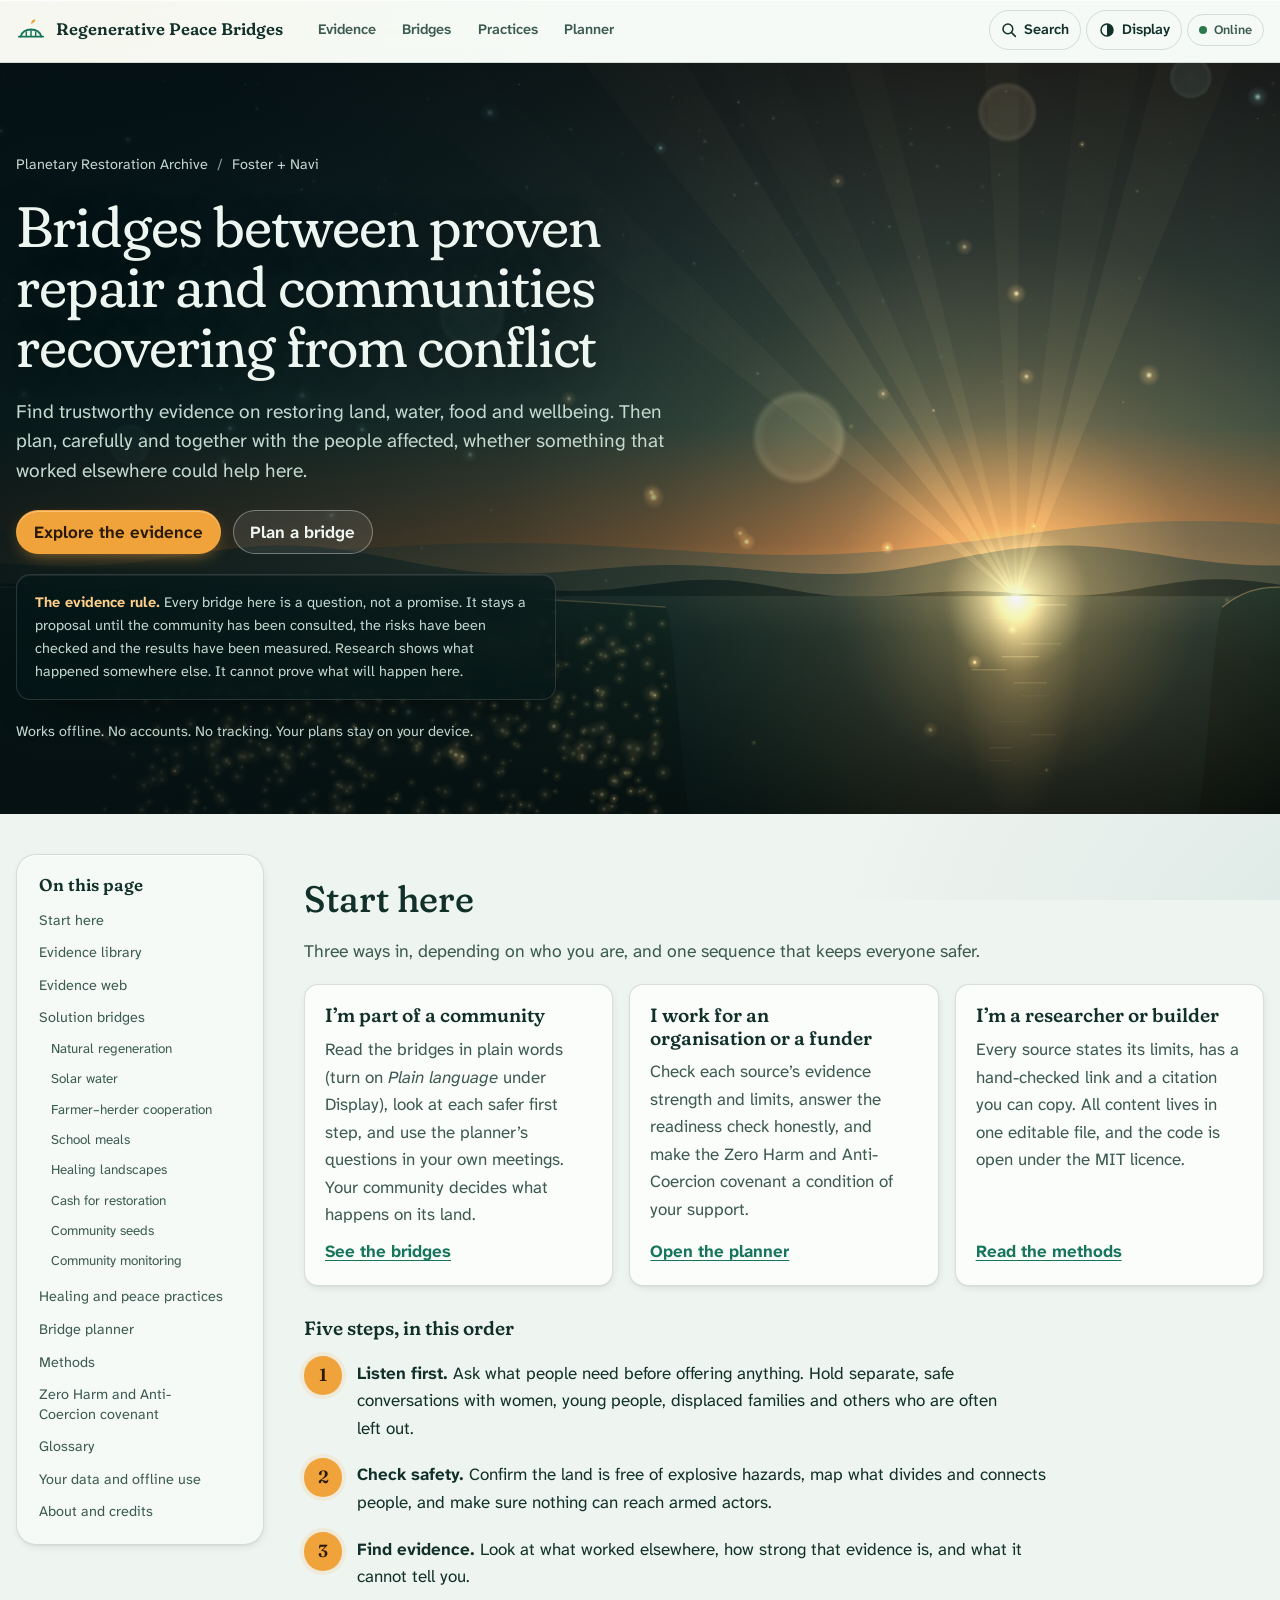
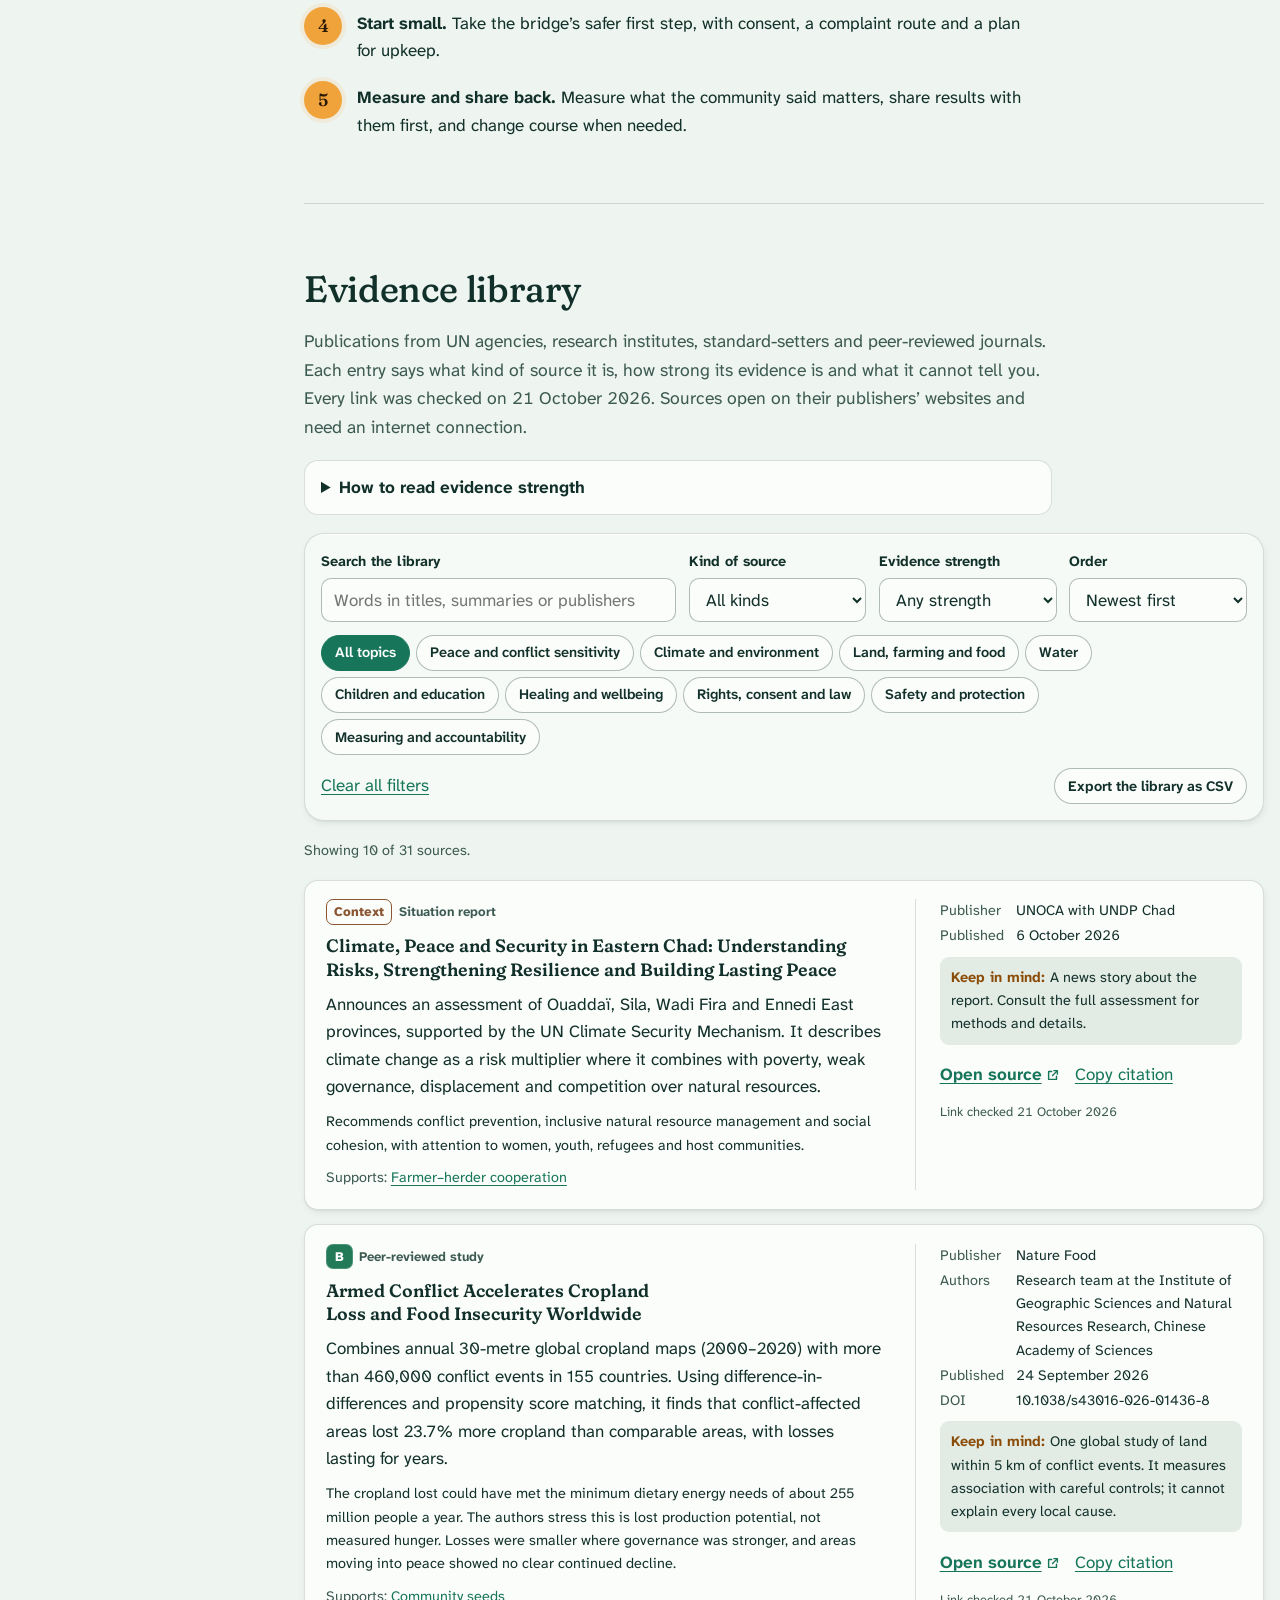
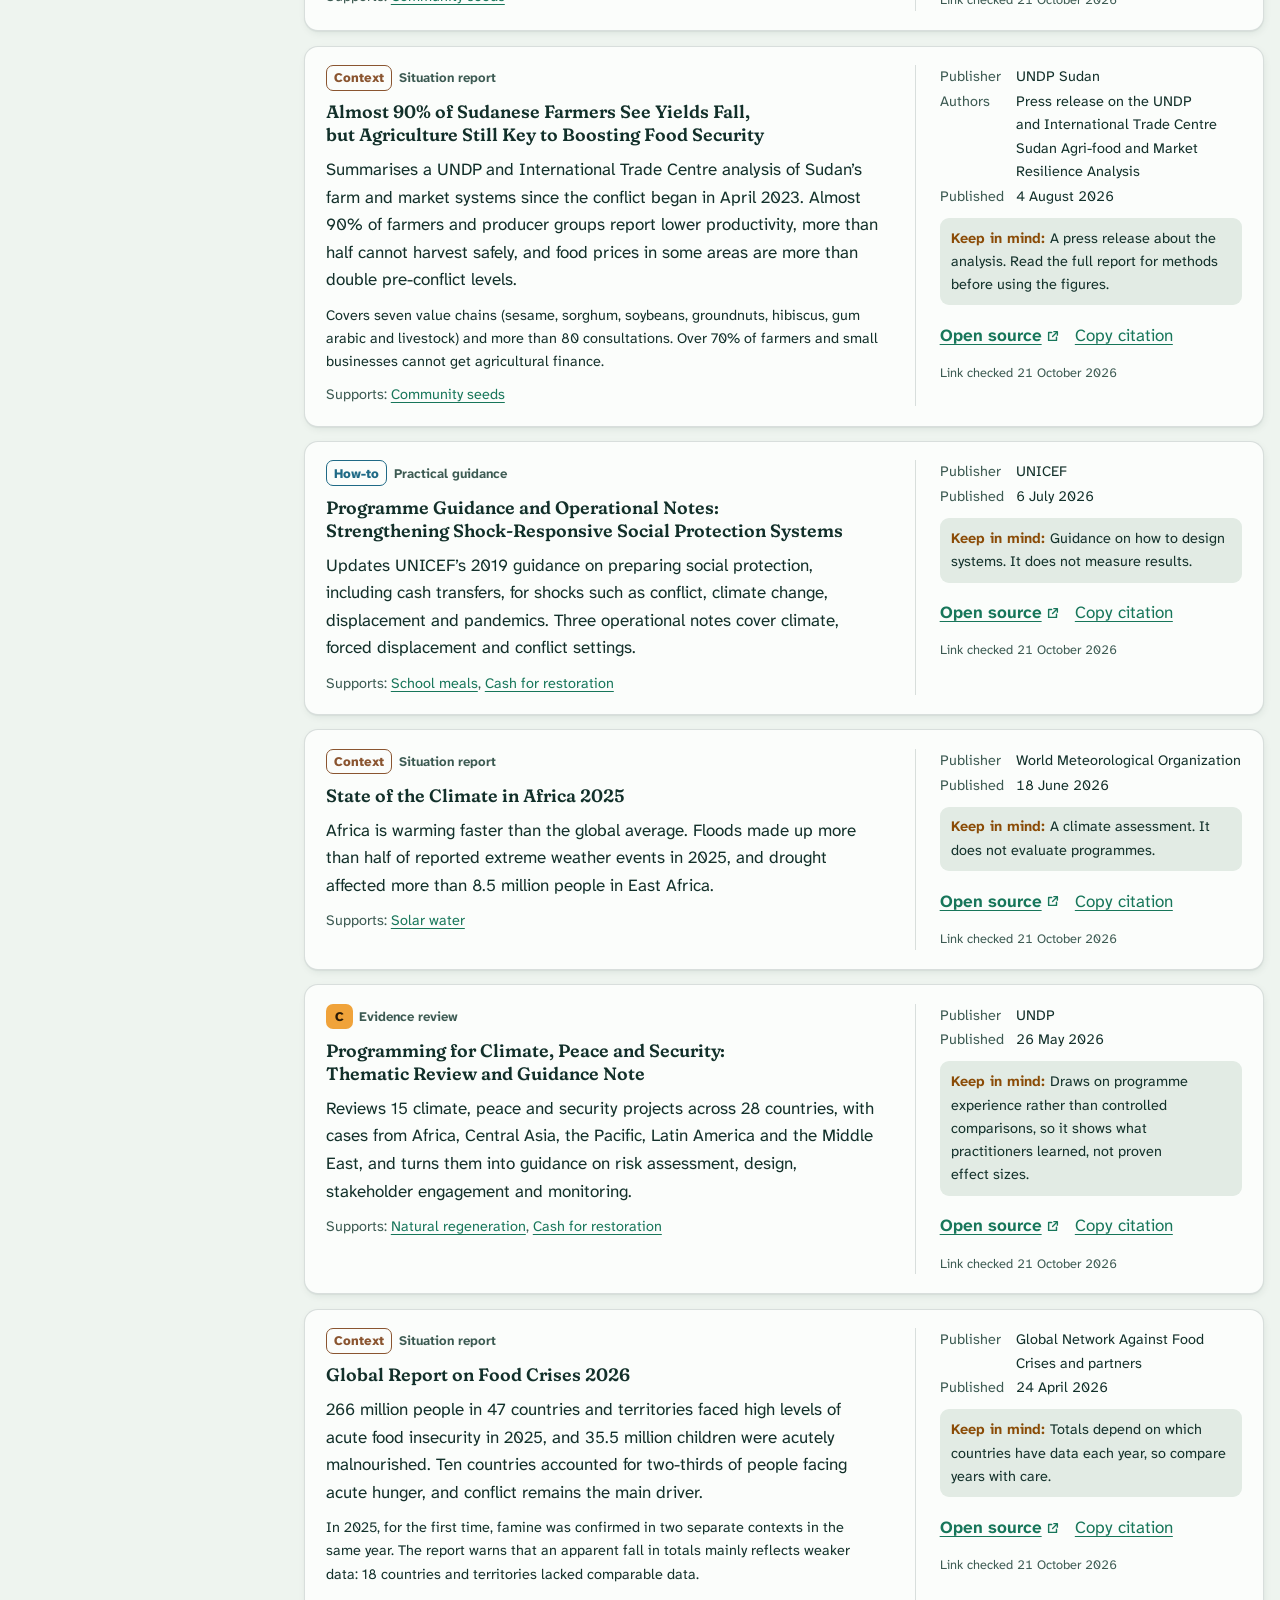
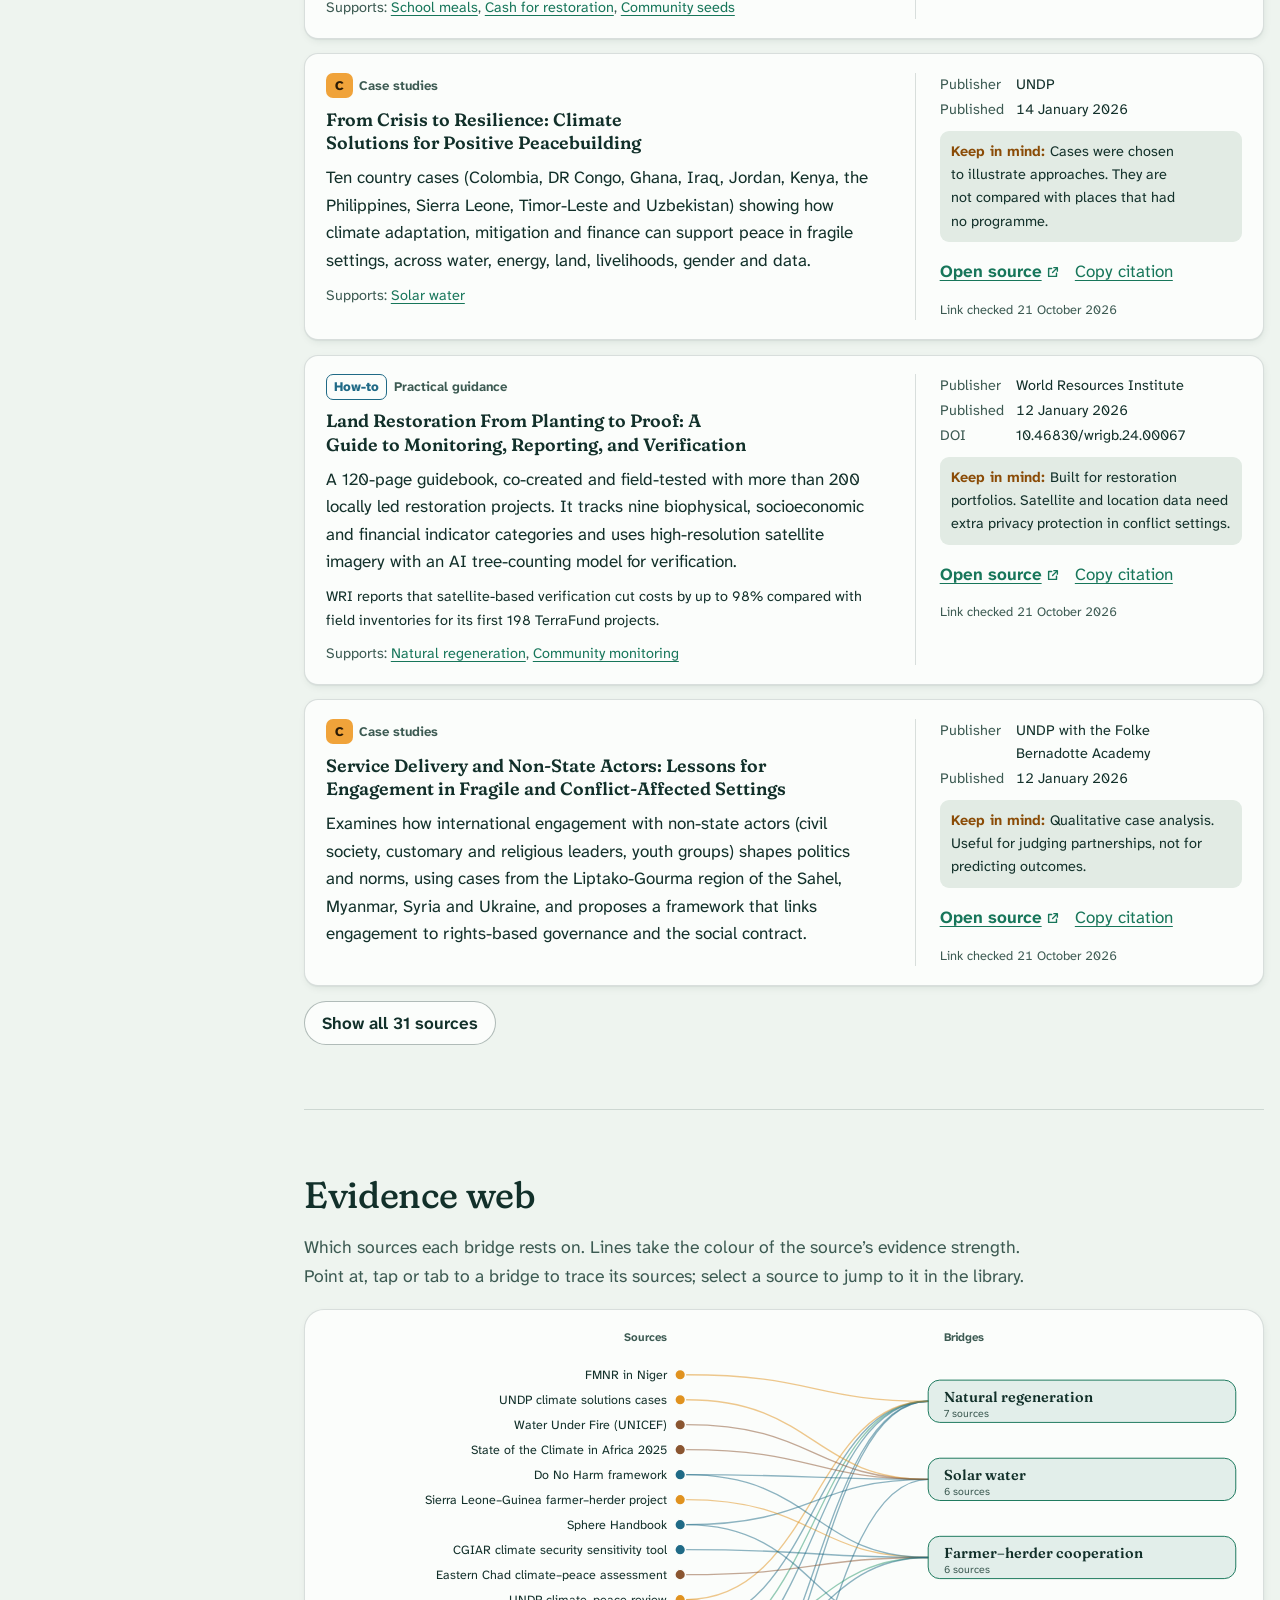
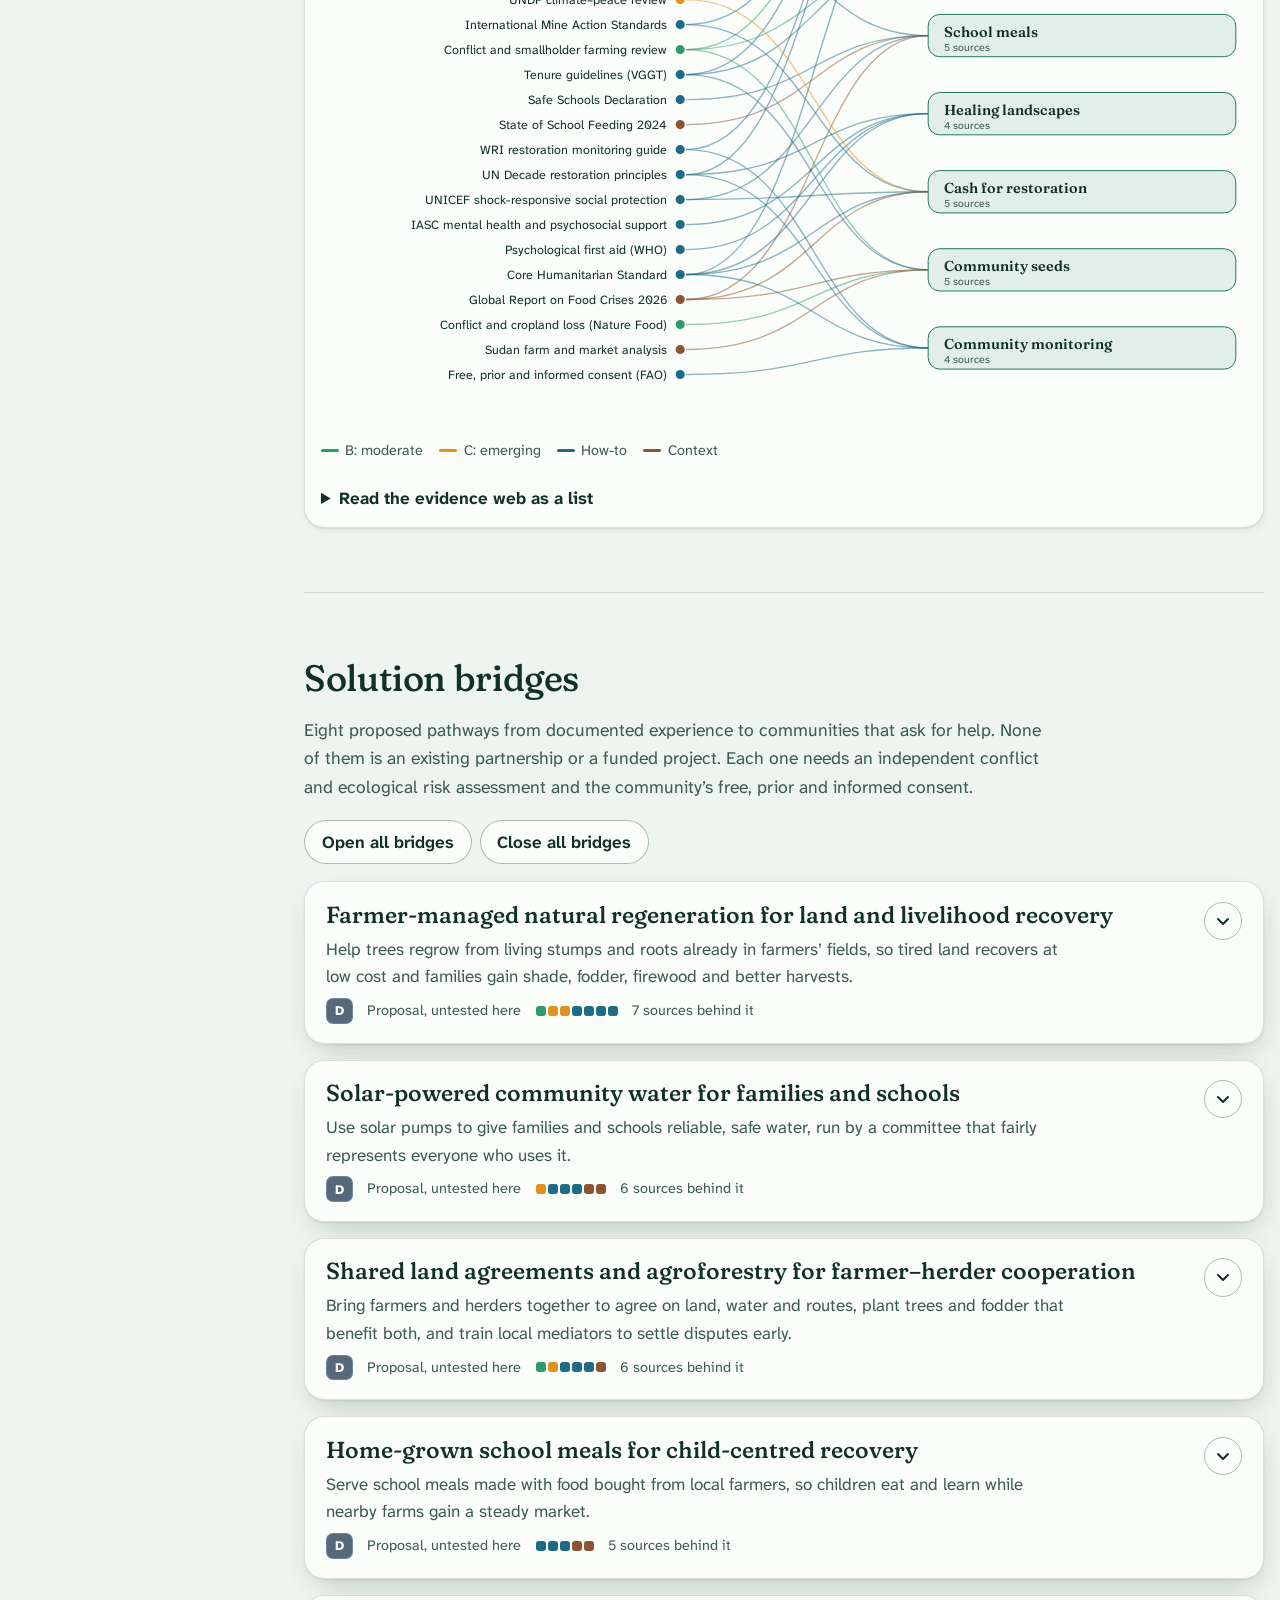
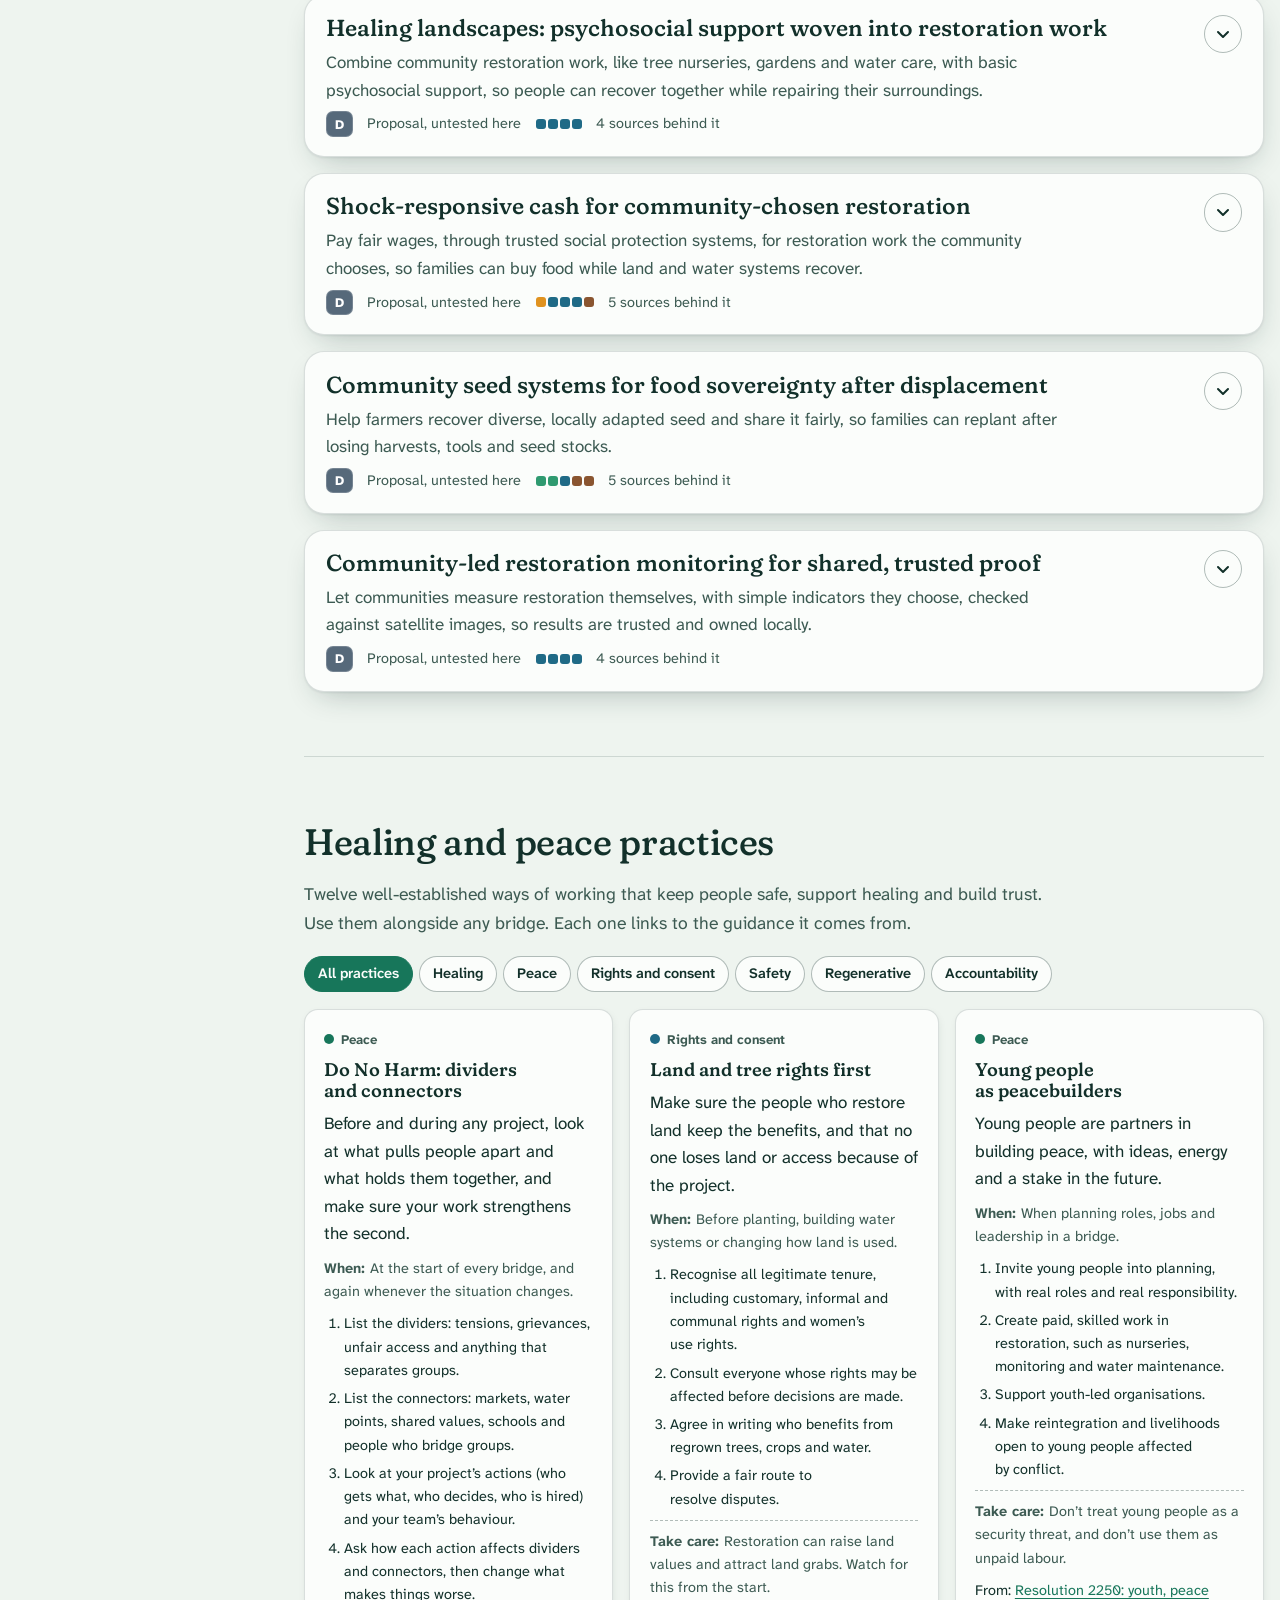
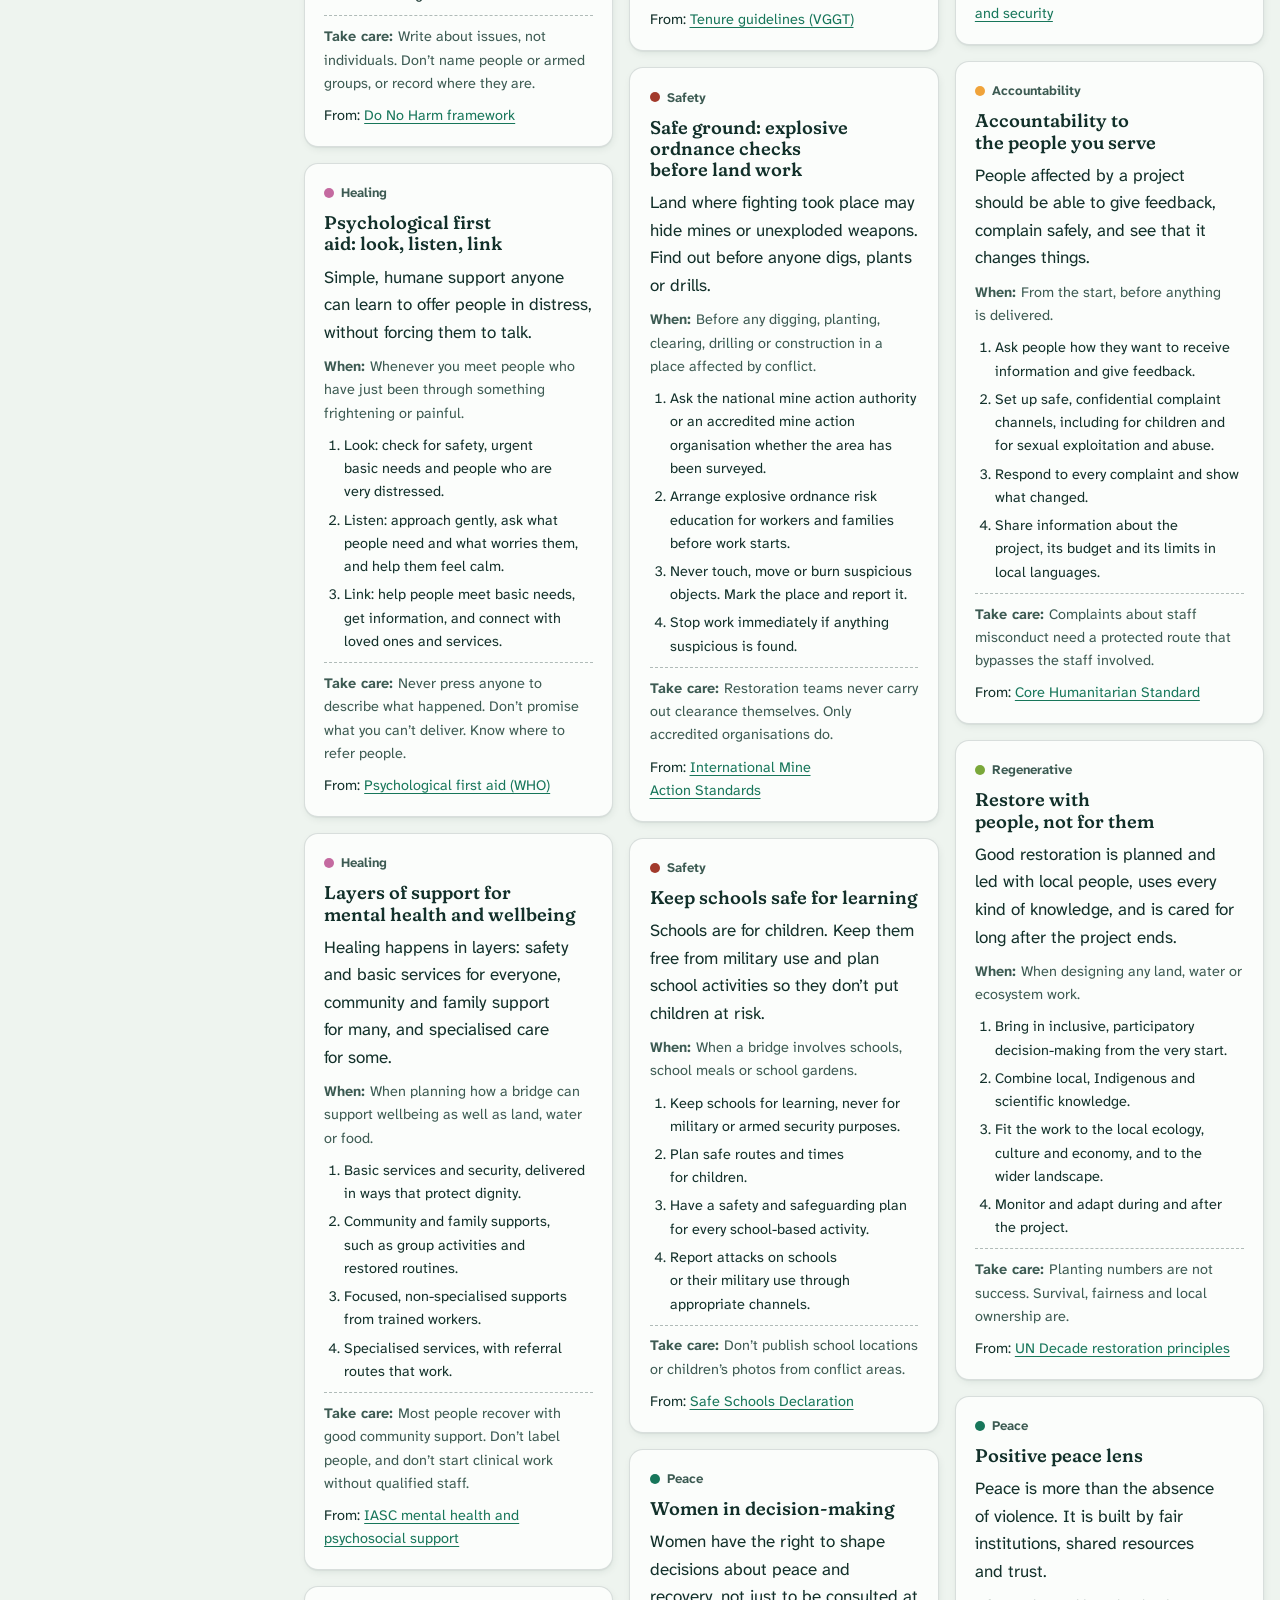
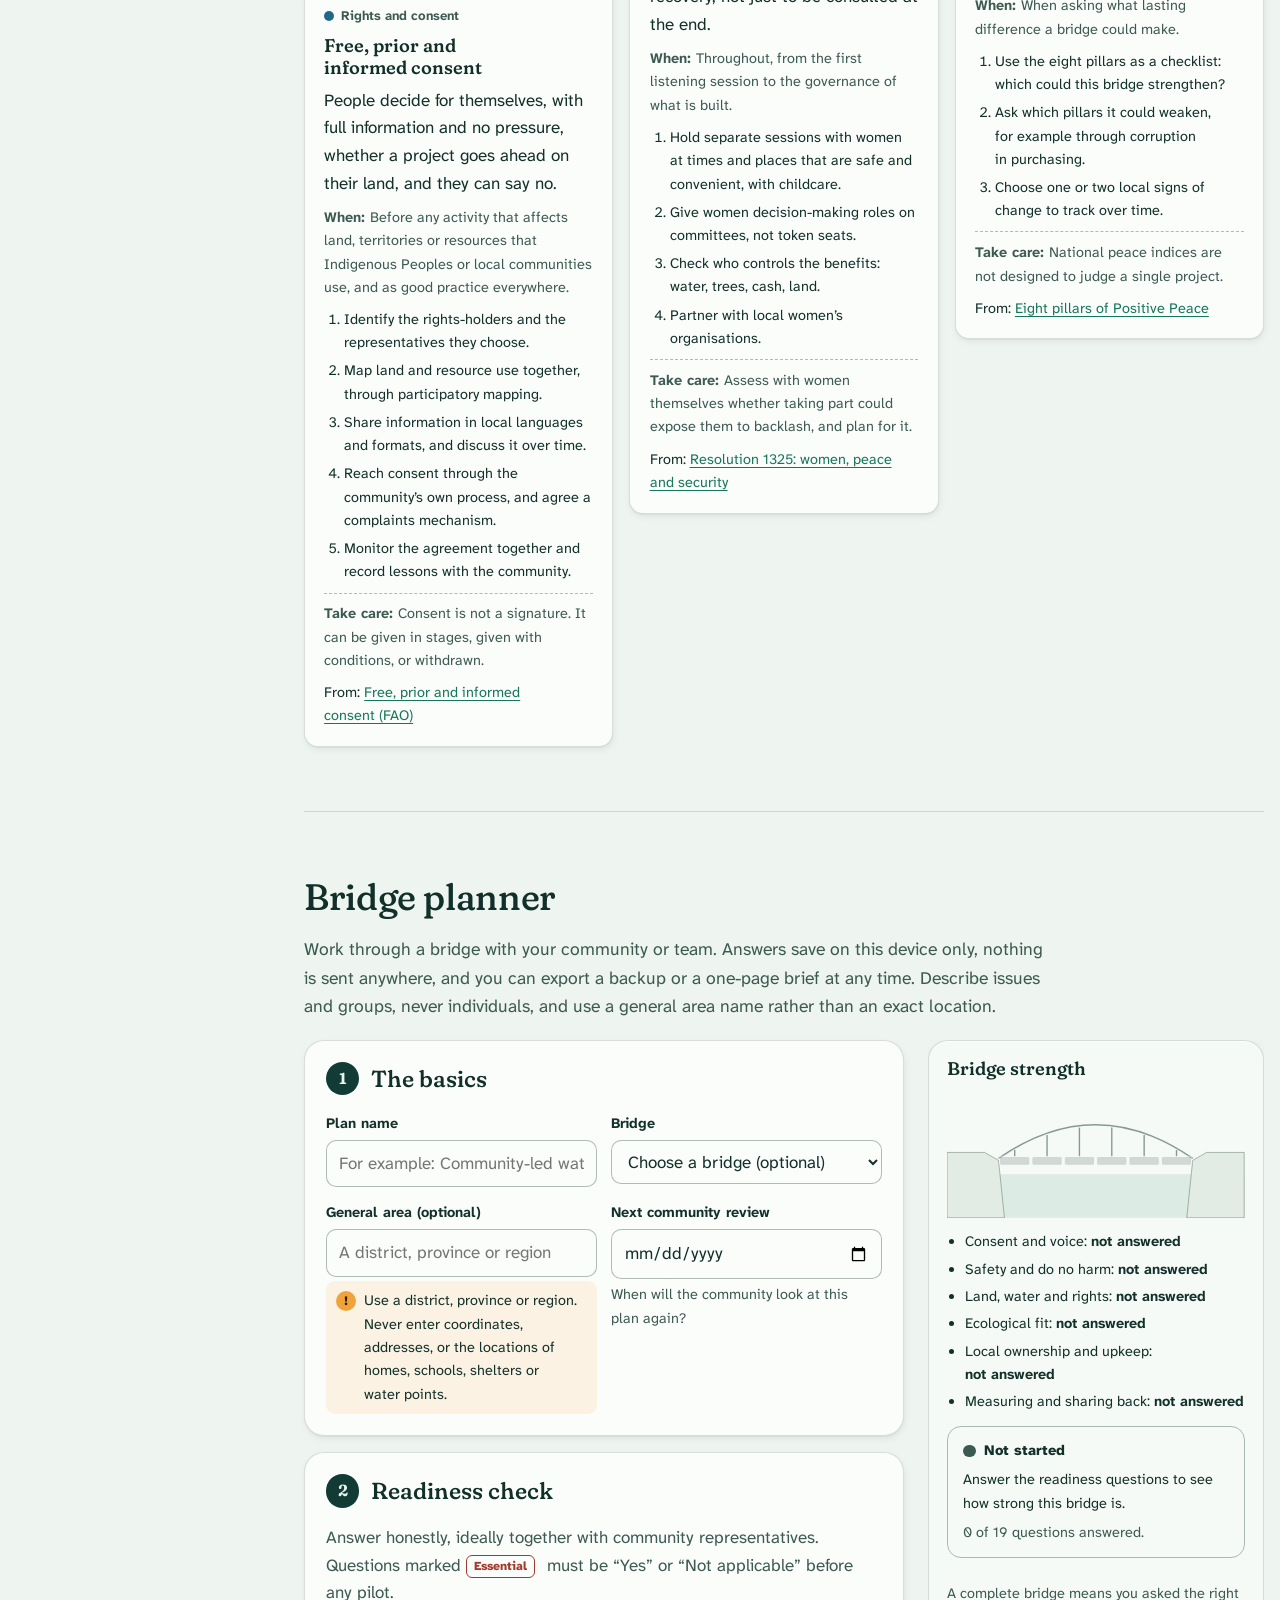
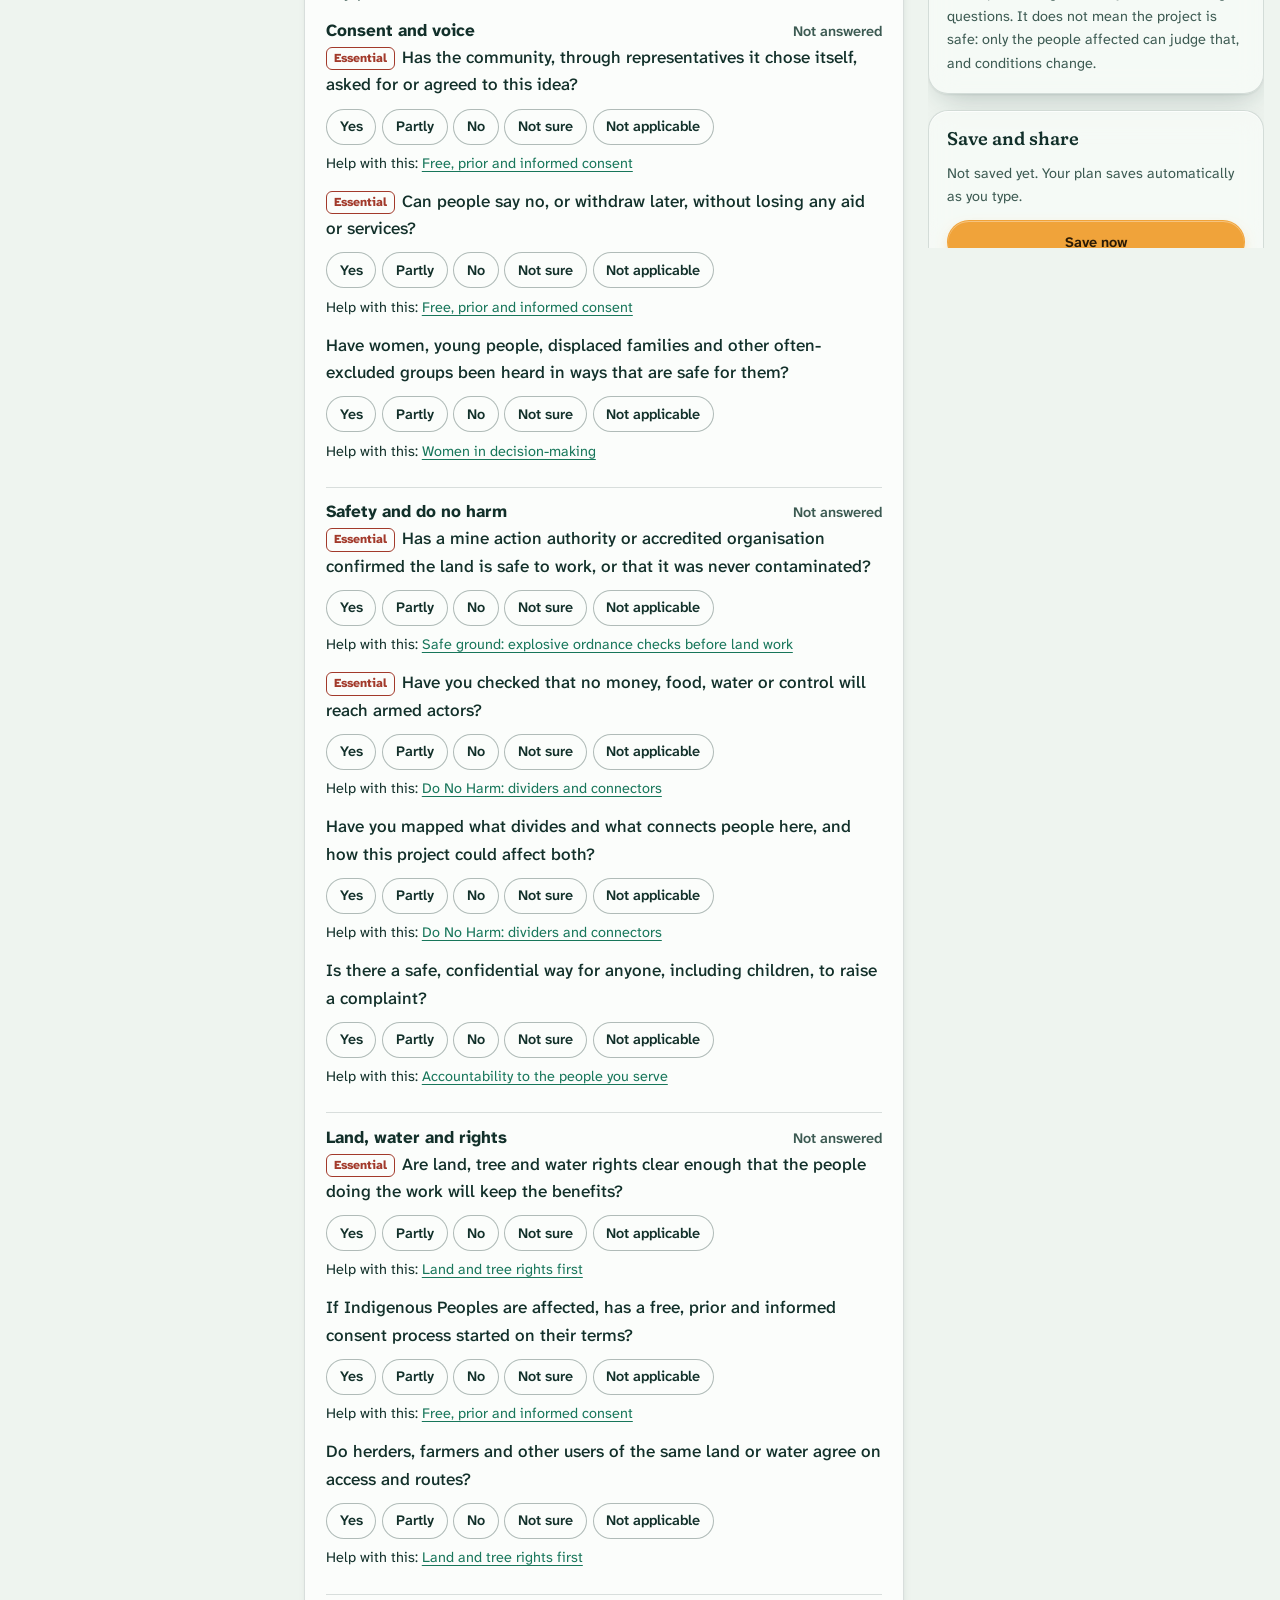
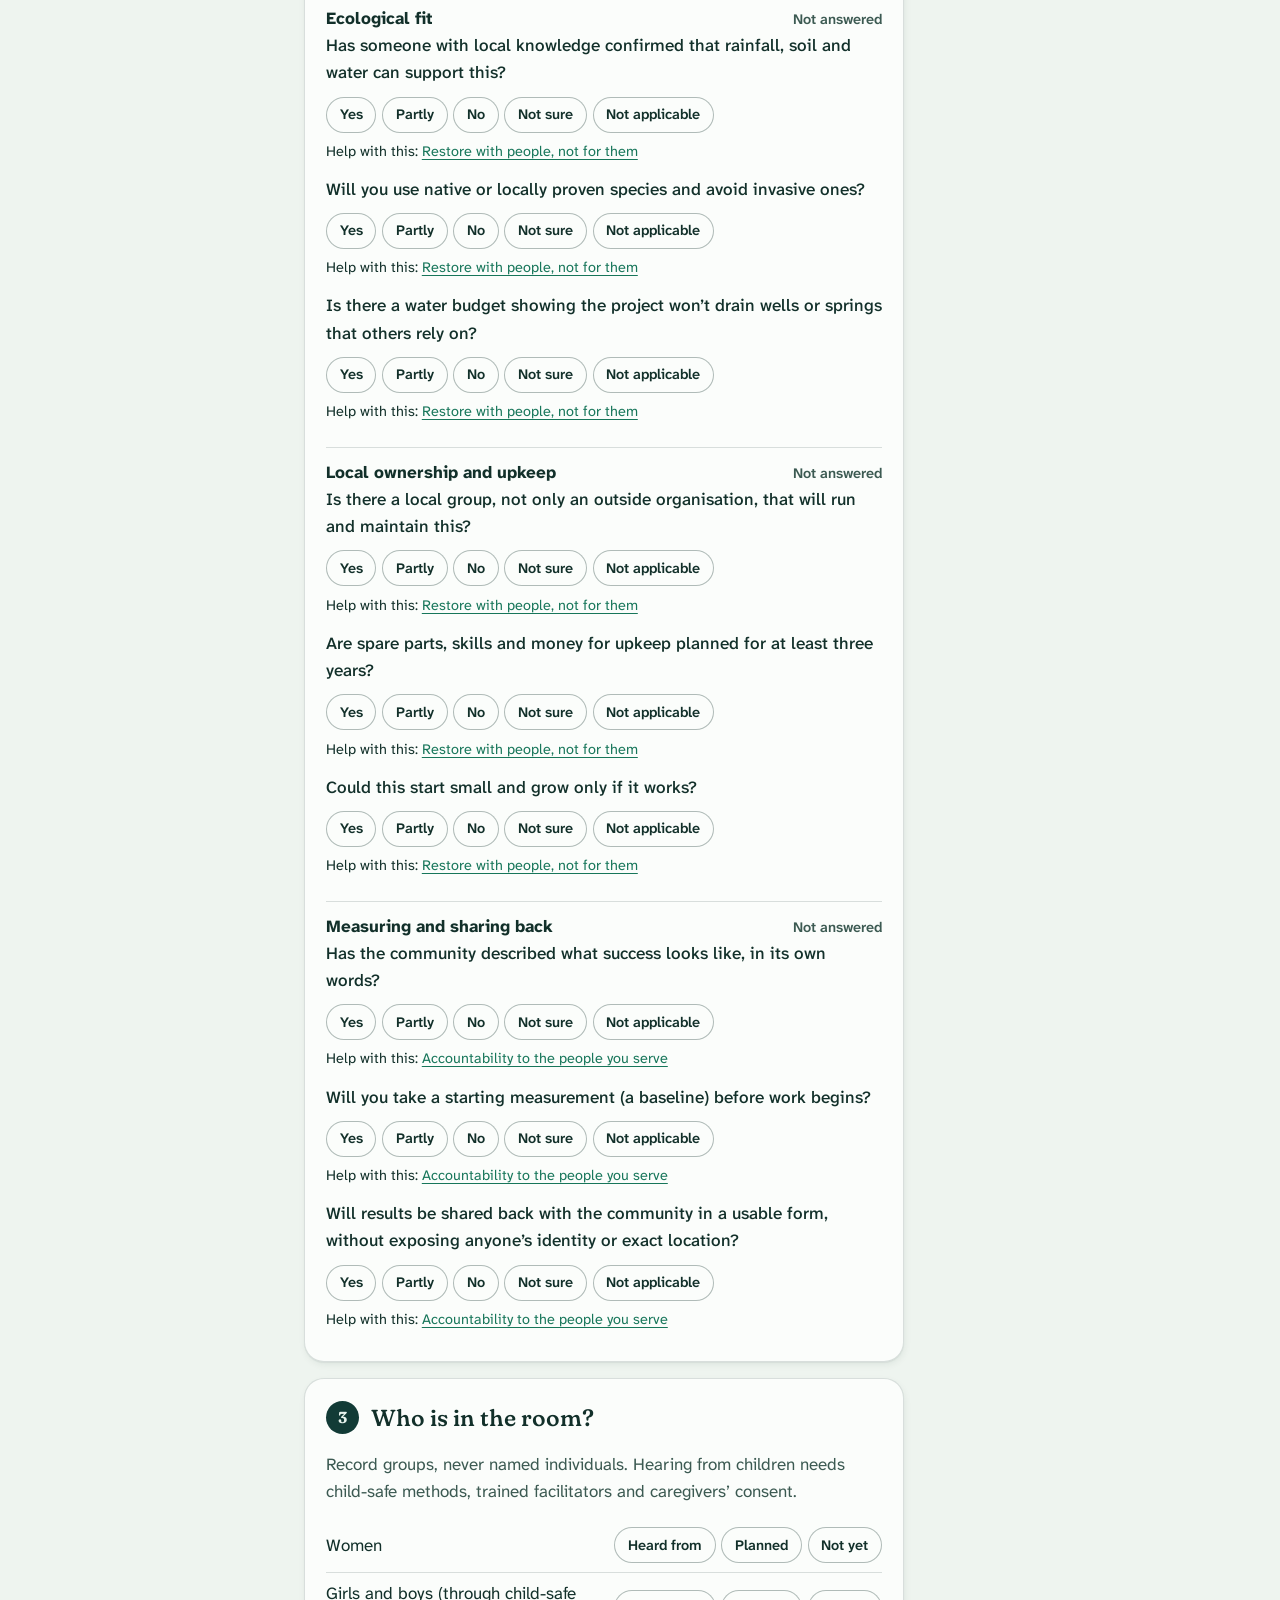
<file: v1/index.html>
<!doctype html>
<html lang="en" dir="ltr">
<head>
<meta charset="utf-8">
<meta name="viewport" content="width=device-width, initial-scale=1, viewport-fit=cover">
<!-- Security: only files from this folder may run or load ("file:" lets the
     folder work when opened directly from disk in every browser). Keep all
     scripts in .js files and all styles in styles.css, or they will be blocked. -->
<meta http-equiv="Content-Security-Policy" content="default-src 'self' file:; script-src 'self' file:; style-src 'self' file:; img-src 'self' file: data: blob:; font-src 'self' file:; connect-src 'self'; manifest-src 'self'; worker-src 'self'; object-src 'none'; base-uri 'none'; form-action 'none'">
<!-- Privacy: never tell external sites which page a reader came from. -->
<meta name="referrer" content="no-referrer">
<title>Regenerative Peace Bridges</title>
<meta name="description" content="An offline-first, evidence-checked guide and planner for bringing proven regenerative, healing and peacebuilding work to communities recovering from conflict, safely and with consent.">
<meta name="color-scheme" content="light dark">
<meta name="theme-color" content="#123b36">
<link rel="manifest" href="manifest.webmanifest">
<link rel="icon" href="icon.svg" type="image/svg+xml">
<link rel="apple-touch-icon" href="apple-touch-icon.png">
<link rel="stylesheet" href="styles.css">
<!-- early.js applies saved display settings before the page is drawn. -->
<script src="early.js"></script>
<!-- data.js holds all editable content; app.js adds the interactive tools.
     Both are classic deferred scripts so the page also works from file://. -->
<script src="data.js" defer></script>
<script src="app.js" defer></script>
</head>
<body>
<a class="skip-link" href="#main">Skip to main content</a>

<!-- =========================================================
     HEADER: brand, search, contents (small screens), display
     settings and the connection status.
     ========================================================= -->
<header class="topbar" id="topbar">
  <div class="topbar__inner">
    <a class="brand" href="#overview" aria-label="Regenerative Peace Bridges, back to top">
      <svg class="brand__mark" viewBox="0 0 32 32" aria-hidden="true" focusable="false">
        <path d="M3 23h26" fill="none" stroke="currentColor" stroke-width="2" stroke-linecap="round"/>
        <path d="M5 23c3-10 19-10 22 0" fill="none" stroke="currentColor" stroke-width="2" stroke-linecap="round"/>
        <path d="M11 23v-5M16 23v-6.6M21 23v-5" fill="none" stroke="currentColor" stroke-width="1.6" stroke-linecap="round"/>
        <path d="M16 9.2c0-2.6 1.9-4.4 4.6-4.6-.1 2.7-1.9 4.5-4.6 4.6Z" class="brand__leaf"/>
      </svg>
      <span class="brand__name"><span class="brand__long">Regenerative </span>Peace Bridges</span>
    </a>
    <nav class="topbar__quick" aria-label="Quick links">
      <a href="#library">Evidence</a>
      <a href="#bridges">Bridges</a>
      <a href="#practices">Practices</a>
      <a href="#planner">Planner</a>
    </nav>
    <div class="topbar__tools">
      <button type="button" class="tool" id="btnSearch" aria-keyshortcuts="/ Control+K" aria-haspopup="dialog">
        <svg class="i" viewBox="0 0 24 24" aria-hidden="true" focusable="false"><circle cx="10.5" cy="10.5" r="6.5" fill="none" stroke="currentColor" stroke-width="2"/><path d="m15.5 15.5 5 5" fill="none" stroke="currentColor" stroke-width="2" stroke-linecap="round"/></svg>
        <span class="tool__label">Search</span>
      </button>
      <button type="button" class="tool tool--narrow" id="btnContents" aria-haspopup="dialog">
        <svg class="i" viewBox="0 0 24 24" aria-hidden="true" focusable="false"><path d="M4 6h16M4 12h16M4 18h10" fill="none" stroke="currentColor" stroke-width="2" stroke-linecap="round"/></svg>
        <span class="tool__label">Contents</span>
      </button>
      <button type="button" class="tool" id="btnDisplay" aria-haspopup="dialog">
        <svg class="i" viewBox="0 0 24 24" aria-hidden="true" focusable="false"><circle cx="12" cy="12" r="8" fill="none" stroke="currentColor" stroke-width="2"/><path d="M12 4a8 8 0 0 1 0 16Z" fill="currentColor"/></svg>
        <span class="tool__label">Display</span>
      </button>
      <span class="status-pill" id="netStatus" role="status">Offline library</span>
    </div>
  </div>
  <div class="topbar__progress" aria-hidden="true"><span id="readProgress"></span></div>
</header>

<!-- =========================================================
     HERO: a dawn scene where points of light gather into a
     bridge between two riverbanks (drawn by app.js on canvas).
     ========================================================= -->
<section class="hero" id="overview" aria-labelledby="hero-title">
  <canvas class="hero__canvas" id="heroCanvas" aria-hidden="true"></canvas>
  <div class="hero__scrim" aria-hidden="true"></div>
  <div class="hero__inner">
    <p class="hero__crumb">Planetary Restoration Archive <span aria-hidden="true">/</span> Foster + Navi</p>
    <h1 id="hero-title">Bridges between proven repair and communities recovering from conflict</h1>
    <p class="hero__lede">Find trustworthy evidence on restoring land, water, food and wellbeing. Then plan, carefully and together with the people affected, whether something that worked elsewhere could help here.</p>
    <div class="hero__actions">
      <a class="btn btn--dawn" href="#library">Explore the evidence</a>
      <a class="btn btn--ghost" href="#planner">Plan a bridge</a>
    </div>
    <div class="hero__rule">
      <p><strong>The evidence rule.</strong> Every bridge here is a question, not a promise. It stays a proposal until the community has been consulted, the risks have been checked and the results have been measured. Research shows what happened somewhere else. It cannot prove what will happen here.</p>
    </div>
    <p class="hero__promise">Works offline. No accounts. No tracking. Your plans stay on your device.</p>
  </div>
  <p class="sr-only">Illustration: at dawn, points of light drift up from one riverbank and gather into a bridge that reaches the other bank.</p>
</section>

<div class="layout">
  <!-- Table of contents. app.js adds live highlighting and sub-sections. -->
  <nav class="toc" id="toc" aria-label="Contents">
    <p class="toc__title">On this page</p>
    <ol class="toc__list" id="tocList">
      <li><a href="#start">Start here</a></li>
      <li><a href="#library">Evidence library</a></li>
      <li><a href="#web">Evidence web</a></li>
      <li><a href="#bridges">Solution bridges</a></li>
      <li><a href="#practices">Healing and peace practices</a></li>
      <li><a href="#planner">Bridge planner</a></li>
      <li><a href="#methods">Methods</a></li>
      <li><a href="#safeguards">Zero Harm and Anti-Coercion</a></li>
      <li><a href="#glossary">Glossary</a></li>
      <li><a href="#data">Your data and offline use</a></li>
      <li><a href="#about">About and credits</a></li>
    </ol>
  </nav>

  <main id="main" tabindex="-1">

    <!-- ===================== START HERE ===================== -->
    <section class="section" id="start" aria-labelledby="start-title">
      <h2 id="start-title">Start here</h2>
      <p class="section__intro">Three ways in, depending on who you are, and one sequence that keeps everyone safer.</p>
      <div class="paths">
        <article class="path">
          <h3>I’m part of a community</h3>
          <p>Read the bridges in plain words (turn on <em>Plain language</em> under Display), look at each safer first step, and use the planner’s questions in your own meetings. Your community decides what happens on its land.</p>
          <a class="path__link" href="#bridges">See the bridges</a>
        </article>
        <article class="path">
          <h3>I work for an organisation or a funder</h3>
          <p>Check each source’s evidence strength and limits, answer the readiness check honestly, and make the Zero Harm and Anti-Coercion covenant a condition of your support.</p>
          <a class="path__link" href="#planner">Open the planner</a>
        </article>
        <article class="path">
          <h3>I’m a researcher or builder</h3>
          <p>Every source states its limits, has a hand-checked link and a citation you can copy. All content lives in one editable file, and the code is open under the MIT licence.</p>
          <a class="path__link" href="#methods">Read the methods</a>
        </article>
      </div>

      <h3 class="steps__title">Five steps, in this order</h3>
      <ol class="steps">
        <li><strong>Listen first.</strong> Ask what people need before offering anything. Hold separate, safe conversations with women, young people, displaced families and others who are often left out.</li>
        <li><strong>Check safety.</strong> Confirm the land is free of explosive hazards, map what divides and connects people, and make sure nothing can reach armed actors.</li>
        <li><strong>Find evidence.</strong> Look at what worked elsewhere, how strong that evidence is, and what it cannot tell you.</li>
        <li><strong>Start small.</strong> Take the bridge’s safer first step, with consent, a complaint route and a plan for upkeep.</li>
        <li><strong>Measure and share back.</strong> Measure what the community said matters, share results with them first, and change course when needed.</li>
      </ol>
    </section>

    <!-- ===================== EVIDENCE LIBRARY ===================== -->
    <section class="section" id="library" aria-labelledby="library-title">
      <h2 id="library-title">Evidence library</h2>
      <p class="section__intro">Publications from UN agencies, research institutes, standard-setters and peer-reviewed journals. Each entry says what kind of source it is, how strong its evidence is and what it cannot tell you. Every link was checked on <time datetime="2026-10-21">21 October 2026</time>. Sources open on their publishers’ websites and need an internet connection.</p>

      <details class="ladder" id="ladder">
        <summary>How to read evidence strength</summary>
        <div class="ladder__body">
          <dl class="ladder__list">
            <div><dt><span class="grade grade--A">A</span> Strong</dt><dd>Several independent, rigorous studies agree.</dd></div>
            <div><dt><span class="grade grade--B">B</span> Moderate</dt><dd>A rigorous study, a large-data analysis, or a review of many studies.</dd></div>
            <div><dt><span class="grade grade--C">C</span> Emerging</dt><dd>Before-and-after results, case studies or programme experience, without a comparison group.</dd></div>
            <div><dt><span class="grade grade--D">D</span> Untested here</dt><dd>An idea or proposal with no measured results yet in this context. Every bridge starts here.</dd></div>
            <div><dt><span class="grade grade--howto">How-to</span></dt><dd>Guidance, standards and law tell you how to act well. They are not proof that something works.</dd></div>
            <div><dt><span class="grade grade--context">Context</span></dt><dd>Situation reports describe a problem. They do not test solutions.</dd></div>
          </dl>
          <p class="note">These grades are editorial labels written for this tool. They are not an independent systematic appraisal. Publication dates are not the dates when impacts were observed.</p>
        </div>
      </details>

      <div class="filters" id="libraryFilters" hidden></div>
      <p class="filters__count" id="libraryCount" role="status"></p>
      <div class="library" id="libraryMount">
<!-- prerender:library -->
<article class="doc" id="doc-undp-cps-2026">
<div class="doc__badges"><span class="grade grade--C">C</span><span class="doc__type">Evidence review</span></div>
<h3>Programming for Climate, Peace and Security: Thematic Review and Guidance Note</h3>
<p class="doc__summary">Reviews 15 climate, peace and security projects across 28 countries, with cases from Africa, Central Asia, the Pacific, Latin America and the Middle East, and turns them into guidance on risk assessment, design, stakeholder engagement and monitoring.</p>
<p class="note">UNDP. 26 May 2026.</p>
<p class="doc__limits"><strong>Keep in mind: </strong>Draws on programme experience rather than controlled comparisons, so it shows what practitioners learned, not proven effect sizes.</p>
<div class="doc__actions"><a class="ext" href="https://www.undp.org/publications/programming-climate-peace-and-security-thematic-review-and-guidance-note" target="_blank" rel="noopener noreferrer">Open source</a><span class="doc__checked">Link checked 21 October 2026</span></div>
</article>
<article class="doc" id="doc-undp-positive-peace-2026">
<div class="doc__badges"><span class="grade grade--C">C</span><span class="doc__type">Case studies</span></div>
<h3>From Crisis to Resilience: Climate Solutions for Positive Peacebuilding</h3>
<p class="doc__summary">Ten country cases (Colombia, DR Congo, Ghana, Iraq, Jordan, Kenya, the Philippines, Sierra Leone, Timor-Leste and Uzbekistan) showing how climate adaptation, mitigation and finance can support peace in fragile settings, across water, energy, land, livelihoods, gender and data.</p>
<p class="note">UNDP. 14 January 2026.</p>
<p class="doc__limits"><strong>Keep in mind: </strong>Cases were chosen to illustrate approaches. They are not compared with places that had no programme.</p>
<div class="doc__actions"><a class="ext" href="https://www.undp.org/publications/crisis-resilience-climate-solutions-positive-peacebuilding" target="_blank" rel="noopener noreferrer">Open source</a><span class="doc__checked">Link checked 21 October 2026</span></div>
</article>
<article class="doc" id="doc-unicef-srsp-2026">
<div class="doc__badges"><span class="grade grade--howto">How-to</span><span class="doc__type">Practical guidance</span></div>
<h3>Programme Guidance and Operational Notes: Strengthening Shock-Responsive Social Protection Systems</h3>
<p class="doc__summary">Updates UNICEF’s 2019 guidance on preparing social protection, including cash transfers, for shocks such as conflict, climate change, displacement and pandemics. Three operational notes cover climate, forced displacement and conflict settings.</p>
<p class="note">UNICEF. 6 July 2026.</p>
<p class="doc__limits"><strong>Keep in mind: </strong>Guidance on how to design systems. It does not measure results.</p>
<div class="doc__actions"><a class="ext" href="https://www.unicef.org/documents/programme-guidance-and-operational-notes-strengthening-shock-responsive-social-protection" target="_blank" rel="noopener noreferrer">Open source</a><span class="doc__checked">Link checked 21 October 2026</span></div>
</article>
<article class="doc" id="doc-wri-mrv-2026">
<div class="doc__badges"><span class="grade grade--howto">How-to</span><span class="doc__type">Practical guidance</span></div>
<h3>Land Restoration From Planting to Proof: A Guide to Monitoring, Reporting, and Verification</h3>
<p class="doc__summary">A 120-page guidebook, co-created and field-tested with more than 200 locally led restoration projects. It tracks nine biophysical, socioeconomic and financial indicator categories and uses high-resolution satellite imagery with an AI tree-counting model for verification.</p>
<p class="note">World Resources Institute. 12 January 2026.</p>
<p class="doc__limits"><strong>Keep in mind: </strong>Built for restoration portfolios. Satellite and location data need extra privacy protection in conflict settings.</p>
<div class="doc__actions"><a class="ext" href="https://www.wri.org/research/land-restoration-planting-proof-guide-monitoring-reporting-and-verification" target="_blank" rel="noopener noreferrer">Open source</a><span class="doc__checked">Link checked 21 October 2026</span></div>
</article>
<article class="doc" id="doc-nature-food-2026">
<div class="doc__badges"><span class="grade grade--B">B</span><span class="doc__type">Peer-reviewed study</span></div>
<h3>Armed Conflict Accelerates Cropland Loss and Food Insecurity Worldwide</h3>
<p class="doc__summary">Combines annual 30-metre global cropland maps (2000–2020) with more than 460,000 conflict events in 155 countries. Using difference-in-differences and propensity score matching, it finds that conflict-affected areas lost 23.7% more cropland than comparable areas, with losses lasting for years.</p>
<p class="note">Nature Food. 24 September 2026.</p>
<p class="doc__limits"><strong>Keep in mind: </strong>One global study of land within 5 km of conflict events. It measures association with careful controls; it cannot explain every local cause.</p>
<div class="doc__actions"><a class="ext" href="https://www.nature.com/articles/s43016-026-01436-8" target="_blank" rel="noopener noreferrer">Open source</a><span class="doc__checked">Link checked 21 October 2026</span></div>
</article>
<article class="doc" id="doc-pbf-sl-gn-2024">
<div class="doc__badges"><span class="grade grade--C">C</span><span class="doc__type">Programme evaluation</span></div>
<h3>Building Cross-Border Peace and Strengthening Sustainable Livelihoods of Cattle Herders and Crop Farmers in Sierra Leone and Guinea: Endline Assessment</h3>
<p class="doc__summary">Endline assessment of a USD 4.55 million project (2021–2024) run by WFP, IOM and Talking Drum Studio with both governments in Falaba (Sierra Leone) and Faranah (Guinea). Households reporting a farmer–herder dispute in the past year fell from 41% to 8.6%, and 96.5% of reported disputes were resolved.</p>
<p class="note">UN Peacebuilding Fund. June 2024.</p>
<p class="doc__limits"><strong>Keep in mind: </strong>A before-and-after survey with no comparison group and some convenience sampling, so not every improvement can be credited to the project.</p>
<div class="doc__actions"><a class="ext" href="https://www.un.org/peacebuilding/sites/www.un.org.peacebuilding/files/documents/pbf_cross-border_sl-gui_assessment_report.pdf" target="_blank" rel="noopener noreferrer">Open source</a><span class="doc__checked">Link checked 21 October 2026</span></div>
</article>
<article class="doc" id="doc-cgiar-csst-2024">
<div class="doc__badges"><span class="grade grade--howto">How-to</span><span class="doc__type">Practical guidance</span></div>
<h3>Climate Security Sensitivity Tool: IPSR Innovation Profile</h3>
<p class="doc__summary">A two-step assessment for judging the peace potential of climate adaptation work. It checks whether a climate programme fits the conflict context where it operates and recommends changes to improve that fit.</p>
<p class="note">CGIAR (Alliance of Bioversity International and CIAT). October 2024.</p>
<p class="doc__limits"><strong>Keep in mind: </strong>A design tool. On its own it does not show that adjusted programmes reduce conflict.</p>
<div class="doc__actions"><a class="ext" href="https://alliancebioversityciat.org/publications-data/climate-security-sensitivity-tool" target="_blank" rel="noopener noreferrer">Open source</a><span class="doc__checked">Link checked 21 October 2026</span></div>
</article>
<article class="doc" id="doc-conag-review-2025">
<div class="doc__badges"><span class="grade grade--B">B</span><span class="doc__type">Evidence review</span></div>
<h3>The Impact of Violent Conflict on Smallholder Agriculture: A Scoping Review</h3>
<p class="doc__summary">Maps 85 publications (2000–2024) on how violent conflict harms smallholder farming: destruction and looting of crops, tools and irrigation; theft of livestock; abandonment and displacement; seed insecurity; and broken markets, inputs and labour.</p>
<p class="note">ConAg Network (University College Dublin and University of Ibadan). September 2025.</p>
<p class="doc__limits"><strong>Keep in mind: </strong>A scoping review maps what has been studied. It does not weigh study quality or pool results.</p>
<div class="doc__actions"><a class="ext" href="https://www.ucd.ie/cpcr/t4media/ConAg%20Project%20-%202025%20-%20The%20impact%20of%20violent%20conflict%20on%20smallholder%20agriculture%20-%20Scoping%20review.pdf" target="_blank" rel="noopener noreferrer">Open source</a><span class="doc__checked">Link checked 21 October 2026</span></div>
</article>
<article class="doc" id="doc-undp-itc-sudan-2026">
<div class="doc__badges"><span class="grade grade--context">Context</span><span class="doc__type">Situation report</span></div>
<h3>Almost 90% of Sudanese Farmers See Yields Fall, but Agriculture Still Key to Boosting Food Security</h3>
<p class="doc__summary">Summarises a UNDP and International Trade Centre analysis of Sudan’s farm and market systems since the conflict began in April 2023. Almost 90% of farmers and producer groups report lower productivity, more than half cannot harvest safely, and food prices in some areas are more than double pre-conflict levels.</p>
<p class="note">UNDP Sudan. 4 August 2026.</p>
<p class="doc__limits"><strong>Keep in mind: </strong>A press release about the analysis. Read the full report for methods before using the figures.</p>
<div class="doc__actions"><a class="ext" href="https://www.undp.org/sudan/press-releases/almost-90-sudanese-farmers-see-yields-fall-agriculture-still-key-boosting-food-security" target="_blank" rel="noopener noreferrer">Open source</a><span class="doc__checked">Link checked 21 October 2026</span></div>
</article>
<article class="doc" id="doc-wmo-africa-2025">
<div class="doc__badges"><span class="grade grade--context">Context</span><span class="doc__type">Situation report</span></div>
<h3>State of the Climate in Africa 2025</h3>
<p class="doc__summary">Africa is warming faster than the global average. Floods made up more than half of reported extreme weather events in 2025, and drought affected more than 8.5 million people in East Africa.</p>
<p class="note">World Meteorological Organization. 18 June 2026.</p>
<p class="doc__limits"><strong>Keep in mind: </strong>A climate assessment. It does not evaluate programmes.</p>
<div class="doc__actions"><a class="ext" href="https://wmo.int/resources/publication-series/state-of-climate-africa/state-of-climate-africa-2025" target="_blank" rel="noopener noreferrer">Open source</a><span class="doc__checked">Link checked 21 October 2026</span></div>
</article>
<article class="doc" id="doc-undp-fba-nonstate-2026">
<div class="doc__badges"><span class="grade grade--C">C</span><span class="doc__type">Case studies</span></div>
<h3>Service Delivery and Non-State Actors: Lessons for Engagement in Fragile and Conflict-Affected Settings</h3>
<p class="doc__summary">Examines how international engagement with non-state actors (civil society, customary and religious leaders, youth groups) shapes politics and norms, using cases from the Liptako-Gourma region of the Sahel, Myanmar, Syria and Ukraine, and proposes a framework that links engagement to rights-based governance and the social contract.</p>
<p class="note">UNDP with the Folke Bernadotte Academy. 12 January 2026.</p>
<p class="doc__limits"><strong>Keep in mind: </strong>Qualitative case analysis. Useful for judging partnerships, not for predicting outcomes.</p>
<div class="doc__actions"><a class="ext" href="https://www.undp.org/publications/service-delivery-and-non-state-actors-lessons-engagement-fragile-and-conflict-affected-settings" target="_blank" rel="noopener noreferrer">Open source</a><span class="doc__checked">Link checked 21 October 2026</span></div>
</article>
<article class="doc" id="doc-unoca-chad-2026">
<div class="doc__badges"><span class="grade grade--context">Context</span><span class="doc__type">Situation report</span></div>
<h3>Climate, Peace and Security in Eastern Chad: Understanding Risks, Strengthening Resilience and Building Lasting Peace</h3>
<p class="doc__summary">Announces an assessment of Ouaddaï, Sila, Wadi Fira and Ennedi East provinces, supported by the UN Climate Security Mechanism. It describes climate change as a risk multiplier where it combines with poverty, weak governance, displacement and competition over natural resources.</p>
<p class="note">UNOCA with UNDP Chad. 6 October 2026.</p>
<p class="doc__limits"><strong>Keep in mind: </strong>A news story about the report. Consult the full assessment for methods and details.</p>
<div class="doc__actions"><a class="ext" href="https://unoca.unmissions.org/en/news/climate-peace-and-security-in-eastern-chad-understanding-risks-strengthening-resilience" target="_blank" rel="noopener noreferrer">Open source</a><span class="doc__checked">Link checked 21 October 2026</span></div>
</article>
<article class="doc" id="doc-cda-dnh">
<div class="doc__badges"><span class="grade grade--howto">How-to</span><span class="doc__type">Practical guidance</span></div>
<h3>Do No Harm (Local Capacities for Peace) Framework</h3>
<p class="doc__summary">A widely used way to check how aid and development work affects conflict. It asks what divides people and what connects them, how a project’s actions and staff behaviour strengthen or weaken each, and what small changes would do better.</p>
<p class="note">CDA Collaborative Learning. Since 1993.</p>
<p class="doc__limits"><strong>Keep in mind: </strong>An analysis method. Its value depends on honest, inclusive local analysis, repeated as things change.</p>
<div class="doc__actions"><a class="ext" href="https://www.cdacollaborative.org/cdaproject/the-do-no-harm-project/" target="_blank" rel="noopener noreferrer">Open source</a><span class="doc__checked">Link checked 21 October 2026</span></div>
</article>
<article class="doc" id="doc-who-pfa-2011">
<div class="doc__badges"><span class="grade grade--howto">How-to</span><span class="doc__type">Practical guidance</span></div>
<h3>Psychological First Aid: Guide for Field Workers</h3>
<p class="doc__summary">Humane, practical support for people after extremely distressing events, built around three action principles (look, listen and link) and centred on people’s dignity, culture and abilities.</p>
<p class="note">WHO, War Trauma Foundation and World Vision International. 2 October 2011.</p>
<p class="doc__limits"><strong>Keep in mind: </strong>Psychological first aid is basic support. It is not counselling or treatment, and it should connect people to specialised care when they need it.</p>
<div class="doc__actions"><a class="ext" href="https://www.who.int/publications/i/item/9789241548205" target="_blank" rel="noopener noreferrer">Open source</a><span class="doc__checked">Link checked 21 October 2026</span></div>
</article>
<article class="doc" id="doc-iasc-mhpss-2007">
<div class="doc__badges"><span class="grade grade--howto">How-to</span><span class="doc__type">Standard or principles</span></div>
<h3>IASC Guidelines on Mental Health and Psychosocial Support in Emergency Settings</h3>
<p class="doc__summary">Sets six core principles (human rights and equity, participation, do no harm, building on available resources and capacities, integrated support systems, and multi-layered supports) and a four-layer pyramid that runs from basic services and security up to specialised services.</p>
<p class="note">Inter-Agency Standing Committee. 2007.</p>
<p class="doc__limits"><strong>Keep in mind: </strong>Global guidelines. They must be adapted to local culture, services and language.</p>
<div class="doc__actions"><a class="ext" href="https://www.afro.who.int/sites/default/files/2017-06/guidelines_iasc_mental_health_psychosocial.pdf" target="_blank" rel="noopener noreferrer">Open source</a><span class="doc__checked">Link checked 21 October 2026</span></div>
</article>
<article class="doc" id="doc-fao-fpic-2016">
<div class="doc__badges"><span class="grade grade--howto">How-to</span><span class="doc__type">Practical guidance</span></div>
<h3>Free Prior and Informed Consent: An Indigenous Peoples’ Right and a Good Practice for Local Communities</h3>
<p class="doc__summary">A manual for project practitioners. Consent must be free of coercion, sought before activities begin, informed in local languages and formats, and decided through the community’s own processes, with the right to say yes, no, or yes with conditions, and to withdraw later.</p>
<p class="note">FAO. 2016.</p>
<p class="doc__limits"><strong>Keep in mind: </strong>A practice manual. Applying it well takes time, local facilitators and a willingness to accept a ‘no’.</p>
<div class="doc__actions"><a class="ext" href="https://www.fao.org/3/I6190E/i6190e.pdf" target="_blank" rel="noopener noreferrer">Open source</a><span class="doc__checked">Link checked 21 October 2026</span></div>
</article>
<article class="doc" id="doc-fao-vggt">
<div class="doc__badges"><span class="grade grade--howto">How-to</span><span class="doc__type">Standard or principles</span></div>
<h3>Voluntary Guidelines on the Responsible Governance of Tenure of Land, Fisheries and Forests (VGGT)</h3>
<p class="doc__summary">The global reference for responsible land, fisheries and forest tenure. It aims to promote secure tenure rights and fair access, and covers public, private, communal, Indigenous, customary and informal tenure.</p>
<p class="note">FAO and the Committee on World Food Security. 2012.</p>
<p class="doc__limits"><strong>Keep in mind: </strong>Voluntary guidelines. They guide good practice but are not binding law in themselves.</p>
<div class="doc__actions"><a class="ext" href="https://www.fao.org/tenure/resources/collections/voluntary-guidelines/en" target="_blank" rel="noopener noreferrer">Open source</a><span class="doc__checked">Link checked 21 October 2026</span></div>
</article>
<article class="doc" id="doc-sphere-2018">
<div class="doc__badges"><span class="grade grade--howto">How-to</span><span class="doc__type">Standard or principles</span></div>
<h3>The Sphere Handbook: Humanitarian Charter and Minimum Standards in Humanitarian Response</h3>
<p class="doc__summary">Minimum standards for water supply, sanitation and hygiene; food security and nutrition; shelter and settlement; and health, built on a rights-based Humanitarian Charter. The 2018 edition is current and a 2026–2028 revision is under way.</p>
<p class="note">Sphere. 2018.</p>
<p class="doc__limits"><strong>Keep in mind: </strong>Minimum standards for crisis response. Recovery work should aim higher where it can.</p>
<div class="doc__actions"><a class="ext" href="https://spherestandards.org/handbook" target="_blank" rel="noopener noreferrer">Open source</a><span class="doc__checked">Link checked 21 October 2026</span></div>
</article>
<article class="doc" id="doc-chs-2024">
<div class="doc__badges"><span class="grade grade--howto">How-to</span><span class="doc__type">Standard or principles</span></div>
<h3>Core Humanitarian Standard on Quality and Accountability (2024 edition)</h3>
<p class="doc__summary">Nine commitments that any person or organisation supporting people in crisis can use to make their work people-centred and accountable, recognising the leading role of communities in finding local solutions.</p>
<p class="note">CHS Alliance, Groupe URD and Sphere. March 2024.</p>
<p class="doc__limits"><strong>Keep in mind: </strong>A voluntary standard. It helps only if feedback actually changes decisions.</p>
<div class="doc__actions"><a class="ext" href="https://corehumanitarianstandard.org/" target="_blank" rel="noopener noreferrer">Open source</a><span class="doc__checked">Link checked 21 October 2026</span></div>
</article>
<article class="doc" id="doc-unicef-water-under-fire-3">
<div class="doc__badges"><span class="grade grade--context">Context</span><span class="doc__type">Situation report</span></div>
<h3>Water Under Fire, Volume 3: Attacks on Water and Sanitation Services in Armed Conflict and the Impacts on Children</h3>
<p class="doc__summary">Shows that in many conflicts more children die from diseases linked to unsafe water than from direct violence, with case studies from Iraq, the State of Palestine, Syria, Ukraine and Yemen. It calls for attacks on water and sanitation services and staff to stop.</p>
<p class="note">UNICEF. 24 May 2021.</p>
<p class="doc__limits"><strong>Keep in mind: </strong>An advocacy and situation report. It does not evaluate specific water programmes.</p>
<div class="doc__actions"><a class="ext" href="https://www.unicef.org/reports/water-under-fire-volume3" target="_blank" rel="noopener noreferrer">Open source</a><span class="doc__checked">Link checked 21 October 2026</span></div>
</article>
<article class="doc" id="doc-wfp-school-feeding-2024">
<div class="doc__badges"><span class="grade grade--context">Context</span><span class="doc__type">Situation report</span></div>
<h3>State of School Feeding Worldwide 2024</h3>
<p class="doc__summary">WFP’s biennial global report. At least 466 million children now receive school meals, almost 80 million more than four years earlier, with Africa adding 20 million children in two years. It also discusses links to local food systems and procurement.</p>
<p class="note">World Food Programme. 2024.</p>
<p class="doc__limits"><strong>Keep in mind: </strong>A global coverage report. Check programme evaluations before relying on specific benefits in a conflict setting.</p>
<div class="doc__actions"><a class="ext" href="https://publications.wfp.org/2024/state-of-school-feeding/" target="_blank" rel="noopener noreferrer">Open source</a><span class="doc__checked">Link checked 21 October 2026</span></div>
</article>
<article class="doc" id="doc-ssd-2015">
<div class="doc__badges"><span class="grade grade--howto">How-to</span><span class="doc__type">Law, rights or commitment</span></div>
<h3>Safe Schools Declaration</h3>
<p class="doc__summary">An inter-governmental political commitment, opened for endorsement in Oslo in May 2015, to protect students, teachers, schools and universities from the worst effects of armed conflict, including by applying the Guidelines for Protecting Schools and Universities from Military Use. The official site lists 123 endorsing states.</p>
<p class="note">Global Coalition to Protect Education from Attack. May 2015.</p>
<p class="doc__limits"><strong>Keep in mind: </strong>A political commitment. Check whether the country you work in has endorsed it.</p>
<div class="doc__actions"><a class="ext" href="https://ssd.protectingeducation.org/" target="_blank" rel="noopener noreferrer">Open source</a><span class="doc__checked">Link checked 21 October 2026</span></div>
</article>
<article class="doc" id="doc-fmnr-niger-2025">
<div class="doc__badges"><span class="grade grade--C">C</span><span class="doc__type">Case studies</span></div>
<h3>How Niger’s FMNR Experience Has Inspired a Global Scaling Movement</h3>
<p class="doc__summary">Describes farmer-managed natural regeneration: regrowing trees from living stumps, roots and seeds already in the ground. In Niger an estimated 200 million trees regrew across about 5 million hectares of farmland, spreading mostly from farmer to farmer between the mid-1980s and the mid-2000s.</p>
<p class="note">FMNR Hub (World Vision Australia). 13 November 2025.</p>
<p class="doc__limits"><strong>Keep in mind: </strong>Area estimates come from a 2008 WRI report and the author’s own communications. The post gives few measured yield or income figures, and its scale-up targets are goals, not results.</p>
<div class="doc__actions"><a class="ext" href="https://fmnrhub.com.au/blog-post-how-nigers-fmnr-experience-has-inspired-a-global-scaling-movement/" target="_blank" rel="noopener noreferrer">Open source</a><span class="doc__checked">Link checked 21 October 2026</span></div>
</article>
<article class="doc" id="doc-un-decade-principles-2021">
<div class="doc__badges"><span class="grade grade--howto">How-to</span><span class="doc__type">Standard or principles</span></div>
<h3>Principles for Ecosystem Restoration to Guide the United Nations Decade 2021–2030</h3>
<p class="doc__summary">Ten principles for restoration during the UN Decade, including inclusive and participatory governance from the start, drawing on all types of knowledge, fitting the local ecological, cultural and socio-economic context, and monitoring and adapting beyond a project’s lifetime.</p>
<p class="note">FAO, IUCN Commission on Ecosystem Management and Society for Ecological Restoration. 2021.</p>
<p class="doc__limits"><strong>Keep in mind: </strong>High-level principles. Each project still needs locally specific targets and methods.</p>
<div class="doc__actions"><a class="ext" href="https://www.decadeonrestoration.org/publications/principles-ecosystem-restoration-guide-united-nations-decade-2021-2030" target="_blank" rel="noopener noreferrer">Open source</a><span class="doc__checked">Link checked 21 October 2026</span></div>
</article>
<article class="doc" id="doc-imas">
<div class="doc__badges"><span class="grade grade--howto">How-to</span><span class="doc__type">Standard or principles</span></div>
<h3>International Mine Action Standards (IMAS)</h3>
<p class="doc__summary">The international standards for mine action, maintained by the UN Mine Action Service with GICHD coordinating on its behalf. They guide national standards, procedures and training to improve safety, efficiency and quality, including for survey, clearance and explosive ordnance risk education.</p>
<p class="note">UN Mine Action Service, coordinated by GICHD. Ongoing.</p>
<p class="doc__limits"><strong>Keep in mind: </strong>Technical standards for accredited mine action organisations. Restoration teams use them to know whom to ask, never to do clearance themselves.</p>
<div class="doc__actions"><a class="ext" href="https://www.gichd.org/our-response/mine-action-standards/international-mine-action-standards/" target="_blank" rel="noopener noreferrer">Open source</a><span class="doc__checked">Link checked 21 October 2026</span></div>
</article>
<article class="doc" id="doc-icrc-environment-2020">
<div class="doc__badges"><span class="grade grade--howto">How-to</span><span class="doc__type">Law, rights or commitment</span></div>
<h3>Guidelines on the Protection of the Natural Environment in Armed Conflict</h3>
<p class="doc__summary">Compiles the rules and recommendations of international humanitarian law that protect the natural environment in war, each with commentary, to help states and parties to conflict apply them in military manuals and national policy.</p>
<p class="note">International Committee of the Red Cross. 2020.</p>
<p class="doc__limits"><strong>Keep in mind: </strong>Addressed mainly to states and parties to conflict. Useful for advocacy and understanding obligations.</p>
<div class="doc__actions"><a class="ext" href="https://icrc.org/en/document/guidelines-protection-natural-environment-armed-conflict-rules-and-recommendations-relating" target="_blank" rel="noopener noreferrer">Open source</a><span class="doc__checked">Link checked 21 October 2026</span></div>
</article>
<article class="doc" id="doc-unep-c2p-2009">
<div class="doc__badges"><span class="grade grade--B">B</span><span class="doc__type">Evidence review</span></div>
<h3>From Conflict to Peacebuilding: The Role of Natural Resources and the Environment</h3>
<p class="doc__summary">A foundational policy report on environmental peacebuilding. It reports that at least 40% of intrastate conflicts over the previous sixty years were linked to natural resources, and sets out how resources and the environment can both drive conflict and support peace.</p>
<p class="note">UN Environment Programme. 2009.</p>
<p class="doc__limits"><strong>Keep in mind: </strong>Published in 2009. Pair it with recent studies for current figures.</p>
<div class="doc__actions"><a class="ext" href="https://wedocs.unep.org/20.500.11822/7867" target="_blank" rel="noopener noreferrer">Open source</a><span class="doc__checked">Link checked 21 October 2026</span></div>
</article>
<article class="doc" id="doc-unscr-1325">
<div class="doc__badges"><span class="grade grade--howto">How-to</span><span class="doc__type">Law, rights or commitment</span></div>
<h3>Security Council Resolution 1325 (2000) on Women, Peace and Security</h3>
<p class="doc__summary">Calls for more women in conflict prevention and peace decision-making, a larger role for women in UN field missions, and protection of women and girls from sexual and gender-based violence.</p>
<p class="note">UN Security Council. 31 October 2000.</p>
<p class="doc__limits"><strong>Keep in mind: </strong>A Security Council resolution. Local practice depends on national action plans and on women’s organisations themselves.</p>
<div class="doc__actions"><a class="ext" href="https://digitallibrary.un.org/record/426075" target="_blank" rel="noopener noreferrer">Open source</a><span class="doc__checked">Link checked 21 October 2026</span></div>
</article>
<article class="doc" id="doc-unscr-2250">
<div class="doc__badges"><span class="grade grade--howto">How-to</span><span class="doc__type">Law, rights or commitment</span></div>
<h3>Security Council Resolution 2250 (2015) on Youth, Peace and Security</h3>
<p class="doc__summary">Urges states to include young people in decisions at all levels, and sets out five pillars: participation, protection, prevention, partnerships, and disengagement and reintegration.</p>
<p class="note">UN Security Council. 9 December 2015.</p>
<p class="doc__limits"><strong>Keep in mind: </strong>The link opens the UN press summary, which includes the resolution text.</p>
<div class="doc__actions"><a class="ext" href="https://press.un.org/en/2015/sc12149.doc.htm" target="_blank" rel="noopener noreferrer">Open source</a><span class="doc__checked">Link checked 21 October 2026</span></div>
</article>
<article class="doc" id="doc-iep-positive-peace">
<div class="doc__badges"><span class="grade grade--howto">How-to</span><span class="doc__type">Practical guidance</span></div>
<h3>The Eight Pillars of Positive Peace</h3>
<p class="doc__summary">Defines Positive Peace as the attitudes, institutions and structures that create and sustain peaceful societies, through eight pillars: well-functioning government, sound business environment, equitable distribution of resources, acceptance of the rights of others, good relations with neighbours, free flow of information, high levels of human capital, and low levels of corruption.</p>
<p class="note">Institute for Economics &amp; Peace. Undated.</p>
<p class="doc__limits"><strong>Keep in mind: </strong>A national-level framework. Its indices are not designed to measure a single project.</p>
<div class="doc__actions"><a class="ext" href="https://www.visionofhumanity.org/the-eight-pillars-of-positive-peace/" target="_blank" rel="noopener noreferrer">Open source</a><span class="doc__checked">Link checked 21 October 2026</span></div>
</article>
<article class="doc" id="doc-grfc-2026">
<div class="doc__badges"><span class="grade grade--context">Context</span><span class="doc__type">Situation report</span></div>
<h3>Global Report on Food Crises 2026</h3>
<p class="doc__summary">266 million people in 47 countries and territories faced high levels of acute food insecurity in 2025, and 35.5 million children were acutely malnourished. Ten countries accounted for two-thirds of people facing acute hunger, and conflict remains the main driver.</p>
<p class="note">Global Network Against Food Crises and partners. 24 April 2026.</p>
<p class="doc__limits"><strong>Keep in mind: </strong>Totals depend on which countries have data each year, so compare years with care.</p>
<div class="doc__actions"><a class="ext" href="https://fscluster.org/publication/2026-global-report-food-crises" target="_blank" rel="noopener noreferrer">Open source</a><span class="doc__checked">Link checked 21 October 2026</span></div>
</article>
<!-- /prerender:library -->
      </div>
    </section>

    <!-- ===================== EVIDENCE WEB ===================== -->
    <section class="section" id="web" aria-labelledby="web-title">
      <h2 id="web-title">Evidence web</h2>
      <p class="section__intro">Which sources each bridge rests on. Lines take the colour of the source’s evidence strength. Point at, tap or tab to a bridge to trace its sources; select a source to jump to it in the library.</p>
      <div class="web" id="webMount">
        <p class="muted">This diagram needs JavaScript. The same links are listed inside each bridge below.</p>
      </div>
    </section>

    <!-- ===================== BRIDGES ===================== -->
    <section class="section" id="bridges" aria-labelledby="bridges-title">
      <h2 id="bridges-title">Solution bridges</h2>
      <p class="section__intro">Eight proposed pathways from documented experience to communities that ask for help. None of them is an existing partnership or a funded project. Each one needs an independent conflict and ecological risk assessment and the community’s free, prior and informed consent.</p>
      <div class="toolbar" id="bridgesToolbar" hidden>
        <button type="button" class="btn btn--quiet" id="bridgesOpenAll">Open all bridges</button>
        <button type="button" class="btn btn--quiet" id="bridgesCloseAll">Close all bridges</button>
      </div>
      <div class="bridges" id="bridgesMount">
<!-- prerender:bridges -->
<details class="bridge" id="bridge-regeneration">
<summary><div class="bridge__head"><h3 class="bridge__name">Farmer-managed natural regeneration for land and livelihood recovery</h3><p class="bridge__plain">Help trees regrow from living stumps and roots already in farmers’ fields, so tired land recovers at low cost and families gain shade, fodder, firewood and better harvests.</p></div></summary>
<div class="bridge__body">
<div class="bridge__block"><h4>Where it comes from</h4><p>Farmer-led regreening in Niger, where an estimated 200 million trees regrew across about 5 million hectares of farmland, spreading from farmer to farmer over two decades.</p></div>
<div class="bridge__block"><h4>Who it could help</h4><p>Degraded farmland where living stumps and roots remain, where the community has asked for support, and where the people doing the work can keep the benefits of the trees.</p></div>
<div class="bridge__block bridge__wide"><h4>What must be true first</h4><ul><li>Clear, fair agreement on who owns and benefits from regrown trees, including women and tenant farmers.</li><li>Agreement with herders on grazing, livestock corridors and dry-season access.</li><li>Confirmation from a mine action authority that the land is safe to work, wherever fighting took place.</li><li>Rainfall, soil and rootstock that can support regrowth, checked with local knowledge.</li></ul></div>
<div class="bridge__block bridge__block--risks"><h4>What could go wrong</h4><ul><li>Disputes over who owns regrown trees, or land grabs as land values rise.</li><li>Blocked livestock routes that raise farmer–herder tension.</li><li>Women losing access to trees, fodder or firewood they relied on.</li><li>Injuries from explosive remnants of war when land is worked.</li></ul></div>
<div class="bridge__block bridge__block--safe"><h4>How to prevent harm</h4><ul><li>Run free, prior and informed consent on the community’s own terms, and respect a ‘no’.</li><li>Recognise customary and informal rights before any work starts.</li><li>Include pastoralists in writing the rules, and keep corridors open.</li><li>Set up a complaint and dispute route that people trust.</li></ul></div>
<div class="bridge__first"><h4>Smaller, safer first step</h4><p>Start with demonstration plots on volunteers’ land and exchange visits. Change nobody’s land rights, and ask for no labour beyond what volunteers offer.</p></div>
<div class="bridge__block bridge__wide"><h4>Evidence behind this bridge</h4><ul><li>How Niger’s FMNR Experience Has Inspired a Global Scaling Movement</li><li>The Impact of Violent Conflict on Smallholder Agriculture: A Scoping Review</li><li>Land Restoration From Planting to Proof: A Guide to Monitoring, Reporting, and Verification</li><li>Voluntary Guidelines on the Responsible Governance of Tenure of Land, Fisheries and Forests (VGGT)</li><li>Principles for Ecosystem Restoration to Guide the United Nations Decade 2021–2030</li><li>International Mine Action Standards (IMAS)</li><li>Programming for Climate, Peace and Security: Thematic Review and Guidance Note</li></ul></div>
</div>
</details>
<details class="bridge" id="bridge-water">
<summary><div class="bridge__head"><h3 class="bridge__name">Solar-powered community water for families and schools</h3><p class="bridge__plain">Use solar pumps to give families and schools reliable, safe water, run by a committee that fairly represents everyone who uses it.</p></div></summary>
<div class="bridge__body">
<div class="bridge__block"><h4>Where it comes from</h4><p>Decentralised solar water systems used in humanitarian and rural settings, and water cases in UNDP’s climate solutions for peacebuilding.</p></div>
<div class="bridge__block"><h4>Who it could help</h4><p>Neighbourhoods, settlements and schools where water services were damaged or never existed, and where residents ask for a shared, fairly governed supply.</p></div>
<div class="bridge__block bridge__wide"><h4>What must be true first</h4><ul><li>A survey of how much water the source can safely give, and water-quality testing.</li><li>A water committee with women, displaced families and host residents in real decision-making roles.</li><li>Spare parts, trained local technicians and a maintenance fund for at least three years.</li><li>Safe siting away from military positions, with safe, well-lit paths, especially for women and girls.</li></ul></div>
<div class="bridge__block bridge__block--risks"><h4>What could go wrong</h4><ul><li>Armed actors seizing control of the water point or taxing access.</li><li>Over-pumping that dries wells or springs other people rely on.</li><li>Some groups being excluded, sparking conflict between host and displaced communities.</li><li>Unsafe journeys to water, including the risk of gender-based violence.</li><li>Breakdowns with no parts or funds, leaving people worse off than before.</li></ul></div>
<div class="bridge__block bridge__block--safe"><h4>How to prevent harm</h4><ul><li>Follow Sphere minimum standards for water quantity, quality and access.</li><li>Run a Do No Harm analysis of who could gain power by controlling water.</li><li>Never publish exact locations of water points in conflict areas.</li><li>Offer a confidential complaint channel that bypasses the committee.</li></ul></div>
<div class="bridge__first"><h4>Smaller, safer first step</h4><p>Add solar power to one existing, working borehole with an inclusive committee in place, and measure uptime, queues and fairness for six months before expanding.</p></div>
<div class="bridge__block bridge__wide"><h4>Evidence behind this bridge</h4><ul><li>The Sphere Handbook: Humanitarian Charter and Minimum Standards in Humanitarian Response</li><li>Water Under Fire, Volume 3: Attacks on Water and Sanitation Services in Armed Conflict and the Impacts on Children</li><li>From Crisis to Resilience: Climate Solutions for Positive Peacebuilding</li><li>Core Humanitarian Standard on Quality and Accountability (2024 edition)</li><li>Do No Harm (Local Capacities for Peace) Framework</li><li>State of the Climate in Africa 2025</li></ul></div>
</div>
</details>
<details class="bridge" id="bridge-agropeace">
<summary><div class="bridge__head"><h3 class="bridge__name">Shared land agreements and agroforestry for farmer–herder cooperation</h3><p class="bridge__plain">Bring farmers and herders together to agree on land, water and routes, plant trees and fodder that benefit both, and train local mediators to settle disputes early.</p></div></summary>
<div class="bridge__body">
<div class="bridge__block"><h4>Where it comes from</h4><p>Cross-border peacebuilding between Sierra Leone and Guinea, where reported farmer–herder disputes fell sharply but local committees and planted grass had mixed results, plus CGIAR’s climate security assessment tool.</p></div>
<div class="bridge__block"><h4>Who it could help</h4><p>Communities where farming and herding overlap and both groups ask for help to reduce clashes.</p></div>
<div class="bridge__block bridge__wide"><h4>What must be true first</h4><ul><li>Consent from both farmers and pastoralists, through representatives each group chooses.</li><li>Recognised livestock corridors and access to water points.</li><li>Trusted local mediators, including women.</li><li>Seasonal calendars of planting, harvest and herd movements.</li></ul></div>
<div class="bridge__block bridge__block--risks"><h4>What could go wrong</h4><ul><li>Committees captured by one group or by local elites. In Sierra Leone only 20.4% said committees work for everyone equally.</li><li>Planted fodder failing in the dry season, as it did on all five Sierra Leone ranches.</li><li>Monitoring stopping when outside incentives end.</li><li>Published route maps exposing herders to raids or theft.</li></ul></div>
<div class="bridge__block bridge__block--safe"><h4>How to prevent harm</h4><ul><li>Track the fairness of committees separately for each group, and act on the results.</li><li>Choose species with proven dry-season survival in the area.</li><li>Budget for monitoring after the project ends, owned by local institutions.</li><li>Keep route maps with the communities, and don’t publish them.</li></ul></div>
<div class="bridge__first"><h4>Smaller, safer first step</h4><p>Start with mediated dialogue and a written agreement on one shared corridor or water point, before any planting or construction.</p></div>
<div class="bridge__block bridge__wide"><h4>Evidence behind this bridge</h4><ul><li>Building Cross-Border Peace and Strengthening Sustainable Livelihoods of Cattle Herders and Crop Farmers in Sierra Leone and Guinea: Endline Assessment</li><li>Climate Security Sensitivity Tool: IPSR Innovation Profile</li><li>The Impact of Violent Conflict on Smallholder Agriculture: A Scoping Review</li><li>Climate, Peace and Security in Eastern Chad: Understanding Risks, Strengthening Resilience and Building Lasting Peace</li><li>Do No Harm (Local Capacities for Peace) Framework</li><li>Voluntary Guidelines on the Responsible Governance of Tenure of Land, Fisheries and Forests (VGGT)</li></ul></div>
</div>
</details>
<details class="bridge" id="bridge-school">
<summary><div class="bridge__head"><h3 class="bridge__name">Home-grown school meals for child-centred recovery</h3><p class="bridge__plain">Serve school meals made with food bought from local farmers, so children eat and learn while nearby farms gain a steady market.</p></div></summary>
<div class="bridge__body">
<div class="bridge__block"><h4>Where it comes from</h4><p>School meal programmes that now reach at least 466 million children worldwide, many of them linked to local food purchasing.</p></div>
<div class="bridge__block"><h4>Who it could help</h4><p>Schools that are open and safe, in communities that want meals and have farmers able to supply them.</p></div>
<div class="bridge__block bridge__wide"><h4>What must be true first</h4><ul><li>Safe school buildings that are not used for military purposes.</li><li>Clean water, hygiene, and safe food storage and cooking.</li><li>A child safeguarding policy and trained staff.</li><li>Fair, transparent purchasing from local farmers and women’s groups.</li></ul></div>
<div class="bridge__block bridge__block--risks"><h4>What could go wrong</h4><ul><li>Schools becoming targets, or meals drawing children into unsafe journeys.</li><li>Food diverted or sold, or corruption in purchasing.</li><li>Out-of-school, displaced or disabled children being left out.</li><li>Firewood for cooking driving tree loss.</li><li>Meals stopping suddenly when funding ends.</li></ul></div>
<div class="bridge__block bridge__block--safe"><h4>How to prevent harm</h4><ul><li>Follow the Safe Schools Declaration: schools are never used for military purposes.</li><li>Offer take-home rations for children who can’t attend.</li><li>Use fuel-efficient stoves and plant woodlots.</li><li>Run child-friendly, confidential complaint channels.</li></ul></div>
<div class="bridge__first"><h4>Smaller, safer first step</h4><p>Pilot in a few safe schools that already have water, buy a few staple foods locally, and plan with the community from day one for when outside funding ends.</p></div>
<div class="bridge__block bridge__wide"><h4>Evidence behind this bridge</h4><ul><li>State of School Feeding Worldwide 2024</li><li>Safe Schools Declaration</li><li>Programme Guidance and Operational Notes: Strengthening Shock-Responsive Social Protection Systems</li><li>Global Report on Food Crises 2026</li><li>The Sphere Handbook: Humanitarian Charter and Minimum Standards in Humanitarian Response</li></ul></div>
</div>
</details>
<details class="bridge" id="bridge-healing">
<summary><div class="bridge__head"><h3 class="bridge__name">Healing landscapes: psychosocial support woven into restoration work</h3><p class="bridge__plain">Combine community restoration work, like tree nurseries, gardens and water care, with basic psychosocial support, so people can recover together while repairing their surroundings.</p></div></summary>
<div class="bridge__body">
<div class="bridge__block"><h4>Where it comes from</h4><p>The IASC’s layered model of mental health and psychosocial support, which treats community and family supports as a core layer, and WHO’s psychological first aid.</p></div>
<div class="bridge__block"><h4>Who it could help</h4><p>Communities that want shared, practical activities, where trained people can offer basic support and referrals.</p></div>
<div class="bridge__block bridge__wide"><h4>What must be true first</h4><ul><li>Facilitators trained in psychological first aid.</li><li>A referral list for specialised mental health care that actually works.</li><li>Voluntary participation, with no pressure to share experiences.</li><li>Separate groups where needed (women, men, youth), and child-friendly spaces run by trained staff.</li></ul></div>
<div class="bridge__block bridge__block--risks"><h4>What could go wrong</h4><ul><li>Pushing people to talk about painful events, which can cause harm.</li><li>Labelling people as ‘traumatised’ or creating stigma.</li><li>Unpaid work presented as therapy.</li><li>Raising expectations of care that isn’t available.</li></ul></div>
<div class="bridge__block bridge__block--safe"><h4>How to prevent harm</h4><ul><li>Make no clinical claims. This is support, not treatment.</li><li>Pay fairly for work, and keep support activities voluntary.</li><li>Use only validated, locally adapted wellbeing measures, with ethical review.</li><li>Protect privacy: no names or stories shared without informed consent.</li></ul></div>
<div class="bridge__first"><h4>Smaller, safer first step</h4><p>Begin with one nursery or garden group led by trained local facilitators and backed by a tested referral route, before adding any structured wellbeing activities.</p></div>
<div class="bridge__block bridge__wide"><h4>Evidence behind this bridge</h4><ul><li>IASC Guidelines on Mental Health and Psychosocial Support in Emergency Settings</li><li>Psychological First Aid: Guide for Field Workers</li><li>Principles for Ecosystem Restoration to Guide the United Nations Decade 2021–2030</li><li>Core Humanitarian Standard on Quality and Accountability (2024 edition)</li></ul></div>
</div>
</details>
<details class="bridge" id="bridge-cash">
<summary><div class="bridge__head"><h3 class="bridge__name">Shock-responsive cash for community-chosen restoration</h3><p class="bridge__plain">Pay fair wages, through trusted social protection systems, for restoration work the community chooses, so families can buy food while land and water systems recover.</p></div></summary>
<div class="bridge__body">
<div class="bridge__block"><h4>Where it comes from</h4><p>UNICEF’s 2026 guidance on shock-responsive social protection, and climate–peace programme experience reviewed by UNDP.</p></div>
<div class="bridge__block"><h4>Who it could help</h4><p>Households facing hunger or lost income where cash can be delivered safely and local markets still work.</p></div>
<div class="bridge__block bridge__wide"><h4>What must be true first</h4><ul><li>Safe payment channels that armed actors can’t tax or control.</li><li>Fair selection rules that people understand and can challenge.</li><li>Wages equal to local rates, and no work for children below the legal working age.</li><li>Support for people who can’t do physical work, such as older people, people with disabilities and pregnant women.</li></ul></div>
<div class="bridge__block bridge__block--risks"><h4>What could go wrong</h4><ul><li>Local elites capturing the beneficiary lists.</li><li>Payments seen as favouring one group, fuelling tension.</li><li>Unsafe work on contaminated land.</li><li>Personal data on beneficiaries exposed or misused.</li><li>Price rises if local markets can’t supply goods.</li></ul></div>
<div class="bridge__block bridge__block--safe"><h4>How to prevent harm</h4><ul><li>Check that markets can supply goods before using cash.</li><li>Run explosive ordnance checks before any land work.</li><li>Minimise payment data, protect it, and delete it when no longer needed.</li><li>Watch for tensions and adjust selection with the community.</li></ul></div>
<div class="bridge__first"><h4>Smaller, safer first step</h4><p>Start with one small, community-chosen project and a short payment cycle, with clear rules and an independent complaint route.</p></div>
<div class="bridge__block bridge__wide"><h4>Evidence behind this bridge</h4><ul><li>Programme Guidance and Operational Notes: Strengthening Shock-Responsive Social Protection Systems</li><li>Programming for Climate, Peace and Security: Thematic Review and Guidance Note</li><li>Core Humanitarian Standard on Quality and Accountability (2024 edition)</li><li>International Mine Action Standards (IMAS)</li><li>Global Report on Food Crises 2026</li></ul></div>
</div>
</details>
<details class="bridge" id="bridge-seeds">
<summary><div class="bridge__head"><h3 class="bridge__name">Community seed systems for food sovereignty after displacement</h3><p class="bridge__plain">Help farmers recover diverse, locally adapted seed and share it fairly, so families can replant after losing harvests, tools and seed stocks.</p></div></summary>
<div class="bridge__body">
<div class="bridge__block"><h4>Where it comes from</h4><p>Research showing that conflict destroys crops, seed stocks and markets, and that cropland loss can last for years without recovery support.</p></div>
<div class="bridge__block"><h4>Who it could help</h4><p>Farming communities returning to their land, or hosting displaced farmers, who say seed is what stops them replanting.</p></div>
<div class="bridge__block bridge__wide"><h4>What must be true first</h4><ul><li>An assessment, with farmers, of whether the problem is seed availability, money to buy it, or seed quality.</li><li>Varieties farmers know and can save and replant.</li><li>Working local markets and traders, where they exist.</li><li>Safe access to fields.</li></ul></div>
<div class="bridge__block bridge__block--risks"><h4>What could go wrong</h4><ul><li>Unsuitable or non-local seed that fails or can’t be saved.</li><li>Free handouts undercutting local seed traders.</li><li>Women farmers excluded from seed fairs or banks.</li><li>Seed banks controlled by a few powerful people.</li></ul></div>
<div class="bridge__block bridge__block--safe"><h4>How to prevent harm</h4><ul><li>Prefer local varieties that farmers choose.</li><li>Buy locally where markets work.</li><li>Make sure women and displaced farmers have a voice and access.</li><li>Keep seed bank records simple, open and local.</li></ul></div>
<div class="bridge__first"><h4>Smaller, safer first step</h4><p>Hold a seed needs discussion with farmers, then one community seed fair buying from local suppliers, before any large distribution.</p></div>
<div class="bridge__block bridge__wide"><h4>Evidence behind this bridge</h4><ul><li>The Impact of Violent Conflict on Smallholder Agriculture: A Scoping Review</li><li>Armed Conflict Accelerates Cropland Loss and Food Insecurity Worldwide</li><li>Almost 90% of Sudanese Farmers See Yields Fall, but Agriculture Still Key to Boosting Food Security</li><li>Global Report on Food Crises 2026</li><li>Voluntary Guidelines on the Responsible Governance of Tenure of Land, Fisheries and Forests (VGGT)</li></ul></div>
</div>
</details>
<details class="bridge" id="bridge-monitoring">
<summary><div class="bridge__head"><h3 class="bridge__name">Community-led restoration monitoring for shared, trusted proof</h3><p class="bridge__plain">Let communities measure restoration themselves, with simple indicators they choose, checked against satellite images, so results are trusted and owned locally.</p></div></summary>
<div class="bridge__body">
<div class="bridge__block"><h4>Where it comes from</h4><p>WRI’s monitoring, reporting and verification approach, field-tested with more than 200 locally led restoration projects.</p></div>
<div class="bridge__block"><h4>Who it could help</h4><p>Any community running restoration that wants to show results to itself, funders and authorities without giving up control of its data.</p></div>
<div class="bridge__block bridge__wide"><h4>What must be true first</h4><ul><li>Community agreement on what to measure and who may see the data.</li><li>Simple tools that work offline.</li><li>A data protection plan: what is collected, where it is stored, who can see it and when it is deleted.</li><li>Clear rules for location data in conflict areas.</li></ul></div>
<div class="bridge__block bridge__block--risks"><h4>What could go wrong</h4><ul><li>Precise maps or photos revealing homes, people or assets to armed actors.</li><li>Data used for land grabs or surveillance.</li><li>Outsiders taking the data and the credit.</li><li>Monitoring turning into box-ticking for funders.</li></ul></div>
<div class="bridge__block bridge__block--safe"><h4>How to prevent harm</h4><ul><li>Publish only combined, coarse-resolution data.</li><li>No people, faces or homes in photos without consent, and never children’s faces.</li><li>Written data agreements that keep the community in control.</li><li>Keep raw data on local devices and delete what isn’t needed.</li></ul></div>
<div class="bridge__first"><h4>Smaller, safer first step</h4><p>Choose three community-defined indicators and fixed photo points without people, and report results only at village or district level.</p></div>
<div class="bridge__block bridge__wide"><h4>Evidence behind this bridge</h4><ul><li>Land Restoration From Planting to Proof: A Guide to Monitoring, Reporting, and Verification</li><li>Principles for Ecosystem Restoration to Guide the United Nations Decade 2021–2030</li><li>Core Humanitarian Standard on Quality and Accountability (2024 edition)</li><li>Free Prior and Informed Consent: An Indigenous Peoples’ Right and a Good Practice for Local Communities</li></ul></div>
</div>
</details>
<!-- /prerender:bridges -->
      </div>
    </section>

    <!-- ===================== PRACTICES ===================== -->
    <section class="section" id="practices" aria-labelledby="practices-title">
      <h2 id="practices-title">Healing and peace practices</h2>
      <p class="section__intro">Twelve well-established ways of working that keep people safe, support healing and build trust. Use them alongside any bridge. Each one links to the guidance it comes from.</p>
      <div class="chips" id="practiceFilter" role="group" aria-label="Filter practices" hidden></div>
      <div class="practices" id="practicesMount">
<!-- prerender:practices -->
<article class="practice" id="practice-do-no-harm" data-kind="peace">
<h3>Do No Harm: dividers and connectors</h3>
<p class="practice__plain">Before and during any project, look at what pulls people apart and what holds them together, and make sure your work strengthens the second.</p>
<ol><li>List the dividers: tensions, grievances, unfair access and anything that separates groups.</li><li>List the connectors: markets, water points, shared values, schools and people who bridge groups.</li><li>Look at your project’s actions (who gets what, who decides, who is hired) and your team’s behaviour.</li><li>Ask how each action affects dividers and connectors, then change what makes things worse.</li></ol>
<p class="practice__care"><strong>Take care: </strong>Write about issues, not individuals. Don’t name people or armed groups, or record where they are.</p>
</article>
<article class="practice" id="practice-pfa" data-kind="healing">
<h3>Psychological first aid: look, listen, link</h3>
<p class="practice__plain">Simple, humane support anyone can learn to offer people in distress, without forcing them to talk.</p>
<ol><li>Look: check for safety, urgent basic needs and people who are very distressed.</li><li>Listen: approach gently, ask what people need and what worries them, and help them feel calm.</li><li>Link: help people meet basic needs, get information, and connect with loved ones and services.</li></ol>
<p class="practice__care"><strong>Take care: </strong>Never press anyone to describe what happened. Don’t promise what you can’t deliver. Know where to refer people.</p>
</article>
<article class="practice" id="practice-mhpss-layers" data-kind="healing">
<h3>Layers of support for mental health and wellbeing</h3>
<p class="practice__plain">Healing happens in layers: safety and basic services for everyone, community and family support for many, and specialised care for some.</p>
<ol><li>Basic services and security, delivered in ways that protect dignity.</li><li>Community and family supports, such as group activities and restored routines.</li><li>Focused, non-specialised supports from trained workers.</li><li>Specialised services, with referral routes that work.</li></ol>
<p class="practice__care"><strong>Take care: </strong>Most people recover with good community support. Don’t label people, and don’t start clinical work without qualified staff.</p>
</article>
<article class="practice" id="practice-fpic" data-kind="rights">
<h3>Free, prior and informed consent</h3>
<p class="practice__plain">People decide for themselves, with full information and no pressure, whether a project goes ahead on their land, and they can say no.</p>
<ol><li>Identify the rights-holders and the representatives they choose.</li><li>Map land and resource use together, through participatory mapping.</li><li>Share information in local languages and formats, and discuss it over time.</li><li>Reach consent through the community’s own process, and agree a complaints mechanism.</li><li>Monitor the agreement together and record lessons with the community.</li></ol>
<p class="practice__care"><strong>Take care: </strong>Consent is not a signature. It can be given in stages, given with conditions, or withdrawn.</p>
</article>
<article class="practice" id="practice-tenure-first" data-kind="rights">
<h3>Land and tree rights first</h3>
<p class="practice__plain">Make sure the people who restore land keep the benefits, and that no one loses land or access because of the project.</p>
<ol><li>Recognise all legitimate tenure, including customary, informal and communal rights and women’s use rights.</li><li>Consult everyone whose rights may be affected before decisions are made.</li><li>Agree in writing who benefits from regrown trees, crops and water.</li><li>Provide a fair route to resolve disputes.</li></ol>
<p class="practice__care"><strong>Take care: </strong>Restoration can raise land values and attract land grabs. Watch for this from the start.</p>
</article>
<article class="practice" id="practice-safe-ground" data-kind="safety">
<h3>Safe ground: explosive ordnance checks before land work</h3>
<p class="practice__plain">Land where fighting took place may hide mines or unexploded weapons. Find out before anyone digs, plants or drills.</p>
<ol><li>Ask the national mine action authority or an accredited mine action organisation whether the area has been surveyed.</li><li>Arrange explosive ordnance risk education for workers and families before work starts.</li><li>Never touch, move or burn suspicious objects. Mark the place and report it.</li><li>Stop work immediately if anything suspicious is found.</li></ol>
<p class="practice__care"><strong>Take care: </strong>Restoration teams never carry out clearance themselves. Only accredited organisations do.</p>
</article>
<article class="practice" id="practice-safe-schools" data-kind="safety">
<h3>Keep schools safe for learning</h3>
<p class="practice__plain">Schools are for children. Keep them free from military use and plan school activities so they don’t put children at risk.</p>
<ol><li>Keep schools for learning, never for military or armed security purposes.</li><li>Plan safe routes and times for children.</li><li>Have a safety and safeguarding plan for every school-based activity.</li><li>Report attacks on schools or their military use through appropriate channels.</li></ol>
<p class="practice__care"><strong>Take care: </strong>Don’t publish school locations or children’s photos from conflict areas.</p>
</article>
<article class="practice" id="practice-women-lead" data-kind="peace">
<h3>Women in decision-making</h3>
<p class="practice__plain">Women have the right to shape decisions about peace and recovery, not just to be consulted at the end.</p>
<ol><li>Hold separate sessions with women at times and places that are safe and convenient, with childcare.</li><li>Give women decision-making roles on committees, not token seats.</li><li>Check who controls the benefits: water, trees, cash, land.</li><li>Partner with local women’s organisations.</li></ol>
<p class="practice__care"><strong>Take care: </strong>Assess with women themselves whether taking part could expose them to backlash, and plan for it.</p>
</article>
<article class="practice" id="practice-youth-peace" data-kind="peace">
<h3>Young people as peacebuilders</h3>
<p class="practice__plain">Young people are partners in building peace, with ideas, energy and a stake in the future.</p>
<ol><li>Invite young people into planning, with real roles and real responsibility.</li><li>Create paid, skilled work in restoration, such as nurseries, monitoring and water maintenance.</li><li>Support youth-led organisations.</li><li>Make reintegration and livelihoods open to young people affected by conflict.</li></ol>
<p class="practice__care"><strong>Take care: </strong>Don’t treat young people as a security threat, and don’t use them as unpaid labour.</p>
</article>
<article class="practice" id="practice-accountability" data-kind="accountability">
<h3>Accountability to the people you serve</h3>
<p class="practice__plain">People affected by a project should be able to give feedback, complain safely, and see that it changes things.</p>
<ol><li>Ask people how they want to receive information and give feedback.</li><li>Set up safe, confidential complaint channels, including for children and for sexual exploitation and abuse.</li><li>Respond to every complaint and show what changed.</li><li>Share information about the project, its budget and its limits in local languages.</li></ol>
<p class="practice__care"><strong>Take care: </strong>Complaints about staff misconduct need a protected route that bypasses the staff involved.</p>
</article>
<article class="practice" id="practice-restore-well" data-kind="regenerative">
<h3>Restore with people, not for them</h3>
<p class="practice__plain">Good restoration is planned and led with local people, uses every kind of knowledge, and is cared for long after the project ends.</p>
<ol><li>Bring in inclusive, participatory decision-making from the very start.</li><li>Combine local, Indigenous and scientific knowledge.</li><li>Fit the work to the local ecology, culture and economy, and to the wider landscape.</li><li>Monitor and adapt during and after the project.</li></ol>
<p class="practice__care"><strong>Take care: </strong>Planting numbers are not success. Survival, fairness and local ownership are.</p>
</article>
<article class="practice" id="practice-positive-peace" data-kind="peace">
<h3>Positive peace lens</h3>
<p class="practice__plain">Peace is more than the absence of violence. It is built by fair institutions, shared resources and trust.</p>
<ol><li>Use the eight pillars as a checklist: which could this bridge strengthen?</li><li>Ask which pillars it could weaken, for example through corruption in purchasing.</li><li>Choose one or two local signs of change to track over time.</li></ol>
<p class="practice__care"><strong>Take care: </strong>National peace indices are not designed to judge a single project.</p>
</article>
<!-- /prerender:practices -->
      </div>
    </section>

    <!-- ===================== PLANNER ===================== -->
    <section class="section section--wide" id="planner" aria-labelledby="planner-title">
      <h2 id="planner-title">Bridge planner</h2>
      <p class="section__intro">Work through a bridge with your community or team. Answers save on this device only, nothing is sent anywhere, and you can export a backup or a one-page brief at any time. Describe issues and groups, never individuals, and use a general area name rather than an exact location.</p>
      <div id="plannerMount">
<!-- prerender:planner -->
<div class="static-planner">
<p>The interactive planner needs JavaScript. You can still use its questions on paper or in a meeting:</p>
<h3>Consent and voice</h3><ol><li><strong>Essential:</strong> Has the community, through representatives it chose itself, asked for or agreed to this idea?</li><li><strong>Essential:</strong> Can people say no, or withdraw later, without losing any aid or services?</li><li>Have women, young people, displaced families and other often-excluded groups been heard in ways that are safe for them?</li></ol>
<h3>Safety and do no harm</h3><ol><li><strong>Essential:</strong> Has a mine action authority or accredited organisation confirmed the land is safe to work, or that it was never contaminated?</li><li><strong>Essential:</strong> Have you checked that no money, food, water or control will reach armed actors?</li><li>Have you mapped what divides and what connects people here, and how this project could affect both?</li><li>Is there a safe, confidential way for anyone, including children, to raise a complaint?</li></ol>
<h3>Land, water and rights</h3><ol><li><strong>Essential:</strong> Are land, tree and water rights clear enough that the people doing the work will keep the benefits?</li><li>If Indigenous Peoples are affected, has a free, prior and informed consent process started on their terms?</li><li>Do herders, farmers and other users of the same land or water agree on access and routes?</li></ol>
<h3>Ecological fit</h3><ol><li>Has someone with local knowledge confirmed that rainfall, soil and water can support this?</li><li>Will you use native or locally proven species and avoid invasive ones?</li><li>Is there a water budget showing the project won’t drain wells or springs that others rely on?</li></ol>
<h3>Local ownership and upkeep</h3><ol><li>Is there a local group, not only an outside organisation, that will run and maintain this?</li><li>Are spare parts, skills and money for upkeep planned for at least three years?</li><li>Could this start small and grow only if it works?</li></ol>
<h3>Measuring and sharing back</h3><ol><li>Has the community described what success looks like, in its own words?</li><li>Will you take a starting measurement (a baseline) before work begins?</li><li>Will results be shared back with the community in a usable form, without exposing anyone’s identity or exact location?</li></ol>
<h3>Who is in the room?</h3><ul><li>Women</li><li>Girls and boys (through child-safe methods, with caregivers’ consent)</li><li>Young people</li><li>Older people</li><li>People with disabilities</li><li>Displaced families</li><li>Host community</li><li>Farmers</li><li>Herders and pastoralists</li><li>Indigenous Peoples (where present)</li><li>Language, religious or ethnic minorities</li><li>Local authorities</li><li>Traditional and faith leaders</li><li>Local organisations, including women’s groups</li></ul>
</div>
<!-- /prerender:planner -->
      </div>
    </section>

    <!-- ===================== METHODS ===================== -->
    <section class="section" id="methods" aria-labelledby="methods-title">
      <h2 id="methods-title">Methods</h2>
      <p class="section__intro">How evidence is judged, how ideas are tested for fit, and how to measure results without putting anyone at risk. Each method opens with a plain summary.</p>

      <details class="method" id="m-grading" open>
        <summary><h3>Evidence strength and uncertainty</h3><span class="method__plain">Say how sure we are, and why.</span></summary>
        <div class="method__body">
          <p class="plain-only note">Set Reading level to Full detail under Display to read the full method.</p>
          <p data-level="detail">Grade A means independently replicated measured outcomes. Grade B means a rigorous single study, a large-data analysis or a review of many studies. Grade C means case studies, programme experience or before-and-after results without a comparison group. Grade D means a proposal or hypothesis. Guidance, standards and law are marked “How-to”, and situation reports are marked “Context”, because neither tests whether something works.</p>
          <p data-level="detail">Never present targets or plans as achieved results. For every figure, record the publication date, the measurement period, the place, the method and the likely confounders. A publication date is not the date an impact was observed.</p>
        </div>
      </details>

      <details class="method" id="m-transfer">
        <summary><h3>Ecological transferability</h3><span class="method__plain">Will this work with this land, water and climate?</span></summary>
        <div class="method__body">
          <p class="plain-only note">Set Reading level to Full detail under Display to read the full method.</p>
          <p data-level="detail">Compare the origin and the proposed site on agro-ecological zone, rainfall, soil, native biodiversity, water budget, land tenure, grazing routes, invasive species risk, climate projections, labour and long-term maintenance. Prefer locally validated species and traditional knowledge. Where conditions differ, design a small trial rather than assuming results will travel.</p>
        </div>
      </details>

      <details class="method" id="m-peace">
        <summary><h3>Peace-positive evaluation</h3><span class="method__plain">Does this reduce tension, or could it add to it?</span></summary>
        <div class="method__body">
          <p class="plain-only note">Set Reading level to Full detail under Display to read the full method.</p>
          <p data-level="detail">Use participatory conflict mapping, the Do No Harm dividers-and-connectors analysis, inclusive consent, analysis of who holds power, and a working dispute-resolution route. Track unintended effects. Look at how benefits and burdens fall on women, children, displaced residents, farmers, pastoralists, people with disabilities and minorities. The positive peace pillars help name lasting changes worth tracking.</p>
        </div>
      </details>

      <details class="method" id="m-measure">
        <summary><h3>Measurement and verification</h3><span class="method__plain">Measure what the community says matters, and check it honestly.</span></summary>
        <div class="method__body">
          <p class="plain-only note">Set Reading level to Full detail under Display to read the full method.</p>
          <p data-level="detail">Combine community-defined outcomes with field surveys, baselines, comparison areas where ethical, coarse-scale remote sensing and clear uncertainty ranges. Useful measures include safe-water functionality, dietary diversity, school attendance, vegetation survival, household income, complaints and conflict incidents. Publish only combined figures that cannot identify a person, household or facility.</p>
        </div>
      </details>

      <details class="method" id="m-funding">
        <summary><h3>Funding and procurement integrity</h3><span class="method__plain">Make sure money reaches people, not armed groups or middlemen.</span></summary>
        <div class="method__body">
          <p class="plain-only note">Set Reading level to Full detail under Display to read the full method.</p>
          <p data-level="detail">Require beneficial-ownership checks, sanctions screening, independent procurement, safeguarding policies, audit trails and controls against diversion. Never trade humanitarian access for political endorsement or favourable publicity. Publish budgets in summary so communities can see where money goes.</p>
        </div>
      </details>

      <details class="method" id="m-data">
        <summary><h3>Data ethics and location minimisation</h3><span class="method__plain">Collect less, protect it, delete it.</span></summary>
        <div class="method__body">
          <p class="plain-only note">Set Reading level to Full detail under Display to read the full method.</p>
          <p data-level="detail">Collect only what a decision needs. Record places at the coarsest level that still works, such as district rather than GPS point. Keep raw data on local devices under community agreement, protect it, and set a deletion date. Never publish precise locations of at-risk people, schools, shelters, clinics or water points. Photos should not show faces or homes without informed consent, and never children’s faces in conflict settings.</p>
        </div>
      </details>

      <details class="method" id="m-rd">
        <summary><h3>Research and development opportunities</h3><span class="method__plain">Promising ideas to test, not proven solutions.</span></summary>
        <div class="method__body">
          <p class="plain-only note">Set Reading level to Full detail under Display to read the full method.</p>
          <p data-level="detail">Candidates for careful evaluation include decentralised solar water systems, farmer-managed natural regeneration in post-conflict areas, climate-security sensitivity tools, causal impact evaluation, privacy-preserving satellite verification of restoration, local-language knowledge exchange, community seed systems after displacement, combined restoration and psychosocial support, and conflict-sensitive cash and social protection. Treat emerging technologies as things to evaluate, not established solutions.</p>
        </div>
      </details>
    </section>

    <!-- ===================== ZERO HARM ===================== -->
    <section class="section" id="safeguards" aria-labelledby="safeguards-title">
      <h2 id="safeguards-title">Zero Harm and Anti-Coercion covenant</h2>
      <p class="section__intro">These commitments apply to everyone who uses this tool and every bridge it describes. They are not optional, and no funding, deadline or partnership outweighs them.</p>
      <div class="covenant">
        <article class="pledge">
          <h3>Protect identities and locations</h3>
          <p>Never identify vulnerable individuals, publish the precise locations of at-risk children, families or facilities, or collect information that could be used to find, profile or pressure anyone.</p>
        </article>
        <article class="pledge">
          <h3>Aid is never a bargaining chip</h3>
          <p>Support is impartial and independent. It is never conditional on taking part, political or religious loyalty, unpaid labour, information about others, or appearing in publicity. People can say no or withdraw without losing anything.</p>
        </article>
        <article class="pledge">
          <h3>Nothing for armed actors</h3>
          <p>No money, goods, water, land or control may be routed to armed actors, and no project may be run in a way that strengthens their hold over civilians.</p>
        </article>
        <article class="pledge">
          <h3>Safe ground before work</h3>
          <p>No digging, planting, drilling or clearing on land affected by fighting until a mine action authority or accredited organisation confirms it is safe.</p>
        </article>
        <article class="pledge">
          <h3>Children first</h3>
          <p>Follow child safeguarding policies, keep schools free from military use, never use children’s images or stories without informed consent from the child and caregiver, and never in ways that could identify them.</p>
        </article>
        <article class="pledge">
          <h3>Land and resource justice</h3>
          <p>Screen every proposal for displacement, dispossession, greenwashing, retaliation and resource conflict. Seek free, prior and informed consent, and respect a no.</p>
        </article>
        <article class="pledge">
          <h3>Honesty about evidence</h3>
          <p>Never present a target as a result, a proposal as proven, or a partner’s endorsement that has not been given. Listing a publication here does not mean its authors endorse this tool.</p>
        </article>
        <article class="pledge">
          <h3>Listen and answer</h3>
          <p>Every bridge needs a safe, confidential complaint route, including for children and for sexual exploitation and abuse, and a visible response.</p>
        </article>
      </div>
      <div class="never">
        <h3>What this tool will never do</h3>
        <ul>
          <li>Store or show maps of vulnerable people, facilities or routes.</li>
          <li>Rank, score or profile communities or individuals.</li>
          <li>Send your plans, searches or settings anywhere. There are no accounts, analytics or trackers.</li>
          <li>Load code, fonts or images from other websites.</li>
        </ul>
      </div>
    </section>

    <!-- ===================== GLOSSARY ===================== -->
    <section class="section" id="glossary" aria-labelledby="glossary-title">
      <h2 id="glossary-title">Glossary</h2>
      <p class="section__intro">Plain-language meanings for the terms used on this page.</p>
      <div class="glossary__filter" id="glossaryFilter" hidden>
        <label for="glossaryInput">Find a term</label>
        <input type="search" id="glossaryInput" autocomplete="off" spellcheck="false" placeholder="For example: tenure">
      </div>
      <div id="glossaryMount">
<!-- prerender:glossary -->
<dl class="glossary"><div><dt>Agroforestry</dt><dd>Growing trees together with crops or livestock on the same land, so each helps the other.</dd></div><div><dt>Baseline</dt><dd>A measurement taken before work starts, so you can see later what changed.</dd></div><div><dt>Bridge (in this tool)</dt><dd>A proposal to adapt something that worked in one place for a community elsewhere that asks for it. It stays a proposal until it has been tested there.</dd></div><div><dt>Conflict sensitivity</dt><dd>Understanding the conflict around you and making sure your work reduces tension rather than adding to it.</dd></div><div><dt>Connectors and dividers</dt><dd>Connectors bring people together, like shared markets or values. Dividers pull them apart, like unfair access or old grievances.</dd></div><div><dt>Do No Harm</dt><dd>A method for checking how help can accidentally fuel conflict, and for changing course so it builds peace instead.</dd></div><div><dt>Elite capture</dt><dd>When a few powerful people take control of a project’s benefits meant for everyone.</dd></div><div><dt>Evidence strength</dt><dd>How much weight you can put on a source’s main claims. This tool uses A (strong) to D (untested here).</dd></div><div><dt>Explosive ordnance</dt><dd>Mines, unexploded bombs, shells and other explosive remnants of war that can stay dangerous for decades.</dd></div><div><dt>Explosive ordnance risk education</dt><dd>Teaching people how to recognise, avoid and report explosive hazards.</dd></div><div><dt>FMNR</dt><dd>Farmer-managed natural regeneration: helping trees regrow from living stumps, roots and seeds already in the soil.</dd></div><div><dt>FPIC</dt><dd>Free, prior and informed consent: people’s right to decide, without pressure and with full information, whether a project affecting their land goes ahead.</dd></div><div><dt>Grievance mechanism</dt><dd>A safe way for people to raise complaints and get a response.</dd></div><div><dt>Home-grown school feeding</dt><dd>School meals made with food bought from local farmers.</dd></div><div><dt>International humanitarian law</dt><dd>The rules of war that protect civilians, people no longer fighting, and the natural environment.</dd></div><div><dt>Land tenure</dt><dd>The rules, written or customary, about who can use land, for how long and under what conditions.</dd></div><div><dt>Location minimisation</dt><dd>Recording places only as precisely as you truly need, so data can’t be used to find or target people.</dd></div><div><dt>MHPSS</dt><dd>Mental health and psychosocial support: any support that protects or improves people’s wellbeing and mental health.</dd></div><div><dt>MRV</dt><dd>Monitoring, reporting and verification: measuring results, sharing them and checking they are true.</dd></div><div><dt>Pastoralism</dt><dd>Raising livestock on open land, often moving herds with the seasons to find water and grazing.</dd></div><div><dt>Positive peace</dt><dd>The attitudes, institutions and structures that create and sustain peaceful societies.</dd></div><div><dt>Psychological first aid</dt><dd>Humane, practical support for people in distress: look, listen and link them to help.</dd></div><div><dt>Remote sensing</dt><dd>Measuring changes on the ground, such as tree cover, from satellite or aerial images.</dd></div><div><dt>Safeguarding</dt><dd>Everything an organisation does to keep children and adults safe from harm, abuse and exploitation by its staff and activities.</dd></div><div><dt>Shock-responsive social protection</dt><dd>Support systems, such as cash transfers, designed to scale up quickly when a crisis hits.</dd></div><div><dt>Transhumance</dt><dd>The seasonal movement of herders and livestock between grazing areas.</dd></div><div><dt>Value chain</dt><dd>All the steps a product goes through, from farm to buyer.</dd></div><div><dt>Water budget</dt><dd>An estimate of how much water an area receives and how much can be used without running out.</dd></div></dl>
<!-- /prerender:glossary -->
      </div>
    </section>

    <!-- ===================== DATA AND OFFLINE ===================== -->
    <section class="section" id="data" aria-labelledby="data-title">
      <h2 id="data-title">Your data and offline use</h2>
      <p class="section__intro">Everything you type stays in this browser on this device. Nothing is uploaded. Clearing your browser data deletes it, so export a backup of anything important.</p>
      <div class="data-grid">
        <article class="panel">
          <h3>What is stored here</h3>
          <ul class="inventory" id="inventory">
            <li>Your display settings (theme, motion, text size and reading level).</li>
            <li>Your bridge plan and up to five earlier saved versions.</li>
            <li>An offline copy of this app’s own files, when it is served from a website.</li>
          </ul>
          <p class="note" id="storageEstimate"></p>
          <div class="panel__actions" id="dataActions" hidden>
            <button type="button" class="btn btn--quiet" id="btnExportAll">Export everything (JSON)</button>
            <button type="button" class="btn btn--quiet" id="btnPersist">Protect from automatic clean-up</button>
            <button type="button" class="btn btn--danger" id="btnWipe">Delete everything on this device</button>
          </div>
          <div class="field field--inline" id="ttlField" hidden>
            <label for="ttlSelect">Delete my plan automatically after</label>
            <select id="ttlSelect">
              <option value="0">Never</option>
              <option value="7">7 days without changes</option>
              <option value="30">30 days without changes</option>
              <option value="90">90 days without changes</option>
            </select>
          </div>
        </article>
        <article class="panel">
          <h3>Offline and install</h3>
          <p id="offlineStatus">Served from a website, this app keeps a copy of its own files so it opens without a connection. Opened directly from a folder, everything works except the offline copy and installing.</p>
          <div class="panel__actions">
            <button type="button" class="btn btn--quiet" id="btnInstall" hidden>Install as an app</button>
            <button type="button" class="btn btn--quiet" id="btnExportCsv" hidden>Export the library as CSV</button>
          </div>
          <p class="note">External sources are never copied or cached. Opening one needs a connection.</p>
        </article>
      </div>
    </section>

    <!-- ===================== ABOUT ===================== -->
    <section class="section" id="about" aria-labelledby="about-title">
      <h2 id="about-title">About and credits</h2>
      <div class="prose">
        <p>Regenerative Peace Bridges is part of the Planetary Restoration Archive, built by Foster + Navi. It connects documented regenerative work with communities affected by conflict through context-sensitive, independently governed proposals that put children, safe water, food, education, health, land rights and community consent first.</p>
        <h3>New in version 2</h3>
        <ul>
          <li>Every source re-checked by hand. Three links that could not be confirmed were replaced with verified primary sources, and nineteen foundational sources were added.</li>
          <li>Eight fully described bridges with risks, safeguards and a smaller, safer first step, plus twelve healing and peace practices.</li>
          <li>A bridge planner with a readiness check, a “who is in the room” step, dividers and connectors, saved versions, and a safety scan before anything leaves your device.</li>
          <li>An evidence web, site-wide search, a table of contents, plain-language mode, and accessibility settings.</li>
          <li>Works offline as an installable app, with update notices and a fallback page.</li>
        </ul>
        <h3>Future extensions</h3>
        <p>These are planned and not yet built. Nothing on this page pretends otherwise.</p>
        <ul class="future">
          <li><span class="badge-future">Future extension</span> Community-reviewed translations, starting with languages requested by users. Safety and legal guidance will not be machine-translated without review.</li>
          <li><span class="badge-future">Future extension</span> Sharing a plan directly between two devices, only with both people’s consent and with encryption.</li>
          <li><span class="badge-future">Future extension</span> Coarse, location-minimised map layers for planning at district level.</li>
        </ul>
        <h3>Credits and licences</h3>
        <p>Original application code and editorial summaries © 2026 Foster + Navi / Planetary Restoration Archive, released under the MIT licence. Typefaces: Fraunces and Atkinson Hyperlegible Next, both under the SIL Open Font License and bundled locally. Linked publications remain the property of their authors and publishers. Links and summaries transfer no rights, and no source documents are redistributed. Listing a publication does not imply its publisher endorses this tool.</p>
      </div>
    </section>
  </main>
</div>

<!-- =========================================================
     FOOTER: includes the short Zero Harm and Anti-Coercion note.
     ========================================================= -->
<footer class="footer" id="footer">
  <div class="footer__inner">
    <div class="footer__covenant">
      <h2 class="footer__title">Zero Harm and Anti-Coercion</h2>
      <p>This tool exists to protect and restore life. Do not use it to identify, locate, profile, pressure or target anyone. Aid is never conditional on participation, loyalty, labour or information about others. If you see it used to coerce or harm, stop and raise it with someone independent of the project.</p>
    </div>
    <div class="footer__meta">
      <p>Regenerative Peace Bridges, version 2.0.0</p>
      <p>Foster + Navi / Planetary Restoration Archive</p>
      <p>Sources last checked <time datetime="2026-10-21">21 October 2026</time></p>
      <p>Evidence is not endorsement.</p>
      <p><a href="#overview">Back to top</a></p>
    </div>
  </div>
</footer>

<!-- =========================================================
     DIALOGS (opened by app.js). Each has a visible close button
     and closes with the Escape key.
     ========================================================= -->
<dialog class="dlg dlg--search" id="dlgSearch" aria-labelledby="dlgSearchTitle">
  <form method="dialog" class="dlg__head">
    <h2 class="dlg__title" id="dlgSearchTitle">Search everything</h2>
    <button class="dlg__close" value="close" aria-label="Close search">Close</button>
  </form>
  <div class="dlg__body">
    <label class="sr-only" for="searchInput">Search sources, bridges, practices and terms</label>
    <input type="search" id="searchInput" autocomplete="off" spellcheck="false" placeholder="Try “water”, “consent” or “seeds”" aria-controls="searchResults" aria-describedby="searchHint">
    <p class="note" id="searchHint">Use the arrow keys to move through results and Enter to open one.</p>
    <ol class="search-results" id="searchResults"></ol>
  </div>
</dialog>

<dialog class="dlg" id="dlgDisplay" aria-labelledby="dlgDisplayTitle">
  <form method="dialog" class="dlg__head">
    <h2 class="dlg__title" id="dlgDisplayTitle">Display and accessibility</h2>
    <button class="dlg__close" value="close" aria-label="Close display settings">Close</button>
  </form>
  <div class="dlg__body settings" id="displaySettings">
    <fieldset class="seg"><legend>Theme</legend>
      <label><input type="radio" name="pref-theme" value="system"> Match device</label>
      <label><input type="radio" name="pref-theme" value="light"> Light</label>
      <label><input type="radio" name="pref-theme" value="dark"> Dark</label>
    </fieldset>
    <fieldset class="seg"><legend>Reading level</legend>
      <label><input type="radio" name="pref-level" value="full"> Full detail</label>
      <label><input type="radio" name="pref-level" value="plain"> Plain language</label>
    </fieldset>
    <fieldset class="seg"><legend>Text size</legend>
      <label><input type="radio" name="pref-text" value="standard"> Standard</label>
      <label><input type="radio" name="pref-text" value="large"> Larger</label>
    </fieldset>
    <fieldset class="seg"><legend>Line spacing</legend>
      <label><input type="radio" name="pref-spacing" value="standard"> Standard</label>
      <label><input type="radio" name="pref-spacing" value="relaxed"> Relaxed</label>
    </fieldset>
    <fieldset class="seg"><legend>Ambient animation</legend>
      <label><input type="radio" name="pref-motion" value="on"> On</label>
      <label><input type="radio" name="pref-motion" value="off"> Off</label>
    </fieldset>
    <fieldset class="seg"><legend>Surfaces</legend>
      <label><input type="radio" name="pref-surface" value="glass"> Glass</label>
      <label><input type="radio" name="pref-surface" value="solid"> Solid</label>
    </fieldset>
    <p class="note" id="motionNote"></p>
    <div class="dlg__foot">
      <button type="button" class="btn btn--quiet" id="btnResetDisplay">Reset display settings</button>
      <button type="button" class="btn btn--quiet" id="btnShortcuts">Keyboard shortcuts</button>
    </div>
  </div>
</dialog>

<dialog class="dlg" id="dlgContents" aria-labelledby="dlgContentsTitle">
  <form method="dialog" class="dlg__head">
    <h2 class="dlg__title" id="dlgContentsTitle">Contents</h2>
    <button class="dlg__close" value="close" aria-label="Close contents">Close</button>
  </form>
  <div class="dlg__body"><ol class="toc__list" id="tocListMobile"></ol></div>
</dialog>

<dialog class="dlg dlg--small" id="dlgConfirm" aria-labelledby="dlgConfirmTitle" aria-describedby="dlgConfirmText">
  <div class="dlg__head"><h2 class="dlg__title" id="dlgConfirmTitle">Are you sure?</h2></div>
  <div class="dlg__body">
    <p id="dlgConfirmText"></p>
    <div class="dlg__foot">
      <button type="button" class="btn btn--quiet" id="dlgConfirmCancel">Cancel</button>
      <button type="button" class="btn btn--danger" id="dlgConfirmOk">Confirm</button>
    </div>
  </div>
</dialog>

<dialog class="dlg dlg--small" id="dlgSafety" aria-labelledby="dlgSafetyTitle">
  <div class="dlg__head"><h2 class="dlg__title" id="dlgSafetyTitle">Check before sharing</h2></div>
  <div class="dlg__body">
    <p>This plan may contain details that could identify or locate people. Please review them before anything leaves this device.</p>
    <ul class="findings" id="safetyFindings"></ul>
    <p class="note">The scan looks for email addresses, phone numbers, map coordinates and long ID numbers. It cannot recognise names or every risky detail, so read your plan yourself too.</p>
    <div class="dlg__foot">
      <button type="button" class="btn btn--dawn" id="dlgSafetyEdit">Go back and edit</button>
      <button type="button" class="btn btn--quiet" id="dlgSafetyContinue">Continue anyway</button>
    </div>
  </div>
</dialog>

<dialog class="dlg" id="dlgText" aria-labelledby="dlgTextTitle">
  <form method="dialog" class="dlg__head">
    <h2 class="dlg__title" id="dlgTextTitle">Copy text</h2>
    <button class="dlg__close" value="close" aria-label="Close">Close</button>
  </form>
  <div class="dlg__body">
    <p class="note" id="dlgTextNote"></p>
    <label class="sr-only" for="dlgTextArea">Text to copy</label>
    <textarea id="dlgTextArea" rows="12" readonly></textarea>
    <div class="dlg__foot"><button type="button" class="btn btn--dawn" id="dlgTextCopy">Copy to clipboard</button></div>
  </div>
</dialog>

<dialog class="dlg" id="dlgVersions" aria-labelledby="dlgVersionsTitle">
  <form method="dialog" class="dlg__head">
    <h2 class="dlg__title" id="dlgVersionsTitle">Saved versions</h2>
    <button class="dlg__close" value="close" aria-label="Close saved versions">Close</button>
  </form>
  <div class="dlg__body">
    <p class="note">Up to five earlier versions are kept on this device. Restoring one keeps your current plan as a version too.</p>
    <ol class="versions" id="versionsList"></ol>
  </div>
</dialog>

<dialog class="dlg dlg--small" id="dlgKeys" aria-labelledby="dlgKeysTitle">
  <form method="dialog" class="dlg__head">
    <h2 class="dlg__title" id="dlgKeysTitle">Keyboard shortcuts</h2>
    <button class="dlg__close" value="close" aria-label="Close keyboard shortcuts">Close</button>
  </form>
  <div class="dlg__body">
    <dl class="keys">
      <div><dt><kbd>/</kbd> or <kbd>Ctrl</kbd> <kbd>K</kbd></dt><dd>Search everything</dd></div>
      <div><dt><kbd>?</kbd></dt><dd>Show these shortcuts</dd></div>
      <div><dt><kbd>Esc</kbd></dt><dd>Close a dialog</dd></div>
      <div><dt><kbd>Tab</kbd></dt><dd>Move between links, buttons and fields</dd></div>
    </dl>
  </div>
</dialog>

<div class="toasts" id="toasts" aria-live="polite" aria-atomic="false"></div>
<noscript><p class="noscript">JavaScript is off, so search, filters, the evidence web and the planner are unavailable. All sources, bridges, practices and methods are still listed on this page.</p></noscript>
</body>
</html>
</file>
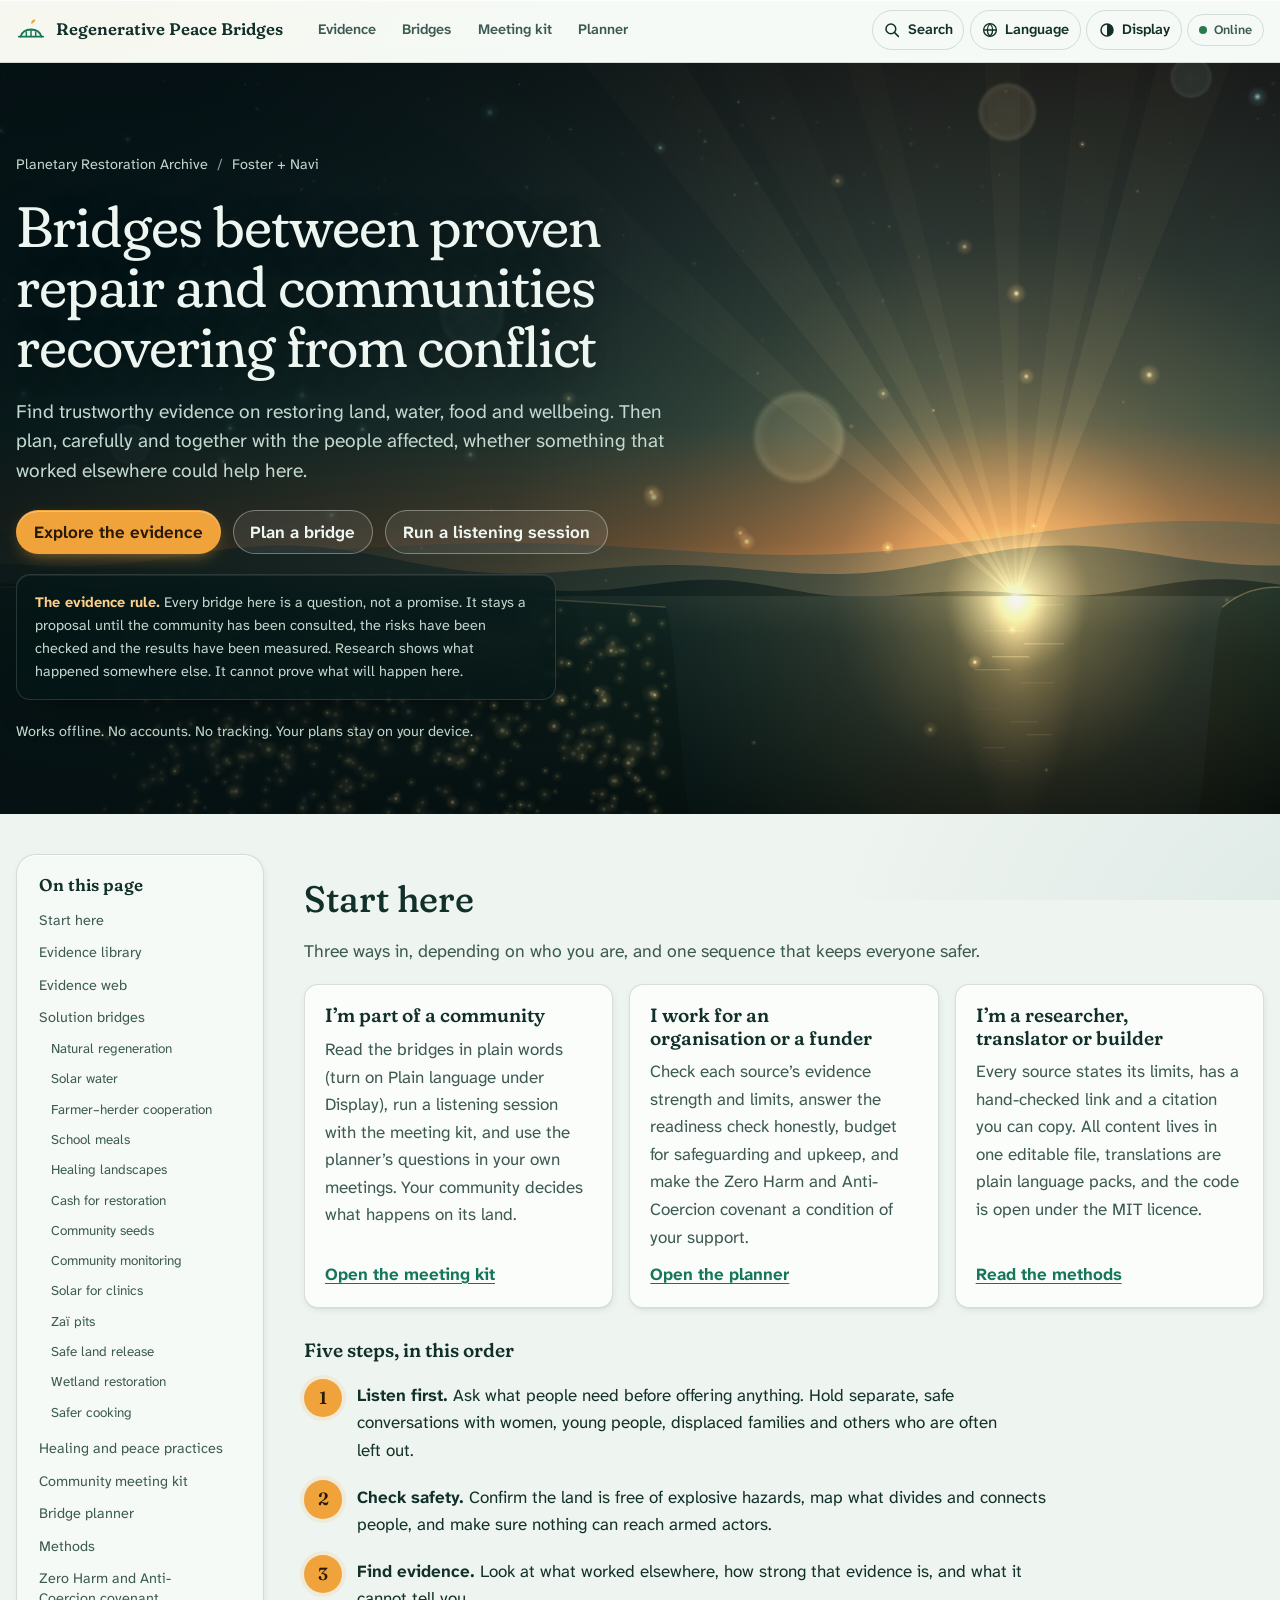
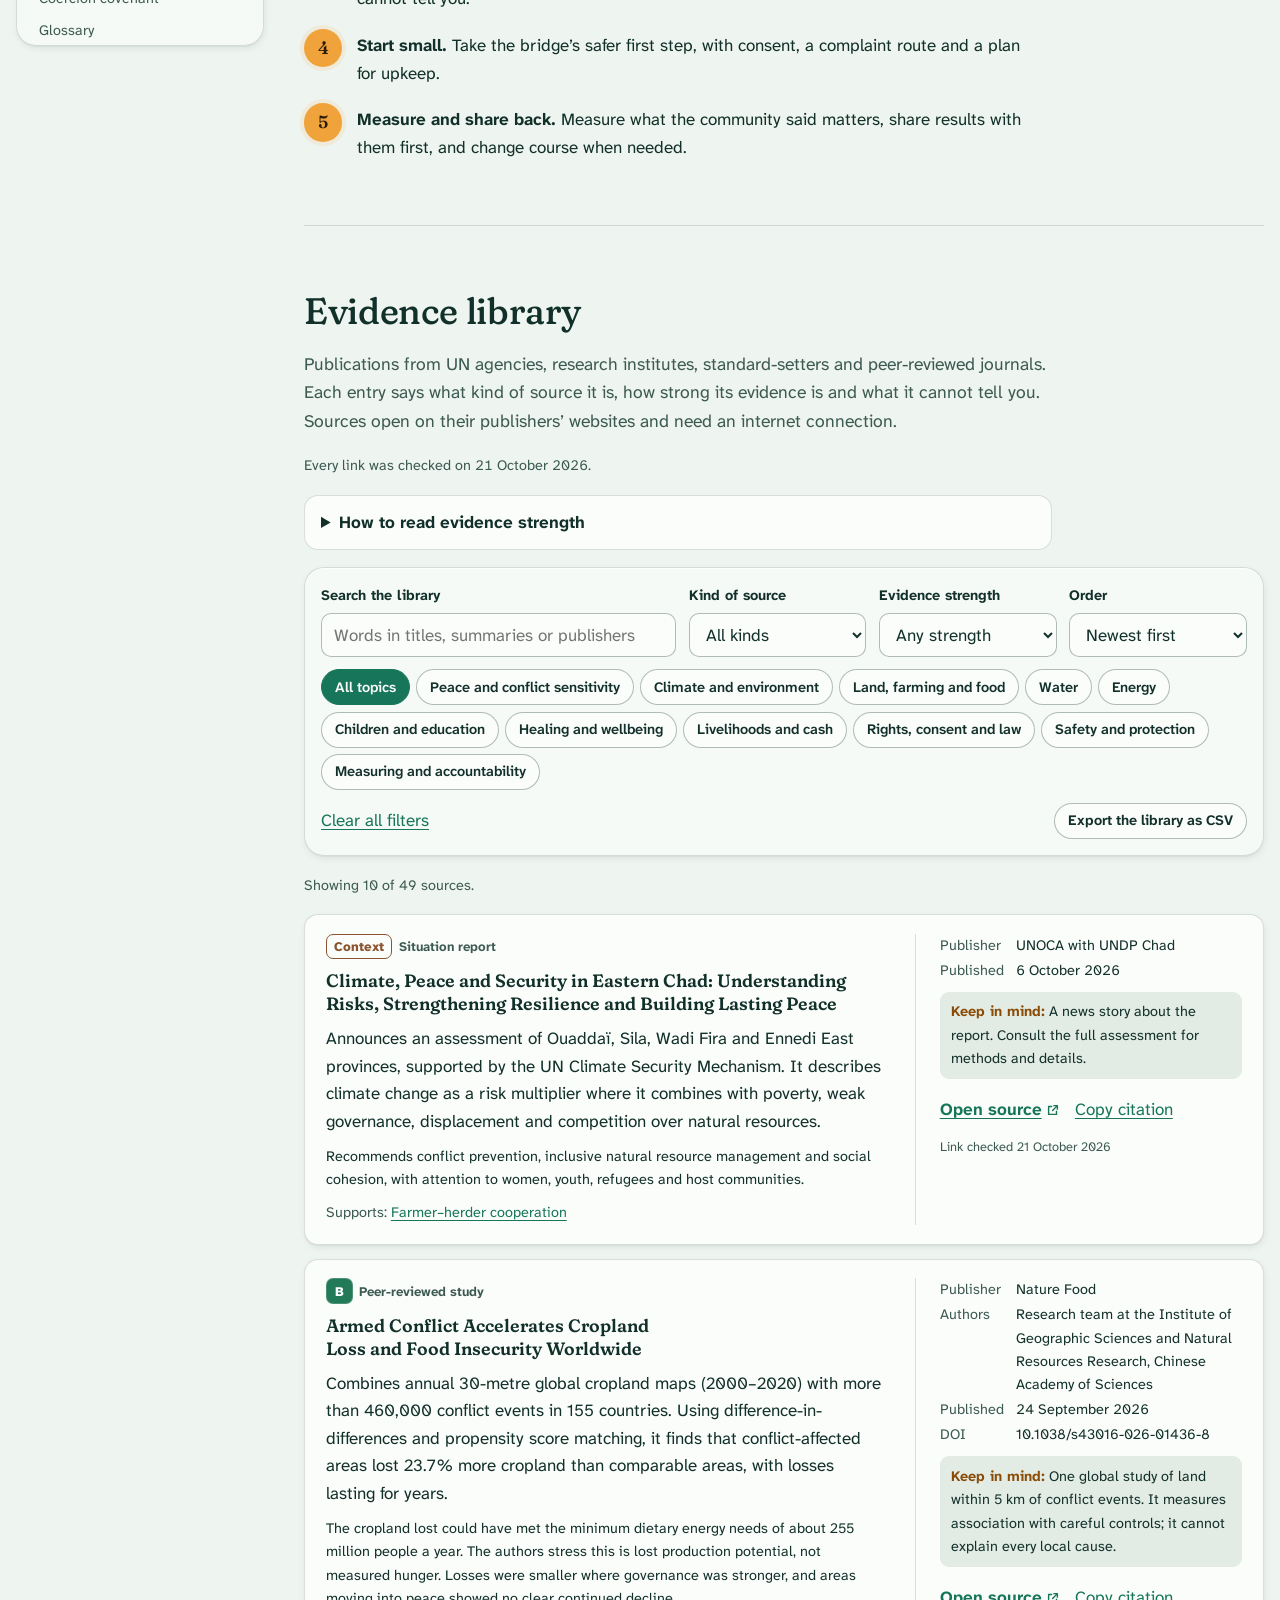
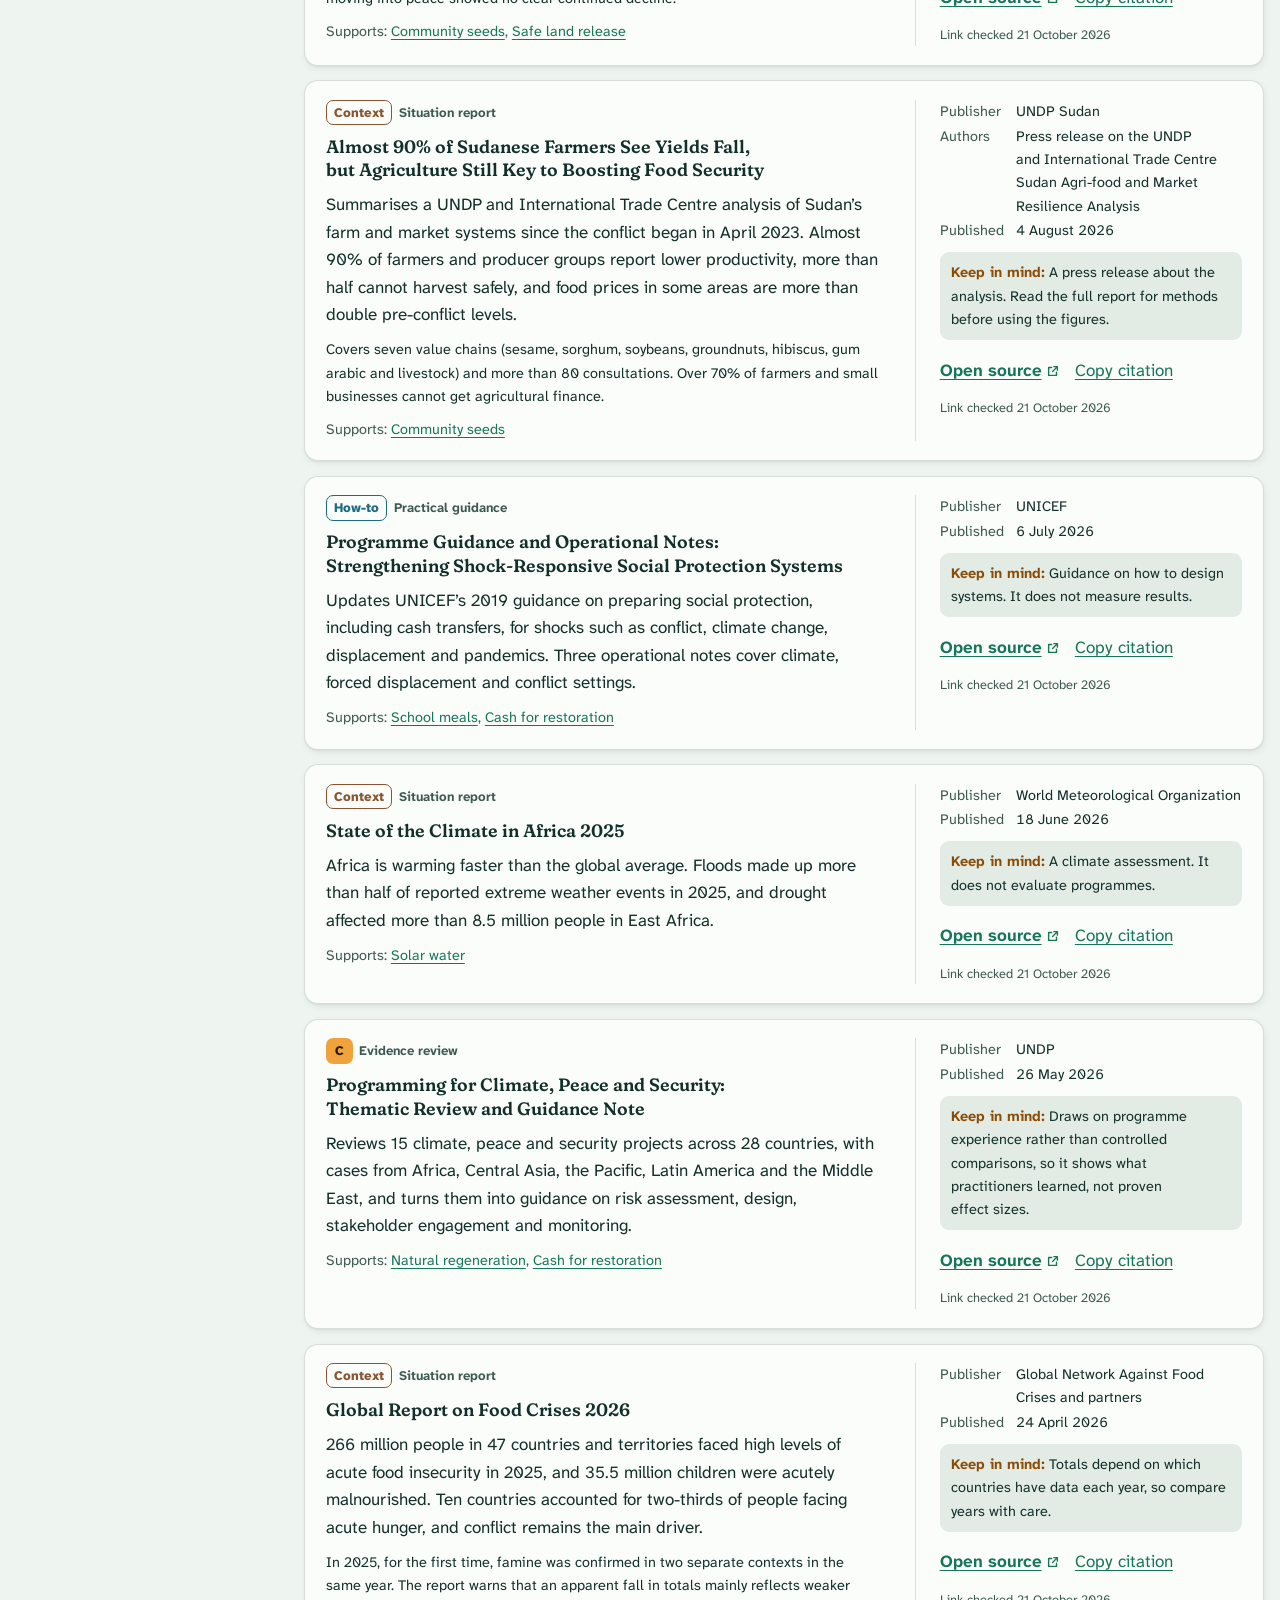
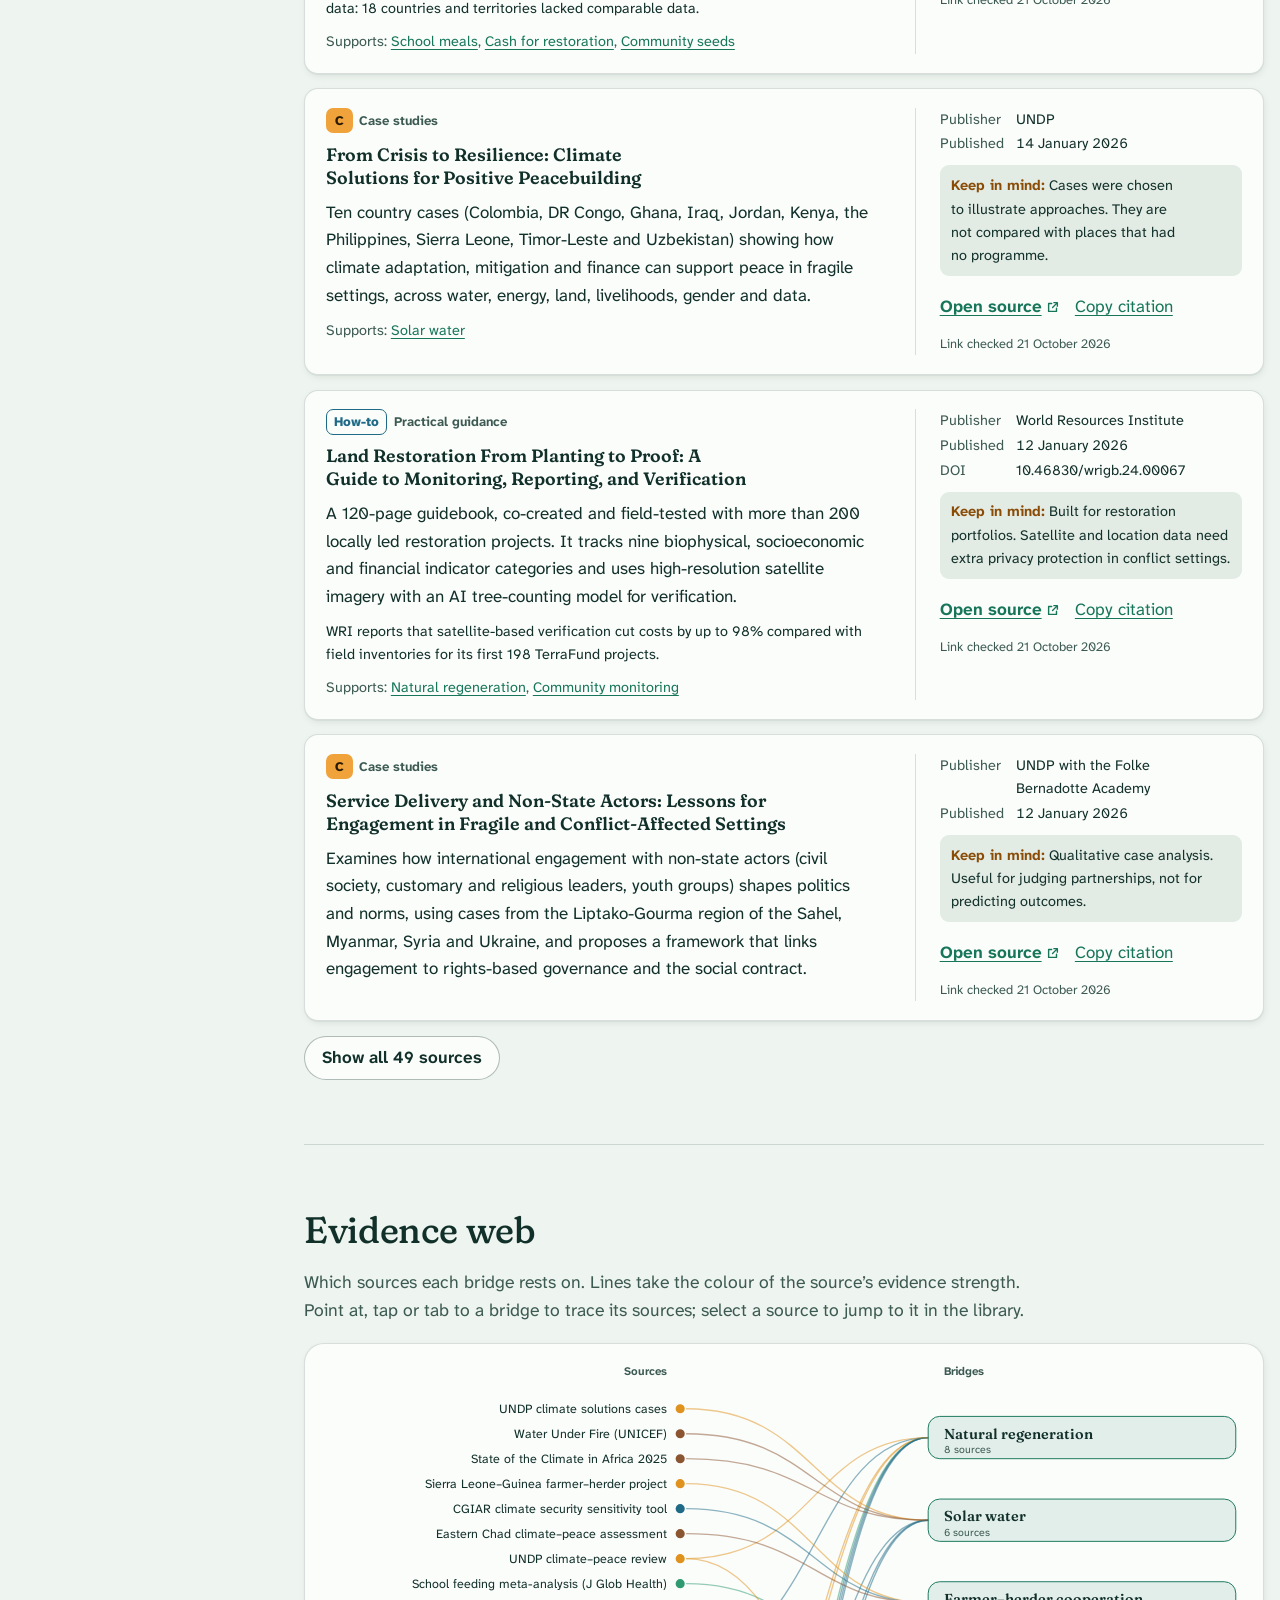
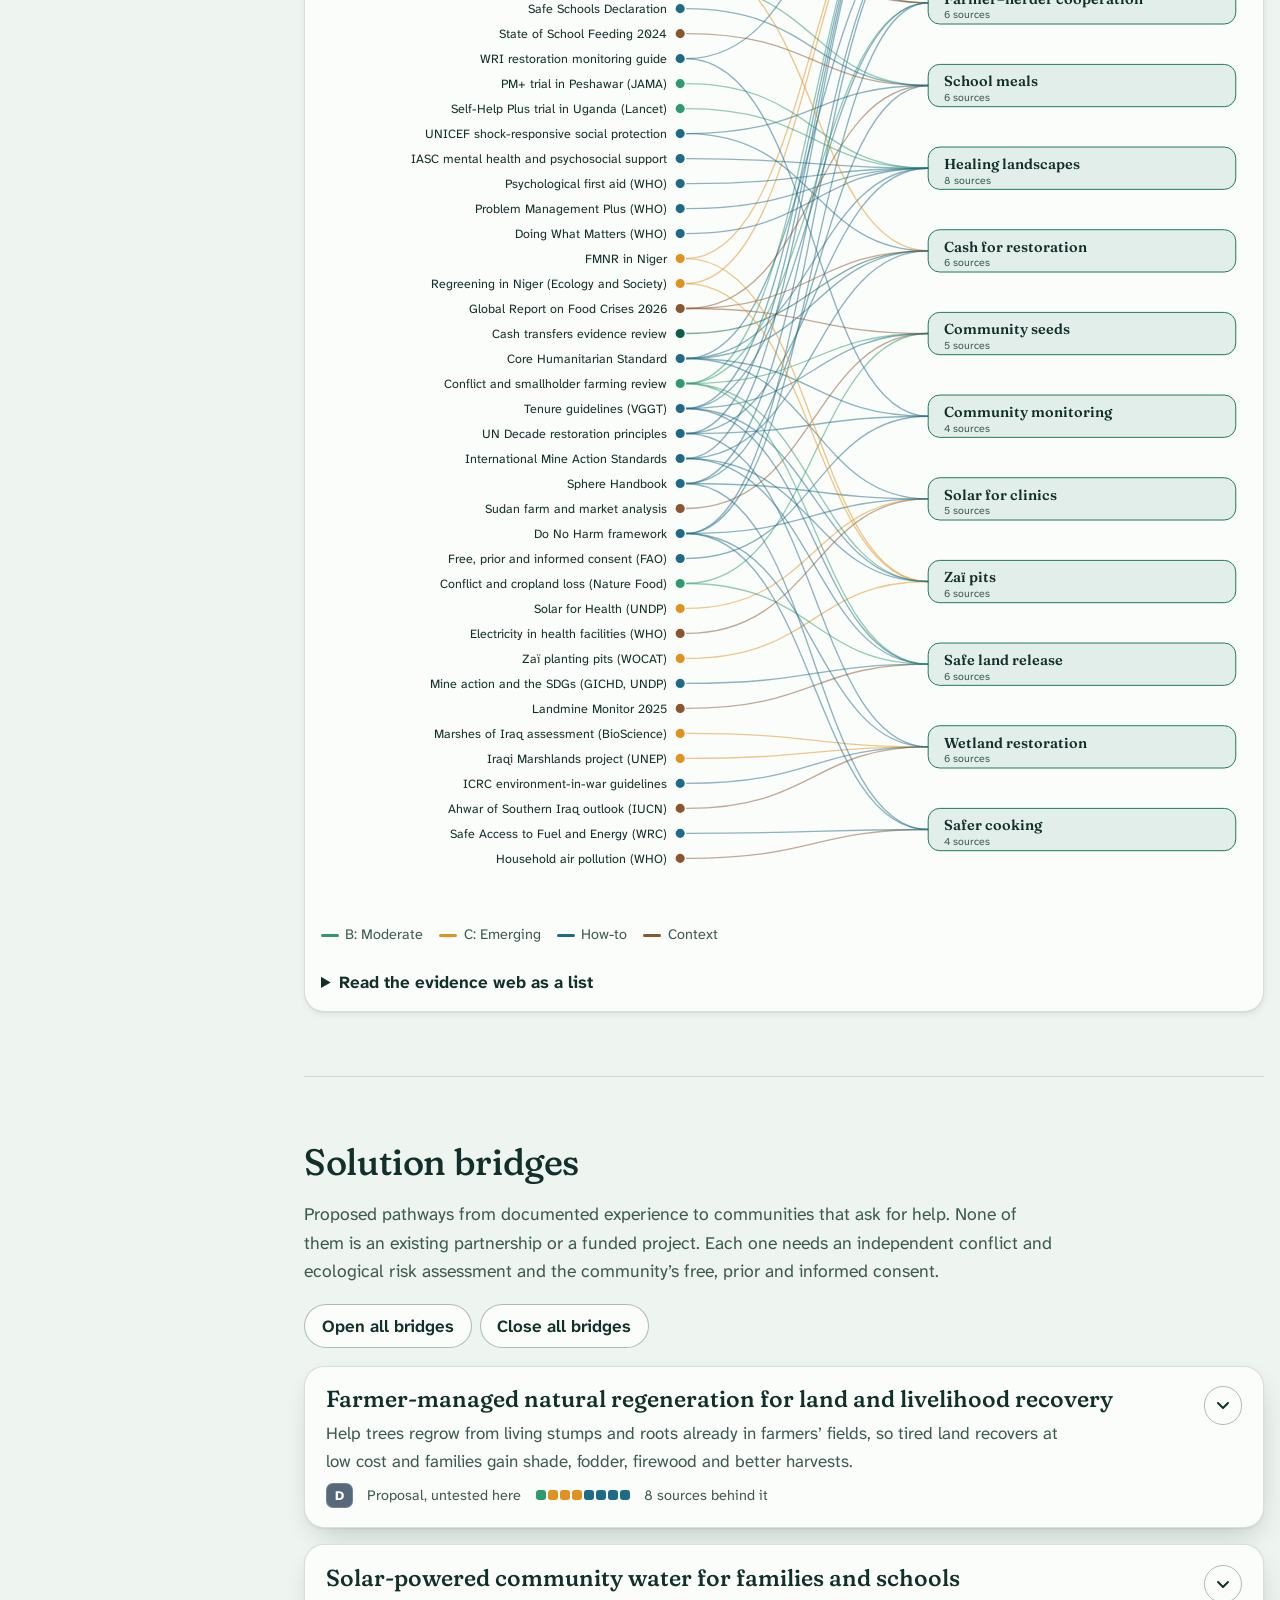
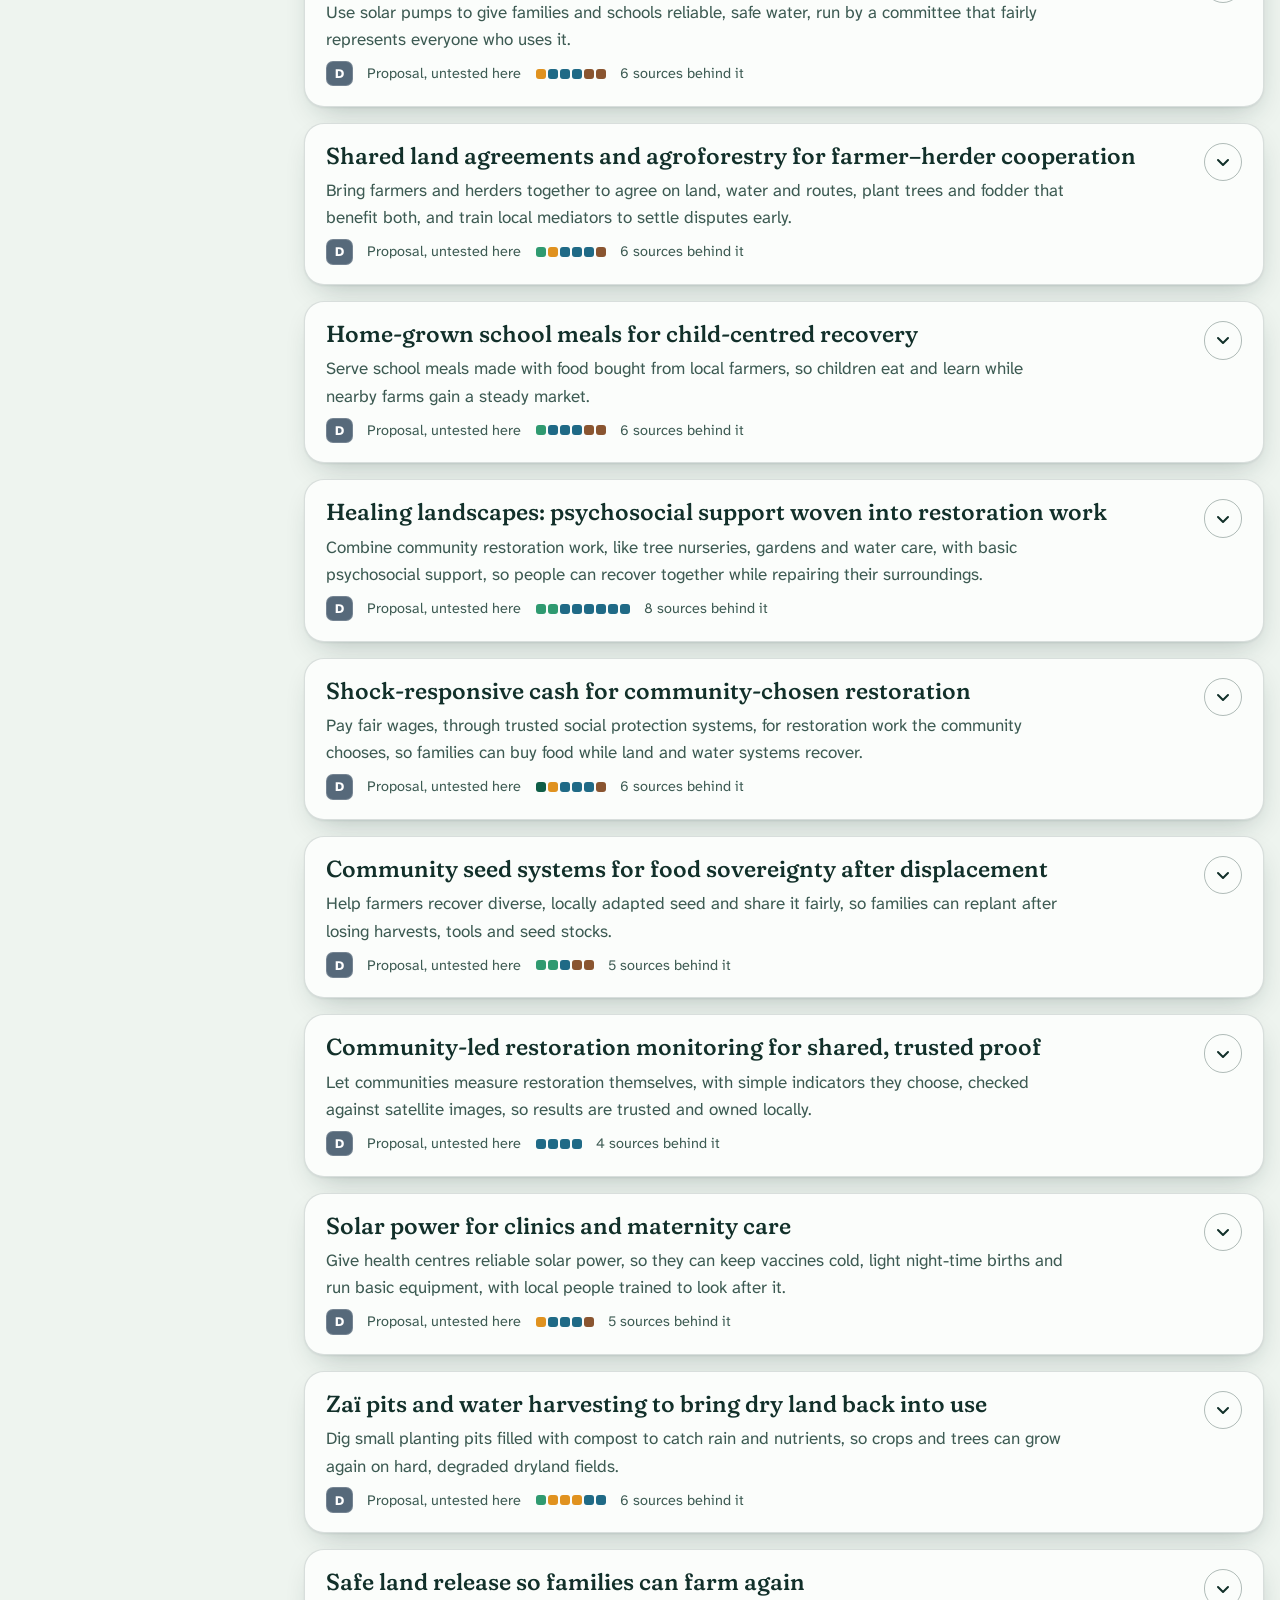
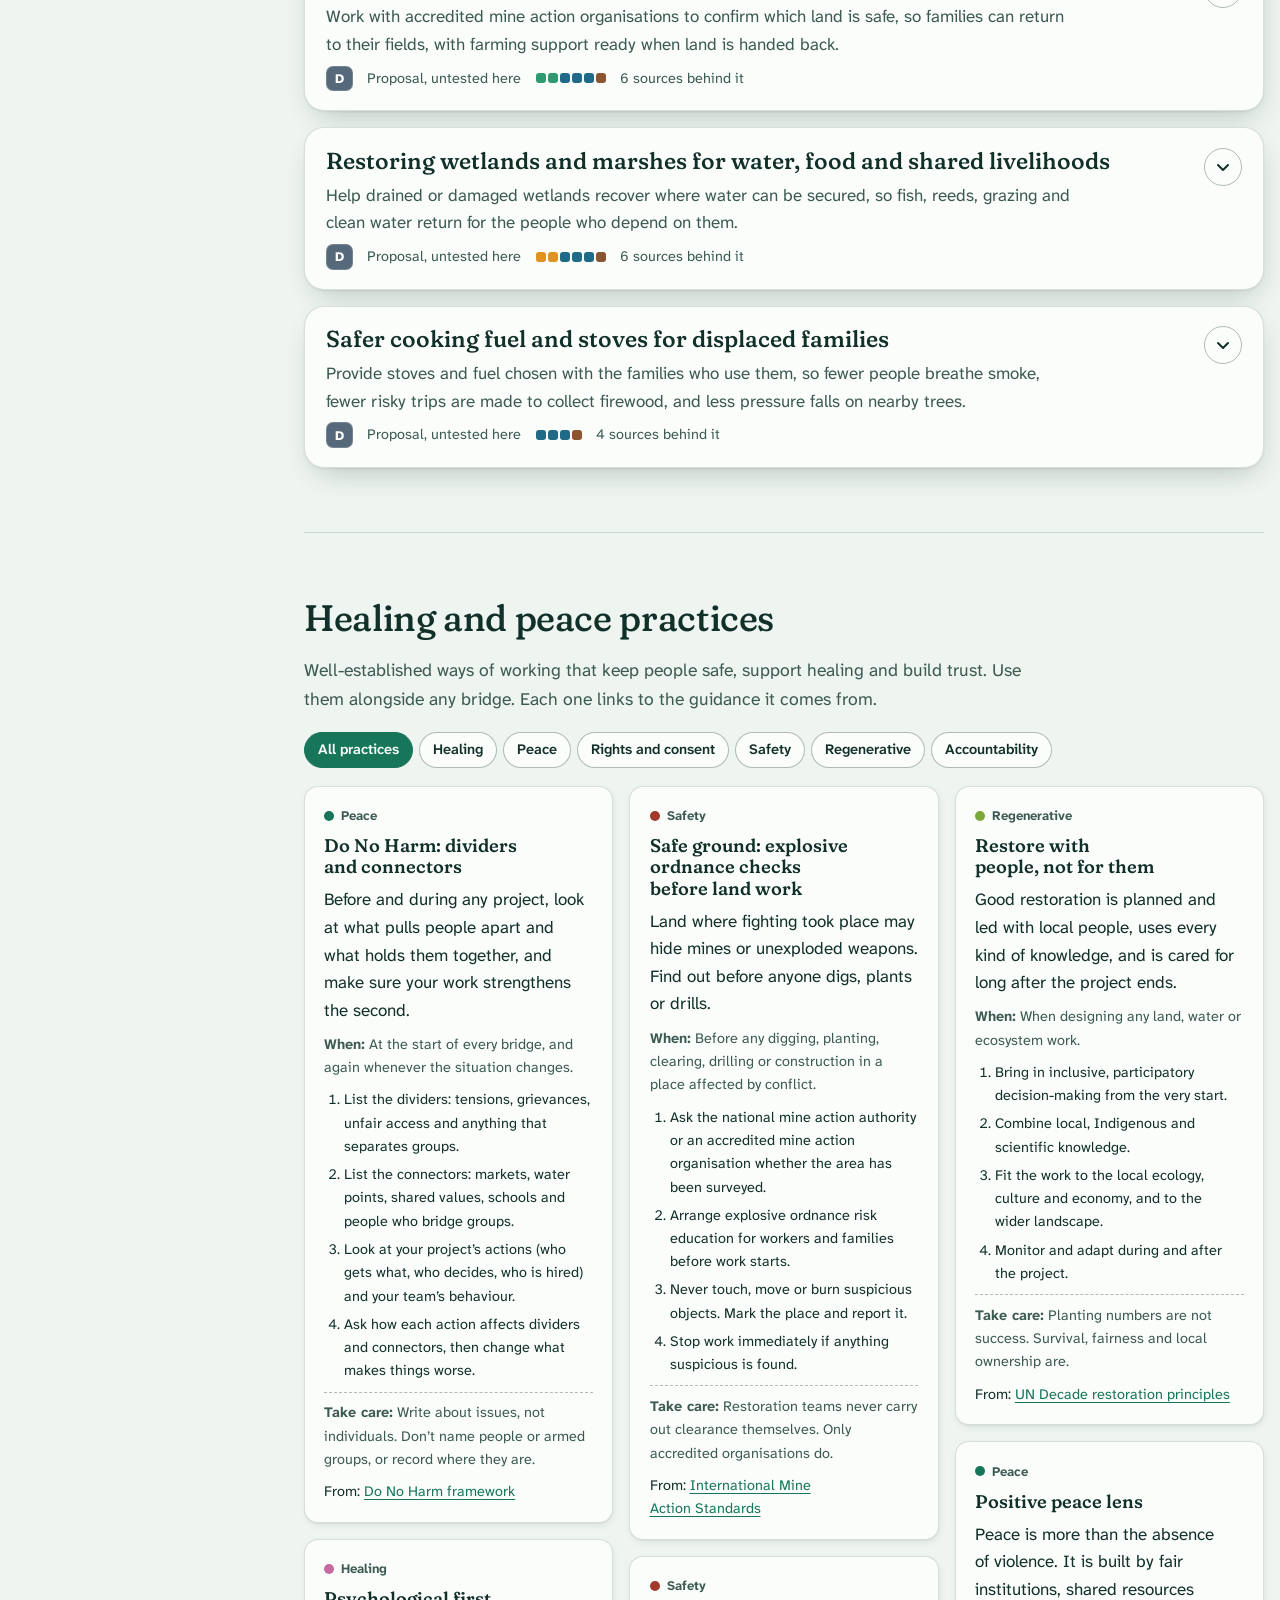
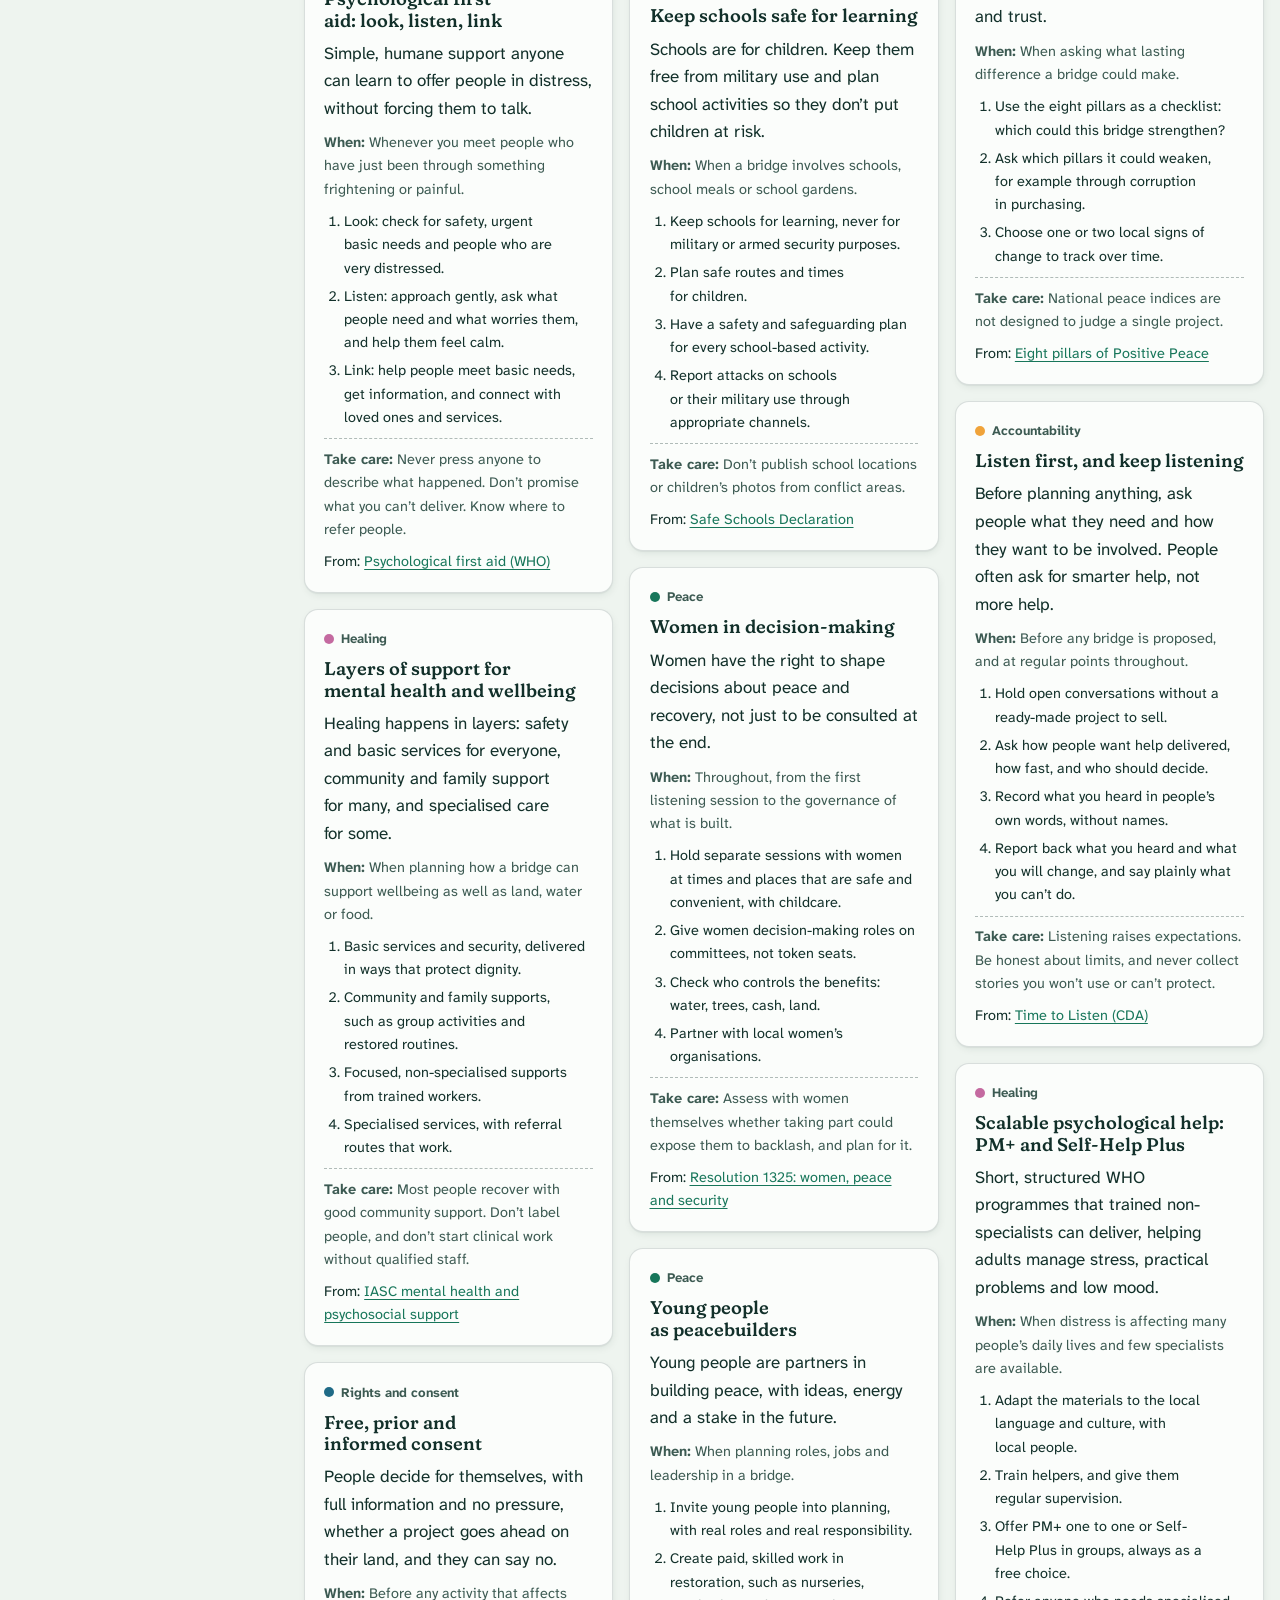
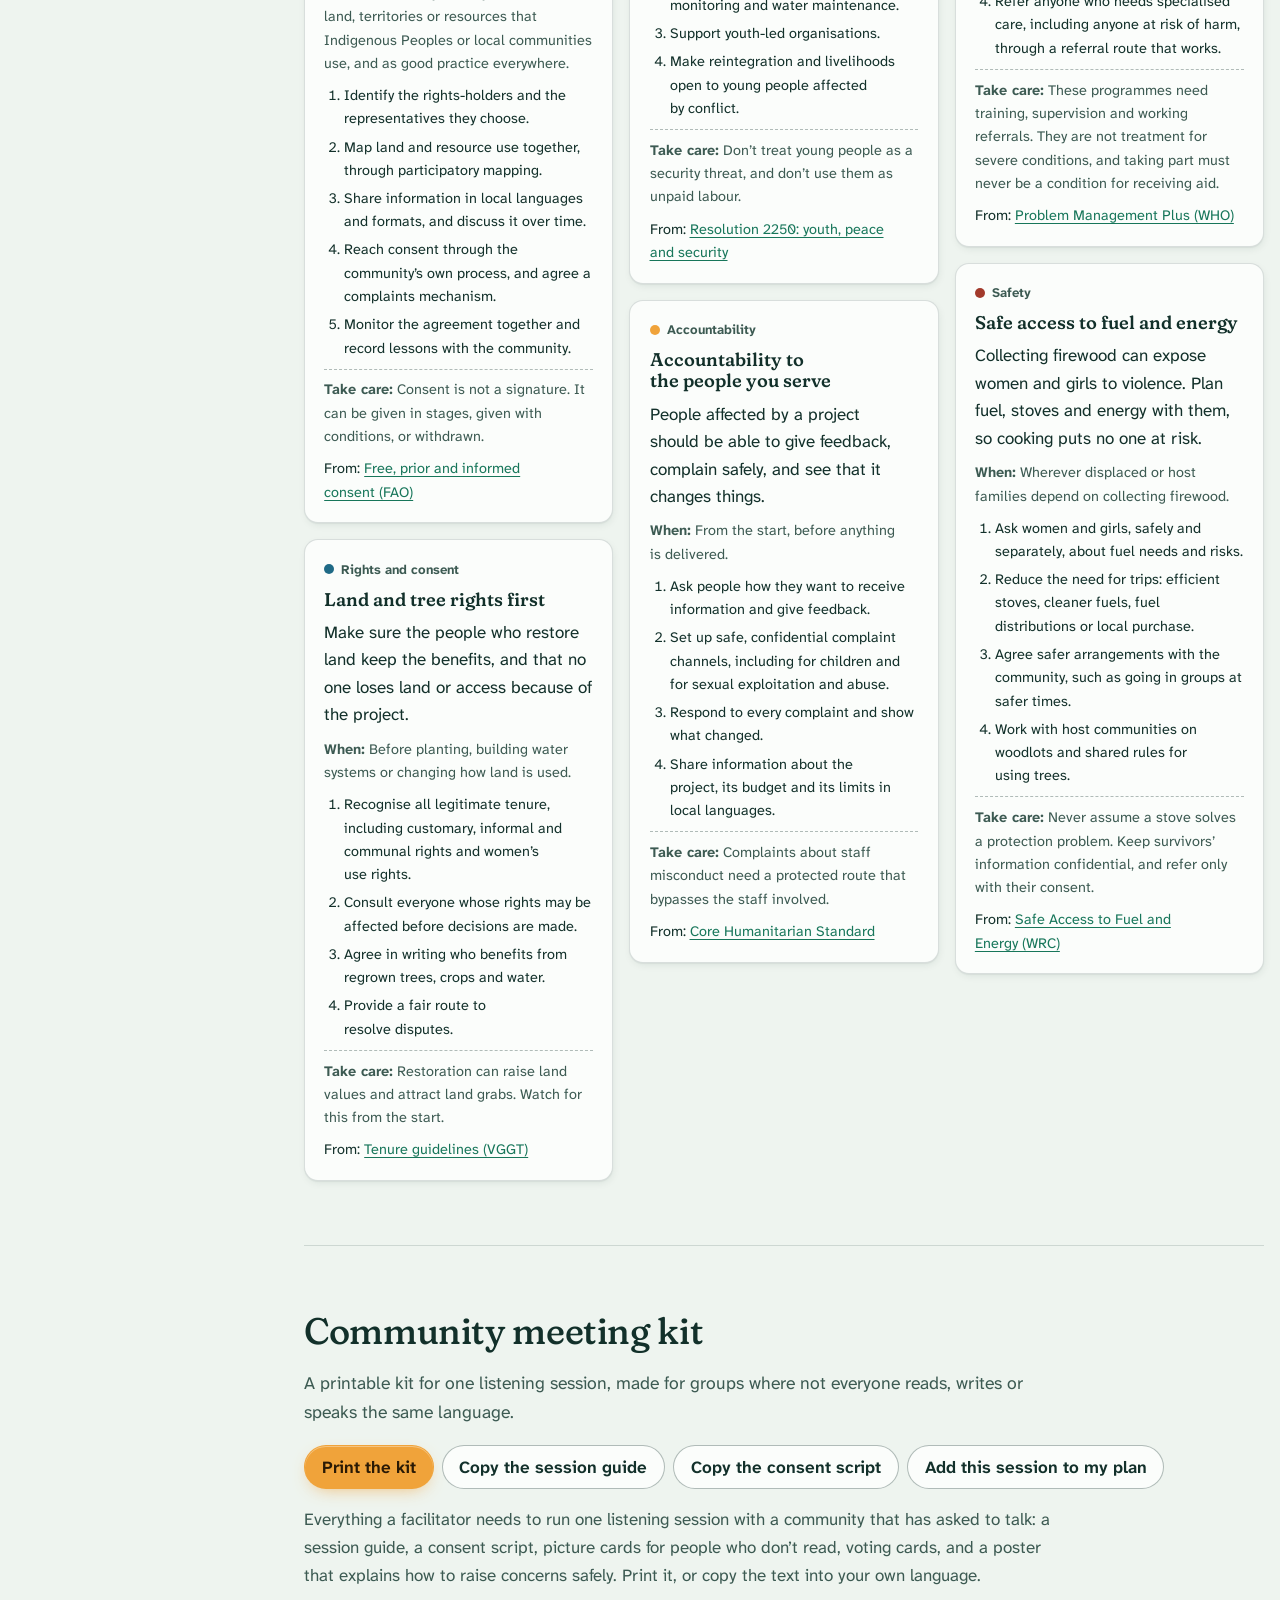
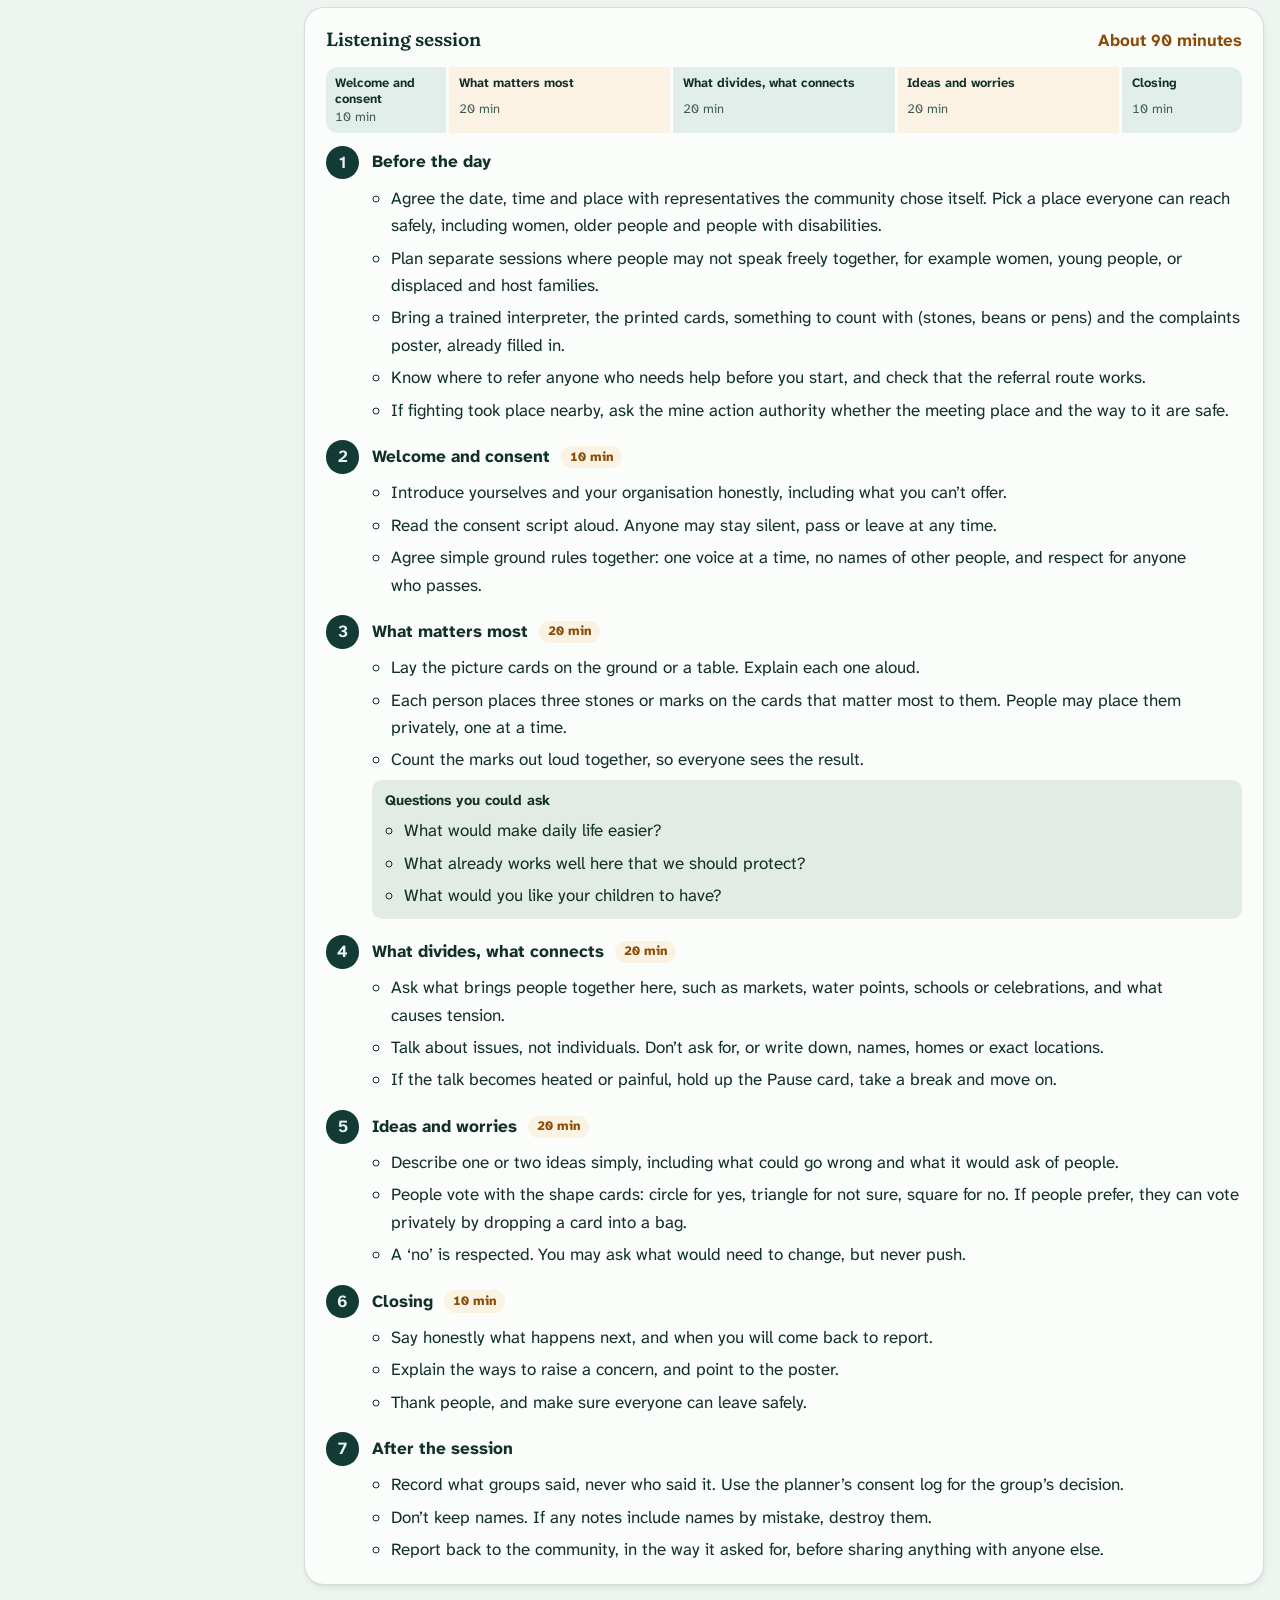
<file: v2/index.html>
<!doctype html>
<html lang="en" dir="ltr">
<head>
<meta charset="utf-8">
<meta name="viewport" content="width=device-width, initial-scale=1, viewport-fit=cover">
<!-- Security: only files from this folder may run or load ("file:" lets the
     folder work when opened directly from disk in every browser). Keep all
     scripts in .js files and all styles in styles.css, or they will be blocked. -->
<meta http-equiv="Content-Security-Policy" content="default-src 'self' file:; script-src 'self' file:; style-src 'self' file:; img-src 'self' file: data: blob:; font-src 'self' file:; connect-src 'self'; manifest-src 'self'; worker-src 'self'; object-src 'none'; base-uri 'none'; form-action 'none'">
<!-- Privacy: never tell external sites which page a reader came from. -->
<meta name="referrer" content="no-referrer">
<title>Regenerative Peace Bridges</title>
<meta name="description" content="An offline-first, evidence-checked guide, planner and community meeting kit for bringing proven regenerative, healing and peacebuilding work to communities recovering from conflict, safely and with consent.">
<meta name="color-scheme" content="light dark">
<meta name="theme-color" content="#123b36">
<link rel="manifest" href="manifest.webmanifest">
<link rel="icon" href="icon.svg" type="image/svg+xml">
<link rel="apple-touch-icon" href="apple-touch-icon.png">
<link rel="stylesheet" href="styles.css">
<!-- early.js applies saved display and language settings before the page is drawn. -->
<script src="early.js"></script>
<!-- data.js holds all editable content; lang/ holds the language tools and
     the built-in draft language packs; app.js adds the interactive tools.
     All are classic deferred scripts so the page also works from file://. -->
<script src="data.js" defer></script>
<script src="lang/content-paths.js" defer></script>
<script src="lang/catalog.js" defer></script>
<script src="lang/fr.js" defer></script>
<script src="lang/es.js" defer></script>
<script src="lang/ar.js" defer></script>
<script src="app.js" defer></script>
</head>
<body>
<a class="skip-link" href="#main" data-i18n>Skip to main content</a>

<!-- =========================================================
     HEADER: brand, search, contents (small screens), language,
     display settings and the connection status.
     Words marked data-i18n can be translated by any language
     pack; data-i18n="reviewed" marks safety, legal and guidance
     text that only a reviewed pack may translate.
     ========================================================= -->
<header class="topbar" id="topbar">
  <div class="topbar__inner">
    <a class="brand" href="#overview" aria-label="Regenerative Peace Bridges, back to top" data-i18n-attr="aria-label">
      <svg class="brand__mark" viewBox="0 0 32 32" aria-hidden="true" focusable="false">
        <path d="M3 23h26" fill="none" stroke="currentColor" stroke-width="2" stroke-linecap="round"/>
        <path d="M5 23c3-10 19-10 22 0" fill="none" stroke="currentColor" stroke-width="2" stroke-linecap="round"/>
        <path d="M11 23v-5M16 23v-6.6M21 23v-5" fill="none" stroke="currentColor" stroke-width="1.6" stroke-linecap="round"/>
        <path d="M16 9.2c0-2.6 1.9-4.4 4.6-4.6-.1 2.7-1.9 4.5-4.6 4.6Z" class="brand__leaf"/>
      </svg>
      <span class="brand__name brand__name--long" data-i18n>Regenerative Peace Bridges</span>
      <span class="brand__name brand__name--short" data-i18n>Peace Bridges</span>
    </a>
    <nav class="topbar__quick" aria-label="Quick links" data-i18n-attr="aria-label">
      <a href="#library" data-i18n>Evidence</a>
      <a href="#bridges" data-i18n>Bridges</a>
      <a href="#kit" data-i18n>Meeting kit</a>
      <a href="#planner" data-i18n>Planner</a>
    </nav>
    <div class="topbar__tools">
      <button type="button" class="tool" id="btnSearch" aria-keyshortcuts="/ Control+K" aria-haspopup="dialog">
        <svg class="i" viewBox="0 0 24 24" aria-hidden="true" focusable="false"><circle cx="10.5" cy="10.5" r="6.5" fill="none" stroke="currentColor" stroke-width="2"/><path d="m15.5 15.5 5 5" fill="none" stroke="currentColor" stroke-width="2" stroke-linecap="round"/></svg>
        <span class="tool__label" data-i18n>Search</span>
      </button>
      <button type="button" class="tool tool--narrow" id="btnContents" aria-haspopup="dialog">
        <svg class="i" viewBox="0 0 24 24" aria-hidden="true" focusable="false"><path d="M4 6h16M4 12h16M4 18h10" fill="none" stroke="currentColor" stroke-width="2" stroke-linecap="round"/></svg>
        <span class="tool__label" data-i18n>Contents</span>
      </button>
      <button type="button" class="tool" id="btnLanguage" aria-haspopup="dialog">
        <svg class="i" viewBox="0 0 24 24" aria-hidden="true" focusable="false"><circle cx="12" cy="12" r="8.5" fill="none" stroke="currentColor" stroke-width="1.8"/><path d="M3.5 12h17M12 3.5c2.4 2.3 3.6 5.1 3.6 8.5s-1.2 6.2-3.6 8.5c-2.4-2.3-3.6-5.1-3.6-8.5s1.2-6.2 3.6-8.5Z" fill="none" stroke="currentColor" stroke-width="1.8"/></svg>
        <span class="tool__label" data-i18n>Language</span>
      </button>
      <button type="button" class="tool" id="btnDisplay" aria-haspopup="dialog">
        <svg class="i" viewBox="0 0 24 24" aria-hidden="true" focusable="false"><circle cx="12" cy="12" r="8" fill="none" stroke="currentColor" stroke-width="2"/><path d="M12 4a8 8 0 0 1 0 16Z" fill="currentColor"/></svg>
        <span class="tool__label" data-i18n>Display</span>
      </button>
      <span class="status-pill" id="netStatus" role="status">Offline library</span>
    </div>
  </div>
  <div class="topbar__progress" aria-hidden="true"><span id="readProgress"></span></div>
</header>

<!-- Shown only when a language other than English is active: says
     whether the translation is a draft or reviewed, and by whom. -->
<div class="langbar" id="langBar" role="region" aria-label="Translation status" data-i18n-attr="aria-label" hidden>
  <div class="langbar__inner">
    <span class="langbar__badge" id="langBarBadge"></span>
    <p class="langbar__text" id="langBarText"></p>
    <button type="button" class="linkbtn" id="langBarChange" data-i18n>Change language</button>
  </div>
</div>

<!-- =========================================================
     HERO: a dawn scene where points of light gather into a
     bridge between two riverbanks (drawn by app.js on canvas).
     ========================================================= -->
<section class="hero" id="overview" aria-labelledby="hero-title">
  <canvas class="hero__canvas" id="heroCanvas" aria-hidden="true"></canvas>
  <div class="hero__scrim" aria-hidden="true"></div>
  <div class="hero__inner">
    <p class="hero__crumb">Planetary Restoration Archive <span aria-hidden="true">/</span> Foster + Navi</p>
    <h1 id="hero-title" data-i18n>Bridges between proven repair and communities recovering from conflict</h1>
    <p class="hero__lede" data-i18n>Find trustworthy evidence on restoring land, water, food and wellbeing. Then plan, carefully and together with the people affected, whether something that worked elsewhere could help here.</p>
    <div class="hero__actions">
      <a class="btn btn--dawn" href="#library" data-i18n>Explore the evidence</a>
      <a class="btn btn--ghost" href="#planner" data-i18n>Plan a bridge</a>
      <a class="btn btn--ghost" href="#kit" data-i18n>Run a listening session</a>
    </div>
    <div class="hero__rule">
      <p data-i18n-block><strong data-i18n="reviewed">The evidence rule.</strong> <span data-i18n="reviewed">Every bridge here is a question, not a promise. It stays a proposal until the community has been consulted, the risks have been checked and the results have been measured. Research shows what happened somewhere else. It cannot prove what will happen here.</span></p>
    </div>
    <p class="hero__promise" data-i18n>Works offline. No accounts. No tracking. Your plans stay on your device.</p>
  </div>
  <p class="sr-only" data-i18n>Illustration: at dawn, points of light drift up from one riverbank and gather into a bridge that reaches the other bank.</p>
</section>

<div class="layout">
  <!-- Table of contents. app.js adds live highlighting and sub-sections. -->
  <nav class="toc" id="toc" aria-label="Contents" data-i18n-attr="aria-label">
    <p class="toc__title" data-i18n>On this page</p>
    <ol class="toc__list" id="tocList">
      <li><a href="#start">Start here</a></li>
      <li><a href="#library">Evidence library</a></li>
      <li><a href="#web">Evidence web</a></li>
      <li><a href="#bridges">Solution bridges</a></li>
      <li><a href="#practices">Healing and peace practices</a></li>
      <li><a href="#kit">Community meeting kit</a></li>
      <li><a href="#planner">Bridge planner</a></li>
      <li><a href="#methods">Methods</a></li>
      <li><a href="#safeguards">Zero Harm and Anti-Coercion</a></li>
      <li><a href="#glossary">Glossary</a></li>
      <li><a href="#data">Your data and offline use</a></li>
      <li><a href="#about">About and credits</a></li>
    </ol>
  </nav>

  <main id="main" tabindex="-1">

    <!-- ===================== START HERE ===================== -->
    <section class="section" id="start" aria-labelledby="start-title">
      <h2 id="start-title" data-i18n>Start here</h2>
      <p class="section__intro" data-i18n>Three ways in, depending on who you are, and one sequence that keeps everyone safer.</p>
      <div class="paths">
        <article class="path">
          <h3 data-i18n>I’m part of a community</h3>
          <p data-i18n="reviewed">Read the bridges in plain words (turn on Plain language under Display), run a listening session with the meeting kit, and use the planner’s questions in your own meetings. Your community decides what happens on its land.</p>
          <a class="path__link" href="#kit" data-i18n>Open the meeting kit</a>
        </article>
        <article class="path">
          <h3 data-i18n>I work for an organisation or a funder</h3>
          <p data-i18n="reviewed">Check each source’s evidence strength and limits, answer the readiness check honestly, budget for safeguarding and upkeep, and make the Zero Harm and Anti-Coercion covenant a condition of your support.</p>
          <a class="path__link" href="#planner" data-i18n>Open the planner</a>
        </article>
        <article class="path">
          <h3 data-i18n>I’m a researcher, translator or builder</h3>
          <p data-i18n="reviewed">Every source states its limits, has a hand-checked link and a citation you can copy. All content lives in one editable file, translations are plain language packs, and the code is open under the MIT licence.</p>
          <a class="path__link" href="#methods" data-i18n>Read the methods</a>
        </article>
      </div>

      <h3 class="steps__title" data-i18n>Five steps, in this order</h3>
      <ol class="steps" data-i18n-block>
        <li data-i18n-block><strong data-i18n="reviewed">Listen first.</strong> <span data-i18n="reviewed">Ask what people need before offering anything. Hold separate, safe conversations with women, young people, displaced families and others who are often left out.</span></li>
        <li data-i18n-block><strong data-i18n="reviewed">Check safety.</strong> <span data-i18n="reviewed">Confirm the land is free of explosive hazards, map what divides and connects people, and make sure nothing can reach armed actors.</span></li>
        <li data-i18n-block><strong data-i18n="reviewed">Find evidence.</strong> <span data-i18n="reviewed">Look at what worked elsewhere, how strong that evidence is, and what it cannot tell you.</span></li>
        <li data-i18n-block><strong data-i18n="reviewed">Start small.</strong> <span data-i18n="reviewed">Take the bridge’s safer first step, with consent, a complaint route and a plan for upkeep.</span></li>
        <li data-i18n-block><strong data-i18n="reviewed">Measure and share back.</strong> <span data-i18n="reviewed">Measure what the community said matters, share results with them first, and change course when needed.</span></li>
      </ol>
    </section>

    <!-- ===================== EVIDENCE LIBRARY ===================== -->
    <section class="section" id="library" aria-labelledby="library-title">
      <h2 id="library-title" data-i18n>Evidence library</h2>
      <p class="section__intro" data-i18n>Publications from UN agencies, research institutes, standard-setters and peer-reviewed journals. Each entry says what kind of source it is, how strong its evidence is and what it cannot tell you. Sources open on their publishers’ websites and need an internet connection.</p>
      <p class="note"><span data-i18n>Every link was checked on</span> <time datetime="2026-10-21" data-date="2026-10-21">21 October 2026</time>.</p>

      <details class="ladder" id="ladder">
        <summary data-i18n>How to read evidence strength</summary>
        <div class="ladder__body">
          <dl class="ladder__list">
            <div><dt><span class="grade grade--A">A</span> <span data-i18n>Strong</span></dt><dd data-i18n="reviewed">Several independent, rigorous studies agree.</dd></div>
            <div><dt><span class="grade grade--B">B</span> <span data-i18n>Moderate</span></dt><dd data-i18n="reviewed">A rigorous study, a large-data analysis, or a review of many studies.</dd></div>
            <div><dt><span class="grade grade--C">C</span> <span data-i18n>Emerging</span></dt><dd data-i18n="reviewed">Before-and-after results, case studies or programme experience, without a comparison group.</dd></div>
            <div><dt><span class="grade grade--D">D</span> <span data-i18n>Untested here</span></dt><dd data-i18n="reviewed">An idea or proposal with no measured results yet in this context. Every bridge starts here.</dd></div>
            <div><dt><span class="grade grade--howto" data-i18n>How-to</span></dt><dd data-i18n="reviewed">Guidance, standards and law tell you how to act well. They are not proof that something works.</dd></div>
            <div><dt><span class="grade grade--context" data-i18n>Context</span></dt><dd data-i18n="reviewed">Situation reports describe a problem. They do not test solutions.</dd></div>
          </dl>
          <p class="note" data-i18n="reviewed">These grades are editorial labels written for this tool. They are not an independent systematic appraisal. Publication dates are not the dates when impacts were observed.</p>
        </div>
      </details>

      <div class="filters" id="libraryFilters" hidden></div>
      <p class="filters__count" id="libraryCount" role="status"></p>
      <div class="library" id="libraryMount">
<!-- prerender:library -->
<article class="doc" id="doc-undp-cps-2026">
<div class="doc__badges"><span class="grade grade--C">C</span><span class="doc__type">Evidence review</span></div>
<h3>Programming for Climate, Peace and Security: Thematic Review and Guidance Note</h3>
<p class="doc__summary">Reviews 15 climate, peace and security projects across 28 countries, with cases from Africa, Central Asia, the Pacific, Latin America and the Middle East, and turns them into guidance on risk assessment, design, stakeholder engagement and monitoring.</p>
<p class="note">UNDP. 26 May 2026.</p>
<p class="doc__limits"><strong>Keep in mind: </strong>Draws on programme experience rather than controlled comparisons, so it shows what practitioners learned, not proven effect sizes.</p>
<div class="doc__actions"><a class="ext" href="https://www.undp.org/publications/programming-climate-peace-and-security-thematic-review-and-guidance-note" target="_blank" rel="noopener noreferrer">Open source</a><span class="doc__checked">Link checked 21 October 2026</span></div>
</article>
<article class="doc" id="doc-undp-positive-peace-2026">
<div class="doc__badges"><span class="grade grade--C">C</span><span class="doc__type">Case studies</span></div>
<h3>From Crisis to Resilience: Climate Solutions for Positive Peacebuilding</h3>
<p class="doc__summary">Ten country cases (Colombia, DR Congo, Ghana, Iraq, Jordan, Kenya, the Philippines, Sierra Leone, Timor-Leste and Uzbekistan) showing how climate adaptation, mitigation and finance can support peace in fragile settings, across water, energy, land, livelihoods, gender and data.</p>
<p class="note">UNDP. 14 January 2026.</p>
<p class="doc__limits"><strong>Keep in mind: </strong>Cases were chosen to illustrate approaches. They are not compared with places that had no programme.</p>
<div class="doc__actions"><a class="ext" href="https://www.undp.org/publications/crisis-resilience-climate-solutions-positive-peacebuilding" target="_blank" rel="noopener noreferrer">Open source</a><span class="doc__checked">Link checked 21 October 2026</span></div>
</article>
<article class="doc" id="doc-unicef-srsp-2026">
<div class="doc__badges"><span class="grade grade--howto">How-to</span><span class="doc__type">Practical guidance</span></div>
<h3>Programme Guidance and Operational Notes: Strengthening Shock-Responsive Social Protection Systems</h3>
<p class="doc__summary">Updates UNICEF’s 2019 guidance on preparing social protection, including cash transfers, for shocks such as conflict, climate change, displacement and pandemics. Three operational notes cover climate, forced displacement and conflict settings.</p>
<p class="note">UNICEF. 6 July 2026.</p>
<p class="doc__limits"><strong>Keep in mind: </strong>Guidance on how to design systems. It does not measure results.</p>
<div class="doc__actions"><a class="ext" href="https://www.unicef.org/documents/programme-guidance-and-operational-notes-strengthening-shock-responsive-social-protection" target="_blank" rel="noopener noreferrer">Open source</a><span class="doc__checked">Link checked 21 October 2026</span></div>
</article>
<article class="doc" id="doc-wri-mrv-2026">
<div class="doc__badges"><span class="grade grade--howto">How-to</span><span class="doc__type">Practical guidance</span></div>
<h3>Land Restoration From Planting to Proof: A Guide to Monitoring, Reporting, and Verification</h3>
<p class="doc__summary">A 120-page guidebook, co-created and field-tested with more than 200 locally led restoration projects. It tracks nine biophysical, socioeconomic and financial indicator categories and uses high-resolution satellite imagery with an AI tree-counting model for verification.</p>
<p class="note">World Resources Institute. 12 January 2026.</p>
<p class="doc__limits"><strong>Keep in mind: </strong>Built for restoration portfolios. Satellite and location data need extra privacy protection in conflict settings.</p>
<div class="doc__actions"><a class="ext" href="https://www.wri.org/research/land-restoration-planting-proof-guide-monitoring-reporting-and-verification" target="_blank" rel="noopener noreferrer">Open source</a><span class="doc__checked">Link checked 21 October 2026</span></div>
</article>
<article class="doc" id="doc-nature-food-2026">
<div class="doc__badges"><span class="grade grade--B">B</span><span class="doc__type">Peer-reviewed study</span></div>
<h3>Armed Conflict Accelerates Cropland Loss and Food Insecurity Worldwide</h3>
<p class="doc__summary">Combines annual 30-metre global cropland maps (2000–2020) with more than 460,000 conflict events in 155 countries. Using difference-in-differences and propensity score matching, it finds that conflict-affected areas lost 23.7% more cropland than comparable areas, with losses lasting for years.</p>
<p class="note">Nature Food. 24 September 2026.</p>
<p class="doc__limits"><strong>Keep in mind: </strong>One global study of land within 5 km of conflict events. It measures association with careful controls; it cannot explain every local cause.</p>
<div class="doc__actions"><a class="ext" href="https://www.nature.com/articles/s43016-026-01436-8" target="_blank" rel="noopener noreferrer">Open source</a><span class="doc__checked">Link checked 21 October 2026</span></div>
</article>
<article class="doc" id="doc-pbf-sl-gn-2024">
<div class="doc__badges"><span class="grade grade--C">C</span><span class="doc__type">Programme evaluation</span></div>
<h3>Building Cross-Border Peace and Strengthening Sustainable Livelihoods of Cattle Herders and Crop Farmers in Sierra Leone and Guinea: Endline Assessment</h3>
<p class="doc__summary">Endline assessment of a USD 4.55 million project (2021–2024) run by WFP, IOM and Talking Drum Studio with both governments in Falaba (Sierra Leone) and Faranah (Guinea). Households reporting a farmer–herder dispute in the past year fell from 41% to 8.6%, and 96.5% of reported disputes were resolved.</p>
<p class="note">UN Peacebuilding Fund. June 2024.</p>
<p class="doc__limits"><strong>Keep in mind: </strong>A before-and-after survey with no comparison group and some convenience sampling, so not every improvement can be credited to the project.</p>
<div class="doc__actions"><a class="ext" href="https://www.un.org/peacebuilding/sites/www.un.org.peacebuilding/files/documents/pbf_cross-border_sl-gui_assessment_report.pdf" target="_blank" rel="noopener noreferrer">Open source</a><span class="doc__checked">Link checked 21 October 2026</span></div>
</article>
<article class="doc" id="doc-cgiar-csst-2024">
<div class="doc__badges"><span class="grade grade--howto">How-to</span><span class="doc__type">Practical guidance</span></div>
<h3>Climate Security Sensitivity Tool: IPSR Innovation Profile</h3>
<p class="doc__summary">A two-step assessment for judging the peace potential of climate adaptation work. It checks whether a climate programme fits the conflict context where it operates and recommends changes to improve that fit.</p>
<p class="note">CGIAR (Alliance of Bioversity International and CIAT). October 2024.</p>
<p class="doc__limits"><strong>Keep in mind: </strong>A design tool. On its own it does not show that adjusted programmes reduce conflict.</p>
<div class="doc__actions"><a class="ext" href="https://alliancebioversityciat.org/publications-data/climate-security-sensitivity-tool" target="_blank" rel="noopener noreferrer">Open source</a><span class="doc__checked">Link checked 21 October 2026</span></div>
</article>
<article class="doc" id="doc-conag-review-2025">
<div class="doc__badges"><span class="grade grade--B">B</span><span class="doc__type">Evidence review</span></div>
<h3>The Impact of Violent Conflict on Smallholder Agriculture: A Scoping Review</h3>
<p class="doc__summary">Maps 85 publications (2000–2024) on how violent conflict harms smallholder farming: destruction and looting of crops, tools and irrigation; theft of livestock; abandonment and displacement; seed insecurity; and broken markets, inputs and labour.</p>
<p class="note">ConAg Network (University College Dublin and University of Ibadan). September 2025.</p>
<p class="doc__limits"><strong>Keep in mind: </strong>A scoping review maps what has been studied. It does not weigh study quality or pool results.</p>
<div class="doc__actions"><a class="ext" href="https://www.ucd.ie/cpcr/t4media/ConAg%20Project%20-%202025%20-%20The%20impact%20of%20violent%20conflict%20on%20smallholder%20agriculture%20-%20Scoping%20review.pdf" target="_blank" rel="noopener noreferrer">Open source</a><span class="doc__checked">Link checked 21 October 2026</span></div>
</article>
<article class="doc" id="doc-undp-itc-sudan-2026">
<div class="doc__badges"><span class="grade grade--context">Context</span><span class="doc__type">Situation report</span></div>
<h3>Almost 90% of Sudanese Farmers See Yields Fall, but Agriculture Still Key to Boosting Food Security</h3>
<p class="doc__summary">Summarises a UNDP and International Trade Centre analysis of Sudan’s farm and market systems since the conflict began in April 2023. Almost 90% of farmers and producer groups report lower productivity, more than half cannot harvest safely, and food prices in some areas are more than double pre-conflict levels.</p>
<p class="note">UNDP Sudan. 4 August 2026.</p>
<p class="doc__limits"><strong>Keep in mind: </strong>A press release about the analysis. Read the full report for methods before using the figures.</p>
<div class="doc__actions"><a class="ext" href="https://www.undp.org/sudan/press-releases/almost-90-sudanese-farmers-see-yields-fall-agriculture-still-key-boosting-food-security" target="_blank" rel="noopener noreferrer">Open source</a><span class="doc__checked">Link checked 21 October 2026</span></div>
</article>
<article class="doc" id="doc-wmo-africa-2025">
<div class="doc__badges"><span class="grade grade--context">Context</span><span class="doc__type">Situation report</span></div>
<h3>State of the Climate in Africa 2025</h3>
<p class="doc__summary">Africa is warming faster than the global average. Floods made up more than half of reported extreme weather events in 2025, and drought affected more than 8.5 million people in East Africa.</p>
<p class="note">World Meteorological Organization. 18 June 2026.</p>
<p class="doc__limits"><strong>Keep in mind: </strong>A climate assessment. It does not evaluate programmes.</p>
<div class="doc__actions"><a class="ext" href="https://wmo.int/resources/publication-series/state-of-climate-africa/state-of-climate-africa-2025" target="_blank" rel="noopener noreferrer">Open source</a><span class="doc__checked">Link checked 21 October 2026</span></div>
</article>
<article class="doc" id="doc-undp-fba-nonstate-2026">
<div class="doc__badges"><span class="grade grade--C">C</span><span class="doc__type">Case studies</span></div>
<h3>Service Delivery and Non-State Actors: Lessons for Engagement in Fragile and Conflict-Affected Settings</h3>
<p class="doc__summary">Examines how international engagement with non-state actors (civil society, customary and religious leaders, youth groups) shapes politics and norms, using cases from the Liptako-Gourma region of the Sahel, Myanmar, Syria and Ukraine, and proposes a framework that links engagement to rights-based governance and the social contract.</p>
<p class="note">UNDP with the Folke Bernadotte Academy. 12 January 2026.</p>
<p class="doc__limits"><strong>Keep in mind: </strong>Qualitative case analysis. Useful for judging partnerships, not for predicting outcomes.</p>
<div class="doc__actions"><a class="ext" href="https://www.undp.org/publications/service-delivery-and-non-state-actors-lessons-engagement-fragile-and-conflict-affected-settings" target="_blank" rel="noopener noreferrer">Open source</a><span class="doc__checked">Link checked 21 October 2026</span></div>
</article>
<article class="doc" id="doc-unoca-chad-2026">
<div class="doc__badges"><span class="grade grade--context">Context</span><span class="doc__type">Situation report</span></div>
<h3>Climate, Peace and Security in Eastern Chad: Understanding Risks, Strengthening Resilience and Building Lasting Peace</h3>
<p class="doc__summary">Announces an assessment of Ouaddaï, Sila, Wadi Fira and Ennedi East provinces, supported by the UN Climate Security Mechanism. It describes climate change as a risk multiplier where it combines with poverty, weak governance, displacement and competition over natural resources.</p>
<p class="note">UNOCA with UNDP Chad. 6 October 2026.</p>
<p class="doc__limits"><strong>Keep in mind: </strong>A news story about the report. Consult the full assessment for methods and details.</p>
<div class="doc__actions"><a class="ext" href="https://unoca.unmissions.org/en/news/climate-peace-and-security-in-eastern-chad-understanding-risks-strengthening-resilience" target="_blank" rel="noopener noreferrer">Open source</a><span class="doc__checked">Link checked 21 October 2026</span></div>
</article>
<article class="doc" id="doc-cda-dnh">
<div class="doc__badges"><span class="grade grade--howto">How-to</span><span class="doc__type">Practical guidance</span></div>
<h3>Do No Harm (Local Capacities for Peace) Framework</h3>
<p class="doc__summary">A widely used way to check how aid and development work affects conflict. It asks what divides people and what connects them, how a project’s actions and staff behaviour strengthen or weaken each, and what small changes would do better.</p>
<p class="note">CDA Collaborative Learning. Since 1993.</p>
<p class="doc__limits"><strong>Keep in mind: </strong>An analysis method. Its value depends on honest, inclusive local analysis, repeated as things change.</p>
<div class="doc__actions"><a class="ext" href="https://www.cdacollaborative.org/cdaproject/the-do-no-harm-project/" target="_blank" rel="noopener noreferrer">Open source</a><span class="doc__checked">Link checked 21 October 2026</span></div>
</article>
<article class="doc" id="doc-who-pfa-2011">
<div class="doc__badges"><span class="grade grade--howto">How-to</span><span class="doc__type">Practical guidance</span></div>
<h3>Psychological First Aid: Guide for Field Workers</h3>
<p class="doc__summary">Humane, practical support for people after extremely distressing events, built around three action principles (look, listen and link) and centred on people’s dignity, culture and abilities.</p>
<p class="note">WHO, War Trauma Foundation and World Vision International. 2 October 2011.</p>
<p class="doc__limits"><strong>Keep in mind: </strong>Psychological first aid is basic support. It is not counselling or treatment, and it should connect people to specialised care when they need it.</p>
<div class="doc__actions"><a class="ext" href="https://www.who.int/publications/i/item/9789241548205" target="_blank" rel="noopener noreferrer">Open source</a><span class="doc__checked">Link checked 21 October 2026</span></div>
</article>
<article class="doc" id="doc-iasc-mhpss-2007">
<div class="doc__badges"><span class="grade grade--howto">How-to</span><span class="doc__type">Standard or principles</span></div>
<h3>IASC Guidelines on Mental Health and Psychosocial Support in Emergency Settings</h3>
<p class="doc__summary">Sets six core principles (human rights and equity, participation, do no harm, building on available resources and capacities, integrated support systems, and multi-layered supports) and a four-layer pyramid that runs from basic services and security up to specialised services.</p>
<p class="note">Inter-Agency Standing Committee. 2007.</p>
<p class="doc__limits"><strong>Keep in mind: </strong>Global guidelines. They must be adapted to local culture, services and language.</p>
<div class="doc__actions"><a class="ext" href="https://www.afro.who.int/sites/default/files/2017-06/guidelines_iasc_mental_health_psychosocial.pdf" target="_blank" rel="noopener noreferrer">Open source</a><span class="doc__checked">Link checked 21 October 2026</span></div>
</article>
<article class="doc" id="doc-fao-fpic-2016">
<div class="doc__badges"><span class="grade grade--howto">How-to</span><span class="doc__type">Practical guidance</span></div>
<h3>Free Prior and Informed Consent: An Indigenous Peoples’ Right and a Good Practice for Local Communities</h3>
<p class="doc__summary">A manual for project practitioners. Consent must be free of coercion, sought before activities begin, informed in local languages and formats, and decided through the community’s own processes, with the right to say yes, no, or yes with conditions, and to withdraw later.</p>
<p class="note">FAO. 2016.</p>
<p class="doc__limits"><strong>Keep in mind: </strong>A practice manual. Applying it well takes time, local facilitators and a willingness to accept a ‘no’.</p>
<div class="doc__actions"><a class="ext" href="https://www.fao.org/3/I6190E/i6190e.pdf" target="_blank" rel="noopener noreferrer">Open source</a><span class="doc__checked">Link checked 21 October 2026</span></div>
</article>
<article class="doc" id="doc-fao-vggt">
<div class="doc__badges"><span class="grade grade--howto">How-to</span><span class="doc__type">Standard or principles</span></div>
<h3>Voluntary Guidelines on the Responsible Governance of Tenure of Land, Fisheries and Forests (VGGT)</h3>
<p class="doc__summary">The global reference for responsible land, fisheries and forest tenure. It aims to promote secure tenure rights and fair access, and covers public, private, communal, Indigenous, customary and informal tenure.</p>
<p class="note">FAO and the Committee on World Food Security. 2012.</p>
<p class="doc__limits"><strong>Keep in mind: </strong>Voluntary guidelines. They guide good practice but are not binding law in themselves.</p>
<div class="doc__actions"><a class="ext" href="https://www.fao.org/tenure/resources/collections/voluntary-guidelines/en" target="_blank" rel="noopener noreferrer">Open source</a><span class="doc__checked">Link checked 21 October 2026</span></div>
</article>
<article class="doc" id="doc-sphere-2018">
<div class="doc__badges"><span class="grade grade--howto">How-to</span><span class="doc__type">Standard or principles</span></div>
<h3>The Sphere Handbook: Humanitarian Charter and Minimum Standards in Humanitarian Response</h3>
<p class="doc__summary">Minimum standards for water supply, sanitation and hygiene; food security and nutrition; shelter and settlement; and health, built on a rights-based Humanitarian Charter. The 2018 edition is current and a 2026–2028 revision is under way.</p>
<p class="note">Sphere. 2018.</p>
<p class="doc__limits"><strong>Keep in mind: </strong>Minimum standards for crisis response. Recovery work should aim higher where it can.</p>
<div class="doc__actions"><a class="ext" href="https://spherestandards.org/handbook" target="_blank" rel="noopener noreferrer">Open source</a><span class="doc__checked">Link checked 21 October 2026</span></div>
</article>
<article class="doc" id="doc-chs-2024">
<div class="doc__badges"><span class="grade grade--howto">How-to</span><span class="doc__type">Standard or principles</span></div>
<h3>Core Humanitarian Standard on Quality and Accountability (2024 edition)</h3>
<p class="doc__summary">Nine commitments that any person or organisation supporting people in crisis can use to make their work people-centred and accountable, recognising the leading role of communities in finding local solutions.</p>
<p class="note">CHS Alliance, Groupe URD and Sphere. March 2024.</p>
<p class="doc__limits"><strong>Keep in mind: </strong>A voluntary standard. It helps only if feedback actually changes decisions.</p>
<div class="doc__actions"><a class="ext" href="https://corehumanitarianstandard.org/" target="_blank" rel="noopener noreferrer">Open source</a><span class="doc__checked">Link checked 21 October 2026</span></div>
</article>
<article class="doc" id="doc-unicef-water-under-fire-3">
<div class="doc__badges"><span class="grade grade--context">Context</span><span class="doc__type">Situation report</span></div>
<h3>Water Under Fire, Volume 3: Attacks on Water and Sanitation Services in Armed Conflict and the Impacts on Children</h3>
<p class="doc__summary">Shows that in many conflicts more children die from diseases linked to unsafe water than from direct violence, with case studies from Iraq, the State of Palestine, Syria, Ukraine and Yemen. It calls for attacks on water and sanitation services and staff to stop.</p>
<p class="note">UNICEF. 24 May 2021.</p>
<p class="doc__limits"><strong>Keep in mind: </strong>An advocacy and situation report. It does not evaluate specific water programmes.</p>
<div class="doc__actions"><a class="ext" href="https://www.unicef.org/reports/water-under-fire-volume3" target="_blank" rel="noopener noreferrer">Open source</a><span class="doc__checked">Link checked 21 October 2026</span></div>
</article>
<article class="doc" id="doc-wfp-school-feeding-2024">
<div class="doc__badges"><span class="grade grade--context">Context</span><span class="doc__type">Situation report</span></div>
<h3>State of School Feeding Worldwide 2024</h3>
<p class="doc__summary">WFP’s biennial global report. At least 466 million children now receive school meals, almost 80 million more than four years earlier, with Africa adding 20 million children in two years. It also discusses links to local food systems and procurement.</p>
<p class="note">World Food Programme. 2024.</p>
<p class="doc__limits"><strong>Keep in mind: </strong>A global coverage report. Check programme evaluations before relying on specific benefits in a conflict setting.</p>
<div class="doc__actions"><a class="ext" href="https://publications.wfp.org/2024/state-of-school-feeding/" target="_blank" rel="noopener noreferrer">Open source</a><span class="doc__checked">Link checked 21 October 2026</span></div>
</article>
<article class="doc" id="doc-ssd-2015">
<div class="doc__badges"><span class="grade grade--howto">How-to</span><span class="doc__type">Law, rights or commitment</span></div>
<h3>Safe Schools Declaration</h3>
<p class="doc__summary">An inter-governmental political commitment, opened for endorsement in Oslo in May 2015, to protect students, teachers, schools and universities from the worst effects of armed conflict, including by applying the Guidelines for Protecting Schools and Universities from Military Use. The official site lists 123 endorsing states.</p>
<p class="note">Global Coalition to Protect Education from Attack. May 2015.</p>
<p class="doc__limits"><strong>Keep in mind: </strong>A political commitment. Check whether the country you work in has endorsed it.</p>
<div class="doc__actions"><a class="ext" href="https://ssd.protectingeducation.org/" target="_blank" rel="noopener noreferrer">Open source</a><span class="doc__checked">Link checked 21 October 2026</span></div>
</article>
<article class="doc" id="doc-fmnr-niger-2025">
<div class="doc__badges"><span class="grade grade--C">C</span><span class="doc__type">Case studies</span></div>
<h3>How Niger’s FMNR Experience Has Inspired a Global Scaling Movement</h3>
<p class="doc__summary">Describes farmer-managed natural regeneration: regrowing trees from living stumps, roots and seeds already in the ground. In Niger an estimated 200 million trees regrew across about 5 million hectares of farmland, spreading mostly from farmer to farmer between the mid-1980s and the mid-2000s.</p>
<p class="note">FMNR Hub (World Vision Australia). 13 November 2025.</p>
<p class="doc__limits"><strong>Keep in mind: </strong>Area estimates come from a 2008 WRI report and the author’s own communications. The post gives few measured yield or income figures, and its scale-up targets are goals, not results.</p>
<div class="doc__actions"><a class="ext" href="https://fmnrhub.com.au/blog-post-how-nigers-fmnr-experience-has-inspired-a-global-scaling-movement/" target="_blank" rel="noopener noreferrer">Open source</a><span class="doc__checked">Link checked 21 October 2026</span></div>
</article>
<article class="doc" id="doc-un-decade-principles-2021">
<div class="doc__badges"><span class="grade grade--howto">How-to</span><span class="doc__type">Standard or principles</span></div>
<h3>Principles for Ecosystem Restoration to Guide the United Nations Decade 2021–2030</h3>
<p class="doc__summary">Ten principles for restoration during the UN Decade, including inclusive and participatory governance from the start, drawing on all types of knowledge, fitting the local ecological, cultural and socio-economic context, and monitoring and adapting beyond a project’s lifetime.</p>
<p class="note">FAO, IUCN Commission on Ecosystem Management and Society for Ecological Restoration. 2021.</p>
<p class="doc__limits"><strong>Keep in mind: </strong>High-level principles. Each project still needs locally specific targets and methods.</p>
<div class="doc__actions"><a class="ext" href="https://www.decadeonrestoration.org/publications/principles-ecosystem-restoration-guide-united-nations-decade-2021-2030" target="_blank" rel="noopener noreferrer">Open source</a><span class="doc__checked">Link checked 21 October 2026</span></div>
</article>
<article class="doc" id="doc-imas">
<div class="doc__badges"><span class="grade grade--howto">How-to</span><span class="doc__type">Standard or principles</span></div>
<h3>International Mine Action Standards (IMAS)</h3>
<p class="doc__summary">The international standards for mine action, maintained by the UN Mine Action Service with GICHD coordinating on its behalf. They guide national standards, procedures and training to improve safety, efficiency and quality, including for survey, clearance and explosive ordnance risk education.</p>
<p class="note">UN Mine Action Service, coordinated by GICHD. Ongoing.</p>
<p class="doc__limits"><strong>Keep in mind: </strong>Technical standards for accredited mine action organisations. Restoration teams use them to know whom to ask, never to do clearance themselves.</p>
<div class="doc__actions"><a class="ext" href="https://www.gichd.org/our-response/mine-action-standards/international-mine-action-standards/" target="_blank" rel="noopener noreferrer">Open source</a><span class="doc__checked">Link checked 21 October 2026</span></div>
</article>
<article class="doc" id="doc-icrc-environment-2020">
<div class="doc__badges"><span class="grade grade--howto">How-to</span><span class="doc__type">Law, rights or commitment</span></div>
<h3>Guidelines on the Protection of the Natural Environment in Armed Conflict</h3>
<p class="doc__summary">Compiles the rules and recommendations of international humanitarian law that protect the natural environment in war, each with commentary, to help states and parties to conflict apply them in military manuals and national policy.</p>
<p class="note">International Committee of the Red Cross. 2020.</p>
<p class="doc__limits"><strong>Keep in mind: </strong>Addressed mainly to states and parties to conflict. Useful for advocacy and understanding obligations.</p>
<div class="doc__actions"><a class="ext" href="https://icrc.org/en/document/guidelines-protection-natural-environment-armed-conflict-rules-and-recommendations-relating" target="_blank" rel="noopener noreferrer">Open source</a><span class="doc__checked">Link checked 21 October 2026</span></div>
</article>
<article class="doc" id="doc-unep-c2p-2009">
<div class="doc__badges"><span class="grade grade--B">B</span><span class="doc__type">Evidence review</span></div>
<h3>From Conflict to Peacebuilding: The Role of Natural Resources and the Environment</h3>
<p class="doc__summary">A foundational policy report on environmental peacebuilding. It reports that at least 40% of intrastate conflicts over the previous sixty years were linked to natural resources, and sets out how resources and the environment can both drive conflict and support peace.</p>
<p class="note">UN Environment Programme. 2009.</p>
<p class="doc__limits"><strong>Keep in mind: </strong>Published in 2009. Pair it with recent studies for current figures.</p>
<div class="doc__actions"><a class="ext" href="https://wedocs.unep.org/20.500.11822/7867" target="_blank" rel="noopener noreferrer">Open source</a><span class="doc__checked">Link checked 21 October 2026</span></div>
</article>
<article class="doc" id="doc-unscr-1325">
<div class="doc__badges"><span class="grade grade--howto">How-to</span><span class="doc__type">Law, rights or commitment</span></div>
<h3>Security Council Resolution 1325 (2000) on Women, Peace and Security</h3>
<p class="doc__summary">Calls for more women in conflict prevention and peace decision-making, a larger role for women in UN field missions, and protection of women and girls from sexual and gender-based violence.</p>
<p class="note">UN Security Council. 31 October 2000.</p>
<p class="doc__limits"><strong>Keep in mind: </strong>A Security Council resolution. Local practice depends on national action plans and on women’s organisations themselves.</p>
<div class="doc__actions"><a class="ext" href="https://digitallibrary.un.org/record/426075" target="_blank" rel="noopener noreferrer">Open source</a><span class="doc__checked">Link checked 21 October 2026</span></div>
</article>
<article class="doc" id="doc-unscr-2250">
<div class="doc__badges"><span class="grade grade--howto">How-to</span><span class="doc__type">Law, rights or commitment</span></div>
<h3>Security Council Resolution 2250 (2015) on Youth, Peace and Security</h3>
<p class="doc__summary">Urges states to include young people in decisions at all levels, and sets out five pillars: participation, protection, prevention, partnerships, and disengagement and reintegration.</p>
<p class="note">UN Security Council. 9 December 2015.</p>
<p class="doc__limits"><strong>Keep in mind: </strong>The link opens the UN press summary, which includes the resolution text.</p>
<div class="doc__actions"><a class="ext" href="https://press.un.org/en/2015/sc12149.doc.htm" target="_blank" rel="noopener noreferrer">Open source</a><span class="doc__checked">Link checked 21 October 2026</span></div>
</article>
<article class="doc" id="doc-iep-positive-peace">
<div class="doc__badges"><span class="grade grade--howto">How-to</span><span class="doc__type">Practical guidance</span></div>
<h3>The Eight Pillars of Positive Peace</h3>
<p class="doc__summary">Defines Positive Peace as the attitudes, institutions and structures that create and sustain peaceful societies, through eight pillars: well-functioning government, sound business environment, equitable distribution of resources, acceptance of the rights of others, good relations with neighbours, free flow of information, high levels of human capital, and low levels of corruption.</p>
<p class="note">Institute for Economics &amp; Peace. Undated.</p>
<p class="doc__limits"><strong>Keep in mind: </strong>A national-level framework. Its indices are not designed to measure a single project.</p>
<div class="doc__actions"><a class="ext" href="https://www.visionofhumanity.org/the-eight-pillars-of-positive-peace/" target="_blank" rel="noopener noreferrer">Open source</a><span class="doc__checked">Link checked 21 October 2026</span></div>
</article>
<article class="doc" id="doc-grfc-2026">
<div class="doc__badges"><span class="grade grade--context">Context</span><span class="doc__type">Situation report</span></div>
<h3>Global Report on Food Crises 2026</h3>
<p class="doc__summary">266 million people in 47 countries and territories faced high levels of acute food insecurity in 2025, and 35.5 million children were acutely malnourished. Ten countries accounted for two-thirds of people facing acute hunger, and conflict remains the main driver.</p>
<p class="note">Global Network Against Food Crises and partners. 24 April 2026.</p>
<p class="doc__limits"><strong>Keep in mind: </strong>Totals depend on which countries have data each year, so compare years with care.</p>
<div class="doc__actions"><a class="ext" href="https://fscluster.org/publication/2026-global-report-food-crises" target="_blank" rel="noopener noreferrer">Open source</a><span class="doc__checked">Link checked 21 October 2026</span></div>
</article>
<article class="doc" id="doc-who-pm-plus-2018">
<div class="doc__badges"><span class="grade grade--howto">How-to</span><span class="doc__type">Practical guidance</span></div>
<h3>Problem Management Plus (PM+): Individual Psychological Help for Adults Impaired by Distress in Communities Exposed to Adversity</h3>
<p class="doc__summary">A scalable psychological programme for adults whose daily lives are affected by distress, adapted from cognitive behavioural therapy so it can be used where few specialists are available. It addresses depression, anxiety and stress, whatever their cause.</p>
<p class="note">World Health Organization. 2018.</p>
<p class="doc__limits"><strong>Keep in mind: </strong>A manual for trained and supervised helpers. It does not replace specialised care for severe conditions.</p>
<div class="doc__actions"><a class="ext" href="https://www.who.int/publications/i/item/problem-management-plus-(-pm-)-individual-psychological-help-for-adults-impaired-by-distress-in-communities-exposed-to-adversity" target="_blank" rel="noopener noreferrer">Open source</a><span class="doc__checked">Link checked 21 October 2026</span></div>
</article>
<article class="doc" id="doc-rahman-2016-pmplus">
<div class="doc__badges"><span class="grade grade--B">B</span><span class="doc__type">Peer-reviewed study</span></div>
<h3>Effect of a Multicomponent Behavioral Intervention in Adults Impaired by Psychological Distress in a Conflict-Affected Area of Pakistan: A Randomized Clinical Trial</h3>
<p class="doc__summary">A randomised trial with 346 adults in three primary care centres in Peshawar, Pakistan. Nine local lay health workers delivered five weekly sessions of Problem Management Plus. At three months, anxiety and depression were lower than with enhanced usual care.</p>
<p class="note">JAMA. 2016.</p>
<p class="doc__limits"><strong>Keep in mind: </strong>One trial in one region, with three months of follow-up. Results depend on training, supervision and local adaptation.</p>
<div class="doc__actions"><a class="ext" href="https://www.gov.uk/research-for-development-outputs/effect-of-a-multicomponent-behavioral-intervention-in-adults-impaired-by-psychological-distress-in-a-conflict-affected-area-of-pakistan" target="_blank" rel="noopener noreferrer">Open source</a><span class="doc__checked">Link checked 21 October 2026</span></div>
</article>
<article class="doc" id="doc-tol-2020-shplus">
<div class="doc__badges"><span class="grade grade--B">B</span><span class="doc__type">Peer-reviewed study</span></div>
<h3>Guided Self-Help to Reduce Psychological Distress in South Sudanese Female Refugees in Uganda: A Cluster Randomised Trial</h3>
<p class="doc__summary">A cluster randomised trial with 694 South Sudanese refugee women in 14 villages in northern Uganda. Self-Help Plus, a facilitator-guided group course, led to stronger improvements in psychological distress three months later than enhanced usual care.</p>
<p class="note">The Lancet Global Health. February 2020.</p>
<p class="doc__limits"><strong>Keep in mind: </strong>Women only, in one setting, with short follow-up and a small to moderate effect.</p>
<div class="doc__actions"><a class="ext" href="https://www.gov.uk/research-for-development-outputs/guided-self-help-to-reduce-psychological-distress-in-south-sudanese-female-refugees-in-uganda" target="_blank" rel="noopener noreferrer">Open source</a><span class="doc__checked">Link checked 21 October 2026</span></div>
</article>
<article class="doc" id="doc-who-dwm-2020">
<div class="doc__badges"><span class="grade grade--howto">How-to</span><span class="doc__type">Practical guidance</span></div>
<h3>Doing What Matters in Times of Stress: An Illustrated Guide</h3>
<p class="doc__summary">An illustrated stress-management guide with self-help techniques that take a few minutes a day, for anyone experiencing stress. It can be used alone or with audio exercises and is available in about 50 languages.</p>
<p class="note">World Health Organization. 29 April 2020.</p>
<p class="doc__limits"><strong>Keep in mind: </strong>Self-help for stress. People with severe distress need further support.</p>
<div class="doc__actions"><a class="ext" href="https://www.who.int/publications/i/item/9789240003927" target="_blank" rel="noopener noreferrer">Open source</a><span class="doc__checked">Link checked 21 October 2026</span></div>
</article>
<article class="doc" id="doc-bastagli-2019-cash">
<div class="doc__badges"><span class="grade grade--A">A</span><span class="doc__type">Evidence review</span></div>
<h3>The Impact of Cash Transfers: A Review of the Evidence from Low- and Middle-Income Countries</h3>
<p class="doc__summary">Reviews 165 studies (2000–2015) of cash transfers that recipients do not pay into, across six areas: monetary poverty, education, health and nutrition, savings and production, work, and empowerment. Most studies found that cash transfers contributed to progress, with limited evidence of unintended effects such as people working less.</p>
<p class="note">Journal of Social Policy. July 2019.</p>
<p class="doc__limits"><strong>Keep in mind: </strong>The strength of evidence varies by outcome, and the review predates many programmes in conflict settings.</p>
<div class="doc__actions"><a class="ext" href="https://www.cambridge.org/core/journals/journal-of-social-policy/article/abs/impact-of-cash-transfers-a-review-of-the-evidence-from-low-and-middleincome-countries/F8273371A30A504CBDCAFA32BF6F2EAD" target="_blank" rel="noopener noreferrer">Open source</a><span class="doc__checked">Link checked 21 October 2026</span></div>
</article>
<article class="doc" id="doc-sendzimir-2011">
<div class="doc__badges"><span class="grade grade--C">C</span><span class="doc__type">Peer-reviewed study</span></div>
<h3>Rebuilding Resilience in the Sahel: Regreening in the Maradi and Zinder Regions of Niger</h3>
<p class="doc__summary">A systems analysis of regreening across more than 5 million hectares in the Maradi and Zinder regions over two decades. It finds no single cause: decline reversed when governance changed first, then livelihoods, and then the land itself.</p>
<p class="note">Ecology and Society. September 2011.</p>
<p class="doc__limits"><strong>Keep in mind: </strong>An analysis of one region that explains how change happened, rather than measuring it against a comparison area.</p>
<div class="doc__actions"><a class="ext" href="https://doaj.org/article/19a817e92c254e5282f5404f2ea3ade9" target="_blank" rel="noopener noreferrer">Open source</a><span class="doc__checked">Link checked 21 October 2026</span></div>
</article>
<article class="doc" id="doc-wocat-zai-niger">
<div class="doc__badges"><span class="grade grade--C">C</span><span class="doc__type">Case studies</span></div>
<h3>Zai or Tassa Planting Pits (Niger)</h3>
<p class="doc__summary">Field documentation of zaï pits: about 10,000 small pits per hectare, dug across the slope and filled with compost, to catch rain and nutrients and bring degraded land back into use. Plots with pits and fertiliser averaged 409 kg of millet per hectare, against 195 kg on control plots.</p>
<p class="note">WOCAT (World Overview of Conservation Approaches and Technologies). July 2012.</p>
<p class="doc__limits"><strong>Keep in mind: </strong>Field records and the compilers’ estimates, not a controlled trial. Heavy labour can exclude households short of workers.</p>
<div class="doc__actions"><a class="ext" href="https://qcat.wocat.net/en/wocat/technologies/view/permalink/1220" target="_blank" rel="noopener noreferrer">Open source</a><span class="doc__checked">Link checked 21 October 2026</span></div>
</article>
<article class="doc" id="doc-gichd-undp-sdg-2017">
<div class="doc__badges"><span class="grade grade--howto">How-to</span><span class="doc__type">Practical guidance</span></div>
<h3>Leaving No One Behind: Mine Action and the Sustainable Development Goals</h3>
<p class="doc__summary">A study of how mine action supports the Sustainable Development Goals, with guidance for policymakers, mine action authorities and donors. It describes making living environments safe again as a precondition for other development work.</p>
<p class="note">GICHD and UNDP. 8 June 2017.</p>
<p class="doc__limits"><strong>Keep in mind: </strong>A policy study. It argues for the links between clearance and development rather than measuring them.</p>
<div class="doc__actions"><a class="ext" href="https://www.gichd.org/publications-resources/publications/leaving-no-one-behind-mine-action-and-the-sustainable-development-goals/" target="_blank" rel="noopener noreferrer">Open source</a><span class="doc__checked">Link checked 21 October 2026</span></div>
</article>
<article class="doc" id="doc-landmine-monitor-2025">
<div class="doc__badges"><span class="grade grade--context">Context</span><span class="doc__type">Situation report</span></div>
<h3>Landmine Monitor 2025</h3>
<p class="doc__summary">Recorded 6,279 casualties from mines and explosive remnants of war in 2024, the highest in four years. Civilians were 90% of casualties and children almost half. Anti-personnel mines contaminate at least 57 states and other areas.</p>
<p class="note">International Campaign to Ban Landmines (summary by UN News). December 2025.</p>
<p class="doc__limits"><strong>Keep in mind: </strong>Recorded casualties undercount the real toll. The link opens a UN News summary of the report.</p>
<div class="doc__actions"><a class="ext" href="https://news.un.org/en/story/2025/12/1166476" target="_blank" rel="noopener noreferrer">Open source</a><span class="doc__checked">Link checked 21 October 2026</span></div>
</article>
<article class="doc" id="doc-who-energizing-health-2023">
<div class="doc__badges"><span class="grade grade--context">Context</span><span class="doc__type">Situation report</span></div>
<h3>Energizing Health: Accelerating Electricity Access in Health-Care Facilities</h3>
<p class="doc__summary">Close to 1 billion people in low- and lower-middle-income countries are served by health facilities with unreliable electricity or none. In South Asia and sub-Saharan Africa more than 1 in 10 facilities have no electricity, and in sub-Saharan Africa power is unreliable for half of all facilities.</p>
<p class="note">WHO, World Bank, IRENA and SEforALL. 14 January 2023.</p>
<p class="doc__limits"><strong>Keep in mind: </strong>A global assessment. The link opens WHO’s news release about the report.</p>
<div class="doc__actions"><a class="ext" href="https://www.who.int/news/item/14-01-2023-close-to-one-billion-people-globally-are-served-by-health-care-facilities-with-no-electricity-access-or-with-unreliable-electricity" target="_blank" rel="noopener noreferrer">Open source</a><span class="doc__checked">Link checked 21 October 2026</span></div>
</article>
<article class="doc" id="doc-undp-solar-health">
<div class="doc__badges"><span class="grade grade--C">C</span><span class="doc__type">Case studies</span></div>
<h3>Solar for Health</h3>
<p class="doc__summary">A UNDP initiative, launched in 2017, that has put solar power into some 1,000 health centres and storage facilities in 15 countries, including 405 facilities in Zimbabwe and 150 health centres in Chad, so they can keep vaccines cold, run medical devices and retire diesel generators.</p>
<p class="note">UNDP. Since 2017.</p>
<p class="doc__limits"><strong>Keep in mind: </strong>Programme reporting by the implementer, not an independent evaluation.</p>
<div class="doc__actions"><a class="ext" href="https://www.undp.org/energy/our-flagship-initiatives/solar-for-health" target="_blank" rel="noopener noreferrer">Open source</a><span class="doc__checked">Link checked 21 October 2026</span></div>
</article>
<article class="doc" id="doc-unep-iraq-marshes-2009">
<div class="doc__badges"><span class="grade grade--C">C</span><span class="doc__type">Case studies</span></div>
<h3>Support for Environmental Management of the Iraqi Marshlands 2004–2009</h3>
<p class="doc__summary">Completion report of one of the largest environmental projects under the UN Iraq Trust Fund. It monitored the marshlands, trained Iraqi decision makers, and piloted drinking water, sanitation and wetland management using environmentally sound technologies.</p>
<p class="note">UN Environment Programme. 2009.</p>
<p class="doc__limits"><strong>Keep in mind: </strong>A report by the implementer. Read it alongside independent assessments of outcomes.</p>
<div class="doc__actions"><a class="ext" href="https://wedocs.unep.org/20.500.11822/7823" target="_blank" rel="noopener noreferrer">Open source</a><span class="doc__checked">Link checked 21 October 2026</span></div>
</article>
<article class="doc" id="doc-richardson-hussain-2006">
<div class="doc__badges"><span class="grade grade--C">C</span><span class="doc__type">Peer-reviewed study</span></div>
<h3>Restoring the Garden of Eden: An Ecological Assessment of the Marshes of Iraq</h3>
<p class="doc__summary">Field surveys by scientists from Duke University and the University of Basrah found that more than 40% of the drained marshes had been reflooded by September 2005, with native plants, fish, invertebrates and birds well on the way to recovery and generally good water quality.</p>
<p class="note">BioScience. June 2006.</p>
<p class="doc__limits"><strong>Keep in mind: </strong>A snapshot from 2005. Later assessments show the marshes under severe stress again (see the IUCN outlook).</p>
<div class="doc__actions"><a class="ext" href="https://doi.org/10.1641/0006-3568(2006)56[477:RTGOEA]2.0.CO;2" target="_blank" rel="noopener noreferrer">Open source</a><span class="doc__checked">Link checked 21 October 2026</span></div>
</article>
<article class="doc" id="doc-iucn-ahwar-2025">
<div class="doc__badges"><span class="grade grade--context">Context</span><span class="doc__type">Situation report</span></div>
<h3>The Ahwar of Southern Iraq: Refuge of Biodiversity and the Relict Landscape of the Mesopotamian Cities</h3>
<p class="doc__summary">IUCN rates the conservation outlook of this World Heritage site, inscribed in 2016, as critical in its 2025 assessment, down from significant concern in 2017 and 2020. Very high threats include water scarcity (a fifth consecutive dry year), upstream dams and irrigation, drought and oil expansion.</p>
<p class="note">IUCN World Heritage Outlook. 11 October 2025.</p>
<p class="doc__limits"><strong>Keep in mind: </strong>A conservation assessment of one site. It does not evaluate restoration programmes.</p>
<div class="doc__actions"><a class="ext" href="https://worldheritageoutlook.iucn.org/node/1193" target="_blank" rel="noopener noreferrer">Open source</a><span class="doc__checked">Link checked 21 October 2026</span></div>
</article>
<article class="doc" id="doc-who-hap-2025">
<div class="doc__badges"><span class="grade grade--context">Context</span><span class="doc__type">Situation report</span></div>
<h3>Household Air Pollution</h3>
<p class="doc__summary">About 2.1 billion people cook with open fires or inefficient stoves burning wood, dung, charcoal, coal or kerosene. Household air pollution caused an estimated 2.9 million deaths in 2021, including over 309,000 children under five. Women and children bear the greatest burden.</p>
<p class="note">World Health Organization. 16 December 2025.</p>
<p class="doc__limits"><strong>Keep in mind: </strong>A global fact sheet. Local fuels, habits and risks vary.</p>
<div class="doc__actions"><a class="ext" href="https://www.who.int/news-room/fact-sheets/detail/household-air-pollution-and-health" target="_blank" rel="noopener noreferrer">Open source</a><span class="doc__checked">Link checked 21 October 2026</span></div>
</article>
<article class="doc" id="doc-wrc-safe-2014">
<div class="doc__badges"><span class="grade grade--howto">How-to</span><span class="doc__type">Practical guidance</span></div>
<h3>SAFE: Safe Access to Fuel and Energy</h3>
<p class="doc__summary">Explains why cooking fuel is a protection issue in displacement: women and girls risk rape, beatings and killings while collecting firewood, camps strip nearby land and strain relations with host communities, and families sometimes sell food to buy fuel. It sets out the SAFE approach of assessing energy needs and risks and pressing for policy change.</p>
<p class="note">Women’s Refugee Commission. 2014.</p>
<p class="doc__limits"><strong>Keep in mind: </strong>A 2014 advocacy fact sheet. Its figures date from then.</p>
<div class="doc__actions"><a class="ext" href="https://interagencystandingcommittee.org/sites/default/files/migrated/2016-02/safe-fuel-and-energy-fact-sheet.pdf" target="_blank" rel="noopener noreferrer">Open source</a><span class="doc__checked">Link checked 21 October 2026</span></div>
</article>
<article class="doc" id="doc-wang-2021-school-feeding">
<div class="doc__badges"><span class="grade grade--B">B</span><span class="doc__type">Evidence review</span></div>
<h3>Impacts of School Feeding on Educational and Health Outcomes of School-Age Children and Adolescents in Low- and Middle-Income Countries: A Systematic Review and Meta-Analysis</h3>
<p class="doc__summary">Reviews 57 studies (44 randomised trials and 13 controlled before-and-after studies). School feeding increased the share of school days attended by 2.6%, and over 12 months raised weight by 0.58 kg and height by 0.32 cm compared with control groups.</p>
<p class="note">Journal of Global Health. 4 September 2021.</p>
<p class="doc__limits"><strong>Keep in mind: </strong>Most included studies had a high risk of bias, and effects on learning and nutrition need better research.</p>
<div class="doc__actions"><a class="ext" href="https://pmc.ncbi.nlm.nih.gov/articles/PMC8442580" target="_blank" rel="noopener noreferrer">Open source</a><span class="doc__checked">Link checked 21 October 2026</span></div>
</article>
<article class="doc" id="doc-cda-time-to-listen-2012">
<div class="doc__badges"><span class="grade grade--B">B</span><span class="doc__type">Listening study</span></div>
<h3>Time to Listen: Hearing People on the Receiving End of International Aid</h3>
<p class="doc__summary">Based on conversations with nearly 6,000 people in 20 countries over five years. People generally appreciated aid but said it was not achieving its purpose: very few asked for more aid, most wanted smarter aid that builds on local capacity, and many felt too much came too fast.</p>
<p class="note">CDA Collaborative Learning. November 2012.</p>
<p class="doc__limits"><strong>Keep in mind: </strong>Qualitative listening, not a measurement of programme effects.</p>
<div class="doc__actions"><a class="ext" href="https://library.alnap.org/system/files/content/resource/files/main/time-to-listen-book.pdf" target="_blank" rel="noopener noreferrer">Open source</a><span class="doc__checked">Link checked 21 October 2026</span></div>
</article>
<!-- /prerender:library -->
      </div>
    </section>

    <!-- ===================== EVIDENCE WEB ===================== -->
    <section class="section" id="web" aria-labelledby="web-title">
      <h2 id="web-title" data-i18n>Evidence web</h2>
      <p class="section__intro" data-i18n>Which sources each bridge rests on. Lines take the colour of the source’s evidence strength. Point at, tap or tab to a bridge to trace its sources; select a source to jump to it in the library.</p>
      <div class="web" id="webMount">
        <p class="muted">This diagram needs JavaScript. The same links are listed inside each bridge below.</p>
      </div>
    </section>

    <!-- ===================== BRIDGES ===================== -->
    <section class="section" id="bridges" aria-labelledby="bridges-title">
      <h2 id="bridges-title" data-i18n>Solution bridges</h2>
      <p class="section__intro" data-i18n="reviewed">Proposed pathways from documented experience to communities that ask for help. None of them is an existing partnership or a funded project. Each one needs an independent conflict and ecological risk assessment and the community’s free, prior and informed consent.</p>
      <div class="toolbar" id="bridgesToolbar" hidden>
        <button type="button" class="btn btn--quiet" id="bridgesOpenAll" data-i18n>Open all bridges</button>
        <button type="button" class="btn btn--quiet" id="bridgesCloseAll" data-i18n>Close all bridges</button>
      </div>
      <div class="bridges" id="bridgesMount">
<!-- prerender:bridges -->
<details class="bridge" id="bridge-regeneration">
<summary><div class="bridge__head"><h3 class="bridge__name">Farmer-managed natural regeneration for land and livelihood recovery</h3><p class="bridge__plain">Help trees regrow from living stumps and roots already in farmers’ fields, so tired land recovers at low cost and families gain shade, fodder, firewood and better harvests.</p></div></summary>
<div class="bridge__body">
<div class="bridge__block"><h4>Where it comes from</h4><p>Farmer-led regreening in Niger, where an estimated 200 million trees regrew across about 5 million hectares of farmland, spreading from farmer to farmer over two decades. An analysis of the Maradi and Zinder regions found that the turnaround began with changes in governance, then livelihoods, and only then the land.</p></div>
<div class="bridge__block"><h4>Who it could help</h4><p>Degraded farmland where living stumps and roots remain, where the community has asked for support, and where the people doing the work can keep the benefits of the trees.</p></div>
<div class="bridge__block bridge__wide"><h4>What must be true first</h4><ul><li>Clear, fair agreement on who owns and benefits from regrown trees, including women and tenant farmers.</li><li>Agreement with herders on grazing, livestock corridors and dry-season access.</li><li>Confirmation from a mine action authority that the land is safe to work, wherever fighting took place.</li><li>Rainfall, soil and rootstock that can support regrowth, checked with local knowledge.</li></ul></div>
<div class="bridge__block bridge__block--risks"><h4>What could go wrong</h4><ul><li>Disputes over who owns regrown trees, or land grabs as land values rise.</li><li>Blocked livestock routes that raise farmer–herder tension.</li><li>Women losing access to trees, fodder or firewood they relied on.</li><li>Injuries from explosive remnants of war when land is worked.</li></ul></div>
<div class="bridge__block bridge__block--safe"><h4>How to prevent harm</h4><ul><li>Run free, prior and informed consent on the community’s own terms, and respect a ‘no’.</li><li>Recognise customary and informal rights before any work starts.</li><li>Include pastoralists in writing the rules, and keep corridors open.</li><li>Set up a complaint and dispute route that people trust.</li></ul></div>
<div class="bridge__first"><h4>Smaller, safer first step</h4><p>Start with demonstration plots on volunteers’ land and exchange visits. Change nobody’s land rights, and ask for no labour beyond what volunteers offer.</p></div>
<div class="bridge__block bridge__wide"><h4>Evidence behind this bridge</h4><ul><li>How Niger’s FMNR Experience Has Inspired a Global Scaling Movement</li><li>Rebuilding Resilience in the Sahel: Regreening in the Maradi and Zinder Regions of Niger</li><li>The Impact of Violent Conflict on Smallholder Agriculture: A Scoping Review</li><li>Land Restoration From Planting to Proof: A Guide to Monitoring, Reporting, and Verification</li><li>Voluntary Guidelines on the Responsible Governance of Tenure of Land, Fisheries and Forests (VGGT)</li><li>Principles for Ecosystem Restoration to Guide the United Nations Decade 2021–2030</li><li>International Mine Action Standards (IMAS)</li><li>Programming for Climate, Peace and Security: Thematic Review and Guidance Note</li></ul></div>
</div>
</details>
<details class="bridge" id="bridge-water">
<summary><div class="bridge__head"><h3 class="bridge__name">Solar-powered community water for families and schools</h3><p class="bridge__plain">Use solar pumps to give families and schools reliable, safe water, run by a committee that fairly represents everyone who uses it.</p></div></summary>
<div class="bridge__body">
<div class="bridge__block"><h4>Where it comes from</h4><p>Decentralised solar water systems used in humanitarian and rural settings, and water cases in UNDP’s climate solutions for peacebuilding.</p></div>
<div class="bridge__block"><h4>Who it could help</h4><p>Neighbourhoods, settlements and schools where water services were damaged or never existed, and where residents ask for a shared, fairly governed supply.</p></div>
<div class="bridge__block bridge__wide"><h4>What must be true first</h4><ul><li>A survey of how much water the source can safely give, and water-quality testing.</li><li>A water committee with women, displaced families and host residents in real decision-making roles.</li><li>Spare parts, trained local technicians and a maintenance fund for at least three years.</li><li>Safe siting away from military positions, with safe, well-lit paths, especially for women and girls.</li></ul></div>
<div class="bridge__block bridge__block--risks"><h4>What could go wrong</h4><ul><li>Armed actors seizing control of the water point or taxing access.</li><li>Over-pumping that dries wells or springs other people rely on.</li><li>Some groups being excluded, sparking conflict between host and displaced communities.</li><li>Unsafe journeys to water, including the risk of gender-based violence.</li><li>Breakdowns with no parts or funds, leaving people worse off than before.</li></ul></div>
<div class="bridge__block bridge__block--safe"><h4>How to prevent harm</h4><ul><li>Follow Sphere minimum standards for water quantity, quality and access.</li><li>Run a Do No Harm analysis of who could gain power by controlling water.</li><li>Never publish exact locations of water points in conflict areas.</li><li>Offer a confidential complaint channel that bypasses the committee.</li></ul></div>
<div class="bridge__first"><h4>Smaller, safer first step</h4><p>Add solar power to one existing, working borehole with an inclusive committee in place, and measure uptime, queues and fairness for six months before expanding.</p></div>
<div class="bridge__block bridge__wide"><h4>Evidence behind this bridge</h4><ul><li>The Sphere Handbook: Humanitarian Charter and Minimum Standards in Humanitarian Response</li><li>Water Under Fire, Volume 3: Attacks on Water and Sanitation Services in Armed Conflict and the Impacts on Children</li><li>From Crisis to Resilience: Climate Solutions for Positive Peacebuilding</li><li>Core Humanitarian Standard on Quality and Accountability (2024 edition)</li><li>Do No Harm (Local Capacities for Peace) Framework</li><li>State of the Climate in Africa 2025</li></ul></div>
</div>
</details>
<details class="bridge" id="bridge-agropeace">
<summary><div class="bridge__head"><h3 class="bridge__name">Shared land agreements and agroforestry for farmer–herder cooperation</h3><p class="bridge__plain">Bring farmers and herders together to agree on land, water and routes, plant trees and fodder that benefit both, and train local mediators to settle disputes early.</p></div></summary>
<div class="bridge__body">
<div class="bridge__block"><h4>Where it comes from</h4><p>Cross-border peacebuilding between Sierra Leone and Guinea, where reported farmer–herder disputes fell sharply but local committees and planted grass had mixed results, plus CGIAR’s climate security assessment tool.</p></div>
<div class="bridge__block"><h4>Who it could help</h4><p>Communities where farming and herding overlap and both groups ask for help to reduce clashes.</p></div>
<div class="bridge__block bridge__wide"><h4>What must be true first</h4><ul><li>Consent from both farmers and pastoralists, through representatives each group chooses.</li><li>Recognised livestock corridors and access to water points.</li><li>Trusted local mediators, including women.</li><li>Seasonal calendars of planting, harvest and herd movements.</li></ul></div>
<div class="bridge__block bridge__block--risks"><h4>What could go wrong</h4><ul><li>Committees captured by one group or by local elites. In Sierra Leone only 20.4% said committees work for everyone equally.</li><li>Planted fodder failing in the dry season, as it did on all five Sierra Leone ranches.</li><li>Monitoring stopping when outside incentives end.</li><li>Published route maps exposing herders to raids or theft.</li></ul></div>
<div class="bridge__block bridge__block--safe"><h4>How to prevent harm</h4><ul><li>Track the fairness of committees separately for each group, and act on the results.</li><li>Choose species with proven dry-season survival in the area.</li><li>Budget for monitoring after the project ends, owned by local institutions.</li><li>Keep route maps with the communities, and don’t publish them.</li></ul></div>
<div class="bridge__first"><h4>Smaller, safer first step</h4><p>Start with mediated dialogue and a written agreement on one shared corridor or water point, before any planting or construction.</p></div>
<div class="bridge__block bridge__wide"><h4>Evidence behind this bridge</h4><ul><li>Building Cross-Border Peace and Strengthening Sustainable Livelihoods of Cattle Herders and Crop Farmers in Sierra Leone and Guinea: Endline Assessment</li><li>Climate Security Sensitivity Tool: IPSR Innovation Profile</li><li>The Impact of Violent Conflict on Smallholder Agriculture: A Scoping Review</li><li>Climate, Peace and Security in Eastern Chad: Understanding Risks, Strengthening Resilience and Building Lasting Peace</li><li>Do No Harm (Local Capacities for Peace) Framework</li><li>Voluntary Guidelines on the Responsible Governance of Tenure of Land, Fisheries and Forests (VGGT)</li></ul></div>
</div>
</details>
<details class="bridge" id="bridge-school">
<summary><div class="bridge__head"><h3 class="bridge__name">Home-grown school meals for child-centred recovery</h3><p class="bridge__plain">Serve school meals made with food bought from local farmers, so children eat and learn while nearby farms gain a steady market.</p></div></summary>
<div class="bridge__body">
<div class="bridge__block"><h4>Where it comes from</h4><p>School meal programmes that now reach at least 466 million children worldwide, many of them linked to local food purchasing. A review of 57 studies found modest gains in attendance and growth, though most studies had a high risk of bias.</p></div>
<div class="bridge__block"><h4>Who it could help</h4><p>Schools that are open and safe, in communities that want meals and have farmers able to supply them.</p></div>
<div class="bridge__block bridge__wide"><h4>What must be true first</h4><ul><li>Safe school buildings that are not used for military purposes.</li><li>Clean water, hygiene, and safe food storage and cooking.</li><li>A child safeguarding policy and trained staff.</li><li>Fair, transparent purchasing from local farmers and women’s groups.</li></ul></div>
<div class="bridge__block bridge__block--risks"><h4>What could go wrong</h4><ul><li>Schools becoming targets, or meals drawing children into unsafe journeys.</li><li>Food diverted or sold, or corruption in purchasing.</li><li>Out-of-school, displaced or disabled children being left out.</li><li>Firewood for cooking driving tree loss.</li><li>Meals stopping suddenly when funding ends.</li></ul></div>
<div class="bridge__block bridge__block--safe"><h4>How to prevent harm</h4><ul><li>Follow the Safe Schools Declaration: schools are never used for military purposes.</li><li>Offer take-home rations for children who can’t attend.</li><li>Use fuel-efficient stoves and plant woodlots.</li><li>Run child-friendly, confidential complaint channels.</li></ul></div>
<div class="bridge__first"><h4>Smaller, safer first step</h4><p>Pilot in a few safe schools that already have water, buy a few staple foods locally, and plan with the community from day one for when outside funding ends.</p></div>
<div class="bridge__block bridge__wide"><h4>Evidence behind this bridge</h4><ul><li>State of School Feeding Worldwide 2024</li><li>Impacts of School Feeding on Educational and Health Outcomes of School-Age Children and Adolescents in Low- and Middle-Income Countries: A Systematic Review and Meta-Analysis</li><li>Safe Schools Declaration</li><li>Programme Guidance and Operational Notes: Strengthening Shock-Responsive Social Protection Systems</li><li>Global Report on Food Crises 2026</li><li>The Sphere Handbook: Humanitarian Charter and Minimum Standards in Humanitarian Response</li></ul></div>
</div>
</details>
<details class="bridge" id="bridge-healing">
<summary><div class="bridge__head"><h3 class="bridge__name">Healing landscapes: psychosocial support woven into restoration work</h3><p class="bridge__plain">Combine community restoration work, like tree nurseries, gardens and water care, with basic psychosocial support, so people can recover together while repairing their surroundings.</p></div></summary>
<div class="bridge__body">
<div class="bridge__block"><h4>Where it comes from</h4><p>The IASC’s layered model of mental health and psychosocial support, which treats community and family supports as a core layer; WHO’s psychological first aid; and WHO’s scalable programmes, Problem Management Plus and Self-Help Plus, which trained and supervised non-specialists delivered in trials in Pakistan and Uganda.</p></div>
<div class="bridge__block"><h4>Who it could help</h4><p>Communities that want shared, practical activities, where trained people can offer basic support and referrals.</p></div>
<div class="bridge__block bridge__wide"><h4>What must be true first</h4><ul><li>Facilitators trained in psychological first aid.</li><li>If you offer a structured programme such as PM+ or Self-Help Plus: helpers trained in it, regular supervision, and materials adapted to the local language and culture.</li><li>A referral list for specialised mental health care that actually works.</li><li>Voluntary participation, with no pressure to share experiences.</li><li>Separate groups where needed (women, men, youth), and child-friendly spaces run by trained staff.</li></ul></div>
<div class="bridge__block bridge__block--risks"><h4>What could go wrong</h4><ul><li>Pushing people to talk about painful events, which can cause harm.</li><li>Labelling people as ‘traumatised’ or creating stigma.</li><li>Unpaid work presented as therapy.</li><li>Raising expectations of care that isn’t available.</li></ul></div>
<div class="bridge__block bridge__block--safe"><h4>How to prevent harm</h4><ul><li>Make no clinical claims. This is support, not treatment.</li><li>Pay fairly for work, and keep support activities voluntary.</li><li>Use only validated, locally adapted wellbeing measures, with ethical review.</li><li>Protect privacy: no names or stories shared without informed consent.</li></ul></div>
<div class="bridge__first"><h4>Smaller, safer first step</h4><p>Begin with one nursery or garden group led by trained local facilitators and backed by a tested referral route, before adding any structured wellbeing activities.</p></div>
<div class="bridge__block bridge__wide"><h4>Evidence behind this bridge</h4><ul><li>IASC Guidelines on Mental Health and Psychosocial Support in Emergency Settings</li><li>Psychological First Aid: Guide for Field Workers</li><li>Problem Management Plus (PM+): Individual Psychological Help for Adults Impaired by Distress in Communities Exposed to Adversity</li><li>Effect of a Multicomponent Behavioral Intervention in Adults Impaired by Psychological Distress in a Conflict-Affected Area of Pakistan: A Randomized Clinical Trial</li><li>Guided Self-Help to Reduce Psychological Distress in South Sudanese Female Refugees in Uganda: A Cluster Randomised Trial</li><li>Doing What Matters in Times of Stress: An Illustrated Guide</li><li>Principles for Ecosystem Restoration to Guide the United Nations Decade 2021–2030</li><li>Core Humanitarian Standard on Quality and Accountability (2024 edition)</li></ul></div>
</div>
</details>
<details class="bridge" id="bridge-cash">
<summary><div class="bridge__head"><h3 class="bridge__name">Shock-responsive cash for community-chosen restoration</h3><p class="bridge__plain">Pay fair wages, through trusted social protection systems, for restoration work the community chooses, so families can buy food while land and water systems recover.</p></div></summary>
<div class="bridge__body">
<div class="bridge__block"><h4>Where it comes from</h4><p>UNICEF’s 2026 guidance on shock-responsive social protection; a review of 165 studies in which most found that cash transfers contributed to progress on poverty, schooling and health; and climate–peace programme experience reviewed by UNDP.</p></div>
<div class="bridge__block"><h4>Who it could help</h4><p>Households facing hunger or lost income where cash can be delivered safely and local markets still work.</p></div>
<div class="bridge__block bridge__wide"><h4>What must be true first</h4><ul><li>Safe payment channels that armed actors can’t tax or control.</li><li>Fair selection rules that people understand and can challenge.</li><li>Wages equal to local rates, and no work for children below the legal working age.</li><li>Support for people who can’t do physical work, such as older people, people with disabilities and pregnant women.</li></ul></div>
<div class="bridge__block bridge__block--risks"><h4>What could go wrong</h4><ul><li>Local elites capturing the beneficiary lists.</li><li>Payments seen as favouring one group, fuelling tension.</li><li>Unsafe work on contaminated land.</li><li>Personal data on beneficiaries exposed or misused.</li><li>Price rises if local markets can’t supply goods.</li></ul></div>
<div class="bridge__block bridge__block--safe"><h4>How to prevent harm</h4><ul><li>Check that markets can supply goods before using cash.</li><li>Run explosive ordnance checks before any land work.</li><li>Minimise payment data, protect it, and delete it when no longer needed.</li><li>Watch for tensions and adjust selection with the community.</li></ul></div>
<div class="bridge__first"><h4>Smaller, safer first step</h4><p>Start with one small, community-chosen project and a short payment cycle, with clear rules and an independent complaint route.</p></div>
<div class="bridge__block bridge__wide"><h4>Evidence behind this bridge</h4><ul><li>Programme Guidance and Operational Notes: Strengthening Shock-Responsive Social Protection Systems</li><li>The Impact of Cash Transfers: A Review of the Evidence from Low- and Middle-Income Countries</li><li>Programming for Climate, Peace and Security: Thematic Review and Guidance Note</li><li>Core Humanitarian Standard on Quality and Accountability (2024 edition)</li><li>International Mine Action Standards (IMAS)</li><li>Global Report on Food Crises 2026</li></ul></div>
</div>
</details>
<details class="bridge" id="bridge-seeds">
<summary><div class="bridge__head"><h3 class="bridge__name">Community seed systems for food sovereignty after displacement</h3><p class="bridge__plain">Help farmers recover diverse, locally adapted seed and share it fairly, so families can replant after losing harvests, tools and seed stocks.</p></div></summary>
<div class="bridge__body">
<div class="bridge__block"><h4>Where it comes from</h4><p>Research showing that conflict destroys crops, seed stocks and markets, and that cropland loss can last for years without recovery support.</p></div>
<div class="bridge__block"><h4>Who it could help</h4><p>Farming communities returning to their land, or hosting displaced farmers, who say seed is what stops them replanting.</p></div>
<div class="bridge__block bridge__wide"><h4>What must be true first</h4><ul><li>An assessment, with farmers, of whether the problem is seed availability, money to buy it, or seed quality.</li><li>Varieties farmers know and can save and replant.</li><li>Working local markets and traders, where they exist.</li><li>Safe access to fields.</li></ul></div>
<div class="bridge__block bridge__block--risks"><h4>What could go wrong</h4><ul><li>Unsuitable or non-local seed that fails or can’t be saved.</li><li>Free handouts undercutting local seed traders.</li><li>Women farmers excluded from seed fairs or banks.</li><li>Seed banks controlled by a few powerful people.</li></ul></div>
<div class="bridge__block bridge__block--safe"><h4>How to prevent harm</h4><ul><li>Prefer local varieties that farmers choose.</li><li>Buy locally where markets work.</li><li>Make sure women and displaced farmers have a voice and access.</li><li>Keep seed bank records simple, open and local.</li></ul></div>
<div class="bridge__first"><h4>Smaller, safer first step</h4><p>Hold a seed needs discussion with farmers, then one community seed fair buying from local suppliers, before any large distribution.</p></div>
<div class="bridge__block bridge__wide"><h4>Evidence behind this bridge</h4><ul><li>The Impact of Violent Conflict on Smallholder Agriculture: A Scoping Review</li><li>Armed Conflict Accelerates Cropland Loss and Food Insecurity Worldwide</li><li>Almost 90% of Sudanese Farmers See Yields Fall, but Agriculture Still Key to Boosting Food Security</li><li>Global Report on Food Crises 2026</li><li>Voluntary Guidelines on the Responsible Governance of Tenure of Land, Fisheries and Forests (VGGT)</li></ul></div>
</div>
</details>
<details class="bridge" id="bridge-monitoring">
<summary><div class="bridge__head"><h3 class="bridge__name">Community-led restoration monitoring for shared, trusted proof</h3><p class="bridge__plain">Let communities measure restoration themselves, with simple indicators they choose, checked against satellite images, so results are trusted and owned locally.</p></div></summary>
<div class="bridge__body">
<div class="bridge__block"><h4>Where it comes from</h4><p>WRI’s monitoring, reporting and verification approach, field-tested with more than 200 locally led restoration projects.</p></div>
<div class="bridge__block"><h4>Who it could help</h4><p>Any community running restoration that wants to show results to itself, funders and authorities without giving up control of its data.</p></div>
<div class="bridge__block bridge__wide"><h4>What must be true first</h4><ul><li>Community agreement on what to measure and who may see the data.</li><li>Simple tools that work offline.</li><li>A data protection plan: what is collected, where it is stored, who can see it and when it is deleted.</li><li>Clear rules for location data in conflict areas.</li></ul></div>
<div class="bridge__block bridge__block--risks"><h4>What could go wrong</h4><ul><li>Precise maps or photos revealing homes, people or assets to armed actors.</li><li>Data used for land grabs or surveillance.</li><li>Outsiders taking the data and the credit.</li><li>Monitoring turning into box-ticking for funders.</li></ul></div>
<div class="bridge__block bridge__block--safe"><h4>How to prevent harm</h4><ul><li>Publish only combined, coarse-resolution data.</li><li>No people, faces or homes in photos without consent, and never children’s faces.</li><li>Written data agreements that keep the community in control.</li><li>Keep raw data on local devices and delete what isn’t needed.</li></ul></div>
<div class="bridge__first"><h4>Smaller, safer first step</h4><p>Choose three community-defined indicators and fixed photo points without people, and report results only at village or district level.</p></div>
<div class="bridge__block bridge__wide"><h4>Evidence behind this bridge</h4><ul><li>Land Restoration From Planting to Proof: A Guide to Monitoring, Reporting, and Verification</li><li>Principles for Ecosystem Restoration to Guide the United Nations Decade 2021–2030</li><li>Core Humanitarian Standard on Quality and Accountability (2024 edition)</li><li>Free Prior and Informed Consent: An Indigenous Peoples’ Right and a Good Practice for Local Communities</li></ul></div>
</div>
</details>
<details class="bridge" id="bridge-clinic-power">
<summary><div class="bridge__head"><h3 class="bridge__name">Solar power for clinics and maternity care</h3><p class="bridge__plain">Give health centres reliable solar power, so they can keep vaccines cold, light night-time births and run basic equipment, with local people trained to look after it.</p></div></summary>
<div class="bridge__body">
<div class="bridge__block"><h4>Where it comes from</h4><p>WHO and partners found that close to 1 billion people are served by health facilities with unreliable electricity or none. UNDP’s Solar for Health has installed solar power in some 1,000 health centres and storage facilities in 15 countries.</p></div>
<div class="bridge__block"><h4>Who it could help</h4><p>Health centres and maternity units with no power or frequent outages, where the health authority and the community ask for support and trained staff are in place.</p></div>
<div class="bridge__block bridge__wide"><h4>What must be true first</h4><ul><li>An energy check with health staff: which equipment needs power, when, and for how long.</li><li>Agreement with the health authority on who owns the system, who maintains it and who pays for new batteries.</li><li>Trained local technicians, including women, with spare parts and a maintenance fund for at least five years.</li><li>Secure installation that does not make the clinic a target for theft.</li></ul></div>
<div class="bridge__block bridge__block--risks"><h4>What could go wrong</h4><ul><li>Systems failing within a few years for lack of maintenance or batteries, leaving clinics worse off than before.</li><li>Panels or batteries stolen, or armed actors trying to take control of the power supply.</li><li>Power diverted from health care to other uses.</li><li>Old batteries dumped where they pollute land and water.</li></ul></div>
<div class="bridge__block bridge__block--safe"><h4>How to prevent harm</h4><ul><li>Budget for maintenance and battery replacement from the start, with the health authority.</li><li>Keep the clinic open to everyone, whichever group they belong to.</li><li>Don’t publish exact clinic locations in conflict areas.</li><li>Plan safe recycling of batteries and panels before installing them.</li></ul></div>
<div class="bridge__first"><h4>Smaller, safer first step</h4><p>Power the vaccine refrigerator and maternity lighting at one clinic, with trained local technicians, and track hours of power and repairs for six months before expanding.</p></div>
<div class="bridge__block bridge__wide"><h4>Evidence behind this bridge</h4><ul><li>Energizing Health: Accelerating Electricity Access in Health-Care Facilities</li><li>Solar for Health</li><li>The Sphere Handbook: Humanitarian Charter and Minimum Standards in Humanitarian Response</li><li>Core Humanitarian Standard on Quality and Accountability (2024 edition)</li><li>Do No Harm (Local Capacities for Peace) Framework</li></ul></div>
</div>
</details>
<details class="bridge" id="bridge-zai">
<summary><div class="bridge__head"><h3 class="bridge__name">Zaï pits and water harvesting to bring dry land back into use</h3><p class="bridge__plain">Dig small planting pits filled with compost to catch rain and nutrients, so crops and trees can grow again on hard, degraded dryland fields.</p></div></summary>
<div class="bridge__body">
<div class="bridge__block"><h4>Where it comes from</h4><p>A traditional technique from the Sahel. Field records from Niger, compiled by WOCAT, show plots with pits and fertiliser yielding about 409 kg of millet per hectare, against 195 kg on control plots.</p></div>
<div class="bridge__block"><h4>Who it could help</h4><p>Hard, degraded dryland fields with less than about 800 mm of rain a year, where households want to farm again and can share the heavy work.</p></div>
<div class="bridge__block bridge__wide"><h4>What must be true first</h4><ul><li>Soils that suit pits (not sandy soils or valley bottoms), checked with local farmers.</li><li>Enough compost or manure, which may mean agreements with herders.</li><li>Clear rights, so the people who dig and improve the land keep the benefits.</li><li>Confirmation from a mine action authority that the land is safe to dig, wherever fighting took place.</li></ul></div>
<div class="bridge__block bridge__block--risks"><h4>What could go wrong</h4><ul><li>Heavy digging (40 to 60 person-days per hectare by hand) excluding households short of workers, or falling unfairly on women and children.</li><li>Improved land attracting claims from more powerful people.</li><li>Competition with herders for manure and crop residues.</li><li>Injuries from explosive remnants of war when land is dug.</li></ul></div>
<div class="bridge__block bridge__block--safe"><h4>How to prevent harm</h4><ul><li>Pay fairly or share the work, and never use child labour.</li><li>Agree in writing who keeps the land and the harvests before work begins.</li><li>Include herders in agreements on manure and crop residues.</li><li>Run explosive ordnance checks and risk education before any digging.</li></ul></div>
<div class="bridge__first"><h4>Smaller, safer first step</h4><p>Demonstrate pits on a small area of volunteers’ land, with shared tools and work, and compare harvests with neighbouring plots after one season.</p></div>
<div class="bridge__block bridge__wide"><h4>Evidence behind this bridge</h4><ul><li>Zai or Tassa Planting Pits (Niger)</li><li>Rebuilding Resilience in the Sahel: Regreening in the Maradi and Zinder Regions of Niger</li><li>How Niger’s FMNR Experience Has Inspired a Global Scaling Movement</li><li>The Impact of Violent Conflict on Smallholder Agriculture: A Scoping Review</li><li>International Mine Action Standards (IMAS)</li><li>Voluntary Guidelines on the Responsible Governance of Tenure of Land, Fisheries and Forests (VGGT)</li></ul></div>
</div>
</details>
<details class="bridge" id="bridge-land-release">
<summary><div class="bridge__head"><h3 class="bridge__name">Safe land release so families can farm again</h3><p class="bridge__plain">Work with accredited mine action organisations to confirm which land is safe, so families can return to their fields, with farming support ready when land is handed back.</p></div></summary>
<div class="bridge__body">
<div class="bridge__block"><h4>Where it comes from</h4><p>The International Mine Action Standards, and GICHD and UNDP analysis that describes safe land as a precondition for development. A global study found that conflict-affected areas lost 23.7% more cropland than comparable areas, with losses lasting for years.</p></div>
<div class="bridge__block"><h4>Who it could help</h4><p>Communities whose farmland, grazing or water points can’t be used because of suspected explosive hazards, and who ask for help to return to them.</p></div>
<div class="bridge__block bridge__wide"><h4>What must be true first</h4><ul><li>A national mine action authority or accredited organisation leading all survey and clearance.</li><li>Community knowledge of where accidents happened, shared only with mine action teams.</li><li>Agreement on land rights before release, so land returns to the people who used it.</li><li>Farming support (seed, tools, water) planned to start as land is released.</li></ul></div>
<div class="bridge__block bridge__block--risks"><h4>What could go wrong</h4><ul><li>Released land taken by more powerful people instead of returning to its users.</li><li>People going back onto land before it has been surveyed.</li><li>Benefits not reaching everyone equally, as GICHD and UNDP warn.</li><li>Expecting quick results: survey and clearance can take a long time.</li></ul></div>
<div class="bridge__block bridge__block--safe"><h4>How to prevent harm</h4><ul><li>Only accredited organisations survey and clear land. Restoration teams never do.</li><li>Agree land rights and priorities with the community before release.</li><li>Track who benefits from released land, by gender and group.</li><li>Keep risk education going after land is released.</li></ul></div>
<div class="bridge__first"><h4>Smaller, safer first step</h4><p>Ask the mine action authority about survey plans for land the community has prioritised, and run risk education, before any farming support starts.</p></div>
<div class="bridge__block bridge__wide"><h4>Evidence behind this bridge</h4><ul><li>International Mine Action Standards (IMAS)</li><li>Leaving No One Behind: Mine Action and the Sustainable Development Goals</li><li>Landmine Monitor 2025</li><li>Armed Conflict Accelerates Cropland Loss and Food Insecurity Worldwide</li><li>The Impact of Violent Conflict on Smallholder Agriculture: A Scoping Review</li><li>Voluntary Guidelines on the Responsible Governance of Tenure of Land, Fisheries and Forests (VGGT)</li></ul></div>
</div>
</details>
<details class="bridge" id="bridge-wetlands">
<summary><div class="bridge__head"><h3 class="bridge__name">Restoring wetlands and marshes for water, food and shared livelihoods</h3><p class="bridge__plain">Help drained or damaged wetlands recover where water can be secured, so fish, reeds, grazing and clean water return for the people who depend on them.</p></div></summary>
<div class="bridge__body">
<div class="bridge__block"><h4>Where it comes from</h4><p>The Mesopotamian Marshes of Iraq, where more than 40% of the drained marshes were reflooded by 2005 and native species began to return, followed by UNEP-supported monitoring and pilot water and sanitation projects.</p></div>
<div class="bridge__block"><h4>Who it could help</h4><p>Communities that depend on wetlands for fishing, reeds, grazing or water, and ask for help to restore them, where enough water can be secured.</p></div>
<div class="bridge__block bridge__wide"><h4>What must be true first</h4><ul><li>A water budget showing that enough water can reach the wetland in dry years, agreed with upstream users.</li><li>Agreement among fishers, herders, farmers and other users on access and rules.</li><li>Water-quality testing before people drink the water or eat the fish.</li><li>Confirmation from a mine action authority that the area is safe, wherever fighting took place.</li></ul></div>
<div class="bridge__block bridge__block--risks"><h4>What could go wrong</h4><ul><li>Restoration failing because upstream dams, drought or irrigation take the water.</li><li>Disputes between upstream and downstream users, or between user groups.</li><li>Pollution from oil, waste or sewage harming health.</li><li>Some users, such as women or displaced families, losing access.</li></ul></div>
<div class="bridge__block bridge__block--safe"><h4>How to prevent harm</h4><ul><li>Secure water first: make no restoration promises without a realistic water budget.</li><li>Run a Do No Harm analysis of who could gain power by controlling water flows.</li><li>Share benefits fairly among user groups, with a dispute route they trust.</li><li>Test water and share the results in simple terms.</li></ul></div>
<div class="bridge__first"><h4>Smaller, safer first step</h4><p>Agree a water budget and user rules for one small area, then restore it and monitor water, fish and plants with local users for a full year before expanding.</p></div>
<div class="bridge__block bridge__wide"><h4>Evidence behind this bridge</h4><ul><li>Restoring the Garden of Eden: An Ecological Assessment of the Marshes of Iraq</li><li>Support for Environmental Management of the Iraqi Marshlands 2004–2009</li><li>The Ahwar of Southern Iraq: Refuge of Biodiversity and the Relict Landscape of the Mesopotamian Cities</li><li>Principles for Ecosystem Restoration to Guide the United Nations Decade 2021–2030</li><li>Guidelines on the Protection of the Natural Environment in Armed Conflict</li><li>Do No Harm (Local Capacities for Peace) Framework</li></ul></div>
</div>
</details>
<details class="bridge" id="bridge-clean-cooking">
<summary><div class="bridge__head"><h3 class="bridge__name">Safer cooking fuel and stoves for displaced families</h3><p class="bridge__plain">Provide stoves and fuel chosen with the families who use them, so fewer people breathe smoke, fewer risky trips are made to collect firewood, and less pressure falls on nearby trees.</p></div></summary>
<div class="bridge__body">
<div class="bridge__block"><h4>Where it comes from</h4><p>WHO’s evidence on household air pollution, and the Women’s Refugee Commission’s work on safe access to fuel and energy in displacement.</p></div>
<div class="bridge__block"><h4>Who it could help</h4><p>Displaced and host families who cook on open fires, where collecting firewood is risky or is straining relations with neighbours.</p></div>
<div class="bridge__block bridge__wide"><h4>What must be true first</h4><ul><li>Conversations with women and girls, held separately and safely, about cooking, fuel and the risks of collecting it.</li><li>Stoves and fuels that suit local food and that local markets can supply.</li><li>A fuel supply that can last, such as briquettes, local woodlots or gas, planned with host communities.</li><li>A way to check that stoves are used, and what families spend on fuel.</li></ul></div>
<div class="bridge__block bridge__block--risks"><h4>What could go wrong</h4><ul><li>Stoves that don’t suit local cooking going unused.</li><li>Families selling food or rations to buy fuel.</li><li>Tension with host communities over trees and firewood.</li><li>Claims that stoves alone prevent violence, which they cannot.</li></ul></div>
<div class="bridge__block bridge__block--safe"><h4>How to prevent harm</h4><ul><li>Plan safe access to fuel with protection staff. Never rely on stoves alone to reduce violence.</li><li>Involve host communities so they benefit from the fuel supply.</li><li>Choose cleaner fuels where possible, because many wood stoves still produce harmful smoke.</li><li>Keep information about anyone harmed while collecting fuel confidential, and refer only with consent.</li></ul></div>
<div class="bridge__first"><h4>Smaller, safer first step</h4><p>Hold listening sessions with women and girls, test two or three stove and fuel options with a few volunteer households, and track use, smoke and fuel costs for three months.</p></div>
<div class="bridge__block bridge__wide"><h4>Evidence behind this bridge</h4><ul><li>Household Air Pollution</li><li>SAFE: Safe Access to Fuel and Energy</li><li>The Sphere Handbook: Humanitarian Charter and Minimum Standards in Humanitarian Response</li><li>Do No Harm (Local Capacities for Peace) Framework</li></ul></div>
</div>
</details>
<!-- /prerender:bridges -->
      </div>
    </section>

    <!-- ===================== PRACTICES ===================== -->
    <section class="section" id="practices" aria-labelledby="practices-title">
      <h2 id="practices-title" data-i18n>Healing and peace practices</h2>
      <p class="section__intro" data-i18n>Well-established ways of working that keep people safe, support healing and build trust. Use them alongside any bridge. Each one links to the guidance it comes from.</p>
      <div class="chips" id="practiceFilter" role="group" aria-label="Filter practices" data-i18n-attr="aria-label" hidden></div>
      <div class="practices" id="practicesMount">
<!-- prerender:practices -->
<article class="practice" id="practice-do-no-harm" data-kind="peace">
<h3>Do No Harm: dividers and connectors</h3>
<p class="practice__plain">Before and during any project, look at what pulls people apart and what holds them together, and make sure your work strengthens the second.</p>
<ol><li>List the dividers: tensions, grievances, unfair access and anything that separates groups.</li><li>List the connectors: markets, water points, shared values, schools and people who bridge groups.</li><li>Look at your project’s actions (who gets what, who decides, who is hired) and your team’s behaviour.</li><li>Ask how each action affects dividers and connectors, then change what makes things worse.</li></ol>
<p class="practice__care"><strong>Take care: </strong>Write about issues, not individuals. Don’t name people or armed groups, or record where they are.</p>
</article>
<article class="practice" id="practice-pfa" data-kind="healing">
<h3>Psychological first aid: look, listen, link</h3>
<p class="practice__plain">Simple, humane support anyone can learn to offer people in distress, without forcing them to talk.</p>
<ol><li>Look: check for safety, urgent basic needs and people who are very distressed.</li><li>Listen: approach gently, ask what people need and what worries them, and help them feel calm.</li><li>Link: help people meet basic needs, get information, and connect with loved ones and services.</li></ol>
<p class="practice__care"><strong>Take care: </strong>Never press anyone to describe what happened. Don’t promise what you can’t deliver. Know where to refer people.</p>
</article>
<article class="practice" id="practice-mhpss-layers" data-kind="healing">
<h3>Layers of support for mental health and wellbeing</h3>
<p class="practice__plain">Healing happens in layers: safety and basic services for everyone, community and family support for many, and specialised care for some.</p>
<ol><li>Basic services and security, delivered in ways that protect dignity.</li><li>Community and family supports, such as group activities and restored routines.</li><li>Focused, non-specialised supports from trained workers.</li><li>Specialised services, with referral routes that work.</li></ol>
<p class="practice__care"><strong>Take care: </strong>Most people recover with good community support. Don’t label people, and don’t start clinical work without qualified staff.</p>
</article>
<article class="practice" id="practice-fpic" data-kind="rights">
<h3>Free, prior and informed consent</h3>
<p class="practice__plain">People decide for themselves, with full information and no pressure, whether a project goes ahead on their land, and they can say no.</p>
<ol><li>Identify the rights-holders and the representatives they choose.</li><li>Map land and resource use together, through participatory mapping.</li><li>Share information in local languages and formats, and discuss it over time.</li><li>Reach consent through the community’s own process, and agree a complaints mechanism.</li><li>Monitor the agreement together and record lessons with the community.</li></ol>
<p class="practice__care"><strong>Take care: </strong>Consent is not a signature. It can be given in stages, given with conditions, or withdrawn.</p>
</article>
<article class="practice" id="practice-tenure-first" data-kind="rights">
<h3>Land and tree rights first</h3>
<p class="practice__plain">Make sure the people who restore land keep the benefits, and that no one loses land or access because of the project.</p>
<ol><li>Recognise all legitimate tenure, including customary, informal and communal rights and women’s use rights.</li><li>Consult everyone whose rights may be affected before decisions are made.</li><li>Agree in writing who benefits from regrown trees, crops and water.</li><li>Provide a fair route to resolve disputes.</li></ol>
<p class="practice__care"><strong>Take care: </strong>Restoration can raise land values and attract land grabs. Watch for this from the start.</p>
</article>
<article class="practice" id="practice-safe-ground" data-kind="safety">
<h3>Safe ground: explosive ordnance checks before land work</h3>
<p class="practice__plain">Land where fighting took place may hide mines or unexploded weapons. Find out before anyone digs, plants or drills.</p>
<ol><li>Ask the national mine action authority or an accredited mine action organisation whether the area has been surveyed.</li><li>Arrange explosive ordnance risk education for workers and families before work starts.</li><li>Never touch, move or burn suspicious objects. Mark the place and report it.</li><li>Stop work immediately if anything suspicious is found.</li></ol>
<p class="practice__care"><strong>Take care: </strong>Restoration teams never carry out clearance themselves. Only accredited organisations do.</p>
</article>
<article class="practice" id="practice-safe-schools" data-kind="safety">
<h3>Keep schools safe for learning</h3>
<p class="practice__plain">Schools are for children. Keep them free from military use and plan school activities so they don’t put children at risk.</p>
<ol><li>Keep schools for learning, never for military or armed security purposes.</li><li>Plan safe routes and times for children.</li><li>Have a safety and safeguarding plan for every school-based activity.</li><li>Report attacks on schools or their military use through appropriate channels.</li></ol>
<p class="practice__care"><strong>Take care: </strong>Don’t publish school locations or children’s photos from conflict areas.</p>
</article>
<article class="practice" id="practice-women-lead" data-kind="peace">
<h3>Women in decision-making</h3>
<p class="practice__plain">Women have the right to shape decisions about peace and recovery, not just to be consulted at the end.</p>
<ol><li>Hold separate sessions with women at times and places that are safe and convenient, with childcare.</li><li>Give women decision-making roles on committees, not token seats.</li><li>Check who controls the benefits: water, trees, cash, land.</li><li>Partner with local women’s organisations.</li></ol>
<p class="practice__care"><strong>Take care: </strong>Assess with women themselves whether taking part could expose them to backlash, and plan for it.</p>
</article>
<article class="practice" id="practice-youth-peace" data-kind="peace">
<h3>Young people as peacebuilders</h3>
<p class="practice__plain">Young people are partners in building peace, with ideas, energy and a stake in the future.</p>
<ol><li>Invite young people into planning, with real roles and real responsibility.</li><li>Create paid, skilled work in restoration, such as nurseries, monitoring and water maintenance.</li><li>Support youth-led organisations.</li><li>Make reintegration and livelihoods open to young people affected by conflict.</li></ol>
<p class="practice__care"><strong>Take care: </strong>Don’t treat young people as a security threat, and don’t use them as unpaid labour.</p>
</article>
<article class="practice" id="practice-accountability" data-kind="accountability">
<h3>Accountability to the people you serve</h3>
<p class="practice__plain">People affected by a project should be able to give feedback, complain safely, and see that it changes things.</p>
<ol><li>Ask people how they want to receive information and give feedback.</li><li>Set up safe, confidential complaint channels, including for children and for sexual exploitation and abuse.</li><li>Respond to every complaint and show what changed.</li><li>Share information about the project, its budget and its limits in local languages.</li></ol>
<p class="practice__care"><strong>Take care: </strong>Complaints about staff misconduct need a protected route that bypasses the staff involved.</p>
</article>
<article class="practice" id="practice-restore-well" data-kind="regenerative">
<h3>Restore with people, not for them</h3>
<p class="practice__plain">Good restoration is planned and led with local people, uses every kind of knowledge, and is cared for long after the project ends.</p>
<ol><li>Bring in inclusive, participatory decision-making from the very start.</li><li>Combine local, Indigenous and scientific knowledge.</li><li>Fit the work to the local ecology, culture and economy, and to the wider landscape.</li><li>Monitor and adapt during and after the project.</li></ol>
<p class="practice__care"><strong>Take care: </strong>Planting numbers are not success. Survival, fairness and local ownership are.</p>
</article>
<article class="practice" id="practice-positive-peace" data-kind="peace">
<h3>Positive peace lens</h3>
<p class="practice__plain">Peace is more than the absence of violence. It is built by fair institutions, shared resources and trust.</p>
<ol><li>Use the eight pillars as a checklist: which could this bridge strengthen?</li><li>Ask which pillars it could weaken, for example through corruption in purchasing.</li><li>Choose one or two local signs of change to track over time.</li></ol>
<p class="practice__care"><strong>Take care: </strong>National peace indices are not designed to judge a single project.</p>
</article>
<article class="practice" id="practice-listen-first" data-kind="accountability">
<h3>Listen first, and keep listening</h3>
<p class="practice__plain">Before planning anything, ask people what they need and how they want to be involved. People often ask for smarter help, not more help.</p>
<ol><li>Hold open conversations without a ready-made project to sell.</li><li>Ask how people want help delivered, how fast, and who should decide.</li><li>Record what you heard in people’s own words, without names.</li><li>Report back what you heard and what you will change, and say plainly what you can’t do.</li></ol>
<p class="practice__care"><strong>Take care: </strong>Listening raises expectations. Be honest about limits, and never collect stories you won’t use or can’t protect.</p>
</article>
<article class="practice" id="practice-scalable-help" data-kind="healing">
<h3>Scalable psychological help: PM+ and Self-Help Plus</h3>
<p class="practice__plain">Short, structured WHO programmes that trained non-specialists can deliver, helping adults manage stress, practical problems and low mood.</p>
<ol><li>Adapt the materials to the local language and culture, with local people.</li><li>Train helpers, and give them regular supervision.</li><li>Offer PM+ one to one or Self-Help Plus in groups, always as a free choice.</li><li>Refer anyone who needs specialised care, including anyone at risk of harm, through a referral route that works.</li></ol>
<p class="practice__care"><strong>Take care: </strong>These programmes need training, supervision and working referrals. They are not treatment for severe conditions, and taking part must never be a condition for receiving aid.</p>
</article>
<article class="practice" id="practice-safe-fuel" data-kind="safety">
<h3>Safe access to fuel and energy</h3>
<p class="practice__plain">Collecting firewood can expose women and girls to violence. Plan fuel, stoves and energy with them, so cooking puts no one at risk.</p>
<ol><li>Ask women and girls, safely and separately, about fuel needs and risks.</li><li>Reduce the need for trips: efficient stoves, cleaner fuels, fuel distributions or local purchase.</li><li>Agree safer arrangements with the community, such as going in groups at safer times.</li><li>Work with host communities on woodlots and shared rules for using trees.</li></ol>
<p class="practice__care"><strong>Take care: </strong>Never assume a stove solves a protection problem. Keep survivors’ information confidential, and refer only with their consent.</p>
</article>
<!-- /prerender:practices -->
      </div>
    </section>

    <!-- ===================== MEETING KIT ===================== -->
    <section class="section" id="kit" aria-labelledby="kit-title">
      <h2 id="kit-title" data-i18n>Community meeting kit</h2>
      <p class="section__intro" data-i18n>A printable kit for one listening session, made for groups where not everyone reads, writes or speaks the same language.</p>
      <div class="toolbar" id="kitToolbar" hidden></div>
      <div class="kit" id="kitMount">
<!-- prerender:kit -->
<div class="kit-static">
<p class="kit__intro">Everything a facilitator needs to run one listening session with a community that has asked to talk: a session guide, a consent script, picture cards for people who don’t read, voting cards, and a poster that explains how to raise concerns safely. Print it, or copy the text into your own language.</p>
<h3>Listening session (About 90 minutes)</h3>
<ol><li><strong>Before the day</strong><ul><li>Agree the date, time and place with representatives the community chose itself. Pick a place everyone can reach safely, including women, older people and people with disabilities.</li><li>Plan separate sessions where people may not speak freely together, for example women, young people, or displaced and host families.</li><li>Bring a trained interpreter, the printed cards, something to count with (stones, beans or pens) and the complaints poster, already filled in.</li><li>Know where to refer anyone who needs help before you start, and check that the referral route works.</li><li>If fighting took place nearby, ask the mine action authority whether the meeting place and the way to it are safe.</li></ul></li><li><strong>Welcome and consent</strong> (10 min)<ul><li>Introduce yourselves and your organisation honestly, including what you can’t offer.</li><li>Read the consent script aloud. Anyone may stay silent, pass or leave at any time.</li><li>Agree simple ground rules together: one voice at a time, no names of other people, and respect for anyone who passes.</li></ul></li><li><strong>What matters most</strong> (20 min)<ul><li>Lay the picture cards on the ground or a table. Explain each one aloud.</li><li>Each person places three stones or marks on the cards that matter most to them. People may place them privately, one at a time.</li><li>Count the marks out loud together, so everyone sees the result.</li></ul><p>Questions you could ask:</p><ul><li>What would make daily life easier?</li><li>What already works well here that we should protect?</li><li>What would you like your children to have?</li></ul></li><li><strong>What divides, what connects</strong> (20 min)<ul><li>Ask what brings people together here, such as markets, water points, schools or celebrations, and what causes tension.</li><li>Talk about issues, not individuals. Don’t ask for, or write down, names, homes or exact locations.</li><li>If the talk becomes heated or painful, hold up the Pause card, take a break and move on.</li></ul></li><li><strong>Ideas and worries</strong> (20 min)<ul><li>Describe one or two ideas simply, including what could go wrong and what it would ask of people.</li><li>People vote with the shape cards: circle for yes, triangle for not sure, square for no. If people prefer, they can vote privately by dropping a card into a bag.</li><li>A ‘no’ is respected. You may ask what would need to change, but never push.</li></ul></li><li><strong>Closing</strong> (10 min)<ul><li>Say honestly what happens next, and when you will come back to report.</li><li>Explain the ways to raise a concern, and point to the poster.</li><li>Thank people, and make sure everyone can leave safely.</li></ul></li><li><strong>After the session</strong><ul><li>Record what groups said, never who said it. Use the planner’s consent log for the group’s decision.</li><li>Don’t keep names. If any notes include names by mistake, destroy them.</li><li>Report back to the community, in the way it asked for, before sharing anything with anyone else.</li></ul></li></ol>
<h3>Consent script</h3>
<p class="note">Read this aloud in the local language. Translate it with people from the community, then have someone else translate it back to check the meaning.</p>
<div class="script"><p class="script__line">Thank you for coming. We are here to listen, not to decide for you.</p><p class="script__line">Taking part is your choice. You can stay silent, pass, or leave at any time.</p><p class="script__line">Saying no, or leaving, will not change any help or services you or your family receive.</p><p class="script__line">We will not write down your name. We will record what the group says, not who said it.</p><p class="script__line">Please don’t name other people or say where anyone lives.</p><p class="script__line">We will come back to tell you what we heard and what happens next.</p><p class="script__line">You can raise any concern safely, including about us. The poster shows how.</p><p class="script__question">Do you agree to continue?</p></div>
<h3>If children take part</h3><ul><li>Only facilitators trained in child protection run sessions with children.</li><li>Ask caregivers for consent, and ask each child whether they want to take part. A child’s ‘no’ is respected.</li><li>Meet in a safe place that others can see, with at least two trained adults present.</li><li>Use play, drawing and the picture cards. Never ask children about violence or painful events.</li><li>Know the child protection referral route before the session.</li></ul>
<h3>Picture cards</h3><ul><li>Water: Safe water for drinking, cooking, washing and farming</li><li>Trees: Trees for shade, fruit, fodder and firewood</li><li>Seeds: Seeds to plant again</li><li>Farming: Fields, crops and tools</li><li>Animals and grazing: Grazing, water and routes for animals</li><li>School: Safe learning for children</li><li>Health care: A clinic or health worker nearby</li><li>Cooking fuel: Safe fuel and stoves for cooking</li><li>Safe land: Land free from explosive hazards</li><li>Market: A place to buy and sell</li><li>Work and income: Fair paid work and income</li><li>Wellbeing: Feeling calm, supported and connected</li><li>Speak up: A safe way to raise a concern</li><li>Pause: Stop, or take a break</li><li>Check results: Measure together what changed</li></ul>
<h3>Voting cards</h3><p>Shapes, not colours, carry the meaning, so the cards work in black-and-white print and for people who see colours differently. The kit avoids thumbs and other hand gestures, which are rude in some cultures.</p><ul><li>Yes (circle)</li><li>Not sure (triangle)</li><li>No (square)</li></ul>
<h3>Complaints poster</h3><p><strong>Something wrong? Tell us safely.</strong></p><p>You can raise any worry or complaint, including about our staff.</p><ul><li>You can talk to: ________________</li><li>Where: ________________</li><li>When: ________________</li><li>Other ways to reach us: ________________</li><li>Concerns about our staff go to: ________________</li></ul><p>You don’t have to give your name. Raising a concern will never affect the help you receive.</p><p class="note">Fill in the blanks by hand after printing. Use an organisation’s contact details, never a staff member’s personal phone number.</p>
</div>
<!-- /prerender:kit -->
      </div>
    </section>

    <!-- ===================== PLANNER ===================== -->
    <section class="section section--wide" id="planner" aria-labelledby="planner-title">
      <h2 id="planner-title" data-i18n>Bridge planner</h2>
      <p class="section__intro" data-i18n="reviewed">Work through a bridge with your community or team, and keep several plans side by side. Answers save on this device only, nothing is sent anywhere, and you can export a backup or a one-page brief at any time. Describe issues and groups, never individuals, and use a general area name rather than an exact location.</p>
      <div id="plannerMount">
<!-- prerender:planner -->
<div class="static-planner">
<p>The interactive planner needs JavaScript. You can still use its questions on paper or in a meeting:</p>
<h3>Consent and voice</h3><ol><li><strong>Essential:</strong> Has the community, through representatives it chose itself, asked for or agreed to this idea?</li><li><strong>Essential:</strong> Can people say no, or withdraw later, without losing any aid or services?</li><li>Have women, young people, displaced families and other often-excluded groups been heard in ways that are safe for them?</li></ol>
<h3>Safety and do no harm</h3><ol><li><strong>Essential:</strong> Has a mine action authority or accredited organisation confirmed the land is safe to work, or that it was never contaminated?</li><li><strong>Essential:</strong> Have you checked that no money, food, water or control will reach armed actors?</li><li>Have you mapped what divides and what connects people here, and how this project could affect both?</li><li>Is there a safe, confidential way for anyone, including children, to raise a complaint?</li></ol>
<h3>Land, water and rights</h3><ol><li><strong>Essential:</strong> Are land, tree and water rights clear enough that the people doing the work will keep the benefits?</li><li>If Indigenous Peoples are affected, has a free, prior and informed consent process started on their terms?</li><li>Do herders, farmers and other users of the same land or water agree on access and routes?</li></ol>
<h3>Ecological fit</h3><ol><li>Has someone with local knowledge confirmed that rainfall, soil and water can support this?</li><li>Will you use native or locally proven species and avoid invasive ones?</li><li>Is there a water budget showing the project won’t drain wells or springs that others rely on?</li></ol>
<h3>Local ownership and upkeep</h3><ol><li>Is there a local group, not only an outside organisation, that will run and maintain this?</li><li>Are spare parts, skills and money for upkeep planned for at least three years?</li><li>Could this start small and grow only if it works?</li></ol>
<h3>Measuring and sharing back</h3><ol><li>Has the community described what success looks like, in its own words?</li><li>Will you take a starting measurement (a baseline) before work begins?</li><li>Will results be shared back with the community in a usable form, without exposing anyone’s identity or exact location?</li></ol>
<h3>Who is in the room?</h3><ul><li>Women</li><li>Girls and boys (through child-safe methods, with caregivers’ consent)</li><li>Young people</li><li>Older people</li><li>People with disabilities</li><li>Displaced families</li><li>Host community</li><li>Farmers</li><li>Herders and pastoralists</li><li>Fishers and wetland users</li><li>Health workers</li><li>Indigenous Peoples (where present)</li><li>Language, religious or ethnic minorities</li><li>Local authorities</li><li>Traditional and faith leaders</li><li>Local organisations, including women’s groups</li></ul>
</div>
<!-- /prerender:planner -->
      </div>
    </section>

    <!-- ===================== METHODS ===================== -->
    <section class="section" id="methods" aria-labelledby="methods-title">
      <h2 id="methods-title" data-i18n>Methods</h2>
      <p class="section__intro" data-i18n>How evidence is judged, how ideas are tested for fit, how to measure results without putting anyone at risk, and how translations are checked. Each method opens with a plain summary.</p>

      <details class="method" id="m-grading" open>
        <summary><h3 data-i18n>Evidence strength and uncertainty</h3><span class="method__plain" data-i18n>Say how sure we are, and why.</span></summary>
        <div class="method__body">
          <p class="plain-only note" data-i18n>Set Reading level to Full detail under Display to read the full method.</p>
          <p data-level="detail" data-i18n="reviewed">Grade A means independently replicated measured outcomes. Grade B means a rigorous single study, a large-data analysis or a review of many studies. Grade C means case studies, programme experience or before-and-after results without a comparison group. Grade D means a proposal or hypothesis. Guidance, standards and law are marked “How-to”, and situation reports are marked “Context”, because neither tests whether something works.</p>
          <p data-level="detail" data-i18n="reviewed">Never present targets or plans as achieved results. For every figure, record the publication date, the measurement period, the place, the method and the likely confounders. A publication date is not the date an impact was observed.</p>
        </div>
      </details>

      <details class="method" id="m-transfer">
        <summary><h3 data-i18n>Ecological transferability</h3><span class="method__plain" data-i18n>Will this work with this land, water and climate?</span></summary>
        <div class="method__body">
          <p class="plain-only note" data-i18n>Set Reading level to Full detail under Display to read the full method.</p>
          <p data-level="detail" data-i18n="reviewed">Compare the origin and the proposed site on agro-ecological zone, rainfall, soil, native biodiversity, water budget, land tenure, grazing routes, invasive species risk, climate projections, labour and long-term maintenance. Prefer locally validated species and traditional knowledge. Where conditions differ, design a small trial rather than assuming results will travel.</p>
        </div>
      </details>

      <details class="method" id="m-peace">
        <summary><h3 data-i18n>Peace-positive evaluation</h3><span class="method__plain" data-i18n>Does this reduce tension, or could it add to it?</span></summary>
        <div class="method__body">
          <p class="plain-only note" data-i18n>Set Reading level to Full detail under Display to read the full method.</p>
          <p data-level="detail" data-i18n="reviewed">Use participatory conflict mapping, the Do No Harm dividers-and-connectors analysis, inclusive consent, analysis of who holds power, and a working dispute-resolution route. Track unintended effects. Look at how benefits and burdens fall on women, children, displaced residents, farmers, pastoralists, people with disabilities and minorities. The positive peace pillars help name lasting changes worth tracking.</p>
        </div>
      </details>

      <details class="method" id="m-measure">
        <summary><h3 data-i18n>Measurement and verification</h3><span class="method__plain" data-i18n>Measure what the community says matters, and check it honestly.</span></summary>
        <div class="method__body">
          <p class="plain-only note" data-i18n>Set Reading level to Full detail under Display to read the full method.</p>
          <p data-level="detail" data-i18n="reviewed">Combine community-defined outcomes with field surveys, baselines, comparison areas where ethical, coarse-scale remote sensing and clear uncertainty ranges. Useful measures include safe-water functionality, dietary diversity, school attendance, vegetation survival, household income, complaints and conflict incidents. Publish only combined figures that cannot identify a person, household or facility.</p>
        </div>
      </details>

      <details class="method" id="m-funding">
        <summary><h3 data-i18n>Funding and procurement integrity</h3><span class="method__plain" data-i18n>Make sure money reaches people, not armed groups or middlemen.</span></summary>
        <div class="method__body">
          <p class="plain-only note" data-i18n>Set Reading level to Full detail under Display to read the full method.</p>
          <p data-level="detail" data-i18n="reviewed">Require beneficial-ownership checks, sanctions screening, independent procurement, safeguarding policies, audit trails and controls against diversion. Never trade humanitarian access for political endorsement or favourable publicity. Budget from the start for fair pay, safeguarding and complaints, monitoring, upkeep and a contingency, and publish budgets in summary so communities can see where money goes.</p>
        </div>
      </details>

      <details class="method" id="m-data">
        <summary><h3 data-i18n>Data ethics and location minimisation</h3><span class="method__plain" data-i18n>Collect less, protect it, delete it.</span></summary>
        <div class="method__body">
          <p class="plain-only note" data-i18n>Set Reading level to Full detail under Display to read the full method.</p>
          <p data-level="detail" data-i18n="reviewed">Collect only what a decision needs. Record places at the coarsest level that still works, such as district rather than GPS point. Keep raw data on local devices under community agreement, protect it, and set a deletion date. Never publish precise locations of at-risk people, schools, shelters, clinics or water points. Photos should not show faces or homes without informed consent, and never children’s faces in conflict settings. Consent logs record groups and their decisions, never named individuals.</p>
        </div>
      </details>

      <details class="method" id="m-language">
        <summary><h3 data-i18n>Translation and review</h3><span class="method__plain" data-i18n>Interface words can be drafted quickly. Safety words must be checked by people.</span></summary>
        <div class="method__body">
          <p class="plain-only note" data-i18n>Set Reading level to Full detail under Display to read the full method.</p>
          <p data-level="detail" data-i18n="reviewed">Language packs have two levels. A draft pack translates only interface words such as buttons and headings. Safety guidance, consent text, legal text and content stay in English until a pack is marked reviewed, with the name of the community group or organisation that checked it and the date. Never machine-translate safety or consent text without review by people who speak the language, ideally from the communities who will use it.</p>
          <p data-level="detail" data-i18n="reviewed">Each content translation records the English it was made from. If the English changes, the old translation is not shown until it is updated. Every pack has a fingerprint, so two groups can confirm they have identical text by comparing a few characters. Translate the consent script with people from the community, then have someone else translate it back to check the meaning.</p>
        </div>
      </details>

      <details class="method" id="m-rd">
        <summary><h3 data-i18n>Research and development opportunities</h3><span class="method__plain" data-i18n>Promising ideas to test, not proven solutions.</span></summary>
        <div class="method__body">
          <p class="plain-only note" data-i18n>Set Reading level to Full detail under Display to read the full method.</p>
          <p data-level="detail" data-i18n="reviewed">Candidates for careful evaluation include decentralised solar power for water and clinics, farmer-managed natural regeneration and zaï pits in post-conflict areas, wetland restoration where water can be secured, climate-security sensitivity tools, causal impact evaluation, privacy-preserving satellite verification of restoration, local-language knowledge exchange, community seed systems after displacement, scalable psychological help alongside restoration work, safer cooking energy, and conflict-sensitive cash and social protection. Treat emerging technologies as things to evaluate, not established solutions.</p>
        </div>
      </details>
    </section>

    <!-- ===================== ZERO HARM ===================== -->
    <section class="section" id="safeguards" aria-labelledby="safeguards-title">
      <h2 id="safeguards-title" data-i18n>Zero Harm and Anti-Coercion covenant</h2>
      <p class="section__intro" data-i18n="reviewed">These commitments apply to everyone who uses this tool and every bridge it describes. They are not optional, and no funding, deadline or partnership outweighs them.</p>
      <div class="covenant">
        <article class="pledge">
          <h3 data-i18n="reviewed">Protect identities and locations</h3>
          <p data-i18n="reviewed">Never identify vulnerable individuals, publish the precise locations of at-risk children, families or facilities, or collect information that could be used to find, profile or pressure anyone.</p>
        </article>
        <article class="pledge">
          <h3 data-i18n="reviewed">Aid is never a bargaining chip</h3>
          <p data-i18n="reviewed">Support is impartial and independent. It is never conditional on taking part, political or religious loyalty, unpaid labour, information about others, or appearing in publicity. People can say no or withdraw without losing anything.</p>
        </article>
        <article class="pledge">
          <h3 data-i18n="reviewed">Nothing for armed actors</h3>
          <p data-i18n="reviewed">No money, goods, water, land or control may be routed to armed actors, and no project may be run in a way that strengthens their hold over civilians.</p>
        </article>
        <article class="pledge">
          <h3 data-i18n="reviewed">Safe ground before work</h3>
          <p data-i18n="reviewed">No digging, planting, drilling or clearing on land affected by fighting until a mine action authority or accredited organisation confirms it is safe.</p>
        </article>
        <article class="pledge">
          <h3 data-i18n="reviewed">Children first</h3>
          <p data-i18n="reviewed">Follow child safeguarding policies, keep schools free from military use, never use children’s images or stories without informed consent from the child and caregiver, and never in ways that could identify them.</p>
        </article>
        <article class="pledge">
          <h3 data-i18n="reviewed">Land and resource justice</h3>
          <p data-i18n="reviewed">Screen every proposal for displacement, dispossession, greenwashing, retaliation and resource conflict. Seek free, prior and informed consent, and respect a no.</p>
        </article>
        <article class="pledge">
          <h3 data-i18n="reviewed">Honesty about evidence</h3>
          <p data-i18n="reviewed">Never present a target as a result, a proposal as proven, or a partner’s endorsement that has not been given. Listing a publication here does not mean its authors endorse this tool.</p>
        </article>
        <article class="pledge">
          <h3 data-i18n="reviewed">Listen and answer</h3>
          <p data-i18n="reviewed">Every bridge needs a safe, confidential complaint route, including for children and for sexual exploitation and abuse, and a visible response.</p>
        </article>
        <article class="pledge">
          <h3 data-i18n="reviewed">Your language, checked by people</h3>
          <p data-i18n="reviewed">Safety, consent and legal text is translated only through language packs reviewed by people who speak the language. A draft translation never changes it.</p>
        </article>
      </div>
      <div class="never">
        <h3 data-i18n="reviewed">What this tool will never do</h3>
        <ul data-i18n-block>
          <li data-i18n="reviewed">Store or show maps of vulnerable people, facilities or routes.</li>
          <li data-i18n="reviewed">Rank, score or profile communities or individuals.</li>
          <li data-i18n="reviewed">Send your plans, searches or settings anywhere. There are no accounts, analytics or trackers.</li>
          <li data-i18n="reviewed">Load code, fonts or images from other websites.</li>
          <li data-i18n="reviewed">Translate safety or consent text automatically, without review by people who speak the language.</li>
        </ul>
      </div>
    </section>

    <!-- ===================== GLOSSARY ===================== -->
    <section class="section" id="glossary" aria-labelledby="glossary-title">
      <h2 id="glossary-title" data-i18n>Glossary</h2>
      <p class="section__intro" data-i18n>Plain-language meanings for the terms used on this page.</p>
      <div class="glossary__filter" id="glossaryFilter" hidden>
        <label for="glossaryInput" data-i18n>Find a term</label>
        <input type="search" id="glossaryInput" autocomplete="off" spellcheck="false" placeholder="For example: tenure" data-i18n-attr="placeholder">
      </div>
      <div id="glossaryMount">
<!-- prerender:glossary -->
<dl class="glossary"><div><dt>Agroforestry</dt><dd>Growing trees together with crops or livestock on the same land, so each helps the other.</dd></div><div><dt>Baseline</dt><dd>A measurement taken before work starts, so you can see later what changed.</dd></div><div><dt>Bridge (in this tool)</dt><dd>A proposal to adapt something that worked in one place for a community elsewhere that asks for it. It stays a proposal until it has been tested there.</dd></div><div><dt>Clean cooking</dt><dd>Cooking with fuels and stoves that produce little harmful smoke, such as electricity, gas, biogas or solar.</dd></div><div><dt>Conflict sensitivity</dt><dd>Understanding the conflict around you and making sure your work reduces tension rather than adding to it.</dd></div><div><dt>Connectors and dividers</dt><dd>Connectors bring people together, like shared markets or values. Dividers pull them apart, like unfair access or old grievances.</dd></div><div><dt>Consent log</dt><dd>A record of when a group agreed, agreed with conditions, paused or said no, and when to check again. It records groups, never named individuals.</dd></div><div><dt>Contingency</dt><dd>Money set aside in a budget for things that go wrong or cost more than expected.</dd></div><div><dt>Do No Harm</dt><dd>A method for checking how help can accidentally fuel conflict, and for changing course so it builds peace instead.</dd></div><div><dt>Elite capture</dt><dd>When a few powerful people take control of a project’s benefits meant for everyone.</dd></div><div><dt>Evidence strength</dt><dd>How much weight you can put on a source’s main claims. This tool uses A (strong) to D (untested here).</dd></div><div><dt>Explosive ordnance</dt><dd>Mines, unexploded bombs, shells and other explosive remnants of war that can stay dangerous for decades.</dd></div><div><dt>Explosive ordnance risk education</dt><dd>Teaching people how to recognise, avoid and report explosive hazards.</dd></div><div><dt>FMNR</dt><dd>Farmer-managed natural regeneration: helping trees regrow from living stumps, roots and seeds already in the soil.</dd></div><div><dt>FPIC</dt><dd>Free, prior and informed consent: people’s right to decide, without pressure and with full information, whether a project affecting their land goes ahead.</dd></div><div><dt>Grievance mechanism</dt><dd>A safe way for people to raise complaints and get a response.</dd></div><div><dt>Home-grown school feeding</dt><dd>School meals made with food bought from local farmers.</dd></div><div><dt>International humanitarian law</dt><dd>The rules of war that protect civilians, people no longer fighting, and the natural environment.</dd></div><div><dt>Land release</dt><dd>The process, run by mine action organisations, of confirming through survey or clearance that land is safe and handing it back for use.</dd></div><div><dt>Land tenure</dt><dd>The rules, written or customary, about who can use land, for how long and under what conditions.</dd></div><div><dt>Location minimisation</dt><dd>Recording places only as precisely as you truly need, so data can’t be used to find or target people.</dd></div><div><dt>MHPSS</dt><dd>Mental health and psychosocial support: any support that protects or improves people’s wellbeing and mental health.</dd></div><div><dt>MRV</dt><dd>Monitoring, reporting and verification: measuring results, sharing them and checking they are true.</dd></div><div><dt>Pastoralism</dt><dd>Raising livestock on open land, often moving herds with the seasons to find water and grazing.</dd></div><div><dt>Positive peace</dt><dd>The attitudes, institutions and structures that create and sustain peaceful societies.</dd></div><div><dt>Problem Management Plus (PM+)</dt><dd>A WHO programme of five sessions in which trained non-specialists help adults manage stress and practical problems.</dd></div><div><dt>Psychological first aid</dt><dd>Humane, practical support for people in distress: look, listen and link them to help.</dd></div><div><dt>Remote sensing</dt><dd>Measuring changes on the ground, such as tree cover, from satellite or aerial images.</dd></div><div><dt>Risk register</dt><dd>A list of what could go wrong, how likely and how serious each risk is, who watches it and what will reduce it.</dd></div><div><dt>Safeguarding</dt><dd>Everything an organisation does to keep children and adults safe from harm, abuse and exploitation by its staff and activities.</dd></div><div><dt>Self-Help Plus</dt><dd>A WHO group course for managing stress, using recorded audio and an illustrated guide, led by trained facilitators.</dd></div><div><dt>Shock-responsive social protection</dt><dd>Support systems, such as cash transfers, designed to scale up quickly when a crisis hits.</dd></div><div><dt>Transhumance</dt><dd>The seasonal movement of herders and livestock between grazing areas.</dd></div><div><dt>Value chain</dt><dd>All the steps a product goes through, from farm to buyer.</dd></div><div><dt>Water budget</dt><dd>An estimate of how much water an area receives and how much can be used without running out.</dd></div><div><dt>Zaï pits</dt><dd>Small planting pits filled with compost that catch rain and nutrients on hard, dry soils.</dd></div></dl>
<!-- /prerender:glossary -->
      </div>
    </section>

    <!-- ===================== DATA AND OFFLINE ===================== -->
    <section class="section" id="data" aria-labelledby="data-title">
      <h2 id="data-title" data-i18n>Your data and offline use</h2>
      <p class="section__intro" data-i18n>Everything you type stays in this browser on this device. Nothing is uploaded. Clearing your browser data deletes it, so export a backup of anything important.</p>
      <div class="data-grid">
        <article class="panel">
          <h3 data-i18n>What is stored here</h3>
          <ul class="inventory" id="inventory">
            <li>Your display and language settings.</li>
            <li>Your bridge plans, each with up to five earlier saved versions.</li>
            <li>An offline copy of this app’s own files, when it is served from a website.</li>
          </ul>
          <p class="note" id="storageEstimate"></p>
          <div class="panel__actions" id="dataActions" hidden>
            <button type="button" class="btn btn--quiet" id="btnExportAll" data-i18n>Export everything (JSON)</button>
            <button type="button" class="btn btn--quiet" id="btnPersist" data-i18n>Protect from automatic clean-up</button>
            <button type="button" class="btn btn--danger" id="btnWipe" data-i18n>Delete everything on this device</button>
          </div>
          <div class="field field--inline" id="ttlField" hidden>
            <label for="ttlSelect" data-i18n>Delete plans automatically after</label>
            <select id="ttlSelect">
              <option value="0" data-i18n>Never</option>
              <option value="7" data-i18n>7 days without changes</option>
              <option value="30" data-i18n>30 days without changes</option>
              <option value="90" data-i18n>90 days without changes</option>
            </select>
          </div>
        </article>
        <article class="panel">
          <h3 data-i18n>Offline and install</h3>
          <p id="offlineStatus">Served from a website, this app keeps a copy of its own files so it opens without a connection. Opened directly from a folder, everything works except the offline copy and installing.</p>
          <div class="panel__actions">
            <button type="button" class="btn btn--quiet" id="btnInstall" hidden data-i18n>Install as an app</button>
            <button type="button" class="btn btn--quiet" id="btnExportCsv" hidden data-i18n>Export the library as CSV</button>
          </div>
          <p class="note" data-i18n>External sources are never copied or cached. Opening one needs a connection.</p>
        </article>
      </div>
    </section>

    <!-- ===================== ABOUT ===================== -->
    <section class="section" id="about" aria-labelledby="about-title">
      <h2 id="about-title" data-i18n>About and credits</h2>
      <div class="prose">
        <p data-i18n="reviewed">Regenerative Peace Bridges is part of the Planetary Restoration Archive, built by Foster + Navi. It connects documented regenerative work with communities affected by conflict through context-sensitive, independently governed proposals that put children, safe water, food, education, health, land rights and community consent first.</p>
        <h3 data-i18n>New in version 3</h3>
        <ul data-i18n-block>
          <li data-i18n>Eighteen newly checked sources (49 in total) and five new bridges: solar power for clinics, zaï pits, safe land release, wetland restoration and safer cooking.</li>
          <li data-i18n>A community meeting kit: a 90-minute listening session guide, a consent script to read aloud, picture cards, shape-coded voting cards and a complaints poster, ready to print.</li>
          <li data-i18n>A deeper planner: several plans side by side, a timeline, a budget with integrity checks, a risk register with a likelihood and impact grid, and a consent log that pauses a plan when a group says no.</li>
          <li data-i18n>Language packs: draft French, Spanish and Arabic interfaces, right-to-left layouts, and tools to import, check, export and translate packs. Safety and consent text changes only through reviewed packs.</li>
        </ul>
        <h3 data-i18n>Future extensions</h3>
        <p data-i18n>These are planned and not yet built. Nothing on this page pretends otherwise.</p>
        <ul class="future" data-i18n-block>
          <li><span class="badge-future" data-i18n>Future extension</span> <span data-i18n>Reviewed language packs made with communities, starting with languages requested by users.</span></li>
          <li><span class="badge-future" data-i18n>Future extension</span> <span data-i18n>Audio recordings of the consent script, made by native speakers, for people who don’t read.</span></li>
          <li><span class="badge-future" data-i18n>Future extension</span> <span data-i18n>Sharing a plan directly between two devices, only with both people’s consent and with encryption.</span></li>
          <li><span class="badge-future" data-i18n>Future extension</span> <span data-i18n>Coarse, location-minimised map layers for planning at district level.</span></li>
        </ul>
        <h3 data-i18n>Credits and licences</h3>
        <p data-i18n="reviewed">Original application code and editorial summaries © 2026 Foster + Navi / Planetary Restoration Archive, released under the MIT licence. Typefaces: Fraunces and Atkinson Hyperlegible Next, both under the SIL Open Font License and bundled locally. Linked publications remain the property of their authors and publishers. Links and summaries transfer no rights, and no source documents are redistributed. Listing a publication does not imply its publisher endorses this tool. The built-in French, Spanish and Arabic interface packs are unreviewed drafts.</p>
      </div>
    </section>
  </main>
</div>

<!-- =========================================================
     FOOTER: includes the short Zero Harm and Anti-Coercion note.
     ========================================================= -->
<footer class="footer" id="footer">
  <div class="footer__inner">
    <div class="footer__covenant">
      <h2 class="footer__title" data-i18n>Zero Harm and Anti-Coercion</h2>
      <p data-i18n="reviewed">This tool exists to protect and restore life. Do not use it to identify, locate, profile, pressure or target anyone. Aid is never conditional on participation, loyalty, labour or information about others. If you see it used to coerce or harm, stop and raise it with someone independent of the project.</p>
    </div>
    <div class="footer__meta">
      <p><span data-i18n>Regenerative Peace Bridges</span> · <span data-i18n>version</span> 3.0.0</p>
      <p>Foster + Navi / Planetary Restoration Archive</p>
      <p><span data-i18n>Sources last checked</span> <time datetime="2026-10-21" data-date="2026-10-21">21 October 2026</time></p>
      <p data-i18n>Evidence is not endorsement.</p>
      <p><a href="#overview" data-i18n>Back to top</a></p>
    </div>
  </div>
</footer>

<!-- =========================================================
     DIALOGS (opened by app.js). Each has a visible close button
     and closes with the Escape key.
     ========================================================= -->
<dialog class="dlg dlg--search" id="dlgSearch" aria-labelledby="dlgSearchTitle">
  <form method="dialog" class="dlg__head">
    <h2 class="dlg__title" id="dlgSearchTitle" data-i18n>Search everything</h2>
    <button class="dlg__close" value="close" aria-label="Close search" data-i18n data-i18n-attr="aria-label">Close</button>
  </form>
  <div class="dlg__body">
    <label class="sr-only" for="searchInput" data-i18n>Search sources, bridges, practices, the meeting kit and terms</label>
    <input type="search" id="searchInput" autocomplete="off" spellcheck="false" placeholder="Try “water”, “consent” or “seeds”" data-i18n-attr="placeholder" aria-controls="searchResults" aria-describedby="searchHint">
    <p class="note" id="searchHint" data-i18n>Use the arrow keys to move through results and Enter to open one.</p>
    <ol class="search-results" id="searchResults"></ol>
  </div>
</dialog>

<dialog class="dlg" id="dlgDisplay" aria-labelledby="dlgDisplayTitle">
  <form method="dialog" class="dlg__head">
    <h2 class="dlg__title" id="dlgDisplayTitle" data-i18n>Display and accessibility</h2>
    <button class="dlg__close" value="close" aria-label="Close display settings" data-i18n data-i18n-attr="aria-label">Close</button>
  </form>
  <div class="dlg__body settings" id="displaySettings">
    <fieldset class="seg"><legend data-i18n>Theme</legend>
      <label><input type="radio" name="pref-theme" value="system"> <span data-i18n>Match device</span></label>
      <label><input type="radio" name="pref-theme" value="light"> <span data-i18n>Light</span></label>
      <label><input type="radio" name="pref-theme" value="dark"> <span data-i18n>Dark</span></label>
    </fieldset>
    <fieldset class="seg"><legend data-i18n>Reading level</legend>
      <label><input type="radio" name="pref-level" value="full"> <span data-i18n>Full detail</span></label>
      <label><input type="radio" name="pref-level" value="plain"> <span data-i18n>Plain language</span></label>
    </fieldset>
    <fieldset class="seg"><legend data-i18n>Text size</legend>
      <label><input type="radio" name="pref-text" value="standard"> <span data-i18n>Standard</span></label>
      <label><input type="radio" name="pref-text" value="large"> <span data-i18n>Larger</span></label>
    </fieldset>
    <fieldset class="seg"><legend data-i18n>Line spacing</legend>
      <label><input type="radio" name="pref-spacing" value="standard"> <span data-i18n>Standard</span></label>
      <label><input type="radio" name="pref-spacing" value="relaxed"> <span data-i18n>Relaxed</span></label>
    </fieldset>
    <fieldset class="seg"><legend data-i18n>Ambient animation</legend>
      <label><input type="radio" name="pref-motion" value="on"> <span data-i18n>On</span></label>
      <label><input type="radio" name="pref-motion" value="off"> <span data-i18n>Off</span></label>
    </fieldset>
    <fieldset class="seg"><legend data-i18n>Surfaces</legend>
      <label><input type="radio" name="pref-surface" value="glass"> <span data-i18n>Glass</span></label>
      <label><input type="radio" name="pref-surface" value="solid"> <span data-i18n>Solid</span></label>
    </fieldset>
    <p class="note" id="motionNote"></p>
    <div class="dlg__foot">
      <button type="button" class="btn btn--quiet" id="btnResetDisplay" data-i18n>Reset display settings</button>
      <button type="button" class="btn btn--quiet" id="btnShortcuts" data-i18n>Keyboard shortcuts</button>
    </div>
  </div>
</dialog>

<dialog class="dlg" id="dlgLanguage" aria-labelledby="dlgLanguageTitle">
  <form method="dialog" class="dlg__head">
    <h2 class="dlg__title" id="dlgLanguageTitle" data-i18n>Language</h2>
    <button class="dlg__close" value="close" aria-label="Close language settings" data-i18n data-i18n-attr="aria-label">Close</button>
  </form>
  <div class="dlg__body" id="languagePanel">
    <div class="field">
      <label for="langSelect" data-i18n>Language of this app</label>
      <select id="langSelect"><option value="en">English</option></select>
    </div>
    <div class="langstatus" id="langStatus" aria-live="polite"></div>
    <label class="check" id="langContentEnWrap" hidden><input type="checkbox" id="langContentEn"> <span data-i18n>Show sources, bridges, practices and the meeting kit in English</span></label>
    <p class="note" data-i18n>Draft packs translate the interface only. Safety guidance, consent text and content change only with a pack reviewed by people who speak the language.</p>
    <div class="dlg__foot dlg__foot--start">
      <button type="button" class="btn btn--quiet" id="langImport" data-i18n>Import a language pack</button>
      <button type="button" class="btn btn--quiet" id="langTemplate" data-i18n>Download a translation template</button>
      <button type="button" class="btn btn--quiet" id="langExport" hidden data-i18n>Export this language pack</button>
      <button type="button" class="btn btn--danger" id="langRemove" hidden data-i18n>Remove this pack</button>
      <input type="file" id="langFile" accept="application/json,.json" class="sr-only" tabindex="-1" aria-label="Choose a language pack file" data-i18n-attr="aria-label">
    </div>
  </div>
</dialog>

<dialog class="dlg" id="dlgContents" aria-labelledby="dlgContentsTitle">
  <form method="dialog" class="dlg__head">
    <h2 class="dlg__title" id="dlgContentsTitle" data-i18n>Contents</h2>
    <button class="dlg__close" value="close" aria-label="Close contents" data-i18n data-i18n-attr="aria-label">Close</button>
  </form>
  <div class="dlg__body"><ol class="toc__list" id="tocListMobile"></ol></div>
</dialog>

<dialog class="dlg dlg--small" id="dlgConfirm" aria-labelledby="dlgConfirmTitle" aria-describedby="dlgConfirmText">
  <div class="dlg__head"><h2 class="dlg__title" id="dlgConfirmTitle">Are you sure?</h2></div>
  <div class="dlg__body">
    <p id="dlgConfirmText"></p>
    <div class="dlg__foot">
      <button type="button" class="btn btn--quiet" id="dlgConfirmCancel" data-i18n>Cancel</button>
      <button type="button" class="btn btn--danger" id="dlgConfirmOk">Confirm</button>
    </div>
  </div>
</dialog>

<dialog class="dlg dlg--small" id="dlgSafety" aria-labelledby="dlgSafetyTitle">
  <div class="dlg__head"><h2 class="dlg__title" id="dlgSafetyTitle" data-i18n>Check before sharing</h2></div>
  <div class="dlg__body">
    <p data-i18n="reviewed">This plan may contain details that could identify or locate people. Please review them before anything leaves this device.</p>
    <ul class="findings" id="safetyFindings"></ul>
    <p class="note" data-i18n="reviewed">The scan looks for email addresses, phone numbers, map coordinates, location codes and long ID numbers in every part of the plan. It cannot recognise names or every risky detail, so read your plan yourself too.</p>
    <div class="dlg__foot">
      <button type="button" class="btn btn--dawn" id="dlgSafetyEdit" data-i18n>Go back and edit</button>
      <button type="button" class="btn btn--quiet" id="dlgSafetyContinue" data-i18n>Continue anyway</button>
    </div>
  </div>
</dialog>

<dialog class="dlg" id="dlgText" aria-labelledby="dlgTextTitle">
  <form method="dialog" class="dlg__head">
    <h2 class="dlg__title" id="dlgTextTitle">Copy text</h2>
    <button class="dlg__close" value="close" aria-label="Close" data-i18n data-i18n-attr="aria-label">Close</button>
  </form>
  <div class="dlg__body">
    <p class="note" id="dlgTextNote"></p>
    <label class="sr-only" for="dlgTextArea" data-i18n>Text to copy</label>
    <textarea id="dlgTextArea" rows="12" readonly></textarea>
    <div class="dlg__foot"><button type="button" class="btn btn--dawn" id="dlgTextCopy" data-i18n>Copy to clipboard</button></div>
  </div>
</dialog>

<dialog class="dlg" id="dlgVersions" aria-labelledby="dlgVersionsTitle">
  <form method="dialog" class="dlg__head">
    <h2 class="dlg__title" id="dlgVersionsTitle" data-i18n>Saved versions</h2>
    <button class="dlg__close" value="close" aria-label="Close saved versions" data-i18n data-i18n-attr="aria-label">Close</button>
  </form>
  <div class="dlg__body">
    <p class="note" data-i18n>Up to five earlier versions of this plan are kept on this device. Restoring one keeps your current plan as a version too.</p>
    <ol class="versions" id="versionsList"></ol>
  </div>
</dialog>

<dialog class="dlg dlg--small" id="dlgKeys" aria-labelledby="dlgKeysTitle">
  <form method="dialog" class="dlg__head">
    <h2 class="dlg__title" id="dlgKeysTitle" data-i18n>Keyboard shortcuts</h2>
    <button class="dlg__close" value="close" aria-label="Close keyboard shortcuts" data-i18n data-i18n-attr="aria-label">Close</button>
  </form>
  <div class="dlg__body">
    <dl class="keys">
      <div><dt><kbd>/</kbd> <span data-i18n>or</span> <kbd>Ctrl</kbd> <kbd>K</kbd></dt><dd data-i18n>Search everything</dd></div>
      <div><dt><kbd>?</kbd></dt><dd data-i18n>Show these shortcuts</dd></div>
      <div><dt><kbd>Esc</kbd></dt><dd data-i18n>Close a dialog</dd></div>
      <div><dt><kbd>Tab</kbd></dt><dd data-i18n>Move between links, buttons and fields</dd></div>
      <div><dt><kbd>←</kbd> <kbd>→</kbd></dt><dd data-i18n>Move between the planner’s tabs</dd></div>
    </dl>
  </div>
</dialog>

<div class="toasts" id="toasts" aria-live="polite" aria-atomic="false"></div>
<noscript><p class="noscript">JavaScript is off, so search, filters, the evidence web, the language packs and the planner are unavailable. All sources, bridges, practices, the meeting kit and methods are still listed on this page.</p></noscript>
</body>
</html>
</file>
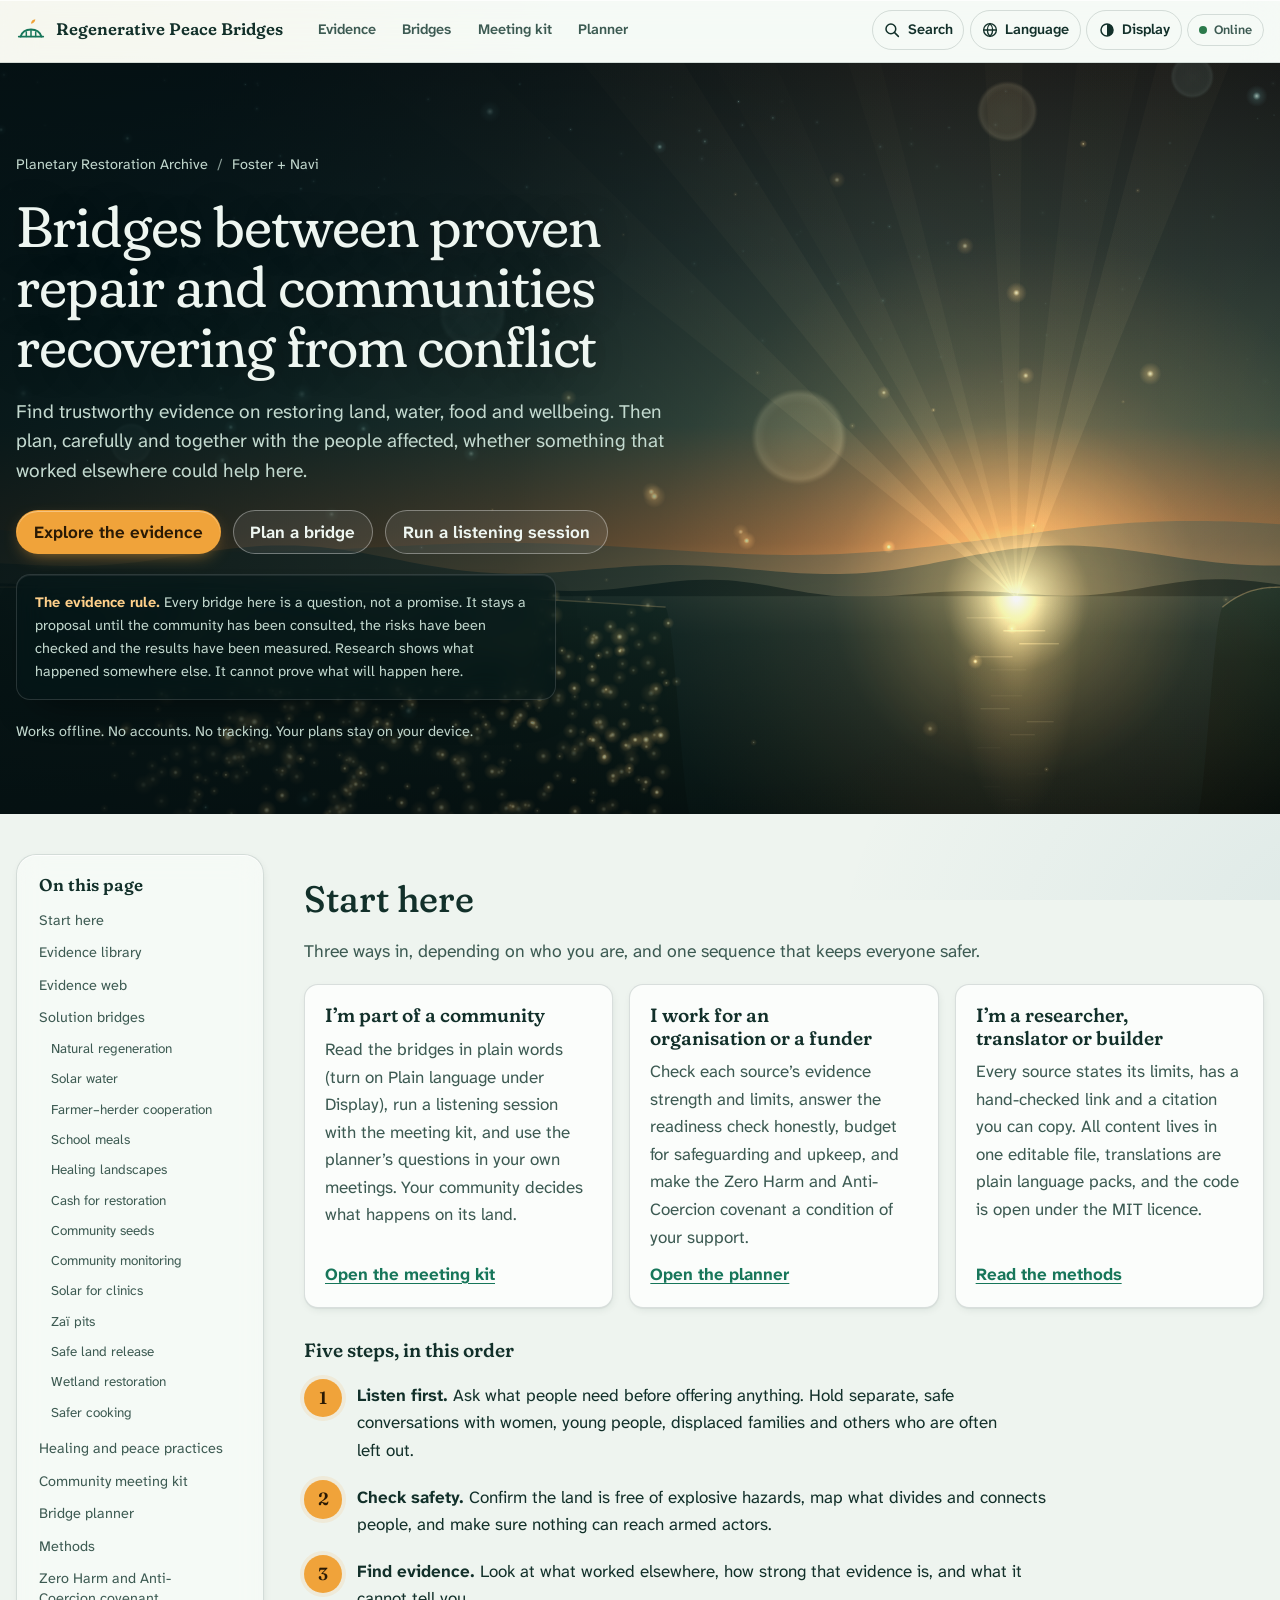
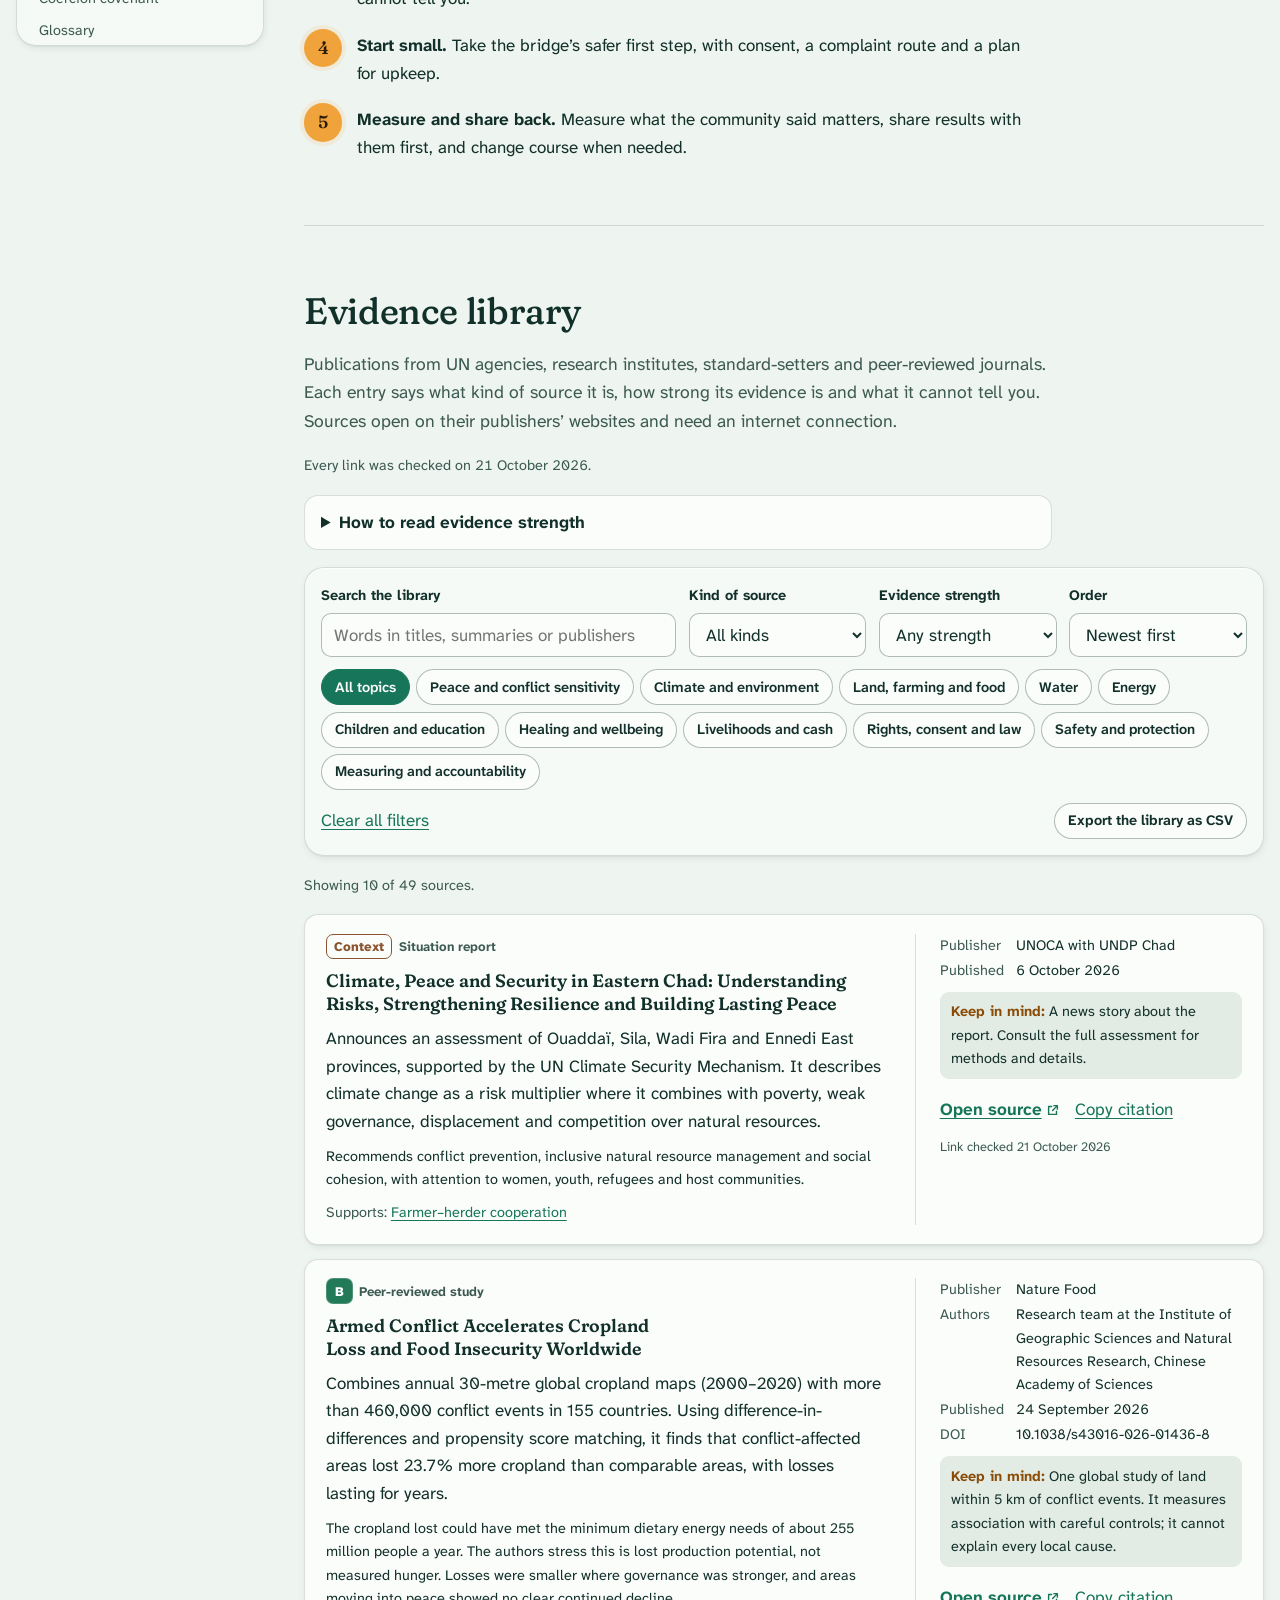
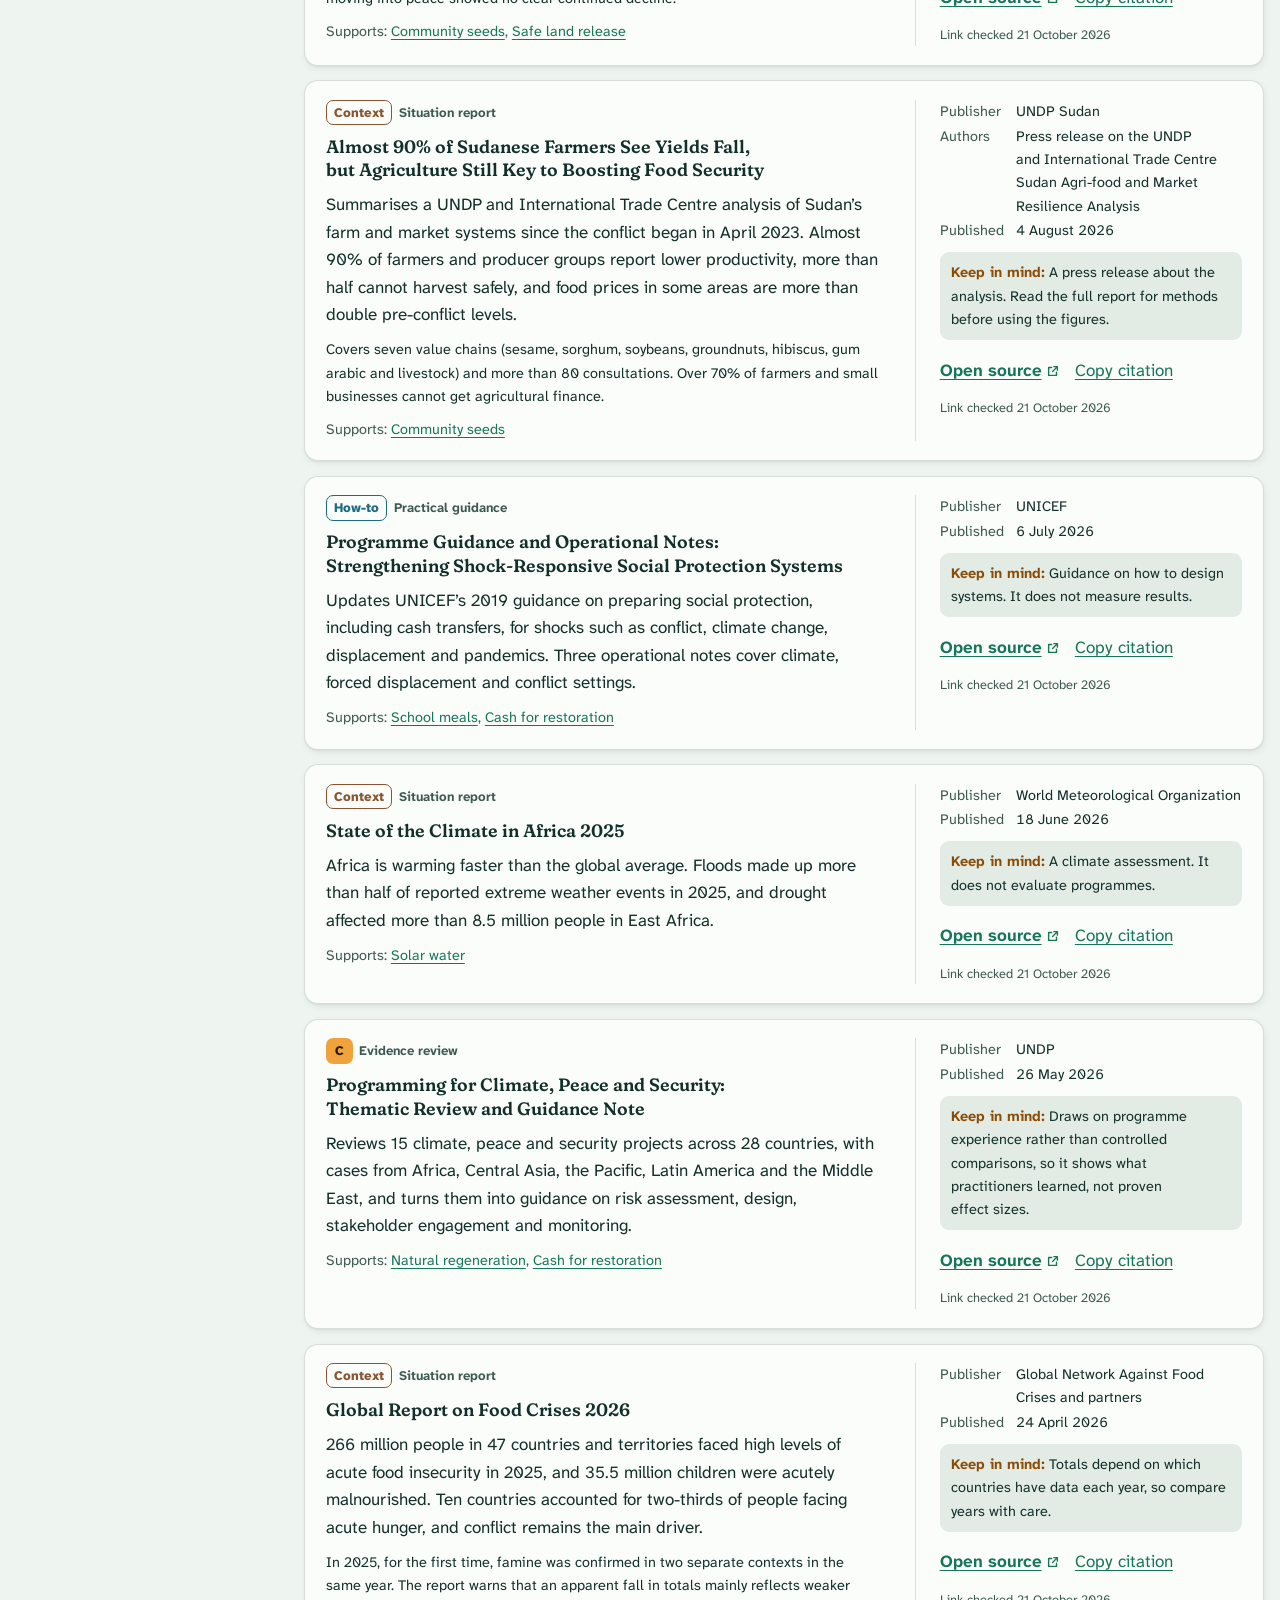
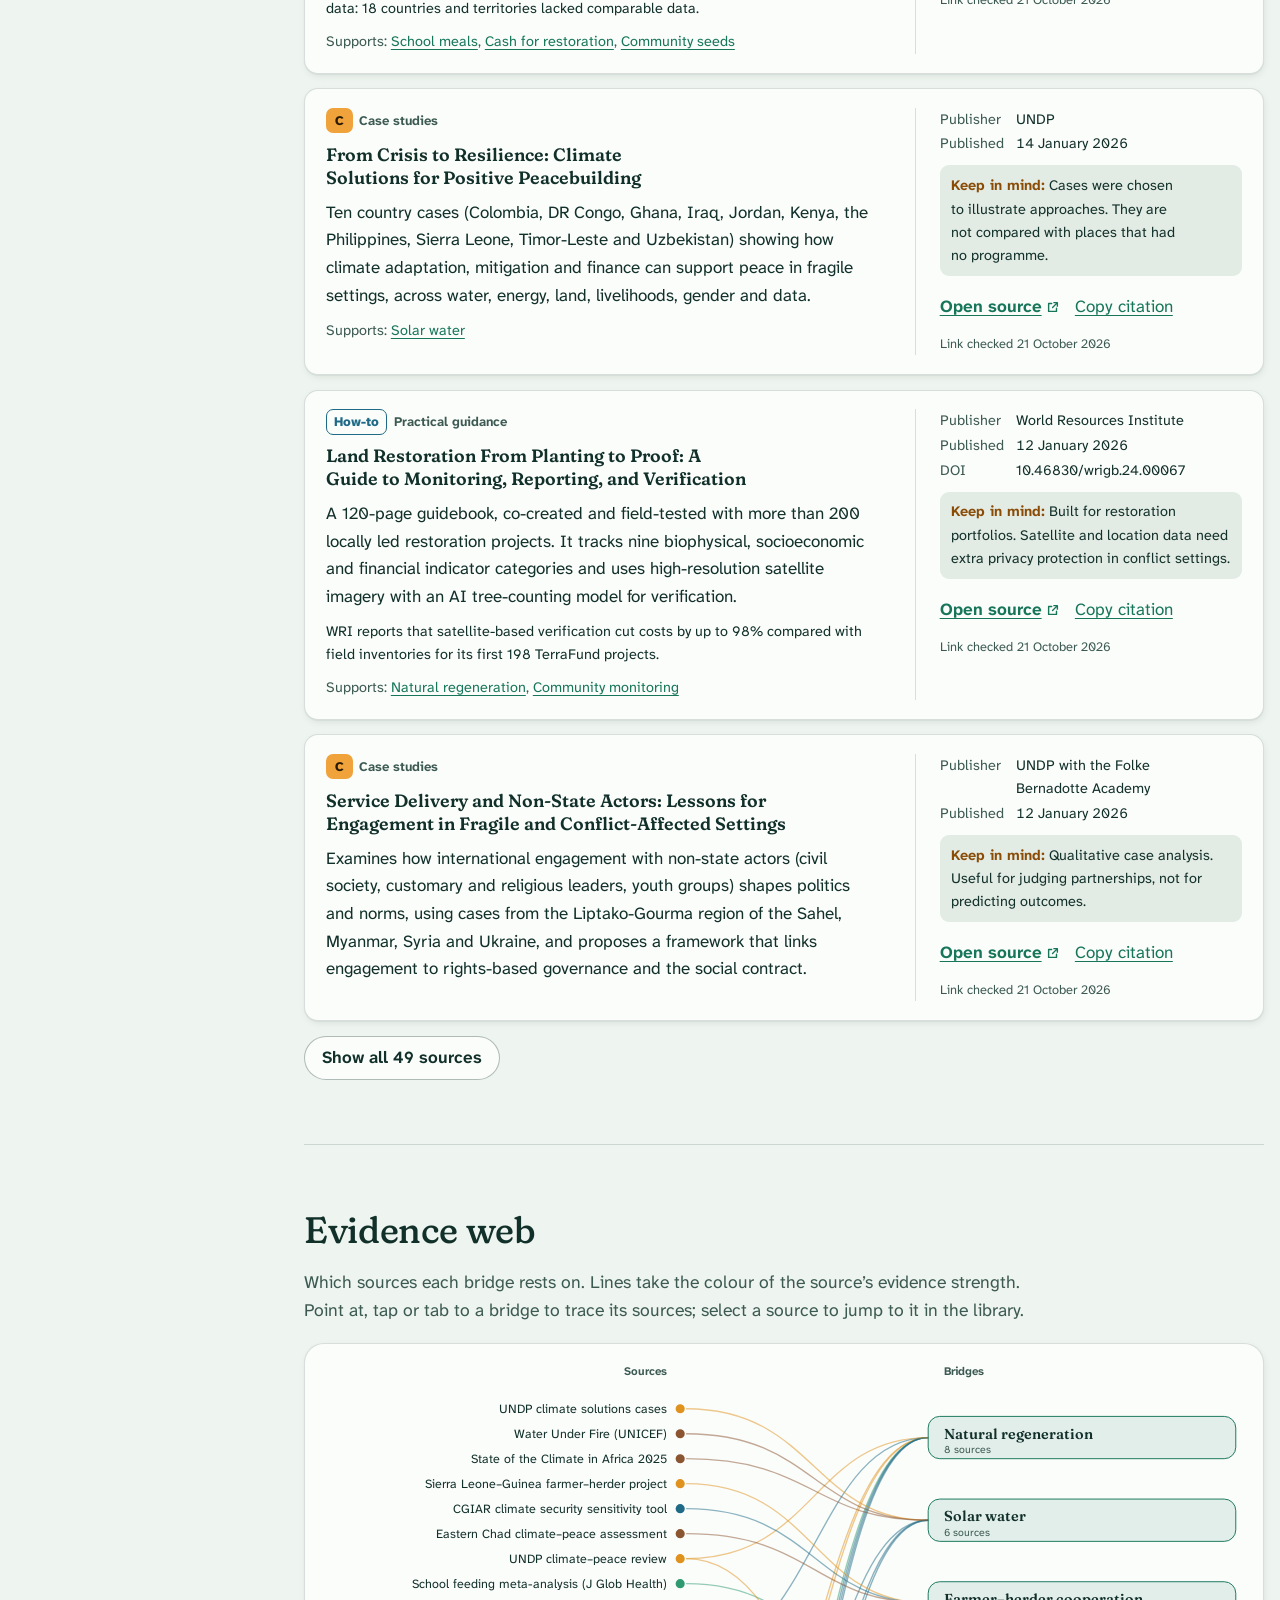
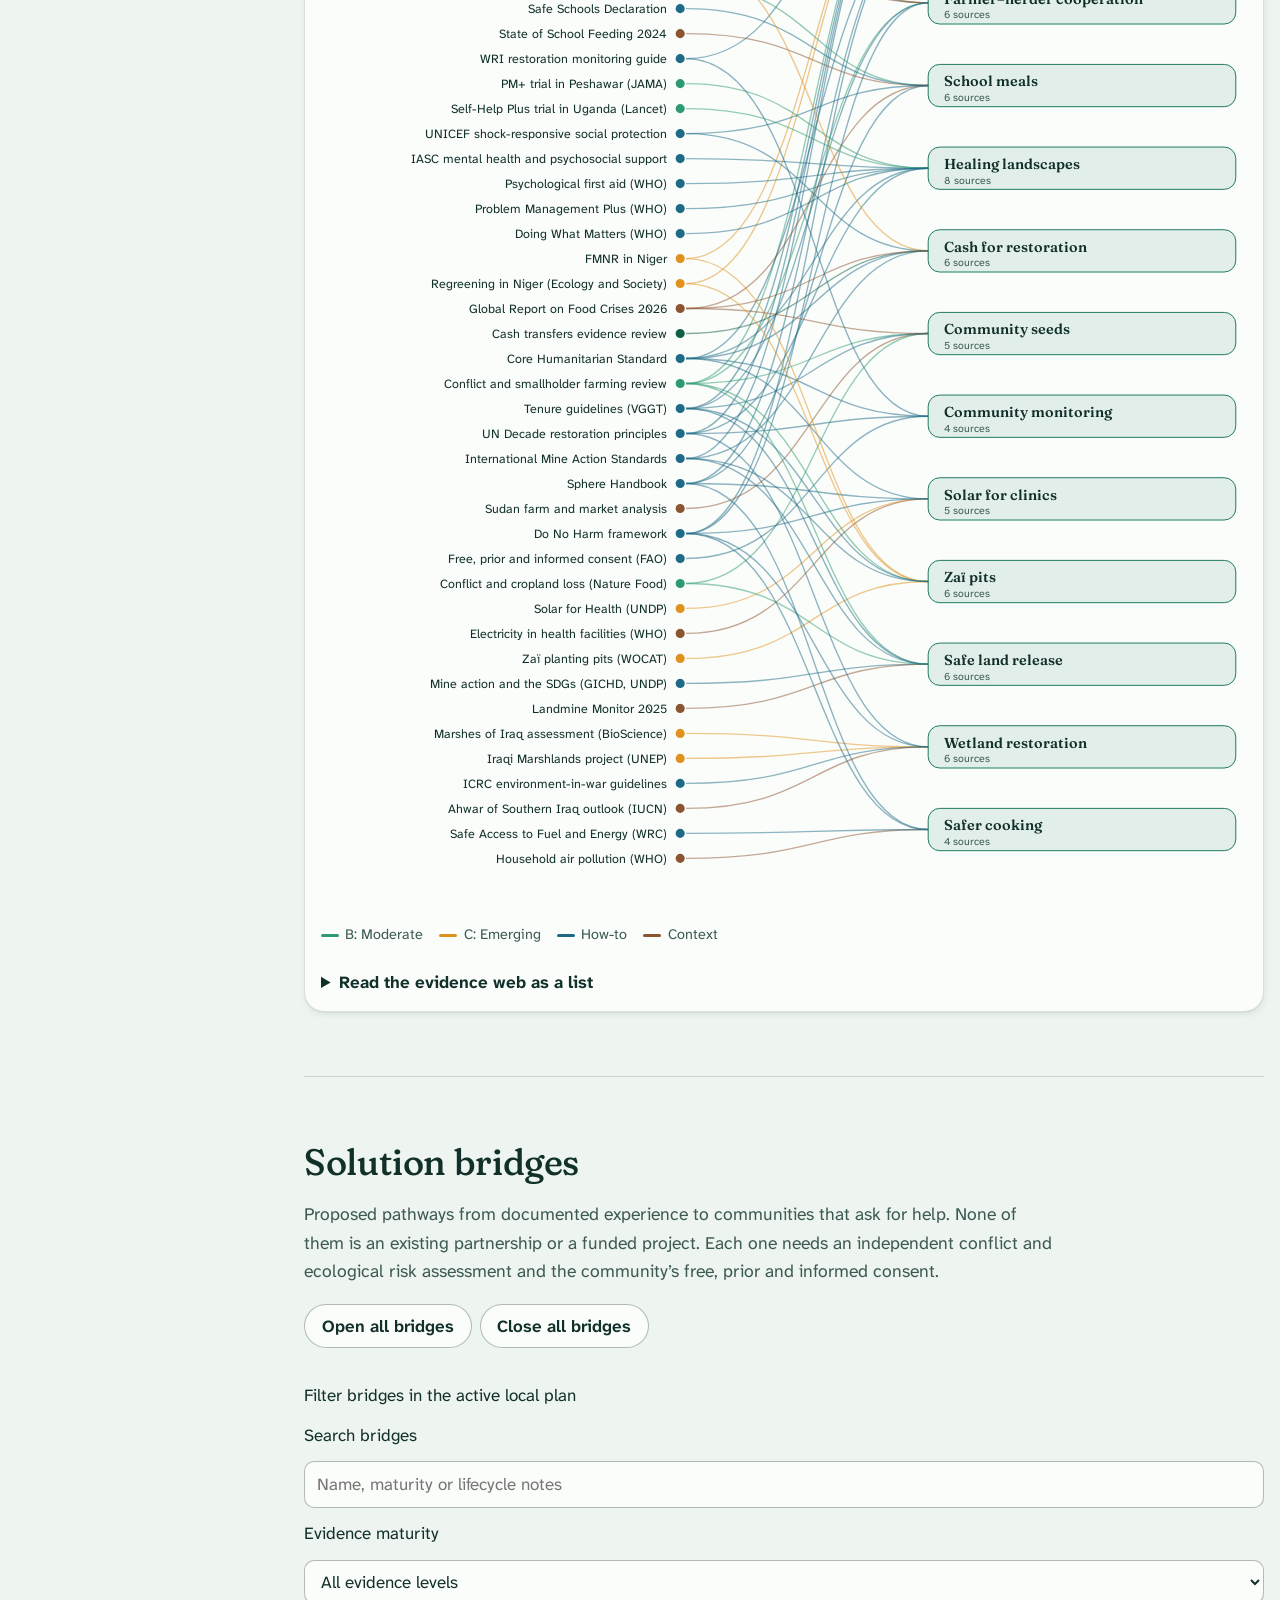
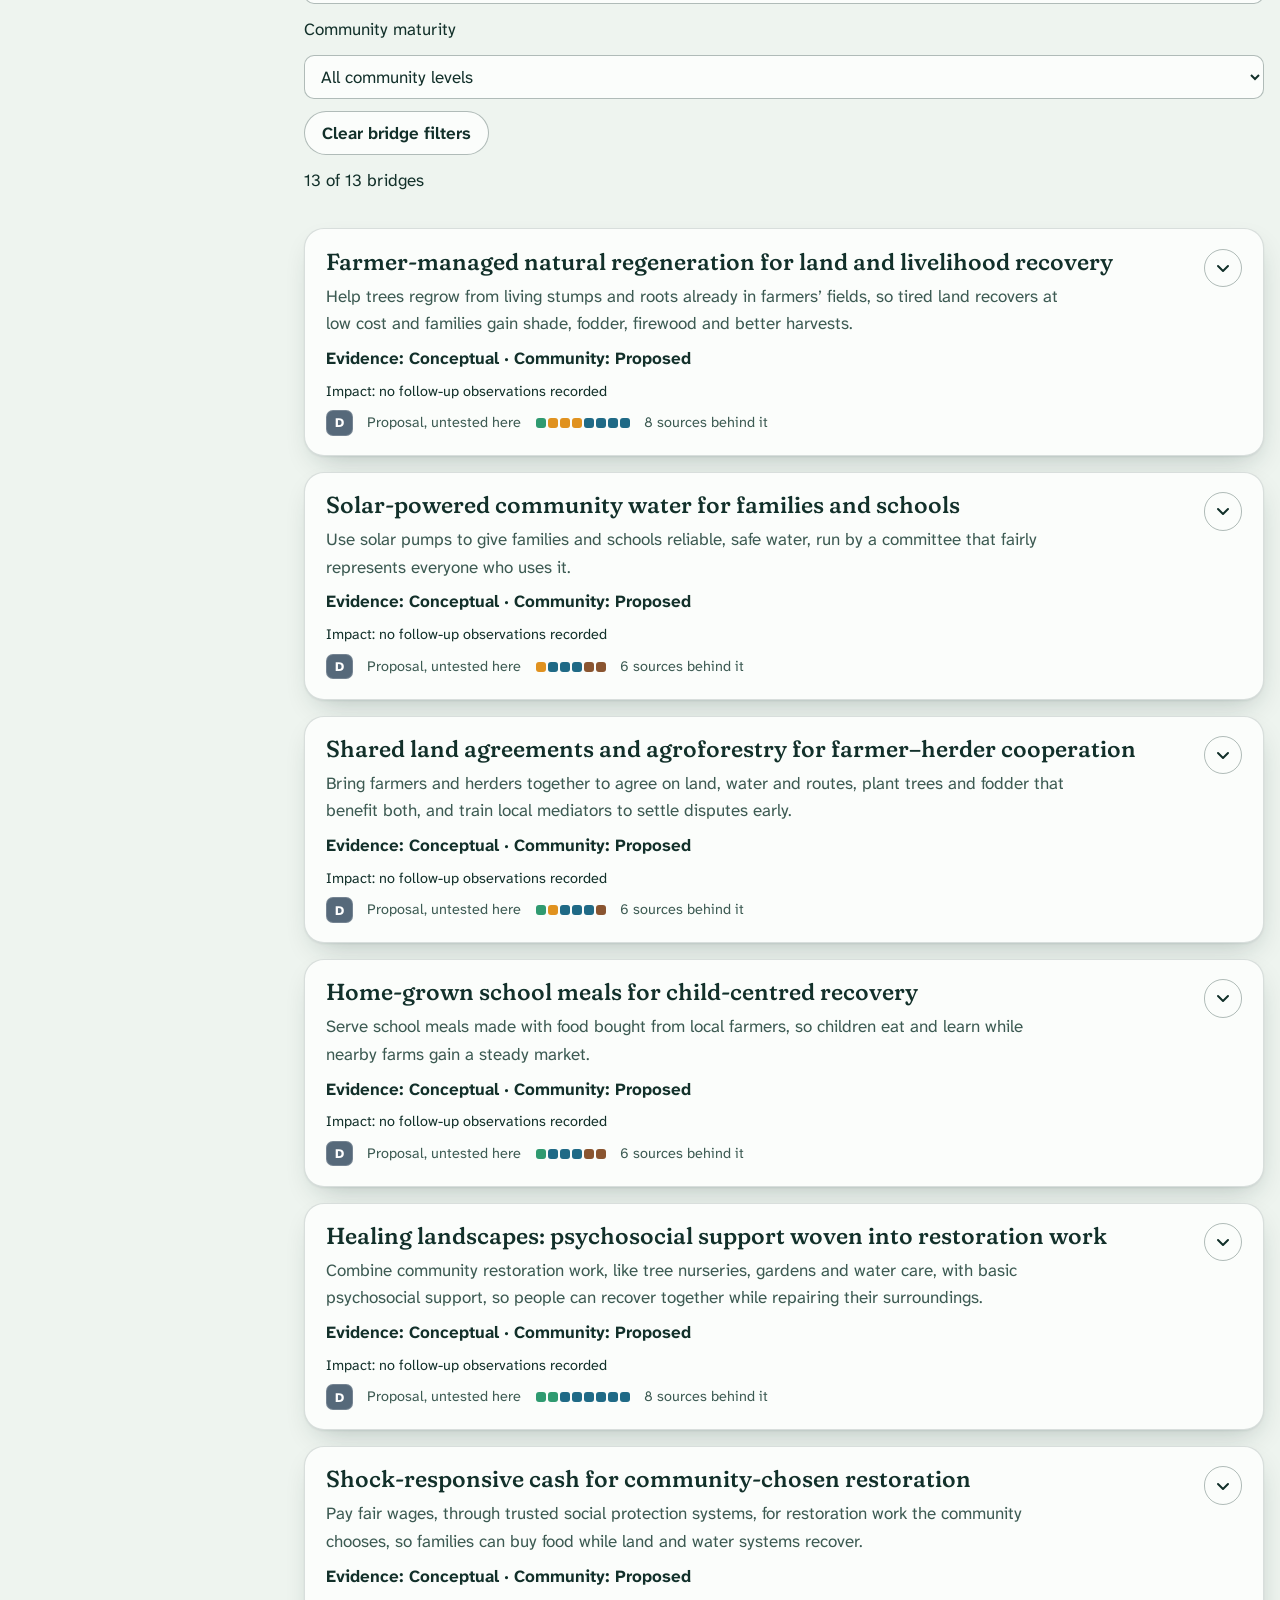
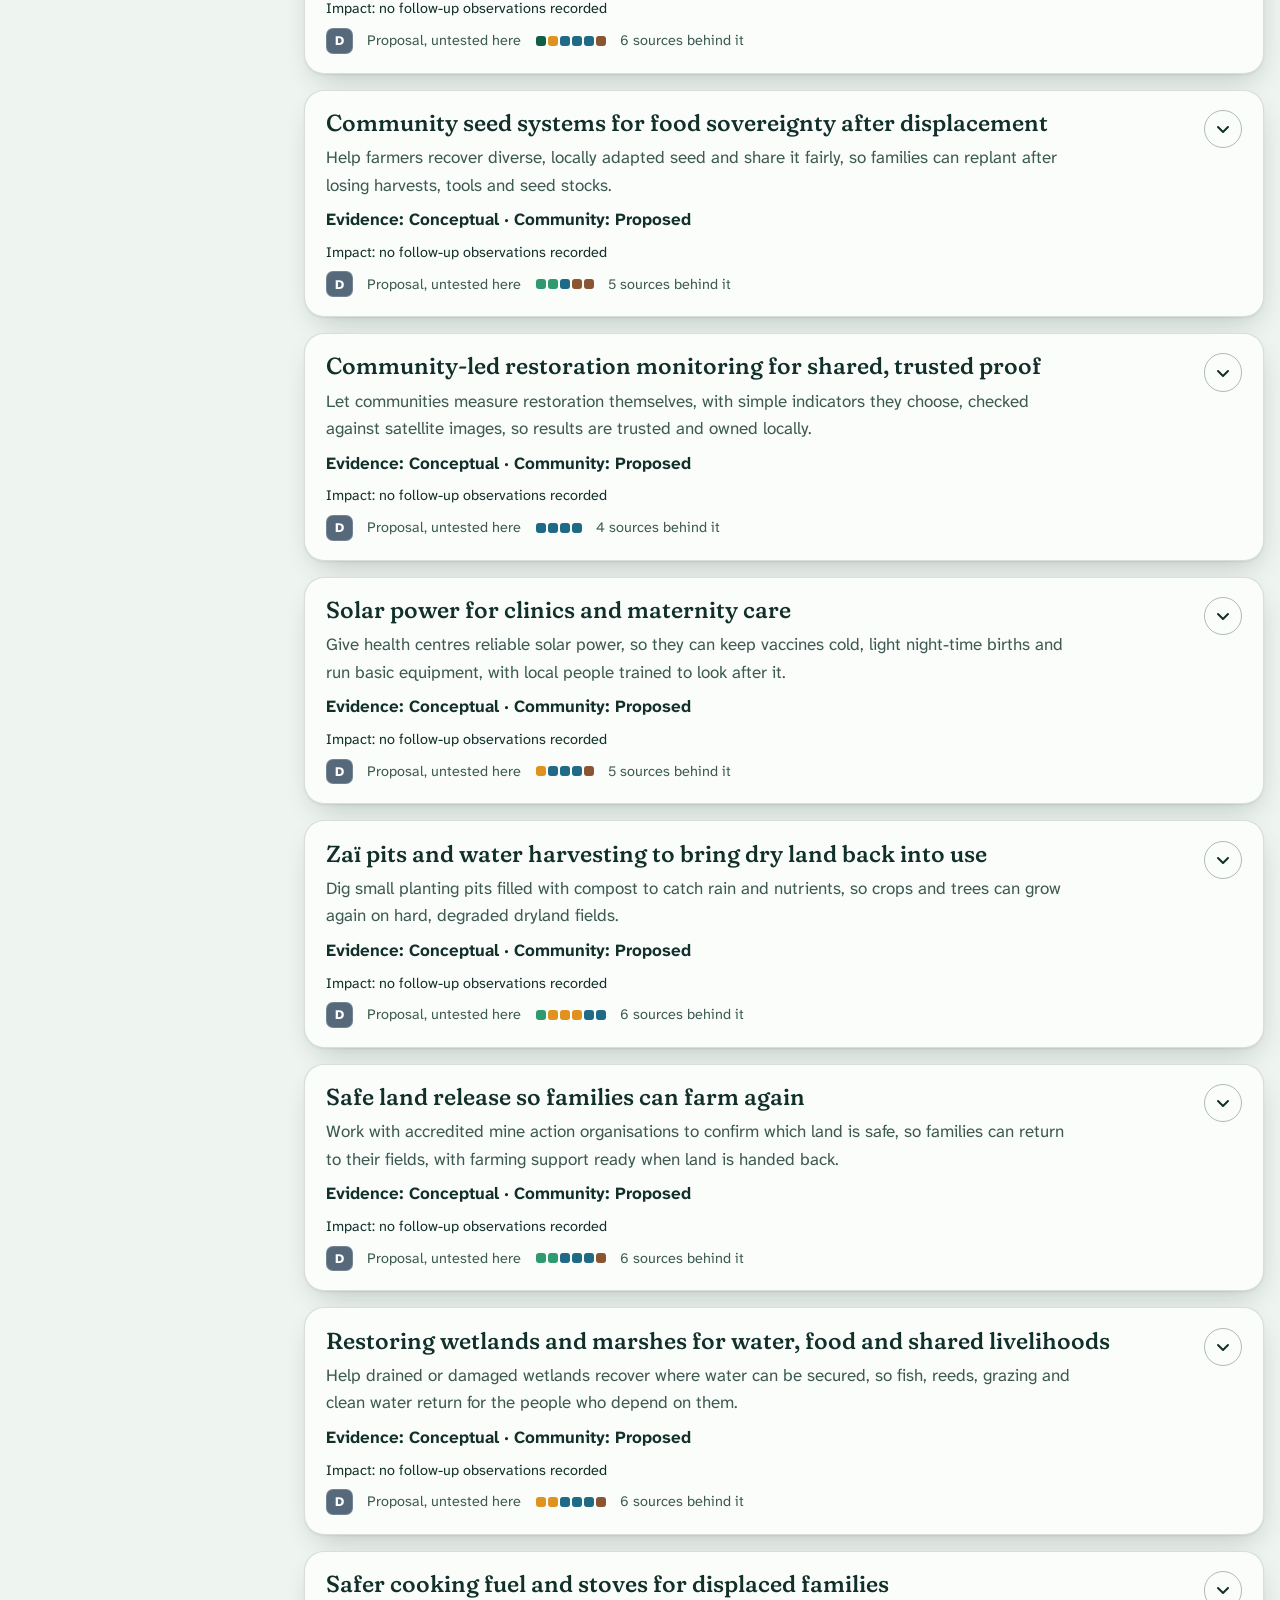
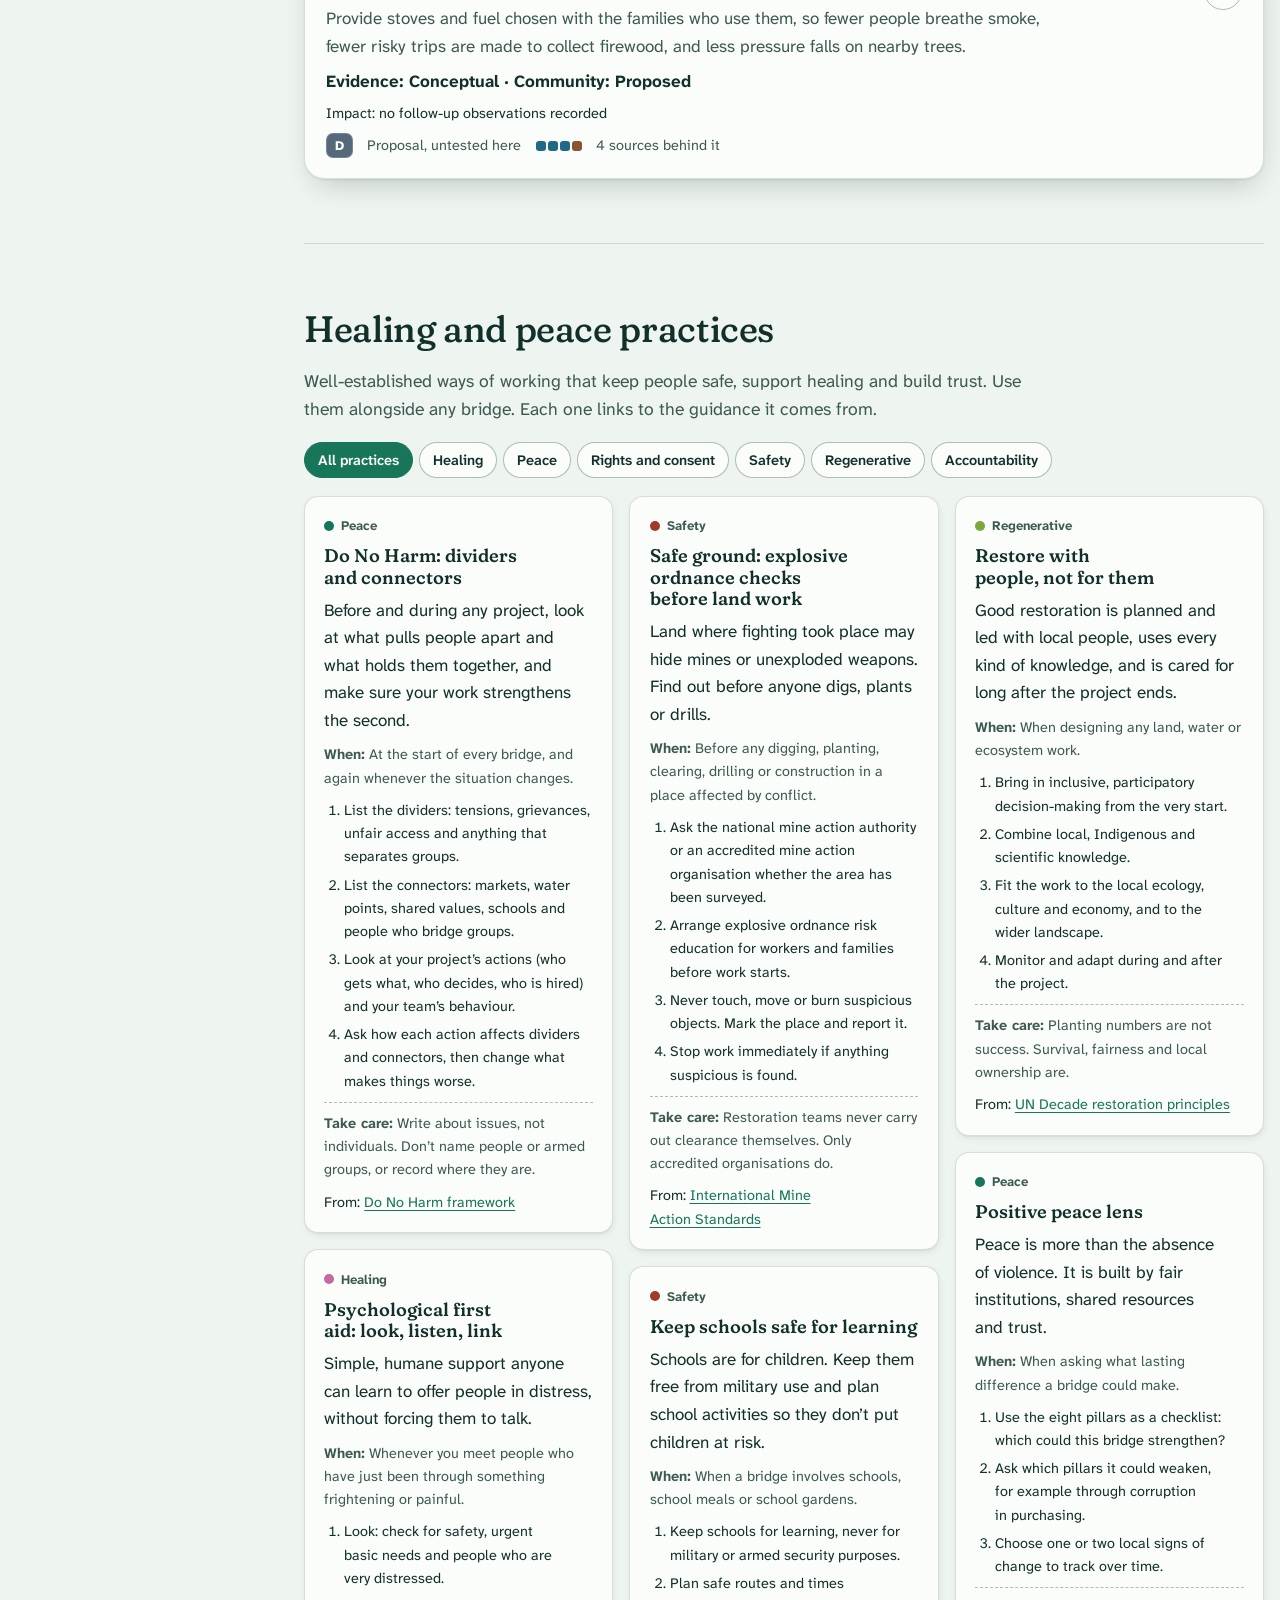
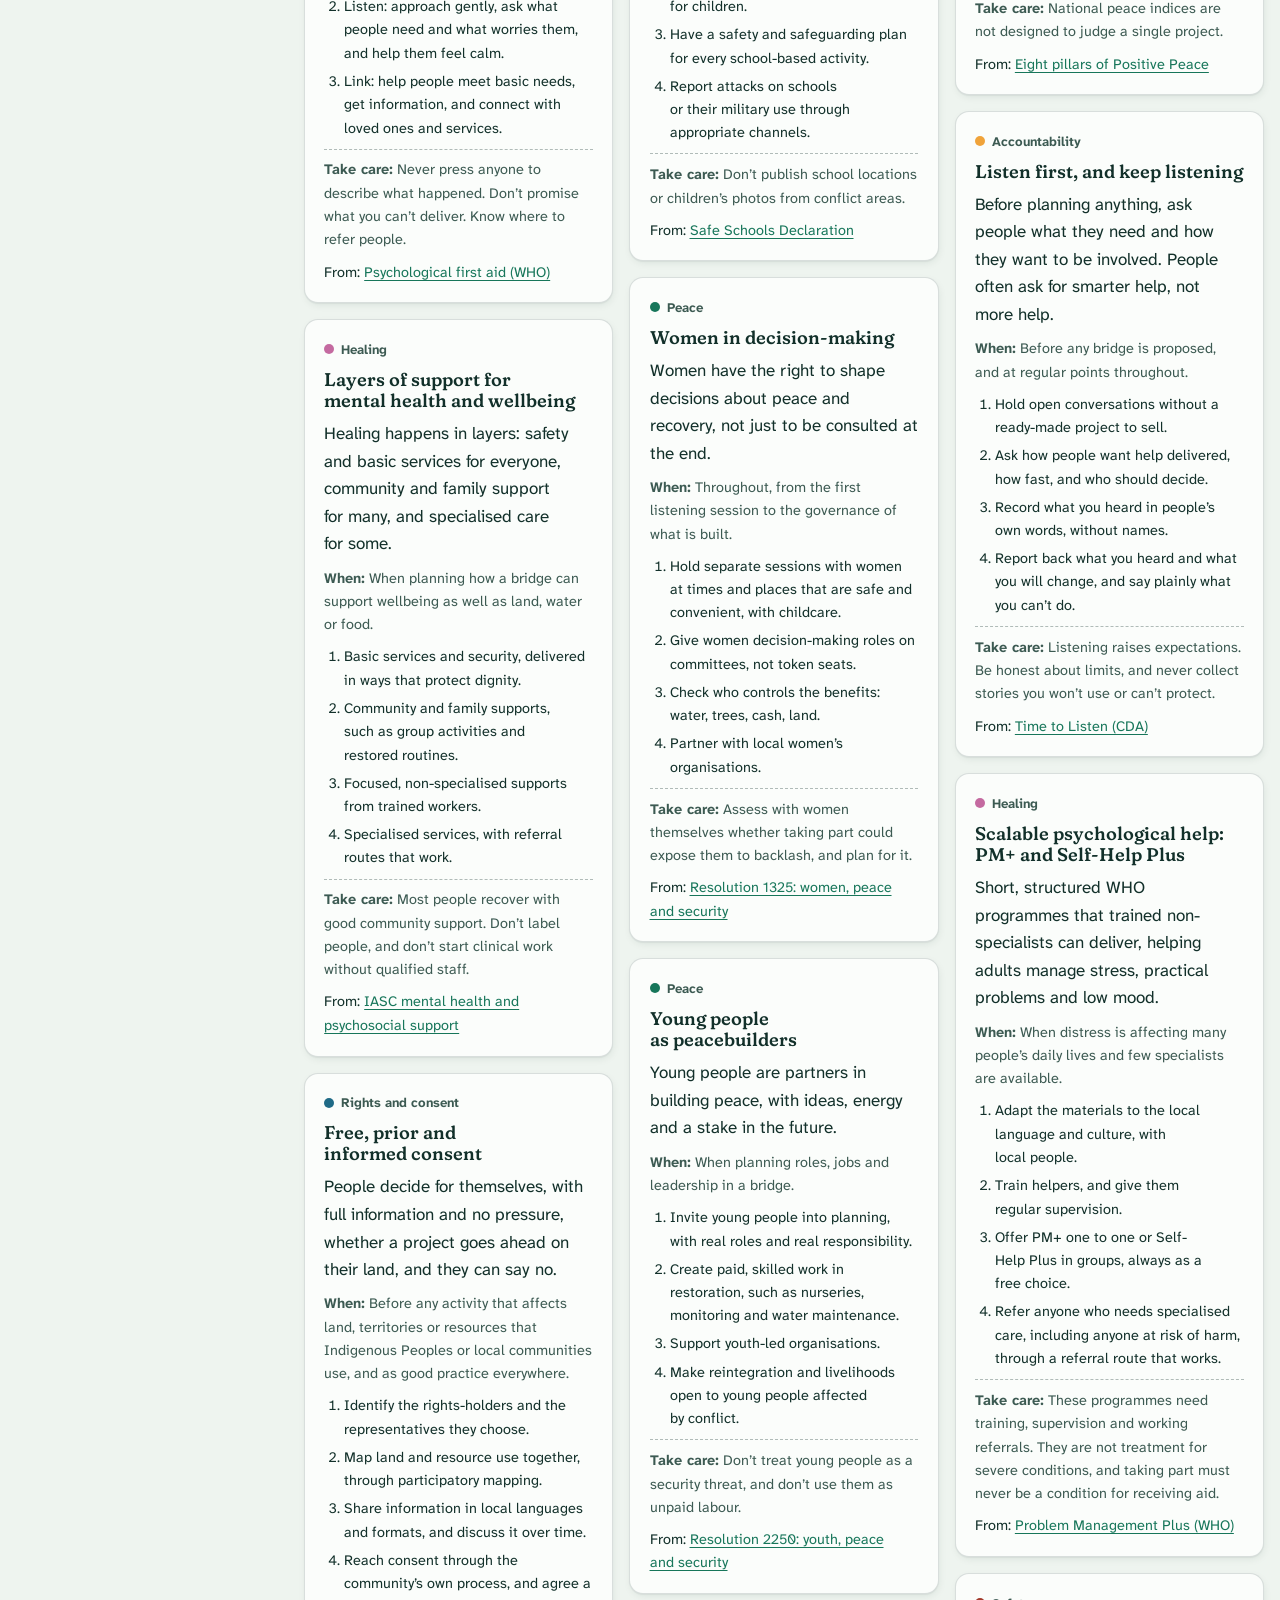
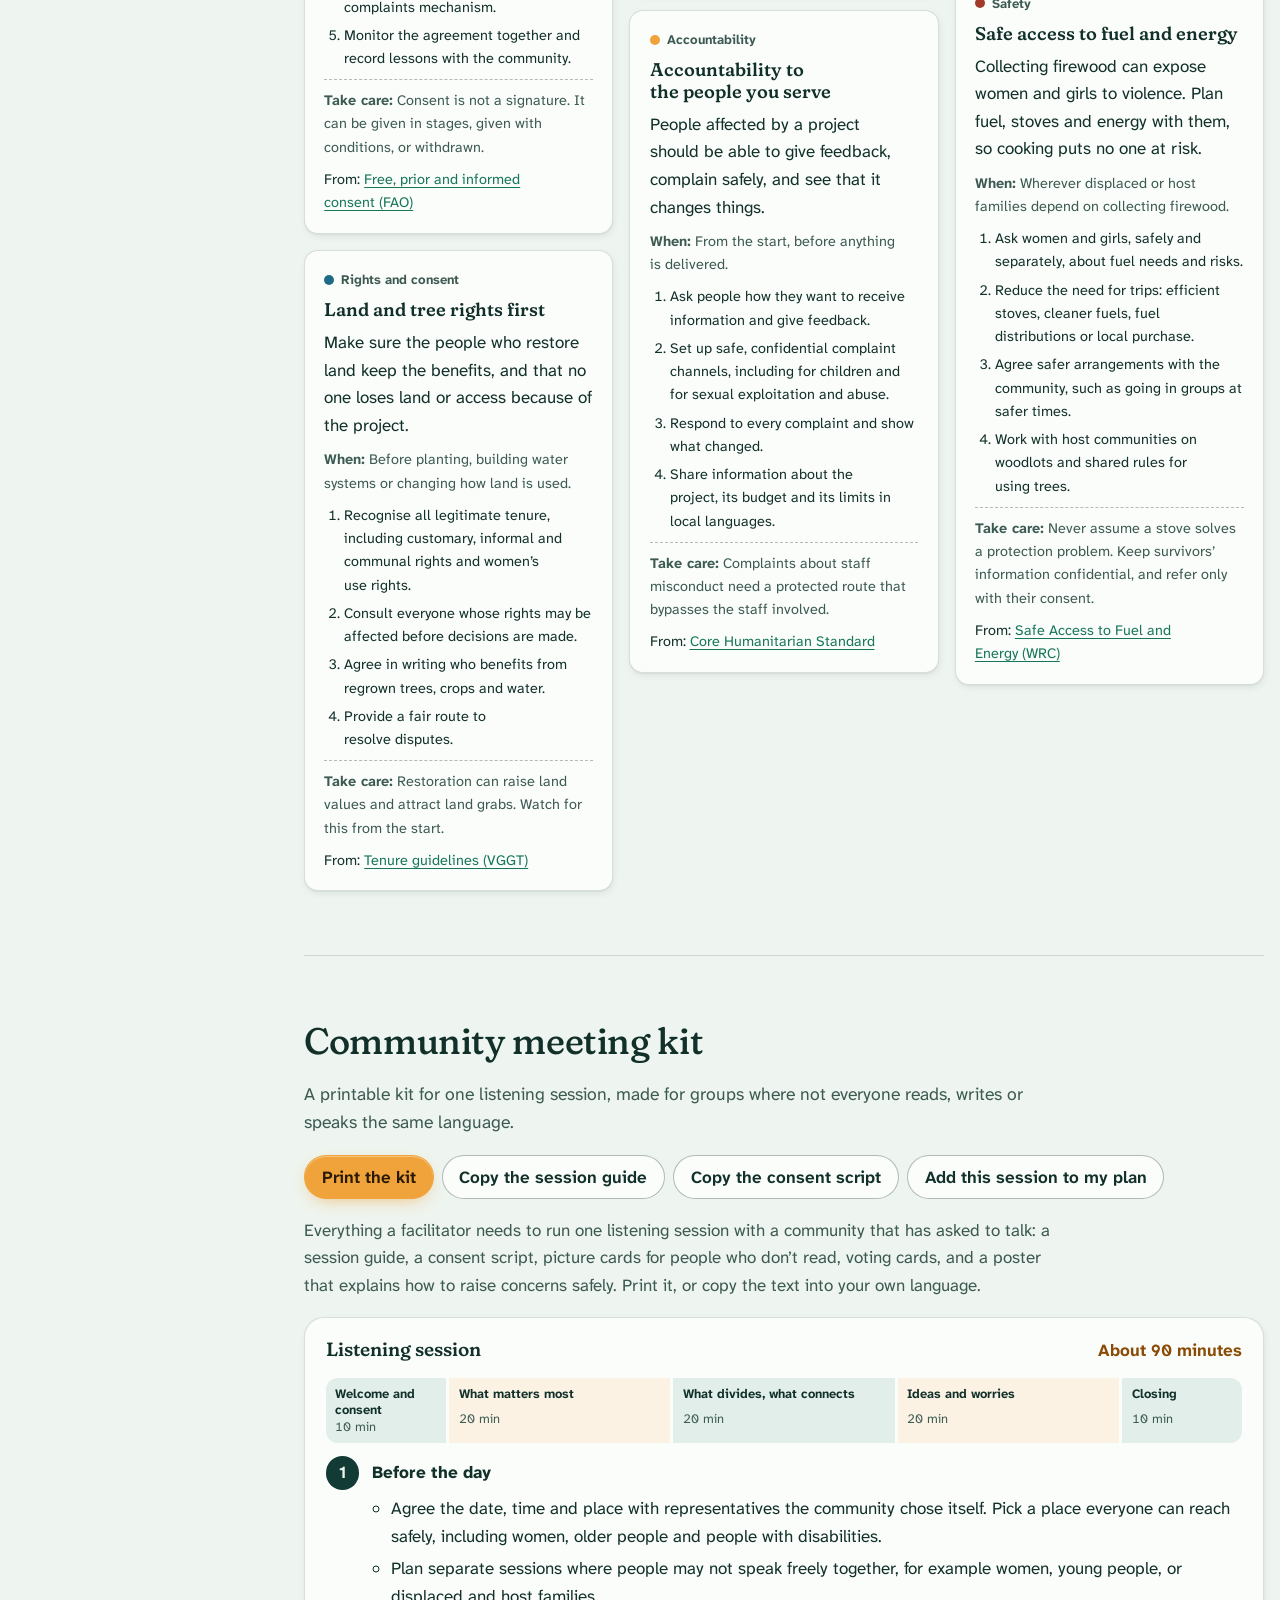
<file: v3/index.html>
<!doctype html>
<html lang="en" dir="ltr">
<head>
<meta charset="utf-8">
<meta name="viewport" content="width=device-width, initial-scale=1, viewport-fit=cover">
<!-- Security: only files from this folder may run or load ("file:" lets the
     folder work when opened directly from disk in every browser). Keep all
     scripts in .js files and all styles in styles.css, or they will be blocked. -->
<meta http-equiv="Content-Security-Policy" content="default-src 'self' file:; script-src 'self' file:; style-src 'self' file:; img-src 'self' file: data: blob:; font-src 'self' file:; connect-src 'self'; manifest-src 'self'; worker-src 'self'; object-src 'none'; base-uri 'none'; form-action 'none'">
<!-- Privacy: never tell external sites which page a reader came from. -->
<meta name="referrer" content="no-referrer">
<title>Regenerative Peace Bridges</title>
<meta name="description" content="An offline-first, evidence-checked guide, planner and community meeting kit for bringing proven regenerative, healing and peacebuilding work to communities recovering from conflict, safely and with consent.">
<meta name="color-scheme" content="light dark">
<meta name="theme-color" content="#123b36">
<link rel="manifest" href="manifest.webmanifest">
<link rel="icon" href="icon.svg" type="image/svg+xml">
<link rel="apple-touch-icon" href="apple-touch-icon.png">
<link rel="stylesheet" href="styles.css">
<!-- early.js applies saved display and language settings before the page is drawn. -->
<script src="early.js"></script>
<!-- data.js holds all editable content; lang/ holds the language tools and
     the built-in draft language packs; app.js adds the interactive tools.
     All are classic deferred scripts so the page also works from file://. -->
<script src="data.js" defer></script>
<script src="impact.js" defer></script>
<script src="impact-ui.js" defer></script>
<script src="lang/content-paths.js" defer></script>
<script src="lang/catalog.js" defer></script>
<script src="lang/fr.js" defer></script>
<script src="lang/es.js" defer></script>
<script src="lang/ar.js" defer></script>
<script src="app.js" defer></script>
</head>
<body>
<a class="skip-link" href="#main" data-i18n>Skip to main content</a>

<!-- =========================================================
     HEADER: brand, search, contents (small screens), language,
     display settings and the connection status.
     Words marked data-i18n can be translated by any language
     pack; data-i18n="reviewed" marks safety, legal and guidance
     text that only a reviewed pack may translate.
     ========================================================= -->
<header class="topbar" id="topbar">
  <div class="topbar__inner">
    <a class="brand" href="#overview" aria-label="Regenerative Peace Bridges, back to top" data-i18n-attr="aria-label">
      <svg class="brand__mark" viewBox="0 0 32 32" aria-hidden="true" focusable="false">
        <path d="M3 23h26" fill="none" stroke="currentColor" stroke-width="2" stroke-linecap="round"/>
        <path d="M5 23c3-10 19-10 22 0" fill="none" stroke="currentColor" stroke-width="2" stroke-linecap="round"/>
        <path d="M11 23v-5M16 23v-6.6M21 23v-5" fill="none" stroke="currentColor" stroke-width="1.6" stroke-linecap="round"/>
        <path d="M16 9.2c0-2.6 1.9-4.4 4.6-4.6-.1 2.7-1.9 4.5-4.6 4.6Z" class="brand__leaf"/>
      </svg>
      <span class="brand__name brand__name--long" data-i18n>Regenerative Peace Bridges</span>
      <span class="brand__name brand__name--short" data-i18n>Peace Bridges</span>
    </a>
    <nav class="topbar__quick" aria-label="Quick links" data-i18n-attr="aria-label">
      <a href="#library" data-i18n>Evidence</a>
      <a href="#bridges" data-i18n>Bridges</a>
      <a href="#kit" data-i18n>Meeting kit</a>
      <a href="#planner" data-i18n>Planner</a>
    </nav>
    <div class="topbar__tools">
      <button type="button" class="tool" id="btnSearch" aria-keyshortcuts="/ Control+K" aria-haspopup="dialog">
        <svg class="i" viewBox="0 0 24 24" aria-hidden="true" focusable="false"><circle cx="10.5" cy="10.5" r="6.5" fill="none" stroke="currentColor" stroke-width="2"/><path d="m15.5 15.5 5 5" fill="none" stroke="currentColor" stroke-width="2" stroke-linecap="round"/></svg>
        <span class="tool__label" data-i18n>Search</span>
      </button>
      <button type="button" class="tool tool--narrow" id="btnContents" aria-haspopup="dialog">
        <svg class="i" viewBox="0 0 24 24" aria-hidden="true" focusable="false"><path d="M4 6h16M4 12h16M4 18h10" fill="none" stroke="currentColor" stroke-width="2" stroke-linecap="round"/></svg>
        <span class="tool__label" data-i18n>Contents</span>
      </button>
      <button type="button" class="tool" id="btnLanguage" aria-haspopup="dialog">
        <svg class="i" viewBox="0 0 24 24" aria-hidden="true" focusable="false"><circle cx="12" cy="12" r="8.5" fill="none" stroke="currentColor" stroke-width="1.8"/><path d="M3.5 12h17M12 3.5c2.4 2.3 3.6 5.1 3.6 8.5s-1.2 6.2-3.6 8.5c-2.4-2.3-3.6-5.1-3.6-8.5s1.2-6.2 3.6-8.5Z" fill="none" stroke="currentColor" stroke-width="1.8"/></svg>
        <span class="tool__label" data-i18n>Language</span>
      </button>
      <button type="button" class="tool" id="btnDisplay" aria-haspopup="dialog">
        <svg class="i" viewBox="0 0 24 24" aria-hidden="true" focusable="false"><circle cx="12" cy="12" r="8" fill="none" stroke="currentColor" stroke-width="2"/><path d="M12 4a8 8 0 0 1 0 16Z" fill="currentColor"/></svg>
        <span class="tool__label" data-i18n>Display</span>
      </button>
      <span class="status-pill" id="netStatus" role="status">Offline library</span>
    </div>
  </div>
  <div class="topbar__progress" aria-hidden="true"><span id="readProgress"></span></div>
</header>

<!-- Shown only when a language other than English is active: says
     whether the translation is a draft or reviewed, and by whom. -->
<div class="langbar" id="langBar" role="region" aria-label="Translation status" data-i18n-attr="aria-label" hidden>
  <div class="langbar__inner">
    <span class="langbar__badge" id="langBarBadge"></span>
    <p class="langbar__text" id="langBarText"></p>
    <button type="button" class="linkbtn" id="langBarChange" data-i18n>Change language</button>
  </div>
</div>

<!-- =========================================================
     HERO: a dawn scene where points of light gather into a
     bridge between two riverbanks (drawn by app.js on canvas).
     ========================================================= -->
<section class="hero" id="overview" aria-labelledby="hero-title">
  <canvas class="hero__canvas" id="heroCanvas" aria-hidden="true"></canvas>
  <div class="hero__scrim" aria-hidden="true"></div>
  <div class="hero__inner">
    <p class="hero__crumb">Planetary Restoration Archive <span aria-hidden="true">/</span> Foster + Navi</p>
    <h1 id="hero-title" data-i18n>Bridges between proven repair and communities recovering from conflict</h1>
    <p class="hero__lede" data-i18n>Find trustworthy evidence on restoring land, water, food and wellbeing. Then plan, carefully and together with the people affected, whether something that worked elsewhere could help here.</p>
    <div class="hero__actions">
      <a class="btn btn--dawn" href="#library" data-i18n>Explore the evidence</a>
      <a class="btn btn--ghost" href="#planner" data-i18n>Plan a bridge</a>
      <a class="btn btn--ghost" href="#kit" data-i18n>Run a listening session</a>
    </div>
    <div class="hero__rule">
      <p data-i18n-block><strong data-i18n="reviewed">The evidence rule.</strong> <span data-i18n="reviewed">Every bridge here is a question, not a promise. It stays a proposal until the community has been consulted, the risks have been checked and the results have been measured. Research shows what happened somewhere else. It cannot prove what will happen here.</span></p>
    </div>
    <p class="hero__promise" data-i18n>Works offline. No accounts. No tracking. Your plans stay on your device.</p>
  </div>
  <p class="sr-only" data-i18n>Illustration: at dawn, points of light drift up from one riverbank and gather into a bridge that reaches the other bank.</p>
</section>

<div class="layout">
  <!-- Table of contents. app.js adds live highlighting and sub-sections. -->
  <nav class="toc" id="toc" aria-label="Contents" data-i18n-attr="aria-label">
    <p class="toc__title" data-i18n>On this page</p>
    <ol class="toc__list" id="tocList">
      <li><a href="#start">Start here</a></li>
      <li><a href="#library">Evidence library</a></li>
      <li><a href="#web">Evidence web</a></li>
      <li><a href="#bridges">Solution bridges</a></li>
      <li><a href="#practices">Healing and peace practices</a></li>
      <li><a href="#kit">Community meeting kit</a></li>
      <li><a href="#planner">Bridge planner</a></li>
      <li><a href="#methods">Methods</a></li>
      <li><a href="#safeguards">Zero Harm and Anti-Coercion</a></li>
      <li><a href="#glossary">Glossary</a></li>
      <li><a href="#data">Your data and offline use</a></li>
      <li><a href="#about">About and credits</a></li>
    </ol>
  </nav>

  <main id="main" tabindex="-1">

    <!-- ===================== START HERE ===================== -->
    <section class="section" id="start" aria-labelledby="start-title">
      <h2 id="start-title" data-i18n>Start here</h2>
      <p class="section__intro" data-i18n>Three ways in, depending on who you are, and one sequence that keeps everyone safer.</p>
      <div class="paths">
        <article class="path">
          <h3 data-i18n>I’m part of a community</h3>
          <p data-i18n="reviewed">Read the bridges in plain words (turn on Plain language under Display), run a listening session with the meeting kit, and use the planner’s questions in your own meetings. Your community decides what happens on its land.</p>
          <a class="path__link" href="#kit" data-i18n>Open the meeting kit</a>
        </article>
        <article class="path">
          <h3 data-i18n>I work for an organisation or a funder</h3>
          <p data-i18n="reviewed">Check each source’s evidence strength and limits, answer the readiness check honestly, budget for safeguarding and upkeep, and make the Zero Harm and Anti-Coercion covenant a condition of your support.</p>
          <a class="path__link" href="#planner" data-i18n>Open the planner</a>
        </article>
        <article class="path">
          <h3 data-i18n>I’m a researcher, translator or builder</h3>
          <p data-i18n="reviewed">Every source states its limits, has a hand-checked link and a citation you can copy. All content lives in one editable file, translations are plain language packs, and the code is open under the MIT licence.</p>
          <a class="path__link" href="#methods" data-i18n>Read the methods</a>
        </article>
      </div>

      <h3 class="steps__title" data-i18n>Five steps, in this order</h3>
      <ol class="steps" data-i18n-block>
        <li data-i18n-block><strong data-i18n="reviewed">Listen first.</strong> <span data-i18n="reviewed">Ask what people need before offering anything. Hold separate, safe conversations with women, young people, displaced families and others who are often left out.</span></li>
        <li data-i18n-block><strong data-i18n="reviewed">Check safety.</strong> <span data-i18n="reviewed">Confirm the land is free of explosive hazards, map what divides and connects people, and make sure nothing can reach armed actors.</span></li>
        <li data-i18n-block><strong data-i18n="reviewed">Find evidence.</strong> <span data-i18n="reviewed">Look at what worked elsewhere, how strong that evidence is, and what it cannot tell you.</span></li>
        <li data-i18n-block><strong data-i18n="reviewed">Start small.</strong> <span data-i18n="reviewed">Take the bridge’s safer first step, with consent, a complaint route and a plan for upkeep.</span></li>
        <li data-i18n-block><strong data-i18n="reviewed">Measure and share back.</strong> <span data-i18n="reviewed">Measure what the community said matters, share results with them first, and change course when needed.</span></li>
      </ol>
    </section>

    <!-- ===================== EVIDENCE LIBRARY ===================== -->
    <section class="section" id="library" aria-labelledby="library-title">
      <h2 id="library-title" data-i18n>Evidence library</h2>
      <p class="section__intro" data-i18n>Publications from UN agencies, research institutes, standard-setters and peer-reviewed journals. Each entry says what kind of source it is, how strong its evidence is and what it cannot tell you. Sources open on their publishers’ websites and need an internet connection.</p>
      <p class="note"><span data-i18n>Every link was checked on</span> <time datetime="2026-10-21" data-date="2026-10-21">21 October 2026</time>.</p>

      <details class="ladder" id="ladder">
        <summary data-i18n>How to read evidence strength</summary>
        <div class="ladder__body">
          <dl class="ladder__list">
            <div><dt><span class="grade grade--A">A</span> <span data-i18n>Strong</span></dt><dd data-i18n="reviewed">Several independent, rigorous studies agree.</dd></div>
            <div><dt><span class="grade grade--B">B</span> <span data-i18n>Moderate</span></dt><dd data-i18n="reviewed">A rigorous study, a large-data analysis, or a review of many studies.</dd></div>
            <div><dt><span class="grade grade--C">C</span> <span data-i18n>Emerging</span></dt><dd data-i18n="reviewed">Before-and-after results, case studies or programme experience, without a comparison group.</dd></div>
            <div><dt><span class="grade grade--D">D</span> <span data-i18n>Untested here</span></dt><dd data-i18n="reviewed">An idea or proposal with no measured results yet in this context. Every bridge starts here.</dd></div>
            <div><dt><span class="grade grade--howto" data-i18n>How-to</span></dt><dd data-i18n="reviewed">Guidance, standards and law tell you how to act well. They are not proof that something works.</dd></div>
            <div><dt><span class="grade grade--context" data-i18n>Context</span></dt><dd data-i18n="reviewed">Situation reports describe a problem. They do not test solutions.</dd></div>
          </dl>
          <p class="note" data-i18n="reviewed">These grades are editorial labels written for this tool. They are not an independent systematic appraisal. Publication dates are not the dates when impacts were observed.</p>
        </div>
      </details>

      <div class="filters" id="libraryFilters" hidden></div>
      <p class="filters__count" id="libraryCount" role="status"></p>
      <div class="library" id="libraryMount">
<!-- prerender:library -->
<article class="doc" id="doc-undp-cps-2026">
<div class="doc__badges"><span class="grade grade--C">C</span><span class="doc__type">Evidence review</span></div>
<h3>Programming for Climate, Peace and Security: Thematic Review and Guidance Note</h3>
<p class="doc__summary">Reviews 15 climate, peace and security projects across 28 countries, with cases from Africa, Central Asia, the Pacific, Latin America and the Middle East, and turns them into guidance on risk assessment, design, stakeholder engagement and monitoring.</p>
<p class="note">UNDP. 26 May 2026.</p>
<p class="doc__limits"><strong>Keep in mind: </strong>Draws on programme experience rather than controlled comparisons, so it shows what practitioners learned, not proven effect sizes.</p>
<div class="doc__actions"><a class="ext" href="https://www.undp.org/publications/programming-climate-peace-and-security-thematic-review-and-guidance-note" target="_blank" rel="noopener noreferrer">Open source</a><span class="doc__checked">Link checked 21 October 2026</span></div>
</article>
<article class="doc" id="doc-undp-positive-peace-2026">
<div class="doc__badges"><span class="grade grade--C">C</span><span class="doc__type">Case studies</span></div>
<h3>From Crisis to Resilience: Climate Solutions for Positive Peacebuilding</h3>
<p class="doc__summary">Ten country cases (Colombia, DR Congo, Ghana, Iraq, Jordan, Kenya, the Philippines, Sierra Leone, Timor-Leste and Uzbekistan) showing how climate adaptation, mitigation and finance can support peace in fragile settings, across water, energy, land, livelihoods, gender and data.</p>
<p class="note">UNDP. 14 January 2026.</p>
<p class="doc__limits"><strong>Keep in mind: </strong>Cases were chosen to illustrate approaches. They are not compared with places that had no programme.</p>
<div class="doc__actions"><a class="ext" href="https://www.undp.org/publications/crisis-resilience-climate-solutions-positive-peacebuilding" target="_blank" rel="noopener noreferrer">Open source</a><span class="doc__checked">Link checked 21 October 2026</span></div>
</article>
<article class="doc" id="doc-unicef-srsp-2026">
<div class="doc__badges"><span class="grade grade--howto">How-to</span><span class="doc__type">Practical guidance</span></div>
<h3>Programme Guidance and Operational Notes: Strengthening Shock-Responsive Social Protection Systems</h3>
<p class="doc__summary">Updates UNICEF’s 2019 guidance on preparing social protection, including cash transfers, for shocks such as conflict, climate change, displacement and pandemics. Three operational notes cover climate, forced displacement and conflict settings.</p>
<p class="note">UNICEF. 6 July 2026.</p>
<p class="doc__limits"><strong>Keep in mind: </strong>Guidance on how to design systems. It does not measure results.</p>
<div class="doc__actions"><a class="ext" href="https://www.unicef.org/documents/programme-guidance-and-operational-notes-strengthening-shock-responsive-social-protection" target="_blank" rel="noopener noreferrer">Open source</a><span class="doc__checked">Link checked 21 October 2026</span></div>
</article>
<article class="doc" id="doc-wri-mrv-2026">
<div class="doc__badges"><span class="grade grade--howto">How-to</span><span class="doc__type">Practical guidance</span></div>
<h3>Land Restoration From Planting to Proof: A Guide to Monitoring, Reporting, and Verification</h3>
<p class="doc__summary">A 120-page guidebook, co-created and field-tested with more than 200 locally led restoration projects. It tracks nine biophysical, socioeconomic and financial indicator categories and uses high-resolution satellite imagery with an AI tree-counting model for verification.</p>
<p class="note">World Resources Institute. 12 January 2026.</p>
<p class="doc__limits"><strong>Keep in mind: </strong>Built for restoration portfolios. Satellite and location data need extra privacy protection in conflict settings.</p>
<div class="doc__actions"><a class="ext" href="https://www.wri.org/research/land-restoration-planting-proof-guide-monitoring-reporting-and-verification" target="_blank" rel="noopener noreferrer">Open source</a><span class="doc__checked">Link checked 21 October 2026</span></div>
</article>
<article class="doc" id="doc-nature-food-2026">
<div class="doc__badges"><span class="grade grade--B">B</span><span class="doc__type">Peer-reviewed study</span></div>
<h3>Armed Conflict Accelerates Cropland Loss and Food Insecurity Worldwide</h3>
<p class="doc__summary">Combines annual 30-metre global cropland maps (2000–2020) with more than 460,000 conflict events in 155 countries. Using difference-in-differences and propensity score matching, it finds that conflict-affected areas lost 23.7% more cropland than comparable areas, with losses lasting for years.</p>
<p class="note">Nature Food. 24 September 2026.</p>
<p class="doc__limits"><strong>Keep in mind: </strong>One global study of land within 5 km of conflict events. It measures association with careful controls; it cannot explain every local cause.</p>
<div class="doc__actions"><a class="ext" href="https://www.nature.com/articles/s43016-026-01436-8" target="_blank" rel="noopener noreferrer">Open source</a><span class="doc__checked">Link checked 21 October 2026</span></div>
</article>
<article class="doc" id="doc-pbf-sl-gn-2024">
<div class="doc__badges"><span class="grade grade--C">C</span><span class="doc__type">Programme evaluation</span></div>
<h3>Building Cross-Border Peace and Strengthening Sustainable Livelihoods of Cattle Herders and Crop Farmers in Sierra Leone and Guinea: Endline Assessment</h3>
<p class="doc__summary">Endline assessment of a USD 4.55 million project (2021–2024) run by WFP, IOM and Talking Drum Studio with both governments in Falaba (Sierra Leone) and Faranah (Guinea). Households reporting a farmer–herder dispute in the past year fell from 41% to 8.6%, and 96.5% of reported disputes were resolved.</p>
<p class="note">UN Peacebuilding Fund. June 2024.</p>
<p class="doc__limits"><strong>Keep in mind: </strong>A before-and-after survey with no comparison group and some convenience sampling, so not every improvement can be credited to the project.</p>
<div class="doc__actions"><a class="ext" href="https://www.un.org/peacebuilding/sites/www.un.org.peacebuilding/files/documents/pbf_cross-border_sl-gui_assessment_report.pdf" target="_blank" rel="noopener noreferrer">Open source</a><span class="doc__checked">Link checked 21 October 2026</span></div>
</article>
<article class="doc" id="doc-cgiar-csst-2024">
<div class="doc__badges"><span class="grade grade--howto">How-to</span><span class="doc__type">Practical guidance</span></div>
<h3>Climate Security Sensitivity Tool: IPSR Innovation Profile</h3>
<p class="doc__summary">A two-step assessment for judging the peace potential of climate adaptation work. It checks whether a climate programme fits the conflict context where it operates and recommends changes to improve that fit.</p>
<p class="note">CGIAR (Alliance of Bioversity International and CIAT). October 2024.</p>
<p class="doc__limits"><strong>Keep in mind: </strong>A design tool. On its own it does not show that adjusted programmes reduce conflict.</p>
<div class="doc__actions"><a class="ext" href="https://alliancebioversityciat.org/publications-data/climate-security-sensitivity-tool" target="_blank" rel="noopener noreferrer">Open source</a><span class="doc__checked">Link checked 21 October 2026</span></div>
</article>
<article class="doc" id="doc-conag-review-2025">
<div class="doc__badges"><span class="grade grade--B">B</span><span class="doc__type">Evidence review</span></div>
<h3>The Impact of Violent Conflict on Smallholder Agriculture: A Scoping Review</h3>
<p class="doc__summary">Maps 85 publications (2000–2024) on how violent conflict harms smallholder farming: destruction and looting of crops, tools and irrigation; theft of livestock; abandonment and displacement; seed insecurity; and broken markets, inputs and labour.</p>
<p class="note">ConAg Network (University College Dublin and University of Ibadan). September 2025.</p>
<p class="doc__limits"><strong>Keep in mind: </strong>A scoping review maps what has been studied. It does not weigh study quality or pool results.</p>
<div class="doc__actions"><a class="ext" href="https://www.ucd.ie/cpcr/t4media/ConAg%20Project%20-%202025%20-%20The%20impact%20of%20violent%20conflict%20on%20smallholder%20agriculture%20-%20Scoping%20review.pdf" target="_blank" rel="noopener noreferrer">Open source</a><span class="doc__checked">Link checked 21 October 2026</span></div>
</article>
<article class="doc" id="doc-undp-itc-sudan-2026">
<div class="doc__badges"><span class="grade grade--context">Context</span><span class="doc__type">Situation report</span></div>
<h3>Almost 90% of Sudanese Farmers See Yields Fall, but Agriculture Still Key to Boosting Food Security</h3>
<p class="doc__summary">Summarises a UNDP and International Trade Centre analysis of Sudan’s farm and market systems since the conflict began in April 2023. Almost 90% of farmers and producer groups report lower productivity, more than half cannot harvest safely, and food prices in some areas are more than double pre-conflict levels.</p>
<p class="note">UNDP Sudan. 4 August 2026.</p>
<p class="doc__limits"><strong>Keep in mind: </strong>A press release about the analysis. Read the full report for methods before using the figures.</p>
<div class="doc__actions"><a class="ext" href="https://www.undp.org/sudan/press-releases/almost-90-sudanese-farmers-see-yields-fall-agriculture-still-key-boosting-food-security" target="_blank" rel="noopener noreferrer">Open source</a><span class="doc__checked">Link checked 21 October 2026</span></div>
</article>
<article class="doc" id="doc-wmo-africa-2025">
<div class="doc__badges"><span class="grade grade--context">Context</span><span class="doc__type">Situation report</span></div>
<h3>State of the Climate in Africa 2025</h3>
<p class="doc__summary">Africa is warming faster than the global average. Floods made up more than half of reported extreme weather events in 2025, and drought affected more than 8.5 million people in East Africa.</p>
<p class="note">World Meteorological Organization. 18 June 2026.</p>
<p class="doc__limits"><strong>Keep in mind: </strong>A climate assessment. It does not evaluate programmes.</p>
<div class="doc__actions"><a class="ext" href="https://wmo.int/resources/publication-series/state-of-climate-africa/state-of-climate-africa-2025" target="_blank" rel="noopener noreferrer">Open source</a><span class="doc__checked">Link checked 21 October 2026</span></div>
</article>
<article class="doc" id="doc-undp-fba-nonstate-2026">
<div class="doc__badges"><span class="grade grade--C">C</span><span class="doc__type">Case studies</span></div>
<h3>Service Delivery and Non-State Actors: Lessons for Engagement in Fragile and Conflict-Affected Settings</h3>
<p class="doc__summary">Examines how international engagement with non-state actors (civil society, customary and religious leaders, youth groups) shapes politics and norms, using cases from the Liptako-Gourma region of the Sahel, Myanmar, Syria and Ukraine, and proposes a framework that links engagement to rights-based governance and the social contract.</p>
<p class="note">UNDP with the Folke Bernadotte Academy. 12 January 2026.</p>
<p class="doc__limits"><strong>Keep in mind: </strong>Qualitative case analysis. Useful for judging partnerships, not for predicting outcomes.</p>
<div class="doc__actions"><a class="ext" href="https://www.undp.org/publications/service-delivery-and-non-state-actors-lessons-engagement-fragile-and-conflict-affected-settings" target="_blank" rel="noopener noreferrer">Open source</a><span class="doc__checked">Link checked 21 October 2026</span></div>
</article>
<article class="doc" id="doc-unoca-chad-2026">
<div class="doc__badges"><span class="grade grade--context">Context</span><span class="doc__type">Situation report</span></div>
<h3>Climate, Peace and Security in Eastern Chad: Understanding Risks, Strengthening Resilience and Building Lasting Peace</h3>
<p class="doc__summary">Announces an assessment of Ouaddaï, Sila, Wadi Fira and Ennedi East provinces, supported by the UN Climate Security Mechanism. It describes climate change as a risk multiplier where it combines with poverty, weak governance, displacement and competition over natural resources.</p>
<p class="note">UNOCA with UNDP Chad. 6 October 2026.</p>
<p class="doc__limits"><strong>Keep in mind: </strong>A news story about the report. Consult the full assessment for methods and details.</p>
<div class="doc__actions"><a class="ext" href="https://unoca.unmissions.org/en/news/climate-peace-and-security-in-eastern-chad-understanding-risks-strengthening-resilience" target="_blank" rel="noopener noreferrer">Open source</a><span class="doc__checked">Link checked 21 October 2026</span></div>
</article>
<article class="doc" id="doc-cda-dnh">
<div class="doc__badges"><span class="grade grade--howto">How-to</span><span class="doc__type">Practical guidance</span></div>
<h3>Do No Harm (Local Capacities for Peace) Framework</h3>
<p class="doc__summary">A widely used way to check how aid and development work affects conflict. It asks what divides people and what connects them, how a project’s actions and staff behaviour strengthen or weaken each, and what small changes would do better.</p>
<p class="note">CDA Collaborative Learning. Since 1993.</p>
<p class="doc__limits"><strong>Keep in mind: </strong>An analysis method. Its value depends on honest, inclusive local analysis, repeated as things change.</p>
<div class="doc__actions"><a class="ext" href="https://www.cdacollaborative.org/cdaproject/the-do-no-harm-project/" target="_blank" rel="noopener noreferrer">Open source</a><span class="doc__checked">Link checked 21 October 2026</span></div>
</article>
<article class="doc" id="doc-who-pfa-2011">
<div class="doc__badges"><span class="grade grade--howto">How-to</span><span class="doc__type">Practical guidance</span></div>
<h3>Psychological First Aid: Guide for Field Workers</h3>
<p class="doc__summary">Humane, practical support for people after extremely distressing events, built around three action principles (look, listen and link) and centred on people’s dignity, culture and abilities.</p>
<p class="note">WHO, War Trauma Foundation and World Vision International. 2 October 2011.</p>
<p class="doc__limits"><strong>Keep in mind: </strong>Psychological first aid is basic support. It is not counselling or treatment, and it should connect people to specialised care when they need it.</p>
<div class="doc__actions"><a class="ext" href="https://www.who.int/publications/i/item/9789241548205" target="_blank" rel="noopener noreferrer">Open source</a><span class="doc__checked">Link checked 21 October 2026</span></div>
</article>
<article class="doc" id="doc-iasc-mhpss-2007">
<div class="doc__badges"><span class="grade grade--howto">How-to</span><span class="doc__type">Standard or principles</span></div>
<h3>IASC Guidelines on Mental Health and Psychosocial Support in Emergency Settings</h3>
<p class="doc__summary">Sets six core principles (human rights and equity, participation, do no harm, building on available resources and capacities, integrated support systems, and multi-layered supports) and a four-layer pyramid that runs from basic services and security up to specialised services.</p>
<p class="note">Inter-Agency Standing Committee. 2007.</p>
<p class="doc__limits"><strong>Keep in mind: </strong>Global guidelines. They must be adapted to local culture, services and language.</p>
<div class="doc__actions"><a class="ext" href="https://www.afro.who.int/sites/default/files/2017-06/guidelines_iasc_mental_health_psychosocial.pdf" target="_blank" rel="noopener noreferrer">Open source</a><span class="doc__checked">Link checked 21 October 2026</span></div>
</article>
<article class="doc" id="doc-fao-fpic-2016">
<div class="doc__badges"><span class="grade grade--howto">How-to</span><span class="doc__type">Practical guidance</span></div>
<h3>Free Prior and Informed Consent: An Indigenous Peoples’ Right and a Good Practice for Local Communities</h3>
<p class="doc__summary">A manual for project practitioners. Consent must be free of coercion, sought before activities begin, informed in local languages and formats, and decided through the community’s own processes, with the right to say yes, no, or yes with conditions, and to withdraw later.</p>
<p class="note">FAO. 2016.</p>
<p class="doc__limits"><strong>Keep in mind: </strong>A practice manual. Applying it well takes time, local facilitators and a willingness to accept a ‘no’.</p>
<div class="doc__actions"><a class="ext" href="https://www.fao.org/3/I6190E/i6190e.pdf" target="_blank" rel="noopener noreferrer">Open source</a><span class="doc__checked">Link checked 21 October 2026</span></div>
</article>
<article class="doc" id="doc-fao-vggt">
<div class="doc__badges"><span class="grade grade--howto">How-to</span><span class="doc__type">Standard or principles</span></div>
<h3>Voluntary Guidelines on the Responsible Governance of Tenure of Land, Fisheries and Forests (VGGT)</h3>
<p class="doc__summary">The global reference for responsible land, fisheries and forest tenure. It aims to promote secure tenure rights and fair access, and covers public, private, communal, Indigenous, customary and informal tenure.</p>
<p class="note">FAO and the Committee on World Food Security. 2012.</p>
<p class="doc__limits"><strong>Keep in mind: </strong>Voluntary guidelines. They guide good practice but are not binding law in themselves.</p>
<div class="doc__actions"><a class="ext" href="https://www.fao.org/tenure/resources/collections/voluntary-guidelines/en" target="_blank" rel="noopener noreferrer">Open source</a><span class="doc__checked">Link checked 21 October 2026</span></div>
</article>
<article class="doc" id="doc-sphere-2018">
<div class="doc__badges"><span class="grade grade--howto">How-to</span><span class="doc__type">Standard or principles</span></div>
<h3>The Sphere Handbook: Humanitarian Charter and Minimum Standards in Humanitarian Response</h3>
<p class="doc__summary">Minimum standards for water supply, sanitation and hygiene; food security and nutrition; shelter and settlement; and health, built on a rights-based Humanitarian Charter. The 2018 edition is current and a 2026–2028 revision is under way.</p>
<p class="note">Sphere. 2018.</p>
<p class="doc__limits"><strong>Keep in mind: </strong>Minimum standards for crisis response. Recovery work should aim higher where it can.</p>
<div class="doc__actions"><a class="ext" href="https://spherestandards.org/handbook" target="_blank" rel="noopener noreferrer">Open source</a><span class="doc__checked">Link checked 21 October 2026</span></div>
</article>
<article class="doc" id="doc-chs-2024">
<div class="doc__badges"><span class="grade grade--howto">How-to</span><span class="doc__type">Standard or principles</span></div>
<h3>Core Humanitarian Standard on Quality and Accountability (2024 edition)</h3>
<p class="doc__summary">Nine commitments that any person or organisation supporting people in crisis can use to make their work people-centred and accountable, recognising the leading role of communities in finding local solutions.</p>
<p class="note">CHS Alliance, Groupe URD and Sphere. March 2024.</p>
<p class="doc__limits"><strong>Keep in mind: </strong>A voluntary standard. It helps only if feedback actually changes decisions.</p>
<div class="doc__actions"><a class="ext" href="https://corehumanitarianstandard.org/" target="_blank" rel="noopener noreferrer">Open source</a><span class="doc__checked">Link checked 21 October 2026</span></div>
</article>
<article class="doc" id="doc-unicef-water-under-fire-3">
<div class="doc__badges"><span class="grade grade--context">Context</span><span class="doc__type">Situation report</span></div>
<h3>Water Under Fire, Volume 3: Attacks on Water and Sanitation Services in Armed Conflict and the Impacts on Children</h3>
<p class="doc__summary">Shows that in many conflicts more children die from diseases linked to unsafe water than from direct violence, with case studies from Iraq, the State of Palestine, Syria, Ukraine and Yemen. It calls for attacks on water and sanitation services and staff to stop.</p>
<p class="note">UNICEF. 24 May 2021.</p>
<p class="doc__limits"><strong>Keep in mind: </strong>An advocacy and situation report. It does not evaluate specific water programmes.</p>
<div class="doc__actions"><a class="ext" href="https://www.unicef.org/reports/water-under-fire-volume3" target="_blank" rel="noopener noreferrer">Open source</a><span class="doc__checked">Link checked 21 October 2026</span></div>
</article>
<article class="doc" id="doc-wfp-school-feeding-2024">
<div class="doc__badges"><span class="grade grade--context">Context</span><span class="doc__type">Situation report</span></div>
<h3>State of School Feeding Worldwide 2024</h3>
<p class="doc__summary">WFP’s biennial global report. At least 466 million children now receive school meals, almost 80 million more than four years earlier, with Africa adding 20 million children in two years. It also discusses links to local food systems and procurement.</p>
<p class="note">World Food Programme. 2024.</p>
<p class="doc__limits"><strong>Keep in mind: </strong>A global coverage report. Check programme evaluations before relying on specific benefits in a conflict setting.</p>
<div class="doc__actions"><a class="ext" href="https://publications.wfp.org/2024/state-of-school-feeding/" target="_blank" rel="noopener noreferrer">Open source</a><span class="doc__checked">Link checked 21 October 2026</span></div>
</article>
<article class="doc" id="doc-ssd-2015">
<div class="doc__badges"><span class="grade grade--howto">How-to</span><span class="doc__type">Law, rights or commitment</span></div>
<h3>Safe Schools Declaration</h3>
<p class="doc__summary">An inter-governmental political commitment, opened for endorsement in Oslo in May 2015, to protect students, teachers, schools and universities from the worst effects of armed conflict, including by applying the Guidelines for Protecting Schools and Universities from Military Use. The official site lists 123 endorsing states.</p>
<p class="note">Global Coalition to Protect Education from Attack. May 2015.</p>
<p class="doc__limits"><strong>Keep in mind: </strong>A political commitment. Check whether the country you work in has endorsed it.</p>
<div class="doc__actions"><a class="ext" href="https://ssd.protectingeducation.org/" target="_blank" rel="noopener noreferrer">Open source</a><span class="doc__checked">Link checked 21 October 2026</span></div>
</article>
<article class="doc" id="doc-fmnr-niger-2025">
<div class="doc__badges"><span class="grade grade--C">C</span><span class="doc__type">Case studies</span></div>
<h3>How Niger’s FMNR Experience Has Inspired a Global Scaling Movement</h3>
<p class="doc__summary">Describes farmer-managed natural regeneration: regrowing trees from living stumps, roots and seeds already in the ground. In Niger an estimated 200 million trees regrew across about 5 million hectares of farmland, spreading mostly from farmer to farmer between the mid-1980s and the mid-2000s.</p>
<p class="note">FMNR Hub (World Vision Australia). 13 November 2025.</p>
<p class="doc__limits"><strong>Keep in mind: </strong>Area estimates come from a 2008 WRI report and the author’s own communications. The post gives few measured yield or income figures, and its scale-up targets are goals, not results.</p>
<div class="doc__actions"><a class="ext" href="https://fmnrhub.com.au/blog-post-how-nigers-fmnr-experience-has-inspired-a-global-scaling-movement/" target="_blank" rel="noopener noreferrer">Open source</a><span class="doc__checked">Link checked 21 October 2026</span></div>
</article>
<article class="doc" id="doc-un-decade-principles-2021">
<div class="doc__badges"><span class="grade grade--howto">How-to</span><span class="doc__type">Standard or principles</span></div>
<h3>Principles for Ecosystem Restoration to Guide the United Nations Decade 2021–2030</h3>
<p class="doc__summary">Ten principles for restoration during the UN Decade, including inclusive and participatory governance from the start, drawing on all types of knowledge, fitting the local ecological, cultural and socio-economic context, and monitoring and adapting beyond a project’s lifetime.</p>
<p class="note">FAO, IUCN Commission on Ecosystem Management and Society for Ecological Restoration. 2021.</p>
<p class="doc__limits"><strong>Keep in mind: </strong>High-level principles. Each project still needs locally specific targets and methods.</p>
<div class="doc__actions"><a class="ext" href="https://www.decadeonrestoration.org/publications/principles-ecosystem-restoration-guide-united-nations-decade-2021-2030" target="_blank" rel="noopener noreferrer">Open source</a><span class="doc__checked">Link checked 21 October 2026</span></div>
</article>
<article class="doc" id="doc-imas">
<div class="doc__badges"><span class="grade grade--howto">How-to</span><span class="doc__type">Standard or principles</span></div>
<h3>International Mine Action Standards (IMAS)</h3>
<p class="doc__summary">The international standards for mine action, maintained by the UN Mine Action Service with GICHD coordinating on its behalf. They guide national standards, procedures and training to improve safety, efficiency and quality, including for survey, clearance and explosive ordnance risk education.</p>
<p class="note">UN Mine Action Service, coordinated by GICHD. Ongoing.</p>
<p class="doc__limits"><strong>Keep in mind: </strong>Technical standards for accredited mine action organisations. Restoration teams use them to know whom to ask, never to do clearance themselves.</p>
<div class="doc__actions"><a class="ext" href="https://www.gichd.org/our-response/mine-action-standards/international-mine-action-standards/" target="_blank" rel="noopener noreferrer">Open source</a><span class="doc__checked">Link checked 21 October 2026</span></div>
</article>
<article class="doc" id="doc-icrc-environment-2020">
<div class="doc__badges"><span class="grade grade--howto">How-to</span><span class="doc__type">Law, rights or commitment</span></div>
<h3>Guidelines on the Protection of the Natural Environment in Armed Conflict</h3>
<p class="doc__summary">Compiles the rules and recommendations of international humanitarian law that protect the natural environment in war, each with commentary, to help states and parties to conflict apply them in military manuals and national policy.</p>
<p class="note">International Committee of the Red Cross. 2020.</p>
<p class="doc__limits"><strong>Keep in mind: </strong>Addressed mainly to states and parties to conflict. Useful for advocacy and understanding obligations.</p>
<div class="doc__actions"><a class="ext" href="https://icrc.org/en/document/guidelines-protection-natural-environment-armed-conflict-rules-and-recommendations-relating" target="_blank" rel="noopener noreferrer">Open source</a><span class="doc__checked">Link checked 21 October 2026</span></div>
</article>
<article class="doc" id="doc-unep-c2p-2009">
<div class="doc__badges"><span class="grade grade--B">B</span><span class="doc__type">Evidence review</span></div>
<h3>From Conflict to Peacebuilding: The Role of Natural Resources and the Environment</h3>
<p class="doc__summary">A foundational policy report on environmental peacebuilding. It reports that at least 40% of intrastate conflicts over the previous sixty years were linked to natural resources, and sets out how resources and the environment can both drive conflict and support peace.</p>
<p class="note">UN Environment Programme. 2009.</p>
<p class="doc__limits"><strong>Keep in mind: </strong>Published in 2009. Pair it with recent studies for current figures.</p>
<div class="doc__actions"><a class="ext" href="https://wedocs.unep.org/20.500.11822/7867" target="_blank" rel="noopener noreferrer">Open source</a><span class="doc__checked">Link checked 21 October 2026</span></div>
</article>
<article class="doc" id="doc-unscr-1325">
<div class="doc__badges"><span class="grade grade--howto">How-to</span><span class="doc__type">Law, rights or commitment</span></div>
<h3>Security Council Resolution 1325 (2000) on Women, Peace and Security</h3>
<p class="doc__summary">Calls for more women in conflict prevention and peace decision-making, a larger role for women in UN field missions, and protection of women and girls from sexual and gender-based violence.</p>
<p class="note">UN Security Council. 31 October 2000.</p>
<p class="doc__limits"><strong>Keep in mind: </strong>A Security Council resolution. Local practice depends on national action plans and on women’s organisations themselves.</p>
<div class="doc__actions"><a class="ext" href="https://digitallibrary.un.org/record/426075" target="_blank" rel="noopener noreferrer">Open source</a><span class="doc__checked">Link checked 21 October 2026</span></div>
</article>
<article class="doc" id="doc-unscr-2250">
<div class="doc__badges"><span class="grade grade--howto">How-to</span><span class="doc__type">Law, rights or commitment</span></div>
<h3>Security Council Resolution 2250 (2015) on Youth, Peace and Security</h3>
<p class="doc__summary">Urges states to include young people in decisions at all levels, and sets out five pillars: participation, protection, prevention, partnerships, and disengagement and reintegration.</p>
<p class="note">UN Security Council. 9 December 2015.</p>
<p class="doc__limits"><strong>Keep in mind: </strong>The link opens the UN press summary, which includes the resolution text.</p>
<div class="doc__actions"><a class="ext" href="https://press.un.org/en/2015/sc12149.doc.htm" target="_blank" rel="noopener noreferrer">Open source</a><span class="doc__checked">Link checked 21 October 2026</span></div>
</article>
<article class="doc" id="doc-iep-positive-peace">
<div class="doc__badges"><span class="grade grade--howto">How-to</span><span class="doc__type">Practical guidance</span></div>
<h3>The Eight Pillars of Positive Peace</h3>
<p class="doc__summary">Defines Positive Peace as the attitudes, institutions and structures that create and sustain peaceful societies, through eight pillars: well-functioning government, sound business environment, equitable distribution of resources, acceptance of the rights of others, good relations with neighbours, free flow of information, high levels of human capital, and low levels of corruption.</p>
<p class="note">Institute for Economics &amp; Peace. Undated.</p>
<p class="doc__limits"><strong>Keep in mind: </strong>A national-level framework. Its indices are not designed to measure a single project.</p>
<div class="doc__actions"><a class="ext" href="https://www.visionofhumanity.org/the-eight-pillars-of-positive-peace/" target="_blank" rel="noopener noreferrer">Open source</a><span class="doc__checked">Link checked 21 October 2026</span></div>
</article>
<article class="doc" id="doc-grfc-2026">
<div class="doc__badges"><span class="grade grade--context">Context</span><span class="doc__type">Situation report</span></div>
<h3>Global Report on Food Crises 2026</h3>
<p class="doc__summary">266 million people in 47 countries and territories faced high levels of acute food insecurity in 2025, and 35.5 million children were acutely malnourished. Ten countries accounted for two-thirds of people facing acute hunger, and conflict remains the main driver.</p>
<p class="note">Global Network Against Food Crises and partners. 24 April 2026.</p>
<p class="doc__limits"><strong>Keep in mind: </strong>Totals depend on which countries have data each year, so compare years with care.</p>
<div class="doc__actions"><a class="ext" href="https://fscluster.org/publication/2026-global-report-food-crises" target="_blank" rel="noopener noreferrer">Open source</a><span class="doc__checked">Link checked 21 October 2026</span></div>
</article>
<article class="doc" id="doc-who-pm-plus-2018">
<div class="doc__badges"><span class="grade grade--howto">How-to</span><span class="doc__type">Practical guidance</span></div>
<h3>Problem Management Plus (PM+): Individual Psychological Help for Adults Impaired by Distress in Communities Exposed to Adversity</h3>
<p class="doc__summary">A scalable psychological programme for adults whose daily lives are affected by distress, adapted from cognitive behavioural therapy so it can be used where few specialists are available. It addresses depression, anxiety and stress, whatever their cause.</p>
<p class="note">World Health Organization. 2018.</p>
<p class="doc__limits"><strong>Keep in mind: </strong>A manual for trained and supervised helpers. It does not replace specialised care for severe conditions.</p>
<div class="doc__actions"><a class="ext" href="https://www.who.int/publications/i/item/problem-management-plus-(-pm-)-individual-psychological-help-for-adults-impaired-by-distress-in-communities-exposed-to-adversity" target="_blank" rel="noopener noreferrer">Open source</a><span class="doc__checked">Link checked 21 October 2026</span></div>
</article>
<article class="doc" id="doc-rahman-2016-pmplus">
<div class="doc__badges"><span class="grade grade--B">B</span><span class="doc__type">Peer-reviewed study</span></div>
<h3>Effect of a Multicomponent Behavioral Intervention in Adults Impaired by Psychological Distress in a Conflict-Affected Area of Pakistan: A Randomized Clinical Trial</h3>
<p class="doc__summary">A randomised trial with 346 adults in three primary care centres in Peshawar, Pakistan. Nine local lay health workers delivered five weekly sessions of Problem Management Plus. At three months, anxiety and depression were lower than with enhanced usual care.</p>
<p class="note">JAMA. 2016.</p>
<p class="doc__limits"><strong>Keep in mind: </strong>One trial in one region, with three months of follow-up. Results depend on training, supervision and local adaptation.</p>
<div class="doc__actions"><a class="ext" href="https://www.gov.uk/research-for-development-outputs/effect-of-a-multicomponent-behavioral-intervention-in-adults-impaired-by-psychological-distress-in-a-conflict-affected-area-of-pakistan" target="_blank" rel="noopener noreferrer">Open source</a><span class="doc__checked">Link checked 21 October 2026</span></div>
</article>
<article class="doc" id="doc-tol-2020-shplus">
<div class="doc__badges"><span class="grade grade--B">B</span><span class="doc__type">Peer-reviewed study</span></div>
<h3>Guided Self-Help to Reduce Psychological Distress in South Sudanese Female Refugees in Uganda: A Cluster Randomised Trial</h3>
<p class="doc__summary">A cluster randomised trial with 694 South Sudanese refugee women in 14 villages in northern Uganda. Self-Help Plus, a facilitator-guided group course, led to stronger improvements in psychological distress three months later than enhanced usual care.</p>
<p class="note">The Lancet Global Health. February 2020.</p>
<p class="doc__limits"><strong>Keep in mind: </strong>Women only, in one setting, with short follow-up and a small to moderate effect.</p>
<div class="doc__actions"><a class="ext" href="https://www.gov.uk/research-for-development-outputs/guided-self-help-to-reduce-psychological-distress-in-south-sudanese-female-refugees-in-uganda" target="_blank" rel="noopener noreferrer">Open source</a><span class="doc__checked">Link checked 21 October 2026</span></div>
</article>
<article class="doc" id="doc-who-dwm-2020">
<div class="doc__badges"><span class="grade grade--howto">How-to</span><span class="doc__type">Practical guidance</span></div>
<h3>Doing What Matters in Times of Stress: An Illustrated Guide</h3>
<p class="doc__summary">An illustrated stress-management guide with self-help techniques that take a few minutes a day, for anyone experiencing stress. It can be used alone or with audio exercises and is available in about 50 languages.</p>
<p class="note">World Health Organization. 29 April 2020.</p>
<p class="doc__limits"><strong>Keep in mind: </strong>Self-help for stress. People with severe distress need further support.</p>
<div class="doc__actions"><a class="ext" href="https://www.who.int/publications/i/item/9789240003927" target="_blank" rel="noopener noreferrer">Open source</a><span class="doc__checked">Link checked 21 October 2026</span></div>
</article>
<article class="doc" id="doc-bastagli-2019-cash">
<div class="doc__badges"><span class="grade grade--A">A</span><span class="doc__type">Evidence review</span></div>
<h3>The Impact of Cash Transfers: A Review of the Evidence from Low- and Middle-Income Countries</h3>
<p class="doc__summary">Reviews 165 studies (2000–2015) of cash transfers that recipients do not pay into, across six areas: monetary poverty, education, health and nutrition, savings and production, work, and empowerment. Most studies found that cash transfers contributed to progress, with limited evidence of unintended effects such as people working less.</p>
<p class="note">Journal of Social Policy. July 2019.</p>
<p class="doc__limits"><strong>Keep in mind: </strong>The strength of evidence varies by outcome, and the review predates many programmes in conflict settings.</p>
<div class="doc__actions"><a class="ext" href="https://www.cambridge.org/core/journals/journal-of-social-policy/article/abs/impact-of-cash-transfers-a-review-of-the-evidence-from-low-and-middleincome-countries/F8273371A30A504CBDCAFA32BF6F2EAD" target="_blank" rel="noopener noreferrer">Open source</a><span class="doc__checked">Link checked 21 October 2026</span></div>
</article>
<article class="doc" id="doc-sendzimir-2011">
<div class="doc__badges"><span class="grade grade--C">C</span><span class="doc__type">Peer-reviewed study</span></div>
<h3>Rebuilding Resilience in the Sahel: Regreening in the Maradi and Zinder Regions of Niger</h3>
<p class="doc__summary">A systems analysis of regreening across more than 5 million hectares in the Maradi and Zinder regions over two decades. It finds no single cause: decline reversed when governance changed first, then livelihoods, and then the land itself.</p>
<p class="note">Ecology and Society. September 2011.</p>
<p class="doc__limits"><strong>Keep in mind: </strong>An analysis of one region that explains how change happened, rather than measuring it against a comparison area.</p>
<div class="doc__actions"><a class="ext" href="https://doaj.org/article/19a817e92c254e5282f5404f2ea3ade9" target="_blank" rel="noopener noreferrer">Open source</a><span class="doc__checked">Link checked 21 October 2026</span></div>
</article>
<article class="doc" id="doc-wocat-zai-niger">
<div class="doc__badges"><span class="grade grade--C">C</span><span class="doc__type">Case studies</span></div>
<h3>Zai or Tassa Planting Pits (Niger)</h3>
<p class="doc__summary">Field documentation of zaï pits: about 10,000 small pits per hectare, dug across the slope and filled with compost, to catch rain and nutrients and bring degraded land back into use. Plots with pits and fertiliser averaged 409 kg of millet per hectare, against 195 kg on control plots.</p>
<p class="note">WOCAT (World Overview of Conservation Approaches and Technologies). July 2012.</p>
<p class="doc__limits"><strong>Keep in mind: </strong>Field records and the compilers’ estimates, not a controlled trial. Heavy labour can exclude households short of workers.</p>
<div class="doc__actions"><a class="ext" href="https://qcat.wocat.net/en/wocat/technologies/view/permalink/1220" target="_blank" rel="noopener noreferrer">Open source</a><span class="doc__checked">Link checked 21 October 2026</span></div>
</article>
<article class="doc" id="doc-gichd-undp-sdg-2017">
<div class="doc__badges"><span class="grade grade--howto">How-to</span><span class="doc__type">Practical guidance</span></div>
<h3>Leaving No One Behind: Mine Action and the Sustainable Development Goals</h3>
<p class="doc__summary">A study of how mine action supports the Sustainable Development Goals, with guidance for policymakers, mine action authorities and donors. It describes making living environments safe again as a precondition for other development work.</p>
<p class="note">GICHD and UNDP. 8 June 2017.</p>
<p class="doc__limits"><strong>Keep in mind: </strong>A policy study. It argues for the links between clearance and development rather than measuring them.</p>
<div class="doc__actions"><a class="ext" href="https://www.gichd.org/publications-resources/publications/leaving-no-one-behind-mine-action-and-the-sustainable-development-goals/" target="_blank" rel="noopener noreferrer">Open source</a><span class="doc__checked">Link checked 21 October 2026</span></div>
</article>
<article class="doc" id="doc-landmine-monitor-2025">
<div class="doc__badges"><span class="grade grade--context">Context</span><span class="doc__type">Situation report</span></div>
<h3>Landmine Monitor 2025</h3>
<p class="doc__summary">Recorded 6,279 casualties from mines and explosive remnants of war in 2024, the highest in four years. Civilians were 90% of casualties and children almost half. Anti-personnel mines contaminate at least 57 states and other areas.</p>
<p class="note">International Campaign to Ban Landmines (summary by UN News). December 2025.</p>
<p class="doc__limits"><strong>Keep in mind: </strong>Recorded casualties undercount the real toll. The link opens a UN News summary of the report.</p>
<div class="doc__actions"><a class="ext" href="https://news.un.org/en/story/2025/12/1166476" target="_blank" rel="noopener noreferrer">Open source</a><span class="doc__checked">Link checked 21 October 2026</span></div>
</article>
<article class="doc" id="doc-who-energizing-health-2023">
<div class="doc__badges"><span class="grade grade--context">Context</span><span class="doc__type">Situation report</span></div>
<h3>Energizing Health: Accelerating Electricity Access in Health-Care Facilities</h3>
<p class="doc__summary">Close to 1 billion people in low- and lower-middle-income countries are served by health facilities with unreliable electricity or none. In South Asia and sub-Saharan Africa more than 1 in 10 facilities have no electricity, and in sub-Saharan Africa power is unreliable for half of all facilities.</p>
<p class="note">WHO, World Bank, IRENA and SEforALL. 14 January 2023.</p>
<p class="doc__limits"><strong>Keep in mind: </strong>A global assessment. The link opens WHO’s news release about the report.</p>
<div class="doc__actions"><a class="ext" href="https://www.who.int/news/item/14-01-2023-close-to-one-billion-people-globally-are-served-by-health-care-facilities-with-no-electricity-access-or-with-unreliable-electricity" target="_blank" rel="noopener noreferrer">Open source</a><span class="doc__checked">Link checked 21 October 2026</span></div>
</article>
<article class="doc" id="doc-undp-solar-health">
<div class="doc__badges"><span class="grade grade--C">C</span><span class="doc__type">Case studies</span></div>
<h3>Solar for Health</h3>
<p class="doc__summary">A UNDP initiative, launched in 2017, that has put solar power into some 1,000 health centres and storage facilities in 15 countries, including 405 facilities in Zimbabwe and 150 health centres in Chad, so they can keep vaccines cold, run medical devices and retire diesel generators.</p>
<p class="note">UNDP. Since 2017.</p>
<p class="doc__limits"><strong>Keep in mind: </strong>Programme reporting by the implementer, not an independent evaluation.</p>
<div class="doc__actions"><a class="ext" href="https://www.undp.org/energy/our-flagship-initiatives/solar-for-health" target="_blank" rel="noopener noreferrer">Open source</a><span class="doc__checked">Link checked 21 October 2026</span></div>
</article>
<article class="doc" id="doc-unep-iraq-marshes-2009">
<div class="doc__badges"><span class="grade grade--C">C</span><span class="doc__type">Case studies</span></div>
<h3>Support for Environmental Management of the Iraqi Marshlands 2004–2009</h3>
<p class="doc__summary">Completion report of one of the largest environmental projects under the UN Iraq Trust Fund. It monitored the marshlands, trained Iraqi decision makers, and piloted drinking water, sanitation and wetland management using environmentally sound technologies.</p>
<p class="note">UN Environment Programme. 2009.</p>
<p class="doc__limits"><strong>Keep in mind: </strong>A report by the implementer. Read it alongside independent assessments of outcomes.</p>
<div class="doc__actions"><a class="ext" href="https://wedocs.unep.org/20.500.11822/7823" target="_blank" rel="noopener noreferrer">Open source</a><span class="doc__checked">Link checked 21 October 2026</span></div>
</article>
<article class="doc" id="doc-richardson-hussain-2006">
<div class="doc__badges"><span class="grade grade--C">C</span><span class="doc__type">Peer-reviewed study</span></div>
<h3>Restoring the Garden of Eden: An Ecological Assessment of the Marshes of Iraq</h3>
<p class="doc__summary">Field surveys by scientists from Duke University and the University of Basrah found that more than 40% of the drained marshes had been reflooded by September 2005, with native plants, fish, invertebrates and birds well on the way to recovery and generally good water quality.</p>
<p class="note">BioScience. June 2006.</p>
<p class="doc__limits"><strong>Keep in mind: </strong>A snapshot from 2005. Later assessments show the marshes under severe stress again (see the IUCN outlook).</p>
<div class="doc__actions"><a class="ext" href="https://doi.org/10.1641/0006-3568(2006)56[477:RTGOEA]2.0.CO;2" target="_blank" rel="noopener noreferrer">Open source</a><span class="doc__checked">Link checked 21 October 2026</span></div>
</article>
<article class="doc" id="doc-iucn-ahwar-2025">
<div class="doc__badges"><span class="grade grade--context">Context</span><span class="doc__type">Situation report</span></div>
<h3>The Ahwar of Southern Iraq: Refuge of Biodiversity and the Relict Landscape of the Mesopotamian Cities</h3>
<p class="doc__summary">IUCN rates the conservation outlook of this World Heritage site, inscribed in 2016, as critical in its 2025 assessment, down from significant concern in 2017 and 2020. Very high threats include water scarcity (a fifth consecutive dry year), upstream dams and irrigation, drought and oil expansion.</p>
<p class="note">IUCN World Heritage Outlook. 11 October 2025.</p>
<p class="doc__limits"><strong>Keep in mind: </strong>A conservation assessment of one site. It does not evaluate restoration programmes.</p>
<div class="doc__actions"><a class="ext" href="https://worldheritageoutlook.iucn.org/node/1193" target="_blank" rel="noopener noreferrer">Open source</a><span class="doc__checked">Link checked 21 October 2026</span></div>
</article>
<article class="doc" id="doc-who-hap-2025">
<div class="doc__badges"><span class="grade grade--context">Context</span><span class="doc__type">Situation report</span></div>
<h3>Household Air Pollution</h3>
<p class="doc__summary">About 2.1 billion people cook with open fires or inefficient stoves burning wood, dung, charcoal, coal or kerosene. Household air pollution caused an estimated 2.9 million deaths in 2021, including over 309,000 children under five. Women and children bear the greatest burden.</p>
<p class="note">World Health Organization. 16 December 2025.</p>
<p class="doc__limits"><strong>Keep in mind: </strong>A global fact sheet. Local fuels, habits and risks vary.</p>
<div class="doc__actions"><a class="ext" href="https://www.who.int/news-room/fact-sheets/detail/household-air-pollution-and-health" target="_blank" rel="noopener noreferrer">Open source</a><span class="doc__checked">Link checked 21 October 2026</span></div>
</article>
<article class="doc" id="doc-wrc-safe-2014">
<div class="doc__badges"><span class="grade grade--howto">How-to</span><span class="doc__type">Practical guidance</span></div>
<h3>SAFE: Safe Access to Fuel and Energy</h3>
<p class="doc__summary">Explains why cooking fuel is a protection issue in displacement: women and girls risk rape, beatings and killings while collecting firewood, camps strip nearby land and strain relations with host communities, and families sometimes sell food to buy fuel. It sets out the SAFE approach of assessing energy needs and risks and pressing for policy change.</p>
<p class="note">Women’s Refugee Commission. 2014.</p>
<p class="doc__limits"><strong>Keep in mind: </strong>A 2014 advocacy fact sheet. Its figures date from then.</p>
<div class="doc__actions"><a class="ext" href="https://interagencystandingcommittee.org/sites/default/files/migrated/2016-02/safe-fuel-and-energy-fact-sheet.pdf" target="_blank" rel="noopener noreferrer">Open source</a><span class="doc__checked">Link checked 21 October 2026</span></div>
</article>
<article class="doc" id="doc-wang-2021-school-feeding">
<div class="doc__badges"><span class="grade grade--B">B</span><span class="doc__type">Evidence review</span></div>
<h3>Impacts of School Feeding on Educational and Health Outcomes of School-Age Children and Adolescents in Low- and Middle-Income Countries: A Systematic Review and Meta-Analysis</h3>
<p class="doc__summary">Reviews 57 studies (44 randomised trials and 13 controlled before-and-after studies). School feeding increased the share of school days attended by 2.6%, and over 12 months raised weight by 0.58 kg and height by 0.32 cm compared with control groups.</p>
<p class="note">Journal of Global Health. 4 September 2021.</p>
<p class="doc__limits"><strong>Keep in mind: </strong>Most included studies had a high risk of bias, and effects on learning and nutrition need better research.</p>
<div class="doc__actions"><a class="ext" href="https://pmc.ncbi.nlm.nih.gov/articles/PMC8442580" target="_blank" rel="noopener noreferrer">Open source</a><span class="doc__checked">Link checked 21 October 2026</span></div>
</article>
<article class="doc" id="doc-cda-time-to-listen-2012">
<div class="doc__badges"><span class="grade grade--B">B</span><span class="doc__type">Listening study</span></div>
<h3>Time to Listen: Hearing People on the Receiving End of International Aid</h3>
<p class="doc__summary">Based on conversations with nearly 6,000 people in 20 countries over five years. People generally appreciated aid but said it was not achieving its purpose: very few asked for more aid, most wanted smarter aid that builds on local capacity, and many felt too much came too fast.</p>
<p class="note">CDA Collaborative Learning. November 2012.</p>
<p class="doc__limits"><strong>Keep in mind: </strong>Qualitative listening, not a measurement of programme effects.</p>
<div class="doc__actions"><a class="ext" href="https://library.alnap.org/system/files/content/resource/files/main/time-to-listen-book.pdf" target="_blank" rel="noopener noreferrer">Open source</a><span class="doc__checked">Link checked 21 October 2026</span></div>
</article>
<!-- /prerender:library -->
      </div>
    </section>

    <!-- ===================== EVIDENCE WEB ===================== -->
    <section class="section" id="web" aria-labelledby="web-title">
      <h2 id="web-title" data-i18n>Evidence web</h2>
      <p class="section__intro" data-i18n>Which sources each bridge rests on. Lines take the colour of the source’s evidence strength. Point at, tap or tab to a bridge to trace its sources; select a source to jump to it in the library.</p>
      <div class="web" id="webMount">
        <p class="muted">This diagram needs JavaScript. The same links are listed inside each bridge below.</p>
      </div>
    </section>

    <!-- ===================== BRIDGES ===================== -->
    <section class="section" id="bridges" aria-labelledby="bridges-title">
      <h2 id="bridges-title" data-i18n>Solution bridges</h2>
      <p class="section__intro" data-i18n="reviewed">Proposed pathways from documented experience to communities that ask for help. None of them is an existing partnership or a funded project. Each one needs an independent conflict and ecological risk assessment and the community’s free, prior and informed consent.</p>
      <div class="toolbar" id="bridgesToolbar" hidden>
        <button type="button" class="btn btn--quiet" id="bridgesOpenAll" data-i18n>Open all bridges</button>
        <button type="button" class="btn btn--quiet" id="bridgesCloseAll" data-i18n>Close all bridges</button>
      </div>
      <div class="bridges" id="bridgesMount">
<!-- prerender:bridges -->
<details class="bridge" id="bridge-regeneration">
<summary><div class="bridge__head"><h3 class="bridge__name">Farmer-managed natural regeneration for land and livelihood recovery</h3><p class="bridge__plain">Help trees regrow from living stumps and roots already in farmers’ fields, so tired land recovers at low cost and families gain shade, fodder, firewood and better harvests.</p><p>Evidence: Conceptual · Community: Proposed (unassessed local defaults; use the planner to record reviews)</p></div></summary>
<div class="bridge__body">
<div class="bridge__block"><h4>Where it comes from</h4><p>Farmer-led regreening in Niger, where an estimated 200 million trees regrew across about 5 million hectares of farmland, spreading from farmer to farmer over two decades. An analysis of the Maradi and Zinder regions found that the turnaround began with changes in governance, then livelihoods, and only then the land.</p></div>
<div class="bridge__block"><h4>Who it could help</h4><p>Degraded farmland where living stumps and roots remain, where the community has asked for support, and where the people doing the work can keep the benefits of the trees.</p></div>
<div class="bridge__block bridge__wide"><h4>What must be true first</h4><ul><li>Clear, fair agreement on who owns and benefits from regrown trees, including women and tenant farmers.</li><li>Agreement with herders on grazing, livestock corridors and dry-season access.</li><li>Confirmation from a mine action authority that the land is safe to work, wherever fighting took place.</li><li>Rainfall, soil and rootstock that can support regrowth, checked with local knowledge.</li></ul></div>
<div class="bridge__block bridge__block--risks"><h4>What could go wrong</h4><ul><li>Disputes over who owns regrown trees, or land grabs as land values rise.</li><li>Blocked livestock routes that raise farmer–herder tension.</li><li>Women losing access to trees, fodder or firewood they relied on.</li><li>Injuries from explosive remnants of war when land is worked.</li></ul></div>
<div class="bridge__block bridge__block--safe"><h4>How to prevent harm</h4><ul><li>Run free, prior and informed consent on the community’s own terms, and respect a ‘no’.</li><li>Recognise customary and informal rights before any work starts.</li><li>Include pastoralists in writing the rules, and keep corridors open.</li><li>Set up a complaint and dispute route that people trust.</li></ul></div>
<div class="bridge__first"><h4>Smaller, safer first step</h4><p>Start with demonstration plots on volunteers’ land and exchange visits. Change nobody’s land rights, and ask for no labour beyond what volunteers offer.</p></div>
<div class="bridge__block bridge__wide"><h4>Evidence behind this bridge</h4><ul><li>How Niger’s FMNR Experience Has Inspired a Global Scaling Movement</li><li>Rebuilding Resilience in the Sahel: Regreening in the Maradi and Zinder Regions of Niger</li><li>The Impact of Violent Conflict on Smallholder Agriculture: A Scoping Review</li><li>Land Restoration From Planting to Proof: A Guide to Monitoring, Reporting, and Verification</li><li>Voluntary Guidelines on the Responsible Governance of Tenure of Land, Fisheries and Forests (VGGT)</li><li>Principles for Ecosystem Restoration to Guide the United Nations Decade 2021–2030</li><li>International Mine Action Standards (IMAS)</li><li>Programming for Climate, Peace and Security: Thematic Review and Guidance Note</li></ul></div>
</div>
</details>
<details class="bridge" id="bridge-water">
<summary><div class="bridge__head"><h3 class="bridge__name">Solar-powered community water for families and schools</h3><p class="bridge__plain">Use solar pumps to give families and schools reliable, safe water, run by a committee that fairly represents everyone who uses it.</p><p>Evidence: Conceptual · Community: Proposed (unassessed local defaults; use the planner to record reviews)</p></div></summary>
<div class="bridge__body">
<div class="bridge__block"><h4>Where it comes from</h4><p>Decentralised solar water systems used in humanitarian and rural settings, and water cases in UNDP’s climate solutions for peacebuilding.</p></div>
<div class="bridge__block"><h4>Who it could help</h4><p>Neighbourhoods, settlements and schools where water services were damaged or never existed, and where residents ask for a shared, fairly governed supply.</p></div>
<div class="bridge__block bridge__wide"><h4>What must be true first</h4><ul><li>A survey of how much water the source can safely give, and water-quality testing.</li><li>A water committee with women, displaced families and host residents in real decision-making roles.</li><li>Spare parts, trained local technicians and a maintenance fund for at least three years.</li><li>Safe siting away from military positions, with safe, well-lit paths, especially for women and girls.</li></ul></div>
<div class="bridge__block bridge__block--risks"><h4>What could go wrong</h4><ul><li>Armed actors seizing control of the water point or taxing access.</li><li>Over-pumping that dries wells or springs other people rely on.</li><li>Some groups being excluded, sparking conflict between host and displaced communities.</li><li>Unsafe journeys to water, including the risk of gender-based violence.</li><li>Breakdowns with no parts or funds, leaving people worse off than before.</li></ul></div>
<div class="bridge__block bridge__block--safe"><h4>How to prevent harm</h4><ul><li>Follow Sphere minimum standards for water quantity, quality and access.</li><li>Run a Do No Harm analysis of who could gain power by controlling water.</li><li>Never publish exact locations of water points in conflict areas.</li><li>Offer a confidential complaint channel that bypasses the committee.</li></ul></div>
<div class="bridge__first"><h4>Smaller, safer first step</h4><p>Add solar power to one existing, working borehole with an inclusive committee in place, and measure uptime, queues and fairness for six months before expanding.</p></div>
<div class="bridge__block bridge__wide"><h4>Evidence behind this bridge</h4><ul><li>The Sphere Handbook: Humanitarian Charter and Minimum Standards in Humanitarian Response</li><li>Water Under Fire, Volume 3: Attacks on Water and Sanitation Services in Armed Conflict and the Impacts on Children</li><li>From Crisis to Resilience: Climate Solutions for Positive Peacebuilding</li><li>Core Humanitarian Standard on Quality and Accountability (2024 edition)</li><li>Do No Harm (Local Capacities for Peace) Framework</li><li>State of the Climate in Africa 2025</li></ul></div>
</div>
</details>
<details class="bridge" id="bridge-agropeace">
<summary><div class="bridge__head"><h3 class="bridge__name">Shared land agreements and agroforestry for farmer–herder cooperation</h3><p class="bridge__plain">Bring farmers and herders together to agree on land, water and routes, plant trees and fodder that benefit both, and train local mediators to settle disputes early.</p><p>Evidence: Conceptual · Community: Proposed (unassessed local defaults; use the planner to record reviews)</p></div></summary>
<div class="bridge__body">
<div class="bridge__block"><h4>Where it comes from</h4><p>Cross-border peacebuilding between Sierra Leone and Guinea, where reported farmer–herder disputes fell sharply but local committees and planted grass had mixed results, plus CGIAR’s climate security assessment tool.</p></div>
<div class="bridge__block"><h4>Who it could help</h4><p>Communities where farming and herding overlap and both groups ask for help to reduce clashes.</p></div>
<div class="bridge__block bridge__wide"><h4>What must be true first</h4><ul><li>Consent from both farmers and pastoralists, through representatives each group chooses.</li><li>Recognised livestock corridors and access to water points.</li><li>Trusted local mediators, including women.</li><li>Seasonal calendars of planting, harvest and herd movements.</li></ul></div>
<div class="bridge__block bridge__block--risks"><h4>What could go wrong</h4><ul><li>Committees captured by one group or by local elites. In Sierra Leone only 20.4% said committees work for everyone equally.</li><li>Planted fodder failing in the dry season, as it did on all five Sierra Leone ranches.</li><li>Monitoring stopping when outside incentives end.</li><li>Published route maps exposing herders to raids or theft.</li></ul></div>
<div class="bridge__block bridge__block--safe"><h4>How to prevent harm</h4><ul><li>Track the fairness of committees separately for each group, and act on the results.</li><li>Choose species with proven dry-season survival in the area.</li><li>Budget for monitoring after the project ends, owned by local institutions.</li><li>Keep route maps with the communities, and don’t publish them.</li></ul></div>
<div class="bridge__first"><h4>Smaller, safer first step</h4><p>Start with mediated dialogue and a written agreement on one shared corridor or water point, before any planting or construction.</p></div>
<div class="bridge__block bridge__wide"><h4>Evidence behind this bridge</h4><ul><li>Building Cross-Border Peace and Strengthening Sustainable Livelihoods of Cattle Herders and Crop Farmers in Sierra Leone and Guinea: Endline Assessment</li><li>Climate Security Sensitivity Tool: IPSR Innovation Profile</li><li>The Impact of Violent Conflict on Smallholder Agriculture: A Scoping Review</li><li>Climate, Peace and Security in Eastern Chad: Understanding Risks, Strengthening Resilience and Building Lasting Peace</li><li>Do No Harm (Local Capacities for Peace) Framework</li><li>Voluntary Guidelines on the Responsible Governance of Tenure of Land, Fisheries and Forests (VGGT)</li></ul></div>
</div>
</details>
<details class="bridge" id="bridge-school">
<summary><div class="bridge__head"><h3 class="bridge__name">Home-grown school meals for child-centred recovery</h3><p class="bridge__plain">Serve school meals made with food bought from local farmers, so children eat and learn while nearby farms gain a steady market.</p><p>Evidence: Conceptual · Community: Proposed (unassessed local defaults; use the planner to record reviews)</p></div></summary>
<div class="bridge__body">
<div class="bridge__block"><h4>Where it comes from</h4><p>School meal programmes that now reach at least 466 million children worldwide, many of them linked to local food purchasing. A review of 57 studies found modest gains in attendance and growth, though most studies had a high risk of bias.</p></div>
<div class="bridge__block"><h4>Who it could help</h4><p>Schools that are open and safe, in communities that want meals and have farmers able to supply them.</p></div>
<div class="bridge__block bridge__wide"><h4>What must be true first</h4><ul><li>Safe school buildings that are not used for military purposes.</li><li>Clean water, hygiene, and safe food storage and cooking.</li><li>A child safeguarding policy and trained staff.</li><li>Fair, transparent purchasing from local farmers and women’s groups.</li></ul></div>
<div class="bridge__block bridge__block--risks"><h4>What could go wrong</h4><ul><li>Schools becoming targets, or meals drawing children into unsafe journeys.</li><li>Food diverted or sold, or corruption in purchasing.</li><li>Out-of-school, displaced or disabled children being left out.</li><li>Firewood for cooking driving tree loss.</li><li>Meals stopping suddenly when funding ends.</li></ul></div>
<div class="bridge__block bridge__block--safe"><h4>How to prevent harm</h4><ul><li>Follow the Safe Schools Declaration: schools are never used for military purposes.</li><li>Offer take-home rations for children who can’t attend.</li><li>Use fuel-efficient stoves and plant woodlots.</li><li>Run child-friendly, confidential complaint channels.</li></ul></div>
<div class="bridge__first"><h4>Smaller, safer first step</h4><p>Pilot in a few safe schools that already have water, buy a few staple foods locally, and plan with the community from day one for when outside funding ends.</p></div>
<div class="bridge__block bridge__wide"><h4>Evidence behind this bridge</h4><ul><li>State of School Feeding Worldwide 2024</li><li>Impacts of School Feeding on Educational and Health Outcomes of School-Age Children and Adolescents in Low- and Middle-Income Countries: A Systematic Review and Meta-Analysis</li><li>Safe Schools Declaration</li><li>Programme Guidance and Operational Notes: Strengthening Shock-Responsive Social Protection Systems</li><li>Global Report on Food Crises 2026</li><li>The Sphere Handbook: Humanitarian Charter and Minimum Standards in Humanitarian Response</li></ul></div>
</div>
</details>
<details class="bridge" id="bridge-healing">
<summary><div class="bridge__head"><h3 class="bridge__name">Healing landscapes: psychosocial support woven into restoration work</h3><p class="bridge__plain">Combine community restoration work, like tree nurseries, gardens and water care, with basic psychosocial support, so people can recover together while repairing their surroundings.</p><p>Evidence: Conceptual · Community: Proposed (unassessed local defaults; use the planner to record reviews)</p></div></summary>
<div class="bridge__body">
<div class="bridge__block"><h4>Where it comes from</h4><p>The IASC’s layered model of mental health and psychosocial support, which treats community and family supports as a core layer; WHO’s psychological first aid; and WHO’s scalable programmes, Problem Management Plus and Self-Help Plus, which trained and supervised non-specialists delivered in trials in Pakistan and Uganda.</p></div>
<div class="bridge__block"><h4>Who it could help</h4><p>Communities that want shared, practical activities, where trained people can offer basic support and referrals.</p></div>
<div class="bridge__block bridge__wide"><h4>What must be true first</h4><ul><li>Facilitators trained in psychological first aid.</li><li>If you offer a structured programme such as PM+ or Self-Help Plus: helpers trained in it, regular supervision, and materials adapted to the local language and culture.</li><li>A referral list for specialised mental health care that actually works.</li><li>Voluntary participation, with no pressure to share experiences.</li><li>Separate groups where needed (women, men, youth), and child-friendly spaces run by trained staff.</li></ul></div>
<div class="bridge__block bridge__block--risks"><h4>What could go wrong</h4><ul><li>Pushing people to talk about painful events, which can cause harm.</li><li>Labelling people as ‘traumatised’ or creating stigma.</li><li>Unpaid work presented as therapy.</li><li>Raising expectations of care that isn’t available.</li></ul></div>
<div class="bridge__block bridge__block--safe"><h4>How to prevent harm</h4><ul><li>Make no clinical claims. This is support, not treatment.</li><li>Pay fairly for work, and keep support activities voluntary.</li><li>Use only validated, locally adapted wellbeing measures, with ethical review.</li><li>Protect privacy: no names or stories shared without informed consent.</li></ul></div>
<div class="bridge__first"><h4>Smaller, safer first step</h4><p>Begin with one nursery or garden group led by trained local facilitators and backed by a tested referral route, before adding any structured wellbeing activities.</p></div>
<div class="bridge__block bridge__wide"><h4>Evidence behind this bridge</h4><ul><li>IASC Guidelines on Mental Health and Psychosocial Support in Emergency Settings</li><li>Psychological First Aid: Guide for Field Workers</li><li>Problem Management Plus (PM+): Individual Psychological Help for Adults Impaired by Distress in Communities Exposed to Adversity</li><li>Effect of a Multicomponent Behavioral Intervention in Adults Impaired by Psychological Distress in a Conflict-Affected Area of Pakistan: A Randomized Clinical Trial</li><li>Guided Self-Help to Reduce Psychological Distress in South Sudanese Female Refugees in Uganda: A Cluster Randomised Trial</li><li>Doing What Matters in Times of Stress: An Illustrated Guide</li><li>Principles for Ecosystem Restoration to Guide the United Nations Decade 2021–2030</li><li>Core Humanitarian Standard on Quality and Accountability (2024 edition)</li></ul></div>
</div>
</details>
<details class="bridge" id="bridge-cash">
<summary><div class="bridge__head"><h3 class="bridge__name">Shock-responsive cash for community-chosen restoration</h3><p class="bridge__plain">Pay fair wages, through trusted social protection systems, for restoration work the community chooses, so families can buy food while land and water systems recover.</p><p>Evidence: Conceptual · Community: Proposed (unassessed local defaults; use the planner to record reviews)</p></div></summary>
<div class="bridge__body">
<div class="bridge__block"><h4>Where it comes from</h4><p>UNICEF’s 2026 guidance on shock-responsive social protection; a review of 165 studies in which most found that cash transfers contributed to progress on poverty, schooling and health; and climate–peace programme experience reviewed by UNDP.</p></div>
<div class="bridge__block"><h4>Who it could help</h4><p>Households facing hunger or lost income where cash can be delivered safely and local markets still work.</p></div>
<div class="bridge__block bridge__wide"><h4>What must be true first</h4><ul><li>Safe payment channels that armed actors can’t tax or control.</li><li>Fair selection rules that people understand and can challenge.</li><li>Wages equal to local rates, and no work for children below the legal working age.</li><li>Support for people who can’t do physical work, such as older people, people with disabilities and pregnant women.</li></ul></div>
<div class="bridge__block bridge__block--risks"><h4>What could go wrong</h4><ul><li>Local elites capturing the beneficiary lists.</li><li>Payments seen as favouring one group, fuelling tension.</li><li>Unsafe work on contaminated land.</li><li>Personal data on beneficiaries exposed or misused.</li><li>Price rises if local markets can’t supply goods.</li></ul></div>
<div class="bridge__block bridge__block--safe"><h4>How to prevent harm</h4><ul><li>Check that markets can supply goods before using cash.</li><li>Run explosive ordnance checks before any land work.</li><li>Minimise payment data, protect it, and delete it when no longer needed.</li><li>Watch for tensions and adjust selection with the community.</li></ul></div>
<div class="bridge__first"><h4>Smaller, safer first step</h4><p>Start with one small, community-chosen project and a short payment cycle, with clear rules and an independent complaint route.</p></div>
<div class="bridge__block bridge__wide"><h4>Evidence behind this bridge</h4><ul><li>Programme Guidance and Operational Notes: Strengthening Shock-Responsive Social Protection Systems</li><li>The Impact of Cash Transfers: A Review of the Evidence from Low- and Middle-Income Countries</li><li>Programming for Climate, Peace and Security: Thematic Review and Guidance Note</li><li>Core Humanitarian Standard on Quality and Accountability (2024 edition)</li><li>International Mine Action Standards (IMAS)</li><li>Global Report on Food Crises 2026</li></ul></div>
</div>
</details>
<details class="bridge" id="bridge-seeds">
<summary><div class="bridge__head"><h3 class="bridge__name">Community seed systems for food sovereignty after displacement</h3><p class="bridge__plain">Help farmers recover diverse, locally adapted seed and share it fairly, so families can replant after losing harvests, tools and seed stocks.</p><p>Evidence: Conceptual · Community: Proposed (unassessed local defaults; use the planner to record reviews)</p></div></summary>
<div class="bridge__body">
<div class="bridge__block"><h4>Where it comes from</h4><p>Research showing that conflict destroys crops, seed stocks and markets, and that cropland loss can last for years without recovery support.</p></div>
<div class="bridge__block"><h4>Who it could help</h4><p>Farming communities returning to their land, or hosting displaced farmers, who say seed is what stops them replanting.</p></div>
<div class="bridge__block bridge__wide"><h4>What must be true first</h4><ul><li>An assessment, with farmers, of whether the problem is seed availability, money to buy it, or seed quality.</li><li>Varieties farmers know and can save and replant.</li><li>Working local markets and traders, where they exist.</li><li>Safe access to fields.</li></ul></div>
<div class="bridge__block bridge__block--risks"><h4>What could go wrong</h4><ul><li>Unsuitable or non-local seed that fails or can’t be saved.</li><li>Free handouts undercutting local seed traders.</li><li>Women farmers excluded from seed fairs or banks.</li><li>Seed banks controlled by a few powerful people.</li></ul></div>
<div class="bridge__block bridge__block--safe"><h4>How to prevent harm</h4><ul><li>Prefer local varieties that farmers choose.</li><li>Buy locally where markets work.</li><li>Make sure women and displaced farmers have a voice and access.</li><li>Keep seed bank records simple, open and local.</li></ul></div>
<div class="bridge__first"><h4>Smaller, safer first step</h4><p>Hold a seed needs discussion with farmers, then one community seed fair buying from local suppliers, before any large distribution.</p></div>
<div class="bridge__block bridge__wide"><h4>Evidence behind this bridge</h4><ul><li>The Impact of Violent Conflict on Smallholder Agriculture: A Scoping Review</li><li>Armed Conflict Accelerates Cropland Loss and Food Insecurity Worldwide</li><li>Almost 90% of Sudanese Farmers See Yields Fall, but Agriculture Still Key to Boosting Food Security</li><li>Global Report on Food Crises 2026</li><li>Voluntary Guidelines on the Responsible Governance of Tenure of Land, Fisheries and Forests (VGGT)</li></ul></div>
</div>
</details>
<details class="bridge" id="bridge-monitoring">
<summary><div class="bridge__head"><h3 class="bridge__name">Community-led restoration monitoring for shared, trusted proof</h3><p class="bridge__plain">Let communities measure restoration themselves, with simple indicators they choose, checked against satellite images, so results are trusted and owned locally.</p><p>Evidence: Conceptual · Community: Proposed (unassessed local defaults; use the planner to record reviews)</p></div></summary>
<div class="bridge__body">
<div class="bridge__block"><h4>Where it comes from</h4><p>WRI’s monitoring, reporting and verification approach, field-tested with more than 200 locally led restoration projects.</p></div>
<div class="bridge__block"><h4>Who it could help</h4><p>Any community running restoration that wants to show results to itself, funders and authorities without giving up control of its data.</p></div>
<div class="bridge__block bridge__wide"><h4>What must be true first</h4><ul><li>Community agreement on what to measure and who may see the data.</li><li>Simple tools that work offline.</li><li>A data protection plan: what is collected, where it is stored, who can see it and when it is deleted.</li><li>Clear rules for location data in conflict areas.</li></ul></div>
<div class="bridge__block bridge__block--risks"><h4>What could go wrong</h4><ul><li>Precise maps or photos revealing homes, people or assets to armed actors.</li><li>Data used for land grabs or surveillance.</li><li>Outsiders taking the data and the credit.</li><li>Monitoring turning into box-ticking for funders.</li></ul></div>
<div class="bridge__block bridge__block--safe"><h4>How to prevent harm</h4><ul><li>Publish only combined, coarse-resolution data.</li><li>No people, faces or homes in photos without consent, and never children’s faces.</li><li>Written data agreements that keep the community in control.</li><li>Keep raw data on local devices and delete what isn’t needed.</li></ul></div>
<div class="bridge__first"><h4>Smaller, safer first step</h4><p>Choose three community-defined indicators and fixed photo points without people, and report results only at village or district level.</p></div>
<div class="bridge__block bridge__wide"><h4>Evidence behind this bridge</h4><ul><li>Land Restoration From Planting to Proof: A Guide to Monitoring, Reporting, and Verification</li><li>Principles for Ecosystem Restoration to Guide the United Nations Decade 2021–2030</li><li>Core Humanitarian Standard on Quality and Accountability (2024 edition)</li><li>Free Prior and Informed Consent: An Indigenous Peoples’ Right and a Good Practice for Local Communities</li></ul></div>
</div>
</details>
<details class="bridge" id="bridge-clinic-power">
<summary><div class="bridge__head"><h3 class="bridge__name">Solar power for clinics and maternity care</h3><p class="bridge__plain">Give health centres reliable solar power, so they can keep vaccines cold, light night-time births and run basic equipment, with local people trained to look after it.</p><p>Evidence: Conceptual · Community: Proposed (unassessed local defaults; use the planner to record reviews)</p></div></summary>
<div class="bridge__body">
<div class="bridge__block"><h4>Where it comes from</h4><p>WHO and partners found that close to 1 billion people are served by health facilities with unreliable electricity or none. UNDP’s Solar for Health has installed solar power in some 1,000 health centres and storage facilities in 15 countries.</p></div>
<div class="bridge__block"><h4>Who it could help</h4><p>Health centres and maternity units with no power or frequent outages, where the health authority and the community ask for support and trained staff are in place.</p></div>
<div class="bridge__block bridge__wide"><h4>What must be true first</h4><ul><li>An energy check with health staff: which equipment needs power, when, and for how long.</li><li>Agreement with the health authority on who owns the system, who maintains it and who pays for new batteries.</li><li>Trained local technicians, including women, with spare parts and a maintenance fund for at least five years.</li><li>Secure installation that does not make the clinic a target for theft.</li></ul></div>
<div class="bridge__block bridge__block--risks"><h4>What could go wrong</h4><ul><li>Systems failing within a few years for lack of maintenance or batteries, leaving clinics worse off than before.</li><li>Panels or batteries stolen, or armed actors trying to take control of the power supply.</li><li>Power diverted from health care to other uses.</li><li>Old batteries dumped where they pollute land and water.</li></ul></div>
<div class="bridge__block bridge__block--safe"><h4>How to prevent harm</h4><ul><li>Budget for maintenance and battery replacement from the start, with the health authority.</li><li>Keep the clinic open to everyone, whichever group they belong to.</li><li>Don’t publish exact clinic locations in conflict areas.</li><li>Plan safe recycling of batteries and panels before installing them.</li></ul></div>
<div class="bridge__first"><h4>Smaller, safer first step</h4><p>Power the vaccine refrigerator and maternity lighting at one clinic, with trained local technicians, and track hours of power and repairs for six months before expanding.</p></div>
<div class="bridge__block bridge__wide"><h4>Evidence behind this bridge</h4><ul><li>Energizing Health: Accelerating Electricity Access in Health-Care Facilities</li><li>Solar for Health</li><li>The Sphere Handbook: Humanitarian Charter and Minimum Standards in Humanitarian Response</li><li>Core Humanitarian Standard on Quality and Accountability (2024 edition)</li><li>Do No Harm (Local Capacities for Peace) Framework</li></ul></div>
</div>
</details>
<details class="bridge" id="bridge-zai">
<summary><div class="bridge__head"><h3 class="bridge__name">Zaï pits and water harvesting to bring dry land back into use</h3><p class="bridge__plain">Dig small planting pits filled with compost to catch rain and nutrients, so crops and trees can grow again on hard, degraded dryland fields.</p><p>Evidence: Conceptual · Community: Proposed (unassessed local defaults; use the planner to record reviews)</p></div></summary>
<div class="bridge__body">
<div class="bridge__block"><h4>Where it comes from</h4><p>A traditional technique from the Sahel. Field records from Niger, compiled by WOCAT, show plots with pits and fertiliser yielding about 409 kg of millet per hectare, against 195 kg on control plots.</p></div>
<div class="bridge__block"><h4>Who it could help</h4><p>Hard, degraded dryland fields with less than about 800 mm of rain a year, where households want to farm again and can share the heavy work.</p></div>
<div class="bridge__block bridge__wide"><h4>What must be true first</h4><ul><li>Soils that suit pits (not sandy soils or valley bottoms), checked with local farmers.</li><li>Enough compost or manure, which may mean agreements with herders.</li><li>Clear rights, so the people who dig and improve the land keep the benefits.</li><li>Confirmation from a mine action authority that the land is safe to dig, wherever fighting took place.</li></ul></div>
<div class="bridge__block bridge__block--risks"><h4>What could go wrong</h4><ul><li>Heavy digging (40 to 60 person-days per hectare by hand) excluding households short of workers, or falling unfairly on women and children.</li><li>Improved land attracting claims from more powerful people.</li><li>Competition with herders for manure and crop residues.</li><li>Injuries from explosive remnants of war when land is dug.</li></ul></div>
<div class="bridge__block bridge__block--safe"><h4>How to prevent harm</h4><ul><li>Pay fairly or share the work, and never use child labour.</li><li>Agree in writing who keeps the land and the harvests before work begins.</li><li>Include herders in agreements on manure and crop residues.</li><li>Run explosive ordnance checks and risk education before any digging.</li></ul></div>
<div class="bridge__first"><h4>Smaller, safer first step</h4><p>Demonstrate pits on a small area of volunteers’ land, with shared tools and work, and compare harvests with neighbouring plots after one season.</p></div>
<div class="bridge__block bridge__wide"><h4>Evidence behind this bridge</h4><ul><li>Zai or Tassa Planting Pits (Niger)</li><li>Rebuilding Resilience in the Sahel: Regreening in the Maradi and Zinder Regions of Niger</li><li>How Niger’s FMNR Experience Has Inspired a Global Scaling Movement</li><li>The Impact of Violent Conflict on Smallholder Agriculture: A Scoping Review</li><li>International Mine Action Standards (IMAS)</li><li>Voluntary Guidelines on the Responsible Governance of Tenure of Land, Fisheries and Forests (VGGT)</li></ul></div>
</div>
</details>
<details class="bridge" id="bridge-land-release">
<summary><div class="bridge__head"><h3 class="bridge__name">Safe land release so families can farm again</h3><p class="bridge__plain">Work with accredited mine action organisations to confirm which land is safe, so families can return to their fields, with farming support ready when land is handed back.</p><p>Evidence: Conceptual · Community: Proposed (unassessed local defaults; use the planner to record reviews)</p></div></summary>
<div class="bridge__body">
<div class="bridge__block"><h4>Where it comes from</h4><p>The International Mine Action Standards, and GICHD and UNDP analysis that describes safe land as a precondition for development. A global study found that conflict-affected areas lost 23.7% more cropland than comparable areas, with losses lasting for years.</p></div>
<div class="bridge__block"><h4>Who it could help</h4><p>Communities whose farmland, grazing or water points can’t be used because of suspected explosive hazards, and who ask for help to return to them.</p></div>
<div class="bridge__block bridge__wide"><h4>What must be true first</h4><ul><li>A national mine action authority or accredited organisation leading all survey and clearance.</li><li>Community knowledge of where accidents happened, shared only with mine action teams.</li><li>Agreement on land rights before release, so land returns to the people who used it.</li><li>Farming support (seed, tools, water) planned to start as land is released.</li></ul></div>
<div class="bridge__block bridge__block--risks"><h4>What could go wrong</h4><ul><li>Released land taken by more powerful people instead of returning to its users.</li><li>People going back onto land before it has been surveyed.</li><li>Benefits not reaching everyone equally, as GICHD and UNDP warn.</li><li>Expecting quick results: survey and clearance can take a long time.</li></ul></div>
<div class="bridge__block bridge__block--safe"><h4>How to prevent harm</h4><ul><li>Only accredited organisations survey and clear land. Restoration teams never do.</li><li>Agree land rights and priorities with the community before release.</li><li>Track who benefits from released land, by gender and group.</li><li>Keep risk education going after land is released.</li></ul></div>
<div class="bridge__first"><h4>Smaller, safer first step</h4><p>Ask the mine action authority about survey plans for land the community has prioritised, and run risk education, before any farming support starts.</p></div>
<div class="bridge__block bridge__wide"><h4>Evidence behind this bridge</h4><ul><li>International Mine Action Standards (IMAS)</li><li>Leaving No One Behind: Mine Action and the Sustainable Development Goals</li><li>Landmine Monitor 2025</li><li>Armed Conflict Accelerates Cropland Loss and Food Insecurity Worldwide</li><li>The Impact of Violent Conflict on Smallholder Agriculture: A Scoping Review</li><li>Voluntary Guidelines on the Responsible Governance of Tenure of Land, Fisheries and Forests (VGGT)</li></ul></div>
</div>
</details>
<details class="bridge" id="bridge-wetlands">
<summary><div class="bridge__head"><h3 class="bridge__name">Restoring wetlands and marshes for water, food and shared livelihoods</h3><p class="bridge__plain">Help drained or damaged wetlands recover where water can be secured, so fish, reeds, grazing and clean water return for the people who depend on them.</p><p>Evidence: Conceptual · Community: Proposed (unassessed local defaults; use the planner to record reviews)</p></div></summary>
<div class="bridge__body">
<div class="bridge__block"><h4>Where it comes from</h4><p>The Mesopotamian Marshes of Iraq, where more than 40% of the drained marshes were reflooded by 2005 and native species began to return, followed by UNEP-supported monitoring and pilot water and sanitation projects.</p></div>
<div class="bridge__block"><h4>Who it could help</h4><p>Communities that depend on wetlands for fishing, reeds, grazing or water, and ask for help to restore them, where enough water can be secured.</p></div>
<div class="bridge__block bridge__wide"><h4>What must be true first</h4><ul><li>A water budget showing that enough water can reach the wetland in dry years, agreed with upstream users.</li><li>Agreement among fishers, herders, farmers and other users on access and rules.</li><li>Water-quality testing before people drink the water or eat the fish.</li><li>Confirmation from a mine action authority that the area is safe, wherever fighting took place.</li></ul></div>
<div class="bridge__block bridge__block--risks"><h4>What could go wrong</h4><ul><li>Restoration failing because upstream dams, drought or irrigation take the water.</li><li>Disputes between upstream and downstream users, or between user groups.</li><li>Pollution from oil, waste or sewage harming health.</li><li>Some users, such as women or displaced families, losing access.</li></ul></div>
<div class="bridge__block bridge__block--safe"><h4>How to prevent harm</h4><ul><li>Secure water first: make no restoration promises without a realistic water budget.</li><li>Run a Do No Harm analysis of who could gain power by controlling water flows.</li><li>Share benefits fairly among user groups, with a dispute route they trust.</li><li>Test water and share the results in simple terms.</li></ul></div>
<div class="bridge__first"><h4>Smaller, safer first step</h4><p>Agree a water budget and user rules for one small area, then restore it and monitor water, fish and plants with local users for a full year before expanding.</p></div>
<div class="bridge__block bridge__wide"><h4>Evidence behind this bridge</h4><ul><li>Restoring the Garden of Eden: An Ecological Assessment of the Marshes of Iraq</li><li>Support for Environmental Management of the Iraqi Marshlands 2004–2009</li><li>The Ahwar of Southern Iraq: Refuge of Biodiversity and the Relict Landscape of the Mesopotamian Cities</li><li>Principles for Ecosystem Restoration to Guide the United Nations Decade 2021–2030</li><li>Guidelines on the Protection of the Natural Environment in Armed Conflict</li><li>Do No Harm (Local Capacities for Peace) Framework</li></ul></div>
</div>
</details>
<details class="bridge" id="bridge-clean-cooking">
<summary><div class="bridge__head"><h3 class="bridge__name">Safer cooking fuel and stoves for displaced families</h3><p class="bridge__plain">Provide stoves and fuel chosen with the families who use them, so fewer people breathe smoke, fewer risky trips are made to collect firewood, and less pressure falls on nearby trees.</p><p>Evidence: Conceptual · Community: Proposed (unassessed local defaults; use the planner to record reviews)</p></div></summary>
<div class="bridge__body">
<div class="bridge__block"><h4>Where it comes from</h4><p>WHO’s evidence on household air pollution, and the Women’s Refugee Commission’s work on safe access to fuel and energy in displacement.</p></div>
<div class="bridge__block"><h4>Who it could help</h4><p>Displaced and host families who cook on open fires, where collecting firewood is risky or is straining relations with neighbours.</p></div>
<div class="bridge__block bridge__wide"><h4>What must be true first</h4><ul><li>Conversations with women and girls, held separately and safely, about cooking, fuel and the risks of collecting it.</li><li>Stoves and fuels that suit local food and that local markets can supply.</li><li>A fuel supply that can last, such as briquettes, local woodlots or gas, planned with host communities.</li><li>A way to check that stoves are used, and what families spend on fuel.</li></ul></div>
<div class="bridge__block bridge__block--risks"><h4>What could go wrong</h4><ul><li>Stoves that don’t suit local cooking going unused.</li><li>Families selling food or rations to buy fuel.</li><li>Tension with host communities over trees and firewood.</li><li>Claims that stoves alone prevent violence, which they cannot.</li></ul></div>
<div class="bridge__block bridge__block--safe"><h4>How to prevent harm</h4><ul><li>Plan safe access to fuel with protection staff. Never rely on stoves alone to reduce violence.</li><li>Involve host communities so they benefit from the fuel supply.</li><li>Choose cleaner fuels where possible, because many wood stoves still produce harmful smoke.</li><li>Keep information about anyone harmed while collecting fuel confidential, and refer only with consent.</li></ul></div>
<div class="bridge__first"><h4>Smaller, safer first step</h4><p>Hold listening sessions with women and girls, test two or three stove and fuel options with a few volunteer households, and track use, smoke and fuel costs for three months.</p></div>
<div class="bridge__block bridge__wide"><h4>Evidence behind this bridge</h4><ul><li>Household Air Pollution</li><li>SAFE: Safe Access to Fuel and Energy</li><li>The Sphere Handbook: Humanitarian Charter and Minimum Standards in Humanitarian Response</li><li>Do No Harm (Local Capacities for Peace) Framework</li></ul></div>
</div>
</details>
<!-- /prerender:bridges -->
      </div>
    </section>

    <!-- ===================== PRACTICES ===================== -->
    <section class="section" id="practices" aria-labelledby="practices-title">
      <h2 id="practices-title" data-i18n>Healing and peace practices</h2>
      <p class="section__intro" data-i18n>Well-established ways of working that keep people safe, support healing and build trust. Use them alongside any bridge. Each one links to the guidance it comes from.</p>
      <div class="chips" id="practiceFilter" role="group" aria-label="Filter practices" data-i18n-attr="aria-label" hidden></div>
      <div class="practices" id="practicesMount">
<!-- prerender:practices -->
<article class="practice" id="practice-do-no-harm" data-kind="peace">
<h3>Do No Harm: dividers and connectors</h3>
<p class="practice__plain">Before and during any project, look at what pulls people apart and what holds them together, and make sure your work strengthens the second.</p>
<ol><li>List the dividers: tensions, grievances, unfair access and anything that separates groups.</li><li>List the connectors: markets, water points, shared values, schools and people who bridge groups.</li><li>Look at your project’s actions (who gets what, who decides, who is hired) and your team’s behaviour.</li><li>Ask how each action affects dividers and connectors, then change what makes things worse.</li></ol>
<p class="practice__care"><strong>Take care: </strong>Write about issues, not individuals. Don’t name people or armed groups, or record where they are.</p>
</article>
<article class="practice" id="practice-pfa" data-kind="healing">
<h3>Psychological first aid: look, listen, link</h3>
<p class="practice__plain">Simple, humane support anyone can learn to offer people in distress, without forcing them to talk.</p>
<ol><li>Look: check for safety, urgent basic needs and people who are very distressed.</li><li>Listen: approach gently, ask what people need and what worries them, and help them feel calm.</li><li>Link: help people meet basic needs, get information, and connect with loved ones and services.</li></ol>
<p class="practice__care"><strong>Take care: </strong>Never press anyone to describe what happened. Don’t promise what you can’t deliver. Know where to refer people.</p>
</article>
<article class="practice" id="practice-mhpss-layers" data-kind="healing">
<h3>Layers of support for mental health and wellbeing</h3>
<p class="practice__plain">Healing happens in layers: safety and basic services for everyone, community and family support for many, and specialised care for some.</p>
<ol><li>Basic services and security, delivered in ways that protect dignity.</li><li>Community and family supports, such as group activities and restored routines.</li><li>Focused, non-specialised supports from trained workers.</li><li>Specialised services, with referral routes that work.</li></ol>
<p class="practice__care"><strong>Take care: </strong>Most people recover with good community support. Don’t label people, and don’t start clinical work without qualified staff.</p>
</article>
<article class="practice" id="practice-fpic" data-kind="rights">
<h3>Free, prior and informed consent</h3>
<p class="practice__plain">People decide for themselves, with full information and no pressure, whether a project goes ahead on their land, and they can say no.</p>
<ol><li>Identify the rights-holders and the representatives they choose.</li><li>Map land and resource use together, through participatory mapping.</li><li>Share information in local languages and formats, and discuss it over time.</li><li>Reach consent through the community’s own process, and agree a complaints mechanism.</li><li>Monitor the agreement together and record lessons with the community.</li></ol>
<p class="practice__care"><strong>Take care: </strong>Consent is not a signature. It can be given in stages, given with conditions, or withdrawn.</p>
</article>
<article class="practice" id="practice-tenure-first" data-kind="rights">
<h3>Land and tree rights first</h3>
<p class="practice__plain">Make sure the people who restore land keep the benefits, and that no one loses land or access because of the project.</p>
<ol><li>Recognise all legitimate tenure, including customary, informal and communal rights and women’s use rights.</li><li>Consult everyone whose rights may be affected before decisions are made.</li><li>Agree in writing who benefits from regrown trees, crops and water.</li><li>Provide a fair route to resolve disputes.</li></ol>
<p class="practice__care"><strong>Take care: </strong>Restoration can raise land values and attract land grabs. Watch for this from the start.</p>
</article>
<article class="practice" id="practice-safe-ground" data-kind="safety">
<h3>Safe ground: explosive ordnance checks before land work</h3>
<p class="practice__plain">Land where fighting took place may hide mines or unexploded weapons. Find out before anyone digs, plants or drills.</p>
<ol><li>Ask the national mine action authority or an accredited mine action organisation whether the area has been surveyed.</li><li>Arrange explosive ordnance risk education for workers and families before work starts.</li><li>Never touch, move or burn suspicious objects. Mark the place and report it.</li><li>Stop work immediately if anything suspicious is found.</li></ol>
<p class="practice__care"><strong>Take care: </strong>Restoration teams never carry out clearance themselves. Only accredited organisations do.</p>
</article>
<article class="practice" id="practice-safe-schools" data-kind="safety">
<h3>Keep schools safe for learning</h3>
<p class="practice__plain">Schools are for children. Keep them free from military use and plan school activities so they don’t put children at risk.</p>
<ol><li>Keep schools for learning, never for military or armed security purposes.</li><li>Plan safe routes and times for children.</li><li>Have a safety and safeguarding plan for every school-based activity.</li><li>Report attacks on schools or their military use through appropriate channels.</li></ol>
<p class="practice__care"><strong>Take care: </strong>Don’t publish school locations or children’s photos from conflict areas.</p>
</article>
<article class="practice" id="practice-women-lead" data-kind="peace">
<h3>Women in decision-making</h3>
<p class="practice__plain">Women have the right to shape decisions about peace and recovery, not just to be consulted at the end.</p>
<ol><li>Hold separate sessions with women at times and places that are safe and convenient, with childcare.</li><li>Give women decision-making roles on committees, not token seats.</li><li>Check who controls the benefits: water, trees, cash, land.</li><li>Partner with local women’s organisations.</li></ol>
<p class="practice__care"><strong>Take care: </strong>Assess with women themselves whether taking part could expose them to backlash, and plan for it.</p>
</article>
<article class="practice" id="practice-youth-peace" data-kind="peace">
<h3>Young people as peacebuilders</h3>
<p class="practice__plain">Young people are partners in building peace, with ideas, energy and a stake in the future.</p>
<ol><li>Invite young people into planning, with real roles and real responsibility.</li><li>Create paid, skilled work in restoration, such as nurseries, monitoring and water maintenance.</li><li>Support youth-led organisations.</li><li>Make reintegration and livelihoods open to young people affected by conflict.</li></ol>
<p class="practice__care"><strong>Take care: </strong>Don’t treat young people as a security threat, and don’t use them as unpaid labour.</p>
</article>
<article class="practice" id="practice-accountability" data-kind="accountability">
<h3>Accountability to the people you serve</h3>
<p class="practice__plain">People affected by a project should be able to give feedback, complain safely, and see that it changes things.</p>
<ol><li>Ask people how they want to receive information and give feedback.</li><li>Set up safe, confidential complaint channels, including for children and for sexual exploitation and abuse.</li><li>Respond to every complaint and show what changed.</li><li>Share information about the project, its budget and its limits in local languages.</li></ol>
<p class="practice__care"><strong>Take care: </strong>Complaints about staff misconduct need a protected route that bypasses the staff involved.</p>
</article>
<article class="practice" id="practice-restore-well" data-kind="regenerative">
<h3>Restore with people, not for them</h3>
<p class="practice__plain">Good restoration is planned and led with local people, uses every kind of knowledge, and is cared for long after the project ends.</p>
<ol><li>Bring in inclusive, participatory decision-making from the very start.</li><li>Combine local, Indigenous and scientific knowledge.</li><li>Fit the work to the local ecology, culture and economy, and to the wider landscape.</li><li>Monitor and adapt during and after the project.</li></ol>
<p class="practice__care"><strong>Take care: </strong>Planting numbers are not success. Survival, fairness and local ownership are.</p>
</article>
<article class="practice" id="practice-positive-peace" data-kind="peace">
<h3>Positive peace lens</h3>
<p class="practice__plain">Peace is more than the absence of violence. It is built by fair institutions, shared resources and trust.</p>
<ol><li>Use the eight pillars as a checklist: which could this bridge strengthen?</li><li>Ask which pillars it could weaken, for example through corruption in purchasing.</li><li>Choose one or two local signs of change to track over time.</li></ol>
<p class="practice__care"><strong>Take care: </strong>National peace indices are not designed to judge a single project.</p>
</article>
<article class="practice" id="practice-listen-first" data-kind="accountability">
<h3>Listen first, and keep listening</h3>
<p class="practice__plain">Before planning anything, ask people what they need and how they want to be involved. People often ask for smarter help, not more help.</p>
<ol><li>Hold open conversations without a ready-made project to sell.</li><li>Ask how people want help delivered, how fast, and who should decide.</li><li>Record what you heard in people’s own words, without names.</li><li>Report back what you heard and what you will change, and say plainly what you can’t do.</li></ol>
<p class="practice__care"><strong>Take care: </strong>Listening raises expectations. Be honest about limits, and never collect stories you won’t use or can’t protect.</p>
</article>
<article class="practice" id="practice-scalable-help" data-kind="healing">
<h3>Scalable psychological help: PM+ and Self-Help Plus</h3>
<p class="practice__plain">Short, structured WHO programmes that trained non-specialists can deliver, helping adults manage stress, practical problems and low mood.</p>
<ol><li>Adapt the materials to the local language and culture, with local people.</li><li>Train helpers, and give them regular supervision.</li><li>Offer PM+ one to one or Self-Help Plus in groups, always as a free choice.</li><li>Refer anyone who needs specialised care, including anyone at risk of harm, through a referral route that works.</li></ol>
<p class="practice__care"><strong>Take care: </strong>These programmes need training, supervision and working referrals. They are not treatment for severe conditions, and taking part must never be a condition for receiving aid.</p>
</article>
<article class="practice" id="practice-safe-fuel" data-kind="safety">
<h3>Safe access to fuel and energy</h3>
<p class="practice__plain">Collecting firewood can expose women and girls to violence. Plan fuel, stoves and energy with them, so cooking puts no one at risk.</p>
<ol><li>Ask women and girls, safely and separately, about fuel needs and risks.</li><li>Reduce the need for trips: efficient stoves, cleaner fuels, fuel distributions or local purchase.</li><li>Agree safer arrangements with the community, such as going in groups at safer times.</li><li>Work with host communities on woodlots and shared rules for using trees.</li></ol>
<p class="practice__care"><strong>Take care: </strong>Never assume a stove solves a protection problem. Keep survivors’ information confidential, and refer only with their consent.</p>
</article>
<!-- /prerender:practices -->
      </div>
    </section>

    <!-- ===================== MEETING KIT ===================== -->
    <section class="section" id="kit" aria-labelledby="kit-title">
      <h2 id="kit-title" data-i18n>Community meeting kit</h2>
      <p class="section__intro" data-i18n>A printable kit for one listening session, made for groups where not everyone reads, writes or speaks the same language.</p>
      <div class="toolbar" id="kitToolbar" hidden></div>
      <div class="kit" id="kitMount">
<!-- prerender:kit -->
<div class="kit-static">
<p class="kit__intro">Everything a facilitator needs to run one listening session with a community that has asked to talk: a session guide, a consent script, picture cards for people who don’t read, voting cards, and a poster that explains how to raise concerns safely. Print it, or copy the text into your own language.</p>
<h3>Listening session (About 90 minutes)</h3>
<ol><li><strong>Before the day</strong><ul><li>Agree the date, time and place with representatives the community chose itself. Pick a place everyone can reach safely, including women, older people and people with disabilities.</li><li>Plan separate sessions where people may not speak freely together, for example women, young people, or displaced and host families.</li><li>Bring a trained interpreter, the printed cards, something to count with (stones, beans or pens) and the complaints poster, already filled in.</li><li>Know where to refer anyone who needs help before you start, and check that the referral route works.</li><li>If fighting took place nearby, ask the mine action authority whether the meeting place and the way to it are safe.</li></ul></li><li><strong>Welcome and consent</strong> (10 min)<ul><li>Introduce yourselves and your organisation honestly, including what you can’t offer.</li><li>Read the consent script aloud. Anyone may stay silent, pass or leave at any time.</li><li>Agree simple ground rules together: one voice at a time, no names of other people, and respect for anyone who passes.</li></ul></li><li><strong>What matters most</strong> (20 min)<ul><li>Lay the picture cards on the ground or a table. Explain each one aloud.</li><li>Each person places three stones or marks on the cards that matter most to them. People may place them privately, one at a time.</li><li>Count the marks out loud together, so everyone sees the result.</li></ul><p>Questions you could ask:</p><ul><li>What would make daily life easier?</li><li>What already works well here that we should protect?</li><li>What would you like your children to have?</li></ul></li><li><strong>What divides, what connects</strong> (20 min)<ul><li>Ask what brings people together here, such as markets, water points, schools or celebrations, and what causes tension.</li><li>Talk about issues, not individuals. Don’t ask for, or write down, names, homes or exact locations.</li><li>If the talk becomes heated or painful, hold up the Pause card, take a break and move on.</li></ul></li><li><strong>Ideas and worries</strong> (20 min)<ul><li>Describe one or two ideas simply, including what could go wrong and what it would ask of people.</li><li>People vote with the shape cards: circle for yes, triangle for not sure, square for no. If people prefer, they can vote privately by dropping a card into a bag.</li><li>A ‘no’ is respected. You may ask what would need to change, but never push.</li></ul></li><li><strong>Closing</strong> (10 min)<ul><li>Say honestly what happens next, and when you will come back to report.</li><li>Explain the ways to raise a concern, and point to the poster.</li><li>Thank people, and make sure everyone can leave safely.</li></ul></li><li><strong>After the session</strong><ul><li>Record what groups said, never who said it. Use the planner’s consent log for the group’s decision.</li><li>Don’t keep names. If any notes include names by mistake, destroy them.</li><li>Report back to the community, in the way it asked for, before sharing anything with anyone else.</li></ul></li></ol>
<h3>Consent script</h3>
<p class="note">Read this aloud in the local language. Translate it with people from the community, then have someone else translate it back to check the meaning.</p>
<div class="script"><p class="script__line">Thank you for coming. We are here to listen, not to decide for you.</p><p class="script__line">Taking part is your choice. You can stay silent, pass, or leave at any time.</p><p class="script__line">Saying no, or leaving, will not change any help or services you or your family receive.</p><p class="script__line">We will not write down your name. We will record what the group says, not who said it.</p><p class="script__line">Please don’t name other people or say where anyone lives.</p><p class="script__line">We will come back to tell you what we heard and what happens next.</p><p class="script__line">You can raise any concern safely, including about us. The poster shows how.</p><p class="script__question">Do you agree to continue?</p></div>
<h3>If children take part</h3><ul><li>Only facilitators trained in child protection run sessions with children.</li><li>Ask caregivers for consent, and ask each child whether they want to take part. A child’s ‘no’ is respected.</li><li>Meet in a safe place that others can see, with at least two trained adults present.</li><li>Use play, drawing and the picture cards. Never ask children about violence or painful events.</li><li>Know the child protection referral route before the session.</li></ul>
<h3>Picture cards</h3><ul><li>Water: Safe water for drinking, cooking, washing and farming</li><li>Trees: Trees for shade, fruit, fodder and firewood</li><li>Seeds: Seeds to plant again</li><li>Farming: Fields, crops and tools</li><li>Animals and grazing: Grazing, water and routes for animals</li><li>School: Safe learning for children</li><li>Health care: A clinic or health worker nearby</li><li>Cooking fuel: Safe fuel and stoves for cooking</li><li>Safe land: Land free from explosive hazards</li><li>Market: A place to buy and sell</li><li>Work and income: Fair paid work and income</li><li>Wellbeing: Feeling calm, supported and connected</li><li>Speak up: A safe way to raise a concern</li><li>Pause: Stop, or take a break</li><li>Check results: Measure together what changed</li></ul>
<h3>Voting cards</h3><p>Shapes, not colours, carry the meaning, so the cards work in black-and-white print and for people who see colours differently. The kit avoids thumbs and other hand gestures, which are rude in some cultures.</p><ul><li>Yes (circle)</li><li>Not sure (triangle)</li><li>No (square)</li></ul>
<h3>Complaints poster</h3><p><strong>Something wrong? Tell us safely.</strong></p><p>You can raise any worry or complaint, including about our staff.</p><ul><li>You can talk to: ________________</li><li>Where: ________________</li><li>When: ________________</li><li>Other ways to reach us: ________________</li><li>Concerns about our staff go to: ________________</li></ul><p>You don’t have to give your name. Raising a concern will never affect the help you receive.</p><p class="note">Fill in the blanks by hand after printing. Use an organisation’s contact details, never a staff member’s personal phone number.</p>
</div>
<!-- /prerender:kit -->
      </div>
    </section>

    <!-- ===================== PLANNER ===================== -->
    <section class="section section--wide" id="planner" aria-labelledby="planner-title">
      <h2 id="planner-title" data-i18n>Bridge planner</h2>
      <p class="section__intro" data-i18n="reviewed">Work through a bridge with your community or team, and keep several plans side by side. Answers save on this device only, nothing is sent anywhere, and you can export a backup or a one-page brief at any time. Describe issues and groups, never individuals, and use a general area name rather than an exact location.</p>
      <div id="plannerMount">
<!-- prerender:planner -->
<div class="static-planner">
<p>The interactive planner needs JavaScript. You can still use its questions on paper or in a meeting:</p>
<h3>Consent and voice</h3><ol><li><strong>Essential:</strong> Has the community, through representatives it chose itself, asked for or agreed to this idea?</li><li><strong>Essential:</strong> Can people say no, or withdraw later, without losing any aid or services?</li><li>Have women, young people, displaced families and other often-excluded groups been heard in ways that are safe for them?</li></ol>
<h3>Safety and do no harm</h3><ol><li><strong>Essential:</strong> Has a mine action authority or accredited organisation confirmed the land is safe to work, or that it was never contaminated?</li><li><strong>Essential:</strong> Have you checked that no money, food, water or control will reach armed actors?</li><li>Have you mapped what divides and what connects people here, and how this project could affect both?</li><li>Is there a safe, confidential way for anyone, including children, to raise a complaint?</li></ol>
<h3>Land, water and rights</h3><ol><li><strong>Essential:</strong> Are land, tree and water rights clear enough that the people doing the work will keep the benefits?</li><li>If Indigenous Peoples are affected, has a free, prior and informed consent process started on their terms?</li><li>Do herders, farmers and other users of the same land or water agree on access and routes?</li></ol>
<h3>Ecological fit</h3><ol><li>Has someone with local knowledge confirmed that rainfall, soil and water can support this?</li><li>Will you use native or locally proven species and avoid invasive ones?</li><li>Is there a water budget showing the project won’t drain wells or springs that others rely on?</li></ol>
<h3>Local ownership and upkeep</h3><ol><li>Is there a local group, not only an outside organisation, that will run and maintain this?</li><li>Are spare parts, skills and money for upkeep planned for at least three years?</li><li>Could this start small and grow only if it works?</li></ol>
<h3>Measuring and sharing back</h3><ol><li>Has the community described what success looks like, in its own words?</li><li>Will you take a starting measurement (a baseline) before work begins?</li><li>Will results be shared back with the community in a usable form, without exposing anyone’s identity or exact location?</li></ol>
<h3>Who is in the room?</h3><ul><li>Women</li><li>Girls and boys (through child-safe methods, with caregivers’ consent)</li><li>Young people</li><li>Older people</li><li>People with disabilities</li><li>Displaced families</li><li>Host community</li><li>Farmers</li><li>Herders and pastoralists</li><li>Fishers and wetland users</li><li>Health workers</li><li>Indigenous Peoples (where present)</li><li>Language, religious or ethnic minorities</li><li>Local authorities</li><li>Traditional and faith leaders</li><li>Local organisations, including women’s groups</li></ul>
<h3>Impact Metrics Layer</h3><p>For each relevant indicator, agree a scope, consistent method, baseline, target and review date. Record aggregate observations with dates, sources, confidence and limitations. Missing data is not zero; observed change does not prove causation. Discuss what to keep, adapt, stop or test next. Interactive recording and exports require JavaScript.</p>
<h4>Ecological</h4><ul><li>Trees surviving (trees): Count living trees in the same defined planting or regeneration cohort and area. State cohort, assessment age and counting method; do not mix new planting into the original cohort.</li><li>Soil cover (%): Record points with the locally agreed protective cover (vegetation, litter or mulch) out of all sampled points. Repeat the same transect, season and cover definition.</li><li>Water retention (mm): Record retained water depth in millimetres using one consistent field protocol. Define soil depth, area, interval after wetting, rainfall and instrument. Do not substitute infiltration rate or compare incompatible methods.</li><li>Biodiversity observations (distinct taxa): Count distinct species or consistently identified taxonomic groups observed in a fixed survey area and effort. Record season, duration and identification limits. This is observed richness, not a complete biodiversity index.</li></ul>
<h4>Community</h4><ul><li>Participation rate (%): Count unique consenting participants against the agreed eligible group for the same period. Define participation and eligibility; repeat attendees count once. Keep only aggregate totals.</li><li>Women leadership % (%): Use community-agreed meaningful decision-making positions. Count positions consistently and report vacancies and representation limits in notes. Representation alone does not demonstrate influence.</li><li>Youth leadership % (%): Define the local youth age range and meaningful leadership roles. Count the same positions over time. Youth and women can overlap; these percentages must not be added together.</li><li>Community trust indicators (%): Choose one locally reviewed, anonymous trust question and a fixed positive-response rule. Record wording, response scale, sampling and non-response. This is a local proxy, not a validated universal trust score.</li></ul>
<h4>Peace</h4><ul><li>Disputes resolved (disputes): Count disputes considered resolved by the parties through a voluntary process in a defined reporting period. State the follow-up rule and recurrence. More resolutions may reflect more disputes; do not interpret the count alone as more peace.</li><li>Shared projects created (projects): Count distinct projects jointly initiated by the locally defined groups during the reporting period. Define what qualifies as shared and created; do not double-count a project across groups.</li><li>Connector institutions strengthened (institutions): Count institutions meeting locally agreed evidence criteria for stronger cooperation, such as joint decisions, inclusive access and accountable shared resources. Record the criteria and review process; attendance alone is insufficient.</li></ul>
<h4>Wellbeing</h4><ul><li>Food security (%): Use a fixed locally reviewed food-sufficiency question and recall period, for example the previous seven days. Record wording and season. This local proxy is not a clinical assessment or a standardized food-security classification.</li><li>School attendance (%): Use aggregate attendance for the same eligible learner group and reporting period. Document closures and exclusions. Do not store children's names or individual attendance records.</li><li>Service access (%): Choose one specified service, eligibility rule and recall period. Define accessible, affordable and usable with the community. Do not combine unrelated services or record facility locations.</li></ul>
</div>
<!-- /prerender:planner -->
      </div>
    </section>

    <!-- ===================== METHODS ===================== -->
    <section class="section" id="methods" aria-labelledby="methods-title">
      <h2 id="methods-title" data-i18n>Methods</h2>
      <p class="section__intro" data-i18n>How evidence is judged, how ideas are tested for fit, how to measure results without putting anyone at risk, and how translations are checked. Each method opens with a plain summary.</p>

      <details class="method" id="m-grading" open>
        <summary><h3 data-i18n>Evidence strength and uncertainty</h3><span class="method__plain" data-i18n>Say how sure we are, and why.</span></summary>
        <div class="method__body">
          <p class="plain-only note" data-i18n>Set Reading level to Full detail under Display to read the full method.</p>
          <p data-level="detail" data-i18n="reviewed">Grade A means independently replicated measured outcomes. Grade B means a rigorous single study, a large-data analysis or a review of many studies. Grade C means case studies, programme experience or before-and-after results without a comparison group. Grade D means a proposal or hypothesis. Guidance, standards and law are marked “How-to”, and situation reports are marked “Context”, because neither tests whether something works.</p>
          <p data-level="detail" data-i18n="reviewed">Never present targets or plans as achieved results. For every figure, record the publication date, the measurement period, the place, the method and the likely confounders. A publication date is not the date an impact was observed.</p>
        </div>
      </details>

      <details class="method" id="m-transfer">
        <summary><h3 data-i18n>Ecological transferability</h3><span class="method__plain" data-i18n>Will this work with this land, water and climate?</span></summary>
        <div class="method__body">
          <p class="plain-only note" data-i18n>Set Reading level to Full detail under Display to read the full method.</p>
          <p data-level="detail" data-i18n="reviewed">Compare the origin and the proposed site on agro-ecological zone, rainfall, soil, native biodiversity, water budget, land tenure, grazing routes, invasive species risk, climate projections, labour and long-term maintenance. Prefer locally validated species and traditional knowledge. Where conditions differ, design a small trial rather than assuming results will travel.</p>
        </div>
      </details>

      <details class="method" id="m-peace">
        <summary><h3 data-i18n>Peace-positive evaluation</h3><span class="method__plain" data-i18n>Does this reduce tension, or could it add to it?</span></summary>
        <div class="method__body">
          <p class="plain-only note" data-i18n>Set Reading level to Full detail under Display to read the full method.</p>
          <p data-level="detail" data-i18n="reviewed">Use participatory conflict mapping, the Do No Harm dividers-and-connectors analysis, inclusive consent, analysis of who holds power, and a working dispute-resolution route. Track unintended effects. Look at how benefits and burdens fall on women, children, displaced residents, farmers, pastoralists, people with disabilities and minorities. The positive peace pillars help name lasting changes worth tracking.</p>
        </div>
      </details>

      <details class="method" id="m-measure">
        <summary><h3 data-i18n>Measurement and verification</h3><span class="method__plain" data-i18n>Measure what the community says matters, and check it honestly.</span></summary>
        <div class="method__body">
          <p class="plain-only note" data-i18n>Set Reading level to Full detail under Display to read the full method.</p>
          <p data-level="detail" data-i18n="reviewed">Combine community-defined outcomes with field surveys, baselines, comparison areas where ethical, coarse-scale remote sensing and clear uncertainty ranges. Useful measures include safe-water functionality, dietary diversity, school attendance, vegetation survival, household income, complaints and conflict incidents. Publish only combined figures that cannot identify a person, household or facility.</p>
        </div>
      </details>

      <details class="method" id="m-funding">
        <summary><h3 data-i18n>Funding and procurement integrity</h3><span class="method__plain" data-i18n>Make sure money reaches people, not armed groups or middlemen.</span></summary>
        <div class="method__body">
          <p class="plain-only note" data-i18n>Set Reading level to Full detail under Display to read the full method.</p>
          <p data-level="detail" data-i18n="reviewed">Require beneficial-ownership checks, sanctions screening, independent procurement, safeguarding policies, audit trails and controls against diversion. Never trade humanitarian access for political endorsement or favourable publicity. Budget from the start for fair pay, safeguarding and complaints, monitoring, upkeep and a contingency, and publish budgets in summary so communities can see where money goes.</p>
        </div>
      </details>

      <details class="method" id="m-data">
        <summary><h3 data-i18n>Data ethics and location minimisation</h3><span class="method__plain" data-i18n>Collect less, protect it, delete it.</span></summary>
        <div class="method__body">
          <p class="plain-only note" data-i18n>Set Reading level to Full detail under Display to read the full method.</p>
          <p data-level="detail" data-i18n="reviewed">Collect only what a decision needs. Record places at the coarsest level that still works, such as district rather than GPS point. Keep raw data on local devices under community agreement, protect it, and set a deletion date. Never publish precise locations of at-risk people, schools, shelters, clinics or water points. Photos should not show faces or homes without informed consent, and never children’s faces in conflict settings. Consent logs record groups and their decisions, never named individuals.</p>
        </div>
      </details>

      <details class="method" id="m-language">
        <summary><h3 data-i18n>Translation and review</h3><span class="method__plain" data-i18n>Interface words can be drafted quickly. Safety words must be checked by people.</span></summary>
        <div class="method__body">
          <p class="plain-only note" data-i18n>Set Reading level to Full detail under Display to read the full method.</p>
          <p data-level="detail" data-i18n="reviewed">Language packs have two levels. A draft pack translates only interface words such as buttons and headings. Safety guidance, consent text, legal text and content stay in English until a pack is marked reviewed, with the name of the community group or organisation that checked it and the date. Never machine-translate safety or consent text without review by people who speak the language, ideally from the communities who will use it.</p>
          <p data-level="detail" data-i18n="reviewed">Each content translation records the English it was made from. If the English changes, the old translation is not shown until it is updated. Every pack has a fingerprint, so two groups can confirm they have identical text by comparing a few characters. Translate the consent script with people from the community, then have someone else translate it back to check the meaning.</p>
        </div>
      </details>

      <details class="method" id="m-rd">
        <summary><h3 data-i18n>Research and development opportunities</h3><span class="method__plain" data-i18n>Promising ideas to test, not proven solutions.</span></summary>
        <div class="method__body">
          <p class="plain-only note" data-i18n>Set Reading level to Full detail under Display to read the full method.</p>
          <p data-level="detail" data-i18n="reviewed">Candidates for careful evaluation include decentralised solar power for water and clinics, farmer-managed natural regeneration and zaï pits in post-conflict areas, wetland restoration where water can be secured, climate-security sensitivity tools, causal impact evaluation, privacy-preserving satellite verification of restoration, local-language knowledge exchange, community seed systems after displacement, scalable psychological help alongside restoration work, safer cooking energy, and conflict-sensitive cash and social protection. Treat emerging technologies as things to evaluate, not established solutions.</p>
        </div>
      </details>
    </section>

    <!-- ===================== ZERO HARM ===================== -->
    <section class="section" id="safeguards" aria-labelledby="safeguards-title">
      <h2 id="safeguards-title" data-i18n>Zero Harm and Anti-Coercion covenant</h2>
      <p class="section__intro" data-i18n="reviewed">These commitments apply to everyone who uses this tool and every bridge it describes. They are not optional, and no funding, deadline or partnership outweighs them.</p>
      <div class="covenant">
        <article class="pledge">
          <h3 data-i18n="reviewed">Protect identities and locations</h3>
          <p data-i18n="reviewed">Never identify vulnerable individuals, publish the precise locations of at-risk children, families or facilities, or collect information that could be used to find, profile or pressure anyone.</p>
        </article>
        <article class="pledge">
          <h3 data-i18n="reviewed">Aid is never a bargaining chip</h3>
          <p data-i18n="reviewed">Support is impartial and independent. It is never conditional on taking part, political or religious loyalty, unpaid labour, information about others, or appearing in publicity. People can say no or withdraw without losing anything.</p>
        </article>
        <article class="pledge">
          <h3 data-i18n="reviewed">Nothing for armed actors</h3>
          <p data-i18n="reviewed">No money, goods, water, land or control may be routed to armed actors, and no project may be run in a way that strengthens their hold over civilians.</p>
        </article>
        <article class="pledge">
          <h3 data-i18n="reviewed">Safe ground before work</h3>
          <p data-i18n="reviewed">No digging, planting, drilling or clearing on land affected by fighting until a mine action authority or accredited organisation confirms it is safe.</p>
        </article>
        <article class="pledge">
          <h3 data-i18n="reviewed">Children first</h3>
          <p data-i18n="reviewed">Follow child safeguarding policies, keep schools free from military use, never use children’s images or stories without informed consent from the child and caregiver, and never in ways that could identify them.</p>
        </article>
        <article class="pledge">
          <h3 data-i18n="reviewed">Land and resource justice</h3>
          <p data-i18n="reviewed">Screen every proposal for displacement, dispossession, greenwashing, retaliation and resource conflict. Seek free, prior and informed consent, and respect a no.</p>
        </article>
        <article class="pledge">
          <h3 data-i18n="reviewed">Honesty about evidence</h3>
          <p data-i18n="reviewed">Never present a target as a result, a proposal as proven, or a partner’s endorsement that has not been given. Listing a publication here does not mean its authors endorse this tool.</p>
        </article>
        <article class="pledge">
          <h3 data-i18n="reviewed">Listen and answer</h3>
          <p data-i18n="reviewed">Every bridge needs a safe, confidential complaint route, including for children and for sexual exploitation and abuse, and a visible response.</p>
        </article>
        <article class="pledge">
          <h3 data-i18n="reviewed">Your language, checked by people</h3>
          <p data-i18n="reviewed">Safety, consent and legal text is translated only through language packs reviewed by people who speak the language. A draft translation never changes it.</p>
        </article>
      </div>
      <div class="never">
        <h3 data-i18n="reviewed">What this tool will never do</h3>
        <ul data-i18n-block>
          <li data-i18n="reviewed">Store or show maps of vulnerable people, facilities or routes.</li>
          <li data-i18n="reviewed">Rank, score or profile communities or individuals.</li>
          <li data-i18n="reviewed">Send your plans, searches or settings anywhere. There are no accounts, analytics or trackers.</li>
          <li data-i18n="reviewed">Load code, fonts or images from other websites.</li>
          <li data-i18n="reviewed">Translate safety or consent text automatically, without review by people who speak the language.</li>
        </ul>
      </div>
    </section>

    <!-- ===================== GLOSSARY ===================== -->
    <section class="section" id="glossary" aria-labelledby="glossary-title">
      <h2 id="glossary-title" data-i18n>Glossary</h2>
      <p class="section__intro" data-i18n>Plain-language meanings for the terms used on this page.</p>
      <div class="glossary__filter" id="glossaryFilter" hidden>
        <label for="glossaryInput" data-i18n>Find a term</label>
        <input type="search" id="glossaryInput" autocomplete="off" spellcheck="false" placeholder="For example: tenure" data-i18n-attr="placeholder">
      </div>
      <div id="glossaryMount">
<!-- prerender:glossary -->
<dl class="glossary"><div><dt>Agroforestry</dt><dd>Growing trees together with crops or livestock on the same land, so each helps the other.</dd></div><div><dt>Baseline</dt><dd>A measurement taken before work starts, so you can see later what changed.</dd></div><div><dt>Bridge (in this tool)</dt><dd>A proposal to adapt something that worked in one place for a community elsewhere that asks for it. It stays a proposal until it has been tested there.</dd></div><div><dt>Clean cooking</dt><dd>Cooking with fuels and stoves that produce little harmful smoke, such as electricity, gas, biogas or solar.</dd></div><div><dt>Conflict sensitivity</dt><dd>Understanding the conflict around you and making sure your work reduces tension rather than adding to it.</dd></div><div><dt>Connectors and dividers</dt><dd>Connectors bring people together, like shared markets or values. Dividers pull them apart, like unfair access or old grievances.</dd></div><div><dt>Consent log</dt><dd>A record of when a group agreed, agreed with conditions, paused or said no, and when to check again. It records groups, never named individuals.</dd></div><div><dt>Contingency</dt><dd>Money set aside in a budget for things that go wrong or cost more than expected.</dd></div><div><dt>Do No Harm</dt><dd>A method for checking how help can accidentally fuel conflict, and for changing course so it builds peace instead.</dd></div><div><dt>Elite capture</dt><dd>When a few powerful people take control of a project’s benefits meant for everyone.</dd></div><div><dt>Evidence strength</dt><dd>How much weight you can put on a source’s main claims. This tool uses A (strong) to D (untested here).</dd></div><div><dt>Explosive ordnance</dt><dd>Mines, unexploded bombs, shells and other explosive remnants of war that can stay dangerous for decades.</dd></div><div><dt>Explosive ordnance risk education</dt><dd>Teaching people how to recognise, avoid and report explosive hazards.</dd></div><div><dt>FMNR</dt><dd>Farmer-managed natural regeneration: helping trees regrow from living stumps, roots and seeds already in the soil.</dd></div><div><dt>FPIC</dt><dd>Free, prior and informed consent: people’s right to decide, without pressure and with full information, whether a project affecting their land goes ahead.</dd></div><div><dt>Grievance mechanism</dt><dd>A safe way for people to raise complaints and get a response.</dd></div><div><dt>Home-grown school feeding</dt><dd>School meals made with food bought from local farmers.</dd></div><div><dt>International humanitarian law</dt><dd>The rules of war that protect civilians, people no longer fighting, and the natural environment.</dd></div><div><dt>Land release</dt><dd>The process, run by mine action organisations, of confirming through survey or clearance that land is safe and handing it back for use.</dd></div><div><dt>Land tenure</dt><dd>The rules, written or customary, about who can use land, for how long and under what conditions.</dd></div><div><dt>Location minimisation</dt><dd>Recording places only as precisely as you truly need, so data can’t be used to find or target people.</dd></div><div><dt>MHPSS</dt><dd>Mental health and psychosocial support: any support that protects or improves people’s wellbeing and mental health.</dd></div><div><dt>MRV</dt><dd>Monitoring, reporting and verification: measuring results, sharing them and checking they are true.</dd></div><div><dt>Pastoralism</dt><dd>Raising livestock on open land, often moving herds with the seasons to find water and grazing.</dd></div><div><dt>Positive peace</dt><dd>The attitudes, institutions and structures that create and sustain peaceful societies.</dd></div><div><dt>Problem Management Plus (PM+)</dt><dd>A WHO programme of five sessions in which trained non-specialists help adults manage stress and practical problems.</dd></div><div><dt>Psychological first aid</dt><dd>Humane, practical support for people in distress: look, listen and link them to help.</dd></div><div><dt>Remote sensing</dt><dd>Measuring changes on the ground, such as tree cover, from satellite or aerial images.</dd></div><div><dt>Risk register</dt><dd>A list of what could go wrong, how likely and how serious each risk is, who watches it and what will reduce it.</dd></div><div><dt>Safeguarding</dt><dd>Everything an organisation does to keep children and adults safe from harm, abuse and exploitation by its staff and activities.</dd></div><div><dt>Self-Help Plus</dt><dd>A WHO group course for managing stress, using recorded audio and an illustrated guide, led by trained facilitators.</dd></div><div><dt>Shock-responsive social protection</dt><dd>Support systems, such as cash transfers, designed to scale up quickly when a crisis hits.</dd></div><div><dt>Transhumance</dt><dd>The seasonal movement of herders and livestock between grazing areas.</dd></div><div><dt>Value chain</dt><dd>All the steps a product goes through, from farm to buyer.</dd></div><div><dt>Water budget</dt><dd>An estimate of how much water an area receives and how much can be used without running out.</dd></div><div><dt>Zaï pits</dt><dd>Small planting pits filled with compost that catch rain and nutrients on hard, dry soils.</dd></div></dl>
<!-- /prerender:glossary -->
      </div>
    </section>

    <!-- ===================== DATA AND OFFLINE ===================== -->
    <section class="section" id="data" aria-labelledby="data-title">
      <h2 id="data-title" data-i18n>Your data and offline use</h2>
      <p class="section__intro" data-i18n>Everything you type stays in this browser on this device. Nothing is uploaded. Clearing your browser data deletes it, so export a backup of anything important.</p>
      <div class="data-grid">
        <article class="panel">
          <h3 data-i18n>What is stored here</h3>
          <ul class="inventory" id="inventory">
            <li>Your display and language settings.</li>
            <li>Your bridge plans, each with up to five earlier saved versions.</li>
            <li>An offline copy of this app’s own files, when it is served from a website.</li>
          </ul>
          <p class="note" id="storageEstimate"></p>
          <div class="panel__actions" id="dataActions" hidden>
            <button type="button" class="btn btn--quiet" id="btnExportAll" data-i18n>Export everything (JSON)</button>
            <button type="button" class="btn btn--quiet" id="btnPersist" data-i18n>Protect from automatic clean-up</button>
            <button type="button" class="btn btn--danger" id="btnWipe" data-i18n>Delete everything on this device</button>
          </div>
          <div class="field field--inline" id="ttlField" hidden>
            <label for="ttlSelect" data-i18n>Delete plans automatically after</label>
            <select id="ttlSelect">
              <option value="0" data-i18n>Never</option>
              <option value="7" data-i18n>7 days without changes</option>
              <option value="30" data-i18n>30 days without changes</option>
              <option value="90" data-i18n>90 days without changes</option>
            </select>
          </div>
        </article>
        <article class="panel">
          <h3 data-i18n>Offline and install</h3>
          <p id="offlineStatus">Served from a website, this app keeps a copy of its own files so it opens without a connection. Opened directly from a folder, everything works except the offline copy and installing.</p>
          <div class="panel__actions">
            <button type="button" class="btn btn--quiet" id="btnInstall" hidden data-i18n>Install as an app</button>
            <button type="button" class="btn btn--quiet" id="btnExportCsv" hidden data-i18n>Export the library as CSV</button>
          </div>
          <p class="note" data-i18n>External sources are never copied or cached. Opening one needs a connection.</p>
        </article>
      </div>
    </section>

    <!-- ===================== ABOUT ===================== -->
    <section class="section" id="about" aria-labelledby="about-title">
      <h2 id="about-title" data-i18n>About and credits</h2>
      <div class="prose">
        <p data-i18n="reviewed">Regenerative Peace Bridges is part of the Planetary Restoration Archive, built by Foster + Navi. It connects documented regenerative work with communities affected by conflict through context-sensitive, independently governed proposals that put children, safe water, food, education, health, land rights and community consent first.</p>
        <h3 data-i18n>New in version 3</h3>
        <ul data-i18n-block>
          <li data-i18n>Eighteen newly checked sources (49 in total) and five new bridges: solar power for clinics, zaï pits, safe land release, wetland restoration and safer cooking.</li>
          <li data-i18n>A community meeting kit: a 90-minute listening session guide, a consent script to read aloud, picture cards, shape-coded voting cards and a complaints poster, ready to print.</li>
          <li data-i18n>A deeper planner: several plans side by side, a timeline, a budget with integrity checks, a risk register with a likelihood and impact grid, and a consent log that pauses a plan when a group says no.</li>
          <li data-i18n>Language packs: draft French, Spanish and Arabic interfaces, right-to-left layouts, and tools to import, check, export and translate packs. Safety and consent text changes only through reviewed packs.</li>
        </ul>
        <h3 data-i18n>Future extensions</h3>
        <p data-i18n>These are planned and not yet built. Nothing on this page pretends otherwise.</p>
        <ul class="future" data-i18n-block>
          <li><span class="badge-future" data-i18n>Future extension</span> <span data-i18n>Reviewed language packs made with communities, starting with languages requested by users.</span></li>
          <li><span class="badge-future" data-i18n>Future extension</span> <span data-i18n>Audio recordings of the consent script, made by native speakers, for people who don’t read.</span></li>
          <li><span class="badge-future" data-i18n>Future extension</span> <span data-i18n>Sharing a plan directly between two devices, only with both people’s consent and with encryption.</span></li>
          <li><span class="badge-future" data-i18n>Future extension</span> <span data-i18n>Coarse, location-minimised map layers for planning at district level.</span></li>
        </ul>
        <h3 data-i18n>Credits and licences</h3>
        <p data-i18n="reviewed">Original application code and editorial summaries © 2026 Foster + Navi / Planetary Restoration Archive, released under the MIT licence. Typefaces: Fraunces and Atkinson Hyperlegible Next, both under the SIL Open Font License and bundled locally. Linked publications remain the property of their authors and publishers. Links and summaries transfer no rights, and no source documents are redistributed. Listing a publication does not imply its publisher endorses this tool. The built-in French, Spanish and Arabic interface packs are unreviewed drafts.</p>
      </div>
    </section>
  </main>
</div>

<!-- =========================================================
     FOOTER: includes the short Zero Harm and Anti-Coercion note.
     ========================================================= -->
<footer class="footer" id="footer">
  <div class="footer__inner">
    <div class="footer__covenant">
      <h2 class="footer__title" data-i18n>Zero Harm and Anti-Coercion</h2>
      <p data-i18n="reviewed">This tool exists to protect and restore life. Do not use it to identify, locate, profile, pressure or target anyone. Aid is never conditional on participation, loyalty, labour or information about others. If you see it used to coerce or harm, stop and raise it with someone independent of the project.</p>
    </div>
    <div class="footer__meta">
      <p><span data-i18n>Regenerative Peace Bridges</span> · <span data-i18n>version</span> 3.2.0</p>
      <p>Foster + Navi / Planetary Restoration Archive</p>
      <p><span data-i18n>Sources last checked</span> <time datetime="2026-10-21" data-date="2026-10-21">21 October 2026</time></p>
      <p data-i18n>Evidence is not endorsement.</p>
      <p><a href="#overview" data-i18n>Back to top</a></p>
    </div>
  </div>
</footer>

<!-- =========================================================
     DIALOGS (opened by app.js). Each has a visible close button
     and closes with the Escape key.
     ========================================================= -->
<dialog class="dlg dlg--search" id="dlgSearch" aria-labelledby="dlgSearchTitle">
  <form method="dialog" class="dlg__head">
    <h2 class="dlg__title" id="dlgSearchTitle" data-i18n>Search everything</h2>
    <button class="dlg__close" value="close" aria-label="Close search" data-i18n data-i18n-attr="aria-label">Close</button>
  </form>
  <div class="dlg__body">
    <label class="sr-only" for="searchInput" data-i18n>Search sources, bridges, practices, the meeting kit and terms</label>
    <input type="search" id="searchInput" autocomplete="off" spellcheck="false" placeholder="Try “water”, “consent” or “seeds”" data-i18n-attr="placeholder" aria-controls="searchResults" aria-describedby="searchHint">
    <p class="note" id="searchHint" data-i18n>Use the arrow keys to move through results and Enter to open one.</p>
    <ol class="search-results" id="searchResults"></ol>
  </div>
</dialog>

<dialog class="dlg" id="dlgDisplay" aria-labelledby="dlgDisplayTitle">
  <form method="dialog" class="dlg__head">
    <h2 class="dlg__title" id="dlgDisplayTitle" data-i18n>Display and accessibility</h2>
    <button class="dlg__close" value="close" aria-label="Close display settings" data-i18n data-i18n-attr="aria-label">Close</button>
  </form>
  <div class="dlg__body settings" id="displaySettings">
    <fieldset class="seg"><legend data-i18n>Theme</legend>
      <label><input type="radio" name="pref-theme" value="system"> <span data-i18n>Match device</span></label>
      <label><input type="radio" name="pref-theme" value="light"> <span data-i18n>Light</span></label>
      <label><input type="radio" name="pref-theme" value="dark"> <span data-i18n>Dark</span></label>
    </fieldset>
    <fieldset class="seg"><legend data-i18n>Reading level</legend>
      <label><input type="radio" name="pref-level" value="full"> <span data-i18n>Full detail</span></label>
      <label><input type="radio" name="pref-level" value="plain"> <span data-i18n>Plain language</span></label>
    </fieldset>
    <fieldset class="seg"><legend data-i18n>Text size</legend>
      <label><input type="radio" name="pref-text" value="standard"> <span data-i18n>Standard</span></label>
      <label><input type="radio" name="pref-text" value="large"> <span data-i18n>Larger</span></label>
    </fieldset>
    <fieldset class="seg"><legend data-i18n>Line spacing</legend>
      <label><input type="radio" name="pref-spacing" value="standard"> <span data-i18n>Standard</span></label>
      <label><input type="radio" name="pref-spacing" value="relaxed"> <span data-i18n>Relaxed</span></label>
    </fieldset>
    <fieldset class="seg"><legend data-i18n>Ambient animation</legend>
      <label><input type="radio" name="pref-motion" value="on"> <span data-i18n>On</span></label>
      <label><input type="radio" name="pref-motion" value="off"> <span data-i18n>Off</span></label>
    </fieldset>
    <fieldset class="seg"><legend data-i18n>Surfaces</legend>
      <label><input type="radio" name="pref-surface" value="glass"> <span data-i18n>Glass</span></label>
      <label><input type="radio" name="pref-surface" value="solid"> <span data-i18n>Solid</span></label>
    </fieldset>
    <p class="note" id="motionNote"></p>
    <div class="dlg__foot">
      <button type="button" class="btn btn--quiet" id="btnResetDisplay" data-i18n>Reset display settings</button>
      <button type="button" class="btn btn--quiet" id="btnShortcuts" data-i18n>Keyboard shortcuts</button>
    </div>
  </div>
</dialog>

<dialog class="dlg" id="dlgLanguage" aria-labelledby="dlgLanguageTitle">
  <form method="dialog" class="dlg__head">
    <h2 class="dlg__title" id="dlgLanguageTitle" data-i18n>Language</h2>
    <button class="dlg__close" value="close" aria-label="Close language settings" data-i18n data-i18n-attr="aria-label">Close</button>
  </form>
  <div class="dlg__body" id="languagePanel">
    <div class="field">
      <label for="langSelect" data-i18n>Language of this app</label>
      <select id="langSelect"><option value="en">English</option></select>
    </div>
    <div class="langstatus" id="langStatus" aria-live="polite"></div>
    <label class="check" id="langContentEnWrap" hidden><input type="checkbox" id="langContentEn"> <span data-i18n>Show sources, bridges, practices and the meeting kit in English</span></label>
    <p class="note" data-i18n>Draft packs translate the interface only. Safety guidance, consent text and content change only with a pack reviewed by people who speak the language.</p>
    <div class="dlg__foot dlg__foot--start">
      <button type="button" class="btn btn--quiet" id="langImport" data-i18n>Import a language pack</button>
      <button type="button" class="btn btn--quiet" id="langTemplate" data-i18n>Download a translation template</button>
      <button type="button" class="btn btn--quiet" id="langExport" hidden data-i18n>Export this language pack</button>
      <button type="button" class="btn btn--danger" id="langRemove" hidden data-i18n>Remove this pack</button>
      <input type="file" id="langFile" accept="application/json,.json" class="sr-only" tabindex="-1" aria-label="Choose a language pack file" data-i18n-attr="aria-label">
    </div>
  </div>
</dialog>

<dialog class="dlg" id="dlgContents" aria-labelledby="dlgContentsTitle">
  <form method="dialog" class="dlg__head">
    <h2 class="dlg__title" id="dlgContentsTitle" data-i18n>Contents</h2>
    <button class="dlg__close" value="close" aria-label="Close contents" data-i18n data-i18n-attr="aria-label">Close</button>
  </form>
  <div class="dlg__body"><ol class="toc__list" id="tocListMobile"></ol></div>
</dialog>

<dialog class="dlg dlg--small" id="dlgConfirm" aria-labelledby="dlgConfirmTitle" aria-describedby="dlgConfirmText">
  <div class="dlg__head"><h2 class="dlg__title" id="dlgConfirmTitle">Are you sure?</h2></div>
  <div class="dlg__body">
    <p id="dlgConfirmText"></p>
    <div class="dlg__foot">
      <button type="button" class="btn btn--quiet" id="dlgConfirmCancel" data-i18n>Cancel</button>
      <button type="button" class="btn btn--danger" id="dlgConfirmOk">Confirm</button>
    </div>
  </div>
</dialog>

<dialog class="dlg dlg--small" id="dlgSafety" aria-labelledby="dlgSafetyTitle">
  <div class="dlg__head"><h2 class="dlg__title" id="dlgSafetyTitle" data-i18n>Check before sharing</h2></div>
  <div class="dlg__body">
    <p data-i18n="reviewed">This plan may contain details that could identify or locate people. Please review them before anything leaves this device.</p>
    <ul class="findings" id="safetyFindings"></ul>
    <p class="note" data-i18n="reviewed">The scan looks for email addresses, phone numbers, map coordinates, location codes and long ID numbers in every part of the plan. It cannot recognise names or every risky detail, so read your plan yourself too.</p>
    <div class="dlg__foot">
      <button type="button" class="btn btn--dawn" id="dlgSafetyEdit" data-i18n>Go back and edit</button>
      <button type="button" class="btn btn--quiet" id="dlgSafetyContinue" data-i18n>Continue anyway</button>
    </div>
  </div>
</dialog>

<dialog class="dlg" id="dlgText" aria-labelledby="dlgTextTitle">
  <form method="dialog" class="dlg__head">
    <h2 class="dlg__title" id="dlgTextTitle">Copy text</h2>
    <button class="dlg__close" value="close" aria-label="Close" data-i18n data-i18n-attr="aria-label">Close</button>
  </form>
  <div class="dlg__body">
    <p class="note" id="dlgTextNote"></p>
    <label class="sr-only" for="dlgTextArea" data-i18n>Text to copy</label>
    <textarea id="dlgTextArea" rows="12" readonly></textarea>
    <div class="dlg__foot"><button type="button" class="btn btn--dawn" id="dlgTextCopy" data-i18n>Copy to clipboard</button></div>
  </div>
</dialog>

<dialog class="dlg" id="dlgVersions" aria-labelledby="dlgVersionsTitle">
  <form method="dialog" class="dlg__head">
    <h2 class="dlg__title" id="dlgVersionsTitle" data-i18n>Saved versions</h2>
    <button class="dlg__close" value="close" aria-label="Close saved versions" data-i18n data-i18n-attr="aria-label">Close</button>
  </form>
  <div class="dlg__body">
    <p class="note" data-i18n>Up to five earlier versions of this plan are kept on this device. Restoring one keeps your current plan as a version too.</p>
    <ol class="versions" id="versionsList"></ol>
  </div>
</dialog>

<dialog class="dlg dlg--small" id="dlgKeys" aria-labelledby="dlgKeysTitle">
  <form method="dialog" class="dlg__head">
    <h2 class="dlg__title" id="dlgKeysTitle" data-i18n>Keyboard shortcuts</h2>
    <button class="dlg__close" value="close" aria-label="Close keyboard shortcuts" data-i18n data-i18n-attr="aria-label">Close</button>
  </form>
  <div class="dlg__body">
    <dl class="keys">
      <div><dt><kbd>/</kbd> <span data-i18n>or</span> <kbd>Ctrl</kbd> <kbd>K</kbd></dt><dd data-i18n>Search everything</dd></div>
      <div><dt><kbd>?</kbd></dt><dd data-i18n>Show these shortcuts</dd></div>
      <div><dt><kbd>Esc</kbd></dt><dd data-i18n>Close a dialog</dd></div>
      <div><dt><kbd>Tab</kbd></dt><dd data-i18n>Move between links, buttons and fields</dd></div>
      <div><dt><kbd>←</kbd> <kbd>→</kbd></dt><dd data-i18n>Move between the planner’s tabs</dd></div>
    </dl>
  </div>
</dialog>

<div class="toasts" id="toasts" aria-live="polite" aria-atomic="false"></div>
<noscript><p class="noscript">JavaScript is off, so search, filters, the evidence web, the language packs and the planner are unavailable. All sources, bridges, practices, the meeting kit and methods are still listed on this page.</p></noscript>
</body>
</html>
</file>
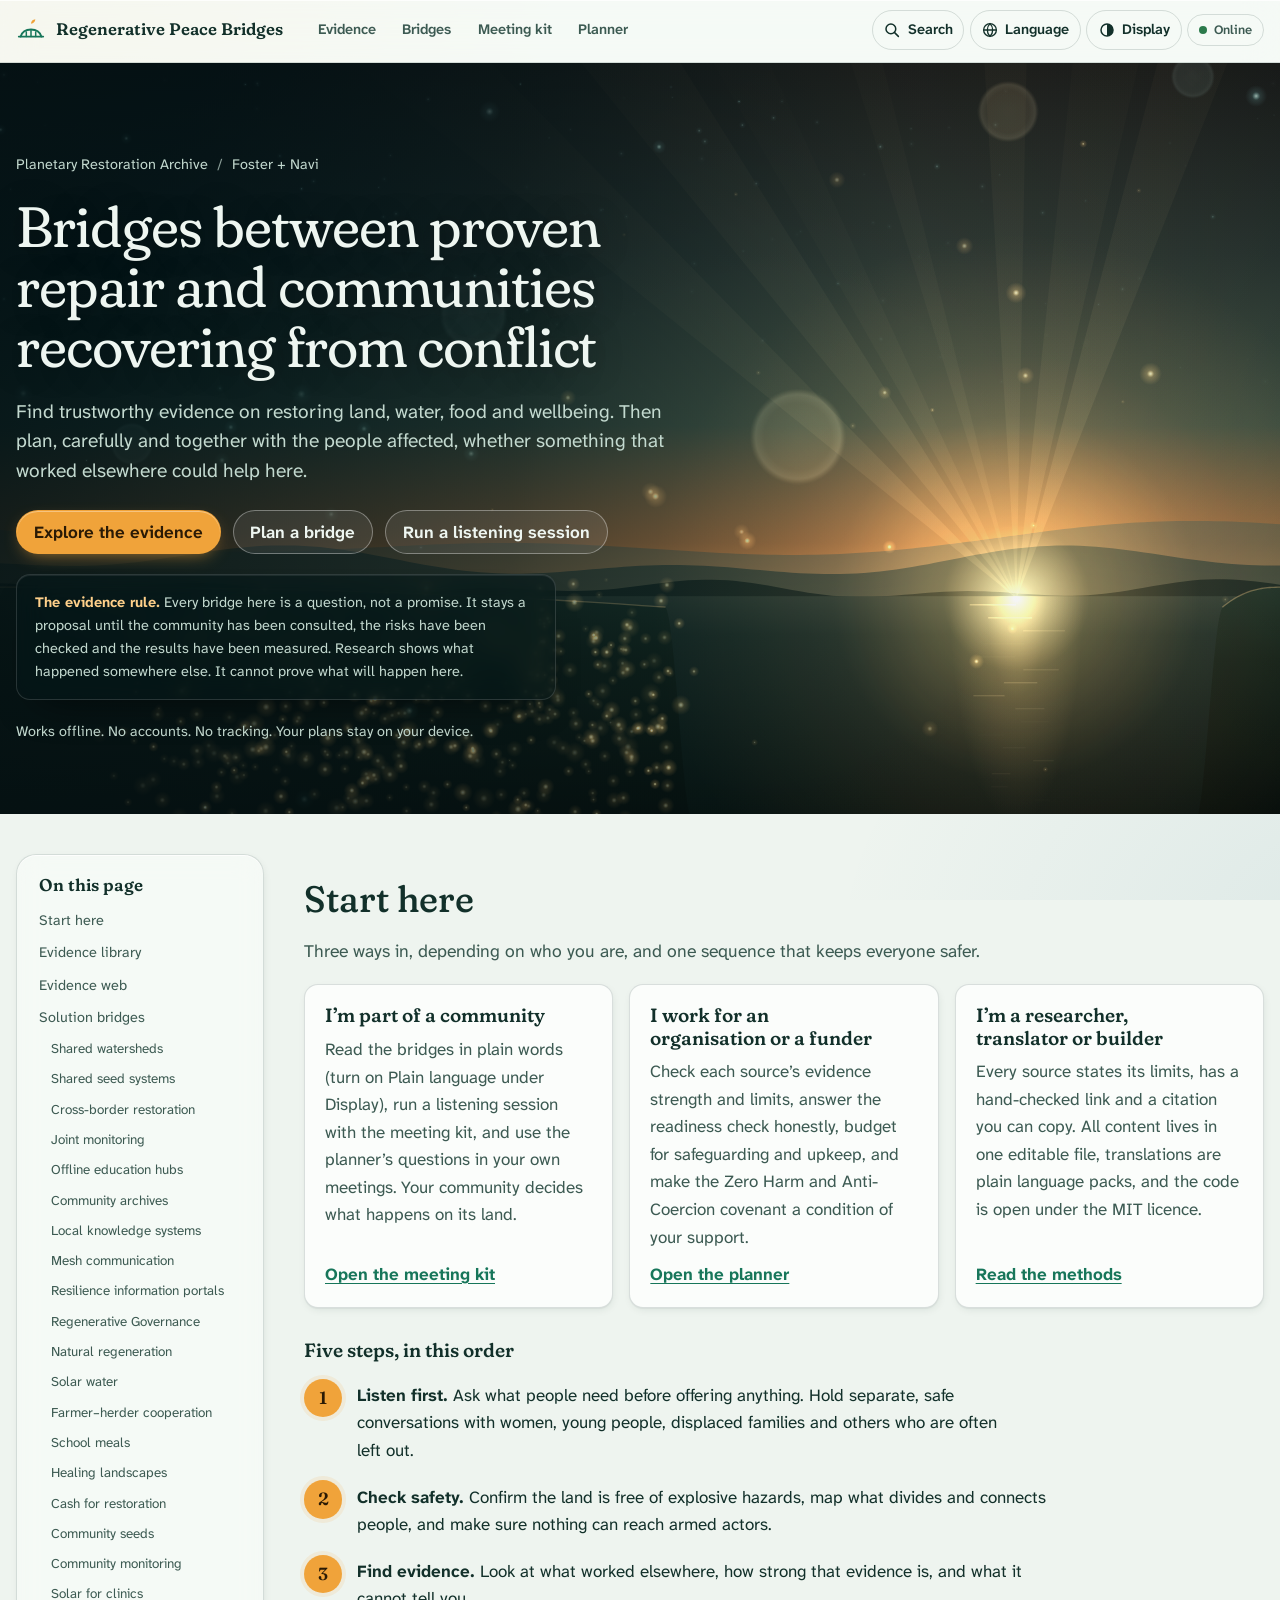
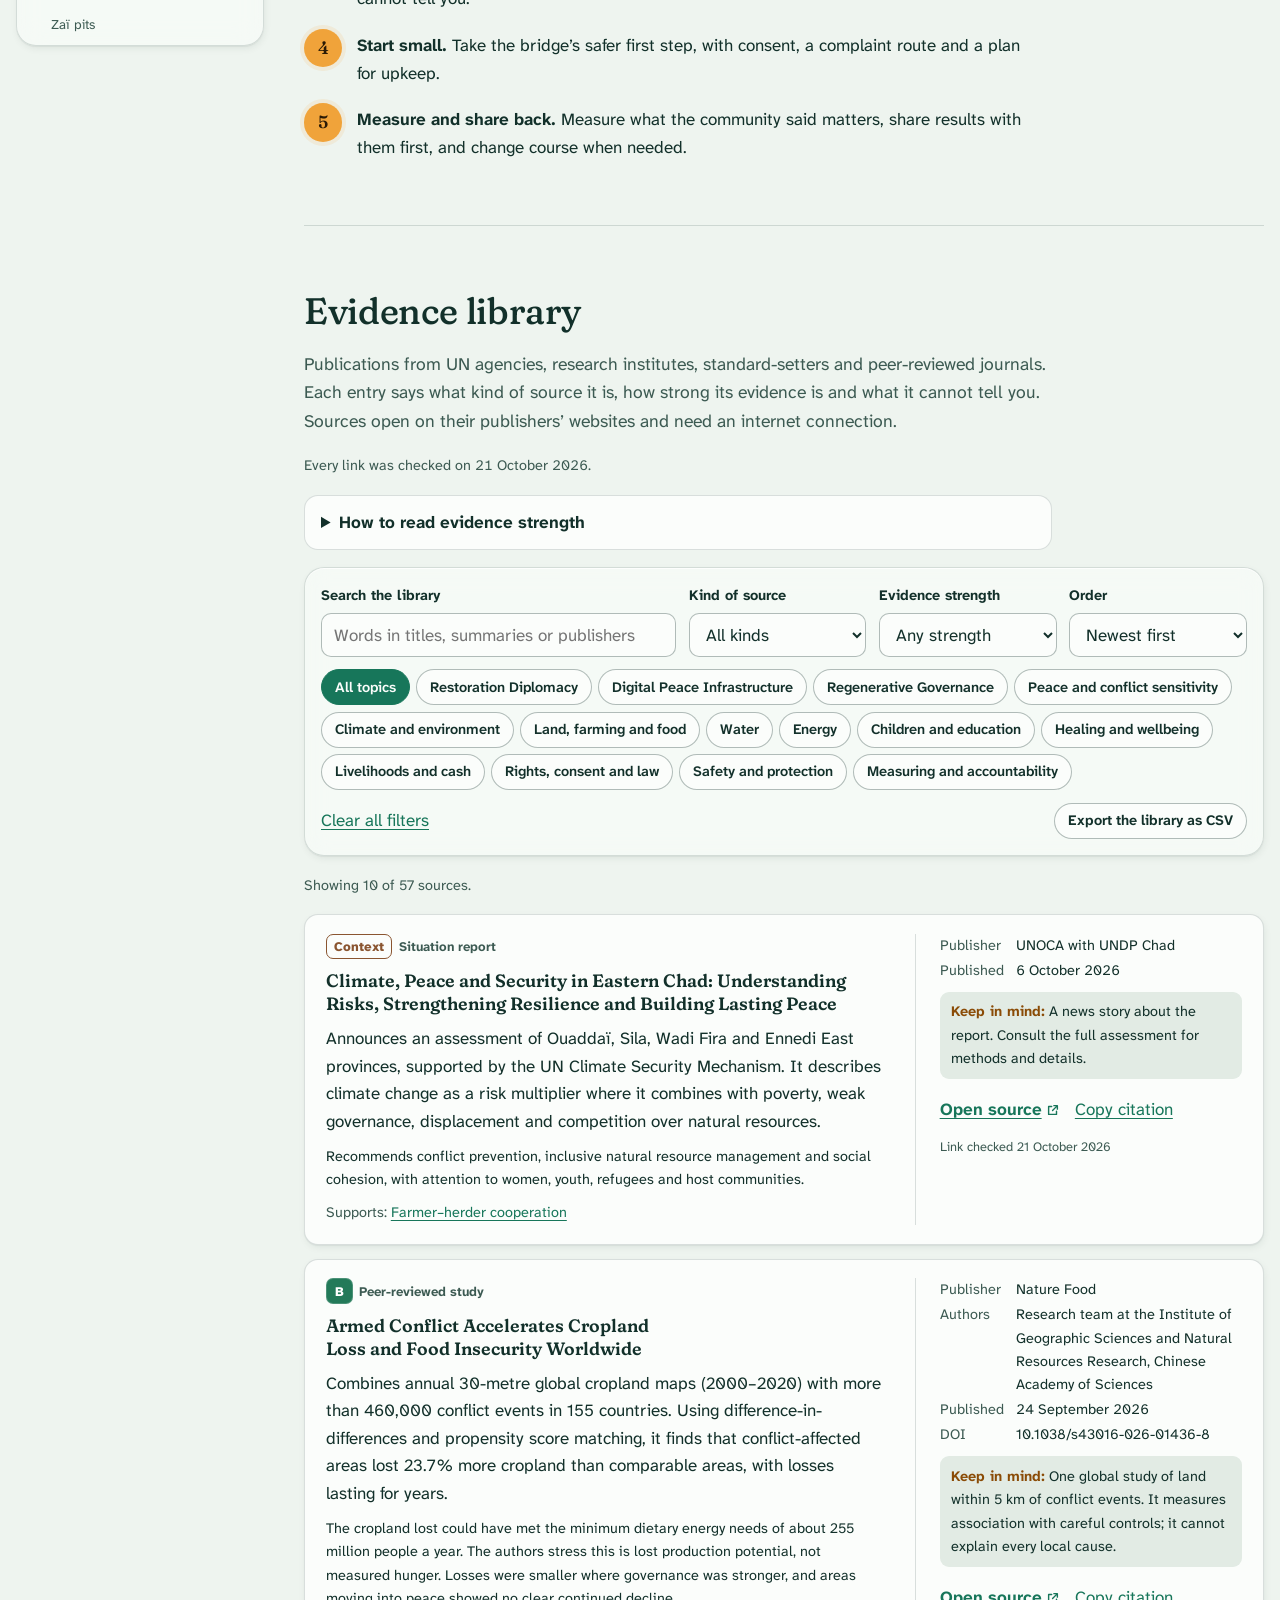
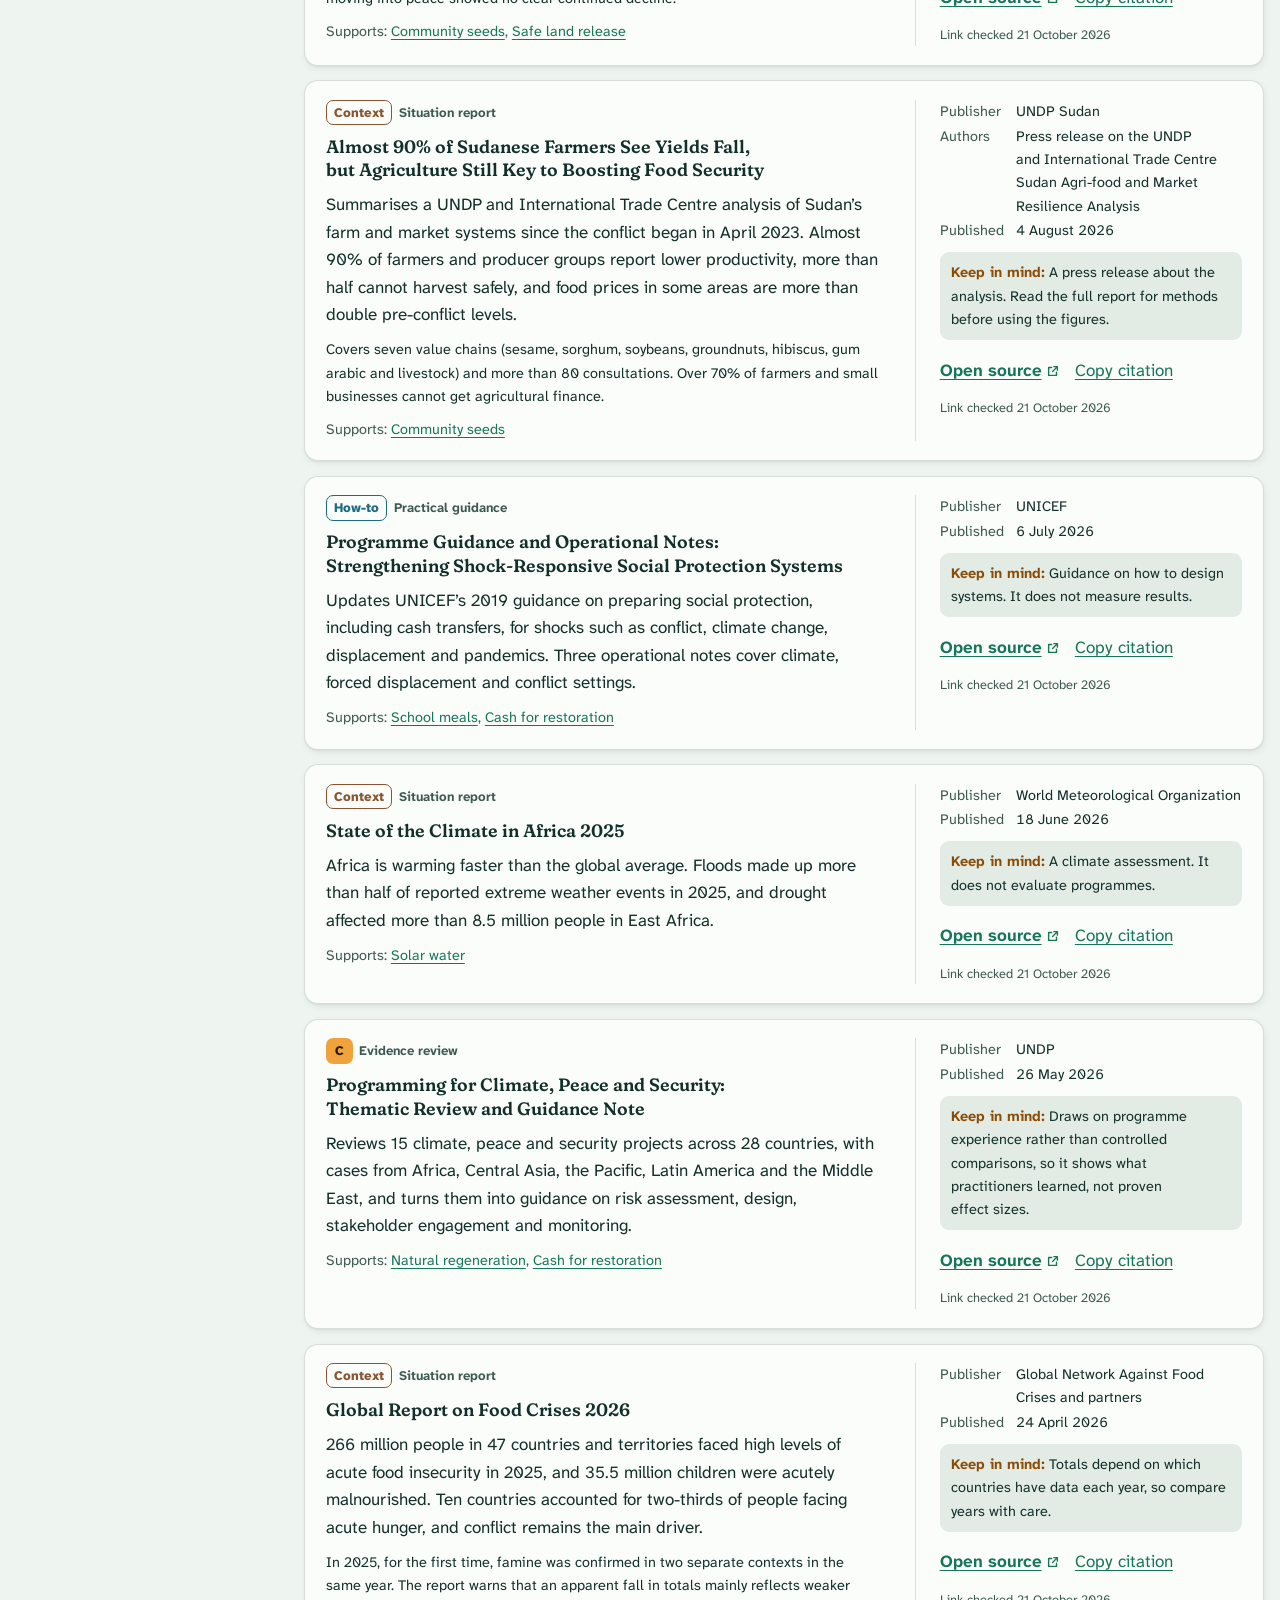
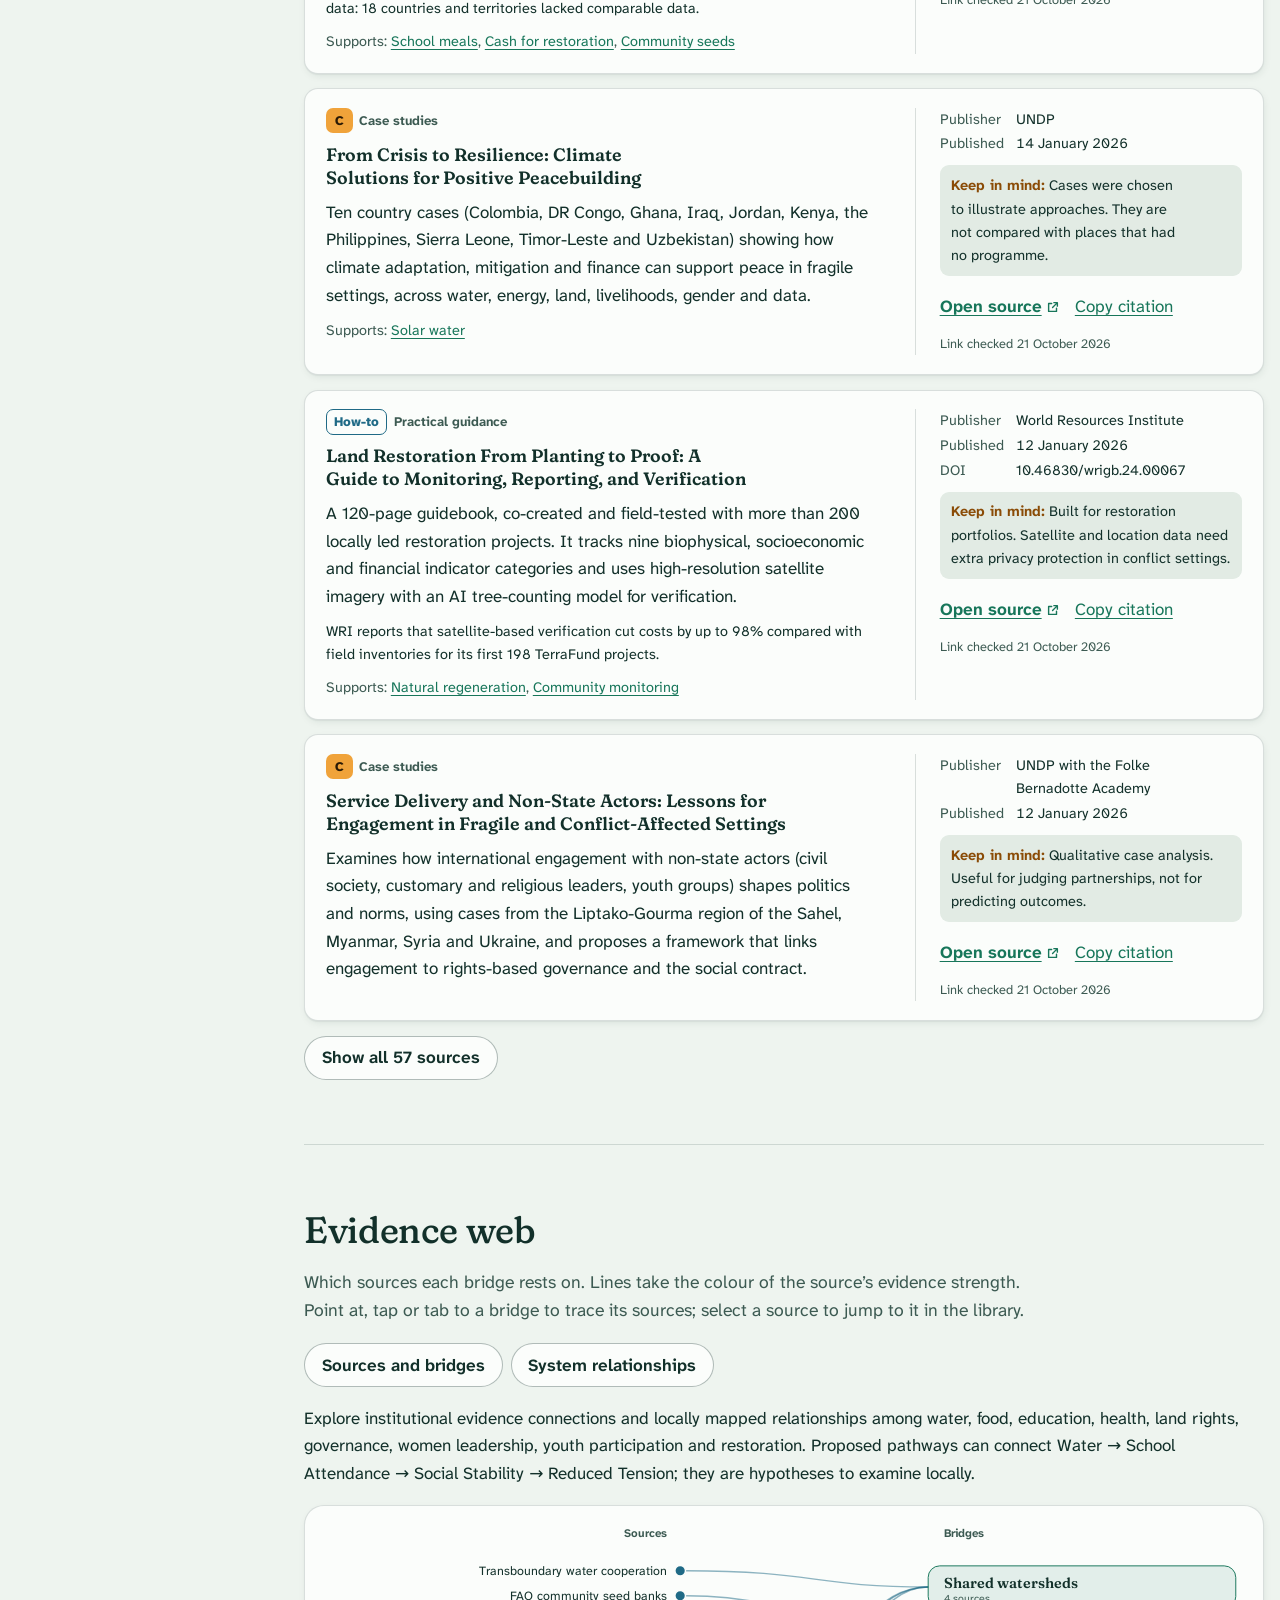
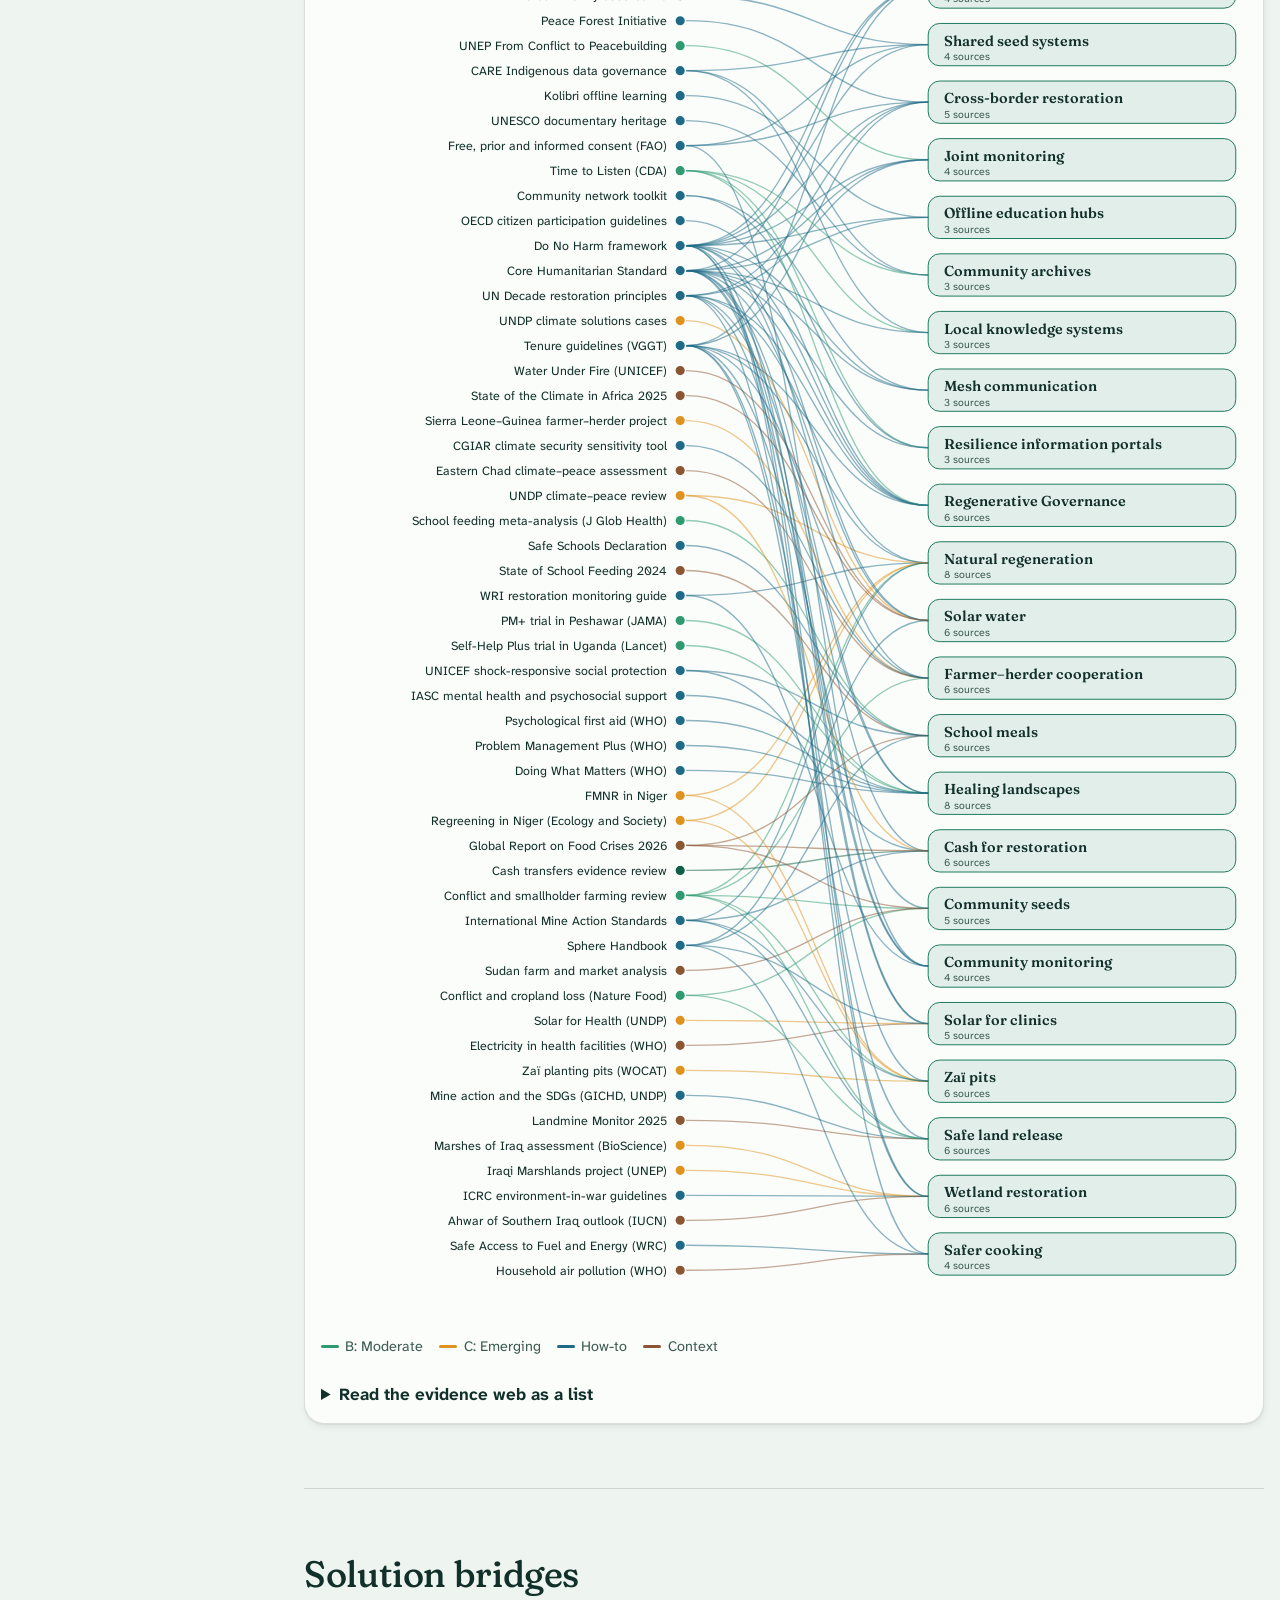
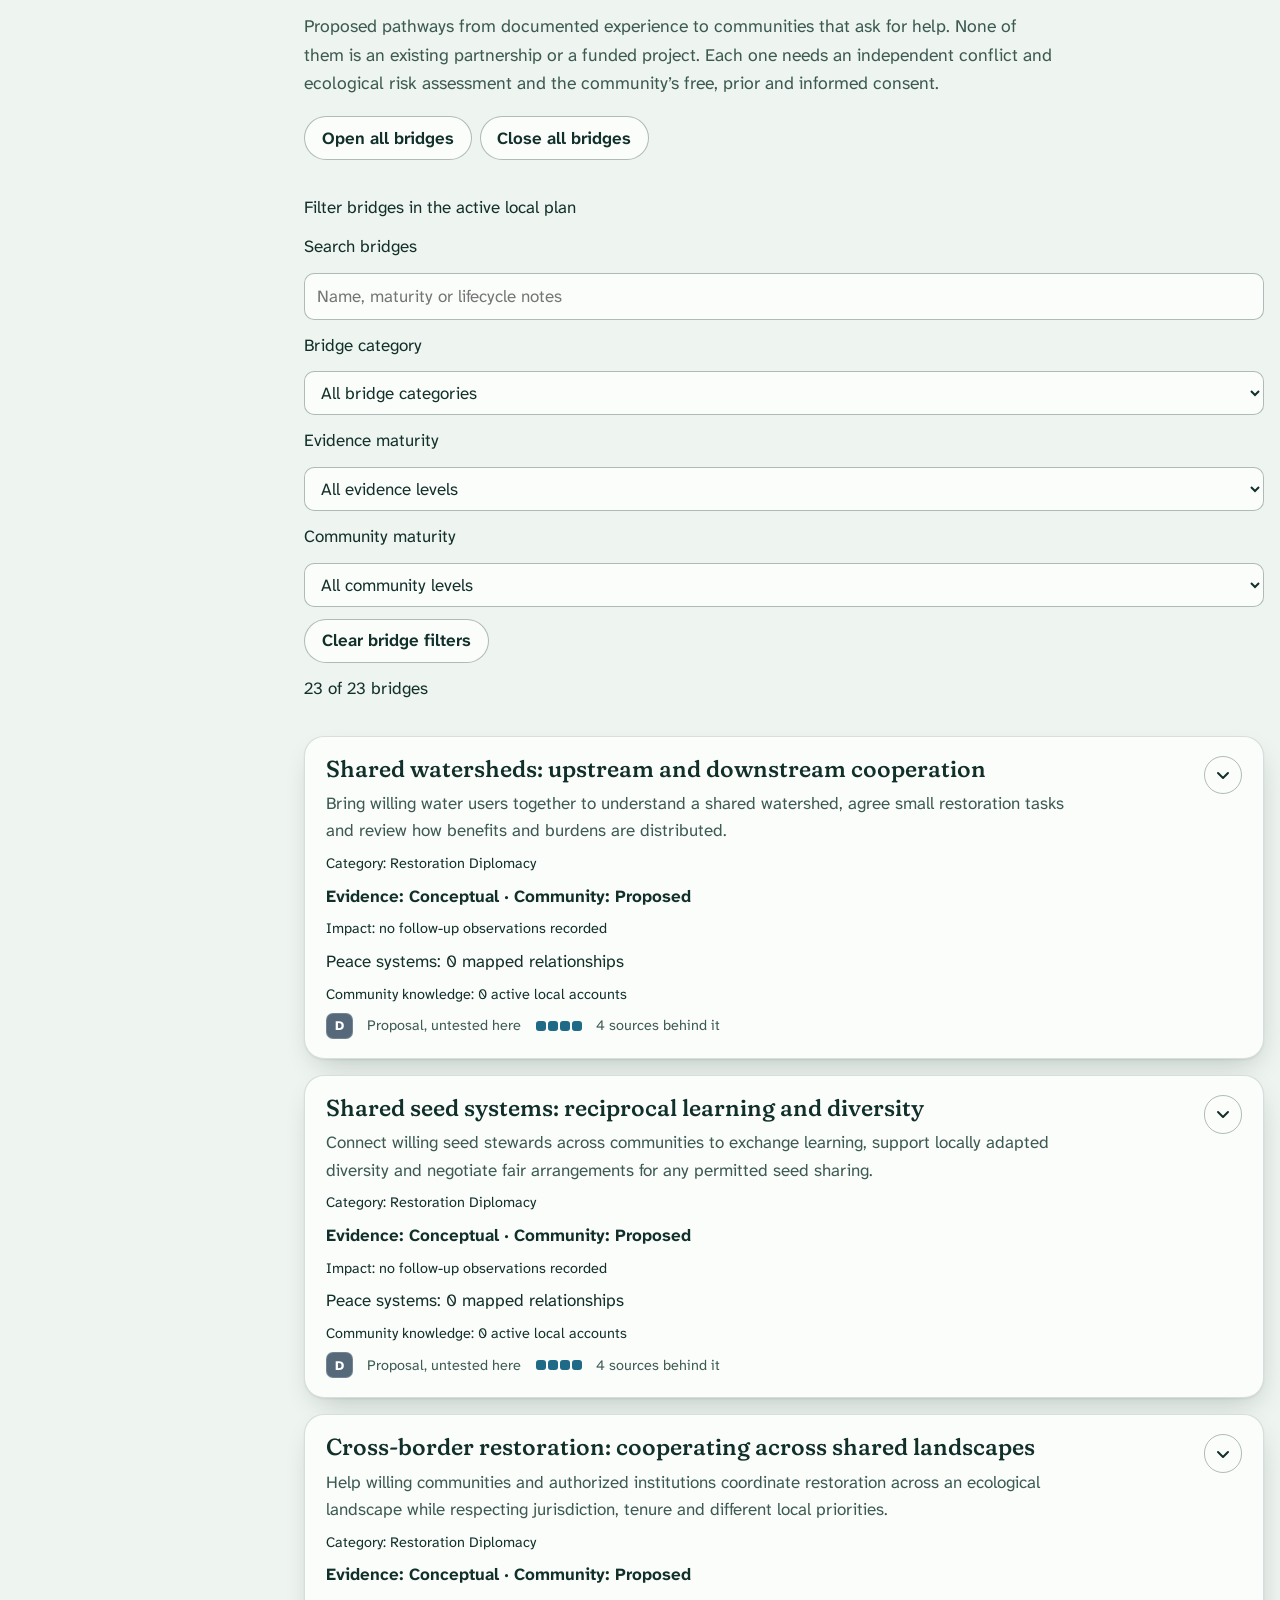
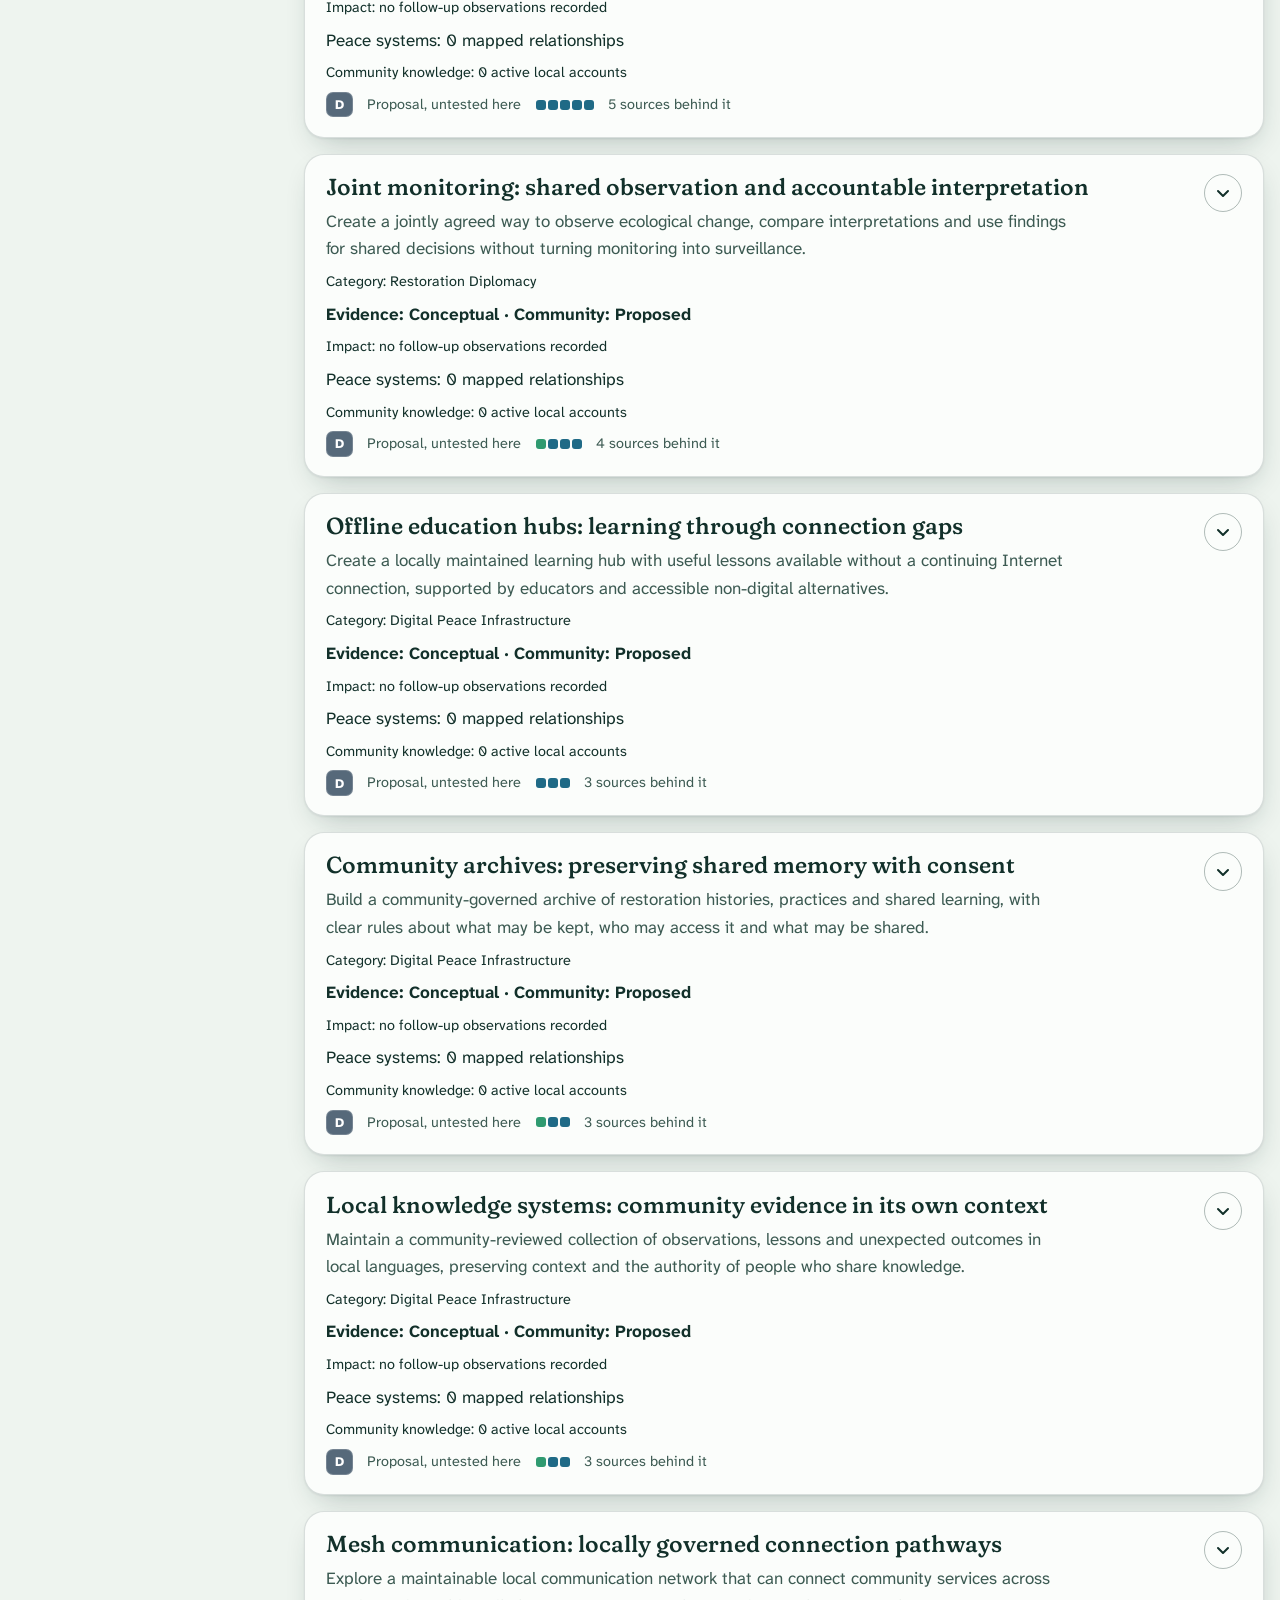
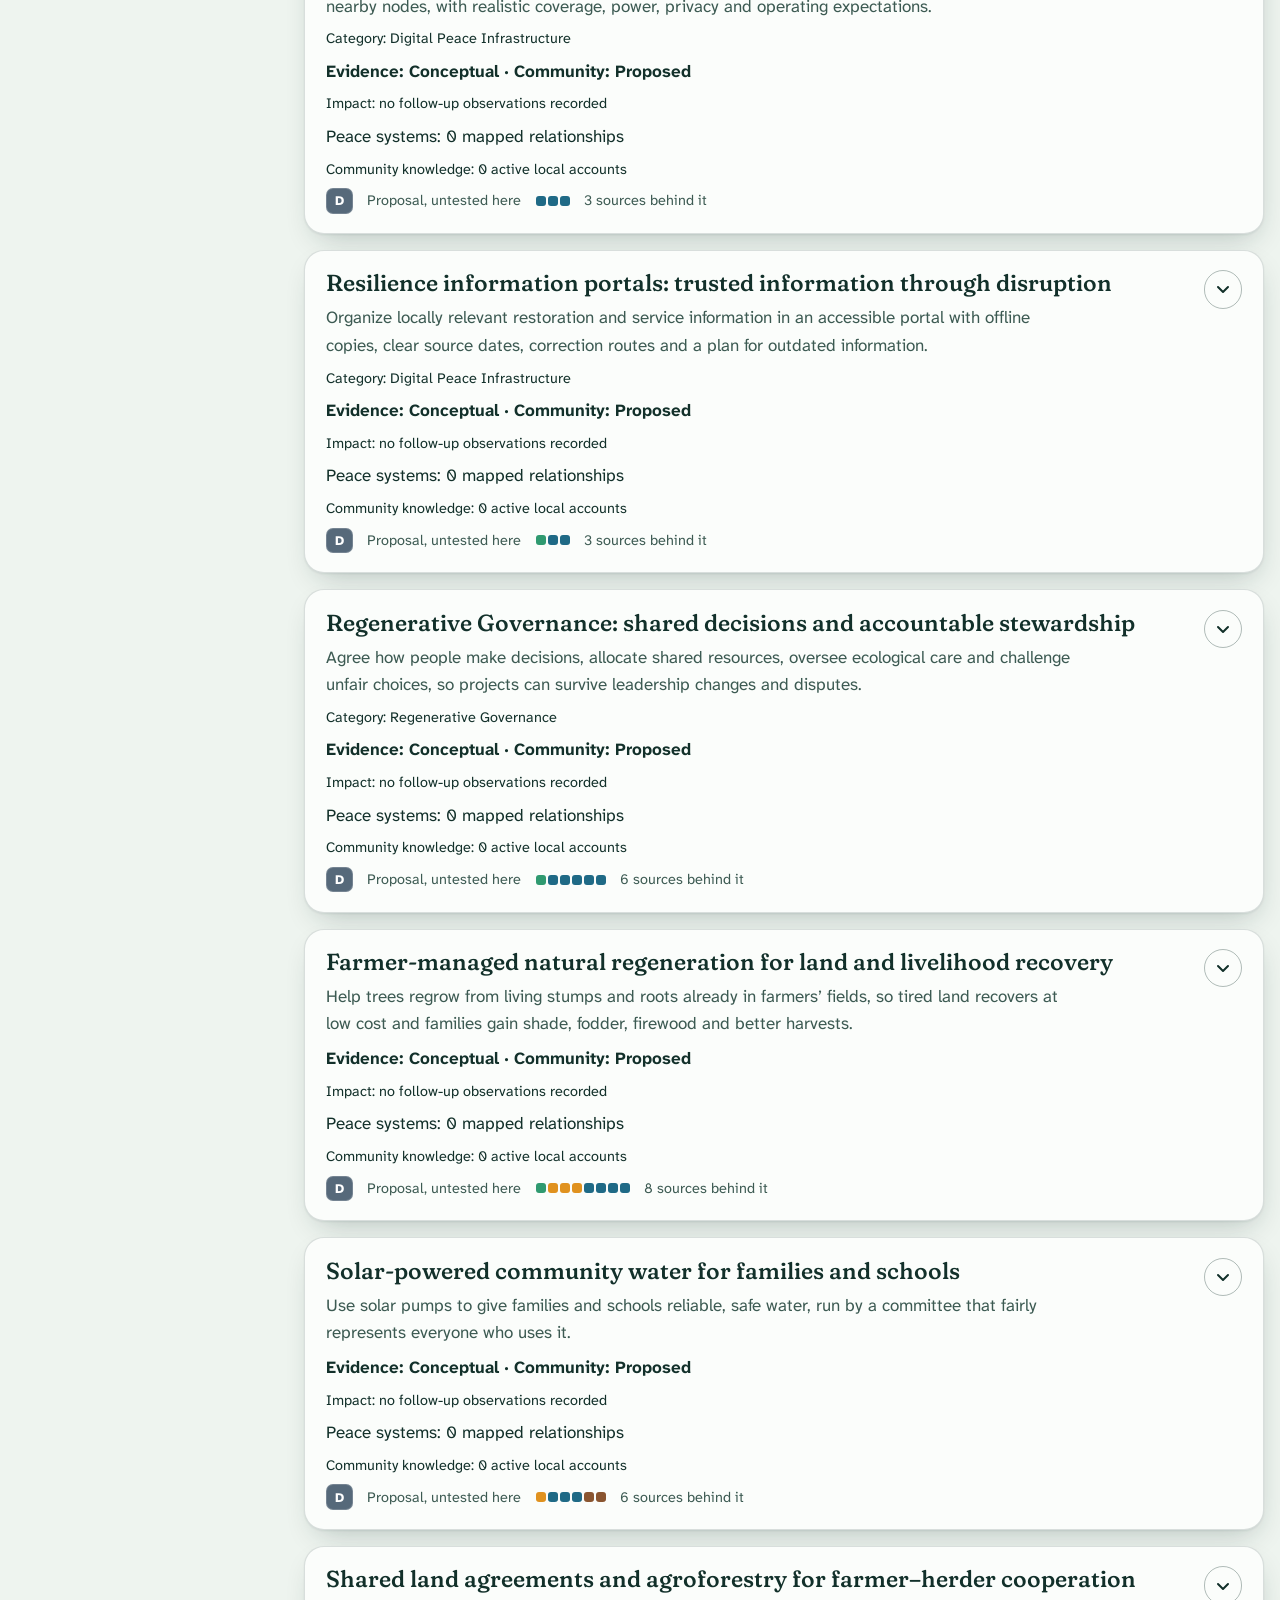
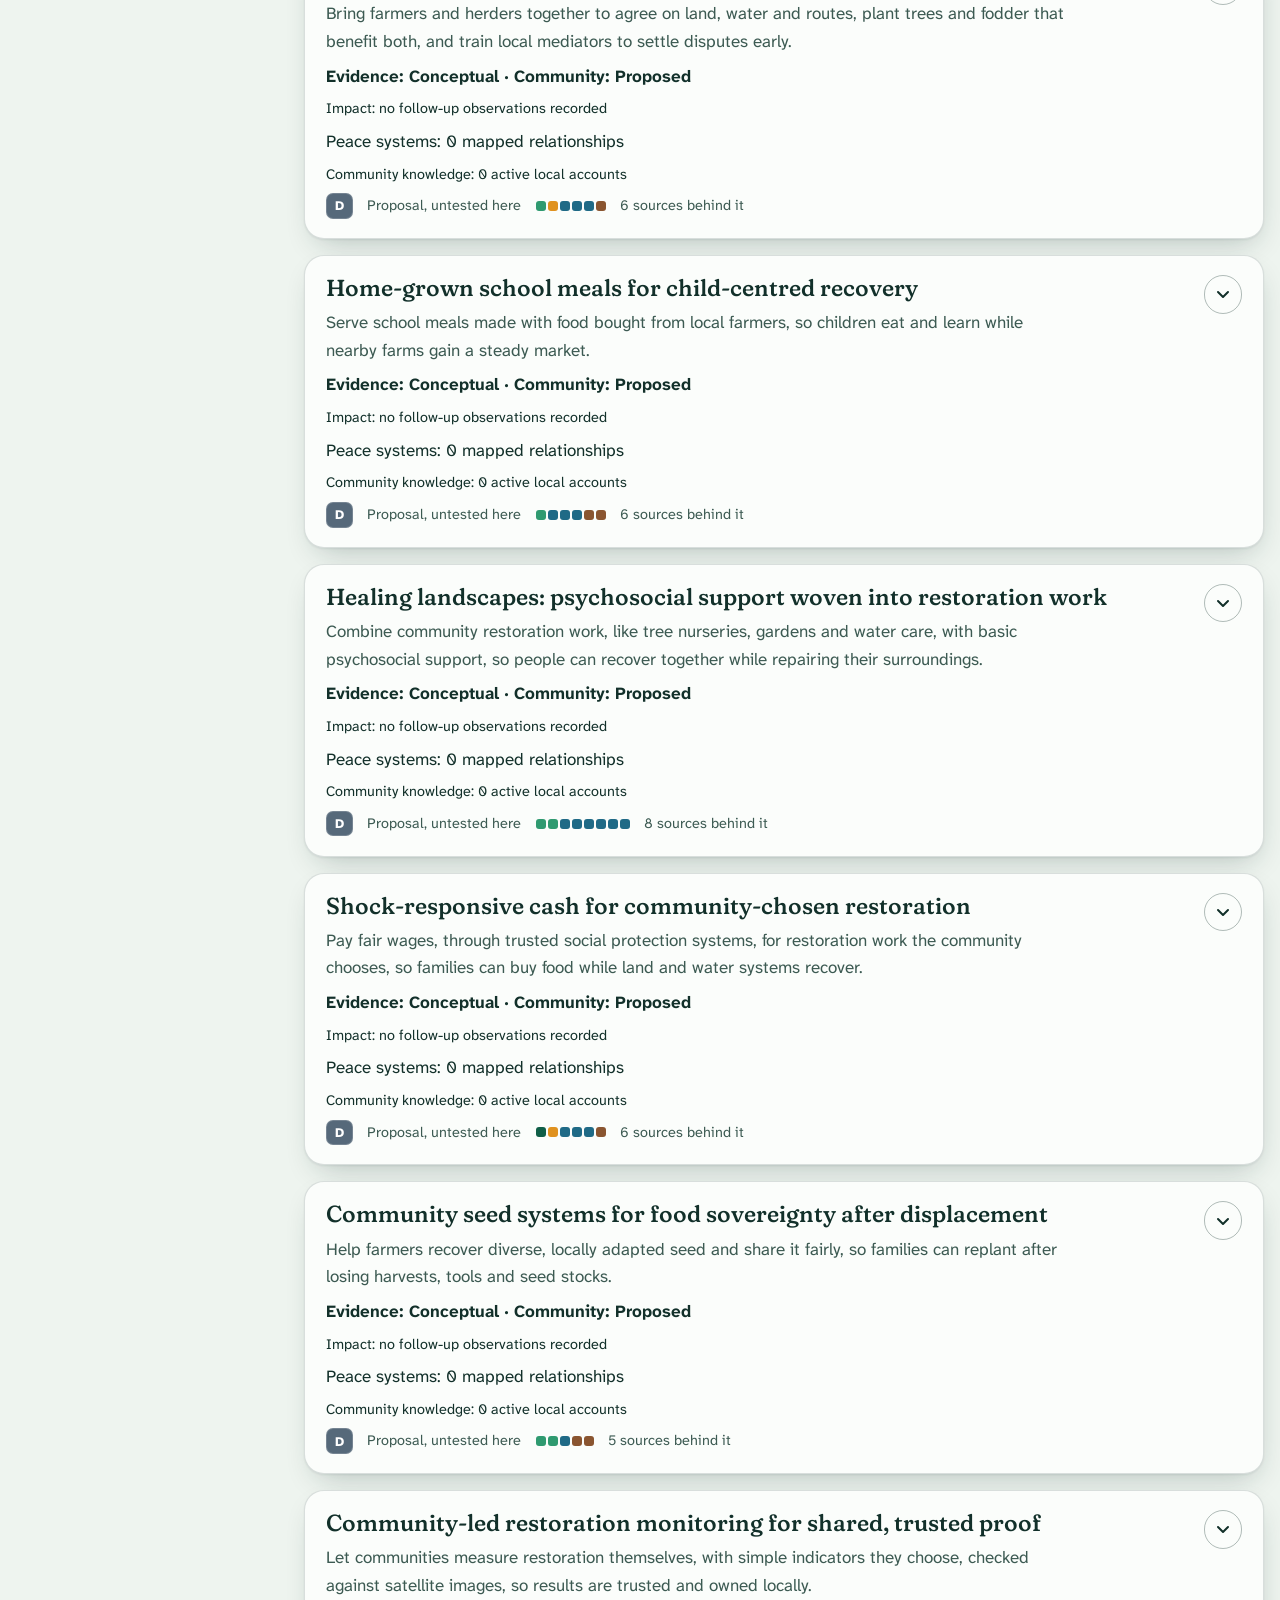
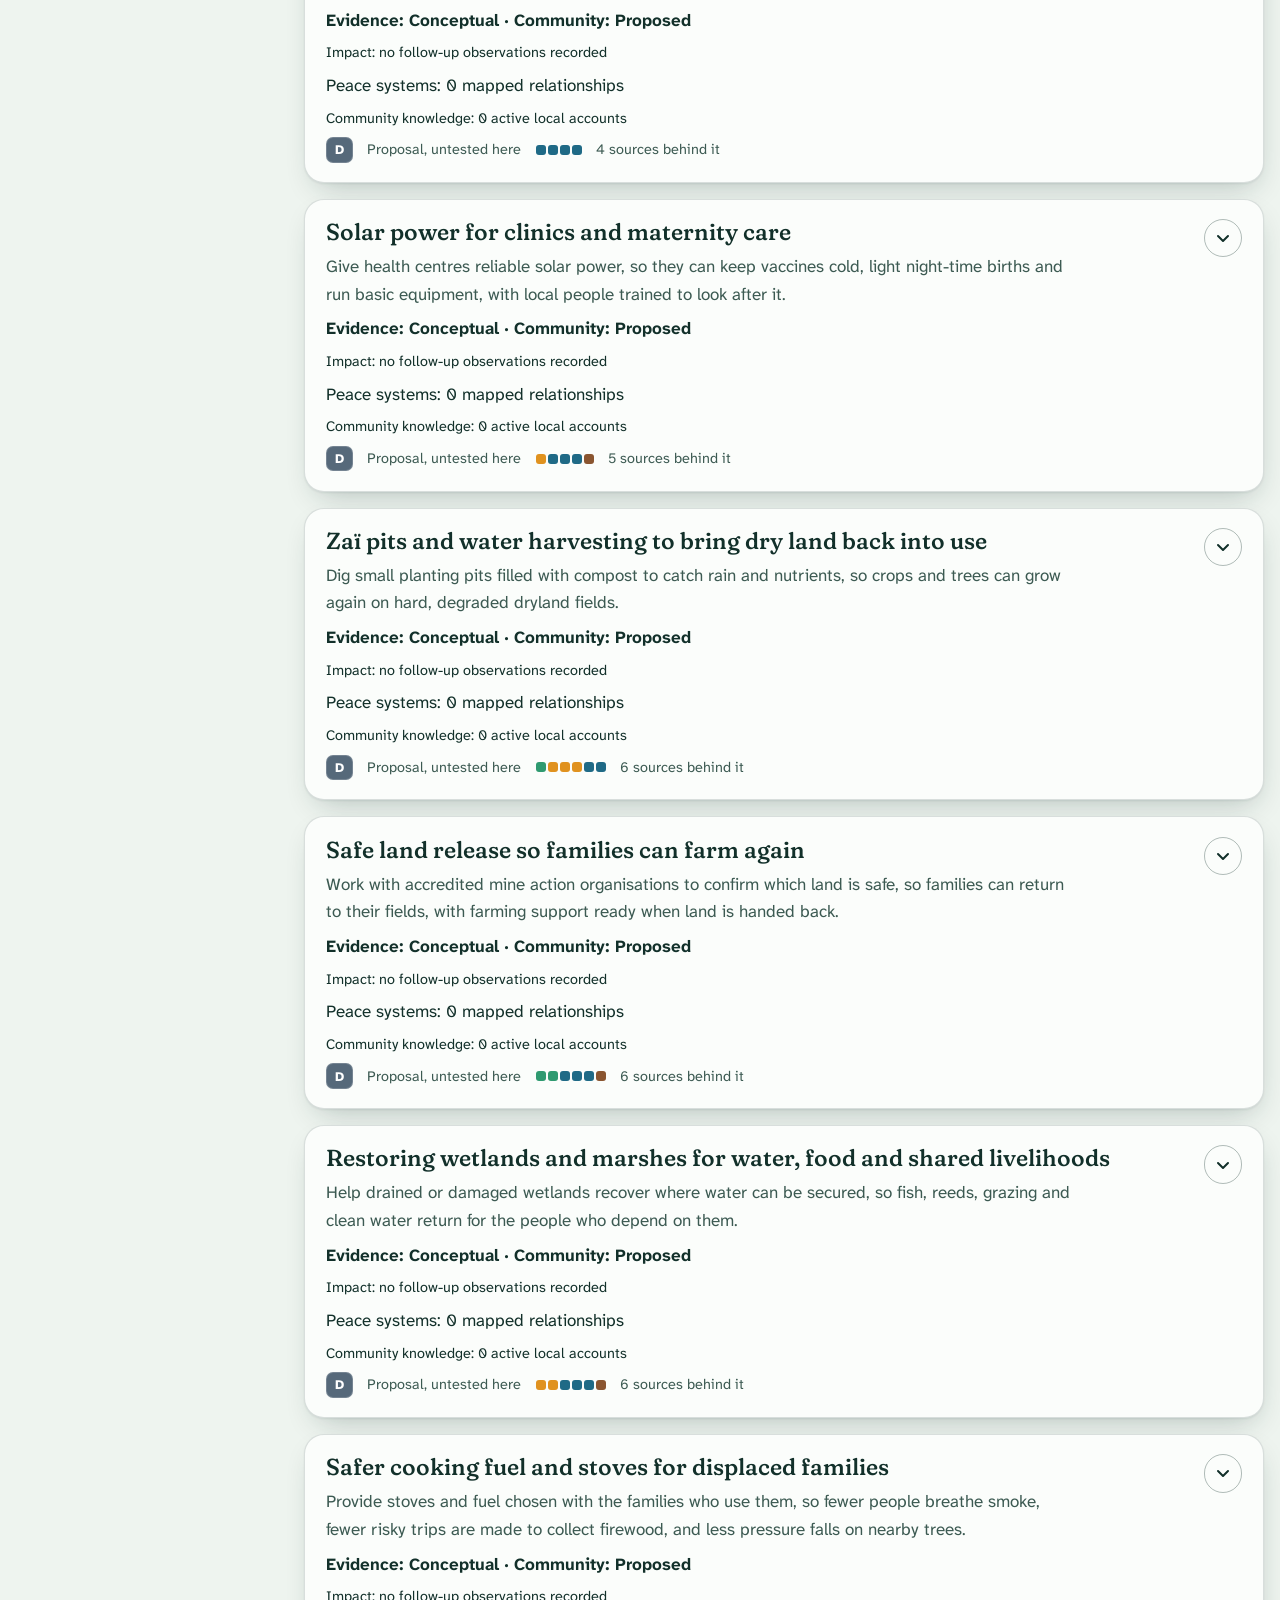
<file: v4/index.html>
<!doctype html>
<html lang="en" dir="ltr">
<head>
<meta charset="utf-8">
<meta name="viewport" content="width=device-width, initial-scale=1, viewport-fit=cover">
<!-- Security: only files from this folder may run or load ("file:" lets the
     folder work when opened directly from disk in every browser). Keep all
     scripts in .js files and all styles in styles.css, or they will be blocked. -->
<meta http-equiv="Content-Security-Policy" content="default-src 'self' file:; script-src 'self' file:; style-src 'self' file:; img-src 'self' file: data: blob:; font-src 'self' file:; connect-src 'self'; manifest-src 'self'; worker-src 'self'; object-src 'none'; base-uri 'none'; form-action 'none'">
<!-- Privacy: never tell external sites which page a reader came from. -->
<meta name="referrer" content="no-referrer">
<title>Regenerative Peace Bridges</title>
<meta name="description" content="An offline-first, evidence-checked guide, planner and community meeting kit for bringing proven regenerative, healing and peacebuilding work to communities recovering from conflict, safely and with consent.">
<meta name="color-scheme" content="light dark">
<meta name="theme-color" content="#123b36">
<link rel="manifest" href="manifest.webmanifest">
<link rel="icon" href="icon.svg" type="image/svg+xml">
<link rel="apple-touch-icon" href="apple-touch-icon.png">
<link rel="stylesheet" href="styles.css">
<!-- early.js applies saved display and language settings before the page is drawn. -->
<script src="early.js"></script>
<!-- data.js holds all editable content; lang/ holds the language tools and
     the built-in draft language packs; app.js adds the interactive tools.
     All are classic deferred scripts so the page also works from file://. -->
<script src="data.js" defer></script>
<script src="impact.js" defer></script>
<script src="impact-ui.js" defer></script>
<script src="knowledge.js" defer></script>
<script src="knowledge-examples.js" defer></script>
<script src="knowledge-ui.js" defer></script>
<script src="systems.js" defer></script>
<script src="systems-ui.js" defer></script>
<script src="commons.js" defer></script>
<script src="commons-ui.js" defer></script>
<script src="lang/content-paths.js" defer></script>
<script src="lang/catalog.js" defer></script>
<script src="lang/fr.js" defer></script>
<script src="lang/es.js" defer></script>
<script src="lang/ar.js" defer></script>
<script src="provenance.js" defer></script>
<script src="provenance-ui.js" defer></script>
<script src="forking.js" defer></script>
<script src="vault.js" defer></script>
<script src="vault-ui.js" defer></script>
<script src="app.js" defer></script>
</head>
<body>
<a class="skip-link" href="#main" data-i18n>Skip to main content</a>

<!-- =========================================================
     HEADER: brand, search, contents (small screens), language,
     display settings and the connection status.
     Words marked data-i18n can be translated by any language
     pack; data-i18n="reviewed" marks safety, legal and guidance
     text that only a reviewed pack may translate.
     ========================================================= -->
<header class="topbar" id="topbar">
  <div class="topbar__inner">
    <a class="brand" href="#overview" aria-label="Regenerative Peace Bridges, back to top" data-i18n-attr="aria-label">
      <svg class="brand__mark" viewBox="0 0 32 32" aria-hidden="true" focusable="false">
        <path d="M3 23h26" fill="none" stroke="currentColor" stroke-width="2" stroke-linecap="round"/>
        <path d="M5 23c3-10 19-10 22 0" fill="none" stroke="currentColor" stroke-width="2" stroke-linecap="round"/>
        <path d="M11 23v-5M16 23v-6.6M21 23v-5" fill="none" stroke="currentColor" stroke-width="1.6" stroke-linecap="round"/>
        <path d="M16 9.2c0-2.6 1.9-4.4 4.6-4.6-.1 2.7-1.9 4.5-4.6 4.6Z" class="brand__leaf"/>
      </svg>
      <span class="brand__name brand__name--long" data-i18n>Regenerative Peace Bridges</span>
      <span class="brand__name brand__name--short" data-i18n>Peace Bridges</span>
    </a>
    <nav class="topbar__quick" aria-label="Quick links" data-i18n-attr="aria-label">
      <a href="#library" data-i18n>Evidence</a>
      <a href="#bridges" data-i18n>Bridges</a>
      <a href="#kit" data-i18n>Meeting kit</a>
      <a href="#planner" data-i18n>Planner</a>
    </nav>
    <div class="topbar__tools">
      <button type="button" class="tool" id="btnSearch" aria-keyshortcuts="/ Control+K" aria-haspopup="dialog">
        <svg class="i" viewBox="0 0 24 24" aria-hidden="true" focusable="false"><circle cx="10.5" cy="10.5" r="6.5" fill="none" stroke="currentColor" stroke-width="2"/><path d="m15.5 15.5 5 5" fill="none" stroke="currentColor" stroke-width="2" stroke-linecap="round"/></svg>
        <span class="tool__label" data-i18n>Search</span>
      </button>
      <button type="button" class="tool tool--narrow" id="btnContents" aria-haspopup="dialog">
        <svg class="i" viewBox="0 0 24 24" aria-hidden="true" focusable="false"><path d="M4 6h16M4 12h16M4 18h10" fill="none" stroke="currentColor" stroke-width="2" stroke-linecap="round"/></svg>
        <span class="tool__label" data-i18n>Contents</span>
      </button>
      <button type="button" class="tool" id="btnLanguage" aria-haspopup="dialog">
        <svg class="i" viewBox="0 0 24 24" aria-hidden="true" focusable="false"><circle cx="12" cy="12" r="8.5" fill="none" stroke="currentColor" stroke-width="1.8"/><path d="M3.5 12h17M12 3.5c2.4 2.3 3.6 5.1 3.6 8.5s-1.2 6.2-3.6 8.5c-2.4-2.3-3.6-5.1-3.6-8.5s1.2-6.2 3.6-8.5Z" fill="none" stroke="currentColor" stroke-width="1.8"/></svg>
        <span class="tool__label" data-i18n>Language</span>
      </button>
      <button type="button" class="tool" id="btnDisplay" aria-haspopup="dialog">
        <svg class="i" viewBox="0 0 24 24" aria-hidden="true" focusable="false"><circle cx="12" cy="12" r="8" fill="none" stroke="currentColor" stroke-width="2"/><path d="M12 4a8 8 0 0 1 0 16Z" fill="currentColor"/></svg>
        <span class="tool__label" data-i18n>Display</span>
      </button>
      <span class="status-pill" id="netStatus" role="status">Offline library</span>
    </div>
  </div>
  <div class="topbar__progress" aria-hidden="true"><span id="readProgress"></span></div>
</header>

<!-- Shown only when a language other than English is active: says
     whether the translation is a draft or reviewed, and by whom. -->
<div class="langbar" id="langBar" role="region" aria-label="Translation status" data-i18n-attr="aria-label" hidden>
  <div class="langbar__inner">
    <span class="langbar__badge" id="langBarBadge"></span>
    <p class="langbar__text" id="langBarText"></p>
    <button type="button" class="linkbtn" id="langBarChange" data-i18n>Change language</button>
  </div>
</div>

<!-- =========================================================
     HERO: a dawn scene where points of light gather into a
     bridge between two riverbanks (drawn by app.js on canvas).
     ========================================================= -->
<section class="hero" id="overview" aria-labelledby="hero-title">
  <canvas class="hero__canvas" id="heroCanvas" aria-hidden="true"></canvas>
  <div class="hero__scrim" aria-hidden="true"></div>
  <div class="hero__inner">
    <p class="hero__crumb">Planetary Restoration Archive <span aria-hidden="true">/</span> Foster + Navi</p>
    <h1 id="hero-title" data-i18n>Bridges between proven repair and communities recovering from conflict</h1>
    <p class="hero__lede" data-i18n>Find trustworthy evidence on restoring land, water, food and wellbeing. Then plan, carefully and together with the people affected, whether something that worked elsewhere could help here.</p>
    <div class="hero__actions">
      <a class="btn btn--dawn" href="#library" data-i18n>Explore the evidence</a>
      <a class="btn btn--ghost" href="#planner" data-i18n>Plan a bridge</a>
      <a class="btn btn--ghost" href="#kit" data-i18n>Run a listening session</a>
    </div>
    <div class="hero__rule">
      <p data-i18n-block><strong data-i18n="reviewed">The evidence rule.</strong> <span data-i18n="reviewed">Every bridge here is a question, not a promise. It stays a proposal until the community has been consulted, the risks have been checked and the results have been measured. Research shows what happened somewhere else. It cannot prove what will happen here.</span></p>
    </div>
    <p class="hero__promise" data-i18n>Works offline. No accounts. No tracking. Your plans stay on your device.</p>
  </div>
  <p class="sr-only" data-i18n>Illustration: at dawn, points of light drift up from one riverbank and gather into a bridge that reaches the other bank.</p>
</section>

<div class="layout">
  <!-- Table of contents. app.js adds live highlighting and sub-sections. -->
  <nav class="toc" id="toc" aria-label="Contents" data-i18n-attr="aria-label">
    <p class="toc__title" data-i18n>On this page</p>
    <ol class="toc__list" id="tocList">
      <li><a href="#start">Start here</a></li>
      <li><a href="#library">Evidence library</a></li>
      <li><a href="#web">Evidence web</a></li>
      <li><a href="#bridges">Solution bridges</a></li>
      <li lang="en"><a href="#commons">Bridge Marketplace</a></li>
      <li><a href="#practices">Healing and peace practices</a></li>
      <li><a href="#kit">Community meeting kit</a></li>
      <li><a href="#planner">Bridge planner</a></li>
      <li><a href="#methods">Methods</a></li>
      <li><a href="#safeguards">Zero Harm and Anti-Coercion</a></li>
      <li><a href="#glossary">Glossary</a></li>
      <li lang="en"><a href="#vault">Local Knowledge Vault</a></li>
      <li><a href="#data">Your data and offline use</a></li>
      <li><a href="#about">About and credits</a></li>
    </ol>
  </nav>

  <main id="main" tabindex="-1">

    <!-- ===================== START HERE ===================== -->
    <section class="section" id="start" aria-labelledby="start-title">
      <h2 id="start-title" data-i18n>Start here</h2>
      <p class="section__intro" data-i18n>Three ways in, depending on who you are, and one sequence that keeps everyone safer.</p>
      <div class="paths">
        <article class="path">
          <h3 data-i18n>I’m part of a community</h3>
          <p data-i18n="reviewed">Read the bridges in plain words (turn on Plain language under Display), run a listening session with the meeting kit, and use the planner’s questions in your own meetings. Your community decides what happens on its land.</p>
          <a class="path__link" href="#kit" data-i18n>Open the meeting kit</a>
        </article>
        <article class="path">
          <h3 data-i18n>I work for an organisation or a funder</h3>
          <p data-i18n="reviewed">Check each source’s evidence strength and limits, answer the readiness check honestly, budget for safeguarding and upkeep, and make the Zero Harm and Anti-Coercion covenant a condition of your support.</p>
          <a class="path__link" href="#planner" data-i18n>Open the planner</a>
        </article>
        <article class="path">
          <h3 data-i18n>I’m a researcher, translator or builder</h3>
          <p data-i18n="reviewed">Every source states its limits, has a hand-checked link and a citation you can copy. All content lives in one editable file, translations are plain language packs, and the code is open under the MIT licence.</p>
          <a class="path__link" href="#methods" data-i18n>Read the methods</a>
        </article>
      </div>

      <h3 class="steps__title" data-i18n>Five steps, in this order</h3>
      <ol class="steps" data-i18n-block>
        <li data-i18n-block><strong data-i18n="reviewed">Listen first.</strong> <span data-i18n="reviewed">Ask what people need before offering anything. Hold separate, safe conversations with women, young people, displaced families and others who are often left out.</span></li>
        <li data-i18n-block><strong data-i18n="reviewed">Check safety.</strong> <span data-i18n="reviewed">Confirm the land is free of explosive hazards, map what divides and connects people, and make sure nothing can reach armed actors.</span></li>
        <li data-i18n-block><strong data-i18n="reviewed">Find evidence.</strong> <span data-i18n="reviewed">Look at what worked elsewhere, how strong that evidence is, and what it cannot tell you.</span></li>
        <li data-i18n-block><strong data-i18n="reviewed">Start small.</strong> <span data-i18n="reviewed">Take the bridge’s safer first step, with consent, a complaint route and a plan for upkeep.</span></li>
        <li data-i18n-block><strong data-i18n="reviewed">Measure and share back.</strong> <span data-i18n="reviewed">Measure what the community said matters, share results with them first, and change course when needed.</span></li>
      </ol>
    </section>

    <!-- ===================== EVIDENCE LIBRARY ===================== -->
    <section class="section" id="library" aria-labelledby="library-title">
      <h2 id="library-title" data-i18n>Evidence library</h2>
      <p class="section__intro" data-i18n>Publications from UN agencies, research institutes, standard-setters and peer-reviewed journals. Each entry says what kind of source it is, how strong its evidence is and what it cannot tell you. Sources open on their publishers’ websites and need an internet connection.</p>
      <p class="note"><span data-i18n>Every link was checked on</span> <time datetime="2026-10-21" data-date="2026-10-21">21 October 2026</time>.</p>

      <details class="ladder" id="ladder">
        <summary data-i18n>How to read evidence strength</summary>
        <div class="ladder__body">
          <dl class="ladder__list">
            <div><dt><span class="grade grade--A">A</span> <span data-i18n>Strong</span></dt><dd data-i18n="reviewed">Several independent, rigorous studies agree.</dd></div>
            <div><dt><span class="grade grade--B">B</span> <span data-i18n>Moderate</span></dt><dd data-i18n="reviewed">A rigorous study, a large-data analysis, or a review of many studies.</dd></div>
            <div><dt><span class="grade grade--C">C</span> <span data-i18n>Emerging</span></dt><dd data-i18n="reviewed">Before-and-after results, case studies or programme experience, without a comparison group.</dd></div>
            <div><dt><span class="grade grade--D">D</span> <span data-i18n>Untested here</span></dt><dd data-i18n="reviewed">An idea or proposal with no measured results yet in this context. Every bridge starts here.</dd></div>
            <div><dt><span class="grade grade--howto" data-i18n>How-to</span></dt><dd data-i18n="reviewed">Guidance, standards and law tell you how to act well. They are not proof that something works.</dd></div>
            <div><dt><span class="grade grade--context" data-i18n>Context</span></dt><dd data-i18n="reviewed">Situation reports describe a problem. They do not test solutions.</dd></div>
          </dl>
          <p class="note" data-i18n="reviewed">These grades are editorial labels written for this tool. They are not an independent systematic appraisal. Publication dates are not the dates when impacts were observed.</p>
        </div>
      </details>

      <div class="filters" id="libraryFilters" hidden></div>
      <p class="filters__count" id="libraryCount" role="status"></p>
      <div class="library" id="libraryMount">
<!-- prerender:library -->
<article class="doc" id="doc-unesco-water-cooperation-2024">
<div class="doc__badges"><span class="grade grade--howto">How-to</span><span class="doc__type">Practical guidance</span></div>
<h3>The role of transboundary cooperation</h3>
<p class="doc__summary">Discusses shared-water cooperation, inclusive institutions and examples of collaboration across jurisdictions.</p>
<p class="note">UNESCO / UN World Water Development Report. 2024.</p>
<p class="doc__limits"><strong>Keep in mind: </strong>Report overview and examples, not proof that a proposed local watershed collaboration will reduce conflict.</p>
<div class="doc__actions"><a class="ext" href="https://www.unesco.org/reports/wwdr/en/2024/transboundary-cooperation" target="_blank" rel="noopener noreferrer">Open source</a><span class="doc__checked">Link checked 25 October 2026</span></div>
</article>
<article class="doc" id="doc-unccd-peace-forest">
<div class="doc__badges"><span class="grade grade--howto">How-to</span><span class="doc__type">Practical guidance</span></div>
<h3>Peace Forest Initiative</h3>
<p class="doc__summary">Introduces an initiative connecting transboundary ecosystem restoration with cooperation and confidence building.</p>
<p class="note">UNCCD. Undated.</p>
<p class="doc__limits"><strong>Keep in mind: </strong>Programme description, not an independent evaluation or authorization for cross-border activity.</p>
<div class="doc__actions"><a class="ext" href="https://www.unccd.int/our-work/flagship-initiatives/peace-forest-initiative" target="_blank" rel="noopener noreferrer">Open source</a><span class="doc__checked">Link checked 25 October 2026</span></div>
</article>
<article class="doc" id="doc-fao-community-seed-banks-2014">
<div class="doc__badges"><span class="grade grade--howto">How-to</span><span class="doc__type">Practical guidance</span></div>
<h3>Community seed banks: Junior Farmer Field and Life School – Facilitator’s guide</h3>
<p class="doc__summary">Facilitator guidance on seed diversity, local knowledge and community seed-bank management, including seed fairs.</p>
<p class="note">FAO. 2014.</p>
<p class="doc__limits"><strong>Keep in mind: </strong>Practical learning guidance; it does not establish peace effects or permission to transfer seed across borders.</p>
<div class="doc__actions"><a class="ext" href="https://www.fao.org/fileadmin/user_upload/fao_ilo/pdf/Other_docs/FAO/Community_Seed_Banks.pdf" target="_blank" rel="noopener noreferrer">Open source</a><span class="doc__checked">Link checked 25 October 2026</span></div>
</article>
<article class="doc" id="doc-kolibri-offline">
<div class="doc__badges"><span class="grade grade--howto">How-to</span><span class="doc__type">Practical guidance</span></div>
<h3>About Kolibri</h3>
<p class="doc__summary">Describes an offline-first learning platform with locally distributed educational resources and educator support.</p>
<p class="note">Learning Equality. Undated.</p>
<p class="doc__limits"><strong>Keep in mind: </strong>Product description, not independent evidence of improved learning or peace outcomes.</p>
<div class="doc__actions"><a class="ext" href="https://learningequality.org/kolibri/about-kolibri/" target="_blank" rel="noopener noreferrer">Open source</a><span class="doc__checked">Link checked 24 October 2026</span></div>
</article>
<article class="doc" id="doc-unesco-documentary-heritage">
<div class="doc__badges"><span class="grade grade--howto">How-to</span><span class="doc__type">Practical guidance</span></div>
<h3>World’s documentary heritage: an asset for all, a responsibility for all</h3>
<p class="doc__summary">Introduces the 2015 recommendation on preserving and providing access to documentary heritage, including digital material.</p>
<p class="note">UNESCO. 20 June 2016.</p>
<p class="doc__limits"><strong>Keep in mind: </strong>Overview of a recommendation; not a technical backup specification or permission to publish community knowledge.</p>
<div class="doc__actions"><a class="ext" href="https://www.unesco.org/en/articles/worlds-documentary-heritage-asset-all-responsibility-all" target="_blank" rel="noopener noreferrer">Open source</a><span class="doc__checked">Link checked 24 October 2026</span></div>
</article>
<article class="doc" id="doc-gida-care">
<div class="doc__badges"><span class="grade grade--howto">How-to</span><span class="doc__type">Practical guidance</span></div>
<h3>CARE Principles for Indigenous Data Governance</h3>
<p class="doc__summary">People- and purpose-oriented principles addressing Indigenous Peoples’ rights and interests in data and knowledge.</p>
<p class="note">Global Indigenous Data Alliance. Undated.</p>
<p class="doc__limits"><strong>Keep in mind: </strong>An Indigenous data governance framework, not a universal consent form or proof of local authorization.</p>
<div class="doc__actions"><a class="ext" href="https://www.gida-global.org/careprinciples" target="_blank" rel="noopener noreferrer">Open source</a><span class="doc__checked">Link checked 24 October 2026</span></div>
</article>
<article class="doc" id="doc-isoc-community-networks">
<div class="doc__badges"><span class="grade grade--howto">How-to</span><span class="doc__type">Practical guidance</span></div>
<h3>Community Network Do-It-Yourself Toolkit</h3>
<p class="doc__summary">Planning resources for community networks, covering services, governance, technology, regulation and financial sustainability.</p>
<p class="note">Internet Society. Undated.</p>
<p class="doc__limits"><strong>Keep in mind: </strong>General planning guidance; does not guarantee coverage, secure messaging, Internet access or emergency availability.</p>
<div class="doc__actions"><a class="ext" href="https://www.internetsociety.org/resources/community-network-diy-toolkit/" target="_blank" rel="noopener noreferrer">Open source</a><span class="doc__checked">Link checked 24 October 2026</span></div>
</article>
<article class="doc" id="doc-oecd-participation-2022">
<div class="doc__badges"><span class="grade grade--howto">How-to</span><span class="doc__type">Practical guidance</span></div>
<h3>OECD Guidelines for Citizen Participation Processes</h3>
<p class="doc__summary">Practical guidance on designing and evaluating participation, including participatory budgeting, open meetings and representative deliberation. It emphasizes clear influence over decisions, accessible participation, feedback and evaluation.</p>
<p class="note">OECD. September 2022.</p>
<p class="doc__limits"><strong>Keep in mind: </strong>Guidance, not an evaluation proving that this proposed bridge will improve peace or project survival in a particular community.</p>
<div class="doc__actions"><a class="ext" href="https://www.oecd.org/en/publications/2022/09/oecd-guidelines-for-citizen-participation-processes_63b34541.html" target="_blank" rel="noopener noreferrer">Open source</a><span class="doc__checked">Link checked 24 October 2026</span></div>
</article>
<article class="doc" id="doc-undp-cps-2026">
<div class="doc__badges"><span class="grade grade--C">C</span><span class="doc__type">Evidence review</span></div>
<h3>Programming for Climate, Peace and Security: Thematic Review and Guidance Note</h3>
<p class="doc__summary">Reviews 15 climate, peace and security projects across 28 countries, with cases from Africa, Central Asia, the Pacific, Latin America and the Middle East, and turns them into guidance on risk assessment, design, stakeholder engagement and monitoring.</p>
<p class="note">UNDP. 26 May 2026.</p>
<p class="doc__limits"><strong>Keep in mind: </strong>Draws on programme experience rather than controlled comparisons, so it shows what practitioners learned, not proven effect sizes.</p>
<div class="doc__actions"><a class="ext" href="https://www.undp.org/publications/programming-climate-peace-and-security-thematic-review-and-guidance-note" target="_blank" rel="noopener noreferrer">Open source</a><span class="doc__checked">Link checked 21 October 2026</span></div>
</article>
<article class="doc" id="doc-undp-positive-peace-2026">
<div class="doc__badges"><span class="grade grade--C">C</span><span class="doc__type">Case studies</span></div>
<h3>From Crisis to Resilience: Climate Solutions for Positive Peacebuilding</h3>
<p class="doc__summary">Ten country cases (Colombia, DR Congo, Ghana, Iraq, Jordan, Kenya, the Philippines, Sierra Leone, Timor-Leste and Uzbekistan) showing how climate adaptation, mitigation and finance can support peace in fragile settings, across water, energy, land, livelihoods, gender and data.</p>
<p class="note">UNDP. 14 January 2026.</p>
<p class="doc__limits"><strong>Keep in mind: </strong>Cases were chosen to illustrate approaches. They are not compared with places that had no programme.</p>
<div class="doc__actions"><a class="ext" href="https://www.undp.org/publications/crisis-resilience-climate-solutions-positive-peacebuilding" target="_blank" rel="noopener noreferrer">Open source</a><span class="doc__checked">Link checked 21 October 2026</span></div>
</article>
<article class="doc" id="doc-unicef-srsp-2026">
<div class="doc__badges"><span class="grade grade--howto">How-to</span><span class="doc__type">Practical guidance</span></div>
<h3>Programme Guidance and Operational Notes: Strengthening Shock-Responsive Social Protection Systems</h3>
<p class="doc__summary">Updates UNICEF’s 2019 guidance on preparing social protection, including cash transfers, for shocks such as conflict, climate change, displacement and pandemics. Three operational notes cover climate, forced displacement and conflict settings.</p>
<p class="note">UNICEF. 6 July 2026.</p>
<p class="doc__limits"><strong>Keep in mind: </strong>Guidance on how to design systems. It does not measure results.</p>
<div class="doc__actions"><a class="ext" href="https://www.unicef.org/documents/programme-guidance-and-operational-notes-strengthening-shock-responsive-social-protection" target="_blank" rel="noopener noreferrer">Open source</a><span class="doc__checked">Link checked 21 October 2026</span></div>
</article>
<article class="doc" id="doc-wri-mrv-2026">
<div class="doc__badges"><span class="grade grade--howto">How-to</span><span class="doc__type">Practical guidance</span></div>
<h3>Land Restoration From Planting to Proof: A Guide to Monitoring, Reporting, and Verification</h3>
<p class="doc__summary">A 120-page guidebook, co-created and field-tested with more than 200 locally led restoration projects. It tracks nine biophysical, socioeconomic and financial indicator categories and uses high-resolution satellite imagery with an AI tree-counting model for verification.</p>
<p class="note">World Resources Institute. 12 January 2026.</p>
<p class="doc__limits"><strong>Keep in mind: </strong>Built for restoration portfolios. Satellite and location data need extra privacy protection in conflict settings.</p>
<div class="doc__actions"><a class="ext" href="https://www.wri.org/research/land-restoration-planting-proof-guide-monitoring-reporting-and-verification" target="_blank" rel="noopener noreferrer">Open source</a><span class="doc__checked">Link checked 21 October 2026</span></div>
</article>
<article class="doc" id="doc-nature-food-2026">
<div class="doc__badges"><span class="grade grade--B">B</span><span class="doc__type">Peer-reviewed study</span></div>
<h3>Armed Conflict Accelerates Cropland Loss and Food Insecurity Worldwide</h3>
<p class="doc__summary">Combines annual 30-metre global cropland maps (2000–2020) with more than 460,000 conflict events in 155 countries. Using difference-in-differences and propensity score matching, it finds that conflict-affected areas lost 23.7% more cropland than comparable areas, with losses lasting for years.</p>
<p class="note">Nature Food. 24 September 2026.</p>
<p class="doc__limits"><strong>Keep in mind: </strong>One global study of land within 5 km of conflict events. It measures association with careful controls; it cannot explain every local cause.</p>
<div class="doc__actions"><a class="ext" href="https://www.nature.com/articles/s43016-026-01436-8" target="_blank" rel="noopener noreferrer">Open source</a><span class="doc__checked">Link checked 21 October 2026</span></div>
</article>
<article class="doc" id="doc-pbf-sl-gn-2024">
<div class="doc__badges"><span class="grade grade--C">C</span><span class="doc__type">Programme evaluation</span></div>
<h3>Building Cross-Border Peace and Strengthening Sustainable Livelihoods of Cattle Herders and Crop Farmers in Sierra Leone and Guinea: Endline Assessment</h3>
<p class="doc__summary">Endline assessment of a USD 4.55 million project (2021–2024) run by WFP, IOM and Talking Drum Studio with both governments in Falaba (Sierra Leone) and Faranah (Guinea). Households reporting a farmer–herder dispute in the past year fell from 41% to 8.6%, and 96.5% of reported disputes were resolved.</p>
<p class="note">UN Peacebuilding Fund. June 2024.</p>
<p class="doc__limits"><strong>Keep in mind: </strong>A before-and-after survey with no comparison group and some convenience sampling, so not every improvement can be credited to the project.</p>
<div class="doc__actions"><a class="ext" href="https://www.un.org/peacebuilding/sites/www.un.org.peacebuilding/files/documents/pbf_cross-border_sl-gui_assessment_report.pdf" target="_blank" rel="noopener noreferrer">Open source</a><span class="doc__checked">Link checked 21 October 2026</span></div>
</article>
<article class="doc" id="doc-cgiar-csst-2024">
<div class="doc__badges"><span class="grade grade--howto">How-to</span><span class="doc__type">Practical guidance</span></div>
<h3>Climate Security Sensitivity Tool: IPSR Innovation Profile</h3>
<p class="doc__summary">A two-step assessment for judging the peace potential of climate adaptation work. It checks whether a climate programme fits the conflict context where it operates and recommends changes to improve that fit.</p>
<p class="note">CGIAR (Alliance of Bioversity International and CIAT). October 2024.</p>
<p class="doc__limits"><strong>Keep in mind: </strong>A design tool. On its own it does not show that adjusted programmes reduce conflict.</p>
<div class="doc__actions"><a class="ext" href="https://alliancebioversityciat.org/publications-data/climate-security-sensitivity-tool" target="_blank" rel="noopener noreferrer">Open source</a><span class="doc__checked">Link checked 21 October 2026</span></div>
</article>
<article class="doc" id="doc-conag-review-2025">
<div class="doc__badges"><span class="grade grade--B">B</span><span class="doc__type">Evidence review</span></div>
<h3>The Impact of Violent Conflict on Smallholder Agriculture: A Scoping Review</h3>
<p class="doc__summary">Maps 85 publications (2000–2024) on how violent conflict harms smallholder farming: destruction and looting of crops, tools and irrigation; theft of livestock; abandonment and displacement; seed insecurity; and broken markets, inputs and labour.</p>
<p class="note">ConAg Network (University College Dublin and University of Ibadan). September 2025.</p>
<p class="doc__limits"><strong>Keep in mind: </strong>A scoping review maps what has been studied. It does not weigh study quality or pool results.</p>
<div class="doc__actions"><a class="ext" href="https://www.ucd.ie/cpcr/t4media/ConAg%20Project%20-%202025%20-%20The%20impact%20of%20violent%20conflict%20on%20smallholder%20agriculture%20-%20Scoping%20review.pdf" target="_blank" rel="noopener noreferrer">Open source</a><span class="doc__checked">Link checked 21 October 2026</span></div>
</article>
<article class="doc" id="doc-undp-itc-sudan-2026">
<div class="doc__badges"><span class="grade grade--context">Context</span><span class="doc__type">Situation report</span></div>
<h3>Almost 90% of Sudanese Farmers See Yields Fall, but Agriculture Still Key to Boosting Food Security</h3>
<p class="doc__summary">Summarises a UNDP and International Trade Centre analysis of Sudan’s farm and market systems since the conflict began in April 2023. Almost 90% of farmers and producer groups report lower productivity, more than half cannot harvest safely, and food prices in some areas are more than double pre-conflict levels.</p>
<p class="note">UNDP Sudan. 4 August 2026.</p>
<p class="doc__limits"><strong>Keep in mind: </strong>A press release about the analysis. Read the full report for methods before using the figures.</p>
<div class="doc__actions"><a class="ext" href="https://www.undp.org/sudan/press-releases/almost-90-sudanese-farmers-see-yields-fall-agriculture-still-key-boosting-food-security" target="_blank" rel="noopener noreferrer">Open source</a><span class="doc__checked">Link checked 21 October 2026</span></div>
</article>
<article class="doc" id="doc-wmo-africa-2025">
<div class="doc__badges"><span class="grade grade--context">Context</span><span class="doc__type">Situation report</span></div>
<h3>State of the Climate in Africa 2025</h3>
<p class="doc__summary">Africa is warming faster than the global average. Floods made up more than half of reported extreme weather events in 2025, and drought affected more than 8.5 million people in East Africa.</p>
<p class="note">World Meteorological Organization. 18 June 2026.</p>
<p class="doc__limits"><strong>Keep in mind: </strong>A climate assessment. It does not evaluate programmes.</p>
<div class="doc__actions"><a class="ext" href="https://wmo.int/resources/publication-series/state-of-climate-africa/state-of-climate-africa-2025" target="_blank" rel="noopener noreferrer">Open source</a><span class="doc__checked">Link checked 21 October 2026</span></div>
</article>
<article class="doc" id="doc-undp-fba-nonstate-2026">
<div class="doc__badges"><span class="grade grade--C">C</span><span class="doc__type">Case studies</span></div>
<h3>Service Delivery and Non-State Actors: Lessons for Engagement in Fragile and Conflict-Affected Settings</h3>
<p class="doc__summary">Examines how international engagement with non-state actors (civil society, customary and religious leaders, youth groups) shapes politics and norms, using cases from the Liptako-Gourma region of the Sahel, Myanmar, Syria and Ukraine, and proposes a framework that links engagement to rights-based governance and the social contract.</p>
<p class="note">UNDP with the Folke Bernadotte Academy. 12 January 2026.</p>
<p class="doc__limits"><strong>Keep in mind: </strong>Qualitative case analysis. Useful for judging partnerships, not for predicting outcomes.</p>
<div class="doc__actions"><a class="ext" href="https://www.undp.org/publications/service-delivery-and-non-state-actors-lessons-engagement-fragile-and-conflict-affected-settings" target="_blank" rel="noopener noreferrer">Open source</a><span class="doc__checked">Link checked 21 October 2026</span></div>
</article>
<article class="doc" id="doc-unoca-chad-2026">
<div class="doc__badges"><span class="grade grade--context">Context</span><span class="doc__type">Situation report</span></div>
<h3>Climate, Peace and Security in Eastern Chad: Understanding Risks, Strengthening Resilience and Building Lasting Peace</h3>
<p class="doc__summary">Announces an assessment of Ouaddaï, Sila, Wadi Fira and Ennedi East provinces, supported by the UN Climate Security Mechanism. It describes climate change as a risk multiplier where it combines with poverty, weak governance, displacement and competition over natural resources.</p>
<p class="note">UNOCA with UNDP Chad. 6 October 2026.</p>
<p class="doc__limits"><strong>Keep in mind: </strong>A news story about the report. Consult the full assessment for methods and details.</p>
<div class="doc__actions"><a class="ext" href="https://unoca.unmissions.org/en/news/climate-peace-and-security-in-eastern-chad-understanding-risks-strengthening-resilience" target="_blank" rel="noopener noreferrer">Open source</a><span class="doc__checked">Link checked 21 October 2026</span></div>
</article>
<article class="doc" id="doc-cda-dnh">
<div class="doc__badges"><span class="grade grade--howto">How-to</span><span class="doc__type">Practical guidance</span></div>
<h3>Do No Harm (Local Capacities for Peace) Framework</h3>
<p class="doc__summary">A widely used way to check how aid and development work affects conflict. It asks what divides people and what connects them, how a project’s actions and staff behaviour strengthen or weaken each, and what small changes would do better.</p>
<p class="note">CDA Collaborative Learning. Since 1993.</p>
<p class="doc__limits"><strong>Keep in mind: </strong>An analysis method. Its value depends on honest, inclusive local analysis, repeated as things change.</p>
<div class="doc__actions"><a class="ext" href="https://www.cdacollaborative.org/cdaproject/the-do-no-harm-project/" target="_blank" rel="noopener noreferrer">Open source</a><span class="doc__checked">Link checked 21 October 2026</span></div>
</article>
<article class="doc" id="doc-who-pfa-2011">
<div class="doc__badges"><span class="grade grade--howto">How-to</span><span class="doc__type">Practical guidance</span></div>
<h3>Psychological First Aid: Guide for Field Workers</h3>
<p class="doc__summary">Humane, practical support for people after extremely distressing events, built around three action principles (look, listen and link) and centred on people’s dignity, culture and abilities.</p>
<p class="note">WHO, War Trauma Foundation and World Vision International. 2 October 2011.</p>
<p class="doc__limits"><strong>Keep in mind: </strong>Psychological first aid is basic support. It is not counselling or treatment, and it should connect people to specialised care when they need it.</p>
<div class="doc__actions"><a class="ext" href="https://www.who.int/publications/i/item/9789241548205" target="_blank" rel="noopener noreferrer">Open source</a><span class="doc__checked">Link checked 21 October 2026</span></div>
</article>
<article class="doc" id="doc-iasc-mhpss-2007">
<div class="doc__badges"><span class="grade grade--howto">How-to</span><span class="doc__type">Standard or principles</span></div>
<h3>IASC Guidelines on Mental Health and Psychosocial Support in Emergency Settings</h3>
<p class="doc__summary">Sets six core principles (human rights and equity, participation, do no harm, building on available resources and capacities, integrated support systems, and multi-layered supports) and a four-layer pyramid that runs from basic services and security up to specialised services.</p>
<p class="note">Inter-Agency Standing Committee. 2007.</p>
<p class="doc__limits"><strong>Keep in mind: </strong>Global guidelines. They must be adapted to local culture, services and language.</p>
<div class="doc__actions"><a class="ext" href="https://www.afro.who.int/sites/default/files/2017-06/guidelines_iasc_mental_health_psychosocial.pdf" target="_blank" rel="noopener noreferrer">Open source</a><span class="doc__checked">Link checked 21 October 2026</span></div>
</article>
<article class="doc" id="doc-fao-fpic-2016">
<div class="doc__badges"><span class="grade grade--howto">How-to</span><span class="doc__type">Practical guidance</span></div>
<h3>Free Prior and Informed Consent: An Indigenous Peoples’ Right and a Good Practice for Local Communities</h3>
<p class="doc__summary">A manual for project practitioners. Consent must be free of coercion, sought before activities begin, informed in local languages and formats, and decided through the community’s own processes, with the right to say yes, no, or yes with conditions, and to withdraw later.</p>
<p class="note">FAO. 2016.</p>
<p class="doc__limits"><strong>Keep in mind: </strong>A practice manual. Applying it well takes time, local facilitators and a willingness to accept a ‘no’.</p>
<div class="doc__actions"><a class="ext" href="https://www.fao.org/3/I6190E/i6190e.pdf" target="_blank" rel="noopener noreferrer">Open source</a><span class="doc__checked">Link checked 21 October 2026</span></div>
</article>
<article class="doc" id="doc-fao-vggt">
<div class="doc__badges"><span class="grade grade--howto">How-to</span><span class="doc__type">Standard or principles</span></div>
<h3>Voluntary Guidelines on the Responsible Governance of Tenure of Land, Fisheries and Forests (VGGT)</h3>
<p class="doc__summary">The global reference for responsible land, fisheries and forest tenure. It aims to promote secure tenure rights and fair access, and covers public, private, communal, Indigenous, customary and informal tenure.</p>
<p class="note">FAO and the Committee on World Food Security. 2012.</p>
<p class="doc__limits"><strong>Keep in mind: </strong>Voluntary guidelines. They guide good practice but are not binding law in themselves.</p>
<div class="doc__actions"><a class="ext" href="https://www.fao.org/tenure/resources/collections/voluntary-guidelines/en" target="_blank" rel="noopener noreferrer">Open source</a><span class="doc__checked">Link checked 21 October 2026</span></div>
</article>
<article class="doc" id="doc-sphere-2018">
<div class="doc__badges"><span class="grade grade--howto">How-to</span><span class="doc__type">Standard or principles</span></div>
<h3>The Sphere Handbook: Humanitarian Charter and Minimum Standards in Humanitarian Response</h3>
<p class="doc__summary">Minimum standards for water supply, sanitation and hygiene; food security and nutrition; shelter and settlement; and health, built on a rights-based Humanitarian Charter. The 2018 edition is current and a 2026–2028 revision is under way.</p>
<p class="note">Sphere. 2018.</p>
<p class="doc__limits"><strong>Keep in mind: </strong>Minimum standards for crisis response. Recovery work should aim higher where it can.</p>
<div class="doc__actions"><a class="ext" href="https://spherestandards.org/handbook" target="_blank" rel="noopener noreferrer">Open source</a><span class="doc__checked">Link checked 21 October 2026</span></div>
</article>
<article class="doc" id="doc-chs-2024">
<div class="doc__badges"><span class="grade grade--howto">How-to</span><span class="doc__type">Standard or principles</span></div>
<h3>Core Humanitarian Standard on Quality and Accountability (2024 edition)</h3>
<p class="doc__summary">Nine commitments that any person or organisation supporting people in crisis can use to make their work people-centred and accountable, recognising the leading role of communities in finding local solutions.</p>
<p class="note">CHS Alliance, Groupe URD and Sphere. March 2024.</p>
<p class="doc__limits"><strong>Keep in mind: </strong>A voluntary standard. It helps only if feedback actually changes decisions.</p>
<div class="doc__actions"><a class="ext" href="https://corehumanitarianstandard.org/" target="_blank" rel="noopener noreferrer">Open source</a><span class="doc__checked">Link checked 21 October 2026</span></div>
</article>
<article class="doc" id="doc-unicef-water-under-fire-3">
<div class="doc__badges"><span class="grade grade--context">Context</span><span class="doc__type">Situation report</span></div>
<h3>Water Under Fire, Volume 3: Attacks on Water and Sanitation Services in Armed Conflict and the Impacts on Children</h3>
<p class="doc__summary">Shows that in many conflicts more children die from diseases linked to unsafe water than from direct violence, with case studies from Iraq, the State of Palestine, Syria, Ukraine and Yemen. It calls for attacks on water and sanitation services and staff to stop.</p>
<p class="note">UNICEF. 24 May 2021.</p>
<p class="doc__limits"><strong>Keep in mind: </strong>An advocacy and situation report. It does not evaluate specific water programmes.</p>
<div class="doc__actions"><a class="ext" href="https://www.unicef.org/reports/water-under-fire-volume3" target="_blank" rel="noopener noreferrer">Open source</a><span class="doc__checked">Link checked 21 October 2026</span></div>
</article>
<article class="doc" id="doc-wfp-school-feeding-2024">
<div class="doc__badges"><span class="grade grade--context">Context</span><span class="doc__type">Situation report</span></div>
<h3>State of School Feeding Worldwide 2024</h3>
<p class="doc__summary">WFP’s biennial global report. At least 466 million children now receive school meals, almost 80 million more than four years earlier, with Africa adding 20 million children in two years. It also discusses links to local food systems and procurement.</p>
<p class="note">World Food Programme. 2024.</p>
<p class="doc__limits"><strong>Keep in mind: </strong>A global coverage report. Check programme evaluations before relying on specific benefits in a conflict setting.</p>
<div class="doc__actions"><a class="ext" href="https://publications.wfp.org/2024/state-of-school-feeding/" target="_blank" rel="noopener noreferrer">Open source</a><span class="doc__checked">Link checked 21 October 2026</span></div>
</article>
<article class="doc" id="doc-ssd-2015">
<div class="doc__badges"><span class="grade grade--howto">How-to</span><span class="doc__type">Law, rights or commitment</span></div>
<h3>Safe Schools Declaration</h3>
<p class="doc__summary">An inter-governmental political commitment, opened for endorsement in Oslo in May 2015, to protect students, teachers, schools and universities from the worst effects of armed conflict, including by applying the Guidelines for Protecting Schools and Universities from Military Use. The official site lists 123 endorsing states.</p>
<p class="note">Global Coalition to Protect Education from Attack. May 2015.</p>
<p class="doc__limits"><strong>Keep in mind: </strong>A political commitment. Check whether the country you work in has endorsed it.</p>
<div class="doc__actions"><a class="ext" href="https://ssd.protectingeducation.org/" target="_blank" rel="noopener noreferrer">Open source</a><span class="doc__checked">Link checked 21 October 2026</span></div>
</article>
<article class="doc" id="doc-fmnr-niger-2025">
<div class="doc__badges"><span class="grade grade--C">C</span><span class="doc__type">Case studies</span></div>
<h3>How Niger’s FMNR Experience Has Inspired a Global Scaling Movement</h3>
<p class="doc__summary">Describes farmer-managed natural regeneration: regrowing trees from living stumps, roots and seeds already in the ground. In Niger an estimated 200 million trees regrew across about 5 million hectares of farmland, spreading mostly from farmer to farmer between the mid-1980s and the mid-2000s.</p>
<p class="note">FMNR Hub (World Vision Australia). 13 November 2025.</p>
<p class="doc__limits"><strong>Keep in mind: </strong>Area estimates come from a 2008 WRI report and the author’s own communications. The post gives few measured yield or income figures, and its scale-up targets are goals, not results.</p>
<div class="doc__actions"><a class="ext" href="https://fmnrhub.com.au/blog-post-how-nigers-fmnr-experience-has-inspired-a-global-scaling-movement/" target="_blank" rel="noopener noreferrer">Open source</a><span class="doc__checked">Link checked 21 October 2026</span></div>
</article>
<article class="doc" id="doc-un-decade-principles-2021">
<div class="doc__badges"><span class="grade grade--howto">How-to</span><span class="doc__type">Standard or principles</span></div>
<h3>Principles for Ecosystem Restoration to Guide the United Nations Decade 2021–2030</h3>
<p class="doc__summary">Ten principles for restoration during the UN Decade, including inclusive and participatory governance from the start, drawing on all types of knowledge, fitting the local ecological, cultural and socio-economic context, and monitoring and adapting beyond a project’s lifetime.</p>
<p class="note">FAO, IUCN Commission on Ecosystem Management and Society for Ecological Restoration. 2021.</p>
<p class="doc__limits"><strong>Keep in mind: </strong>High-level principles. Each project still needs locally specific targets and methods.</p>
<div class="doc__actions"><a class="ext" href="https://www.decadeonrestoration.org/publications/principles-ecosystem-restoration-guide-united-nations-decade-2021-2030" target="_blank" rel="noopener noreferrer">Open source</a><span class="doc__checked">Link checked 21 October 2026</span></div>
</article>
<article class="doc" id="doc-imas">
<div class="doc__badges"><span class="grade grade--howto">How-to</span><span class="doc__type">Standard or principles</span></div>
<h3>International Mine Action Standards (IMAS)</h3>
<p class="doc__summary">The international standards for mine action, maintained by the UN Mine Action Service with GICHD coordinating on its behalf. They guide national standards, procedures and training to improve safety, efficiency and quality, including for survey, clearance and explosive ordnance risk education.</p>
<p class="note">UN Mine Action Service, coordinated by GICHD. Ongoing.</p>
<p class="doc__limits"><strong>Keep in mind: </strong>Technical standards for accredited mine action organisations. Restoration teams use them to know whom to ask, never to do clearance themselves.</p>
<div class="doc__actions"><a class="ext" href="https://www.gichd.org/our-response/mine-action-standards/international-mine-action-standards/" target="_blank" rel="noopener noreferrer">Open source</a><span class="doc__checked">Link checked 21 October 2026</span></div>
</article>
<article class="doc" id="doc-icrc-environment-2020">
<div class="doc__badges"><span class="grade grade--howto">How-to</span><span class="doc__type">Law, rights or commitment</span></div>
<h3>Guidelines on the Protection of the Natural Environment in Armed Conflict</h3>
<p class="doc__summary">Compiles the rules and recommendations of international humanitarian law that protect the natural environment in war, each with commentary, to help states and parties to conflict apply them in military manuals and national policy.</p>
<p class="note">International Committee of the Red Cross. 2020.</p>
<p class="doc__limits"><strong>Keep in mind: </strong>Addressed mainly to states and parties to conflict. Useful for advocacy and understanding obligations.</p>
<div class="doc__actions"><a class="ext" href="https://icrc.org/en/document/guidelines-protection-natural-environment-armed-conflict-rules-and-recommendations-relating" target="_blank" rel="noopener noreferrer">Open source</a><span class="doc__checked">Link checked 21 October 2026</span></div>
</article>
<article class="doc" id="doc-unep-c2p-2009">
<div class="doc__badges"><span class="grade grade--B">B</span><span class="doc__type">Evidence review</span></div>
<h3>From Conflict to Peacebuilding: The Role of Natural Resources and the Environment</h3>
<p class="doc__summary">A foundational policy report on environmental peacebuilding. It reports that at least 40% of intrastate conflicts over the previous sixty years were linked to natural resources, and sets out how resources and the environment can both drive conflict and support peace.</p>
<p class="note">UN Environment Programme. 2009.</p>
<p class="doc__limits"><strong>Keep in mind: </strong>Published in 2009. Pair it with recent studies for current figures.</p>
<div class="doc__actions"><a class="ext" href="https://wedocs.unep.org/20.500.11822/7867" target="_blank" rel="noopener noreferrer">Open source</a><span class="doc__checked">Link checked 21 October 2026</span></div>
</article>
<article class="doc" id="doc-unscr-1325">
<div class="doc__badges"><span class="grade grade--howto">How-to</span><span class="doc__type">Law, rights or commitment</span></div>
<h3>Security Council Resolution 1325 (2000) on Women, Peace and Security</h3>
<p class="doc__summary">Calls for more women in conflict prevention and peace decision-making, a larger role for women in UN field missions, and protection of women and girls from sexual and gender-based violence.</p>
<p class="note">UN Security Council. 31 October 2000.</p>
<p class="doc__limits"><strong>Keep in mind: </strong>A Security Council resolution. Local practice depends on national action plans and on women’s organisations themselves.</p>
<div class="doc__actions"><a class="ext" href="https://digitallibrary.un.org/record/426075" target="_blank" rel="noopener noreferrer">Open source</a><span class="doc__checked">Link checked 21 October 2026</span></div>
</article>
<article class="doc" id="doc-unscr-2250">
<div class="doc__badges"><span class="grade grade--howto">How-to</span><span class="doc__type">Law, rights or commitment</span></div>
<h3>Security Council Resolution 2250 (2015) on Youth, Peace and Security</h3>
<p class="doc__summary">Urges states to include young people in decisions at all levels, and sets out five pillars: participation, protection, prevention, partnerships, and disengagement and reintegration.</p>
<p class="note">UN Security Council. 9 December 2015.</p>
<p class="doc__limits"><strong>Keep in mind: </strong>The link opens the UN press summary, which includes the resolution text.</p>
<div class="doc__actions"><a class="ext" href="https://press.un.org/en/2015/sc12149.doc.htm" target="_blank" rel="noopener noreferrer">Open source</a><span class="doc__checked">Link checked 21 October 2026</span></div>
</article>
<article class="doc" id="doc-iep-positive-peace">
<div class="doc__badges"><span class="grade grade--howto">How-to</span><span class="doc__type">Practical guidance</span></div>
<h3>The Eight Pillars of Positive Peace</h3>
<p class="doc__summary">Defines Positive Peace as the attitudes, institutions and structures that create and sustain peaceful societies, through eight pillars: well-functioning government, sound business environment, equitable distribution of resources, acceptance of the rights of others, good relations with neighbours, free flow of information, high levels of human capital, and low levels of corruption.</p>
<p class="note">Institute for Economics &amp; Peace. Undated.</p>
<p class="doc__limits"><strong>Keep in mind: </strong>A national-level framework. Its indices are not designed to measure a single project.</p>
<div class="doc__actions"><a class="ext" href="https://www.visionofhumanity.org/the-eight-pillars-of-positive-peace/" target="_blank" rel="noopener noreferrer">Open source</a><span class="doc__checked">Link checked 21 October 2026</span></div>
</article>
<article class="doc" id="doc-grfc-2026">
<div class="doc__badges"><span class="grade grade--context">Context</span><span class="doc__type">Situation report</span></div>
<h3>Global Report on Food Crises 2026</h3>
<p class="doc__summary">266 million people in 47 countries and territories faced high levels of acute food insecurity in 2025, and 35.5 million children were acutely malnourished. Ten countries accounted for two-thirds of people facing acute hunger, and conflict remains the main driver.</p>
<p class="note">Global Network Against Food Crises and partners. 24 April 2026.</p>
<p class="doc__limits"><strong>Keep in mind: </strong>Totals depend on which countries have data each year, so compare years with care.</p>
<div class="doc__actions"><a class="ext" href="https://fscluster.org/publication/2026-global-report-food-crises" target="_blank" rel="noopener noreferrer">Open source</a><span class="doc__checked">Link checked 21 October 2026</span></div>
</article>
<article class="doc" id="doc-who-pm-plus-2018">
<div class="doc__badges"><span class="grade grade--howto">How-to</span><span class="doc__type">Practical guidance</span></div>
<h3>Problem Management Plus (PM+): Individual Psychological Help for Adults Impaired by Distress in Communities Exposed to Adversity</h3>
<p class="doc__summary">A scalable psychological programme for adults whose daily lives are affected by distress, adapted from cognitive behavioural therapy so it can be used where few specialists are available. It addresses depression, anxiety and stress, whatever their cause.</p>
<p class="note">World Health Organization. 2018.</p>
<p class="doc__limits"><strong>Keep in mind: </strong>A manual for trained and supervised helpers. It does not replace specialised care for severe conditions.</p>
<div class="doc__actions"><a class="ext" href="https://www.who.int/publications/i/item/problem-management-plus-(-pm-)-individual-psychological-help-for-adults-impaired-by-distress-in-communities-exposed-to-adversity" target="_blank" rel="noopener noreferrer">Open source</a><span class="doc__checked">Link checked 21 October 2026</span></div>
</article>
<article class="doc" id="doc-rahman-2016-pmplus">
<div class="doc__badges"><span class="grade grade--B">B</span><span class="doc__type">Peer-reviewed study</span></div>
<h3>Effect of a Multicomponent Behavioral Intervention in Adults Impaired by Psychological Distress in a Conflict-Affected Area of Pakistan: A Randomized Clinical Trial</h3>
<p class="doc__summary">A randomised trial with 346 adults in three primary care centres in Peshawar, Pakistan. Nine local lay health workers delivered five weekly sessions of Problem Management Plus. At three months, anxiety and depression were lower than with enhanced usual care.</p>
<p class="note">JAMA. 2016.</p>
<p class="doc__limits"><strong>Keep in mind: </strong>One trial in one region, with three months of follow-up. Results depend on training, supervision and local adaptation.</p>
<div class="doc__actions"><a class="ext" href="https://www.gov.uk/research-for-development-outputs/effect-of-a-multicomponent-behavioral-intervention-in-adults-impaired-by-psychological-distress-in-a-conflict-affected-area-of-pakistan" target="_blank" rel="noopener noreferrer">Open source</a><span class="doc__checked">Link checked 21 October 2026</span></div>
</article>
<article class="doc" id="doc-tol-2020-shplus">
<div class="doc__badges"><span class="grade grade--B">B</span><span class="doc__type">Peer-reviewed study</span></div>
<h3>Guided Self-Help to Reduce Psychological Distress in South Sudanese Female Refugees in Uganda: A Cluster Randomised Trial</h3>
<p class="doc__summary">A cluster randomised trial with 694 South Sudanese refugee women in 14 villages in northern Uganda. Self-Help Plus, a facilitator-guided group course, led to stronger improvements in psychological distress three months later than enhanced usual care.</p>
<p class="note">The Lancet Global Health. February 2020.</p>
<p class="doc__limits"><strong>Keep in mind: </strong>Women only, in one setting, with short follow-up and a small to moderate effect.</p>
<div class="doc__actions"><a class="ext" href="https://www.gov.uk/research-for-development-outputs/guided-self-help-to-reduce-psychological-distress-in-south-sudanese-female-refugees-in-uganda" target="_blank" rel="noopener noreferrer">Open source</a><span class="doc__checked">Link checked 21 October 2026</span></div>
</article>
<article class="doc" id="doc-who-dwm-2020">
<div class="doc__badges"><span class="grade grade--howto">How-to</span><span class="doc__type">Practical guidance</span></div>
<h3>Doing What Matters in Times of Stress: An Illustrated Guide</h3>
<p class="doc__summary">An illustrated stress-management guide with self-help techniques that take a few minutes a day, for anyone experiencing stress. It can be used alone or with audio exercises and is available in about 50 languages.</p>
<p class="note">World Health Organization. 29 April 2020.</p>
<p class="doc__limits"><strong>Keep in mind: </strong>Self-help for stress. People with severe distress need further support.</p>
<div class="doc__actions"><a class="ext" href="https://www.who.int/publications/i/item/9789240003927" target="_blank" rel="noopener noreferrer">Open source</a><span class="doc__checked">Link checked 21 October 2026</span></div>
</article>
<article class="doc" id="doc-bastagli-2019-cash">
<div class="doc__badges"><span class="grade grade--A">A</span><span class="doc__type">Evidence review</span></div>
<h3>The Impact of Cash Transfers: A Review of the Evidence from Low- and Middle-Income Countries</h3>
<p class="doc__summary">Reviews 165 studies (2000–2015) of cash transfers that recipients do not pay into, across six areas: monetary poverty, education, health and nutrition, savings and production, work, and empowerment. Most studies found that cash transfers contributed to progress, with limited evidence of unintended effects such as people working less.</p>
<p class="note">Journal of Social Policy. July 2019.</p>
<p class="doc__limits"><strong>Keep in mind: </strong>The strength of evidence varies by outcome, and the review predates many programmes in conflict settings.</p>
<div class="doc__actions"><a class="ext" href="https://www.cambridge.org/core/journals/journal-of-social-policy/article/abs/impact-of-cash-transfers-a-review-of-the-evidence-from-low-and-middleincome-countries/F8273371A30A504CBDCAFA32BF6F2EAD" target="_blank" rel="noopener noreferrer">Open source</a><span class="doc__checked">Link checked 21 October 2026</span></div>
</article>
<article class="doc" id="doc-sendzimir-2011">
<div class="doc__badges"><span class="grade grade--C">C</span><span class="doc__type">Peer-reviewed study</span></div>
<h3>Rebuilding Resilience in the Sahel: Regreening in the Maradi and Zinder Regions of Niger</h3>
<p class="doc__summary">A systems analysis of regreening across more than 5 million hectares in the Maradi and Zinder regions over two decades. It finds no single cause: decline reversed when governance changed first, then livelihoods, and then the land itself.</p>
<p class="note">Ecology and Society. September 2011.</p>
<p class="doc__limits"><strong>Keep in mind: </strong>An analysis of one region that explains how change happened, rather than measuring it against a comparison area.</p>
<div class="doc__actions"><a class="ext" href="https://doaj.org/article/19a817e92c254e5282f5404f2ea3ade9" target="_blank" rel="noopener noreferrer">Open source</a><span class="doc__checked">Link checked 21 October 2026</span></div>
</article>
<article class="doc" id="doc-wocat-zai-niger">
<div class="doc__badges"><span class="grade grade--C">C</span><span class="doc__type">Case studies</span></div>
<h3>Zai or Tassa Planting Pits (Niger)</h3>
<p class="doc__summary">Field documentation of zaï pits: about 10,000 small pits per hectare, dug across the slope and filled with compost, to catch rain and nutrients and bring degraded land back into use. Plots with pits and fertiliser averaged 409 kg of millet per hectare, against 195 kg on control plots.</p>
<p class="note">WOCAT (World Overview of Conservation Approaches and Technologies). July 2012.</p>
<p class="doc__limits"><strong>Keep in mind: </strong>Field records and the compilers’ estimates, not a controlled trial. Heavy labour can exclude households short of workers.</p>
<div class="doc__actions"><a class="ext" href="https://qcat.wocat.net/en/wocat/technologies/view/permalink/1220" target="_blank" rel="noopener noreferrer">Open source</a><span class="doc__checked">Link checked 21 October 2026</span></div>
</article>
<article class="doc" id="doc-gichd-undp-sdg-2017">
<div class="doc__badges"><span class="grade grade--howto">How-to</span><span class="doc__type">Practical guidance</span></div>
<h3>Leaving No One Behind: Mine Action and the Sustainable Development Goals</h3>
<p class="doc__summary">A study of how mine action supports the Sustainable Development Goals, with guidance for policymakers, mine action authorities and donors. It describes making living environments safe again as a precondition for other development work.</p>
<p class="note">GICHD and UNDP. 8 June 2017.</p>
<p class="doc__limits"><strong>Keep in mind: </strong>A policy study. It argues for the links between clearance and development rather than measuring them.</p>
<div class="doc__actions"><a class="ext" href="https://www.gichd.org/publications-resources/publications/leaving-no-one-behind-mine-action-and-the-sustainable-development-goals/" target="_blank" rel="noopener noreferrer">Open source</a><span class="doc__checked">Link checked 21 October 2026</span></div>
</article>
<article class="doc" id="doc-landmine-monitor-2025">
<div class="doc__badges"><span class="grade grade--context">Context</span><span class="doc__type">Situation report</span></div>
<h3>Landmine Monitor 2025</h3>
<p class="doc__summary">Recorded 6,279 casualties from mines and explosive remnants of war in 2024, the highest in four years. Civilians were 90% of casualties and children almost half. Anti-personnel mines contaminate at least 57 states and other areas.</p>
<p class="note">International Campaign to Ban Landmines (summary by UN News). December 2025.</p>
<p class="doc__limits"><strong>Keep in mind: </strong>Recorded casualties undercount the real toll. The link opens a UN News summary of the report.</p>
<div class="doc__actions"><a class="ext" href="https://news.un.org/en/story/2025/12/1166476" target="_blank" rel="noopener noreferrer">Open source</a><span class="doc__checked">Link checked 21 October 2026</span></div>
</article>
<article class="doc" id="doc-who-energizing-health-2023">
<div class="doc__badges"><span class="grade grade--context">Context</span><span class="doc__type">Situation report</span></div>
<h3>Energizing Health: Accelerating Electricity Access in Health-Care Facilities</h3>
<p class="doc__summary">Close to 1 billion people in low- and lower-middle-income countries are served by health facilities with unreliable electricity or none. In South Asia and sub-Saharan Africa more than 1 in 10 facilities have no electricity, and in sub-Saharan Africa power is unreliable for half of all facilities.</p>
<p class="note">WHO, World Bank, IRENA and SEforALL. 14 January 2023.</p>
<p class="doc__limits"><strong>Keep in mind: </strong>A global assessment. The link opens WHO’s news release about the report.</p>
<div class="doc__actions"><a class="ext" href="https://www.who.int/news/item/14-01-2023-close-to-one-billion-people-globally-are-served-by-health-care-facilities-with-no-electricity-access-or-with-unreliable-electricity" target="_blank" rel="noopener noreferrer">Open source</a><span class="doc__checked">Link checked 21 October 2026</span></div>
</article>
<article class="doc" id="doc-undp-solar-health">
<div class="doc__badges"><span class="grade grade--C">C</span><span class="doc__type">Case studies</span></div>
<h3>Solar for Health</h3>
<p class="doc__summary">A UNDP initiative, launched in 2017, that has put solar power into some 1,000 health centres and storage facilities in 15 countries, including 405 facilities in Zimbabwe and 150 health centres in Chad, so they can keep vaccines cold, run medical devices and retire diesel generators.</p>
<p class="note">UNDP. Since 2017.</p>
<p class="doc__limits"><strong>Keep in mind: </strong>Programme reporting by the implementer, not an independent evaluation.</p>
<div class="doc__actions"><a class="ext" href="https://www.undp.org/energy/our-flagship-initiatives/solar-for-health" target="_blank" rel="noopener noreferrer">Open source</a><span class="doc__checked">Link checked 21 October 2026</span></div>
</article>
<article class="doc" id="doc-unep-iraq-marshes-2009">
<div class="doc__badges"><span class="grade grade--C">C</span><span class="doc__type">Case studies</span></div>
<h3>Support for Environmental Management of the Iraqi Marshlands 2004–2009</h3>
<p class="doc__summary">Completion report of one of the largest environmental projects under the UN Iraq Trust Fund. It monitored the marshlands, trained Iraqi decision makers, and piloted drinking water, sanitation and wetland management using environmentally sound technologies.</p>
<p class="note">UN Environment Programme. 2009.</p>
<p class="doc__limits"><strong>Keep in mind: </strong>A report by the implementer. Read it alongside independent assessments of outcomes.</p>
<div class="doc__actions"><a class="ext" href="https://wedocs.unep.org/20.500.11822/7823" target="_blank" rel="noopener noreferrer">Open source</a><span class="doc__checked">Link checked 21 October 2026</span></div>
</article>
<article class="doc" id="doc-richardson-hussain-2006">
<div class="doc__badges"><span class="grade grade--C">C</span><span class="doc__type">Peer-reviewed study</span></div>
<h3>Restoring the Garden of Eden: An Ecological Assessment of the Marshes of Iraq</h3>
<p class="doc__summary">Field surveys by scientists from Duke University and the University of Basrah found that more than 40% of the drained marshes had been reflooded by September 2005, with native plants, fish, invertebrates and birds well on the way to recovery and generally good water quality.</p>
<p class="note">BioScience. June 2006.</p>
<p class="doc__limits"><strong>Keep in mind: </strong>A snapshot from 2005. Later assessments show the marshes under severe stress again (see the IUCN outlook).</p>
<div class="doc__actions"><a class="ext" href="https://doi.org/10.1641/0006-3568(2006)56[477:RTGOEA]2.0.CO;2" target="_blank" rel="noopener noreferrer">Open source</a><span class="doc__checked">Link checked 21 October 2026</span></div>
</article>
<article class="doc" id="doc-iucn-ahwar-2025">
<div class="doc__badges"><span class="grade grade--context">Context</span><span class="doc__type">Situation report</span></div>
<h3>The Ahwar of Southern Iraq: Refuge of Biodiversity and the Relict Landscape of the Mesopotamian Cities</h3>
<p class="doc__summary">IUCN rates the conservation outlook of this World Heritage site, inscribed in 2016, as critical in its 2025 assessment, down from significant concern in 2017 and 2020. Very high threats include water scarcity (a fifth consecutive dry year), upstream dams and irrigation, drought and oil expansion.</p>
<p class="note">IUCN World Heritage Outlook. 11 October 2025.</p>
<p class="doc__limits"><strong>Keep in mind: </strong>A conservation assessment of one site. It does not evaluate restoration programmes.</p>
<div class="doc__actions"><a class="ext" href="https://worldheritageoutlook.iucn.org/node/1193" target="_blank" rel="noopener noreferrer">Open source</a><span class="doc__checked">Link checked 21 October 2026</span></div>
</article>
<article class="doc" id="doc-who-hap-2025">
<div class="doc__badges"><span class="grade grade--context">Context</span><span class="doc__type">Situation report</span></div>
<h3>Household Air Pollution</h3>
<p class="doc__summary">About 2.1 billion people cook with open fires or inefficient stoves burning wood, dung, charcoal, coal or kerosene. Household air pollution caused an estimated 2.9 million deaths in 2021, including over 309,000 children under five. Women and children bear the greatest burden.</p>
<p class="note">World Health Organization. 16 December 2025.</p>
<p class="doc__limits"><strong>Keep in mind: </strong>A global fact sheet. Local fuels, habits and risks vary.</p>
<div class="doc__actions"><a class="ext" href="https://www.who.int/news-room/fact-sheets/detail/household-air-pollution-and-health" target="_blank" rel="noopener noreferrer">Open source</a><span class="doc__checked">Link checked 21 October 2026</span></div>
</article>
<article class="doc" id="doc-wrc-safe-2014">
<div class="doc__badges"><span class="grade grade--howto">How-to</span><span class="doc__type">Practical guidance</span></div>
<h3>SAFE: Safe Access to Fuel and Energy</h3>
<p class="doc__summary">Explains why cooking fuel is a protection issue in displacement: women and girls risk rape, beatings and killings while collecting firewood, camps strip nearby land and strain relations with host communities, and families sometimes sell food to buy fuel. It sets out the SAFE approach of assessing energy needs and risks and pressing for policy change.</p>
<p class="note">Women’s Refugee Commission. 2014.</p>
<p class="doc__limits"><strong>Keep in mind: </strong>A 2014 advocacy fact sheet. Its figures date from then.</p>
<div class="doc__actions"><a class="ext" href="https://interagencystandingcommittee.org/sites/default/files/migrated/2016-02/safe-fuel-and-energy-fact-sheet.pdf" target="_blank" rel="noopener noreferrer">Open source</a><span class="doc__checked">Link checked 21 October 2026</span></div>
</article>
<article class="doc" id="doc-wang-2021-school-feeding">
<div class="doc__badges"><span class="grade grade--B">B</span><span class="doc__type">Evidence review</span></div>
<h3>Impacts of School Feeding on Educational and Health Outcomes of School-Age Children and Adolescents in Low- and Middle-Income Countries: A Systematic Review and Meta-Analysis</h3>
<p class="doc__summary">Reviews 57 studies (44 randomised trials and 13 controlled before-and-after studies). School feeding increased the share of school days attended by 2.6%, and over 12 months raised weight by 0.58 kg and height by 0.32 cm compared with control groups.</p>
<p class="note">Journal of Global Health. 4 September 2021.</p>
<p class="doc__limits"><strong>Keep in mind: </strong>Most included studies had a high risk of bias, and effects on learning and nutrition need better research.</p>
<div class="doc__actions"><a class="ext" href="https://pmc.ncbi.nlm.nih.gov/articles/PMC8442580" target="_blank" rel="noopener noreferrer">Open source</a><span class="doc__checked">Link checked 21 October 2026</span></div>
</article>
<article class="doc" id="doc-cda-time-to-listen-2012">
<div class="doc__badges"><span class="grade grade--B">B</span><span class="doc__type">Listening study</span></div>
<h3>Time to Listen: Hearing People on the Receiving End of International Aid</h3>
<p class="doc__summary">Based on conversations with nearly 6,000 people in 20 countries over five years. People generally appreciated aid but said it was not achieving its purpose: very few asked for more aid, most wanted smarter aid that builds on local capacity, and many felt too much came too fast.</p>
<p class="note">CDA Collaborative Learning. November 2012.</p>
<p class="doc__limits"><strong>Keep in mind: </strong>Qualitative listening, not a measurement of programme effects.</p>
<div class="doc__actions"><a class="ext" href="https://library.alnap.org/system/files/content/resource/files/main/time-to-listen-book.pdf" target="_blank" rel="noopener noreferrer">Open source</a><span class="doc__checked">Link checked 21 October 2026</span></div>
</article>
<!-- /prerender:library -->
      </div>
    </section>

    <!-- ===================== EVIDENCE WEB ===================== -->
    <section class="section" id="web" aria-labelledby="web-title">
      <h2 id="web-title" data-i18n>Evidence web</h2>
      <p class="section__intro" data-i18n>Which sources each bridge rests on. Lines take the colour of the source’s evidence strength. Point at, tap or tab to a bridge to trace its sources; select a source to jump to it in the library.</p>
      <div id="webViews" class="toolbar" lang="en" hidden aria-label="Evidence web views">
        <button type="button" class="btn btn--quiet" id="webViewSources" aria-pressed="true" aria-controls="webMount">Sources and bridges</button>
        <button type="button" class="btn btn--quiet" id="webViewSystems" aria-pressed="false" aria-controls="webSystems">System relationships</button>
      </div>
      <p lang="en">Explore institutional evidence connections and locally mapped relationships among water, food, education, health, land rights, governance, women leadership, youth participation and restoration. Proposed pathways can connect Water → School Attendance → Social Stability → Reduced Tension; they are hypotheses to examine locally.</p>
      <div id="webSystems" lang="en" hidden>
        <div id="webSystemsContext"></div>
        <div id="webSystemsBody"></div>
      </div>
      <div class="web" id="webMount">
        <p class="muted">This diagram needs JavaScript. The same links are listed inside each bridge below.</p>
      </div>
    </section>

    <!-- ===================== BRIDGES ===================== -->
    <section class="section" id="bridges" aria-labelledby="bridges-title">
      <h2 id="bridges-title" data-i18n>Solution bridges</h2>
      <p class="section__intro" data-i18n="reviewed">Proposed pathways from documented experience to communities that ask for help. None of them is an existing partnership or a funded project. Each one needs an independent conflict and ecological risk assessment and the community’s free, prior and informed consent.</p>
      <div class="toolbar" id="bridgesToolbar" hidden>
        <button type="button" class="btn btn--quiet" id="bridgesOpenAll" data-i18n>Open all bridges</button>
        <button type="button" class="btn btn--quiet" id="bridgesCloseAll" data-i18n>Close all bridges</button>
      </div>
      <div class="bridges" id="bridgesMount">
<!-- prerender:bridges -->
<details class="bridge" id="bridge-shared-watersheds">
<summary><div class="bridge__head"><h3 class="bridge__name">Shared watersheds: upstream and downstream cooperation</h3><p class="bridge__plain">Bring willing water users together to understand a shared watershed, agree small restoration tasks and review how benefits and burdens are distributed.</p><p>Evidence: Conceptual · Community: Proposed (unassessed local defaults; use the planner to record reviews)</p></div></summary>
<div class="bridge__body">
<p>Category: Restoration Diplomacy</p>
<div class="bridge__block"><h4>Where it comes from</h4><p>A proposed cooperation pathway informed by the UN World Water Development Report and conflict-sensitive resource governance guidance.</p></div>
<div class="bridge__block"><h4>Who it could help</h4><p>Upstream and downstream communities seeking fairer cooperation around erosion, water retention, water quality and seasonal access.</p></div>
<div class="bridge__block bridge__wide"><h4>What must be true first</h4><ul><li>Voluntary participation from upstream and downstream users, including less powerful and seasonally absent groups.</li><li>Trusted facilitation, relevant basin institutions and clarity about each participant’s authority.</li><li>An agreed baseline, ecological advice and resources for maintenance and dialogue.</li></ul></div>
<div class="bridge__block bridge__block--risks"><h4>What could go wrong</h4><ul><li>Upstream interventions shift costs downstream or reduce access for other users.</li><li>Dominant users control the discussion and present consultation as consent.</li><li>Seasonal rainfall changes are mistaken for project effects.</li><li>A technical agreement is interpreted as deciding water rights or territorial claims.</li></ul></div>
<div class="bridge__block bridge__block--safe"><h4>How to prevent harm</h4><ul><li>Include affected users on all sides and review distribution of benefits and burdens.</li><li>Do not treat this plan as authority to allocate water rights or change existing agreements.</li><li>Compare seasons and document uncertainty; seek appropriate hydrological advice before physical works.</li><li>Allow separate feedback, refusal and independent review when parties disagree.</li></ul></div>
<div class="bridge__first"><h4>Smaller, safer first step</h4><p>Hold facilitated listening sessions with willing upstream and downstream groups, then agree one reversible erosion-monitoring or maintenance trial with a review date.</p></div>
<div class="bridge__block bridge__wide"><h4>How a pilot could start</h4><ul><li>Listen separately to different users before a joint discussion; record priorities and disagreements without identifying individuals.</li><li>Describe the shared water problem at a broad scale and distinguish observations from contested claims.</li><li>Agree a small restoration action, responsibilities, cost sharing and how downstream effects will be reviewed.</li><li>Set common observation methods and seasonal comparison periods; include water access and ecological effects.</li><li>Establish a complaint route, drought review trigger and a process for revising unfair arrangements.</li><li>Review ecological changes and whether cooperation continued through disagreement before extending the agreement.</li></ul></div>
<div class="bridge__block bridge__wide"><h4>What to measure</h4><ul><li>Water retention or soil cover measured with a shared method and comparable seasonal baseline.</li><li>Agreed maintenance tasks completed by each participating group, with reasons for delay.</li><li>Participation and meaningful influence of upstream, downstream and underrepresented users.</li><li>Disputes addressed through the agreed process, distinguishing unresolved cases from mutually accepted resolution.</li><li>Voluntary trust feedback and perceived fairness of water access, including dissent.</li></ul></div>
<p>An exploratory Restoration Diplomacy pathway. Ecological cooperation may support peacebuilding, but outcomes depend on power, rights, context and sustained relationships. Start at Conceptual / Proposed and assess ecological and peace outcomes separately.</p>
<div class="bridge__block bridge__wide"><h4>Evidence behind this bridge</h4><ul><li>The role of transboundary cooperation</li><li>Do No Harm (Local Capacities for Peace) Framework</li><li>Voluntary Guidelines on the Responsible Governance of Tenure of Land, Fisheries and Forests (VGGT)</li><li>Core Humanitarian Standard on Quality and Accountability (2024 edition)</li></ul></div>
</div>
</details>
<details class="bridge" id="bridge-shared-seed-systems">
<summary><div class="bridge__head"><h3 class="bridge__name">Shared seed systems: reciprocal learning and diversity</h3><p class="bridge__plain">Connect willing seed stewards across communities to exchange learning, support locally adapted diversity and negotiate fair arrangements for any permitted seed sharing.</p><p>Evidence: Conceptual · Community: Proposed (unassessed local defaults; use the planner to record reviews)</p></div></summary>
<div class="bridge__body">
<p>Category: Restoration Diplomacy</p>
<div class="bridge__block"><h4>Where it comes from</h4><p>A proposed intercommunity cooperation pathway informed by FAO community seed-bank guidance and community-controlled knowledge principles.</p></div>
<div class="bridge__block"><h4>Who it could help</h4><p>Communities who want reciprocal support for seed diversity while respecting local preferences, seed health and knowledge-holder authority.</p></div>
<div class="bridge__block bridge__wide"><h4>What must be true first</h4><ul><li>Seed stewards and growers who choose to participate, including women and youth with meaningful decision roles.</li><li>Local agronomic support, seed-quality checks and clear rules for access, benefit sharing and knowledge reuse.</li><li>Confirmation of applicable requirements before any seed movement, especially across borders.</li></ul></div>
<div class="bridge__block bridge__block--risks"><h4>What could go wrong</h4><ul><li>Seed movement spreads pests or introduces unsuitable material.</li><li>Exchange rules override farmers’ preferences or knowledge-holder rights.</li><li>A failed harvest creates debt, blame or obligations that deepen tension.</li><li>Benefits concentrate with established seed traders or powerful stewards.</li></ul></div>
<div class="bridge__block bridge__block--safe"><h4>How to prevent harm</h4><ul><li>Start with learning exchange; move material only after appropriate technical and regulatory checks.</li><li>Respect local diversity, farmers’ choices and permission for knowledge reuse.</li><li>Use transparent, voluntary arrangements with agreed crop-failure provisions.</li><li>Assess who gains access and who bears storage, transport and care costs.</li></ul></div>
<div class="bridge__first"><h4>Smaller, safer first step</h4><p>Convene a voluntary exchange of seed-stewardship knowledge; agree a small, technically reviewed trial only if all relevant permissions and safeguards are satisfied.</p></div>
<div class="bridge__block bridge__wide"><h4>How a pilot could start</h4><ul><li>Compare seed needs and local growing conditions without assuming that varieties suitable in one place suit another.</li><li>Begin with knowledge exchange and agree what information and material may be shared.</li><li>Have qualified partners review seed health, suitability and applicable movement requirements before an exchange.</li><li>Trial small permitted quantities with voluntary growers and retain diverse local options.</li><li>Agree fair access, storage, replenishment and responses to crop failure without coercive repayment.</li><li>Review germination, access, reciprocal support and disagreements with all participating groups.</li></ul></div>
<div class="bridge__block bridge__wide"><h4>What to measure</h4><ul><li>Locally preferred varieties accessible to participating growers, with gaps recorded.</li><li>Germination and survival for each trial cohort, with conditions and failures reported.</li><li>Fair access and decision influence of women, youth and less-resourced growers.</li><li>Reciprocal learning or support commitments completed and maintained across seasons.</li><li>Disagreements about access or obligations resolved by mutual agreement, alongside voluntary trust feedback.</li></ul></div>
<p>An exploratory Restoration Diplomacy pathway. Ecological cooperation may support peacebuilding, but outcomes depend on power, rights, context and sustained relationships. Start at Conceptual / Proposed and assess ecological and peace outcomes separately.</p>
<div class="bridge__block bridge__wide"><h4>Evidence behind this bridge</h4><ul><li>Community seed banks: Junior Farmer Field and Life School – Facilitator’s guide</li><li>CARE Principles for Indigenous Data Governance</li><li>Free Prior and Informed Consent: An Indigenous Peoples’ Right and a Good Practice for Local Communities</li><li>Do No Harm (Local Capacities for Peace) Framework</li></ul></div>
</div>
</details>
<details class="bridge" id="bridge-cross-border-restoration">
<summary><div class="bridge__head"><h3 class="bridge__name">Cross-border restoration: cooperating across shared landscapes</h3><p class="bridge__plain">Help willing communities and authorized institutions coordinate restoration across an ecological landscape while respecting jurisdiction, tenure and different local priorities.</p><p>Evidence: Conceptual · Community: Proposed (unassessed local defaults; use the planner to record reviews)</p></div></summary>
<div class="bridge__body">
<p>Category: Restoration Diplomacy</p>
<div class="bridge__block"><h4>Where it comes from</h4><p>An exploratory pathway informed by UNCCD’s Peace Forest Initiative and ecosystem restoration principles.</p></div>
<div class="bridge__block"><h4>Who it could help</h4><p>Communities and institutions seeking complementary restoration efforts across administrative or national boundaries.</p></div>
<div class="bridge__block bridge__wide"><h4>What must be true first</h4><ul><li>Community mandates and authorized institutional partners on each side, with agreed limits to their roles.</li><li>Tenure and access review, appropriate ecological expertise and a conflict-sensitive feasibility assessment.</li><li>A shared maintenance and benefit-sharing plan that can continue despite funding or leadership changes.</li></ul></div>
<div class="bridge__block bridge__block--risks"><h4>What could go wrong</h4><ul><li>Restoration is used to assert territorial or tenure claims.</li><li>Access restrictions exclude customary users or displace livelihoods.</li><li>Visible collaboration exposes participants to retaliation or political pressure.</li><li>Different resources or funding cycles create unequal obligations and abandoned maintenance.</li></ul></div>
<div class="bridge__block bridge__block--safe"><h4>How to prevent harm</h4><ul><li>Do not imply recognition of boundaries or settle territorial claims through a project plan.</li><li>Confirm local consent, land rights and necessary permissions with appropriate partners.</li><li>Use broad-area summaries and allow safe separate or remote participation.</li><li>Agree pause criteria, independent review and funded maintenance before scaling.</li></ul></div>
<div class="bridge__first"><h4>Smaller, safer first step</h4><p>With willing communities and authorized partners, compare existing non-sensitive restoration priorities and design two small complementary pilots with shared review criteria.</p></div>
<div class="bridge__block bridge__wide"><h4>How a pilot could start</h4><ul><li>Clarify mandates, community priorities and unresolved tenure concerns before defining a joint activity.</li><li>Agree complementary ecological objectives and document where priorities differ.</li><li>Choose a modest pilot with appropriate permissions; parallel activities can begin without crossing a border.</li><li>Agree responsibilities, costs, maintenance and an accessible process for concerns.</li><li>Use comparable monitoring while keeping sensitive locations and personal records out of shared reports.</li><li>Review ecological outcomes, benefit distribution and continuity of dialogue; pause or adapt if activities increase tension.</li></ul></div>
<div class="bridge__block bridge__wide"><h4>What to measure</h4><ul><li>Trees surviving, soil cover or biodiversity observations using agreed cohort and sampling methods.</li><li>Maintenance commitments completed on each side and outstanding resource gaps.</li><li>Distribution of benefits and access restrictions reported by different user groups.</li><li>Joint projects sustained through a review cycle, not merely announced.</li><li>Continuity of dialogue during disagreement, voluntary trust indicators and unresolved concerns.</li></ul></div>
<p>An exploratory Restoration Diplomacy pathway. Ecological cooperation may support peacebuilding, but outcomes depend on power, rights, context and sustained relationships. Start at Conceptual / Proposed and assess ecological and peace outcomes separately.</p>
<div class="bridge__block bridge__wide"><h4>Evidence behind this bridge</h4><ul><li>Peace Forest Initiative</li><li>Principles for Ecosystem Restoration to Guide the United Nations Decade 2021–2030</li><li>Voluntary Guidelines on the Responsible Governance of Tenure of Land, Fisheries and Forests (VGGT)</li><li>Free Prior and Informed Consent: An Indigenous Peoples’ Right and a Good Practice for Local Communities</li><li>Do No Harm (Local Capacities for Peace) Framework</li></ul></div>
</div>
</details>
<details class="bridge" id="bridge-joint-monitoring">
<summary><div class="bridge__head"><h3 class="bridge__name">Joint monitoring: shared observation and accountable interpretation</h3><p class="bridge__plain">Create a jointly agreed way to observe ecological change, compare interpretations and use findings for shared decisions without turning monitoring into surveillance.</p><p>Evidence: Conceptual · Community: Proposed (unassessed local defaults; use the planner to record reviews)</p></div></summary>
<div class="bridge__body">
<p>Category: Restoration Diplomacy</p>
<div class="bridge__block"><h4>Where it comes from</h4><p>A proposed cooperation workflow informed by restoration principles, accountability and environmental peacebuilding guidance.</p></div>
<div class="bridge__block"><h4>Who it could help</h4><p>Groups who share ecological concerns but lack trusted observations or disagree about what existing measurements mean.</p></div>
<div class="bridge__block bridge__wide"><h4>What must be true first</h4><ul><li>An agreed question, representative monitoring roles and voluntary participation.</li><li>Comparable methods, calibrated tools where needed and a budget for training and repeat observations.</li><li>Data permissions, review responsibilities and a safe route to contest interpretations.</li></ul></div>
<div class="bridge__block bridge__block--risks"><h4>What could go wrong</h4><ul><li>Different sampling effort produces misleading comparisons and accusations.</li><li>Monitoring identifies vulnerable people, sensitive sites or resource users.</li><li>One partner controls instruments, interpretation or publication.</li><li>Jointly signed data is mistaken for proof of peace or universal agreement.</li></ul></div>
<div class="bridge__block bridge__block--safe"><h4>How to prevent harm</h4><ul><li>Agree methods in advance and report missing data, calibration limits and alternative explanations.</li><li>Collect only necessary ecological data; omit precise sensitive locations and personal identifiers.</li><li>Give all partners a meaningful review role and preserve contested interpretations.</li><li>Separate ecological findings from claims about trust or reduced conflict; allow withdrawal from participation.</li></ul></div>
<div class="bridge__first"><h4>Smaller, safer first step</h4><p>Agree one non-sensitive indicator, compare observations from two voluntary teams, and discuss measurement differences before publishing any joint conclusion.</p></div>
<div class="bridge__block bridge__wide"><h4>How a pilot could start</h4><ul><li>Choose one ecological question and agree what decisions the observations could inform.</li><li>Define a baseline, units, sampling effort, observation dates and how missing data will be recorded.</li><li>Train observers from participating groups and compare measurements on a non-sensitive trial sample.</li><li>Record uncertainty and disagreements; retain an audit trail when correcting data.</li><li>Interpret results together and allow separate accounts when agreement is not reached.</li><li>Share only approved summaries and review whether findings changed decisions or strengthened cooperation.</li></ul></div>
<div class="bridge__block bridge__wide"><h4>What to measure</h4><ul><li>Observations meeting the agreed method divided by observations attempted, including missing samples.</li><li>Differences between observers and the proportion examined through joint review.</li><li>Corrections documented and contested interpretations retained.</li><li>Shared decisions that explicitly used findings, with reasons and follow-up dates.</li><li>Connector institutions’ review and response capacity, alongside voluntary accounts of trust and fairness.</li></ul></div>
<p>An exploratory Restoration Diplomacy pathway. Ecological cooperation may support peacebuilding, but outcomes depend on power, rights, context and sustained relationships. Start at Conceptual / Proposed and assess ecological and peace outcomes separately.</p>
<div class="bridge__block bridge__wide"><h4>Evidence behind this bridge</h4><ul><li>Principles for Ecosystem Restoration to Guide the United Nations Decade 2021–2030</li><li>From Conflict to Peacebuilding: The Role of Natural Resources and the Environment</li><li>Core Humanitarian Standard on Quality and Accountability (2024 edition)</li><li>Do No Harm (Local Capacities for Peace) Framework</li></ul></div>
</div>
</details>
<details class="bridge" id="bridge-offline-education">
<summary><div class="bridge__head"><h3 class="bridge__name">Offline education hubs: learning through connection gaps</h3><p class="bridge__plain">Create a locally maintained learning hub with useful lessons available without a continuing Internet connection, supported by educators and accessible non-digital alternatives.</p><p>Evidence: Conceptual · Community: Proposed (unassessed local defaults; use the planner to record reviews)</p></div></summary>
<div class="bridge__body">
<p>Category: Digital Peace Infrastructure</p>
<div class="bridge__block"><h4>Where it comes from</h4><p>A proposed community learning pathway informed by Learning Equality’s Kolibri approach and existing accountability guidance.</p></div>
<div class="bridge__block"><h4>Who it could help</h4><p>Learners and educators who request dependable access to learning material where connectivity is costly or intermittent.</p></div>
<div class="bridge__block bridge__wide"><h4>What must be true first</h4><ul><li>Community and educator agreement on learning priorities, languages and suitable content rights.</li><li>Maintainable devices, local storage, safe power and a budget for repair and replacement.</li><li>Facilitators with time to support learners; accessible materials and fair device-sharing arrangements.</li></ul></div>
<div class="bridge__block bridge__block--risks"><h4>What could go wrong</h4><ul><li>Devices or charging costs exclude the people the hub is intended to serve.</li><li>Inappropriate or outdated material displaces local teaching priorities.</li><li>Learner records expose children or become a basis for ranking groups.</li><li>Hardware breaks after initial funding ends; educators inherit unpaid maintenance work.</li></ul></div>
<div class="bridge__block bridge__block--safe"><h4>How to prevent harm</h4><ul><li>Use inclusive scheduling and accessible formats; never make device ownership a condition of learning.</li><li>Keep identifiable learner records out of this planner and shared exports.</li><li>Obtain appropriate content permissions and community review before distribution.</li><li>Maintain a repair budget, supported educators and a non-digital fallback; never assume an offline platform includes all content.</li></ul></div>
<div class="bridge__first"><h4>Smaller, safer first step</h4><p>Trial one locally chosen lesson with a small voluntary group, disconnect the Internet, and review usability, learning support and access barriers before buying more equipment.</p></div>
<div class="bridge__block bridge__wide"><h4>How a pilot could start</h4><ul><li>Agree learning goals with educators, caregivers and learners using age-appropriate participation.</li><li>Review a small, licensed content collection for language, accessibility, relevance and accuracy.</li><li>Prepare the local hub and test lessons with the Internet disconnected; document which functions still need a connection.</li><li>Trial a fair access schedule with supported sessions and printed or spoken alternatives.</li><li>Train at least two maintenance roles, test backup recovery and schedule content reviews.</li><li>Review learning progress and exclusion with participants before extending the hub.</li></ul></div>
<div class="bridge__block bridge__wide"><h4>What to measure</h4><ul><li>Sessions successfully completed offline divided by sessions attempted, with period and failure reasons.</li><li>Voluntary participation rate using an agreed eligible population and recording access barriers.</li><li>Aggregate learning-goal completion against a baseline; do not equate screen time with learning.</li><li>School attendance where appropriate, using school-open days and comparable periods.</li><li>Repair downtime, maintenance costs and number of supported local maintenance roles.</li></ul></div>
<p>A proposed Digital Peace Infrastructure pathway, not a locally tested intervention. Guidance supports design choices but does not establish peace impacts. Begin at Conceptual / Proposed; record local observations and review before changing maturity.</p>
<div class="bridge__block bridge__wide"><h4>Evidence behind this bridge</h4><ul><li>About Kolibri</li><li>Core Humanitarian Standard on Quality and Accountability (2024 edition)</li><li>Do No Harm (Local Capacities for Peace) Framework</li></ul></div>
</div>
</details>
<details class="bridge" id="bridge-community-archives">
<summary><div class="bridge__head"><h3 class="bridge__name">Community archives: preserving shared memory with consent</h3><p class="bridge__plain">Build a community-governed archive of restoration histories, practices and shared learning, with clear rules about what may be kept, who may access it and what may be shared.</p><p>Evidence: Conceptual · Community: Proposed (unassessed local defaults; use the planner to record reviews)</p></div></summary>
<div class="bridge__body">
<p>Category: Digital Peace Infrastructure</p>
<div class="bridge__block"><h4>Where it comes from</h4><p>A proposed archival pathway informed by UNESCO documentary heritage guidance and, where relevant, Indigenous data governance principles.</p></div>
<div class="bridge__block"><h4>Who it could help</h4><p>Communities wishing to preserve memory across generations and steward material that they choose to retain.</p></div>
<div class="bridge__block bridge__wide"><h4>What must be true first</h4><ul><li>A community-selected stewardship group and consent process respecting knowledge-holder authority.</li><li>A minimal catalogue, accessible formats, suitable storage and tested backup arrangements.</li><li>Agreed access, retention, correction, withdrawal and succession rules before collection begins.</li></ul></div>
<div class="bridge__block bridge__block--risks"><h4>What could go wrong</h4><ul><li>Public preservation exposes sacred knowledge, private experiences or contested histories.</li><li>Copies circulate beyond agreed audiences and cannot reliably be recalled.</li><li>A single custodian, device or proprietary format becomes a point of failure.</li><li>One group’s account is presented as the only legitimate community history.</li></ul></div>
<div class="bridge__block bridge__block--safe"><h4>How to prevent harm</h4><ul><li>Allow refusal and non-recording; public benefit does not override knowledge-holder permissions.</li><li>Separate public descriptions from restricted source material; this planner is not a secure archive repository.</li><li>Preserve differing accounts with context and uncertainty; provide correction and withdrawal routes.</li><li>Test readable recovery and format migration; explain limits on withdrawing already distributed copies.</li></ul></div>
<div class="bridge__first"><h4>Smaller, safer first step</h4><p>Co-design a catalogue for three non-sensitive, voluntarily offered items; agree access and retention, then restore a test copy before collecting further material.</p></div>
<div class="bridge__block bridge__wide"><h4>How a pilot could start</h4><ul><li>Agree the archive purpose and identify material that must remain unrecorded or restricted.</li><li>Trial a small collection with permission for recording, storage, access and reuse treated as separate decisions.</li><li>Catalogue broad context, language, provenance, permissions and review dates without sensitive identifying details.</li><li>Maintain at least two appropriately protected copies on separate media and test restoration.</li><li>Offer accessible listening or reading sessions and invite corrections without forcing disclosure.</li><li>Review access and retention with knowledge holders and hand over stewardship through a documented process.</li></ul></div>
<div class="bridge__block bridge__wide"><h4>What to measure</h4><ul><li>Items with explicit access and reuse permission divided by items retained.</li><li>Successful restore checks and time needed to recover a usable copy.</li><li>Requested corrections or withdrawals addressed by the agreed review date.</li><li>Languages and accessible formats available, with gaps identified by participants.</li><li>Voluntary accounts of whether stewardship represents different groups fairly.</li></ul></div>
<p>A proposed Digital Peace Infrastructure pathway, not a locally tested intervention. Guidance supports design choices but does not establish peace impacts. Begin at Conceptual / Proposed; record local observations and review before changing maturity.</p>
<div class="bridge__block bridge__wide"><h4>Evidence behind this bridge</h4><ul><li>World’s documentary heritage: an asset for all, a responsibility for all</li><li>CARE Principles for Indigenous Data Governance</li><li>Time to Listen: Hearing People on the Receiving End of International Aid</li></ul></div>
</div>
</details>
<details class="bridge" id="bridge-local-knowledge">
<summary><div class="bridge__head"><h3 class="bridge__name">Local knowledge systems: community evidence in its own context</h3><p class="bridge__plain">Maintain a community-reviewed collection of observations, lessons and unexpected outcomes in local languages, preserving context and the authority of people who share knowledge.</p><p>Evidence: Conceptual · Community: Proposed (unassessed local defaults; use the planner to record reviews)</p></div></summary>
<div class="bridge__body">
<p>Category: Digital Peace Infrastructure</p>
<div class="bridge__block"><h4>Where it comes from</h4><p>A proposed learning pathway informed by community listening and the CARE Principles where Indigenous knowledge and data are involved.</p></div>
<div class="bridge__block"><h4>Who it could help</h4><p>Restoration groups and communities who want local experience to inform decisions without losing control of their knowledge.</p></div>
<div class="bridge__block bridge__wide"><h4>What must be true first</h4><ul><li>Knowledge holders who choose whether and how to participate; recognition of relevant collective authority.</li><li>Facilitators or interpreters, accessible formats and a process for disagreement and corrections.</li><li>Local custodians, review dates and permission rules for exchange with other communities.</li></ul></div>
<div class="bridge__block bridge__block--risks"><h4>What could go wrong</h4><ul><li>Translation removes local meaning or implies agreement that was never given.</li><li>Knowledge is extracted for outsiders’ benefit without reciprocal value.</li><li>A vivid account is mistaken for replicated evidence or universal best practice.</li><li>Restricted knowledge is copied into public exports or loses its provenance.</li></ul></div>
<div class="bridge__block bridge__block--safe"><h4>How to prevent harm</h4><ul><li>Respect individual and collective authority and Indigenous data governance where applicable.</li><li>Record uncertainty and dissent; examples are prompts, not findings.</li><li>Keep sharing local by default and review permission for every revised account.</li><li>Return useful findings to contributors and preserve context rather than ranking communities.</li></ul></div>
<div class="bridge__first"><h4>Smaller, safer first step</h4><p>Invite a voluntary group to review one non-sensitive restoration observation in its own language, record uncertainty and decide whether it should remain local.</p></div>
<div class="bridge__block bridge__wide"><h4>How a pilot could start</h4><ul><li>Agree a practical learning question and what knowledge should not be recorded.</li><li>Capture observations, lessons and unexpected outcomes with broad context, period, method and limitations.</li><li>Return accounts to contributors in their preferred language and record differing interpretations.</li><li>Link learning to relevant bridge, impact indicator and proposed system relationship without automatically claiming causation.</li><li>Share only approved summaries through existing knowledge exchange; retain provenance and revise permissions after changes.</li><li>Review what changed in practice and whether contributors benefited; withdraw or correct material when needed.</li></ul></div>
<div class="bridge__block bridge__wide"><h4>What to measure</h4><ul><li>Accounts returned to contributors for review divided by accounts recorded.</li><li>Approved summaries with context, method and limitations recorded.</li><li>Corrections incorporated and disagreements retained without identifying individuals.</li><li>Community decisions informed by learning, with an explanation of how it was used.</li><li>Voluntary trust and perceived-benefit feedback, including missing perspectives.</li></ul></div>
<p>A proposed Digital Peace Infrastructure pathway, not a locally tested intervention. Guidance supports design choices but does not establish peace impacts. Begin at Conceptual / Proposed; record local observations and review before changing maturity.</p>
<div class="bridge__block bridge__wide"><h4>Evidence behind this bridge</h4><ul><li>CARE Principles for Indigenous Data Governance</li><li>Time to Listen: Hearing People on the Receiving End of International Aid</li><li>Core Humanitarian Standard on Quality and Accountability (2024 edition)</li></ul></div>
</div>
</details>
<details class="bridge" id="bridge-mesh-communication">
<summary><div class="bridge__head"><h3 class="bridge__name">Mesh communication: locally governed connection pathways</h3><p class="bridge__plain">Explore a maintainable local communication network that can connect community services across nearby nodes, with realistic coverage, power, privacy and operating expectations.</p><p>Evidence: Conceptual · Community: Proposed (unassessed local defaults; use the planner to record reviews)</p></div></summary>
<div class="bridge__body">
<p>Category: Digital Peace Infrastructure</p>
<div class="bridge__block"><h4>Where it comes from</h4><p>A proposed local networking pathway informed by Internet Society’s community-network planning toolkit. Mesh is one possible topology, not a universal solution.</p></div>
<div class="bridge__block"><h4>Who it could help</h4><p>Communities that request local communication or access to shared learning resources during unreliable connectivity.</p></div>
<div class="bridge__block bridge__wide"><h4>What must be true first</h4><ul><li>A community mandate and a qualified local technical partner to assess suitability and applicable requirements.</li><li>A clear service scope: local resource access, messaging or Internet connection are different capabilities.</li><li>Lifecycle funding for power, repairs, updates and trained operators, with agreed ownership and access rules.</li></ul></div>
<div class="bridge__block bridge__block--risks"><h4>What could go wrong</h4><ul><li>Terrain, interference or node failure prevents reliable coverage.</li><li>Power and replacement costs exceed the community’s maintenance capacity.</li><li>Traffic or device identifiers expose users; connectivity is mistaken for secure communication.</li><li>Dependence on a pilot creates false confidence during emergencies.</li></ul></div>
<div class="bridge__block bridge__block--safe"><h4>How to prevent harm</h4><ul><li>Use qualified installation and current local requirements; do not publish node locations or security configurations in shared plans.</li><li>State tested limits and distinguish local reach from Internet connectivity.</li><li>Minimize traffic logging and review security before any sensitive use.</li><li>Keep established fallback channels and avoid promises of emergency availability.</li></ul></div>
<div class="bridge__first"><h4>Smaller, safer first step</h4><p>With qualified support, test one agreed non-sensitive local service on a small authorized network; document failure conditions and who will maintain it before expansion.</p></div>
<div class="bridge__block bridge__wide"><h4>How a pilot could start</h4><ul><li>Agree the intended service and compare mesh with simpler local networking or non-digital options.</li><li>Have a qualified partner assess feasibility, applicable radio requirements and permissions before installation.</li><li>Choose equipment for maintainability and test a small authorized pilot with non-sensitive traffic.</li><li>Test power loss, node failure and Internet disconnection; record actual service limits.</li><li>Review privacy, authentication, software updates and safe operator handover; do not assume mesh means encryption.</li><li>Practise fallback communication and review costs, exclusion and reliability before expanding.</li></ul></div>
<div class="bridge__block bridge__wide"><h4>What to measure</h4><ul><li>Successful test messages or resource requests divided by attempts during a defined test period.</li><li>Service availability during planned tests, with power and node failures recorded.</li><li>Recovery time and unresolved maintenance tasks after a simulated outage.</li><li>Operating and replacement costs compared with committed funds.</li><li>Access barriers and voluntary user feedback; avoid identifying traffic logs.</li></ul></div>
<p>A proposed Digital Peace Infrastructure pathway, not a locally tested intervention. Guidance supports design choices but does not establish peace impacts. Begin at Conceptual / Proposed; record local observations and review before changing maturity.</p>
<div class="bridge__block bridge__wide"><h4>Evidence behind this bridge</h4><ul><li>Community Network Do-It-Yourself Toolkit</li><li>Core Humanitarian Standard on Quality and Accountability (2024 edition)</li><li>Do No Harm (Local Capacities for Peace) Framework</li></ul></div>
</div>
</details>
<details class="bridge" id="bridge-resilience-portals">
<summary><div class="bridge__head"><h3 class="bridge__name">Resilience information portals: trusted information through disruption</h3><p class="bridge__plain">Organize locally relevant restoration and service information in an accessible portal with offline copies, clear source dates, correction routes and a plan for outdated information.</p><p>Evidence: Conceptual · Community: Proposed (unassessed local defaults; use the planner to record reviews)</p></div></summary>
<div class="bridge__body">
<p>Category: Digital Peace Infrastructure</p>
<div class="bridge__block"><h4>Where it comes from</h4><p>A proposed information-stewardship workflow informed by community accountability and listening guidance, alongside community-network planning resources.</p></div>
<div class="bridge__block"><h4>Who it could help</h4><p>Communities seeking a dependable place to find agreed public information when connectivity and service availability change.</p></div>
<div class="bridge__block bridge__wide"><h4>What must be true first</h4><ul><li>Trusted editorial roles and a source-verification and correction process.</li><li>A deliberately limited public information scope, local languages and accessible offline formats.</li><li>Update responsibilities, review dates, distribution channels and a fallback when information cannot be verified.</li></ul></div>
<div class="bridge__block bridge__block--risks"><h4>What could go wrong</h4><ul><li>An old offline copy is mistaken for current service or hazard information.</li><li>Rumours or unverified claims acquire authority through the portal.</li><li>A portal excludes people who cannot read its language or use its devices.</li><li>Publishing personal contacts or sensitive locations exposes people; maintainers become overloaded.</li></ul></div>
<div class="bridge__block bridge__block--safe"><h4>How to prevent harm</h4><ul><li>Use verified public information and clearly separate uncertainty from confirmed updates.</li><li>Show dates and expiry prominently; direct time-critical questions to established local channels.</li><li>Publish no private contacts, precise sensitive locations or individual case records.</li><li>Maintain accessible alternatives and named collective editorial roles with succession and correction responsibilities.</li></ul></div>
<div class="bridge__first"><h4>Smaller, safer first step</h4><p>Trial a small page of non-sensitive information, ask residents to find and understand it offline, and practise correcting an expired item across all trial copies.</p></div>
<div class="bridge__block bridge__wide"><h4>How a pilot could start</h4><ul><li>Ask residents which non-sensitive information is useful and which channels they can actually access.</li><li>Agree sources, editorial responsibilities and how conflicting or unverified information is handled.</li><li>Publish concise entries with source, last-verified date, review or expiry date and an accessible correction route.</li><li>Test offline copies and clearly label their age; remove or flag expired information instead of presenting it as current.</li><li>Provide print or spoken alternatives and a procedure for circulating corrections across copies.</li><li>Review usefulness, missing audiences and update workload with residents before adding more content.</li></ul></div>
<div class="bridge__block bridge__wide"><h4>What to measure</h4><ul><li>Published entries reviewed within their agreed interval divided by entries due for review.</li><li>Time from verified correction to replacement of distributed copies where reachable.</li><li>Successful information-finding tasks in each offered language or format.</li><li>Voluntary reports of service access barriers before and after the pilot, with other explanations recorded.</li><li>Outdated entries found in spot checks and unresolved information gaps.</li></ul></div>
<p>A proposed Digital Peace Infrastructure pathway, not a locally tested intervention. Guidance supports design choices but does not establish peace impacts. Begin at Conceptual / Proposed; record local observations and review before changing maturity.</p>
<div class="bridge__block bridge__wide"><h4>Evidence behind this bridge</h4><ul><li>Core Humanitarian Standard on Quality and Accountability (2024 edition)</li><li>Time to Listen: Hearing People on the Receiving End of International Aid</li><li>Community Network Do-It-Yourself Toolkit</li></ul></div>
</div>
</details>
<details class="bridge" id="bridge-regenerative-governance">
<summary><div class="bridge__head"><h3 class="bridge__name">Regenerative Governance: shared decisions and accountable stewardship</h3><p class="bridge__plain">Agree how people make decisions, allocate shared resources, oversee ecological care and challenge unfair choices, so projects can survive leadership changes and disputes.</p><p>Evidence: Conceptual · Community: Proposed (unassessed local defaults; use the planner to record reviews)</p></div></summary>
<div class="bridge__body">
<p>Category: Regenerative Governance</p>
<div class="bridge__block"><h4>Where it comes from</h4><p>A proposed local combination of participatory budgeting, community assemblies, stewardship councils and transparent decision-making. OECD participation guidance and existing restoration, accountability and conflict-sensitivity sources inform the design; this combined bridge has not been tested locally.</p></div>
<div class="bridge__block"><h4>Who it could help</h4><p>Communities planning or maintaining shared water, food, restoration or other projects, especially where unclear authority, exclusion, disputed budgets or unaccountable leadership threaten continuity.</p></div>
<div class="bridge__block bridge__wide"><h4>What must be true first</h4><ul><li>A voluntary community mandate defining which decisions are genuinely open, who holds resources, and who can pause or revise the process.</li><li>An affected-groups map, including women, young people, displaced people, customary users and people who cannot attend meetings; participation must be accessible and safe.</li><li>Agreement with existing legitimate institutions about the scope of the process, without treating a new council as a substitute for rights or an elected authority.</li><li>A realistic resource envelope and maintenance commitment; no consultation about funds or choices that participants cannot actually influence.</li><li>A trusted complaint and appeal route outside the immediate decision-makers, with confidential options and no retaliation.</li></ul></div>
<div class="bridge__block bridge__block--risks"><h4>What could go wrong</h4><ul><li>Elite capture: established leaders or funders control proposals, information or representative selection.</li><li>Token participation: assemblies are held after decisions have already been made, or participants lack real authority.</li><li>Majority decisions override minority access, tenure or other rights; attendance is mistaken for consent.</li><li>Opaque procurement, undeclared conflicts of interest or maintenance money diverted from its agreed purpose.</li><li>Meeting fatigue, unpaid work and inaccessible formats disproportionately burden women, youth or people with disabilities.</li><li>A stewardship council becomes permanent, cannot be removed, or competes with existing institutions.</li><li>Public records expose complainants or create retaliation risks; a low complaint count is mistaken for trust.</li></ul></div>
<div class="bridge__block bridge__block--safe"><h4>How to prevent harm</h4><ul><li>Publish the scope of authority and available resources before inviting proposals; distinguish decisions from advice and feedback.</li><li>Provide multiple accessible participation routes and meaningful decision power; do not equate a seat or attendance with influence.</li><li>Agree representation, quorum, recusal, term limits, recall and succession rules before appointing a council.</li><li>Publish aggregate budgets and decision reasons in formats people can use, while withholding personal complaints and sensitive identities.</li><li>Protect dissent and refusal; keep an independent appeal route and review unresolved concerns without compulsory disclosure.</li><li>Do not treat a vote or this planning tool as legal authorization, proof of consent, or authority to alter land rights.</li></ul></div>
<div class="bridge__first"><h4>Smaller, safer first step</h4><p>With community agreement, trial one reversible maintenance decision using a small disclosed resource envelope. Record the options, participation barriers, chosen criteria, rationale and review date; evaluate the process before expanding its mandate.</p></div>
<div class="bridge__block bridge__wide"><h4>How a pilot could start</h4><ul><li>Participatory budgeting: agree a small, real allocation, eligibility rules and public assessment criteria; invite proposals and cost maintenance before choosing priorities.</li><li>Community assemblies: share options in accessible local formats, allow small-group and non-meeting input, record disagreement and agree quorum and decision rules before deliberation.</li><li>Stewardship councils: choose accountable representatives by a community-agreed process; define duties, term lengths, rotation, removal, succession and a review date.</li><li>Transparent decision-making: record the options, criteria, reasons, declared interests, recusals, responsible collective role and review date; explain proposals not selected.</li><li>Separate proposal selection, spending approval and expenditure checking where feasible; reconcile planned and actual costs in the existing budget and share an aggregate account.</li><li>Use the consent log for conditions and concerns, the risk register for exclusion or retaliation, and the timeline for budget reviews, council rotation and maintenance handover.</li><li>Hold a return meeting to examine participation, decisions implemented, unresolved concerns and ecological consequences; revise rules when the process excludes people.</li><li>Pause contested or coercive decisions, protect confidential feedback, and seek an agreed independent review before continuing.</li></ul></div>
<div class="bridge__block bridge__wide"><h4>What to measure</h4><ul><li>Participation rate: participants divided by the locally agreed eligible population, with accessible non-meeting contributions counted consistently.</li><li>Women and youth in roles with actual decision authority, alongside their own accounts of whether they influenced outcomes.</li><li>Share of the agreed budget decided through the process, and planned versus actual expenditure with explanations for variance.</li><li>Proportion of decisions with accessible reasons and a recorded response to objections; time taken to report back.</li><li>Stewardship actions completed by their agreed review date and maintenance obligations still unfunded.</li><li>Community trust indicators gathered voluntarily, with limitations and missing perspectives reported.</li><li>Concerns raised, response time and outcomes; distinguish unresolved concerns from resolved disputes and never interpret fewer complaints alone as success.</li></ul></div>
<p>Implementation guidance and a proposed local workflow, not a causal claim that assemblies, budgeting or councils prevent project failure. Start at Conceptual / Proposed and update maturity only after a documented local review.</p>
<div class="bridge__block bridge__wide"><h4>Evidence behind this bridge</h4><ul><li>OECD Guidelines for Citizen Participation Processes</li><li>Principles for Ecosystem Restoration to Guide the United Nations Decade 2021–2030</li><li>Core Humanitarian Standard on Quality and Accountability (2024 edition)</li><li>Do No Harm (Local Capacities for Peace) Framework</li><li>Voluntary Guidelines on the Responsible Governance of Tenure of Land, Fisheries and Forests (VGGT)</li><li>Time to Listen: Hearing People on the Receiving End of International Aid</li></ul></div>
</div>
</details>
<details class="bridge" id="bridge-regeneration">
<summary><div class="bridge__head"><h3 class="bridge__name">Farmer-managed natural regeneration for land and livelihood recovery</h3><p class="bridge__plain">Help trees regrow from living stumps and roots already in farmers’ fields, so tired land recovers at low cost and families gain shade, fodder, firewood and better harvests.</p><p>Evidence: Conceptual · Community: Proposed (unassessed local defaults; use the planner to record reviews)</p></div></summary>
<div class="bridge__body">

<div class="bridge__block"><h4>Where it comes from</h4><p>Farmer-led regreening in Niger, where an estimated 200 million trees regrew across about 5 million hectares of farmland, spreading from farmer to farmer over two decades. An analysis of the Maradi and Zinder regions found that the turnaround began with changes in governance, then livelihoods, and only then the land.</p></div>
<div class="bridge__block"><h4>Who it could help</h4><p>Degraded farmland where living stumps and roots remain, where the community has asked for support, and where the people doing the work can keep the benefits of the trees.</p></div>
<div class="bridge__block bridge__wide"><h4>What must be true first</h4><ul><li>Clear, fair agreement on who owns and benefits from regrown trees, including women and tenant farmers.</li><li>Agreement with herders on grazing, livestock corridors and dry-season access.</li><li>Confirmation from a mine action authority that the land is safe to work, wherever fighting took place.</li><li>Rainfall, soil and rootstock that can support regrowth, checked with local knowledge.</li></ul></div>
<div class="bridge__block bridge__block--risks"><h4>What could go wrong</h4><ul><li>Disputes over who owns regrown trees, or land grabs as land values rise.</li><li>Blocked livestock routes that raise farmer–herder tension.</li><li>Women losing access to trees, fodder or firewood they relied on.</li><li>Injuries from explosive remnants of war when land is worked.</li></ul></div>
<div class="bridge__block bridge__block--safe"><h4>How to prevent harm</h4><ul><li>Run free, prior and informed consent on the community’s own terms, and respect a ‘no’.</li><li>Recognise customary and informal rights before any work starts.</li><li>Include pastoralists in writing the rules, and keep corridors open.</li><li>Set up a complaint and dispute route that people trust.</li></ul></div>
<div class="bridge__first"><h4>Smaller, safer first step</h4><p>Start with demonstration plots on volunteers’ land and exchange visits. Change nobody’s land rights, and ask for no labour beyond what volunteers offer.</p></div>
<div class="bridge__block bridge__wide"><h4>How a pilot could start</h4><ul><li>Farmer-to-farmer exchange visits, so people can see regrowth with their own eyes.</li><li>Volunteer farmers try it on a small part of their own fields.</li><li>Farmers and herders write simple community rules on cutting, pruning and grazing together.</li><li>Count tree survival and harvests together after each season.</li></ul></div>
<div class="bridge__block bridge__wide"><h4>What to measure</h4><ul><li>Trees surviving per hectare, counted by farmers and checked with imagery</li><li>Crop yields and household food security</li><li>Land and tree disputes raised, and how many were resolved</li><li>Women’s access to tree products</li></ul></div>

<div class="bridge__block bridge__wide"><h4>Evidence behind this bridge</h4><ul><li>How Niger’s FMNR Experience Has Inspired a Global Scaling Movement</li><li>Rebuilding Resilience in the Sahel: Regreening in the Maradi and Zinder Regions of Niger</li><li>The Impact of Violent Conflict on Smallholder Agriculture: A Scoping Review</li><li>Land Restoration From Planting to Proof: A Guide to Monitoring, Reporting, and Verification</li><li>Voluntary Guidelines on the Responsible Governance of Tenure of Land, Fisheries and Forests (VGGT)</li><li>Principles for Ecosystem Restoration to Guide the United Nations Decade 2021–2030</li><li>International Mine Action Standards (IMAS)</li><li>Programming for Climate, Peace and Security: Thematic Review and Guidance Note</li></ul></div>
</div>
</details>
<details class="bridge" id="bridge-water">
<summary><div class="bridge__head"><h3 class="bridge__name">Solar-powered community water for families and schools</h3><p class="bridge__plain">Use solar pumps to give families and schools reliable, safe water, run by a committee that fairly represents everyone who uses it.</p><p>Evidence: Conceptual · Community: Proposed (unassessed local defaults; use the planner to record reviews)</p></div></summary>
<div class="bridge__body">

<div class="bridge__block"><h4>Where it comes from</h4><p>Decentralised solar water systems used in humanitarian and rural settings, and water cases in UNDP’s climate solutions for peacebuilding.</p></div>
<div class="bridge__block"><h4>Who it could help</h4><p>Neighbourhoods, settlements and schools where water services were damaged or never existed, and where residents ask for a shared, fairly governed supply.</p></div>
<div class="bridge__block bridge__wide"><h4>What must be true first</h4><ul><li>A survey of how much water the source can safely give, and water-quality testing.</li><li>A water committee with women, displaced families and host residents in real decision-making roles.</li><li>Spare parts, trained local technicians and a maintenance fund for at least three years.</li><li>Safe siting away from military positions, with safe, well-lit paths, especially for women and girls.</li></ul></div>
<div class="bridge__block bridge__block--risks"><h4>What could go wrong</h4><ul><li>Armed actors seizing control of the water point or taxing access.</li><li>Over-pumping that dries wells or springs other people rely on.</li><li>Some groups being excluded, sparking conflict between host and displaced communities.</li><li>Unsafe journeys to water, including the risk of gender-based violence.</li><li>Breakdowns with no parts or funds, leaving people worse off than before.</li></ul></div>
<div class="bridge__block bridge__block--safe"><h4>How to prevent harm</h4><ul><li>Follow Sphere minimum standards for water quantity, quality and access.</li><li>Run a Do No Harm analysis of who could gain power by controlling water.</li><li>Never publish exact locations of water points in conflict areas.</li><li>Offer a confidential complaint channel that bypasses the committee.</li></ul></div>
<div class="bridge__first"><h4>Smaller, safer first step</h4><p>Add solar power to one existing, working borehole with an inclusive committee in place, and measure uptime, queues and fairness for six months before expanding.</p></div>
<div class="bridge__block bridge__wide"><h4>How a pilot could start</h4><ul><li>Repair or upgrade an existing water point before building a new one.</li><li>Agree opening hours, fair-use rules and a maintenance plan with users.</li><li>Train local technicians, including women.</li><li>Test water quality regularly and share the results in simple terms.</li></ul></div>
<div class="bridge__block bridge__wide"><h4>What to measure</h4><ul><li>Days per month the system works (uptime)</li><li>Litres per person per day, against Sphere’s minimum of 15</li><li>Queue time and distance for women, girls and people with disabilities</li><li>Water quality test results</li><li>Complaints raised and resolved</li></ul></div>

<div class="bridge__block bridge__wide"><h4>Evidence behind this bridge</h4><ul><li>The Sphere Handbook: Humanitarian Charter and Minimum Standards in Humanitarian Response</li><li>Water Under Fire, Volume 3: Attacks on Water and Sanitation Services in Armed Conflict and the Impacts on Children</li><li>From Crisis to Resilience: Climate Solutions for Positive Peacebuilding</li><li>Core Humanitarian Standard on Quality and Accountability (2024 edition)</li><li>Do No Harm (Local Capacities for Peace) Framework</li><li>State of the Climate in Africa 2025</li></ul></div>
</div>
</details>
<details class="bridge" id="bridge-agropeace">
<summary><div class="bridge__head"><h3 class="bridge__name">Shared land agreements and agroforestry for farmer–herder cooperation</h3><p class="bridge__plain">Bring farmers and herders together to agree on land, water and routes, plant trees and fodder that benefit both, and train local mediators to settle disputes early.</p><p>Evidence: Conceptual · Community: Proposed (unassessed local defaults; use the planner to record reviews)</p></div></summary>
<div class="bridge__body">

<div class="bridge__block"><h4>Where it comes from</h4><p>Cross-border peacebuilding between Sierra Leone and Guinea, where reported farmer–herder disputes fell sharply but local committees and planted grass had mixed results, plus CGIAR’s climate security assessment tool.</p></div>
<div class="bridge__block"><h4>Who it could help</h4><p>Communities where farming and herding overlap and both groups ask for help to reduce clashes.</p></div>
<div class="bridge__block bridge__wide"><h4>What must be true first</h4><ul><li>Consent from both farmers and pastoralists, through representatives each group chooses.</li><li>Recognised livestock corridors and access to water points.</li><li>Trusted local mediators, including women.</li><li>Seasonal calendars of planting, harvest and herd movements.</li></ul></div>
<div class="bridge__block bridge__block--risks"><h4>What could go wrong</h4><ul><li>Committees captured by one group or by local elites. In Sierra Leone only 20.4% said committees work for everyone equally.</li><li>Planted fodder failing in the dry season, as it did on all five Sierra Leone ranches.</li><li>Monitoring stopping when outside incentives end.</li><li>Published route maps exposing herders to raids or theft.</li></ul></div>
<div class="bridge__block bridge__block--safe"><h4>How to prevent harm</h4><ul><li>Track the fairness of committees separately for each group, and act on the results.</li><li>Choose species with proven dry-season survival in the area.</li><li>Budget for monitoring after the project ends, owned by local institutions.</li><li>Keep route maps with the communities, and don’t publish them.</li></ul></div>
<div class="bridge__first"><h4>Smaller, safer first step</h4><p>Start with mediated dialogue and a written agreement on one shared corridor or water point, before any planting or construction.</p></div>
<div class="bridge__block bridge__wide"><h4>How a pilot could start</h4><ul><li>Hold separate listening sessions with each group, then joint meetings.</li><li>Agree corridors, crop-damage rules and compensation in writing.</li><li>Plant drought-hardy fodder and trees in places both groups agree on.</li><li>Set up an early-warning route so crop damage is reported before it escalates.</li></ul></div>
<div class="bridge__block bridge__wide"><h4>What to measure</h4><ul><li>Households reporting a farmer–herder dispute in the past year</li><li>Share of disputes resolved, and how they were resolved</li><li>Perceived fairness of committees, by group and gender</li><li>Fodder and tree survival through the dry season</li><li>Incomes for both farmers and herders</li></ul></div>

<div class="bridge__block bridge__wide"><h4>Evidence behind this bridge</h4><ul><li>Building Cross-Border Peace and Strengthening Sustainable Livelihoods of Cattle Herders and Crop Farmers in Sierra Leone and Guinea: Endline Assessment</li><li>Climate Security Sensitivity Tool: IPSR Innovation Profile</li><li>The Impact of Violent Conflict on Smallholder Agriculture: A Scoping Review</li><li>Climate, Peace and Security in Eastern Chad: Understanding Risks, Strengthening Resilience and Building Lasting Peace</li><li>Do No Harm (Local Capacities for Peace) Framework</li><li>Voluntary Guidelines on the Responsible Governance of Tenure of Land, Fisheries and Forests (VGGT)</li></ul></div>
</div>
</details>
<details class="bridge" id="bridge-school">
<summary><div class="bridge__head"><h3 class="bridge__name">Home-grown school meals for child-centred recovery</h3><p class="bridge__plain">Serve school meals made with food bought from local farmers, so children eat and learn while nearby farms gain a steady market.</p><p>Evidence: Conceptual · Community: Proposed (unassessed local defaults; use the planner to record reviews)</p></div></summary>
<div class="bridge__body">

<div class="bridge__block"><h4>Where it comes from</h4><p>School meal programmes that now reach at least 466 million children worldwide, many of them linked to local food purchasing. A review of 57 studies found modest gains in attendance and growth, though most studies had a high risk of bias.</p></div>
<div class="bridge__block"><h4>Who it could help</h4><p>Schools that are open and safe, in communities that want meals and have farmers able to supply them.</p></div>
<div class="bridge__block bridge__wide"><h4>What must be true first</h4><ul><li>Safe school buildings that are not used for military purposes.</li><li>Clean water, hygiene, and safe food storage and cooking.</li><li>A child safeguarding policy and trained staff.</li><li>Fair, transparent purchasing from local farmers and women’s groups.</li></ul></div>
<div class="bridge__block bridge__block--risks"><h4>What could go wrong</h4><ul><li>Schools becoming targets, or meals drawing children into unsafe journeys.</li><li>Food diverted or sold, or corruption in purchasing.</li><li>Out-of-school, displaced or disabled children being left out.</li><li>Firewood for cooking driving tree loss.</li><li>Meals stopping suddenly when funding ends.</li></ul></div>
<div class="bridge__block bridge__block--safe"><h4>How to prevent harm</h4><ul><li>Follow the Safe Schools Declaration: schools are never used for military purposes.</li><li>Offer take-home rations for children who can’t attend.</li><li>Use fuel-efficient stoves and plant woodlots.</li><li>Run child-friendly, confidential complaint channels.</li></ul></div>
<div class="bridge__first"><h4>Smaller, safer first step</h4><p>Pilot in a few safe schools that already have water, buy a few staple foods locally, and plan with the community from day one for when outside funding ends.</p></div>
<div class="bridge__block bridge__wide"><h4>How a pilot could start</h4><ul><li>Start in a few schools that have water and safe access.</li><li>Form a food committee with parents, teachers and farmers.</li><li>Buy from local farmers through small, transparent contracts.</li><li>Plan menus with nutrition advice and local foods.</li></ul></div>
<div class="bridge__block bridge__wide"><h4>What to measure</h4><ul><li>School days with meals served, against days planned</li><li>Attendance and retention for girls and boys</li><li>Dietary diversity of meals</li><li>Share of food bought from local farmers, including women farmers</li><li>Food safety incidents and safeguarding reports handled</li></ul></div>

<div class="bridge__block bridge__wide"><h4>Evidence behind this bridge</h4><ul><li>State of School Feeding Worldwide 2024</li><li>Impacts of School Feeding on Educational and Health Outcomes of School-Age Children and Adolescents in Low- and Middle-Income Countries: A Systematic Review and Meta-Analysis</li><li>Safe Schools Declaration</li><li>Programme Guidance and Operational Notes: Strengthening Shock-Responsive Social Protection Systems</li><li>Global Report on Food Crises 2026</li><li>The Sphere Handbook: Humanitarian Charter and Minimum Standards in Humanitarian Response</li></ul></div>
</div>
</details>
<details class="bridge" id="bridge-healing">
<summary><div class="bridge__head"><h3 class="bridge__name">Healing landscapes: psychosocial support woven into restoration work</h3><p class="bridge__plain">Combine community restoration work, like tree nurseries, gardens and water care, with basic psychosocial support, so people can recover together while repairing their surroundings.</p><p>Evidence: Conceptual · Community: Proposed (unassessed local defaults; use the planner to record reviews)</p></div></summary>
<div class="bridge__body">

<div class="bridge__block"><h4>Where it comes from</h4><p>The IASC’s layered model of mental health and psychosocial support, which treats community and family supports as a core layer; WHO’s psychological first aid; and WHO’s scalable programmes, Problem Management Plus and Self-Help Plus, which trained and supervised non-specialists delivered in trials in Pakistan and Uganda.</p></div>
<div class="bridge__block"><h4>Who it could help</h4><p>Communities that want shared, practical activities, where trained people can offer basic support and referrals.</p></div>
<div class="bridge__block bridge__wide"><h4>What must be true first</h4><ul><li>Facilitators trained in psychological first aid.</li><li>If you offer a structured programme such as PM+ or Self-Help Plus: helpers trained in it, regular supervision, and materials adapted to the local language and culture.</li><li>A referral list for specialised mental health care that actually works.</li><li>Voluntary participation, with no pressure to share experiences.</li><li>Separate groups where needed (women, men, youth), and child-friendly spaces run by trained staff.</li></ul></div>
<div class="bridge__block bridge__block--risks"><h4>What could go wrong</h4><ul><li>Pushing people to talk about painful events, which can cause harm.</li><li>Labelling people as ‘traumatised’ or creating stigma.</li><li>Unpaid work presented as therapy.</li><li>Raising expectations of care that isn’t available.</li></ul></div>
<div class="bridge__block bridge__block--safe"><h4>How to prevent harm</h4><ul><li>Make no clinical claims. This is support, not treatment.</li><li>Pay fairly for work, and keep support activities voluntary.</li><li>Use only validated, locally adapted wellbeing measures, with ethical review.</li><li>Protect privacy: no names or stories shared without informed consent.</li></ul></div>
<div class="bridge__first"><h4>Smaller, safer first step</h4><p>Begin with one nursery or garden group led by trained local facilitators and backed by a tested referral route, before adding any structured wellbeing activities.</p></div>
<div class="bridge__block bridge__wide"><h4>How a pilot could start</h4><ul><li>Start a community nursery or garden group that meets regularly.</li><li>Train group facilitators in psychological first aid: look, listen, link.</li><li>Agree group rules on confidentiality and respect.</li><li>Link each group to health and protection services for referrals.</li><li>Where distress is affecting daily life, offer PM+ or Self-Help Plus through trained, supervised helpers, always as a free choice.</li></ul></div>
<div class="bridge__block bridge__wide"><h4>What to measure</h4><ul><li>Voluntary participation and retention</li><li>Referrals made and completed</li><li>Plants and trees surviving</li><li>Participants’ own sense of connection and wellbeing (validated, locally adapted tools only)</li></ul></div>
<p>Trials show that structured help delivered by trained, supervised non-specialists can reduce distress (PM+ in Pakistan, Self-Help Plus in Uganda). Combining that help with restoration work has not been tested. Treat the combination as an idea to test carefully.</p>
<div class="bridge__block bridge__wide"><h4>Evidence behind this bridge</h4><ul><li>IASC Guidelines on Mental Health and Psychosocial Support in Emergency Settings</li><li>Psychological First Aid: Guide for Field Workers</li><li>Problem Management Plus (PM+): Individual Psychological Help for Adults Impaired by Distress in Communities Exposed to Adversity</li><li>Effect of a Multicomponent Behavioral Intervention in Adults Impaired by Psychological Distress in a Conflict-Affected Area of Pakistan: A Randomized Clinical Trial</li><li>Guided Self-Help to Reduce Psychological Distress in South Sudanese Female Refugees in Uganda: A Cluster Randomised Trial</li><li>Doing What Matters in Times of Stress: An Illustrated Guide</li><li>Principles for Ecosystem Restoration to Guide the United Nations Decade 2021–2030</li><li>Core Humanitarian Standard on Quality and Accountability (2024 edition)</li></ul></div>
</div>
</details>
<details class="bridge" id="bridge-cash">
<summary><div class="bridge__head"><h3 class="bridge__name">Shock-responsive cash for community-chosen restoration</h3><p class="bridge__plain">Pay fair wages, through trusted social protection systems, for restoration work the community chooses, so families can buy food while land and water systems recover.</p><p>Evidence: Conceptual · Community: Proposed (unassessed local defaults; use the planner to record reviews)</p></div></summary>
<div class="bridge__body">

<div class="bridge__block"><h4>Where it comes from</h4><p>UNICEF’s 2026 guidance on shock-responsive social protection; a review of 165 studies in which most found that cash transfers contributed to progress on poverty, schooling and health; and climate–peace programme experience reviewed by UNDP.</p></div>
<div class="bridge__block"><h4>Who it could help</h4><p>Households facing hunger or lost income where cash can be delivered safely and local markets still work.</p></div>
<div class="bridge__block bridge__wide"><h4>What must be true first</h4><ul><li>Safe payment channels that armed actors can’t tax or control.</li><li>Fair selection rules that people understand and can challenge.</li><li>Wages equal to local rates, and no work for children below the legal working age.</li><li>Support for people who can’t do physical work, such as older people, people with disabilities and pregnant women.</li></ul></div>
<div class="bridge__block bridge__block--risks"><h4>What could go wrong</h4><ul><li>Local elites capturing the beneficiary lists.</li><li>Payments seen as favouring one group, fuelling tension.</li><li>Unsafe work on contaminated land.</li><li>Personal data on beneficiaries exposed or misused.</li><li>Price rises if local markets can’t supply goods.</li></ul></div>
<div class="bridge__block bridge__block--safe"><h4>How to prevent harm</h4><ul><li>Check that markets can supply goods before using cash.</li><li>Run explosive ordnance checks before any land work.</li><li>Minimise payment data, protect it, and delete it when no longer needed.</li><li>Watch for tensions and adjust selection with the community.</li></ul></div>
<div class="bridge__first"><h4>Smaller, safer first step</h4><p>Start with one small, community-chosen project and a short payment cycle, with clear rules and an independent complaint route.</p></div>
<div class="bridge__block bridge__wide"><h4>How a pilot could start</h4><ul><li>Let the community choose projects, such as water-harvesting bunds, tree nurseries or soil conservation.</li><li>Use existing social protection systems where they are safe and trusted.</li><li>Collect only the personal data needed for payments, and protect it.</li><li>Publish the selection rules and a complaint route.</li></ul></div>
<div class="bridge__block bridge__wide"><h4>What to measure</h4><ul><li>Payments made on time and in full</li><li>Household food consumption</li><li>Restoration works still maintained after 12 months</li><li>Complaints raised and resolved, and inclusion or exclusion errors</li><li>Protection incidents linked to payments (the target is none)</li></ul></div>
<p>Cash transfers in general have strong evidence. Paying for community-chosen restoration work in conflict settings has much less, so measure carefully.</p>
<div class="bridge__block bridge__wide"><h4>Evidence behind this bridge</h4><ul><li>Programme Guidance and Operational Notes: Strengthening Shock-Responsive Social Protection Systems</li><li>The Impact of Cash Transfers: A Review of the Evidence from Low- and Middle-Income Countries</li><li>Programming for Climate, Peace and Security: Thematic Review and Guidance Note</li><li>Core Humanitarian Standard on Quality and Accountability (2024 edition)</li><li>International Mine Action Standards (IMAS)</li><li>Global Report on Food Crises 2026</li></ul></div>
</div>
</details>
<details class="bridge" id="bridge-seeds">
<summary><div class="bridge__head"><h3 class="bridge__name">Community seed systems for food sovereignty after displacement</h3><p class="bridge__plain">Help farmers recover diverse, locally adapted seed and share it fairly, so families can replant after losing harvests, tools and seed stocks.</p><p>Evidence: Conceptual · Community: Proposed (unassessed local defaults; use the planner to record reviews)</p></div></summary>
<div class="bridge__body">

<div class="bridge__block"><h4>Where it comes from</h4><p>Research showing that conflict destroys crops, seed stocks and markets, and that cropland loss can last for years without recovery support.</p></div>
<div class="bridge__block"><h4>Who it could help</h4><p>Farming communities returning to their land, or hosting displaced farmers, who say seed is what stops them replanting.</p></div>
<div class="bridge__block bridge__wide"><h4>What must be true first</h4><ul><li>An assessment, with farmers, of whether the problem is seed availability, money to buy it, or seed quality.</li><li>Varieties farmers know and can save and replant.</li><li>Working local markets and traders, where they exist.</li><li>Safe access to fields.</li></ul></div>
<div class="bridge__block bridge__block--risks"><h4>What could go wrong</h4><ul><li>Unsuitable or non-local seed that fails or can’t be saved.</li><li>Free handouts undercutting local seed traders.</li><li>Women farmers excluded from seed fairs or banks.</li><li>Seed banks controlled by a few powerful people.</li></ul></div>
<div class="bridge__block bridge__block--safe"><h4>How to prevent harm</h4><ul><li>Prefer local varieties that farmers choose.</li><li>Buy locally where markets work.</li><li>Make sure women and displaced farmers have a voice and access.</li><li>Keep seed bank records simple, open and local.</li></ul></div>
<div class="bridge__first"><h4>Smaller, safer first step</h4><p>Hold a seed needs discussion with farmers, then one community seed fair buying from local suppliers, before any large distribution.</p></div>
<div class="bridge__block bridge__wide"><h4>How a pilot could start</h4><ul><li>Ask farmers what seed they need and why they lack it.</li><li>Support local seed fairs or vouchers that buy from local traders.</li><li>Help farmer groups set up community seed banks with shared rules.</li><li>Return seed to the bank after harvest so stocks grow.</li></ul></div>
<div class="bridge__block bridge__wide"><h4>What to measure</h4><ul><li>Farmers with enough seed of the varieties they prefer</li><li>Number of crops and varieties grown</li><li>Area replanted</li><li>Women farmers’ access to seed</li><li>Seed returned to the community bank</li></ul></div>

<div class="bridge__block bridge__wide"><h4>Evidence behind this bridge</h4><ul><li>The Impact of Violent Conflict on Smallholder Agriculture: A Scoping Review</li><li>Armed Conflict Accelerates Cropland Loss and Food Insecurity Worldwide</li><li>Almost 90% of Sudanese Farmers See Yields Fall, but Agriculture Still Key to Boosting Food Security</li><li>Global Report on Food Crises 2026</li><li>Voluntary Guidelines on the Responsible Governance of Tenure of Land, Fisheries and Forests (VGGT)</li></ul></div>
</div>
</details>
<details class="bridge" id="bridge-monitoring">
<summary><div class="bridge__head"><h3 class="bridge__name">Community-led restoration monitoring for shared, trusted proof</h3><p class="bridge__plain">Let communities measure restoration themselves, with simple indicators they choose, checked against satellite images, so results are trusted and owned locally.</p><p>Evidence: Conceptual · Community: Proposed (unassessed local defaults; use the planner to record reviews)</p></div></summary>
<div class="bridge__body">

<div class="bridge__block"><h4>Where it comes from</h4><p>WRI’s monitoring, reporting and verification approach, field-tested with more than 200 locally led restoration projects.</p></div>
<div class="bridge__block"><h4>Who it could help</h4><p>Any community running restoration that wants to show results to itself, funders and authorities without giving up control of its data.</p></div>
<div class="bridge__block bridge__wide"><h4>What must be true first</h4><ul><li>Community agreement on what to measure and who may see the data.</li><li>Simple tools that work offline.</li><li>A data protection plan: what is collected, where it is stored, who can see it and when it is deleted.</li><li>Clear rules for location data in conflict areas.</li></ul></div>
<div class="bridge__block bridge__block--risks"><h4>What could go wrong</h4><ul><li>Precise maps or photos revealing homes, people or assets to armed actors.</li><li>Data used for land grabs or surveillance.</li><li>Outsiders taking the data and the credit.</li><li>Monitoring turning into box-ticking for funders.</li></ul></div>
<div class="bridge__block bridge__block--safe"><h4>How to prevent harm</h4><ul><li>Publish only combined, coarse-resolution data.</li><li>No people, faces or homes in photos without consent, and never children’s faces.</li><li>Written data agreements that keep the community in control.</li><li>Keep raw data on local devices and delete what isn’t needed.</li></ul></div>
<div class="bridge__first"><h4>Smaller, safer first step</h4><p>Choose three community-defined indicators and fixed photo points without people, and report results only at village or district level.</p></div>
<div class="bridge__block bridge__wide"><h4>How a pilot could start</h4><ul><li>Agree indicators with the community, for example trees alive, water flowing, harvests.</li><li>Train and pay local monitors, including women and young people.</li><li>Combine field counts with satellite checks at a coarse scale.</li><li>Share results in community meetings before anyone else sees them.</li></ul></div>
<div class="bridge__block bridge__wide"><h4>What to measure</h4><ul><li>Indicators reported on time</li><li>Community satisfaction with the process</li><li>Data incidents (the target is none)</li><li>Decisions changed because of monitoring results</li></ul></div>

<div class="bridge__block bridge__wide"><h4>Evidence behind this bridge</h4><ul><li>Land Restoration From Planting to Proof: A Guide to Monitoring, Reporting, and Verification</li><li>Principles for Ecosystem Restoration to Guide the United Nations Decade 2021–2030</li><li>Core Humanitarian Standard on Quality and Accountability (2024 edition)</li><li>Free Prior and Informed Consent: An Indigenous Peoples’ Right and a Good Practice for Local Communities</li></ul></div>
</div>
</details>
<details class="bridge" id="bridge-clinic-power">
<summary><div class="bridge__head"><h3 class="bridge__name">Solar power for clinics and maternity care</h3><p class="bridge__plain">Give health centres reliable solar power, so they can keep vaccines cold, light night-time births and run basic equipment, with local people trained to look after it.</p><p>Evidence: Conceptual · Community: Proposed (unassessed local defaults; use the planner to record reviews)</p></div></summary>
<div class="bridge__body">

<div class="bridge__block"><h4>Where it comes from</h4><p>WHO and partners found that close to 1 billion people are served by health facilities with unreliable electricity or none. UNDP’s Solar for Health has installed solar power in some 1,000 health centres and storage facilities in 15 countries.</p></div>
<div class="bridge__block"><h4>Who it could help</h4><p>Health centres and maternity units with no power or frequent outages, where the health authority and the community ask for support and trained staff are in place.</p></div>
<div class="bridge__block bridge__wide"><h4>What must be true first</h4><ul><li>An energy check with health staff: which equipment needs power, when, and for how long.</li><li>Agreement with the health authority on who owns the system, who maintains it and who pays for new batteries.</li><li>Trained local technicians, including women, with spare parts and a maintenance fund for at least five years.</li><li>Secure installation that does not make the clinic a target for theft.</li></ul></div>
<div class="bridge__block bridge__block--risks"><h4>What could go wrong</h4><ul><li>Systems failing within a few years for lack of maintenance or batteries, leaving clinics worse off than before.</li><li>Panels or batteries stolen, or armed actors trying to take control of the power supply.</li><li>Power diverted from health care to other uses.</li><li>Old batteries dumped where they pollute land and water.</li></ul></div>
<div class="bridge__block bridge__block--safe"><h4>How to prevent harm</h4><ul><li>Budget for maintenance and battery replacement from the start, with the health authority.</li><li>Keep the clinic open to everyone, whichever group they belong to.</li><li>Don’t publish exact clinic locations in conflict areas.</li><li>Plan safe recycling of batteries and panels before installing them.</li></ul></div>
<div class="bridge__first"><h4>Smaller, safer first step</h4><p>Power the vaccine refrigerator and maternity lighting at one clinic, with trained local technicians, and track hours of power and repairs for six months before expanding.</p></div>
<div class="bridge__block bridge__wide"><h4>How a pilot could start</h4><ul><li>Start with the essentials: the vaccine refrigerator, lights for night-time births, and a few sockets for basic devices.</li><li>Install and train together, so staff and local technicians understand the system.</li><li>Keep a simple log of faults, repairs and battery health.</li><li>Add equipment only once the system has worked reliably for a full season.</li></ul></div>
<div class="bridge__block bridge__wide"><h4>What to measure</h4><ul><li>Hours per day with power, and outages per month</li><li>Days the vaccine refrigerator stays within its safe temperature range</li><li>Night-time births attended with good light</li><li>Repairs done by local technicians, and time taken to repair</li><li>Diesel use avoided</li></ul></div>
<p>The need is well documented. Evidence on health results after clinics switch to solar comes mostly from programme reporting, not independent evaluations.</p>
<div class="bridge__block bridge__wide"><h4>Evidence behind this bridge</h4><ul><li>Energizing Health: Accelerating Electricity Access in Health-Care Facilities</li><li>Solar for Health</li><li>The Sphere Handbook: Humanitarian Charter and Minimum Standards in Humanitarian Response</li><li>Core Humanitarian Standard on Quality and Accountability (2024 edition)</li><li>Do No Harm (Local Capacities for Peace) Framework</li></ul></div>
</div>
</details>
<details class="bridge" id="bridge-zai">
<summary><div class="bridge__head"><h3 class="bridge__name">Zaï pits and water harvesting to bring dry land back into use</h3><p class="bridge__plain">Dig small planting pits filled with compost to catch rain and nutrients, so crops and trees can grow again on hard, degraded dryland fields.</p><p>Evidence: Conceptual · Community: Proposed (unassessed local defaults; use the planner to record reviews)</p></div></summary>
<div class="bridge__body">

<div class="bridge__block"><h4>Where it comes from</h4><p>A traditional technique from the Sahel. Field records from Niger, compiled by WOCAT, show plots with pits and fertiliser yielding about 409 kg of millet per hectare, against 195 kg on control plots.</p></div>
<div class="bridge__block"><h4>Who it could help</h4><p>Hard, degraded dryland fields with less than about 800 mm of rain a year, where households want to farm again and can share the heavy work.</p></div>
<div class="bridge__block bridge__wide"><h4>What must be true first</h4><ul><li>Soils that suit pits (not sandy soils or valley bottoms), checked with local farmers.</li><li>Enough compost or manure, which may mean agreements with herders.</li><li>Clear rights, so the people who dig and improve the land keep the benefits.</li><li>Confirmation from a mine action authority that the land is safe to dig, wherever fighting took place.</li></ul></div>
<div class="bridge__block bridge__block--risks"><h4>What could go wrong</h4><ul><li>Heavy digging (40 to 60 person-days per hectare by hand) excluding households short of workers, or falling unfairly on women and children.</li><li>Improved land attracting claims from more powerful people.</li><li>Competition with herders for manure and crop residues.</li><li>Injuries from explosive remnants of war when land is dug.</li></ul></div>
<div class="bridge__block bridge__block--safe"><h4>How to prevent harm</h4><ul><li>Pay fairly or share the work, and never use child labour.</li><li>Agree in writing who keeps the land and the harvests before work begins.</li><li>Include herders in agreements on manure and crop residues.</li><li>Run explosive ordnance checks and risk education before any digging.</li></ul></div>
<div class="bridge__first"><h4>Smaller, safer first step</h4><p>Demonstrate pits on a small area of volunteers’ land, with shared tools and work, and compare harvests with neighbouring plots after one season.</p></div>
<div class="bridge__block bridge__wide"><h4>How a pilot could start</h4><ul><li>Farmer-to-farmer visits to see working pits.</li><li>Volunteer households try pits on a small part of their own fields before the rains.</li><li>Organise shared work groups, so households short of workers are not left out.</li><li>Compare harvests from pit plots and nearby fields together after each season.</li></ul></div>
<div class="bridge__block bridge__wide"><h4>What to measure</h4><ul><li>Area brought back into use</li><li>Crop yields on pit plots and comparison plots</li><li>Who did the work: hours by women, men and young people</li><li>Land disputes raised and resolved</li></ul></div>
<p>The yield figures come from field records, not controlled trials, and depend on rainfall, compost and labour.</p>
<div class="bridge__block bridge__wide"><h4>Evidence behind this bridge</h4><ul><li>Zai or Tassa Planting Pits (Niger)</li><li>Rebuilding Resilience in the Sahel: Regreening in the Maradi and Zinder Regions of Niger</li><li>How Niger’s FMNR Experience Has Inspired a Global Scaling Movement</li><li>The Impact of Violent Conflict on Smallholder Agriculture: A Scoping Review</li><li>International Mine Action Standards (IMAS)</li><li>Voluntary Guidelines on the Responsible Governance of Tenure of Land, Fisheries and Forests (VGGT)</li></ul></div>
</div>
</details>
<details class="bridge" id="bridge-land-release">
<summary><div class="bridge__head"><h3 class="bridge__name">Safe land release so families can farm again</h3><p class="bridge__plain">Work with accredited mine action organisations to confirm which land is safe, so families can return to their fields, with farming support ready when land is handed back.</p><p>Evidence: Conceptual · Community: Proposed (unassessed local defaults; use the planner to record reviews)</p></div></summary>
<div class="bridge__body">

<div class="bridge__block"><h4>Where it comes from</h4><p>The International Mine Action Standards, and GICHD and UNDP analysis that describes safe land as a precondition for development. A global study found that conflict-affected areas lost 23.7% more cropland than comparable areas, with losses lasting for years.</p></div>
<div class="bridge__block"><h4>Who it could help</h4><p>Communities whose farmland, grazing or water points can’t be used because of suspected explosive hazards, and who ask for help to return to them.</p></div>
<div class="bridge__block bridge__wide"><h4>What must be true first</h4><ul><li>A national mine action authority or accredited organisation leading all survey and clearance.</li><li>Community knowledge of where accidents happened, shared only with mine action teams.</li><li>Agreement on land rights before release, so land returns to the people who used it.</li><li>Farming support (seed, tools, water) planned to start as land is released.</li></ul></div>
<div class="bridge__block bridge__block--risks"><h4>What could go wrong</h4><ul><li>Released land taken by more powerful people instead of returning to its users.</li><li>People going back onto land before it has been surveyed.</li><li>Benefits not reaching everyone equally, as GICHD and UNDP warn.</li><li>Expecting quick results: survey and clearance can take a long time.</li></ul></div>
<div class="bridge__block bridge__block--safe"><h4>How to prevent harm</h4><ul><li>Only accredited organisations survey and clear land. Restoration teams never do.</li><li>Agree land rights and priorities with the community before release.</li><li>Track who benefits from released land, by gender and group.</li><li>Keep risk education going after land is released.</li></ul></div>
<div class="bridge__first"><h4>Smaller, safer first step</h4><p>Ask the mine action authority about survey plans for land the community has prioritised, and run risk education, before any farming support starts.</p></div>
<div class="bridge__block bridge__wide"><h4>How a pilot could start</h4><ul><li>Ask the mine action authority what survey has been done and what is planned.</li><li>Arrange risk education for families, especially children and people who collect firewood or water.</li><li>Agree with the community which land matters most for food and water.</li><li>Link released land to seed, tools and farming support.</li></ul></div>
<div class="bridge__block bridge__wide"><h4>What to measure</h4><ul><li>Area released for use, as reported by the mine action authority</li><li>Released land actually farmed or grazed within a year</li><li>Who uses released land, by gender and group</li><li>Explosive ordnance accidents (the target is none)</li></ul></div>
<p>The links between land release and recovery come mostly from analysis and case studies. Measure who actually uses released land.</p>
<div class="bridge__block bridge__wide"><h4>Evidence behind this bridge</h4><ul><li>International Mine Action Standards (IMAS)</li><li>Leaving No One Behind: Mine Action and the Sustainable Development Goals</li><li>Landmine Monitor 2025</li><li>Armed Conflict Accelerates Cropland Loss and Food Insecurity Worldwide</li><li>The Impact of Violent Conflict on Smallholder Agriculture: A Scoping Review</li><li>Voluntary Guidelines on the Responsible Governance of Tenure of Land, Fisheries and Forests (VGGT)</li></ul></div>
</div>
</details>
<details class="bridge" id="bridge-wetlands">
<summary><div class="bridge__head"><h3 class="bridge__name">Restoring wetlands and marshes for water, food and shared livelihoods</h3><p class="bridge__plain">Help drained or damaged wetlands recover where water can be secured, so fish, reeds, grazing and clean water return for the people who depend on them.</p><p>Evidence: Conceptual · Community: Proposed (unassessed local defaults; use the planner to record reviews)</p></div></summary>
<div class="bridge__body">

<div class="bridge__block"><h4>Where it comes from</h4><p>The Mesopotamian Marshes of Iraq, where more than 40% of the drained marshes were reflooded by 2005 and native species began to return, followed by UNEP-supported monitoring and pilot water and sanitation projects.</p></div>
<div class="bridge__block"><h4>Who it could help</h4><p>Communities that depend on wetlands for fishing, reeds, grazing or water, and ask for help to restore them, where enough water can be secured.</p></div>
<div class="bridge__block bridge__wide"><h4>What must be true first</h4><ul><li>A water budget showing that enough water can reach the wetland in dry years, agreed with upstream users.</li><li>Agreement among fishers, herders, farmers and other users on access and rules.</li><li>Water-quality testing before people drink the water or eat the fish.</li><li>Confirmation from a mine action authority that the area is safe, wherever fighting took place.</li></ul></div>
<div class="bridge__block bridge__block--risks"><h4>What could go wrong</h4><ul><li>Restoration failing because upstream dams, drought or irrigation take the water.</li><li>Disputes between upstream and downstream users, or between user groups.</li><li>Pollution from oil, waste or sewage harming health.</li><li>Some users, such as women or displaced families, losing access.</li></ul></div>
<div class="bridge__block bridge__block--safe"><h4>How to prevent harm</h4><ul><li>Secure water first: make no restoration promises without a realistic water budget.</li><li>Run a Do No Harm analysis of who could gain power by controlling water flows.</li><li>Share benefits fairly among user groups, with a dispute route they trust.</li><li>Test water and share the results in simple terms.</li></ul></div>
<div class="bridge__first"><h4>Smaller, safer first step</h4><p>Agree a water budget and user rules for one small area, then restore it and monitor water, fish and plants with local users for a full year before expanding.</p></div>
<div class="bridge__block bridge__wide"><h4>How a pilot could start</h4><ul><li>Map, with users, who depends on the wetland and how. Keep the map with the community.</li><li>Agree access rules and seasons with fishers, herders and farmers.</li><li>Start with small reconnections or water-holding works where water is secured.</li><li>Monitor water levels, water quality and returning species with local people.</li></ul></div>
<div class="bridge__block bridge__wide"><h4>What to measure</h4><ul><li>Area holding water through the dry season</li><li>Water-quality test results</li><li>Fish catches and reed or fodder harvests reported by users</li><li>Disputes between user groups raised and resolved</li></ul></div>
<p>The marshes began to recover quickly once water returned, but IUCN’s 2025 outlook rates them as critical because water is scarce again. Secure water first.</p>
<div class="bridge__block bridge__wide"><h4>Evidence behind this bridge</h4><ul><li>Restoring the Garden of Eden: An Ecological Assessment of the Marshes of Iraq</li><li>Support for Environmental Management of the Iraqi Marshlands 2004–2009</li><li>The Ahwar of Southern Iraq: Refuge of Biodiversity and the Relict Landscape of the Mesopotamian Cities</li><li>Principles for Ecosystem Restoration to Guide the United Nations Decade 2021–2030</li><li>Guidelines on the Protection of the Natural Environment in Armed Conflict</li><li>Do No Harm (Local Capacities for Peace) Framework</li></ul></div>
</div>
</details>
<details class="bridge" id="bridge-clean-cooking">
<summary><div class="bridge__head"><h3 class="bridge__name">Safer cooking fuel and stoves for displaced families</h3><p class="bridge__plain">Provide stoves and fuel chosen with the families who use them, so fewer people breathe smoke, fewer risky trips are made to collect firewood, and less pressure falls on nearby trees.</p><p>Evidence: Conceptual · Community: Proposed (unassessed local defaults; use the planner to record reviews)</p></div></summary>
<div class="bridge__body">

<div class="bridge__block"><h4>Where it comes from</h4><p>WHO’s evidence on household air pollution, and the Women’s Refugee Commission’s work on safe access to fuel and energy in displacement.</p></div>
<div class="bridge__block"><h4>Who it could help</h4><p>Displaced and host families who cook on open fires, where collecting firewood is risky or is straining relations with neighbours.</p></div>
<div class="bridge__block bridge__wide"><h4>What must be true first</h4><ul><li>Conversations with women and girls, held separately and safely, about cooking, fuel and the risks of collecting it.</li><li>Stoves and fuels that suit local food and that local markets can supply.</li><li>A fuel supply that can last, such as briquettes, local woodlots or gas, planned with host communities.</li><li>A way to check that stoves are used, and what families spend on fuel.</li></ul></div>
<div class="bridge__block bridge__block--risks"><h4>What could go wrong</h4><ul><li>Stoves that don’t suit local cooking going unused.</li><li>Families selling food or rations to buy fuel.</li><li>Tension with host communities over trees and firewood.</li><li>Claims that stoves alone prevent violence, which they cannot.</li></ul></div>
<div class="bridge__block bridge__block--safe"><h4>How to prevent harm</h4><ul><li>Plan safe access to fuel with protection staff. Never rely on stoves alone to reduce violence.</li><li>Involve host communities so they benefit from the fuel supply.</li><li>Choose cleaner fuels where possible, because many wood stoves still produce harmful smoke.</li><li>Keep information about anyone harmed while collecting fuel confidential, and refer only with consent.</li></ul></div>
<div class="bridge__first"><h4>Smaller, safer first step</h4><p>Hold listening sessions with women and girls, test two or three stove and fuel options with a few volunteer households, and track use, smoke and fuel costs for three months.</p></div>
<div class="bridge__block bridge__wide"><h4>How a pilot could start</h4><ul><li>Ask families how they cook, what they burn and what worries them.</li><li>Test a few stove and fuel options with families before choosing.</li><li>Plant community woodlots or buy fuel from host communities, so they benefit too.</li><li>Train local people to make, sell or repair stoves.</li></ul></div>
<div class="bridge__block bridge__wide"><h4>What to measure</h4><ul><li>Households still using the stove after six months</li><li>Time spent collecting fuel, by women, men, girls and boys</li><li>Money or rations spent on fuel</li><li>Protection incidents linked to fuel collection (the target is none)</li><li>Smoke in the home, as families report it</li></ul></div>
<p>The harm smoke does to health is well established. Evidence that stoves alone make fuel collection safer is limited, so plan protection separately.</p>
<div class="bridge__block bridge__wide"><h4>Evidence behind this bridge</h4><ul><li>Household Air Pollution</li><li>SAFE: Safe Access to Fuel and Energy</li><li>The Sphere Handbook: Humanitarian Charter and Minimum Standards in Humanitarian Response</li><li>Do No Harm (Local Capacities for Peace) Framework</li></ul></div>
</div>
</details>
<!-- /prerender:bridges -->
      </div>
    </section>

    <section class="section" id="commons" lang="en" aria-labelledby="commons-title">
      <h2 id="commons-title">Bridge Marketplace</h2>
      <p class="section__intro">A solutions commons: communities share what they need and what they can offer, without prices or financial transactions.</p>
      <div id="commonsContext"></div>
      <div id="commonsMount">
        <h3>Needed</h3><p>Water · Food · Restoration · Mediation · Monitoring</p>
        <h3>Offered</h3><p>Knowledge · Volunteers · Seeds · Training · Equipment</p>
        <p>With JavaScript enabled, create local listings, agree sharing permissions and exchange notices using files. Nothing is uploaded automatically.</p>
      </div>
    </section>

    <!-- ===================== PRACTICES ===================== -->
    <section class="section" id="practices" aria-labelledby="practices-title">
      <h2 id="practices-title" data-i18n>Healing and peace practices</h2>
      <p class="section__intro" data-i18n>Well-established ways of working that keep people safe, support healing and build trust. Use them alongside any bridge. Each one links to the guidance it comes from.</p>
      <div class="chips" id="practiceFilter" role="group" aria-label="Filter practices" data-i18n-attr="aria-label" hidden></div>
      <div class="practices" id="practicesMount">
<!-- prerender:practices -->
<article class="practice" id="practice-do-no-harm" data-kind="peace">
<h3>Do No Harm: dividers and connectors</h3>
<p class="practice__plain">Before and during any project, look at what pulls people apart and what holds them together, and make sure your work strengthens the second.</p>
<ol><li>List the dividers: tensions, grievances, unfair access and anything that separates groups.</li><li>List the connectors: markets, water points, shared values, schools and people who bridge groups.</li><li>Look at your project’s actions (who gets what, who decides, who is hired) and your team’s behaviour.</li><li>Ask how each action affects dividers and connectors, then change what makes things worse.</li></ol>
<p class="practice__care"><strong>Take care: </strong>Write about issues, not individuals. Don’t name people or armed groups, or record where they are.</p>
</article>
<article class="practice" id="practice-pfa" data-kind="healing">
<h3>Psychological first aid: look, listen, link</h3>
<p class="practice__plain">Simple, humane support anyone can learn to offer people in distress, without forcing them to talk.</p>
<ol><li>Look: check for safety, urgent basic needs and people who are very distressed.</li><li>Listen: approach gently, ask what people need and what worries them, and help them feel calm.</li><li>Link: help people meet basic needs, get information, and connect with loved ones and services.</li></ol>
<p class="practice__care"><strong>Take care: </strong>Never press anyone to describe what happened. Don’t promise what you can’t deliver. Know where to refer people.</p>
</article>
<article class="practice" id="practice-mhpss-layers" data-kind="healing">
<h3>Layers of support for mental health and wellbeing</h3>
<p class="practice__plain">Healing happens in layers: safety and basic services for everyone, community and family support for many, and specialised care for some.</p>
<ol><li>Basic services and security, delivered in ways that protect dignity.</li><li>Community and family supports, such as group activities and restored routines.</li><li>Focused, non-specialised supports from trained workers.</li><li>Specialised services, with referral routes that work.</li></ol>
<p class="practice__care"><strong>Take care: </strong>Most people recover with good community support. Don’t label people, and don’t start clinical work without qualified staff.</p>
</article>
<article class="practice" id="practice-fpic" data-kind="rights">
<h3>Free, prior and informed consent</h3>
<p class="practice__plain">People decide for themselves, with full information and no pressure, whether a project goes ahead on their land, and they can say no.</p>
<ol><li>Identify the rights-holders and the representatives they choose.</li><li>Map land and resource use together, through participatory mapping.</li><li>Share information in local languages and formats, and discuss it over time.</li><li>Reach consent through the community’s own process, and agree a complaints mechanism.</li><li>Monitor the agreement together and record lessons with the community.</li></ol>
<p class="practice__care"><strong>Take care: </strong>Consent is not a signature. It can be given in stages, given with conditions, or withdrawn.</p>
</article>
<article class="practice" id="practice-tenure-first" data-kind="rights">
<h3>Land and tree rights first</h3>
<p class="practice__plain">Make sure the people who restore land keep the benefits, and that no one loses land or access because of the project.</p>
<ol><li>Recognise all legitimate tenure, including customary, informal and communal rights and women’s use rights.</li><li>Consult everyone whose rights may be affected before decisions are made.</li><li>Agree in writing who benefits from regrown trees, crops and water.</li><li>Provide a fair route to resolve disputes.</li></ol>
<p class="practice__care"><strong>Take care: </strong>Restoration can raise land values and attract land grabs. Watch for this from the start.</p>
</article>
<article class="practice" id="practice-safe-ground" data-kind="safety">
<h3>Safe ground: explosive ordnance checks before land work</h3>
<p class="practice__plain">Land where fighting took place may hide mines or unexploded weapons. Find out before anyone digs, plants or drills.</p>
<ol><li>Ask the national mine action authority or an accredited mine action organisation whether the area has been surveyed.</li><li>Arrange explosive ordnance risk education for workers and families before work starts.</li><li>Never touch, move or burn suspicious objects. Mark the place and report it.</li><li>Stop work immediately if anything suspicious is found.</li></ol>
<p class="practice__care"><strong>Take care: </strong>Restoration teams never carry out clearance themselves. Only accredited organisations do.</p>
</article>
<article class="practice" id="practice-safe-schools" data-kind="safety">
<h3>Keep schools safe for learning</h3>
<p class="practice__plain">Schools are for children. Keep them free from military use and plan school activities so they don’t put children at risk.</p>
<ol><li>Keep schools for learning, never for military or armed security purposes.</li><li>Plan safe routes and times for children.</li><li>Have a safety and safeguarding plan for every school-based activity.</li><li>Report attacks on schools or their military use through appropriate channels.</li></ol>
<p class="practice__care"><strong>Take care: </strong>Don’t publish school locations or children’s photos from conflict areas.</p>
</article>
<article class="practice" id="practice-women-lead" data-kind="peace">
<h3>Women in decision-making</h3>
<p class="practice__plain">Women have the right to shape decisions about peace and recovery, not just to be consulted at the end.</p>
<ol><li>Hold separate sessions with women at times and places that are safe and convenient, with childcare.</li><li>Give women decision-making roles on committees, not token seats.</li><li>Check who controls the benefits: water, trees, cash, land.</li><li>Partner with local women’s organisations.</li></ol>
<p class="practice__care"><strong>Take care: </strong>Assess with women themselves whether taking part could expose them to backlash, and plan for it.</p>
</article>
<article class="practice" id="practice-youth-peace" data-kind="peace">
<h3>Young people as peacebuilders</h3>
<p class="practice__plain">Young people are partners in building peace, with ideas, energy and a stake in the future.</p>
<ol><li>Invite young people into planning, with real roles and real responsibility.</li><li>Create paid, skilled work in restoration, such as nurseries, monitoring and water maintenance.</li><li>Support youth-led organisations.</li><li>Make reintegration and livelihoods open to young people affected by conflict.</li></ol>
<p class="practice__care"><strong>Take care: </strong>Don’t treat young people as a security threat, and don’t use them as unpaid labour.</p>
</article>
<article class="practice" id="practice-accountability" data-kind="accountability">
<h3>Accountability to the people you serve</h3>
<p class="practice__plain">People affected by a project should be able to give feedback, complain safely, and see that it changes things.</p>
<ol><li>Ask people how they want to receive information and give feedback.</li><li>Set up safe, confidential complaint channels, including for children and for sexual exploitation and abuse.</li><li>Respond to every complaint and show what changed.</li><li>Share information about the project, its budget and its limits in local languages.</li></ol>
<p class="practice__care"><strong>Take care: </strong>Complaints about staff misconduct need a protected route that bypasses the staff involved.</p>
</article>
<article class="practice" id="practice-restore-well" data-kind="regenerative">
<h3>Restore with people, not for them</h3>
<p class="practice__plain">Good restoration is planned and led with local people, uses every kind of knowledge, and is cared for long after the project ends.</p>
<ol><li>Bring in inclusive, participatory decision-making from the very start.</li><li>Combine local, Indigenous and scientific knowledge.</li><li>Fit the work to the local ecology, culture and economy, and to the wider landscape.</li><li>Monitor and adapt during and after the project.</li></ol>
<p class="practice__care"><strong>Take care: </strong>Planting numbers are not success. Survival, fairness and local ownership are.</p>
</article>
<article class="practice" id="practice-positive-peace" data-kind="peace">
<h3>Positive peace lens</h3>
<p class="practice__plain">Peace is more than the absence of violence. It is built by fair institutions, shared resources and trust.</p>
<ol><li>Use the eight pillars as a checklist: which could this bridge strengthen?</li><li>Ask which pillars it could weaken, for example through corruption in purchasing.</li><li>Choose one or two local signs of change to track over time.</li></ol>
<p class="practice__care"><strong>Take care: </strong>National peace indices are not designed to judge a single project.</p>
</article>
<article class="practice" id="practice-listen-first" data-kind="accountability">
<h3>Listen first, and keep listening</h3>
<p class="practice__plain">Before planning anything, ask people what they need and how they want to be involved. People often ask for smarter help, not more help.</p>
<ol><li>Hold open conversations without a ready-made project to sell.</li><li>Ask how people want help delivered, how fast, and who should decide.</li><li>Record what you heard in people’s own words, without names.</li><li>Report back what you heard and what you will change, and say plainly what you can’t do.</li></ol>
<p class="practice__care"><strong>Take care: </strong>Listening raises expectations. Be honest about limits, and never collect stories you won’t use or can’t protect.</p>
</article>
<article class="practice" id="practice-scalable-help" data-kind="healing">
<h3>Scalable psychological help: PM+ and Self-Help Plus</h3>
<p class="practice__plain">Short, structured WHO programmes that trained non-specialists can deliver, helping adults manage stress, practical problems and low mood.</p>
<ol><li>Adapt the materials to the local language and culture, with local people.</li><li>Train helpers, and give them regular supervision.</li><li>Offer PM+ one to one or Self-Help Plus in groups, always as a free choice.</li><li>Refer anyone who needs specialised care, including anyone at risk of harm, through a referral route that works.</li></ol>
<p class="practice__care"><strong>Take care: </strong>These programmes need training, supervision and working referrals. They are not treatment for severe conditions, and taking part must never be a condition for receiving aid.</p>
</article>
<article class="practice" id="practice-safe-fuel" data-kind="safety">
<h3>Safe access to fuel and energy</h3>
<p class="practice__plain">Collecting firewood can expose women and girls to violence. Plan fuel, stoves and energy with them, so cooking puts no one at risk.</p>
<ol><li>Ask women and girls, safely and separately, about fuel needs and risks.</li><li>Reduce the need for trips: efficient stoves, cleaner fuels, fuel distributions or local purchase.</li><li>Agree safer arrangements with the community, such as going in groups at safer times.</li><li>Work with host communities on woodlots and shared rules for using trees.</li></ol>
<p class="practice__care"><strong>Take care: </strong>Never assume a stove solves a protection problem. Keep survivors’ information confidential, and refer only with their consent.</p>
</article>
<!-- /prerender:practices -->
      </div>
    </section>

    <!-- ===================== MEETING KIT ===================== -->
    <section class="section" id="kit" aria-labelledby="kit-title">
      <h2 id="kit-title" data-i18n>Community meeting kit</h2>
      <p class="section__intro" data-i18n>A printable kit for one listening session, made for groups where not everyone reads, writes or speaks the same language.</p>
      <div class="toolbar" id="kitToolbar" hidden></div>
      <div class="kit" id="kitMount">
<!-- prerender:kit -->
<div class="kit-static">
<p class="kit__intro">Everything a facilitator needs to run one listening session with a community that has asked to talk: a session guide, a consent script, picture cards for people who don’t read, voting cards, and a poster that explains how to raise concerns safely. Print it, or copy the text into your own language.</p>
<h3>Listening session (About 90 minutes)</h3>
<ol><li><strong>Before the day</strong><ul><li>Agree the date, time and place with representatives the community chose itself. Pick a place everyone can reach safely, including women, older people and people with disabilities.</li><li>Plan separate sessions where people may not speak freely together, for example women, young people, or displaced and host families.</li><li>Bring a trained interpreter, the printed cards, something to count with (stones, beans or pens) and the complaints poster, already filled in.</li><li>Know where to refer anyone who needs help before you start, and check that the referral route works.</li><li>If fighting took place nearby, ask the mine action authority whether the meeting place and the way to it are safe.</li></ul></li><li><strong>Welcome and consent</strong> (10 min)<ul><li>Introduce yourselves and your organisation honestly, including what you can’t offer.</li><li>Read the consent script aloud. Anyone may stay silent, pass or leave at any time.</li><li>Agree simple ground rules together: one voice at a time, no names of other people, and respect for anyone who passes.</li></ul></li><li><strong>What matters most</strong> (20 min)<ul><li>Lay the picture cards on the ground or a table. Explain each one aloud.</li><li>Each person places three stones or marks on the cards that matter most to them. People may place them privately, one at a time.</li><li>Count the marks out loud together, so everyone sees the result.</li></ul><p>Questions you could ask:</p><ul><li>What would make daily life easier?</li><li>What already works well here that we should protect?</li><li>What would you like your children to have?</li></ul></li><li><strong>What divides, what connects</strong> (20 min)<ul><li>Ask what brings people together here, such as markets, water points, schools or celebrations, and what causes tension.</li><li>Talk about issues, not individuals. Don’t ask for, or write down, names, homes or exact locations.</li><li>If the talk becomes heated or painful, hold up the Pause card, take a break and move on.</li></ul></li><li><strong>Ideas and worries</strong> (20 min)<ul><li>Describe one or two ideas simply, including what could go wrong and what it would ask of people.</li><li>People vote with the shape cards: circle for yes, triangle for not sure, square for no. If people prefer, they can vote privately by dropping a card into a bag.</li><li>A ‘no’ is respected. You may ask what would need to change, but never push.</li></ul></li><li><strong>Closing</strong> (10 min)<ul><li>Say honestly what happens next, and when you will come back to report.</li><li>Explain the ways to raise a concern, and point to the poster.</li><li>Thank people, and make sure everyone can leave safely.</li></ul></li><li><strong>After the session</strong><ul><li>Record what groups said, never who said it. Use the planner’s consent log for the group’s decision.</li><li>Don’t keep names. If any notes include names by mistake, destroy them.</li><li>Report back to the community, in the way it asked for, before sharing anything with anyone else.</li></ul></li></ol>
<h3>Consent script</h3>
<p class="note">Read this aloud in the local language. Translate it with people from the community, then have someone else translate it back to check the meaning.</p>
<div class="script"><p class="script__line">Thank you for coming. We are here to listen, not to decide for you.</p><p class="script__line">Taking part is your choice. You can stay silent, pass, or leave at any time.</p><p class="script__line">Saying no, or leaving, will not change any help or services you or your family receive.</p><p class="script__line">We will not write down your name. We will record what the group says, not who said it.</p><p class="script__line">Please don’t name other people or say where anyone lives.</p><p class="script__line">We will come back to tell you what we heard and what happens next.</p><p class="script__line">You can raise any concern safely, including about us. The poster shows how.</p><p class="script__question">Do you agree to continue?</p></div>
<h3>If children take part</h3><ul><li>Only facilitators trained in child protection run sessions with children.</li><li>Ask caregivers for consent, and ask each child whether they want to take part. A child’s ‘no’ is respected.</li><li>Meet in a safe place that others can see, with at least two trained adults present.</li><li>Use play, drawing and the picture cards. Never ask children about violence or painful events.</li><li>Know the child protection referral route before the session.</li></ul>
<h3>Picture cards</h3><ul><li>Water: Safe water for drinking, cooking, washing and farming</li><li>Trees: Trees for shade, fruit, fodder and firewood</li><li>Seeds: Seeds to plant again</li><li>Farming: Fields, crops and tools</li><li>Animals and grazing: Grazing, water and routes for animals</li><li>School: Safe learning for children</li><li>Health care: A clinic or health worker nearby</li><li>Cooking fuel: Safe fuel and stoves for cooking</li><li>Safe land: Land free from explosive hazards</li><li>Market: A place to buy and sell</li><li>Work and income: Fair paid work and income</li><li>Wellbeing: Feeling calm, supported and connected</li><li>Speak up: A safe way to raise a concern</li><li>Pause: Stop, or take a break</li><li>Check results: Measure together what changed</li></ul>
<h3>Voting cards</h3><p>Shapes, not colours, carry the meaning, so the cards work in black-and-white print and for people who see colours differently. The kit avoids thumbs and other hand gestures, which are rude in some cultures.</p><ul><li>Yes (circle)</li><li>Not sure (triangle)</li><li>No (square)</li></ul>
<h3>Complaints poster</h3><p><strong>Something wrong? Tell us safely.</strong></p><p>You can raise any worry or complaint, including about our staff.</p><ul><li>You can talk to: ________________</li><li>Where: ________________</li><li>When: ________________</li><li>Other ways to reach us: ________________</li><li>Concerns about our staff go to: ________________</li></ul><p>You don’t have to give your name. Raising a concern will never affect the help you receive.</p><p class="note">Fill in the blanks by hand after printing. Use an organisation’s contact details, never a staff member’s personal phone number.</p>
</div>
<!-- /prerender:kit -->
      </div>
    </section>

    <!-- ===================== PLANNER ===================== -->
    <section class="section section--wide" id="planner" aria-labelledby="planner-title">
      <h2 id="planner-title" data-i18n>Bridge planner</h2>
      <p class="section__intro" data-i18n="reviewed">Work through a bridge with your community or team, and keep several plans side by side. Answers save on this device only, nothing is sent anywhere, and you can export a backup or a one-page brief at any time. Describe issues and groups, never individuals, and use a general area name rather than an exact location.</p>
      <div id="plannerMount">
<!-- prerender:planner -->
<div class="static-planner">
<p>The interactive planner needs JavaScript. You can still use its questions on paper or in a meeting:</p>
<h3>Consent and voice</h3><ol><li><strong>Essential:</strong> Has the community, through representatives it chose itself, asked for or agreed to this idea?</li><li><strong>Essential:</strong> Can people say no, or withdraw later, without losing any aid or services?</li><li>Have women, young people, displaced families and other often-excluded groups been heard in ways that are safe for them?</li></ol>
<h3>Safety and do no harm</h3><ol><li><strong>Essential:</strong> Has a mine action authority or accredited organisation confirmed the land is safe to work, or that it was never contaminated?</li><li><strong>Essential:</strong> Have you checked that no money, food, water or control will reach armed actors?</li><li>Have you mapped what divides and what connects people here, and how this project could affect both?</li><li>Is there a safe, confidential way for anyone, including children, to raise a complaint?</li></ol>
<h3>Land, water and rights</h3><ol><li><strong>Essential:</strong> Are land, tree and water rights clear enough that the people doing the work will keep the benefits?</li><li>If Indigenous Peoples are affected, has a free, prior and informed consent process started on their terms?</li><li>Do herders, farmers and other users of the same land or water agree on access and routes?</li></ol>
<h3>Ecological fit</h3><ol><li>Has someone with local knowledge confirmed that rainfall, soil and water can support this?</li><li>Will you use native or locally proven species and avoid invasive ones?</li><li>Is there a water budget showing the project won’t drain wells or springs that others rely on?</li></ol>
<h3>Local ownership and upkeep</h3><ol><li>Is there a local group, not only an outside organisation, that will run and maintain this?</li><li>Are spare parts, skills and money for upkeep planned for at least three years?</li><li>Could this start small and grow only if it works?</li></ol>
<h3>Measuring and sharing back</h3><ol><li>Has the community described what success looks like, in its own words?</li><li>Will you take a starting measurement (a baseline) before work begins?</li><li>Will results be shared back with the community in a usable form, without exposing anyone’s identity or exact location?</li></ol>
<h3>Who is in the room?</h3><ul><li>Women</li><li>Girls and boys (through child-safe methods, with caregivers’ consent)</li><li>Young people</li><li>Older people</li><li>People with disabilities</li><li>Displaced families</li><li>Host community</li><li>Farmers</li><li>Herders and pastoralists</li><li>Fishers and wetland users</li><li>Health workers</li><li>Indigenous Peoples (where present)</li><li>Language, religious or ethnic minorities</li><li>Local authorities</li><li>Traditional and faith leaders</li><li>Local organisations, including women’s groups</li></ul>
<h3>Impact Metrics Layer</h3><p>For each relevant indicator, agree a scope, consistent method, baseline, target and review date. Record aggregate observations with dates, sources, confidence and limitations. Missing data is not zero; observed change does not prove causation. Discuss what to keep, adapt, stop or test next. Interactive recording and exports require JavaScript.</p>
<h4>Ecological</h4><ul><li>Trees surviving (trees): Count living trees in the same defined planting or regeneration cohort and area. State cohort, assessment age and counting method; do not mix new planting into the original cohort.</li><li>Soil cover (%): Record points with the locally agreed protective cover (vegetation, litter or mulch) out of all sampled points. Repeat the same transect, season and cover definition.</li><li>Water retention (mm): Record retained water depth in millimetres using one consistent field protocol. Define soil depth, area, interval after wetting, rainfall and instrument. Do not substitute infiltration rate or compare incompatible methods.</li><li>Biodiversity observations (distinct taxa): Count distinct species or consistently identified taxonomic groups observed in a fixed survey area and effort. Record season, duration and identification limits. This is observed richness, not a complete biodiversity index.</li></ul>
<h4>Community</h4><ul><li>Participation rate (%): Count unique consenting participants against the agreed eligible group for the same period. Define participation and eligibility; repeat attendees count once. Keep only aggregate totals.</li><li>Women leadership % (%): Use community-agreed meaningful decision-making positions. Count positions consistently and report vacancies and representation limits in notes. Representation alone does not demonstrate influence.</li><li>Youth leadership % (%): Define the local youth age range and meaningful leadership roles. Count the same positions over time. Youth and women can overlap; these percentages must not be added together.</li><li>Community trust indicators (%): Choose one locally reviewed, anonymous trust question and a fixed positive-response rule. Record wording, response scale, sampling and non-response. This is a local proxy, not a validated universal trust score.</li></ul>
<h4>Peace</h4><ul><li>Disputes resolved (disputes): Count disputes considered resolved by the parties through a voluntary process in a defined reporting period. State the follow-up rule and recurrence. More resolutions may reflect more disputes; do not interpret the count alone as more peace.</li><li>Shared projects created (projects): Count distinct projects jointly initiated by the locally defined groups during the reporting period. Define what qualifies as shared and created; do not double-count a project across groups.</li><li>Connector institutions strengthened (institutions): Count institutions meeting locally agreed evidence criteria for stronger cooperation, such as joint decisions, inclusive access and accountable shared resources. Record the criteria and review process; attendance alone is insufficient.</li></ul>
<h4>Wellbeing</h4><ul><li>Food security (%): Use a fixed locally reviewed food-sufficiency question and recall period, for example the previous seven days. Record wording and season. This local proxy is not a clinical assessment or a standardized food-security classification.</li><li>School attendance (%): Use aggregate attendance for the same eligible learner group and reporting period. Document closures and exclusions. Do not store children's names or individual attendance records.</li><li>Service access (%): Choose one specified service, eligibility rule and recall period. Define accessible, affordable and usable with the community. Do not combine unrelated services or record facility locations.</li></ul>
<h3>Community Knowledge Capture</h3><p>Record community observations, lessons learned and unexpected outcomes with local context, a collective source, date, review process, differing views and sharing permission. Local-only accounts stay out of shared summaries but remain in private backups. Interactive capture and exchange require JavaScript.</p>
<details><summary>69 illustrative community knowledge prompts — not verified findings</summary><p>These invented examples are discussion prompts, not evidence about actual communities. Record your own locally supported account.</p><h4>Shared watersheds</h4><ul><li>Community observations: “Upstream and downstream groups continued their maintenance review through a dry season.” Prompt: What period and attendance support this account, whose concerns remained unresolved, and did water access change?</li><li>Lessons learned: “Discussing downstream costs before choosing erosion works changed the pilot design.” Prompt: Whose input changed the decision, and which impacts still need monitoring?</li><li>Unexpected outcomes: “A successful water-retention trial raised concerns about downstream availability.” Prompt: What measurements and seasonal conditions support the concern, and what independent review is needed?</li></ul>
<h4>Shared seed systems</h4><ul><li>Community observations: “Seed stewards from two communities compared germination results using an agreed method.” Prompt: Were samples and conditions comparable, and were failed trials included?</li><li>Lessons learned: “Agreeing crop-failure provisions reduced uncertainty about seed replenishment obligations.” Prompt: Who found the provisions fair, who disagreed, and what evidence supports the change?</li><li>Unexpected outcomes: “Interest in an exchanged variety reduced demand for a locally valued seed.” Prompt: Which preferences changed, and how can local diversity and farmer choice be protected?</li></ul>
<h4>Cross-border restoration</h4><ul><li>Community observations: “Partner groups completed a joint review of their separate restoration pilots.” Prompt: What commitments were reviewed, which gaps remained, and could participants safely disagree?</li><li>Lessons learned: “Parallel local pilots allowed ecological learning while travel arrangements remained unresolved.” Prompt: Which learning could be shared, and what limitations did separate implementation introduce?</li><li>Unexpected outcomes: “Different funding cycles left one partner unable to maintain its pilot.” Prompt: How were responsibilities renegotiated without blame or unequal obligations?</li></ul>
<h4>Joint monitoring</h4><ul><li>Community observations: “Two monitoring teams found different soil-cover estimates and documented the discrepancy.” Prompt: What sampling effort, method and conditions could explain the difference?</li><li>Lessons learned: “Keeping disputed interpretations in the report helped partners continue the review.” Prompt: Who felt heard, who did not, and did the review affect any decision?</li><li>Unexpected outcomes: “Publishing comparisons was interpreted as ranking one community against another.” Prompt: What feedback identified this effect, and what presentation would preserve learning without unfair comparison?</li></ul>
<h4>Offline education hubs</h4><ul><li>Community observations: “Learners completed the selected lessons during an Internet outage.” Prompt: Which lessons, period and failed attempts were recorded, and who could not access a device?</li><li>Lessons learned: “A rotating device schedule made supported learning sessions easier to attend.” Prompt: Whose access improved, whose declined, and what did facilitators observe beyond attendance?</li><li>Unexpected outcomes: “Keeping the hub open longer increased unpaid work for educators.” Prompt: What workload and compensation arrangements need review?</li></ul>
<h4>Community archives</h4><ul><li>Community observations: “The stewardship group restored its trial collection from a separate backup.” Prompt: Was every item readable, and were permissions and catalogue context also recovered?</li><li>Lessons learned: “Reviewing permissions item by item clarified which accounts should stay private.” Prompt: Who authorized each decision, and how can knowledge holders revise it?</li><li>Unexpected outcomes: “A shared historical account prompted disagreement between generations.” Prompt: How can differing accounts be preserved without deciding which group owns the only valid history?</li></ul>
<h4>Local knowledge systems</h4><ul><li>Community observations: “Growers corrected a translated account before approving a summary.” Prompt: What meaning changed, and were differences of interpretation kept visible?</li><li>Lessons learned: “Returning observations in local language helped the group revise its planting trial.” Prompt: How did the account inform a decision, and what other evidence or constraints mattered?</li><li>Unexpected outcomes: “An approved summary was reused beyond its intended context.” Prompt: What permissions were misunderstood, and what correction or withdrawal is possible for copies already shared?</li></ul>
<h4>Mesh communication</h4><ul><li>Community observations: “Local resource requests succeeded while the Internet uplink was disconnected.” Prompt: How many attempts succeeded, which services failed, and under what power and test conditions?</li><li>Lessons learned: “Training a second maintenance role shortened recovery during a trial outage.” Prompt: What comparison supports this, and what specialist assistance was still needed?</li><li>Unexpected outcomes: “Replacement batteries cost more than the pilot budget allowed.” Prompt: What lifecycle costs were omitted and which simpler options should be reconsidered?</li></ul>
<h4>Resilience information portals</h4><ul><li>Community observations: “Residents identified an expired information page during an offline trial.” Prompt: Were dates clear, which copies remained in circulation, and how was the correction communicated?</li><li>Lessons learned: “Providing a spoken version helped participants find the agreed information.” Prompt: Whose access improved and which language or disability barriers remain?</li><li>Unexpected outcomes: “More requests for updates exceeded the volunteer editorial group’s capacity.” Prompt: Which information should be prioritized, retired or supported by additional resources?</li></ul>
<h4>Regenerative Governance</h4><ul><li>Community observations: “Assembly participants could explain why one maintenance proposal was selected over another.” Prompt: Who was asked, who was absent, and could people challenge the reasons without retaliation?</li><li>Lessons learned: “Separating spending approval from expenditure checks helped the council identify an unexplained cost.” Prompt: What changed after review, and what alternative explanations or conflicts of interest remain?</li><li>Unexpected outcomes: “Publishing meeting dates increased attendance but also increased unpaid care burdens for some participants.” Prompt: Which groups faced new burdens, and what timing, access or compensation arrangements did they propose?</li></ul>
<h4>Natural regeneration</h4><ul><li>Community observations: “Households reported protecting naturally regenerated trees through two dry seasons.” Prompt: Which cohort, how were surviving trees checked, and were all land users represented?</li><li>Lessons learned: “Discussing tree rights before pruning helped clarify shared expectations.” Prompt: What was agreed about use and ownership, and which disagreements remain unresolved?</li><li>Unexpected outcomes: “Tree ownership became contentious after crop prices rose.” Prompt: Whose claims changed, what alternative explanations exist, and what voluntary review is needed?</li></ul>
<h4>Solar water</h4><ul><li>Community observations: “Water users reported shorter waits after agreeing a shared collection schedule.” Prompt: What periods were compared, how were waits estimated, and who still faced delays?</li><li>Lessons learned: “Publishing maintenance costs helped residents discuss repair contributions.” Prompt: Who could read or hear the information, and did households unable to pay feel pressured?</li><li>Unexpected outcomes: “The new pump increased demand faster than the local maintenance group expected.” Prompt: What indicates rising demand, and what limits or maintenance changes need local review?</li></ul>
<h4>Farmer–herder cooperation</h4><ul><li>Community observations: “Grazing corridor agreement remained stable for 18 months.” Prompt: How was stability observed across seasons, whose accounts differ, and what counts as a breach?</li><li>Lessons learned: “Committee elections reduced conflict.” Prompt: What changed after the elections, what else changed, and do all groups agree? Describe association rather than assuming causation.</li><li>Unexpected outcomes: “A new water point shifted herds toward fields outside the agreed corridor.” Prompt: Which routes changed, who bore the costs, and how could the agreement adapt without identifying households?</li></ul>
<h4>School meals</h4><ul><li>Community observations: “Caregivers described more regular school attendance during the meal programme.” Prompt: Which school-open periods were compared, and do aggregate attendance records support the account?</li><li>Lessons learned: “Rotating meal-planning discussions brought more caregivers into decisions.” Prompt: Who gained a voice, who was absent, and did participation create unpaid work?</li><li>Unexpected outcomes: “Local food purchases increased some prices near the school market.” Prompt: What price observations exist, what seasonal changes occurred, and who was affected?</li></ul>
<h4>Healing landscapes</h4><ul><li>Community observations: “Participants described the community garden as a place where they felt comfortable meeting.” Prompt: Was feedback voluntary and anonymous, and did anyone find the space uncomfortable or inaccessible?</li><li>Lessons learned: “Offering quiet and group activities let people choose how to participate.” Prompt: What preferences were expressed, and which access or support needs remain unmet?</li><li>Unexpected outcomes: “Some residents felt excluded when garden sessions overlapped with caregiving hours.” Prompt: Which scheduling options did residents suggest without naming individuals or recounting trauma?</li></ul>
<h4>Cash for restoration</h4><ul><li>Community observations: “Workers said predictable payment dates made household planning easier.” Prompt: Which payment periods were covered, and were delays or excluded workers also heard?</li><li>Lessons learned: “A public explanation of selection criteria helped clarify eligibility questions.” Prompt: Were criteria understood through accessible formats, and could people challenge decisions safely?</li><li>Unexpected outcomes: “Paid restoration work reduced attendance at an unpaid local maintenance activity.” Prompt: What changed in time use and incentives, and how could community priorities be discussed?</li></ul>
<h4>Community seeds</h4><ul><li>Community observations: “Growers reported that a locally preferred seed variety performed well during a dry spell.” Prompt: What plots and season support the account, and were unsuccessful crops also recorded?</li><li>Lessons learned: “Keeping several varieties allowed growers to compare results before choosing.” Prompt: Who selected varieties, what traits mattered, and how did results vary across soils?</li><li>Unexpected outcomes: “Demand for one successful variety reduced attention to other locally valued seeds.” Prompt: What was lost or gained, and which seed-keeping preferences need renewed discussion?</li></ul>
<h4>Community monitoring</h4><ul><li>Community observations: “Residents continued submitting observations after results were discussed in open meetings.” Prompt: How many reporting periods were covered, and whose contributions were still missing?</li><li>Lessons learned: “Returning findings in local language made it easier for residents to correct errors.” Prompt: Which corrections were made, and could people disagree without consequences?</li><li>Unexpected outcomes: “A public results board was interpreted as ranking neighbourhoods against each other.” Prompt: How did residents describe the effect, and what less competitive presentation would they prefer?</li></ul>
<h4>Solar for clinics</h4><ul><li>Community observations: “Health workers reported fewer interruptions to agreed essential services after a power upgrade.” Prompt: What service periods and outage records support this, without recording patient information or facility locations?</li><li>Lessons learned: “Training more than one maintenance role helped cover staff absences.” Prompt: Which maintenance tasks could be handled locally, and what specialist support was still required?</li><li>Unexpected outcomes: “Reliable power brought requests for additional equipment beyond the system's capacity.” Prompt: How were priorities and capacity limits explained, and who participated in deciding?</li></ul>
<h4>Zaï pits</h4><ul><li>Community observations: “Farmers observed that planting pits retained moisture longer than nearby untreated ground.” Prompt: How and when was moisture observed, and were soil and rainfall conditions comparable?</li><li>Lessons learned: “Working in small groups made the initial digging effort easier to organize.” Prompt: Who contributed labour, who could not, and was participation voluntary and fairly recognized?</li><li>Unexpected outcomes: “Improved plots attracted grazing that damaged some emerging plants.” Prompt: What observations support this, and which crop and livestock users should discuss adaptations?</li></ul>
<h4>Safe land release</h4><ul><li>Community observations: “Residents reported greater confidence using land after formal release and community information sessions.” Prompt: Distinguish perceived confidence from official clearance evidence; never infer safety from informal observations.</li><li>Lessons learned: “Explaining the formal release process helped residents ask questions about permitted land use.” Prompt: Which questions remained, and how were people directed to qualified mine-action authorities?</li><li>Unexpected outcomes: “Renewed access revealed overlapping land-use claims that had not been discussed before release.” Prompt: What rights and consent processes are needed without publishing locations or naming claimants?</li></ul>
<h4>Wetland restoration</h4><ul><li>Community observations: “Fishers reported seeing more young fish during the agreed monitoring season.” Prompt: What survey effort, water conditions and species-identification limits affect this account?</li><li>Lessons learned: “Including fishers and grazing users in water discussions made trade-offs more visible.” Prompt: Whose priorities were heard, and which water-sharing disagreements remain?</li><li>Unexpected outcomes: “Restored wet areas changed access routes used by some residents.” Prompt: Who reported access difficulties, and what adaptations would protect both habitats and livelihoods?</li></ul>
<h4>Safer cooking</h4><ul><li>Community observations: “Participants reported spending less time collecting fuel after trying the new cooking option.” Prompt: What time estimates and season were compared, and did all household members share the benefit?</li><li>Lessons learned: “Cooking familiar meals during demonstrations helped households judge whether the option suited them.” Prompt: Which preferences and costs mattered, and could households decline without losing support?</li><li>Unexpected outcomes: “Replacement parts were harder to obtain than the initial trial had suggested.” Prompt: What supply constraints emerged, and which locally maintainable alternatives should be considered?</li></ul></details>
</div>
<!-- /prerender:planner -->
      </div>
    </section>

    <!-- ===================== METHODS ===================== -->
    <section class="section" id="methods" aria-labelledby="methods-title">
      <h2 id="methods-title" data-i18n>Methods</h2>
      <p class="section__intro" data-i18n>How evidence is judged, how ideas are tested for fit, how to measure results without putting anyone at risk, and how translations are checked. Each method opens with a plain summary.</p>

      <details class="method" id="m-grading" open>
        <summary><h3 data-i18n>Evidence strength and uncertainty</h3><span class="method__plain" data-i18n>Say how sure we are, and why.</span></summary>
        <div class="method__body">
          <p class="plain-only note" data-i18n>Set Reading level to Full detail under Display to read the full method.</p>
          <p data-level="detail" data-i18n="reviewed">Grade A means independently replicated measured outcomes. Grade B means a rigorous single study, a large-data analysis or a review of many studies. Grade C means case studies, programme experience or before-and-after results without a comparison group. Grade D means a proposal or hypothesis. Guidance, standards and law are marked “How-to”, and situation reports are marked “Context”, because neither tests whether something works.</p>
          <p data-level="detail" data-i18n="reviewed">Never present targets or plans as achieved results. For every figure, record the publication date, the measurement period, the place, the method and the likely confounders. A publication date is not the date an impact was observed.</p>
        </div>
      </details>

      <details class="method" id="m-transfer">
        <summary><h3 data-i18n>Ecological transferability</h3><span class="method__plain" data-i18n>Will this work with this land, water and climate?</span></summary>
        <div class="method__body">
          <p class="plain-only note" data-i18n>Set Reading level to Full detail under Display to read the full method.</p>
          <p data-level="detail" data-i18n="reviewed">Compare the origin and the proposed site on agro-ecological zone, rainfall, soil, native biodiversity, water budget, land tenure, grazing routes, invasive species risk, climate projections, labour and long-term maintenance. Prefer locally validated species and traditional knowledge. Where conditions differ, design a small trial rather than assuming results will travel.</p>
        </div>
      </details>

      <details class="method" id="m-peace">
        <summary><h3 data-i18n>Peace-positive evaluation</h3><span class="method__plain" data-i18n>Does this reduce tension, or could it add to it?</span></summary>
        <div class="method__body">
          <p class="plain-only note" data-i18n>Set Reading level to Full detail under Display to read the full method.</p>
          <p data-level="detail" data-i18n="reviewed">Use participatory conflict mapping, the Do No Harm dividers-and-connectors analysis, inclusive consent, analysis of who holds power, and a working dispute-resolution route. Track unintended effects. Look at how benefits and burdens fall on women, children, displaced residents, farmers, pastoralists, people with disabilities and minorities. The positive peace pillars help name lasting changes worth tracking.</p>
        </div>
      </details>

      <details class="method" id="m-measure">
        <summary><h3 data-i18n>Measurement and verification</h3><span class="method__plain" data-i18n>Measure what the community says matters, and check it honestly.</span></summary>
        <div class="method__body">
          <p class="plain-only note" data-i18n>Set Reading level to Full detail under Display to read the full method.</p>
          <p data-level="detail" data-i18n="reviewed">Combine community-defined outcomes with field surveys, baselines, comparison areas where ethical, coarse-scale remote sensing and clear uncertainty ranges. Useful measures include safe-water functionality, dietary diversity, school attendance, vegetation survival, household income, complaints and conflict incidents. Publish only combined figures that cannot identify a person, household or facility.</p>
        </div>
      </details>

      <details class="method" id="m-funding">
        <summary><h3 data-i18n>Funding and procurement integrity</h3><span class="method__plain" data-i18n>Make sure money reaches people, not armed groups or middlemen.</span></summary>
        <div class="method__body">
          <p class="plain-only note" data-i18n>Set Reading level to Full detail under Display to read the full method.</p>
          <p data-level="detail" data-i18n="reviewed">Require beneficial-ownership checks, sanctions screening, independent procurement, safeguarding policies, audit trails and controls against diversion. Never trade humanitarian access for political endorsement or favourable publicity. Budget from the start for fair pay, safeguarding and complaints, monitoring, upkeep and a contingency, and publish budgets in summary so communities can see where money goes.</p>
        </div>
      </details>

      <details class="method" id="m-data">
        <summary><h3 data-i18n>Data ethics and location minimisation</h3><span class="method__plain" data-i18n>Collect less, protect it, delete it.</span></summary>
        <div class="method__body">
          <p class="plain-only note" data-i18n>Set Reading level to Full detail under Display to read the full method.</p>
          <p data-level="detail" data-i18n="reviewed">Collect only what a decision needs. Record places at the coarsest level that still works, such as district rather than GPS point. Keep raw data on local devices under community agreement, protect it, and set a deletion date. Never publish precise locations of at-risk people, schools, shelters, clinics or water points. Photos should not show faces or homes without informed consent, and never children’s faces in conflict settings. Consent logs record groups and their decisions, never named individuals.</p>
        </div>
      </details>

      <details class="method" id="m-language">
        <summary><h3 data-i18n>Translation and review</h3><span class="method__plain" data-i18n>Interface words can be drafted quickly. Safety words must be checked by people.</span></summary>
        <div class="method__body">
          <p class="plain-only note" data-i18n>Set Reading level to Full detail under Display to read the full method.</p>
          <p data-level="detail" data-i18n="reviewed">Language packs have two levels. A draft pack translates only interface words such as buttons and headings. Safety guidance, consent text, legal text and content stay in English until a pack is marked reviewed, with the name of the community group or organisation that checked it and the date. Never machine-translate safety or consent text without review by people who speak the language, ideally from the communities who will use it.</p>
          <p data-level="detail" data-i18n="reviewed">Each content translation records the English it was made from. If the English changes, the old translation is not shown until it is updated. Every pack has a fingerprint, so two groups can confirm they have identical text by comparing a few characters. Translate the consent script with people from the community, then have someone else translate it back to check the meaning.</p>
        </div>
      </details>

      <details class="method" id="m-rd">
        <summary><h3 data-i18n>Research and development opportunities</h3><span class="method__plain" data-i18n>Promising ideas to test, not proven solutions.</span></summary>
        <div class="method__body">
          <p class="plain-only note" data-i18n>Set Reading level to Full detail under Display to read the full method.</p>
          <p data-level="detail" data-i18n="reviewed">Candidates for careful evaluation include decentralised solar power for water and clinics, farmer-managed natural regeneration and zaï pits in post-conflict areas, wetland restoration where water can be secured, climate-security sensitivity tools, causal impact evaluation, privacy-preserving satellite verification of restoration, local-language knowledge exchange, community seed systems after displacement, scalable psychological help alongside restoration work, safer cooking energy, and conflict-sensitive cash and social protection. Treat emerging technologies as things to evaluate, not established solutions.</p>
        </div>
      </details>
    </section>

    <!-- ===================== ZERO HARM ===================== -->
    <section class="section" id="safeguards" aria-labelledby="safeguards-title">
      <h2 id="safeguards-title" data-i18n>Zero Harm and Anti-Coercion covenant</h2>
      <p class="section__intro" data-i18n="reviewed">These commitments apply to everyone who uses this tool and every bridge it describes. They are not optional, and no funding, deadline or partnership outweighs them.</p>
      <div class="covenant">
        <article class="pledge">
          <h3 data-i18n="reviewed">Protect identities and locations</h3>
          <p data-i18n="reviewed">Never identify vulnerable individuals, publish the precise locations of at-risk children, families or facilities, or collect information that could be used to find, profile or pressure anyone.</p>
        </article>
        <article class="pledge">
          <h3 data-i18n="reviewed">Aid is never a bargaining chip</h3>
          <p data-i18n="reviewed">Support is impartial and independent. It is never conditional on taking part, political or religious loyalty, unpaid labour, information about others, or appearing in publicity. People can say no or withdraw without losing anything.</p>
        </article>
        <article class="pledge">
          <h3 data-i18n="reviewed">Nothing for armed actors</h3>
          <p data-i18n="reviewed">No money, goods, water, land or control may be routed to armed actors, and no project may be run in a way that strengthens their hold over civilians.</p>
        </article>
        <article class="pledge">
          <h3 data-i18n="reviewed">Safe ground before work</h3>
          <p data-i18n="reviewed">No digging, planting, drilling or clearing on land affected by fighting until a mine action authority or accredited organisation confirms it is safe.</p>
        </article>
        <article class="pledge">
          <h3 data-i18n="reviewed">Children first</h3>
          <p data-i18n="reviewed">Follow child safeguarding policies, keep schools free from military use, never use children’s images or stories without informed consent from the child and caregiver, and never in ways that could identify them.</p>
        </article>
        <article class="pledge">
          <h3 data-i18n="reviewed">Land and resource justice</h3>
          <p data-i18n="reviewed">Screen every proposal for displacement, dispossession, greenwashing, retaliation and resource conflict. Seek free, prior and informed consent, and respect a no.</p>
        </article>
        <article class="pledge">
          <h3 data-i18n="reviewed">Honesty about evidence</h3>
          <p data-i18n="reviewed">Never present a target as a result, a proposal as proven, or a partner’s endorsement that has not been given. Listing a publication here does not mean its authors endorse this tool.</p>
        </article>
        <article class="pledge">
          <h3 data-i18n="reviewed">Listen and answer</h3>
          <p data-i18n="reviewed">Every bridge needs a safe, confidential complaint route, including for children and for sexual exploitation and abuse, and a visible response.</p>
        </article>
        <article class="pledge">
          <h3 data-i18n="reviewed">Your language, checked by people</h3>
          <p data-i18n="reviewed">Safety, consent and legal text is translated only through language packs reviewed by people who speak the language. A draft translation never changes it.</p>
        </article>
      </div>
      <div class="never">
        <h3 data-i18n="reviewed">What this tool will never do</h3>
        <ul data-i18n-block>
          <li data-i18n="reviewed">Store or show maps of vulnerable people, facilities or routes.</li>
          <li data-i18n="reviewed">Rank, score or profile communities or individuals.</li>
          <li data-i18n="reviewed">Send your plans, searches or settings anywhere. There are no accounts, analytics or trackers.</li>
          <li data-i18n="reviewed">Load code, fonts or images from other websites.</li>
          <li data-i18n="reviewed">Translate safety or consent text automatically, without review by people who speak the language.</li>
        </ul>
      </div>
    </section>

    <!-- ===================== GLOSSARY ===================== -->
    <section class="section" id="glossary" aria-labelledby="glossary-title">
      <h2 id="glossary-title" data-i18n>Glossary</h2>
      <p class="section__intro" data-i18n>Plain-language meanings for the terms used on this page.</p>
      <div class="glossary__filter" id="glossaryFilter" hidden>
        <label for="glossaryInput" data-i18n>Find a term</label>
        <input type="search" id="glossaryInput" autocomplete="off" spellcheck="false" placeholder="For example: tenure" data-i18n-attr="placeholder">
      </div>
      <div id="glossaryMount">
<!-- prerender:glossary -->
<dl class="glossary"><div><dt>Agroforestry</dt><dd>Growing trees together with crops or livestock on the same land, so each helps the other.</dd></div><div><dt>Baseline</dt><dd>A measurement taken before work starts, so you can see later what changed.</dd></div><div><dt>Bridge (in this tool)</dt><dd>A proposal to adapt something that worked in one place for a community elsewhere that asks for it. It stays a proposal until it has been tested there.</dd></div><div><dt>Clean cooking</dt><dd>Cooking with fuels and stoves that produce little harmful smoke, such as electricity, gas, biogas or solar.</dd></div><div><dt>Community assembly</dt><dd>An accessible forum for affected people to discuss choices, hear different views and make or advise decisions under agreed rules. Attendance alone is not consent.</dd></div><div><dt>Conflict sensitivity</dt><dd>Understanding the conflict around you and making sure your work reduces tension rather than adding to it.</dd></div><div><dt>Connectors and dividers</dt><dd>Connectors bring people together, like shared markets or values. Dividers pull them apart, like unfair access or old grievances.</dd></div><div><dt>Consent log</dt><dd>A record of when a group agreed, agreed with conditions, paused or said no, and when to check again. It records groups, never named individuals.</dd></div><div><dt>Contingency</dt><dd>Money set aside in a budget for things that go wrong or cost more than expected.</dd></div><div><dt>Decision record</dt><dd>A short account of the options considered, reasons for a choice, responsible role and review date. It should communicate decisions without exposing confidential complaints or personal identities.</dd></div><div><dt>Do No Harm</dt><dd>A method for checking how help can accidentally fuel conflict, and for changing course so it builds peace instead.</dd></div><div><dt>Elite capture</dt><dd>When a few powerful people take control of a project’s benefits meant for everyone.</dd></div><div><dt>Evidence strength</dt><dd>How much weight you can put on a source’s main claims. This tool uses A (strong) to D (untested here).</dd></div><div><dt>Explosive ordnance</dt><dd>Mines, unexploded bombs, shells and other explosive remnants of war that can stay dangerous for decades.</dd></div><div><dt>Explosive ordnance risk education</dt><dd>Teaching people how to recognise, avoid and report explosive hazards.</dd></div><div><dt>FMNR</dt><dd>Farmer-managed natural regeneration: helping trees regrow from living stumps, roots and seeds already in the soil.</dd></div><div><dt>FPIC</dt><dd>Free, prior and informed consent: people’s right to decide, without pressure and with full information, whether a project affecting their land goes ahead.</dd></div><div><dt>Grievance mechanism</dt><dd>A safe way for people to raise complaints and get a response.</dd></div><div><dt>Home-grown school feeding</dt><dd>School meals made with food bought from local farmers.</dd></div><div><dt>International humanitarian law</dt><dd>The rules of war that protect civilians, people no longer fighting, and the natural environment.</dd></div><div><dt>Land release</dt><dd>The process, run by mine action organisations, of confirming through survey or clearance that land is safe and handing it back for use.</dd></div><div><dt>Land tenure</dt><dd>The rules, written or customary, about who can use land, for how long and under what conditions.</dd></div><div><dt>Location minimisation</dt><dd>Recording places only as precisely as you truly need, so data can’t be used to find or target people.</dd></div><div><dt>MHPSS</dt><dd>Mental health and psychosocial support: any support that protects or improves people’s wellbeing and mental health.</dd></div><div><dt>MRV</dt><dd>Monitoring, reporting and verification: measuring results, sharing them and checking they are true.</dd></div><div><dt>Participatory budgeting</dt><dd>A process in which people affected by a project help decide how an agreed portion of its resources will be used. The scope, eligibility and decision rules should be clear before proposals are invited.</dd></div><div><dt>Pastoralism</dt><dd>Raising livestock on open land, often moving herds with the seasons to find water and grazing.</dd></div><div><dt>Positive peace</dt><dd>The attitudes, institutions and structures that create and sustain peaceful societies.</dd></div><div><dt>Problem Management Plus (PM+)</dt><dd>A WHO programme of five sessions in which trained non-specialists help adults manage stress and practical problems.</dd></div><div><dt>Psychological first aid</dt><dd>Humane, practical support for people in distress: look, listen and link them to help.</dd></div><div><dt>Remote sensing</dt><dd>Measuring changes on the ground, such as tree cover, from satellite or aerial images.</dd></div><div><dt>Risk register</dt><dd>A list of what could go wrong, how likely and how serious each risk is, who watches it and what will reduce it.</dd></div><div><dt>Safeguarding</dt><dd>Everything an organisation does to keep children and adults safe from harm, abuse and exploitation by its staff and activities.</dd></div><div><dt>Self-Help Plus</dt><dd>A WHO group course for managing stress, using recorded audio and an illustrated guide, led by trained facilitators.</dd></div><div><dt>Shock-responsive social protection</dt><dd>Support systems, such as cash transfers, designed to scale up quickly when a crisis hits.</dd></div><div><dt>Stewardship council</dt><dd>A community-mandated group responsible for ongoing care of shared resources, with defined duties, review dates, accountability and a way to replace its members.</dd></div><div><dt>Transhumance</dt><dd>The seasonal movement of herders and livestock between grazing areas.</dd></div><div><dt>Value chain</dt><dd>All the steps a product goes through, from farm to buyer.</dd></div><div><dt>Water budget</dt><dd>An estimate of how much water an area receives and how much can be used without running out.</dd></div><div><dt>Zaï pits</dt><dd>Small planting pits filled with compost that catch rain and nutrients on hard, dry soils.</dd></div></dl>
<!-- /prerender:glossary -->
      </div>
    </section>

    <!-- ===================== DATA AND OFFLINE ===================== -->
    <section class="section" id="data" aria-labelledby="data-title">
      <h2 id="data-title" data-i18n>Your data and offline use</h2>
      <p class="section__intro" data-i18n>Everything you type stays in this browser on this device. Nothing is uploaded. Clearing your browser data deletes it, so export a backup of anything important.</p>
      <div id="vault" lang="en" dir="ltr" role="region" aria-label="Local Knowledge Vault"><p>Enable JavaScript to manage private knowledge records on this device.</p></div>
      <div class="data-grid">
        <article class="panel">
          <h3 data-i18n>What is stored here</h3>
          <ul class="inventory" id="inventory">
            <li>Your display and language settings.</li>
            <li>Your bridge plans, each with up to five earlier saved versions.</li>
            <li>An offline copy of this app’s own files, when it is served from a website.</li>
          </ul>
          <p class="note" id="storageEstimate"></p>
          <div class="panel__actions" id="dataActions" hidden>
            <button type="button" class="btn btn--quiet" id="btnExportAll" data-i18n>Export everything (JSON)</button>
            <button type="button" class="btn btn--quiet" id="btnPersist" data-i18n>Protect from automatic clean-up</button>
            <button type="button" class="btn btn--danger" id="btnWipe" data-i18n>Delete everything on this device</button>
          </div>
          <div class="field field--inline" id="ttlField" hidden>
            <label for="ttlSelect" data-i18n>Delete plans automatically after</label>
            <select id="ttlSelect">
              <option value="0" data-i18n>Never</option>
              <option value="7" data-i18n>7 days without changes</option>
              <option value="30" data-i18n>30 days without changes</option>
              <option value="90" data-i18n>90 days without changes</option>
            </select>
          </div>
        </article>
        <article class="panel">
          <h3 data-i18n>Offline and install</h3>
          <p id="offlineStatus">Served from a website, this app keeps a copy of its own files so it opens without a connection. Opened directly from a folder, everything works except the offline copy and installing.</p>
          <div class="panel__actions">
            <button type="button" class="btn btn--quiet" id="btnInstall" hidden data-i18n>Install as an app</button>
            <button type="button" class="btn btn--quiet" id="btnExportCsv" hidden data-i18n>Export the library as CSV</button>
          </div>
          <p class="note" data-i18n>External sources are never copied or cached. Opening one needs a connection.</p>
        </article>
      </div>
    </section>

    <!-- ===================== ABOUT ===================== -->
    <section class="section" id="about" aria-labelledby="about-title">
      <h2 id="about-title" data-i18n>About and credits</h2>
      <div class="prose">
        <p data-i18n="reviewed">Regenerative Peace Bridges is part of the Planetary Restoration Archive, built by Foster + Navi. It connects documented regenerative work with communities affected by conflict through context-sensitive, independently governed proposals that put children, safe water, food, education, health, land rights and community consent first.</p>
        <h3 data-i18n>New in version 3</h3>
        <ul data-i18n-block>
          <li data-i18n>Eighteen newly checked sources (49 in total) and five new bridges: solar power for clinics, zaï pits, safe land release, wetland restoration and safer cooking.</li>
          <li data-i18n>A community meeting kit: a 90-minute listening session guide, a consent script to read aloud, picture cards, shape-coded voting cards and a complaints poster, ready to print.</li>
          <li data-i18n>A deeper planner: several plans side by side, a timeline, a budget with integrity checks, a risk register with a likelihood and impact grid, and a consent log that pauses a plan when a group says no.</li>
          <li data-i18n>Language packs: draft French, Spanish and Arabic interfaces, right-to-left layouts, and tools to import, check, export and translate packs. Safety and consent text changes only through reviewed packs.</li>
        </ul>
        <h3 data-i18n>Future extensions</h3>
        <p data-i18n>These are planned and not yet built. Nothing on this page pretends otherwise.</p>
        <ul class="future" data-i18n-block>
          <li><span class="badge-future" data-i18n>Future extension</span> <span data-i18n>Reviewed language packs made with communities, starting with languages requested by users.</span></li>
          <li><span class="badge-future" data-i18n>Future extension</span> <span data-i18n>Audio recordings of the consent script, made by native speakers, for people who don’t read.</span></li>
          <li><span class="badge-future" data-i18n>Future extension</span> <span data-i18n>Sharing a plan directly between two devices, only with both people’s consent and with encryption.</span></li>
          <li><span class="badge-future" data-i18n>Future extension</span> <span data-i18n>Coarse, location-minimised map layers for planning at district level.</span></li>
        </ul>
        <h3 data-i18n>Credits and licences</h3>
        <p data-i18n="reviewed">Original application code and editorial summaries © 2026 Foster + Navi / Planetary Restoration Archive, released under the MIT licence. Typefaces: Fraunces and Atkinson Hyperlegible Next, both under the SIL Open Font License and bundled locally. Linked publications remain the property of their authors and publishers. Links and summaries transfer no rights, and no source documents are redistributed. Listing a publication does not imply its publisher endorses this tool. The built-in French, Spanish and Arabic interface packs are unreviewed drafts.</p>
      </div>
    </section>
  </main>
</div>

<!-- =========================================================
     FOOTER: includes the short Zero Harm and Anti-Coercion note.
     ========================================================= -->
<footer class="footer" id="footer">
  <div class="footer__inner">
    <div class="footer__covenant">
      <h2 class="footer__title" data-i18n>Zero Harm and Anti-Coercion</h2>
      <p data-i18n="reviewed">This tool exists to protect and restore life. Do not use it to identify, locate, profile, pressure or target anyone. Aid is never conditional on participation, loyalty, labour or information about others. If you see it used to coerce or harm, stop and raise it with someone independent of the project.</p>
    </div>
    <div class="footer__meta">
      <p><span data-i18n>Regenerative Peace Bridges</span> · <span data-i18n>version</span> 3.11.0</p>
      <p>Foster + Navi / Planetary Restoration Archive</p>
      <p><span data-i18n>Sources last checked</span> <time datetime="2026-10-21" data-date="2026-10-21">21 October 2026</time></p>
      <p data-i18n>Evidence is not endorsement.</p>
      <p><a href="#overview" data-i18n>Back to top</a></p>
    </div>
  </div>
</footer>

<!-- =========================================================
     DIALOGS (opened by app.js). Each has a visible close button
     and closes with the Escape key.
     ========================================================= -->
<dialog class="dlg dlg--search" id="dlgSearch" aria-labelledby="dlgSearchTitle">
  <form method="dialog" class="dlg__head">
    <h2 class="dlg__title" id="dlgSearchTitle" data-i18n>Search everything</h2>
    <button class="dlg__close" value="close" aria-label="Close search" data-i18n data-i18n-attr="aria-label">Close</button>
  </form>
  <div class="dlg__body">
    <label class="sr-only" for="searchInput" data-i18n>Search sources, bridges, practices, the meeting kit and terms</label>
    <input type="search" id="searchInput" autocomplete="off" spellcheck="false" placeholder="Try “water”, “consent” or “seeds”" data-i18n-attr="placeholder" aria-controls="searchResults" aria-describedby="searchHint">
    <p class="note" id="searchHint" data-i18n>Use the arrow keys to move through results and Enter to open one.</p>
    <ol class="search-results" id="searchResults"></ol>
  </div>
</dialog>

<dialog class="dlg" id="dlgDisplay" aria-labelledby="dlgDisplayTitle">
  <form method="dialog" class="dlg__head">
    <h2 class="dlg__title" id="dlgDisplayTitle" data-i18n>Display and accessibility</h2>
    <button class="dlg__close" value="close" aria-label="Close display settings" data-i18n data-i18n-attr="aria-label">Close</button>
  </form>
  <div class="dlg__body settings" id="displaySettings">
    <fieldset class="seg"><legend data-i18n>Theme</legend>
      <label><input type="radio" name="pref-theme" value="system"> <span data-i18n>Match device</span></label>
      <label><input type="radio" name="pref-theme" value="light"> <span data-i18n>Light</span></label>
      <label><input type="radio" name="pref-theme" value="dark"> <span data-i18n>Dark</span></label>
    </fieldset>
    <fieldset class="seg"><legend data-i18n>Reading level</legend>
      <label><input type="radio" name="pref-level" value="full"> <span data-i18n>Full detail</span></label>
      <label><input type="radio" name="pref-level" value="plain"> <span data-i18n>Plain language</span></label>
    </fieldset>
    <fieldset class="seg"><legend data-i18n>Text size</legend>
      <label><input type="radio" name="pref-text" value="standard"> <span data-i18n>Standard</span></label>
      <label><input type="radio" name="pref-text" value="large"> <span data-i18n>Larger</span></label>
    </fieldset>
    <fieldset class="seg"><legend data-i18n>Line spacing</legend>
      <label><input type="radio" name="pref-spacing" value="standard"> <span data-i18n>Standard</span></label>
      <label><input type="radio" name="pref-spacing" value="relaxed"> <span data-i18n>Relaxed</span></label>
    </fieldset>
    <fieldset class="seg"><legend data-i18n>Ambient animation</legend>
      <label><input type="radio" name="pref-motion" value="on"> <span data-i18n>On</span></label>
      <label><input type="radio" name="pref-motion" value="off"> <span data-i18n>Off</span></label>
    </fieldset>
    <fieldset class="seg"><legend data-i18n>Surfaces</legend>
      <label><input type="radio" name="pref-surface" value="glass"> <span data-i18n>Glass</span></label>
      <label><input type="radio" name="pref-surface" value="solid"> <span data-i18n>Solid</span></label>
    </fieldset>
    <p class="note" id="motionNote"></p>
    <div class="dlg__foot">
      <button type="button" class="btn btn--quiet" id="btnResetDisplay" data-i18n>Reset display settings</button>
      <button type="button" class="btn btn--quiet" id="btnShortcuts" data-i18n>Keyboard shortcuts</button>
    </div>
  </div>
</dialog>

<dialog class="dlg" id="dlgLanguage" aria-labelledby="dlgLanguageTitle">
  <form method="dialog" class="dlg__head">
    <h2 class="dlg__title" id="dlgLanguageTitle" data-i18n>Language</h2>
    <button class="dlg__close" value="close" aria-label="Close language settings" data-i18n data-i18n-attr="aria-label">Close</button>
  </form>
  <div class="dlg__body" id="languagePanel">
    <div class="field">
      <label for="langSelect" data-i18n>Language of this app</label>
      <select id="langSelect"><option value="en">English</option></select>
    </div>
    <div class="langstatus" id="langStatus" aria-live="polite"></div>
    <label class="check" id="langContentEnWrap" hidden><input type="checkbox" id="langContentEn"> <span data-i18n>Show sources, bridges, practices and the meeting kit in English</span></label>
    <p class="note" data-i18n>Draft packs translate the interface only. Safety guidance, consent text and content change only with a pack reviewed by people who speak the language.</p>
    <div class="dlg__foot dlg__foot--start">
      <button type="button" class="btn btn--quiet" id="langImport" data-i18n>Import a language pack</button>
      <button type="button" class="btn btn--quiet" id="langTemplate" data-i18n>Download a translation template</button>
      <button type="button" class="btn btn--quiet" id="langExport" hidden data-i18n>Export this language pack</button>
      <button type="button" class="btn btn--danger" id="langRemove" hidden data-i18n>Remove this pack</button>
      <input type="file" id="langFile" accept="application/json,.json" class="sr-only" tabindex="-1" aria-label="Choose a language pack file" data-i18n-attr="aria-label">
    </div>
  </div>
</dialog>

<dialog class="dlg" id="dlgContents" aria-labelledby="dlgContentsTitle">
  <form method="dialog" class="dlg__head">
    <h2 class="dlg__title" id="dlgContentsTitle" data-i18n>Contents</h2>
    <button class="dlg__close" value="close" aria-label="Close contents" data-i18n data-i18n-attr="aria-label">Close</button>
  </form>
  <div class="dlg__body"><ol class="toc__list" id="tocListMobile"></ol></div>
</dialog>

<dialog class="dlg dlg--small" id="dlgConfirm" aria-labelledby="dlgConfirmTitle" aria-describedby="dlgConfirmText">
  <div class="dlg__head"><h2 class="dlg__title" id="dlgConfirmTitle">Are you sure?</h2></div>
  <div class="dlg__body">
    <p id="dlgConfirmText"></p>
    <div class="dlg__foot">
      <button type="button" class="btn btn--quiet" id="dlgConfirmCancel" data-i18n>Cancel</button>
      <button type="button" class="btn btn--danger" id="dlgConfirmOk">Confirm</button>
    </div>
  </div>
</dialog>

<dialog class="dlg dlg--small" id="dlgSafety" aria-labelledby="dlgSafetyTitle">
  <div class="dlg__head"><h2 class="dlg__title" id="dlgSafetyTitle" data-i18n>Check before sharing</h2></div>
  <div class="dlg__body">
    <p data-i18n="reviewed">This plan may contain details that could identify or locate people. Please review them before anything leaves this device.</p>
    <ul class="findings" id="safetyFindings"></ul>
    <p class="note" data-i18n="reviewed">The scan looks for email addresses, phone numbers, map coordinates, location codes and long ID numbers in every part of the plan. It cannot recognise names or every risky detail, so read your plan yourself too.</p>
    <div class="dlg__foot">
      <button type="button" class="btn btn--dawn" id="dlgSafetyEdit" data-i18n>Go back and edit</button>
      <button type="button" class="btn btn--quiet" id="dlgSafetyContinue" data-i18n>Continue anyway</button>
    </div>
  </div>
</dialog>

<dialog class="dlg" id="dlgText" aria-labelledby="dlgTextTitle">
  <form method="dialog" class="dlg__head">
    <h2 class="dlg__title" id="dlgTextTitle">Copy text</h2>
    <button class="dlg__close" value="close" aria-label="Close" data-i18n data-i18n-attr="aria-label">Close</button>
  </form>
  <div class="dlg__body">
    <p class="note" id="dlgTextNote"></p>
    <label class="sr-only" for="dlgTextArea" data-i18n>Text to copy</label>
    <textarea id="dlgTextArea" rows="12" readonly></textarea>
    <div class="dlg__foot"><button type="button" class="btn btn--dawn" id="dlgTextCopy" data-i18n>Copy to clipboard</button></div>
  </div>
</dialog>

<dialog class="dlg" id="dlgVersions" aria-labelledby="dlgVersionsTitle">
  <form method="dialog" class="dlg__head">
    <h2 class="dlg__title" id="dlgVersionsTitle" data-i18n>Saved versions</h2>
    <button class="dlg__close" value="close" aria-label="Close saved versions" data-i18n data-i18n-attr="aria-label">Close</button>
  </form>
  <div class="dlg__body">
    <p class="note" data-i18n>Up to five earlier versions of this plan are kept on this device. Restoring one keeps your current plan as a version too.</p>
    <ol class="versions" id="versionsList"></ol>
  </div>
</dialog>

<dialog class="dlg dlg--small" id="dlgKeys" aria-labelledby="dlgKeysTitle">
  <form method="dialog" class="dlg__head">
    <h2 class="dlg__title" id="dlgKeysTitle" data-i18n>Keyboard shortcuts</h2>
    <button class="dlg__close" value="close" aria-label="Close keyboard shortcuts" data-i18n data-i18n-attr="aria-label">Close</button>
  </form>
  <div class="dlg__body">
    <dl class="keys">
      <div><dt><kbd>/</kbd> <span data-i18n>or</span> <kbd>Ctrl</kbd> <kbd>K</kbd></dt><dd data-i18n>Search everything</dd></div>
      <div><dt><kbd>?</kbd></dt><dd data-i18n>Show these shortcuts</dd></div>
      <div><dt><kbd>Esc</kbd></dt><dd data-i18n>Close a dialog</dd></div>
      <div><dt><kbd>Tab</kbd></dt><dd data-i18n>Move between links, buttons and fields</dd></div>
      <div><dt><kbd>←</kbd> <kbd>→</kbd></dt><dd data-i18n>Move between the planner’s tabs</dd></div>
    </dl>
  </div>
</dialog>

<div class="toasts" id="toasts" aria-live="polite" aria-atomic="false"></div>
<noscript><p class="noscript">JavaScript is off, so search, filters, the evidence web, the language packs and the planner are unavailable. All sources, bridges, practices, the meeting kit and methods are still listed on this page.</p></noscript>
</body>
</html>
</file>
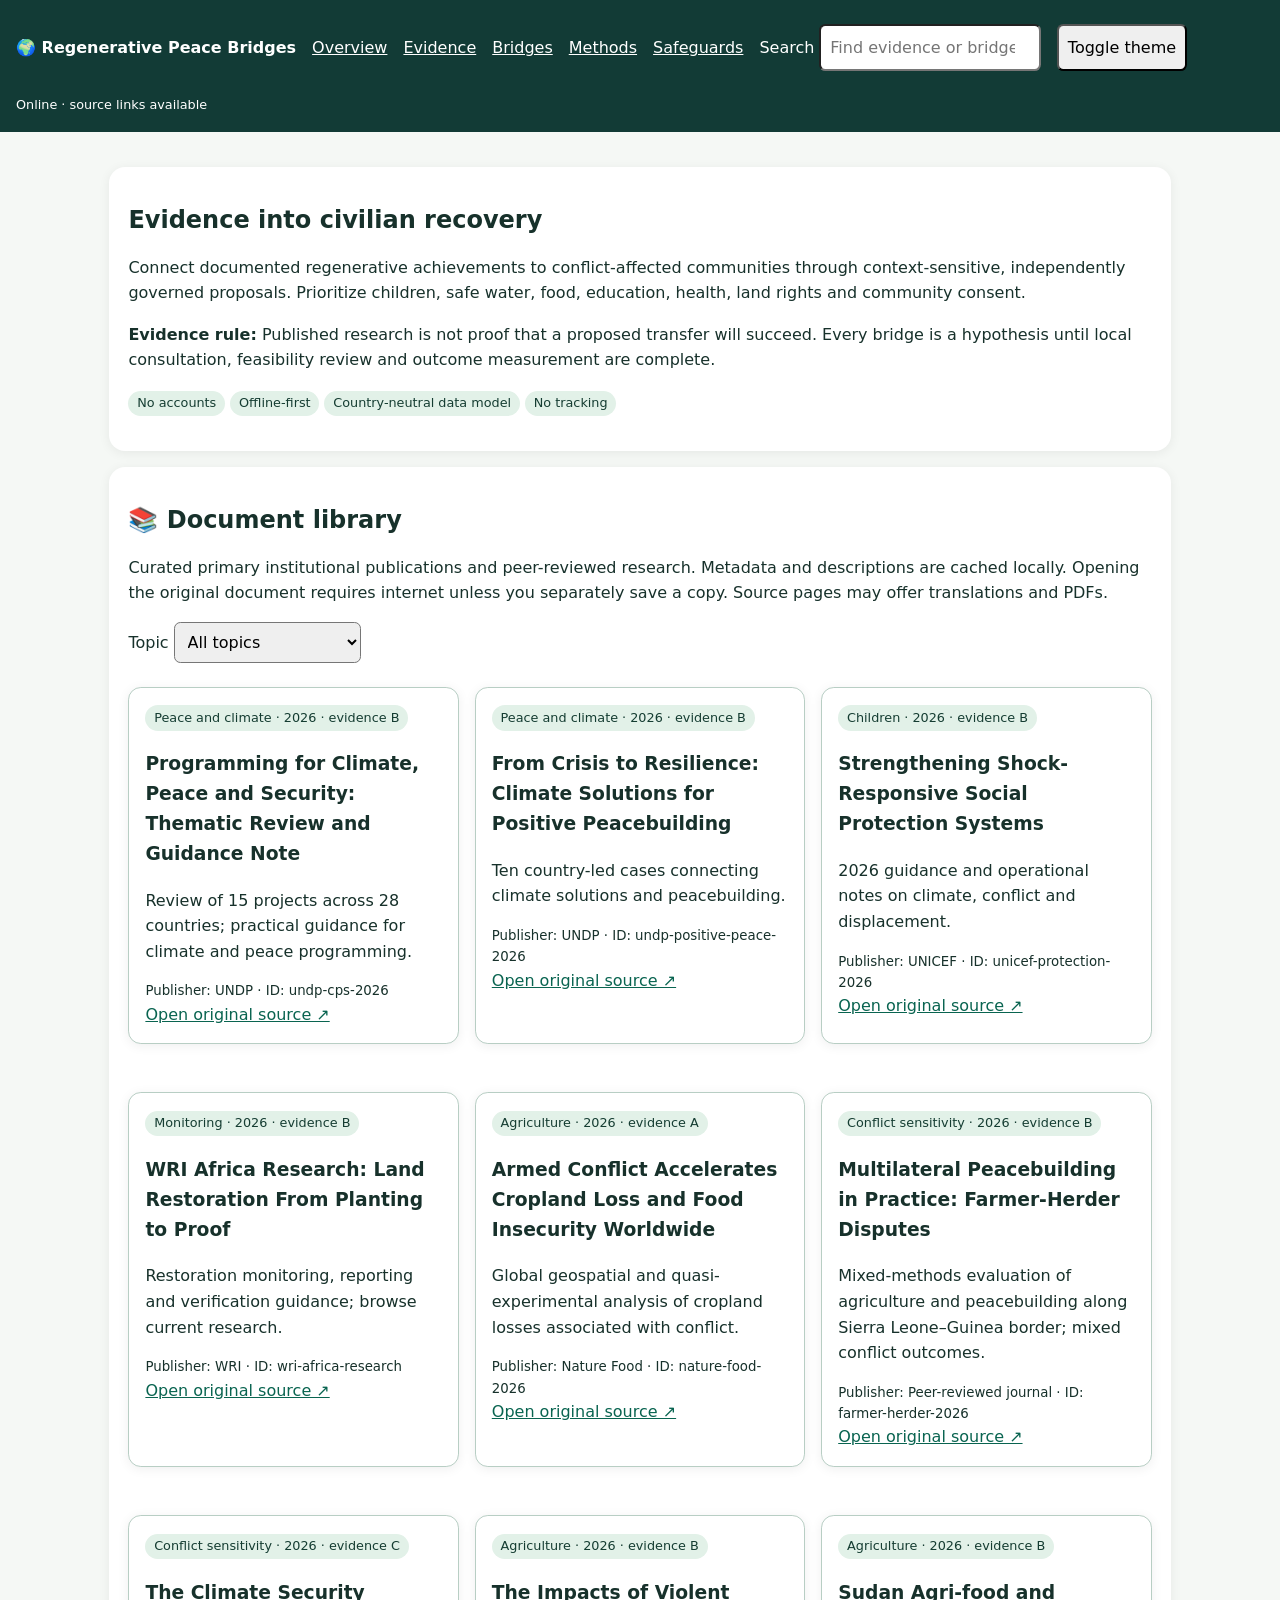
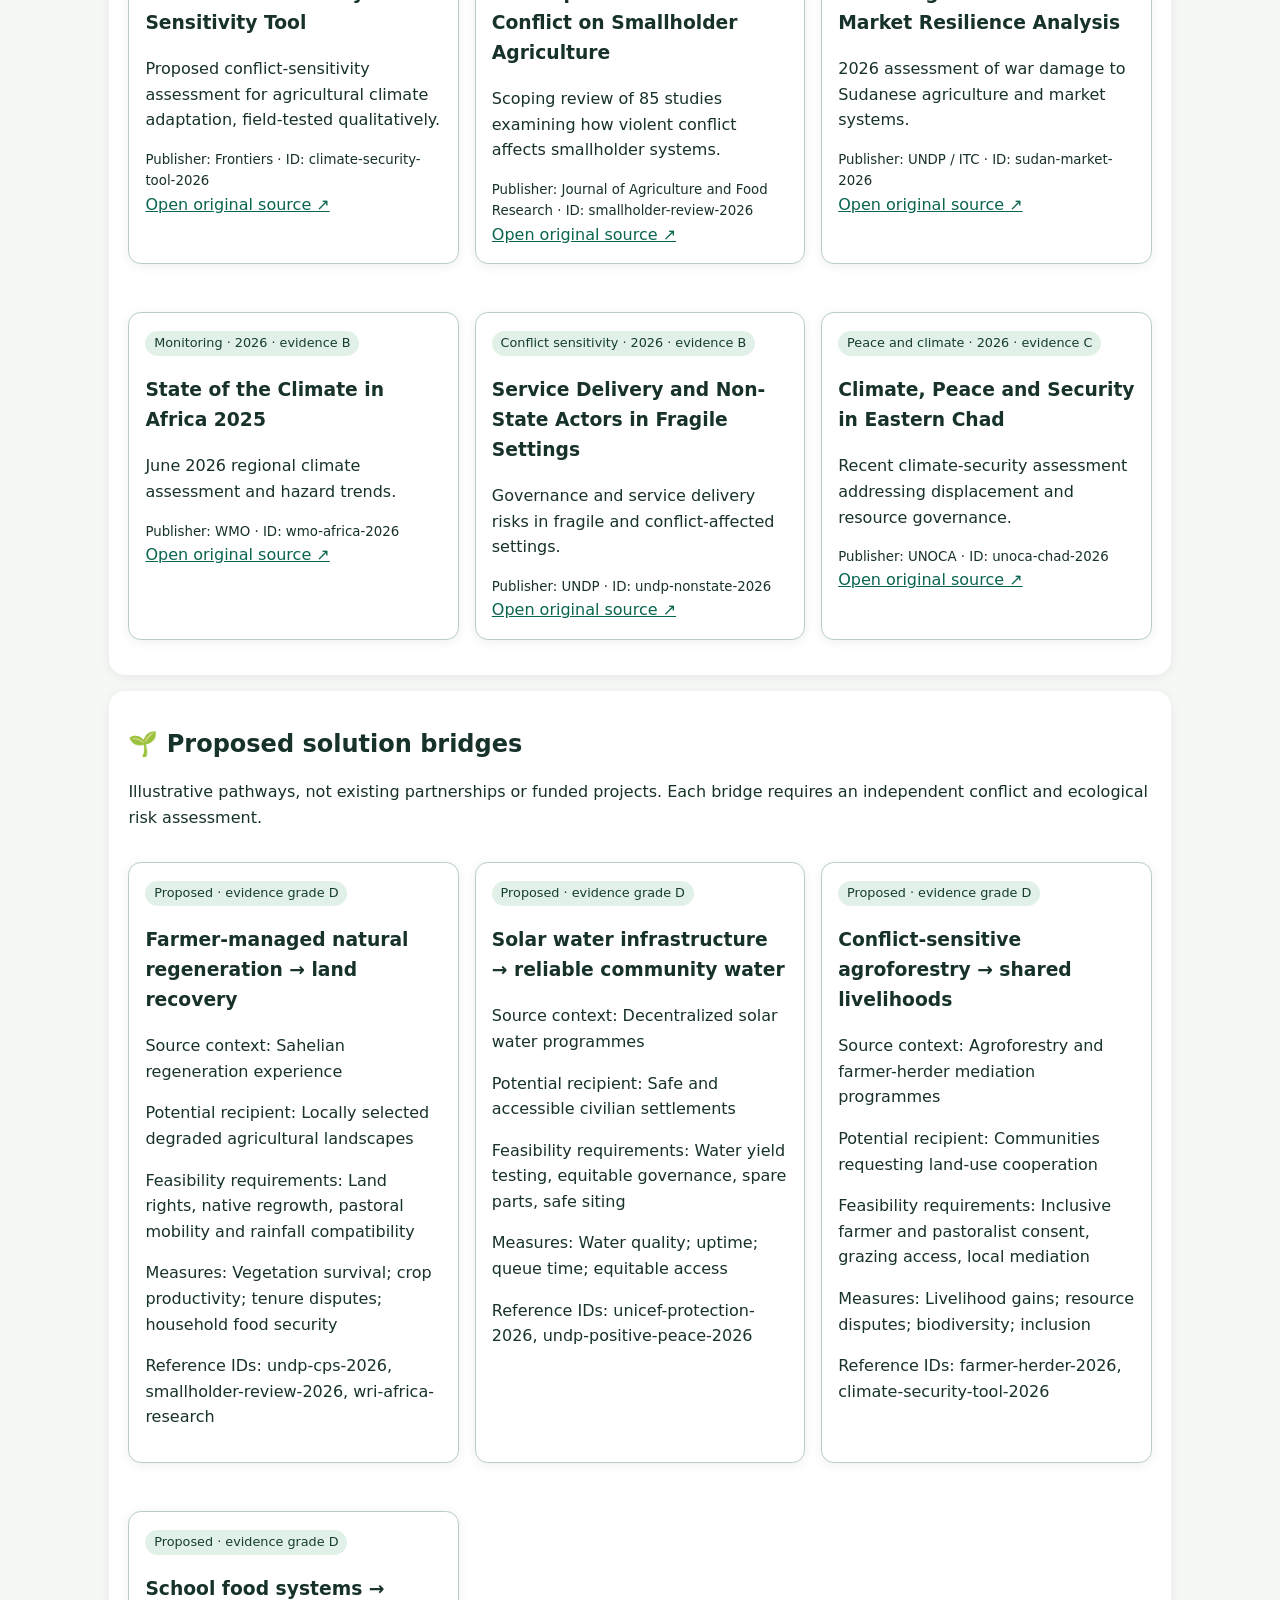
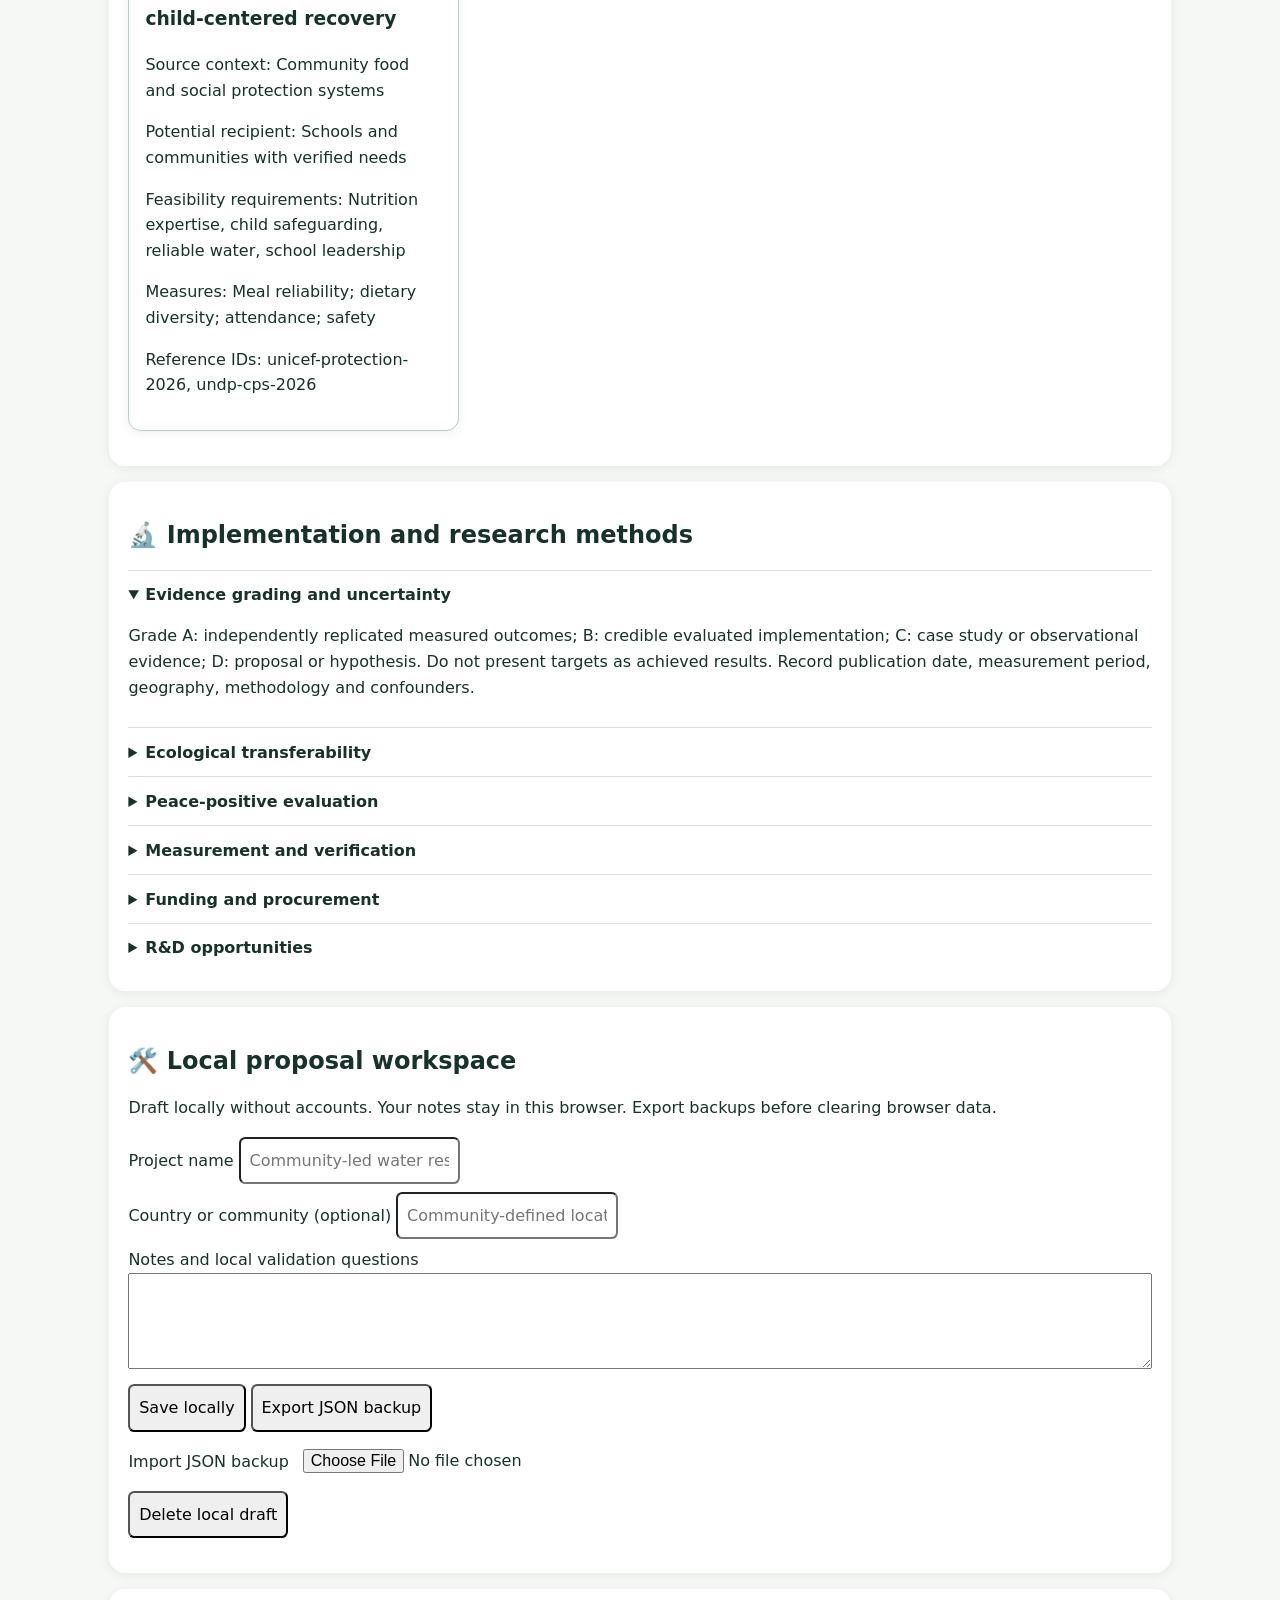
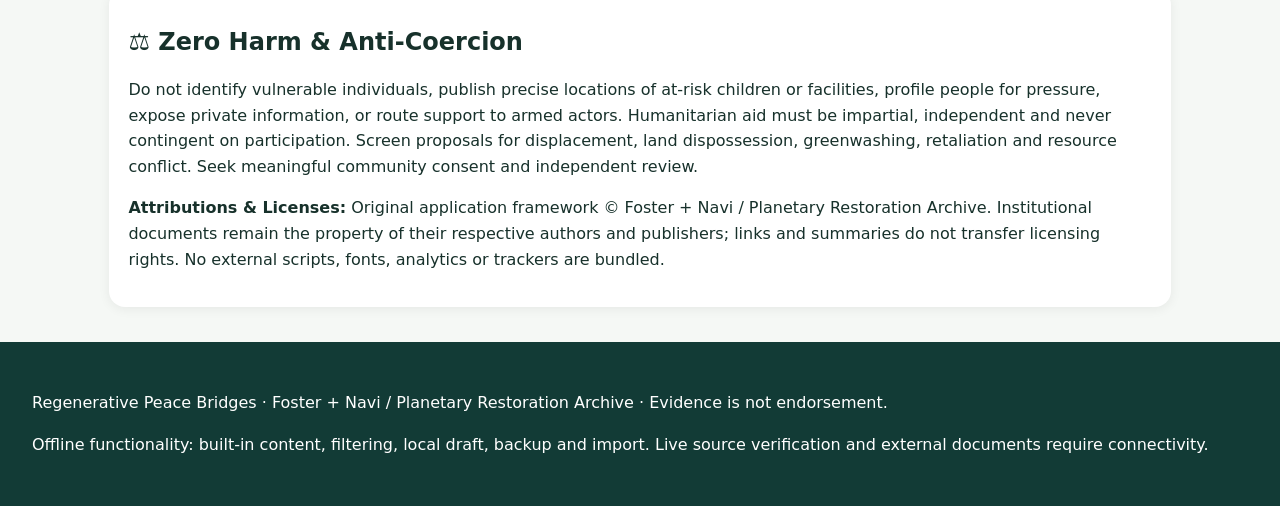
<file: africa/v1/index.html>
<!doctype html><html lang="en"><head><meta charset="utf-8"><meta name="viewport" content="width=device-width,initial-scale=1"><meta name="theme-color" content="#123b36"><title>Regenerative Peace Bridges | Evidence & Action</title><link rel="manifest" href="manifest.webmanifest"><style>:root{font-family:system-ui,sans-serif;color-scheme:light dark;--bg:#f5f8f5;--fg:#17312b;--panel:#fff;--accent:#176b59}*{box-sizing:border-box}body{margin:0;background:var(--bg);color:var(--fg);line-height:1.6}header{position:sticky;top:0;background:#123b36;color:white;padding:1rem;z-index:3;display:flex;gap:1rem;align-items:center;flex-wrap:wrap}header a{color:white}button,input,select{font:inherit;padding:.55rem;border-radius:.4rem}button{cursor:pointer}nav{display:flex;gap:1rem;flex-wrap:wrap}main{max-width:1100px;margin:auto;padding:1.2rem}section,article,aside{background:var(--panel);padding:1.2rem;border-radius:1rem;margin:1rem 0;box-shadow:0 2px 12px #0001}h1,h2{line-height:1.2}a{color:#096450}a:focus-visible,button:focus-visible,input:focus-visible{outline:3px solid #ef9b37;outline-offset:3px}.grid{display:grid;grid-template-columns:repeat(auto-fit,minmax(260px,1fr));gap:1rem}.card{border:1px solid #b8cec4;padding:1rem;border-radius:.8rem}.tag{display:inline-block;background:#e2f1e8;color:#153d32;padding:.15rem .55rem;border-radius:1rem;font-size:.8rem}small{display:block}label{display:block;margin:.5rem 0}.muted{opacity:.8}.skip{position:absolute;left:-9999px}.skip:focus{left:1rem;top:1rem;background:white;color:black;padding:.5rem;z-index:10}footer{padding:2rem;background:#123b36;color:white}footer a{color:#b8fff0}details{border-top:1px solid #ddd;padding:.7rem 0}summary{cursor:pointer;font-weight:650}#status{font-size:.8rem}body.dark{--bg:#0e211e;--fg:#edf6ef;--panel:#18332c}body.dark .card{border-color:#4b7465}body.dark a{color:#9ee4cf}body.dark .tag{background:#254d3f;color:#d4ffeb}@media print{header button,header input,.controls{display:none}header{position:static}section,article{break-inside:avoid;box-shadow:none}body{background:white;color:black}}@media(prefers-reduced-motion:reduce){*,*:before,*:after{scroll-behavior:auto!important;animation:none!important}}</style></head><body><a class="skip" href="#main">Skip to content</a><header><strong>🌍 Regenerative Peace Bridges</strong><nav aria-label="Main"><a href="#overview">Overview</a><a href="#library">Evidence</a><a href="#bridges">Bridges</a><a href="#design">Methods</a><a href="#governance">Safeguards</a></nav><label>Search <input id="search" type="search" placeholder="Find evidence or bridges" aria-label="Search evidence and bridges"></label><button id="theme" type="button">Toggle theme</button><span id="status" role="status">Offline reference library</span></header><main id="main"><section id="overview"><h1>Evidence into civilian recovery</h1><p>Connect documented regenerative achievements to conflict-affected communities through context-sensitive, independently governed proposals. Prioritize children, safe water, food, education, health, land rights and community consent.</p><p><strong>Evidence rule:</strong> Published research is not proof that a proposed transfer will succeed. Every bridge is a hypothesis until local consultation, feasibility review and outcome measurement are complete.</p><p><span class="tag">No accounts</span> <span class="tag">Offline-first</span> <span class="tag">Country-neutral data model</span> <span class="tag">No tracking</span></p></section><section id="library"><h2>📚 Document library</h2><p>Curated primary institutional publications and peer-reviewed research. Metadata and descriptions are cached locally. Opening the original document requires internet unless you separately save a copy. Source pages may offer translations and PDFs.</p><div class="controls"><label>Topic <select id="topic"><option value="">All topics</option><option>Peace and climate</option><option>Children</option><option>Agriculture</option><option>Monitoring</option><option>Conflict sensitivity</option></select></label></div><div id="documents" class="grid"></div></section><section id="bridges"><h2>🌱 Proposed solution bridges</h2><p>Illustrative pathways, not existing partnerships or funded projects. Each bridge requires an independent conflict and ecological risk assessment.</p><div id="bridgeCards" class="grid"></div></section><section id="design"><h2>🔬 Implementation and research methods</h2><details open><summary>Evidence grading and uncertainty</summary><p>Grade A: independently replicated measured outcomes; B: credible evaluated implementation; C: case study or observational evidence; D: proposal or hypothesis. Do not present targets as achieved results. Record publication date, measurement period, geography, methodology and confounders.</p></details><details><summary>Ecological transferability</summary><p>Evaluate agroecological zone, rainfall, soil, native biodiversity, water budget, land tenure, grazing routes, invasive species risks, climate projections, labor and long-term maintenance. Prefer locally validated species and traditional knowledge.</p></details><details><summary>Peace-positive evaluation</summary><p>Use participatory conflict mapping, inclusive consent, stakeholder power analysis, dispute-resolution mechanisms and monitoring of unintended consequences. Consider distributional impacts across women, children, displaced residents, farmers and pastoralists.</p></details><details><summary>Measurement and verification</summary><p>Combine community-defined outcomes with remote sensing, field surveys, baseline comparisons and transparent uncertainty intervals. Track safe water functionality, dietary diversity, school attendance, vegetation survival, household income, complaints and conflict incidents without publishing identifying information.</p></details><details><summary>Funding and procurement</summary><p>Require beneficial-ownership due diligence, sanctions checks, independent procurement, safeguarding, audit trails and diversion controls. Do not trade humanitarian access for political endorsement or favorable publicity.</p></details><details><summary>R&D opportunities</summary><p>Research solar-powered decentralized water systems, farmer-managed natural regeneration, climate-security sensitivity tools, causal impact evaluation, satellite-based restoration verification, local-language knowledge transfer and conflict-sensitive cash/social protection. Treat emerging technologies as candidates for evaluation, not established solutions.</p></details></section><section id="workspace"><h2>🛠️ Local proposal workspace</h2><p>Draft locally without accounts. Your notes stay in this browser. Export backups before clearing browser data.</p><label>Project name <input id="project" maxlength="120" placeholder="Community-led water restoration"></label><label>Country or community (optional) <input id="place" maxlength="120" placeholder="Community-defined location"></label><label>Notes and local validation questions <textarea id="notes" rows="6" style="width:100%" maxlength="20000"></textarea></label><button id="save">Save locally</button> <button id="export">Export JSON backup</button> <label>Import JSON backup <input type="file" id="import" accept="application/json,.json"></label><button id="reset">Delete local draft</button><p id="saved" role="status"></p></section><section id="governance"><h2>⚖️ Zero Harm & Anti-Coercion</h2><p>Do not identify vulnerable individuals, publish precise locations of at-risk children or facilities, profile people for pressure, expose private information, or route support to armed actors. Humanitarian aid must be impartial, independent and never contingent on participation. Screen proposals for displacement, land dispossession, greenwashing, retaliation and resource conflict. Seek meaningful community consent and independent review.</p><p><strong>Attributions & Licenses:</strong> Original application framework © Foster + Navi / Planetary Restoration Archive. Institutional documents remain the property of their respective authors and publishers; links and summaries do not transfer licensing rights. No external scripts, fonts, analytics or trackers are bundled.</p></section></main><footer><p>Regenerative Peace Bridges · Foster + Navi / Planetary Restoration Archive · Evidence is not endorsement.</p><p>Offline functionality: built-in content, filtering, local draft, backup and import. Live source verification and external documents require connectivity.</p></footer><script src="data.js"></script><script src="app.js"></script></body></html>
</file>
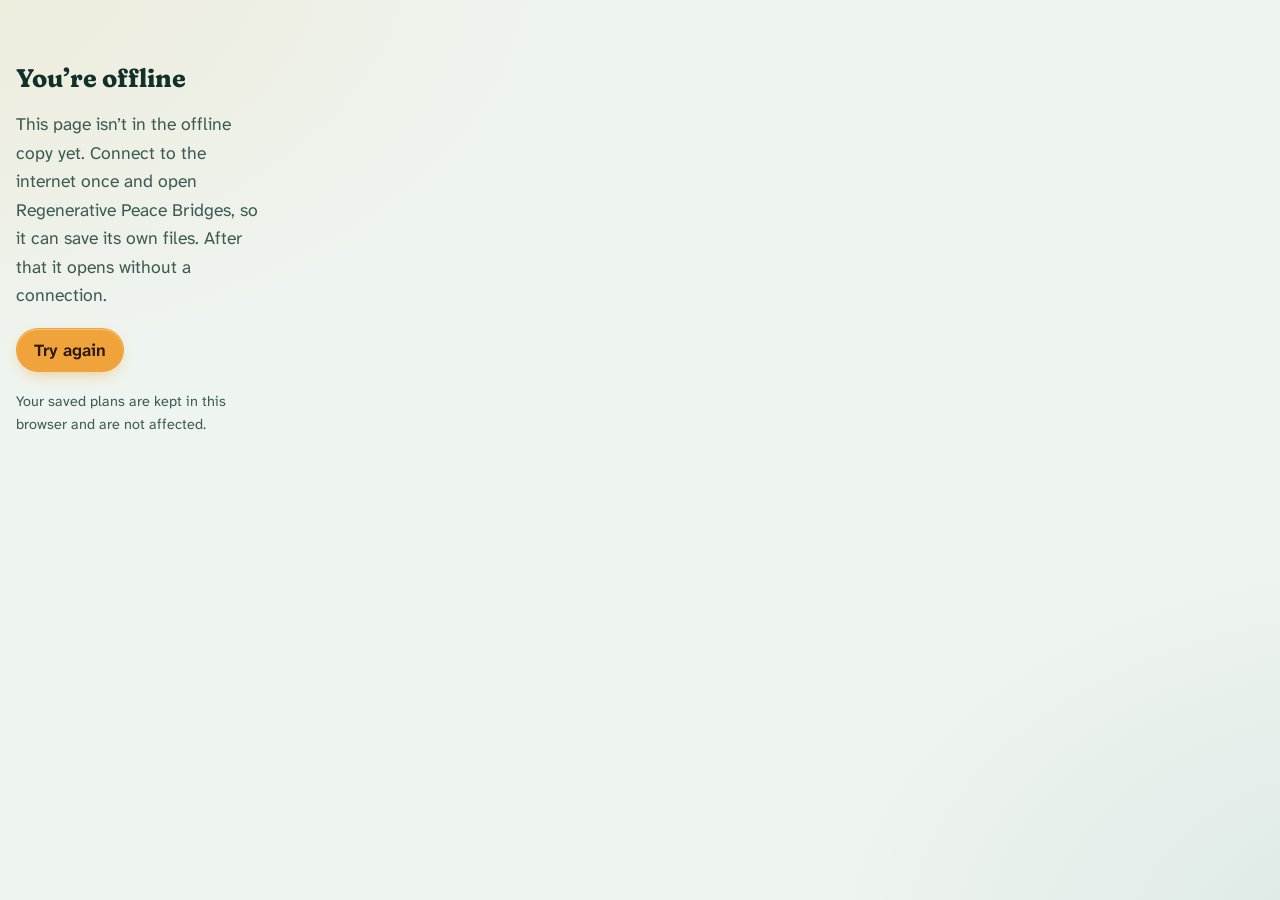
<file: offline.html>
<!doctype html>
<html lang="en">
<head>
<meta charset="utf-8">
<meta name="viewport" content="width=device-width, initial-scale=1, viewport-fit=cover">
<meta http-equiv="Content-Security-Policy" content="default-src 'self'; script-src 'none'; style-src 'self'; img-src 'self'; font-src 'self'; object-src 'none'; base-uri 'none'; form-action 'none'">
<title>Regenerative Peace Bridges</title>
<link rel="stylesheet" href="styles.css">
</head>
<body>
<main class="layout">
  <section class="section" aria-labelledby="off-title">
    <h1 id="off-title">You’re offline</h1>
    <p class="section__intro">This page isn’t in the offline copy yet. Connect to the internet once and open Regenerative Peace Bridges, so it can save its own files. After that it opens without a connection.</p>
    <p><a class="btn btn--dawn" href="./index.html">Try again</a></p>
    <p class="note">Your saved plans are kept in this browser and are not affected.</p>
  </section>
</main>
</body>
</html>
</file>
<file: v1/styles.css>
/* =====================================================================
   Regenerative Peace Bridges — styles.css (v2)
   Layout concept: a field guide under a dawn sky. A full-bleed
   night-to-dawn hero holds the one bold moment; below it, a calm
   two-column reading layout with a sticky glass contents rail.
   Colours evolve v1's identity: deep canopy green (#123b36), sage
   ground and the amber focus colour, now used as "dawn light".
   ===================================================================== */

/* ---------- Fonts (bundled locally: no requests to other sites) ---------- */
@font-face {
  font-family: "Fraunces Variable";
  font-style: normal;
  font-display: swap;
  font-weight: 100 900;
  src: url("fonts/fraunces-latin-full-normal.woff2") format("woff2");
  unicode-range: U+0000-00FF, U+0131, U+0152-0153, U+02BB-02BC, U+02C6, U+02DA, U+02DC, U+0304, U+0308, U+0329, U+2000-206F, U+20AC, U+2122, U+2191, U+2193, U+2212, U+2215, U+FEFF, U+FFFD;
}
@font-face {
  font-family: "Fraunces Variable";
  font-style: normal;
  font-display: swap;
  font-weight: 100 900;
  src: url("fonts/fraunces-latin-ext-full-normal.woff2") format("woff2");
  unicode-range: U+0100-02BA, U+02BD-02C5, U+02C7-02CC, U+02CE-02D7, U+02DD-02FF, U+1D00-1DBF, U+1E00-1E9F, U+1EF2-1EFF, U+2020, U+20A0-20AB, U+20AD-20C0, U+2113, U+2C60-2C7F, U+A720-A7FF;
}
@font-face {
  font-family: "Atkinson Hyperlegible Next Variable";
  font-style: normal;
  font-display: swap;
  font-weight: 200 800;
  src: url("fonts/atkinson-hyperlegible-next-latin-wght-normal.woff2") format("woff2");
  unicode-range: U+0000-00FF, U+0131, U+0152-0153, U+02BB-02BC, U+02C6, U+02DA, U+02DC, U+0304, U+0308, U+0329, U+2000-206F, U+20AC, U+2122, U+2191, U+2193, U+2212, U+2215, U+FEFF, U+FFFD;
}
@font-face {
  font-family: "Atkinson Hyperlegible Next Variable";
  font-style: normal;
  font-display: swap;
  font-weight: 200 800;
  src: url("fonts/atkinson-hyperlegible-next-latin-ext-wght-normal.woff2") format("woff2");
  unicode-range: U+0100-02BA, U+02BD-02C5, U+02C7-02CC, U+02CE-02D7, U+02DD-02FF, U+1D00-1DBF, U+1E00-1E9F, U+1EF2-1EFF, U+2020, U+20A0-20AB, U+20AD-20C0, U+2113, U+2C60-2C7F, U+A720-A7FF;
}
@font-face {
  font-family: "Atkinson Hyperlegible Next Variable";
  font-style: italic;
  font-display: swap;
  font-weight: 200 800;
  src: url("fonts/atkinson-hyperlegible-next-latin-wght-italic.woff2") format("woff2");
  unicode-range: U+0000-00FF, U+0131, U+0152-0153, U+02BB-02BC, U+02C6, U+02DA, U+02DC, U+0304, U+0308, U+0329, U+2000-206F, U+20AC, U+2122, U+2191, U+2193, U+2212, U+2215, U+FEFF, U+FFFD;
}
@font-face {
  font-family: "Atkinson Hyperlegible Next Variable";
  font-style: italic;
  font-display: swap;
  font-weight: 200 800;
  src: url("fonts/atkinson-hyperlegible-next-latin-ext-wght-italic.woff2") format("woff2");
  unicode-range: U+0100-02BA, U+02BD-02C5, U+02C7-02CC, U+02CE-02D7, U+02DD-02FF, U+1D00-1DBF, U+1E00-1E9F, U+1EF2-1EFF, U+2020, U+20A0-20AB, U+20AD-20C0, U+2113, U+2C60-2C7F, U+A720-A7FF;
}

/* ---------- Design tokens (light values first) ---------- */
:root {
  /* Colour */
  --ground: #eef4ef;        /* page: cool sage mist */
  --ground-2: #e2ebe4;      /* recessed panels */
  --surface: #fbfdfb;       /* solid cards */
  --glass: rgba(250, 253, 250, .68);
  --glass-edge: rgba(255, 255, 255, .75);
  --ink: #12302a;           /* body text */
  --ink-2: #3c5a52;         /* secondary text */
  --line: rgba(18, 48, 42, .15);
  --line-strong: rgba(18, 48, 42, .32);
  --canopy: #123b36;        /* brand band (v1 header colour) */
  --on-canopy: #e8f4ee;
  --leaf: #17765a;          /* links and primary accent */
  --leaf-strong: #0f5e47;
  --dawn: #f0a33a;          /* light, focus and highlights */
  --dawn-ink: #8a4b06;      /* dawn as readable text on light ground */
  --on-dawn: #2a1a05;
  --water: #1f6a86;
  --soil: #8a5530;
  --ok: #2b7a4b;
  --warn: #8f5d00;
  --stop: #a23a2b;
  --tint-dawn: rgba(240, 163, 58, .12);
  --tint-leaf: rgba(23, 118, 90, .11);
  --tint-stop: rgba(162, 58, 43, .1);
  --glow-dawn: rgba(240, 163, 58, .13);
  --glow-water: rgba(31, 106, 134, .09);
  /* The hero is always a dawn scene, in both themes */
  --hero-ink: #eef6f1;
  --hero-ink-2: #c3d9cf;
  --hero-night: #0a1d24;
  /* Shadows fall down and to the right: the light comes from the upper left */
  --shadow-1: 0 1px 1px rgba(18, 48, 42, .05), 1px 3px 8px -2px rgba(18, 48, 42, .1);
  --shadow-2: 0 1px 2px rgba(18, 48, 42, .07), 2px 12px 30px -12px rgba(18, 48, 42, .3);
  --shadow-3: 0 2px 4px rgba(18, 48, 42, .08), 6px 28px 64px -20px rgba(18, 48, 42, .42);
  /* Type */
  --font-display: "Fraunces Variable", "Iowan Old Style", "Palatino Linotype", Palatino, Georgia, serif;
  --font-body: "Atkinson Hyperlegible Next Variable", "Atkinson Hyperlegible", system-ui, -apple-system, "Segoe UI", Roboto, sans-serif;
  --step--1: .9rem;
  --step-0: 1.0625rem;
  --step-1: 1.2rem;
  --step-2: 1.45rem;
  --step-3: clamp(1.7rem, 1.35rem + 1.3vw, 2.3rem);
  --step-4: clamp(2.05rem, 1.25rem + 3.3vw, 3.55rem);
  --leading: 1.62;
  /* Shape and space */
  --radius-s: 8px;
  --radius-m: 14px;
  --radius-l: 20px;
  --header-h: 60px;
  --measure: 68ch;
  --gutter-l: max(16px, env(safe-area-inset-left, 0px));
  --gutter-r: max(16px, env(safe-area-inset-right, 0px));
}

/* Dark values, used when the device prefers dark and no explicit light choice is set */
@media (prefers-color-scheme: dark) {
  :root:not([data-theme="light"]) {
    --ground: #0b1b18;
    --ground-2: #10261f;
    --surface: #10241f;
    --glass: rgba(14, 34, 29, .66);
    --glass-edge: rgba(255, 255, 255, .08);
    --ink: #e4f0ea;
    --ink-2: #a7c2b8;
    --line: rgba(228, 240, 234, .13);
    --line-strong: rgba(228, 240, 234, .3);
    --canopy: #0d2d29;
    --on-canopy: #e4f0ea;
    --leaf: #6fcfa5;
    --leaf-strong: #95e2c0;
    --dawn: #ffbf66;
    --dawn-ink: #ffcf8a;
    --on-dawn: #2a1a05;
    --water: #79c3dc;
    --soil: #e2a978;
    --ok: #7fd49f;
    --warn: #f1c35a;
    --stop: #ff8f7a;
    --tint-dawn: rgba(255, 191, 102, .1);
    --tint-leaf: rgba(111, 207, 165, .1);
    --tint-stop: rgba(255, 143, 122, .1);
    --glow-dawn: rgba(255, 191, 102, .07);
    --glow-water: rgba(121, 195, 220, .06);
    --shadow-1: 0 1px 2px rgba(0, 0, 0, .4), 1px 4px 10px -4px rgba(0, 0, 0, .5);
    --shadow-2: 0 1px 2px rgba(0, 0, 0, .45), 2px 14px 32px -12px rgba(0, 0, 0, .7);
    --shadow-3: 0 2px 4px rgba(0, 0, 0, .5), 6px 30px 70px -20px rgba(0, 0, 0, .8);
    color-scheme: dark;
  }
}
/* The same dark values when chosen explicitly in Display settings */
:root[data-theme="dark"] {
  --ground: #0b1b18;
  --ground-2: #10261f;
  --surface: #10241f;
  --glass: rgba(14, 34, 29, .66);
  --glass-edge: rgba(255, 255, 255, .08);
  --ink: #e4f0ea;
  --ink-2: #a7c2b8;
  --line: rgba(228, 240, 234, .13);
  --line-strong: rgba(228, 240, 234, .3);
  --canopy: #0d2d29;
  --on-canopy: #e4f0ea;
  --leaf: #6fcfa5;
  --leaf-strong: #95e2c0;
  --dawn: #ffbf66;
  --dawn-ink: #ffcf8a;
  --on-dawn: #2a1a05;
  --water: #79c3dc;
  --soil: #e2a978;
  --ok: #7fd49f;
  --warn: #f1c35a;
  --stop: #ff8f7a;
  --tint-dawn: rgba(255, 191, 102, .1);
  --tint-leaf: rgba(111, 207, 165, .1);
  --tint-stop: rgba(255, 143, 122, .1);
  --glow-dawn: rgba(255, 191, 102, .07);
  --glow-water: rgba(121, 195, 220, .06);
  --shadow-1: 0 1px 2px rgba(0, 0, 0, .4), 1px 4px 10px -4px rgba(0, 0, 0, .5);
  --shadow-2: 0 1px 2px rgba(0, 0, 0, .45), 2px 14px 32px -12px rgba(0, 0, 0, .7);
  --shadow-3: 0 2px 4px rgba(0, 0, 0, .5), 6px 30px 70px -20px rgba(0, 0, 0, .8);
  color-scheme: dark;
}

/* ---------- Display preferences set by app.js on <html> ---------- */
:root[data-text="large"] { font-size: 112.5%; }
:root[data-spacing="relaxed"] { --leading: 1.9; --measure: 60ch; }
:root[data-spacing="relaxed"] body { letter-spacing: .012em; word-spacing: .08em; }
:root[data-level="plain"] [data-level="detail"] { display: none !important; }
.plain-only { display: none; }
:root[data-level="plain"] .plain-only { display: block; }
:root[data-level="plain"] { --step-0: 1.125rem; }

/* ---------- Base ---------- */
*, *::before, *::after { box-sizing: border-box; }
html { scroll-behavior: smooth; -webkit-text-size-adjust: 100%; text-size-adjust: 100%; }
body {
  margin: 0;
  font-family: var(--font-body);
  font-size: var(--step-0);
  line-height: var(--leading);
  color: var(--ink);
  /* Ambient lighting: a faint dawn glow upper-left and water glow lower-right */
  background:
    radial-gradient(70rem 42rem at -10% -5%, var(--glow-dawn), transparent 62%) fixed,
    radial-gradient(60rem 40rem at 110% 105%, var(--glow-water), transparent 60%) fixed,
    var(--ground);
  font-optical-sizing: auto;
  -webkit-font-smoothing: antialiased;
}
/* Paints the band above the sticky header on phones with a notch */
body::before {
  content: "";
  position: fixed;
  inset: 0 0 auto;
  height: env(safe-area-inset-top, 0px);
  z-index: 60;
  background: var(--canopy);
}
img, svg, canvas { max-width: 100%; }
h1, h2, h3, h4 {
  font-family: var(--font-display);
  font-variation-settings: "SOFT" 100, "WONK" 0;
  line-height: 1.16;
  text-wrap: balance;
  color: var(--ink);
  margin: 0;
}
h2 { font-size: var(--step-3); font-weight: 470; letter-spacing: -.01em; }
h3 { font-size: var(--step-1); font-weight: 560; }
h4 { font-size: var(--step-0); font-weight: 600; }
p { margin: 0; }
p, li, dd { text-wrap: pretty; }
a { color: var(--leaf); text-decoration-thickness: .08em; text-underline-offset: .18em; }
a:hover { color: var(--leaf-strong); }
strong { font-weight: 700; }
small, .note { font-size: var(--step--1); color: var(--ink-2); }
.muted { color: var(--ink-2); }
kbd {
  font-family: inherit;
  font-size: .85em;
  padding: .05rem .4rem;
  border: 1px solid var(--line-strong);
  border-bottom-width: 2px;
  border-radius: 6px;
  background: var(--surface);
}
time, .num { font-variant-numeric: tabular-nums; }
:focus-visible { outline: 3px solid var(--dawn); outline-offset: 3px; border-radius: 4px; }
::selection { background: var(--tint-dawn); }
.sr-only {
  position: absolute !important;
  width: 1px; height: 1px;
  padding: 0; margin: -1px;
  overflow: hidden; clip: rect(0 0 0 0);
  white-space: nowrap; border: 0;
}
.skip-link {
  position: absolute;
  left: max(12px, env(safe-area-inset-left, 0px));
  top: -100px;
  z-index: 100;
  padding: .6rem 1rem;
  background: var(--dawn);
  color: var(--on-dawn);
  border-radius: var(--radius-s);
  font-weight: 700;
  text-decoration: none;
}
.skip-link:focus { top: calc(env(safe-area-inset-top, 0px) + 10px); }

/* ---------- Buttons ---------- */
.btn {
  display: inline-flex;
  align-items: center;
  justify-content: center;
  gap: .45rem;
  min-height: 44px;
  padding: .55rem 1.05rem;
  border-radius: 999px;
  border: 1px solid transparent;
  font: inherit;
  font-weight: 650;
  line-height: 1.2;
  text-decoration: none;
  cursor: pointer;
  transition: background-color .18s ease, border-color .18s ease, box-shadow .18s ease, transform .18s ease;
}
.btn:active { transform: translateY(1px); }
.btn[disabled] { opacity: .55; cursor: not-allowed; }
.btn--dawn { background: var(--dawn); color: var(--on-dawn); box-shadow: 0 1px 0 rgba(255, 255, 255, .35) inset, 0 6px 18px -8px rgba(240, 163, 58, .8); }
.btn--dawn:hover { color: var(--on-dawn); box-shadow: 0 1px 0 rgba(255, 255, 255, .35) inset, 0 10px 26px -8px rgba(240, 163, 58, .95); }
.btn--ghost { background: rgba(255, 255, 255, .08); color: var(--hero-ink); border-color: rgba(255, 255, 255, .35); }
.btn--ghost:hover { background: rgba(255, 255, 255, .16); color: var(--hero-ink); }
.btn--quiet { background: var(--surface); color: var(--ink); border-color: var(--line-strong); }
.btn--quiet:hover { border-color: var(--leaf); color: var(--ink); }
.btn--danger { background: var(--surface); color: var(--stop); border-color: var(--stop); }
.btn--danger:hover { background: var(--tint-stop); color: var(--stop); }
.btn--small { min-height: 36px; padding: .35rem .8rem; font-size: var(--step--1); }
.linkbtn {
  border: 0; background: none; padding: .25rem 0; font: inherit;
  color: var(--leaf); text-decoration: underline; text-decoration-thickness: .08em; text-underline-offset: .18em;
  cursor: pointer;
}

/* ---------- Header ---------- */
.topbar {
  position: sticky;
  top: env(safe-area-inset-top, 0px);
  z-index: 50;
  background: var(--glass);
  -webkit-backdrop-filter: blur(16px) saturate(1.4);
  backdrop-filter: blur(16px) saturate(1.4);
  border-bottom: 1px solid var(--line);
  box-shadow: 0 1px 0 var(--glass-edge) inset;
}
.topbar__inner {
  display: flex;
  align-items: center;
  gap: 1rem;
  max-width: 1320px;
  min-height: var(--header-h);
  margin-inline: auto;
  padding-left: var(--gutter-l);
  padding-right: var(--gutter-r);
}
.brand { display: inline-flex; align-items: center; gap: .6rem; color: var(--ink); text-decoration: none; min-width: 0; }
.brand:hover { color: var(--ink); }
.brand__mark { width: 30px; height: 30px; flex: none; color: var(--leaf); }
.brand__leaf { fill: var(--dawn); }
.brand__name { font-family: var(--font-display); font-variation-settings: "SOFT" 100; font-weight: 600; font-size: 1.05rem; white-space: nowrap; overflow: hidden; text-overflow: ellipsis; }
.topbar__quick { display: none; gap: .25rem; margin-left: .5rem; }
.topbar__quick a { padding: .4rem .7rem; border-radius: 999px; color: var(--ink-2); text-decoration: none; font-weight: 600; font-size: var(--step--1); }
.topbar__quick a:hover, .topbar__quick a[aria-current="true"] { color: var(--ink); background: var(--tint-leaf); }
.topbar__tools { display: flex; align-items: center; gap: .35rem; margin-left: auto; }
.tool {
  display: inline-flex; align-items: center; gap: .4rem;
  min-height: 40px; min-width: 40px; padding: .4rem .65rem;
  border-radius: 999px; border: 1px solid var(--line); background: transparent;
  color: var(--ink); font: inherit; font-size: var(--step--1); font-weight: 600; cursor: pointer;
}
.tool:hover { border-color: var(--leaf); }
.i { width: 18px; height: 18px; flex: none; }
/* On small screens the labels are hidden visually but still read aloud. */
.tool__label { position: absolute; width: 1px; height: 1px; margin: -1px; overflow: hidden; clip: rect(0 0 0 0); white-space: nowrap; }
.status-pill {
  display: none;
  align-items: center; gap: .4rem;
  padding: .3rem .7rem; border-radius: 999px;
  font-size: .8rem; font-weight: 600; color: var(--ink-2);
  border: 1px solid var(--line); white-space: nowrap;
}
.status-pill::before { content: ""; width: 8px; height: 8px; border-radius: 50%; background: var(--ink-2); }
.status-pill[data-state="online"]::before { background: var(--ok); }
.status-pill[data-state="ready"]::before { background: var(--ok); box-shadow: 0 0 0 3px var(--tint-leaf); }
.status-pill[data-state="offline"]::before { background: var(--warn); }
@media (max-width: 459px) { .brand__long { display: none; } }
.topbar__progress { height: 2px; background: transparent; }
.topbar__progress span { display: block; height: 100%; width: 0; background: linear-gradient(90deg, var(--leaf), var(--dawn)); transition: width .1s linear; }
@media (min-width: 640px) {
  .tool__label { position: static; width: auto; height: auto; margin: 0; overflow: visible; clip: auto; }
  .status-pill { display: inline-flex; }
}
@media (min-width: 1080px) {
  .topbar__quick { display: flex; }
  .tool--narrow { display: none; }
}

/* ---------- Hero ---------- */
.hero {
  position: relative;
  isolation: isolate;
  overflow: hidden;
  color: var(--hero-ink);
  background:
    radial-gradient(80% 60% at 72% 92%, rgba(255, 176, 84, .55), transparent 60%),
    linear-gradient(180deg, #08171e 0%, #0e2b31 46%, #1d4440 70%, #4f5a3c 88%, #8a6a3e 100%);
}
.hero__canvas { position: absolute; inset: 0; width: 100%; height: 100%; z-index: -2; display: block; }
.hero__scrim {
  position: absolute; inset: 0; z-index: -1;
  background: linear-gradient(90deg, rgba(5, 18, 20, .82) 0%, rgba(5, 18, 20, .55) 40%, rgba(5, 18, 20, .06) 72%, rgba(5, 18, 20, 0) 100%);
}
.hero__inner {
  position: relative;
  max-width: 1320px;
  margin-inline: auto;
  padding-left: var(--gutter-l);
  padding-right: var(--gutter-r);
  padding-block: clamp(3.25rem, 7vw, 6.5rem) clamp(2.75rem, 5.5vw, 5rem);
  display: grid;
  gap: 1.25rem;
  justify-items: start;
}
.hero__crumb { font-size: var(--step--1); color: var(--hero-ink-2); }
.hero__crumb span { padding-inline: .3rem; opacity: .7; }
.hero h1 {
  color: var(--hero-ink);
  font-size: var(--step-4);
  font-weight: 380;
  font-variation-settings: "SOFT" 100, "WONK" 1;
  letter-spacing: -.018em;
  line-height: 1.06;
  max-width: 19ch;
  text-shadow: 0 2px 30px rgba(0, 0, 0, .35);
}
.hero__lede { max-width: 54ch; font-size: var(--step-1); color: var(--hero-ink-2); line-height: 1.55; }
.hero__actions { display: flex; flex-wrap: wrap; gap: .75rem; padding-top: .25rem; }
.hero__rule {
  max-width: 60ch;
  padding: 1rem 1.15rem;
  border-radius: var(--radius-m);
  background: rgba(6, 22, 24, .55);
  -webkit-backdrop-filter: blur(14px) saturate(1.3);
  backdrop-filter: blur(14px) saturate(1.3);
  border: 1px solid rgba(255, 255, 255, .14);
  box-shadow: 0 1px 0 rgba(255, 255, 255, .08) inset, 0 20px 40px -24px rgba(0, 0, 0, .7);
  color: var(--hero-ink-2);
  font-size: var(--step--1);
  line-height: 1.6;
}
.hero__rule strong { color: #ffd08a; }
.hero__promise { font-size: var(--step--1); color: var(--hero-ink-2); }
@media (max-width: 760px) {
  .hero__scrim { background: linear-gradient(180deg, rgba(5, 18, 20, .74) 0%, rgba(5, 18, 20, .58) 55%, rgba(5, 18, 20, .25) 100%); }
}
/* On narrower screens the bridge sits under the text, so leave it room. */
@media (max-width: 859px) {
  .hero__inner { padding-bottom: 9.5rem; }
}

/* ---------- Page layout ---------- */
.layout {
  display: grid;
  grid-template-columns: minmax(0, 1fr);
  gap: 2.5rem;
  max-width: 1320px;
  margin-inline: auto;
  padding-left: var(--gutter-l);
  padding-right: var(--gutter-r);
}
.toc { display: none; }
@media (min-width: 1080px) {
  .layout { grid-template-columns: 15.5rem minmax(0, 1fr); }
  .toc {
    display: block;
    position: sticky;
    top: calc(var(--header-h) + env(safe-area-inset-top, 0px) + 1.5rem);
    align-self: start;
    margin-top: 2.5rem;
    max-height: calc(100vh - var(--header-h) - 3rem);
    overflow: auto;
    padding: 1rem .75rem;
    border-radius: var(--radius-l);
    background: var(--glass);
    -webkit-backdrop-filter: blur(14px) saturate(1.3);
    backdrop-filter: blur(14px) saturate(1.3);
    border: 1px solid var(--line);
    box-shadow: var(--shadow-1), 0 1px 0 var(--glass-edge) inset;
  }
}
.toc__title { font-family: var(--font-display); font-variation-settings: "SOFT" 100; font-weight: 600; padding: 0 .6rem .4rem; }
.toc__list { list-style: none; margin: 0; padding: 0; display: grid; gap: 1px; }
.toc__list a {
  display: block;
  padding: .38rem .6rem;
  border-radius: 9px;
  color: var(--ink-2);
  text-decoration: none;
  font-size: var(--step--1);
  line-height: 1.35;
}
.toc__list a:hover { color: var(--ink); background: var(--tint-leaf); }
.toc__list a[aria-current="true"] { color: var(--ink); background: var(--tint-leaf); font-weight: 700; box-shadow: inset 2px 0 0 var(--leaf); }
.toc__sub { list-style: none; margin: 0 0 .25rem; padding: 0; }
.toc__sub a { padding-left: 1.4rem; font-size: .84rem; }
#tocListMobile a { font-size: var(--step-0); padding: .6rem .7rem; }

main { min-width: 0; outline: none; }
.section {
  padding-block: clamp(2.5rem, 5vw, 4rem);
  border-top: 1px solid var(--line);
  scroll-margin-top: calc(var(--header-h) + env(safe-area-inset-top, 0px) + .75rem);
  display: grid;
  gap: 1.1rem;
  align-content: start;
}
.section:first-child { border-top: 0; }
.section__intro { max-width: var(--measure); color: var(--ink-2); font-size: 1.1rem; }
.prose { max-width: var(--measure); display: grid; gap: .9rem; }
.prose ul { margin: 0; padding-left: 1.2rem; display: grid; gap: .4rem; }
.prose h3 { margin-top: .6rem; }

/* ---------- Start here ---------- */
.paths { display: grid; grid-template-columns: repeat(auto-fit, minmax(min(100%, 16rem), 1fr)); gap: 1rem; }
.path {
  display: flex; flex-direction: column; gap: .6rem;
  padding: 1.2rem 1.25rem;
  border-radius: var(--radius-m);
  background: var(--surface);
  border: 1px solid var(--line);
  box-shadow: var(--shadow-1);
}
.path p { color: var(--ink-2); }
.path__link { margin-top: auto; font-weight: 700; }
.steps__title { margin-top: .8rem; }
.steps { counter-reset: step; list-style: none; margin: 0; padding: 0; display: grid; gap: 1rem; max-width: var(--measure); }
.steps li { counter-increment: step; position: relative; padding-left: 3.3rem; min-height: 2.4rem; padding-top: .2rem; }
.steps li::before {
  content: counter(step);
  position: absolute; left: 0; top: 0;
  display: grid; place-items: center;
  width: 2.4rem; height: 2.4rem; border-radius: 50%;
  font-family: var(--font-display); font-weight: 600; font-size: 1.1rem;
  color: var(--on-dawn); background: var(--dawn);
  box-shadow: 0 0 0 4px var(--tint-dawn);
}

/* ---------- Evidence strength badges ---------- */
.grade {
  display: inline-flex; align-items: center; justify-content: center;
  min-width: 1.7rem; height: 1.6rem; padding: 0 .45rem;
  border-radius: 7px;
  font-weight: 800; font-size: .82rem; line-height: 1;
  border: 1px solid transparent;
  font-variant-numeric: tabular-nums;
  white-space: nowrap;
}
.grade--A { background: #0f5e47; color: #fff; border-color: rgba(255, 255, 255, .18); }
.grade--B { background: #237a59; color: #fff; border-color: rgba(255, 255, 255, .18); }
.grade--C { background: #f0a33a; color: #2a1a05; }
.grade--D { background: #56697a; color: #fff; border-color: rgba(255, 255, 255, .18); }
.grade--howto { background: transparent; color: var(--water); border-color: var(--water); }
.grade--context { background: transparent; color: var(--soil); border-color: var(--soil); }
.ladder { border: 1px solid var(--line); border-radius: var(--radius-m); background: var(--surface); max-width: var(--measure); }
.ladder > summary { cursor: pointer; padding: .8rem 1rem; font-weight: 700; }
.ladder__body { padding: 0 1rem 1rem; display: grid; gap: .8rem; }
.ladder__list { margin: 0; display: grid; gap: .6rem; }
.ladder__list > div { display: grid; grid-template-columns: 10rem 1fr; gap: .8rem; align-items: baseline; }
.ladder__list dt { font-weight: 700; display: flex; gap: .5rem; align-items: center; }
.ladder__list dd { margin: 0; color: var(--ink-2); }
@media (max-width: 560px) { .ladder__list > div { grid-template-columns: 1fr; gap: .2rem; } }

/* ---------- Filters and chips ---------- */
.filters {
  display: grid;
  grid-template-columns: minmax(0, 2fr) repeat(3, minmax(0, 1fr));
  gap: .8rem;
  align-items: end;
  padding: 1rem;
  border-radius: var(--radius-l);
  background: var(--glass);
  -webkit-backdrop-filter: blur(12px) saturate(1.25);
  backdrop-filter: blur(12px) saturate(1.25);
  border: 1px solid var(--line);
  box-shadow: var(--shadow-1), 0 1px 0 var(--glass-edge) inset;
}
.filters .chips { grid-column: 1 / -1; }
.filters__actions { grid-column: 1 / -1; display: flex; flex-wrap: wrap; gap: .5rem; align-items: center; justify-content: space-between; }
@media (max-width: 860px) {
  .filters { grid-template-columns: repeat(2, minmax(0, 1fr)); }
  .filters .field--search { grid-column: 1 / -1; }
}
@media (max-width: 460px) { .filters { grid-template-columns: minmax(0, 1fr); } }
.filters__count { font-size: var(--step--1); color: var(--ink-2); min-height: 1.4em; }
.field { display: grid; gap: .3rem; min-width: 0; align-content: start; }
.filters input, .filters select { height: 2.75rem; min-height: 0; }
.library__more { justify-self: start; }
.field > label, .field > .field__label { font-weight: 700; font-size: var(--step--1); }
.field__hint { font-size: var(--step--1); color: var(--ink-2); }
.field--inline { display: flex; flex-wrap: wrap; align-items: center; gap: .6rem; }
input[type="search"], input[type="text"], input[type="date"], select, textarea {
  width: 100%;
  min-height: 44px;
  padding: .55rem .75rem;
  border-radius: 10px;
  border: 1px solid var(--line-strong);
  background: var(--surface);
  color: var(--ink);
  font: inherit;
}
textarea { min-height: 8rem; resize: vertical; line-height: 1.5; }
input:focus-visible, select:focus-visible, textarea:focus-visible { border-color: var(--dawn); }
.field--inline select { width: auto; }
.chips { display: flex; flex-wrap: wrap; gap: .4rem; }
.chip {
  display: inline-flex; align-items: center; gap: .35rem;
  min-height: 36px; padding: .3rem .8rem;
  border-radius: 999px;
  border: 1px solid var(--line-strong);
  background: var(--surface);
  color: var(--ink);
  font: inherit; font-size: var(--step--1); font-weight: 600;
  cursor: pointer;
}
.chip[aria-pressed="true"] { background: var(--leaf); border-color: var(--leaf); color: var(--surface); }
.chip:hover { border-color: var(--leaf); }
.tag {
  display: inline-block;
  padding: .1rem .55rem;
  border-radius: 999px;
  font-size: .8rem; font-weight: 600;
  background: var(--tint-leaf);
  color: var(--ink);
}

/* ---------- Library cards ---------- */
.library { display: grid; grid-template-columns: minmax(0, 1fr); gap: .9rem; }
.doc {
  display: grid;
  grid-template-columns: minmax(0, 1fr);
  gap: .7rem 2rem;
  min-width: 0;
  padding: 1.15rem 1.3rem 1.2rem;
  border-radius: var(--radius-m);
  background: var(--surface);
  border: 1px solid var(--line);
  box-shadow: var(--shadow-1);
  scroll-margin-top: calc(var(--header-h) + 1rem);
}
.doc__main, .doc__side { display: flex; flex-direction: column; gap: .6rem; min-width: 0; }
@media (min-width: 900px) {
  .doc:has(.doc__side) { grid-template-columns: minmax(0, 1.7fr) minmax(0, 1fr); }
  .doc__side { border-left: 1px solid var(--line); padding-left: 1.5rem; }
}
.doc.is-flash { animation: flash 1.6s ease-out 1; }
@keyframes flash { 0% { box-shadow: 0 0 0 4px var(--dawn), var(--shadow-2); } 100% { box-shadow: var(--shadow-1); } }
.doc__badges { display: flex; flex-wrap: wrap; gap: .4rem; align-items: center; }
.doc__type { font-size: .82rem; font-weight: 700; color: var(--ink-2); }
.doc h3 { font-size: 1.12rem; line-height: 1.3; font-weight: 600; }
.doc__summary { color: var(--ink); }
.doc__meta { display: grid; grid-template-columns: auto minmax(0, 1fr); gap: .1rem .75rem; margin: 0; font-size: var(--step--1); }
.doc__meta dt { color: var(--ink-2); }
.doc__meta dd { margin: 0; min-width: 0; overflow-wrap: anywhere; }
.doc__key { font-size: var(--step--1); }
.doc__limits {
  font-size: var(--step--1);
  padding: .55rem .7rem;
  border-radius: 9px;
  background: var(--ground-2);
  color: var(--ink);
}
.doc__limits strong { color: var(--dawn-ink); }
.doc__actions { display: flex; flex-wrap: wrap; gap: .5rem .9rem; align-items: center; padding-top: .2rem; }
.doc__checked { font-size: .8rem; color: var(--ink-2); }
.ext { display: inline-flex; align-items: center; gap: .3rem; font-weight: 700; }
.ext svg { width: 14px; height: 14px; }
.empty {
  padding: 1.5rem;
  border-radius: var(--radius-m);
  border: 1px dashed var(--line-strong);
  color: var(--ink-2);
  text-align: center;
}

/* ---------- Evidence web ---------- */
.web {
  overflow-x: auto;
  border-radius: var(--radius-l);
  background: var(--surface);
  border: 1px solid var(--line);
  box-shadow: var(--shadow-1);
  padding: .5rem;
}
.web svg { display: block; width: 100%; min-width: 720px; height: auto; }
.web__link { fill: none; stroke-width: 1.4; opacity: .5; transition: opacity .2s ease, stroke-width .2s ease; }
.web__link.g-A { stroke: #0f5e47; }
.web__link.g-B { stroke: #2f9a70; }
.web__link.g-C { stroke: #e0921f; }
.web__link.g-howto { stroke: var(--water); }
.web__link.g-context { stroke: var(--soil); }
.web__head { fill: var(--ink-2); font-family: var(--font-body); font-size: 12px; font-weight: 700; }
.web__node { cursor: pointer; transition: opacity .2s ease; }
.web__node text { fill: var(--ink); font-family: var(--font-body); font-size: 13px; }
.web__node .web__sub { fill: var(--ink-2); font-size: 11px; }
.web__node--bridge rect { fill: var(--tint-leaf); stroke: var(--leaf); }
.web__node--bridge text { font-family: var(--font-display); font-size: 15px; font-weight: 600; }
.web__node--bridge .web__sub { font-family: var(--font-body); font-weight: 400; }
.web__node rect.web__hit { fill: transparent; stroke: none; }
.web__node:focus { outline: none; }
.web__node--doc:hover .web__hit, .web__node--doc:focus-visible .web__hit { fill: var(--tint-dawn); stroke: var(--dawn); stroke-width: 1.5; }
.web__node--bridge:hover rect, .web__node--bridge:focus-visible rect { stroke: var(--dawn); stroke-width: 2.5; }
.web__dot { stroke: var(--surface); stroke-width: 1.5; }
.web__dot.g-A { fill: #0f5e47; } .web__dot.g-B { fill: #2f9a70; } .web__dot.g-C { fill: #e0921f; }
.web__dot.g-howto { fill: var(--water); } .web__dot.g-context { fill: var(--soil); }
.web.is-tracing .web__link { opacity: .07; }
.web.is-tracing .web__link.is-on { opacity: .95; stroke-width: 2.6; }
.web.is-tracing .web__node { opacity: .32; }
.web.is-tracing .web__node.is-on { opacity: 1; }
.web__legend { display: flex; flex-wrap: wrap; gap: .4rem 1rem; align-items: center; padding: .5rem .5rem .25rem; font-size: var(--step--1); color: var(--ink-2); }
.web__legend span { display: inline-flex; gap: .4rem; align-items: center; }
.web__swatch { width: 18px; height: 3px; border-radius: 2px; display: inline-block; }
.web__swatch.g-A { background: #0f5e47; } .web__swatch.g-B { background: #2f9a70; } .web__swatch.g-C { background: #e0921f; }
.web__swatch.g-howto { background: var(--water); } .web__swatch.g-context { background: var(--soil); }
.web__alt { margin-top: .75rem; }
.web__swipe { display: none; font-size: var(--step--1); color: var(--ink-2); padding: 0 .5rem; }
@media (max-width: 640px) { .web__swipe { display: block; } }
.web__alt summary { cursor: pointer; font-weight: 700; padding: .4rem .5rem; }
.web__alt ul { margin: .4rem 0 .6rem; padding-left: 1.4rem; display: grid; gap: .5rem; }

/* ---------- Bridges ---------- */
.bridges { display: grid; gap: 1rem; }
.toolbar { display: flex; flex-wrap: wrap; gap: .5rem; }
.bridge {
  border-radius: var(--radius-l);
  background: var(--surface);
  border: 1px solid var(--line);
  box-shadow: var(--shadow-2);
  overflow: clip;
  scroll-margin-top: calc(var(--header-h) + 1rem);
}
.bridge > summary {
  list-style: none;
  cursor: pointer;
  display: grid;
  grid-template-columns: minmax(0, 1fr) auto;
  gap: .5rem 1rem;
  padding: 1.2rem 1.3rem;
}
.bridge > summary::-webkit-details-marker { display: none; }
.bridge__head { display: grid; gap: .45rem; min-width: 0; }
.bridge__name { font-size: var(--step-2); font-weight: 520; }
.bridge__plain { color: var(--ink-2); max-width: var(--measure); }
.bridge__row { display: flex; flex-wrap: wrap; gap: .5rem .9rem; align-items: center; font-size: var(--step--1); color: var(--ink-2); }
.bridge__chev {
  width: 2.4rem; height: 2.4rem; border-radius: 50%;
  display: grid; place-items: center;
  border: 1px solid var(--line-strong);
  color: var(--ink);
  transition: transform .25s ease, background-color .2s ease;
}
.bridge__chev svg { width: 16px; height: 16px; }
.bridge[open] > summary { border-bottom: 1px solid var(--line); background: linear-gradient(180deg, var(--tint-dawn), transparent 85%); }
.bridge[open] .bridge__chev { transform: rotate(180deg); background: var(--tint-dawn); }
.bridge > summary:hover .bridge__chev { border-color: var(--leaf); }
.evbar { display: inline-flex; gap: 2px; align-items: center; }
.evbar i { display: block; width: 10px; height: 10px; border-radius: 3px; }
.evbar i.g-A { background: #0f5e47; } .evbar i.g-B { background: #2f9a70; } .evbar i.g-C { background: #e0921f; }
.evbar i.g-howto { background: var(--water); } .evbar i.g-context { background: var(--soil); }
.bridge__body {
  display: grid;
  grid-template-columns: repeat(2, minmax(0, 1fr));
  gap: 1.3rem 2rem;
  padding: 1.25rem 1.3rem 1.4rem;
}
.bridge__block { display: grid; gap: .4rem; align-content: start; min-width: 0; }
.bridge__block h4 { font-family: var(--font-body); font-variation-settings: normal; font-weight: 750; font-size: var(--step-0); }
.bridge__block ul, .bridge__block ol { margin: 0; padding-left: 1.2rem; display: grid; gap: .35rem; }
.bridge__block--risks li::marker { color: var(--stop); }
.bridge__block--safe li::marker { color: var(--ok); }
.bridge__wide { grid-column: 1 / -1; }
.bridge__first {
  grid-column: 1 / -1;
  padding: 1rem 1.1rem;
  border-radius: var(--radius-m);
  background: var(--tint-dawn);
  border: 1px solid color-mix(in srgb, var(--dawn) 45%, transparent);
}
.bridge__first h4 { color: var(--dawn-ink); }
.bridge__note { grid-column: 1 / -1; font-size: var(--step--1); color: var(--ink-2); }
.bridge__sources { list-style: none; padding: 0 !important; }
.bridge__sources li { display: flex; gap: .5rem; align-items: baseline; }
.bridge__actions { grid-column: 1 / -1; display: flex; flex-wrap: wrap; gap: .6rem; padding-top: .2rem; }
@media (max-width: 760px) { .bridge__body { grid-template-columns: minmax(0, 1fr); } }

/* ---------- Practices ---------- */
/* Practices flow in balanced columns, so cards keep their natural height. */
.practices { columns: 3 19rem; column-gap: 1rem; }
.practice {
  display: flex; flex-direction: column; gap: .55rem;
  min-width: 0;
  break-inside: avoid;
  margin-bottom: 1rem;
  padding: 1.15rem 1.2rem;
  border-radius: var(--radius-m);
  background: var(--surface);
  border: 1px solid var(--line);
  box-shadow: var(--shadow-1);
  scroll-margin-top: calc(var(--header-h) + 1rem);
}
.practice__kind { display: inline-flex; align-items: center; gap: .45rem; font-size: .82rem; font-weight: 700; color: var(--ink-2); }
.practice__kind::before { content: ""; width: 10px; height: 10px; border-radius: 50%; background: var(--leaf); }
.practice[data-kind="healing"] .practice__kind::before { background: #c46aa0; }
.practice[data-kind="peace"] .practice__kind::before { background: var(--leaf); }
.practice[data-kind="rights"] .practice__kind::before { background: var(--water); }
.practice[data-kind="safety"] .practice__kind::before { background: var(--stop); }
.practice[data-kind="regenerative"] .practice__kind::before { background: #7aa83a; }
.practice[data-kind="accountability"] .practice__kind::before { background: var(--dawn); }
.practice h3 { font-size: 1.15rem; }
.practice__plain { color: var(--ink); }
.practice__when { font-size: var(--step--1); color: var(--ink-2); }
.practice ol { margin: 0; padding-left: 1.25rem; display: grid; gap: .3rem; font-size: var(--step--1); }
.practice__care { font-size: var(--step--1); color: var(--ink-2); border-top: 1px dashed var(--line-strong); padding-top: .55rem; }
.practice__src { font-size: var(--step--1); }

/* ---------- Planner ---------- */
.planner { display: grid; grid-template-columns: minmax(0, 1fr) 21rem; gap: 1.5rem; align-items: start; }
.planner__main { display: grid; gap: 1rem; min-width: 0; }
.planner__side {
  position: sticky;
  top: calc(var(--header-h) + env(safe-area-inset-top, 0px) + 1rem);
  display: grid; gap: 1rem;
  max-height: calc(100vh - var(--header-h) - 2rem);
  overflow: auto;
}
@media (max-width: 1180px) {
  .planner { grid-template-columns: minmax(0, 1fr); }
  .planner__side { position: static; max-height: none; overflow: visible; }
}
.pstep {
  margin: 0;
  min-width: 0;
  padding: 1.2rem 1.3rem 1.3rem;
  border-radius: var(--radius-l);
  border: 1px solid var(--line);
  background: var(--surface);
  box-shadow: var(--shadow-1);
  display: grid; gap: .9rem;
}
.pstep > legend {
  float: left; width: 100%;
  padding: 0;
  font-family: var(--font-display); font-variation-settings: "SOFT" 100;
  font-size: var(--step-2); font-weight: 520;
  display: flex; align-items: center; gap: .7rem;
}
.pstep > legend + * { clear: both; }
.pstep__num {
  display: inline-grid; place-items: center;
  width: 2.1rem; height: 2.1rem; border-radius: 50%; flex: none;
  font-size: 1rem; font-weight: 650;
  background: var(--canopy); color: var(--on-canopy);
}
.pstep__intro { color: var(--ink-2); max-width: var(--measure); }
.grid-2 { display: grid; grid-template-columns: repeat(2, minmax(0, 1fr)); gap: .9rem; }
@media (max-width: 640px) { .grid-2 { grid-template-columns: minmax(0, 1fr); } }
.warnline {
  display: flex; gap: .5rem; align-items: flex-start;
  font-size: var(--step--1); color: var(--ink);
  padding: .5rem .65rem; border-radius: 9px;
  background: var(--tint-dawn);
}
.warnline::before { content: "!"; flex: none; display: grid; place-items: center; width: 1.25rem; height: 1.25rem; border-radius: 50%; background: var(--dawn); color: var(--on-dawn); font-weight: 800; font-size: .8rem; margin-top: .1rem; }
.dim { border-top: 1px solid var(--line); padding-top: .9rem; display: grid; gap: .2rem; }
.dim:first-of-type { border-top: 0; padding-top: 0; }
.dim__title { font-family: var(--font-body); font-variation-settings: normal; font-size: var(--step-0); font-weight: 750; display: flex; justify-content: space-between; gap: .5rem; align-items: baseline; }
.dim__score { font-size: var(--step--1); font-weight: 600; color: var(--ink-2); }
.q { display: grid; gap: .45rem; padding: .6rem 0; border: 0; margin: 0; min-width: 0; }
.q > legend { padding: 0; font-weight: 500; max-width: var(--measure); }
.q__flag {
  display: inline-block; margin-right: .4rem;
  padding: .05rem .45rem; border-radius: 6px;
  font-size: .76rem; font-weight: 800;
  color: var(--stop); border: 1px solid var(--stop);
  vertical-align: .08em;
}
.q__help { font-size: var(--step--1); }
.pills { display: flex; flex-wrap: wrap; gap: .35rem; }
.pill { position: relative; display: inline-flex; }
.pill input { position: absolute; opacity: 0; inset: 0; margin: 0; cursor: pointer; }
.pill span {
  display: inline-flex; align-items: center; gap: .3rem;
  min-height: 36px; padding: .3rem .8rem;
  border-radius: 999px;
  border: 1px solid var(--line-strong);
  background: var(--surface);
  font-size: var(--step--1); font-weight: 600;
  color: var(--ink);
  user-select: none;
}
.pill input:focus-visible + span { outline: 3px solid var(--dawn); outline-offset: 2px; }
.pill input:checked + span { color: var(--surface); border-color: transparent; }
.pill input:checked + span::before { content: "✓"; font-weight: 800; }
.pill input[value="yes"]:checked + span { background: var(--ok); }
.pill input[value="partly"]:checked + span { background: var(--warn); }
.pill input[value="no"]:checked + span { background: var(--stop); }
.pill input[value="unknown"]:checked + span { background: var(--ink-2); }
.pill input[value="na"]:checked + span { background: var(--ink-2); }
.pill input[value="met"]:checked + span { background: var(--ok); }
.pill input[value="planned"]:checked + span { background: var(--warn); }
.pill input[value="missing"]:checked + span { background: var(--stop); }
.who { display: grid; gap: .1rem; }
.who__row { display: grid; grid-template-columns: minmax(0, 1fr) auto; gap: .4rem 1rem; align-items: center; padding-block: .45rem; border-top: 1px solid var(--line); }
.who__row:first-child { border-top: 0; }
@media (max-width: 640px) { .who__row { grid-template-columns: minmax(0, 1fr); } }
.listedit { display: grid; gap: .5rem; }
.listedit ul { list-style: none; margin: 0; padding: 0; display: grid; gap: .35rem; }
.listedit li { display: flex; gap: .5rem; align-items: center; padding: .35rem .35rem .35rem .7rem; border-radius: 9px; background: var(--ground-2); }
.listedit li span { flex: 1; min-width: 0; overflow-wrap: anywhere; }
.listedit__add { display: flex; gap: .5rem; }
.listedit__add input { flex: 1; min-width: 0; }
.checks { display: grid; gap: .35rem; }
.check { display: flex; gap: .55rem; align-items: flex-start; }
.check input { width: 1.15rem; height: 1.15rem; margin-top: .25rem; accent-color: var(--leaf); flex: none; }
.side-card {
  padding: 1.1rem 1.15rem;
  border-radius: var(--radius-l);
  background: var(--glass);
  -webkit-backdrop-filter: blur(14px) saturate(1.3);
  backdrop-filter: blur(14px) saturate(1.3);
  border: 1px solid var(--line);
  box-shadow: var(--shadow-2), 0 1px 0 var(--glass-edge) inset;
  display: grid; gap: .75rem;
}
.side-card h3 { font-size: 1.15rem; }
.strength svg { width: 100%; height: auto; display: block; }
.strength .bank { fill: var(--ground-2); stroke: var(--line-strong); }
.strength .water { fill: var(--tint-leaf); }
.strength .plank { stroke: var(--surface); stroke-width: 1; transition: fill .45s ease, opacity .45s ease; }
.strength .plank--0 { fill: var(--line-strong); opacity: .5; }
.strength .plank--1 { fill: color-mix(in srgb, var(--leaf) 45%, var(--surface)); }
.strength .plank--2 { fill: color-mix(in srgb, var(--leaf) 75%, var(--surface)); }
.strength .plank--3 { fill: var(--leaf); }
.strength .plank--gap { fill: transparent; stroke: var(--stop); stroke-dasharray: 3 3; stroke-width: 1.5; }
.strength .cable { fill: none; stroke: var(--ink-2); stroke-width: 1.4; opacity: .6; }
.strength .label { fill: var(--ink-2); font-size: 9px; font-family: var(--font-body); }
.verdict { display: grid; gap: .35rem; padding: .8rem .9rem; border-radius: var(--radius-m); border: 1px solid var(--line-strong); }
.verdict__title { font-weight: 800; display: flex; gap: .5rem; align-items: center; }
.verdict__title::before { content: ""; width: .8rem; height: .8rem; border-radius: 50%; background: var(--ink-2); flex: none; }
.verdict--pause { border-color: var(--stop); background: var(--tint-stop); }
.verdict--pause .verdict__title::before { background: var(--stop); border-radius: 2px; }
.verdict--groundwork { border-color: var(--warn); background: var(--tint-dawn); }
.verdict--groundwork .verdict__title::before { background: var(--warn); }
.verdict--almost { border-color: var(--dawn); background: var(--tint-dawn); }
.verdict--almost .verdict__title::before { background: var(--dawn); }
.verdict--ready { border-color: var(--ok); background: var(--tint-leaf); }
.verdict--ready .verdict__title::before { background: var(--ok); }
.verdict p { font-size: var(--step--1); }
.gaps { margin: 0; padding-left: 1.1rem; font-size: var(--step--1); display: grid; gap: .25rem; }
.side-actions { display: grid; grid-template-columns: repeat(2, minmax(0, 1fr)); gap: .45rem; }
.side-actions .btn { font-size: var(--step--1); padding-inline: .6rem; }
.side-actions .btn--wide { grid-column: 1 / -1; }
.savestate { font-size: var(--step--1); color: var(--ink-2); min-height: 1.3em; }
.brief {
  margin-top: 1.25rem;
  padding: 1.4rem 1.5rem;
  border-radius: var(--radius-l);
  background: var(--surface);
  border: 1px solid var(--line);
  box-shadow: var(--shadow-1);
  display: grid; gap: .8rem;
}
.brief h3 { font-size: var(--step-2); }
.brief h4 { font-family: var(--font-body); font-variation-settings: normal; font-weight: 750; margin-top: .4rem; }
.brief ul { margin: 0; padding-left: 1.2rem; display: grid; gap: .25rem; }
.brief__meta { display: grid; grid-template-columns: auto minmax(0, 1fr); gap: .2rem 1rem; margin: 0; font-size: var(--step--1); }
.brief__meta dt { color: var(--ink-2); }
.brief__meta dd { margin: 0; overflow-wrap: anywhere; }
.brief__notes { white-space: pre-wrap; overflow-wrap: anywhere; }
.brief__foot { font-size: var(--step--1); color: var(--ink-2); border-top: 1px solid var(--line); padding-top: .7rem; }
.static-planner { display: grid; gap: .8rem; max-width: var(--measure); }
.static-planner ol { margin: 0; padding-left: 1.2rem; display: grid; gap: .3rem; }

/* ---------- Methods ---------- */
.method {
  border-radius: var(--radius-m);
  background: var(--surface);
  border: 1px solid var(--line);
  max-width: 54rem;
}
.method > summary { cursor: pointer; list-style: none; padding: .95rem 1.1rem; display: grid; gap: .15rem; }
.method > summary::-webkit-details-marker { display: none; }
.method > summary h3 { font-size: 1.15rem; display: flex; justify-content: space-between; gap: 1rem; }
.method > summary h3::after { content: "+"; font-family: var(--font-body); font-weight: 600; color: var(--ink-2); }
.method[open] > summary h3::after { content: "–"; }
.method__plain { color: var(--ink-2); font-size: var(--step--1); }
.method__body { padding: 0 1.1rem 1.1rem; display: grid; gap: .7rem; max-width: var(--measure); }

/* ---------- Zero Harm covenant ---------- */
.covenant { display: grid; grid-template-columns: repeat(2, minmax(0, 1fr)); gap: .9rem; max-width: 54rem; }
@media (max-width: 640px) { .covenant { grid-template-columns: minmax(0, 1fr); } }
.pledge { padding: 1rem 1.1rem; border-radius: var(--radius-m); background: var(--surface); border: 1px solid var(--line); display: grid; gap: .35rem; align-content: start; }
.pledge h3 { font-size: 1.05rem; }
.pledge p { font-size: var(--step--1); color: var(--ink-2); }
.never { padding: 1.1rem 1.2rem; border-radius: var(--radius-m); background: var(--canopy); color: var(--on-canopy); max-width: 54rem; }
.never h3 { color: var(--on-canopy); font-size: 1.1rem; }
.never ul { margin: .5rem 0 0; padding-left: 1.2rem; display: grid; gap: .3rem; }

/* ---------- Glossary ---------- */
.glossary__filter { display: grid; gap: .3rem; max-width: 26rem; }
.glossary__filter label { font-weight: 700; font-size: var(--step--1); }
.glossary { margin: 0; display: grid; grid-template-columns: repeat(auto-fill, minmax(min(100%, 19rem), 1fr)); gap: .2rem 1.6rem; }
.glossary > div { padding: .6rem 0; border-bottom: 1px solid var(--line); }
.glossary dt { font-weight: 750; }
.glossary dd { margin: 0; color: var(--ink-2); font-size: var(--step--1); }

/* ---------- Data and offline ---------- */
.data-grid { display: grid; grid-template-columns: repeat(auto-fit, minmax(min(100%, 22rem), 1fr)); gap: 1rem; align-items: start; }
.panel { padding: 1.15rem 1.2rem; border-radius: var(--radius-l); background: var(--surface); border: 1px solid var(--line); box-shadow: var(--shadow-1); display: grid; gap: .75rem; align-content: start; }
.panel__actions { display: flex; flex-wrap: wrap; gap: .5rem; }
.inventory { margin: 0; padding-left: 1.2rem; display: grid; gap: .3rem; }
.badge-future {
  display: inline-block; margin-right: .4rem;
  padding: .05rem .5rem; border-radius: 6px;
  font-size: .78rem; font-weight: 800;
  color: var(--water); border: 1px dashed var(--water);
}
.future { list-style: none; padding-left: 0 !important; }

/* ---------- Footer ---------- */
.footer { margin-top: 2rem; background: var(--canopy); color: var(--on-canopy); }
.footer__inner {
  max-width: 1320px; margin-inline: auto;
  padding-left: var(--gutter-l); padding-right: var(--gutter-r);
  padding-block: 2.5rem calc(2.5rem + env(safe-area-inset-bottom, 0px));
  display: grid; grid-template-columns: minmax(0, 2fr) minmax(0, 1fr); gap: 2rem;
}
@media (max-width: 760px) { .footer__inner { grid-template-columns: minmax(0, 1fr); } }
.footer__title { color: var(--on-canopy); font-size: 1.2rem; margin-bottom: .5rem; }
.footer__covenant p { max-width: 62ch; color: var(--on-canopy); opacity: .92; }
.footer__meta { display: grid; gap: .25rem; font-size: var(--step--1); opacity: .9; align-content: start; }
.footer a { color: #ffd08a; }

/* ---------- Dialogs ---------- */
.dlg {
  width: min(40rem, calc(100vw - 2rem));
  max-height: min(86vh, 50rem);
  padding: 0;
  border: 1px solid var(--line);
  border-radius: var(--radius-l);
  background: var(--surface);
  color: var(--ink);
  box-shadow: var(--shadow-3);
}
.dlg--small { width: min(30rem, calc(100vw - 2rem)); }
.dlg--search { margin-top: 10vh; }
.dlg::backdrop { background: rgba(4, 14, 12, .55); -webkit-backdrop-filter: blur(3px); backdrop-filter: blur(3px); }
.dlg[open] { display: flex; flex-direction: column; }
.dlg__head {
  display: flex; align-items: center; justify-content: space-between; gap: 1rem;
  margin: 0;
  padding: .85rem 1.15rem;
  border-bottom: 1px solid var(--line);
}
.dlg__title { font-size: 1.2rem; }
.dlg__close {
  min-height: 36px; padding: .3rem .8rem; border-radius: 999px;
  border: 1px solid var(--line-strong); background: transparent; color: var(--ink);
  font: inherit; font-size: var(--step--1); font-weight: 650; cursor: pointer;
}
.dlg__body { padding: 1rem 1.15rem 1.25rem; overflow: auto; display: grid; gap: .8rem; }
.dlg__foot { display: flex; flex-wrap: wrap; gap: .5rem; justify-content: flex-end; padding-top: .3rem; }
.settings .seg { border: 0; margin: 0; padding: 0; display: flex; flex-wrap: wrap; gap: .35rem .5rem; align-items: center; }
.settings .seg legend { width: 100%; font-weight: 750; padding: 0 0 .3rem; }
.settings .seg label {
  display: inline-flex; align-items: center; gap: .4rem;
  min-height: 40px; padding: .3rem .8rem;
  border: 1px solid var(--line-strong); border-radius: 999px;
  cursor: pointer; font-size: var(--step--1); font-weight: 600;
}
.settings .seg label:has(input:checked) { border-color: var(--leaf); background: var(--tint-leaf); }
.settings .seg input { accent-color: var(--leaf); margin: 0; }
.search-results { list-style: none; margin: 0; padding: 0; display: grid; gap: .25rem; }
.search-results button {
  width: 100%; text-align: left;
  display: grid; gap: .1rem;
  padding: .6rem .75rem; border-radius: 10px;
  border: 1px solid transparent; background: transparent; color: var(--ink);
  font: inherit; cursor: pointer;
}
.search-results button:hover, .search-results button[aria-selected="true"] { background: var(--tint-leaf); border-color: var(--line); }
.search-results__type { font-size: .78rem; font-weight: 800; color: var(--ink-2); }
.search-results__title { font-weight: 700; }
.search-results__snip { font-size: var(--step--1); color: var(--ink-2); }
.search-results mark { background: var(--tint-dawn); color: inherit; border-radius: 3px; padding: 0 1px; }
.findings { margin: 0; padding-left: 1.2rem; display: grid; gap: .35rem; }
.findings code { font-family: inherit; font-weight: 700; background: var(--tint-stop); padding: 0 .25rem; border-radius: 4px; overflow-wrap: anywhere; }
.versions { list-style: none; margin: 0; padding: 0; display: grid; gap: .5rem; }
.versions li { display: flex; flex-wrap: wrap; justify-content: space-between; gap: .5rem; align-items: center; padding: .6rem .75rem; border-radius: 10px; background: var(--ground-2); }
.keys { margin: 0; display: grid; gap: .5rem; }
.keys > div { display: grid; grid-template-columns: 9rem 1fr; gap: .8rem; }
.keys dd { margin: 0; }
#dlgTextArea { font-size: var(--step--1); }

/* ---------- Toasts ---------- */
.toasts {
  position: fixed;
  left: 50%; transform: translateX(-50%);
  bottom: calc(1rem + env(safe-area-inset-bottom, 0px));
  z-index: 80;
  display: grid; gap: .5rem;
  width: min(30rem, calc(100vw - 2rem));
  pointer-events: none;
}
.toast {
  pointer-events: auto;
  display: flex; gap: .75rem; align-items: center; justify-content: space-between;
  padding: .75rem .9rem;
  border-radius: var(--radius-m);
  background: var(--canopy); color: var(--on-canopy);
  box-shadow: var(--shadow-3);
  font-size: var(--step--1);
  animation: toast-in .25s ease-out;
}
.toast button { flex: none; min-height: 34px; padding: .25rem .75rem; border-radius: 999px; border: 1px solid rgba(255, 255, 255, .4); background: transparent; color: inherit; font: inherit; font-weight: 700; cursor: pointer; }
@keyframes toast-in { from { opacity: 0; transform: translateY(8px); } to { opacity: 1; transform: none; } }
.noscript { position: fixed; bottom: 0; left: 0; right: 0; margin: 0; padding: .8rem max(16px, env(safe-area-inset-right, 0px)) calc(.8rem + env(safe-area-inset-bottom, 0px)) max(16px, env(safe-area-inset-left, 0px)); background: var(--dawn); color: var(--on-dawn); font-weight: 600; z-index: 90; }

/* ---------- Accessibility preferences ---------- */
@media (prefers-reduced-motion: reduce) {
  html { scroll-behavior: auto; }
  *, *::before, *::after { animation-duration: .001ms !important; animation-iteration-count: 1 !important; transition-duration: .001ms !important; }
}
:root[data-motion="off"] { scroll-behavior: auto; }
:root[data-motion="off"] *, :root[data-motion="off"] *::before, :root[data-motion="off"] *::after { animation-duration: .001ms !important; transition-duration: .001ms !important; }
/* Solid surfaces: for readability, low-power devices and reduced transparency */
:root[data-surface="solid"] .topbar,
:root[data-surface="solid"] .toc,
:root[data-surface="solid"] .filters,
:root[data-surface="solid"] .side-card { background: var(--surface); -webkit-backdrop-filter: none; backdrop-filter: none; }
@media (prefers-reduced-transparency: reduce) {
  .topbar, .toc, .filters, .side-card { background: var(--surface); -webkit-backdrop-filter: none; backdrop-filter: none; }
  .hero__rule { background: rgba(6, 22, 24, .9); }
}
@media (prefers-contrast: more) {
  :root { --line: rgba(18, 48, 42, .45); --line-strong: rgba(18, 48, 42, .7); --ink-2: var(--ink); }
}
@media (forced-colors: active) {
  .grade, .chip, .pill span, .verdict, .tag { border: 1px solid CanvasText; forced-color-adjust: auto; }
  .hero__canvas { display: none; }
}

/* ---------- Print: clean pages, or only the plan brief ---------- */
@media print {
  :root { --ink: #000; --ink-2: #333; --surface: #fff; --ground: #fff; --line: #bbb; }
  body { background: #fff; font-size: 11pt; }
  body::before, .topbar, .toc, .hero__canvas, .hero__scrim, .hero__actions, .toolbar, .filters, .chips,
  .web, .planner__side .side-actions, .toasts, .dlg, .skip-link, #dataActions, .panel__actions, .glossary__filter { display: none !important; }
  .hero { background: none; color: #000; }
  .hero h1, .hero__lede, .hero__rule, .hero__crumb, .hero__promise { color: #000; text-shadow: none; }
  .hero__rule { background: none; border: 1px solid #999; }
  .layout { display: block; }
  .section { break-inside: auto; padding-block: 1rem; }
  .doc, .practice, .pledge, .bridge, .pstep, .method { box-shadow: none; break-inside: avoid; }
  .bridge > summary { background: none !important; }
  a { color: #000; }
  body.print-brief > *:not(.layout) { display: none !important; }
  body.print-brief .layout > .toc, body.print-brief main > .section:not(#planner),
  body.print-brief #planner > :not(#plannerMount), body.print-brief .planner { display: none !important; }
  body.print-brief .brief { display: grid !important; border: 0; padding: 0; margin: 0; }
}
</file>
<file: v2/styles.css>
/* =====================================================================
   Regenerative Peace Bridges — styles.css (v3)
   Layout concept: a field guide under a dawn sky. A full-bleed
   night-to-dawn hero holds the one bold moment; below it, a calm
   two-column reading layout with a sticky glass contents rail.
   Colours evolve v1's identity: deep canopy green (#123b36), sage
   ground and the amber focus colour, now used as "dawn light".
   Version 3 uses logical properties (margin-inline-start rather than
   margin-left, and so on), so right-to-left languages such as Arabic
   lay out correctly without a separate stylesheet.
   ===================================================================== */

/* ---------- Fonts (bundled locally: no requests to other sites) ---------- */
@font-face {
  font-family: "Fraunces Variable";
  font-style: normal;
  font-display: swap;
  font-weight: 100 900;
  src: url("fonts/fraunces-latin-full-normal.woff2") format("woff2");
  unicode-range: U+0000-00FF, U+0131, U+0152-0153, U+02BB-02BC, U+02C6, U+02DA, U+02DC, U+0304, U+0308, U+0329, U+2000-206F, U+20AC, U+2122, U+2191, U+2193, U+2212, U+2215, U+FEFF, U+FFFD;
}
@font-face {
  font-family: "Fraunces Variable";
  font-style: normal;
  font-display: swap;
  font-weight: 100 900;
  src: url("fonts/fraunces-latin-ext-full-normal.woff2") format("woff2");
  unicode-range: U+0100-02BA, U+02BD-02C5, U+02C7-02CC, U+02CE-02D7, U+02DD-02FF, U+1D00-1DBF, U+1E00-1E9F, U+1EF2-1EFF, U+2020, U+20A0-20AB, U+20AD-20C0, U+2113, U+2C60-2C7F, U+A720-A7FF;
}
@font-face {
  font-family: "Atkinson Hyperlegible Next Variable";
  font-style: normal;
  font-display: swap;
  font-weight: 200 800;
  src: url("fonts/atkinson-hyperlegible-next-latin-wght-normal.woff2") format("woff2");
  unicode-range: U+0000-00FF, U+0131, U+0152-0153, U+02BB-02BC, U+02C6, U+02DA, U+02DC, U+0304, U+0308, U+0329, U+2000-206F, U+20AC, U+2122, U+2191, U+2193, U+2212, U+2215, U+FEFF, U+FFFD;
}
@font-face {
  font-family: "Atkinson Hyperlegible Next Variable";
  font-style: normal;
  font-display: swap;
  font-weight: 200 800;
  src: url("fonts/atkinson-hyperlegible-next-latin-ext-wght-normal.woff2") format("woff2");
  unicode-range: U+0100-02BA, U+02BD-02C5, U+02C7-02CC, U+02CE-02D7, U+02DD-02FF, U+1D00-1DBF, U+1E00-1E9F, U+1EF2-1EFF, U+2020, U+20A0-20AB, U+20AD-20C0, U+2113, U+2C60-2C7F, U+A720-A7FF;
}
@font-face {
  font-family: "Atkinson Hyperlegible Next Variable";
  font-style: italic;
  font-display: swap;
  font-weight: 200 800;
  src: url("fonts/atkinson-hyperlegible-next-latin-wght-italic.woff2") format("woff2");
  unicode-range: U+0000-00FF, U+0131, U+0152-0153, U+02BB-02BC, U+02C6, U+02DA, U+02DC, U+0304, U+0308, U+0329, U+2000-206F, U+20AC, U+2122, U+2191, U+2193, U+2212, U+2215, U+FEFF, U+FFFD;
}
@font-face {
  font-family: "Atkinson Hyperlegible Next Variable";
  font-style: italic;
  font-display: swap;
  font-weight: 200 800;
  src: url("fonts/atkinson-hyperlegible-next-latin-ext-wght-italic.woff2") format("woff2");
  unicode-range: U+0100-02BA, U+02BD-02C5, U+02C7-02CC, U+02CE-02D7, U+02DD-02FF, U+1D00-1DBF, U+1E00-1E9F, U+1EF2-1EFF, U+2020, U+20A0-20AB, U+20AD-20C0, U+2113, U+2C60-2C7F, U+A720-A7FF;
}

/* ---------- Design tokens (light values first) ---------- */
:root {
  /* Colour */
  --ground: #eef4ef;        /* page: cool sage mist */
  --ground-2: #e2ebe4;      /* recessed panels */
  --surface: #fbfdfb;       /* solid cards */
  --glass: rgba(250, 253, 250, .68);
  --glass-edge: rgba(255, 255, 255, .75);
  --ink: #12302a;           /* body text */
  --ink-2: #3c5a52;         /* secondary text */
  --line: rgba(18, 48, 42, .15);
  --line-strong: rgba(18, 48, 42, .32);
  --canopy: #123b36;        /* brand band (v1 header colour) */
  --on-canopy: #e8f4ee;
  --leaf: #17765a;          /* links and primary accent */
  --leaf-strong: #0f5e47;
  --dawn: #f0a33a;          /* light, focus and highlights */
  --dawn-ink: #8a4b06;      /* dawn as readable text on light ground */
  --on-dawn: #2a1a05;
  --water: #1f6a86;
  --soil: #8a5530;
  --ok: #2b7a4b;
  --warn: #8f5d00;
  --stop: #a23a2b;
  --tint-dawn: rgba(240, 163, 58, .12);
  --tint-leaf: rgba(23, 118, 90, .11);
  --tint-stop: rgba(162, 58, 43, .1);
  --glow-dawn: rgba(240, 163, 58, .13);
  --glow-water: rgba(31, 106, 134, .09);
  /* The hero is always a dawn scene, in both themes */
  --hero-ink: #eef6f1;
  --hero-ink-2: #c3d9cf;
  --hero-night: #0a1d24;
  /* Shadows fall down and to the right: the light comes from the upper left */
  --shadow-1: 0 1px 1px rgba(18, 48, 42, .05), 1px 3px 8px -2px rgba(18, 48, 42, .1);
  --shadow-2: 0 1px 2px rgba(18, 48, 42, .07), 2px 12px 30px -12px rgba(18, 48, 42, .3);
  --shadow-3: 0 2px 4px rgba(18, 48, 42, .08), 6px 28px 64px -20px rgba(18, 48, 42, .42);
  /* Type */
  /* The bundled fonts cover Latin scripts. Other scripts (Arabic, for
     example) fall back letter by letter to fonts already on the device. */
  --font-display: "Fraunces Variable", "Iowan Old Style", "Palatino Linotype", Palatino, Georgia, "Noto Naskh Arabic", "Geeza Pro", serif;
  --font-body: "Atkinson Hyperlegible Next Variable", "Atkinson Hyperlegible", system-ui, -apple-system, "Segoe UI", Roboto, "Noto Sans Arabic", "Noto Naskh Arabic", "Geeza Pro", Tahoma, sans-serif;
  --step--1: .9rem;
  --step-0: 1.0625rem;
  --step-1: 1.2rem;
  --step-2: 1.45rem;
  --step-3: clamp(1.7rem, 1.35rem + 1.3vw, 2.3rem);
  --step-4: clamp(2.05rem, 1.25rem + 3.3vw, 3.55rem);
  --leading: 1.62;
  /* Shape and space */
  --radius-s: 8px;
  --radius-m: 14px;
  --radius-l: 20px;
  --header-h: 60px;
  --measure: 68ch;
  --gutter-l: max(16px, env(safe-area-inset-left, 0px));
  --gutter-r: max(16px, env(safe-area-inset-right, 0px));
}

/* Dark values, used when the device prefers dark and no explicit light choice is set */
@media (prefers-color-scheme: dark) {
  :root:not([data-theme="light"]) {
    --ground: #0b1b18;
    --ground-2: #10261f;
    --surface: #10241f;
    --glass: rgba(14, 34, 29, .66);
    --glass-edge: rgba(255, 255, 255, .08);
    --ink: #e4f0ea;
    --ink-2: #a7c2b8;
    --line: rgba(228, 240, 234, .13);
    --line-strong: rgba(228, 240, 234, .3);
    --canopy: #0d2d29;
    --on-canopy: #e4f0ea;
    --leaf: #6fcfa5;
    --leaf-strong: #95e2c0;
    --dawn: #ffbf66;
    --dawn-ink: #ffcf8a;
    --on-dawn: #2a1a05;
    --water: #79c3dc;
    --soil: #e2a978;
    --ok: #7fd49f;
    --warn: #f1c35a;
    --stop: #ff8f7a;
    --tint-dawn: rgba(255, 191, 102, .1);
    --tint-leaf: rgba(111, 207, 165, .1);
    --tint-stop: rgba(255, 143, 122, .1);
    --glow-dawn: rgba(255, 191, 102, .07);
    --glow-water: rgba(121, 195, 220, .06);
    --shadow-1: 0 1px 2px rgba(0, 0, 0, .4), 1px 4px 10px -4px rgba(0, 0, 0, .5);
    --shadow-2: 0 1px 2px rgba(0, 0, 0, .45), 2px 14px 32px -12px rgba(0, 0, 0, .7);
    --shadow-3: 0 2px 4px rgba(0, 0, 0, .5), 6px 30px 70px -20px rgba(0, 0, 0, .8);
    color-scheme: dark;
  }
}
/* The same dark values when chosen explicitly in Display settings */
:root[data-theme="dark"] {
  --ground: #0b1b18;
  --ground-2: #10261f;
  --surface: #10241f;
  --glass: rgba(14, 34, 29, .66);
  --glass-edge: rgba(255, 255, 255, .08);
  --ink: #e4f0ea;
  --ink-2: #a7c2b8;
  --line: rgba(228, 240, 234, .13);
  --line-strong: rgba(228, 240, 234, .3);
  --canopy: #0d2d29;
  --on-canopy: #e4f0ea;
  --leaf: #6fcfa5;
  --leaf-strong: #95e2c0;
  --dawn: #ffbf66;
  --dawn-ink: #ffcf8a;
  --on-dawn: #2a1a05;
  --water: #79c3dc;
  --soil: #e2a978;
  --ok: #7fd49f;
  --warn: #f1c35a;
  --stop: #ff8f7a;
  --tint-dawn: rgba(255, 191, 102, .1);
  --tint-leaf: rgba(111, 207, 165, .1);
  --tint-stop: rgba(255, 143, 122, .1);
  --glow-dawn: rgba(255, 191, 102, .07);
  --glow-water: rgba(121, 195, 220, .06);
  --shadow-1: 0 1px 2px rgba(0, 0, 0, .4), 1px 4px 10px -4px rgba(0, 0, 0, .5);
  --shadow-2: 0 1px 2px rgba(0, 0, 0, .45), 2px 14px 32px -12px rgba(0, 0, 0, .7);
  --shadow-3: 0 2px 4px rgba(0, 0, 0, .5), 6px 30px 70px -20px rgba(0, 0, 0, .8);
  color-scheme: dark;
}

/* ---------- Display preferences set by app.js on <html> ---------- */
:root[data-text="large"] { font-size: 112.5%; }
:root[data-spacing="relaxed"] { --leading: 1.9; --measure: 60ch; }
:root[data-spacing="relaxed"] body { letter-spacing: .012em; word-spacing: .08em; }
:root[data-level="plain"] [data-level="detail"] { display: none !important; }
.plain-only { display: none; }
:root[data-level="plain"] .plain-only { display: block; }
:root[data-level="plain"] { --step-0: 1.125rem; }
/* Arabic-script languages: a little more line height, and never any
   letter-spacing, which would break the joins between letters. */
:root:lang(ar):not([data-spacing="relaxed"]), :root:lang(fa):not([data-spacing="relaxed"]), :root:lang(ur):not([data-spacing="relaxed"]) { --leading: 1.78; }
:lang(ar), :lang(fa), :lang(ur), :lang(ps), :lang(ckb), :lang(sd), :lang(ug) { letter-spacing: 0 !important; }

/* ---------- Base ---------- */
*, *::before, *::after { box-sizing: border-box; }
/* Anything marked hidden stays hidden, even when a class gives it a
   display value (otherwise buttons such as "Install" could show while
   they can't work). */
[hidden] { display: none !important; }
html { scroll-behavior: smooth; -webkit-text-size-adjust: 100%; text-size-adjust: 100%; }
body {
  margin: 0;
  font-family: var(--font-body);
  font-size: var(--step-0);
  line-height: var(--leading);
  color: var(--ink);
  /* Ambient lighting: a faint dawn glow upper-left and water glow lower-right */
  background:
    radial-gradient(70rem 42rem at -10% -5%, var(--glow-dawn), transparent 62%) fixed,
    radial-gradient(60rem 40rem at 110% 105%, var(--glow-water), transparent 60%) fixed,
    var(--ground);
  font-optical-sizing: auto;
  -webkit-font-smoothing: antialiased;
}
/* Paints the band above the sticky header on phones with a notch */
body::before {
  content: "";
  position: fixed;
  inset: 0 0 auto;
  height: env(safe-area-inset-top, 0px);
  z-index: 60;
  background: var(--canopy);
}
img, svg, canvas { max-width: 100%; }
h1, h2, h3, h4 {
  font-family: var(--font-display);
  font-variation-settings: "SOFT" 100, "WONK" 0;
  line-height: 1.16;
  text-wrap: balance;
  color: var(--ink);
  margin: 0;
}
h2 { font-size: var(--step-3); font-weight: 470; letter-spacing: -.01em; }
h3 { font-size: var(--step-1); font-weight: 560; }
h4 { font-size: var(--step-0); font-weight: 600; }
p { margin: 0; }
p, li, dd { text-wrap: pretty; }
a { color: var(--leaf); text-decoration-thickness: .08em; text-underline-offset: .18em; }
a:hover { color: var(--leaf-strong); }
strong { font-weight: 700; }
small, .note { font-size: var(--step--1); color: var(--ink-2); }
.muted { color: var(--ink-2); }
kbd {
  font-family: inherit;
  font-size: .85em;
  padding: .05rem .4rem;
  border: 1px solid var(--line-strong);
  border-bottom-width: 2px;
  border-radius: 6px;
  background: var(--surface);
}
time, .num { font-variant-numeric: tabular-nums; }
:focus-visible { outline: 3px solid var(--dawn); outline-offset: 3px; border-radius: 4px; }
::selection { background: var(--tint-dawn); }
.sr-only {
  position: absolute !important;
  width: 1px; height: 1px;
  padding: 0; margin: -1px;
  overflow: hidden; clip: rect(0 0 0 0);
  white-space: nowrap; border: 0;
}
.skip-link {
  position: absolute;
  inset-inline-start: max(12px, env(safe-area-inset-left, 0px));
  top: -100px;
  z-index: 100;
  padding: .6rem 1rem;
  background: var(--dawn);
  color: var(--on-dawn);
  border-radius: var(--radius-s);
  font-weight: 700;
  text-decoration: none;
}
.skip-link:focus { top: calc(env(safe-area-inset-top, 0px) + 10px); }

/* ---------- Buttons ---------- */
.btn {
  display: inline-flex;
  align-items: center;
  justify-content: center;
  gap: .45rem;
  min-height: 44px;
  padding: .55rem 1.05rem;
  border-radius: 999px;
  border: 1px solid transparent;
  font: inherit;
  font-weight: 650;
  line-height: 1.2;
  text-decoration: none;
  cursor: pointer;
  transition: background-color .18s ease, border-color .18s ease, box-shadow .18s ease, transform .18s ease;
}
.btn:active { transform: translateY(1px); }
.btn[disabled] { opacity: .55; cursor: not-allowed; }
.btn--dawn { background: var(--dawn); color: var(--on-dawn); box-shadow: 0 1px 0 rgba(255, 255, 255, .35) inset, 0 6px 18px -8px rgba(240, 163, 58, .8); }
.btn--dawn:hover { color: var(--on-dawn); box-shadow: 0 1px 0 rgba(255, 255, 255, .35) inset, 0 10px 26px -8px rgba(240, 163, 58, .95); }
.btn--ghost { background: rgba(255, 255, 255, .08); color: var(--hero-ink); border-color: rgba(255, 255, 255, .35); }
.btn--ghost:hover { background: rgba(255, 255, 255, .16); color: var(--hero-ink); }
.btn--quiet { background: var(--surface); color: var(--ink); border-color: var(--line-strong); }
.btn--quiet:hover { border-color: var(--leaf); color: var(--ink); }
.btn--danger { background: var(--surface); color: var(--stop); border-color: var(--stop); }
.btn--danger:hover { background: var(--tint-stop); color: var(--stop); }
.btn--small { min-height: 36px; padding: .35rem .8rem; font-size: var(--step--1); }
.linkbtn {
  border: 0; background: none; padding: .25rem 0; font: inherit;
  color: var(--leaf); text-decoration: underline; text-decoration-thickness: .08em; text-underline-offset: .18em;
  cursor: pointer;
}

/* ---------- Header ---------- */
.topbar {
  position: sticky;
  top: env(safe-area-inset-top, 0px);
  z-index: 50;
  background: var(--glass);
  -webkit-backdrop-filter: blur(16px) saturate(1.4);
  backdrop-filter: blur(16px) saturate(1.4);
  border-bottom: 1px solid var(--line);
  box-shadow: 0 1px 0 var(--glass-edge) inset;
}
.topbar__inner {
  display: flex;
  align-items: center;
  gap: 1rem;
  max-width: 1320px;
  min-height: var(--header-h);
  margin-inline: auto;
  padding-left: var(--gutter-l);
  padding-right: var(--gutter-r);
}
.brand { display: inline-flex; align-items: center; gap: .6rem; color: var(--ink); text-decoration: none; min-width: 0; }
.brand:hover { color: var(--ink); }
.brand__mark { width: 30px; height: 30px; flex: none; color: var(--leaf); }
.brand__leaf { fill: var(--dawn); }
.brand__name { font-family: var(--font-display); font-variation-settings: "SOFT" 100; font-weight: 600; font-size: 1.05rem; white-space: nowrap; overflow: hidden; text-overflow: ellipsis; }
.topbar__quick { display: none; gap: .25rem; margin-inline-start: .5rem; }
.topbar__quick a { padding: .4rem .7rem; border-radius: 999px; color: var(--ink-2); text-decoration: none; font-weight: 600; font-size: var(--step--1); }
.topbar__quick a:hover, .topbar__quick a[aria-current="true"] { color: var(--ink); background: var(--tint-leaf); }
.topbar__tools { display: flex; align-items: center; gap: .35rem; margin-inline-start: auto; }
.tool {
  display: inline-flex; align-items: center; gap: .4rem;
  min-height: 40px; min-width: 40px; padding: .4rem .65rem;
  border-radius: 999px; border: 1px solid var(--line); background: transparent;
  color: var(--ink); font: inherit; font-size: var(--step--1); font-weight: 600; cursor: pointer;
}
.tool:hover { border-color: var(--leaf); }
.i { width: 18px; height: 18px; flex: none; }
/* On small screens the labels are hidden visually but still read aloud. */
.tool__label { position: absolute; width: 1px; height: 1px; margin: -1px; overflow: hidden; clip: rect(0 0 0 0); white-space: nowrap; }
.status-pill {
  display: none;
  align-items: center; gap: .4rem;
  padding: .3rem .7rem; border-radius: 999px;
  font-size: .8rem; font-weight: 600; color: var(--ink-2);
  border: 1px solid var(--line); white-space: nowrap;
}
.status-pill::before { content: ""; width: 8px; height: 8px; border-radius: 50%; background: var(--ink-2); }
.status-pill[data-state="online"]::before { background: var(--ok); }
.status-pill[data-state="ready"]::before { background: var(--ok); box-shadow: 0 0 0 3px var(--tint-leaf); }
.status-pill[data-state="offline"]::before { background: var(--warn); }
.brand__name--short { display: none; }
@media (max-width: 459px) { .brand__name--long { display: none; } .brand__name--short { display: inline; } }
.topbar__progress { height: 2px; background: transparent; }
.topbar__progress span { display: block; height: 100%; width: 0; background: linear-gradient(90deg, var(--leaf), var(--dawn)); transition: width .1s linear; }
/* The header grows in stages so it never crowds the name: icons only on
   phones, labels from 860px, quick links from 1080px, status from 1240px. */
@media (min-width: 860px) {
  .tool__label { position: static; width: auto; height: auto; margin: 0; overflow: visible; clip: auto; }
}
@media (min-width: 1080px) {
  .topbar__quick { display: flex; }
  .tool--narrow { display: none; }
}
@media (min-width: 1240px) {
  .status-pill { display: inline-flex; }
}

/* ---------- Hero ---------- */
.hero {
  position: relative;
  isolation: isolate;
  overflow: hidden;
  color: var(--hero-ink);
  background:
    radial-gradient(80% 60% at 72% 92%, rgba(255, 176, 84, .55), transparent 60%),
    linear-gradient(180deg, #08171e 0%, #0e2b31 46%, #1d4440 70%, #4f5a3c 88%, #8a6a3e 100%);
}
.hero__canvas { position: absolute; inset: 0; width: 100%; height: 100%; z-index: -2; display: block; }
/* Right-to-left: mirror the scene so the bridge sits beyond the text. */
[dir="rtl"] .hero__canvas, [dir="rtl"] .hero__scrim { transform: scaleX(-1); }
.hero__scrim {
  position: absolute; inset: 0; z-index: -1;
  background: linear-gradient(90deg, rgba(5, 18, 20, .82) 0%, rgba(5, 18, 20, .55) 40%, rgba(5, 18, 20, .06) 72%, rgba(5, 18, 20, 0) 100%);
}
.hero__inner {
  position: relative;
  max-width: 1320px;
  margin-inline: auto;
  padding-left: var(--gutter-l);
  padding-right: var(--gutter-r);
  padding-block: clamp(3.25rem, 7vw, 6.5rem) clamp(2.75rem, 5.5vw, 5rem);
  display: grid;
  gap: 1.25rem;
  justify-items: start;
}
.hero__crumb { font-size: var(--step--1); color: var(--hero-ink-2); }
.hero__crumb span { padding-inline: .3rem; opacity: .7; }
.hero h1 {
  color: var(--hero-ink);
  font-size: var(--step-4);
  font-weight: 380;
  font-variation-settings: "SOFT" 100, "WONK" 1;
  letter-spacing: -.018em;
  line-height: 1.06;
  max-width: 19ch;
  text-shadow: 0 2px 30px rgba(0, 0, 0, .35);
}
.hero__lede { max-width: 54ch; font-size: var(--step-1); color: var(--hero-ink-2); line-height: 1.55; }
.hero__actions { display: flex; flex-wrap: wrap; gap: .75rem; padding-top: .25rem; }
.hero__rule {
  max-width: 60ch;
  padding: 1rem 1.15rem;
  border-radius: var(--radius-m);
  background: rgba(6, 22, 24, .55);
  -webkit-backdrop-filter: blur(14px) saturate(1.3);
  backdrop-filter: blur(14px) saturate(1.3);
  border: 1px solid rgba(255, 255, 255, .14);
  box-shadow: 0 1px 0 rgba(255, 255, 255, .08) inset, 0 20px 40px -24px rgba(0, 0, 0, .7);
  color: var(--hero-ink-2);
  font-size: var(--step--1);
  line-height: 1.6;
}
.hero__rule strong { color: #ffd08a; }
.hero__promise { font-size: var(--step--1); color: var(--hero-ink-2); }
@media (max-width: 760px) {
  .hero__scrim { background: linear-gradient(180deg, rgba(5, 18, 20, .74) 0%, rgba(5, 18, 20, .58) 55%, rgba(5, 18, 20, .25) 100%); }
}
/* On narrower screens the bridge sits under the text, so leave it room. */
@media (max-width: 859px) {
  .hero__inner { padding-bottom: 9.5rem; }
}

/* ---------- Page layout ---------- */
.layout {
  display: grid;
  grid-template-columns: minmax(0, 1fr);
  gap: 2.5rem;
  max-width: 1320px;
  margin-inline: auto;
  padding-left: var(--gutter-l);
  padding-right: var(--gutter-r);
}
.toc { display: none; }
@media (min-width: 1080px) {
  .layout { grid-template-columns: 15.5rem minmax(0, 1fr); }
  .toc {
    display: block;
    position: sticky;
    top: calc(var(--header-h) + env(safe-area-inset-top, 0px) + 1.5rem);
    align-self: start;
    margin-top: 2.5rem;
    max-height: calc(100vh - var(--header-h) - 3rem);
    overflow: auto;
    padding: 1rem .75rem;
    border-radius: var(--radius-l);
    background: var(--glass);
    -webkit-backdrop-filter: blur(14px) saturate(1.3);
    backdrop-filter: blur(14px) saturate(1.3);
    border: 1px solid var(--line);
    box-shadow: var(--shadow-1), 0 1px 0 var(--glass-edge) inset;
  }
}
.toc__title { font-family: var(--font-display); font-variation-settings: "SOFT" 100; font-weight: 600; padding: 0 .6rem .4rem; }
.toc__list { list-style: none; margin: 0; padding: 0; display: grid; gap: 1px; }
.toc__list a {
  display: block;
  padding: .38rem .6rem;
  border-radius: 9px;
  color: var(--ink-2);
  text-decoration: none;
  font-size: var(--step--1);
  line-height: 1.35;
}
.toc__list a:hover { color: var(--ink); background: var(--tint-leaf); }
.toc__list a[aria-current="true"] { color: var(--ink); background: var(--tint-leaf); font-weight: 700; box-shadow: inset 2px 0 0 var(--leaf); }
[dir="rtl"] .toc__list a[aria-current="true"] { box-shadow: inset -2px 0 0 var(--leaf); }
.toc__sub { list-style: none; margin: 0 0 .25rem; padding: 0; }
.toc__sub a { padding-inline-start: 1.4rem; font-size: .84rem; }
#tocListMobile a { font-size: var(--step-0); padding: .6rem .7rem; }

main { min-width: 0; outline: none; }
.section {
  padding-block: clamp(2.5rem, 5vw, 4rem);
  border-top: 1px solid var(--line);
  scroll-margin-top: calc(var(--header-h) + env(safe-area-inset-top, 0px) + .75rem);
  display: grid;
  gap: 1.1rem;
  align-content: start;
}
.section:first-child { border-top: 0; }
.section__intro { max-width: var(--measure); color: var(--ink-2); font-size: 1.1rem; }
.prose { max-width: var(--measure); display: grid; gap: .9rem; }
.prose ul { margin: 0; padding-inline-start: 1.2rem; display: grid; gap: .4rem; }
.prose h3 { margin-top: .6rem; }

/* ---------- Start here ---------- */
.paths { display: grid; grid-template-columns: repeat(auto-fit, minmax(min(100%, 16rem), 1fr)); gap: 1rem; }
.path {
  display: flex; flex-direction: column; gap: .6rem;
  padding: 1.2rem 1.25rem;
  border-radius: var(--radius-m);
  background: var(--surface);
  border: 1px solid var(--line);
  box-shadow: var(--shadow-1);
}
.path p { color: var(--ink-2); }
.path__link { margin-top: auto; font-weight: 700; }
.steps__title { margin-top: .8rem; }
.steps { counter-reset: step; list-style: none; margin: 0; padding: 0; display: grid; gap: 1rem; max-width: var(--measure); }
.steps li { counter-increment: step; position: relative; padding-inline-start: 3.3rem; min-height: 2.4rem; padding-top: .2rem; }
.steps li::before {
  content: counter(step);
  position: absolute; inset-inline-start: 0; top: 0;
  display: grid; place-items: center;
  width: 2.4rem; height: 2.4rem; border-radius: 50%;
  font-family: var(--font-display); font-weight: 600; font-size: 1.1rem;
  color: var(--on-dawn); background: var(--dawn);
  box-shadow: 0 0 0 4px var(--tint-dawn);
}

/* ---------- Evidence strength badges ---------- */
.grade {
  display: inline-flex; align-items: center; justify-content: center;
  min-width: 1.7rem; height: 1.6rem; padding: 0 .45rem;
  border-radius: 7px;
  font-weight: 800; font-size: .82rem; line-height: 1;
  border: 1px solid transparent;
  font-variant-numeric: tabular-nums;
  white-space: nowrap;
}
.grade--A { background: #0f5e47; color: #fff; border-color: rgba(255, 255, 255, .18); }
.grade--B { background: #237a59; color: #fff; border-color: rgba(255, 255, 255, .18); }
.grade--C { background: #f0a33a; color: #2a1a05; }
.grade--D { background: #56697a; color: #fff; border-color: rgba(255, 255, 255, .18); }
.grade--howto { background: transparent; color: var(--water); border-color: var(--water); }
.grade--context { background: transparent; color: var(--soil); border-color: var(--soil); }
.ladder { border: 1px solid var(--line); border-radius: var(--radius-m); background: var(--surface); max-width: var(--measure); }
.ladder > summary { cursor: pointer; padding: .8rem 1rem; font-weight: 700; }
.ladder__body { padding: 0 1rem 1rem; display: grid; gap: .8rem; }
.ladder__list { margin: 0; display: grid; gap: .6rem; }
.ladder__list > div { display: grid; grid-template-columns: 10rem 1fr; gap: .8rem; align-items: baseline; }
.ladder__list dt { font-weight: 700; display: flex; gap: .5rem; align-items: center; }
.ladder__list dd { margin: 0; color: var(--ink-2); }
@media (max-width: 560px) { .ladder__list > div { grid-template-columns: 1fr; gap: .2rem; } }

/* ---------- Filters and chips ---------- */
.filters {
  display: grid;
  grid-template-columns: minmax(0, 2fr) repeat(3, minmax(0, 1fr));
  gap: .8rem;
  align-items: end;
  padding: 1rem;
  border-radius: var(--radius-l);
  background: var(--glass);
  -webkit-backdrop-filter: blur(12px) saturate(1.25);
  backdrop-filter: blur(12px) saturate(1.25);
  border: 1px solid var(--line);
  box-shadow: var(--shadow-1), 0 1px 0 var(--glass-edge) inset;
}
.filters .chips { grid-column: 1 / -1; }
.filters__actions { grid-column: 1 / -1; display: flex; flex-wrap: wrap; gap: .5rem; align-items: center; justify-content: space-between; }
@media (max-width: 860px) {
  .filters { grid-template-columns: repeat(2, minmax(0, 1fr)); }
  .filters .field--search { grid-column: 1 / -1; }
}
@media (max-width: 460px) { .filters { grid-template-columns: minmax(0, 1fr); } }
.filters__count { font-size: var(--step--1); color: var(--ink-2); min-height: 1.4em; }
.field { display: grid; gap: .3rem; min-width: 0; align-content: start; }
.filters input, .filters select { height: 2.75rem; min-height: 0; }
.library__more { justify-self: start; }
.field > label, .field > .field__label { font-weight: 700; font-size: var(--step--1); }
.field__hint { font-size: var(--step--1); color: var(--ink-2); }
.field--inline { display: flex; flex-wrap: wrap; align-items: center; gap: .6rem; }
input[type="search"], input[type="text"], input[type="date"], input[type="number"], select, textarea {
  width: 100%;
  min-height: 44px;
  padding: .55rem .75rem;
  border-radius: 10px;
  border: 1px solid var(--line-strong);
  background: var(--surface);
  color: var(--ink);
  font: inherit;
}
textarea { min-height: 8rem; resize: vertical; line-height: 1.5; }
input:focus-visible, select:focus-visible, textarea:focus-visible { border-color: var(--dawn); }
.field--inline select { width: auto; }
.chips { display: flex; flex-wrap: wrap; gap: .4rem; }
.chip {
  display: inline-flex; align-items: center; gap: .35rem;
  min-height: 36px; padding: .3rem .8rem;
  border-radius: 999px;
  border: 1px solid var(--line-strong);
  background: var(--surface);
  color: var(--ink);
  font: inherit; font-size: var(--step--1); font-weight: 600;
  cursor: pointer;
}
.chip[aria-pressed="true"] { background: var(--leaf); border-color: var(--leaf); color: var(--surface); }
.chip:hover { border-color: var(--leaf); }
/* An English item inside a list in a right-to-left language keeps its
   bullet inside the box, so nothing spills past the edge of the page. */
[dir="rtl"] ul:not([dir]) > li[dir="ltr"], [dir="rtl"] ol:not([dir]) > li[dir="ltr"] { list-style-position: inside; }
.tag {
  display: inline-block;
  padding: .1rem .55rem;
  border-radius: 999px;
  font-size: .8rem; font-weight: 600;
  background: var(--tint-leaf);
  color: var(--ink);
}

/* ---------- Library cards ---------- */
.library { display: grid; grid-template-columns: minmax(0, 1fr); gap: .9rem; }
.doc {
  display: grid;
  grid-template-columns: minmax(0, 1fr);
  gap: .7rem 2rem;
  min-width: 0;
  padding: 1.15rem 1.3rem 1.2rem;
  border-radius: var(--radius-m);
  background: var(--surface);
  border: 1px solid var(--line);
  box-shadow: var(--shadow-1);
  scroll-margin-top: calc(var(--header-h) + 1rem);
}
.doc__main, .doc__side { display: flex; flex-direction: column; gap: .6rem; min-width: 0; }
@media (min-width: 900px) {
  .doc:has(.doc__side) { grid-template-columns: minmax(0, 1.7fr) minmax(0, 1fr); }
  .doc__side { border-inline-start: 1px solid var(--line); padding-inline-start: 1.5rem; }
}
.doc.is-flash { animation: flash 1.6s ease-out 1; }
@keyframes flash { 0% { box-shadow: 0 0 0 4px var(--dawn), var(--shadow-2); } 100% { box-shadow: var(--shadow-1); } }
.doc__badges { display: flex; flex-wrap: wrap; gap: .4rem; align-items: center; }
.doc__type { font-size: .82rem; font-weight: 700; color: var(--ink-2); }
.doc h3 { font-size: 1.12rem; line-height: 1.3; font-weight: 600; }
.doc__summary { color: var(--ink); }
.doc__meta { display: grid; grid-template-columns: auto minmax(0, 1fr); gap: .1rem .75rem; margin: 0; font-size: var(--step--1); }
.doc__meta dt { color: var(--ink-2); }
.doc__meta dd { margin: 0; min-width: 0; overflow-wrap: anywhere; }
.doc__key { font-size: var(--step--1); }
.doc__limits {
  font-size: var(--step--1);
  padding: .55rem .7rem;
  border-radius: 9px;
  background: var(--ground-2);
  color: var(--ink);
}
.doc__limits strong { color: var(--dawn-ink); }
.doc__actions { display: flex; flex-wrap: wrap; gap: .5rem .9rem; align-items: center; padding-top: .2rem; }
.doc__checked { font-size: .8rem; color: var(--ink-2); }
.ext { display: inline-flex; align-items: center; gap: .3rem; font-weight: 700; }
.ext svg { width: 14px; height: 14px; }
[dir="rtl"] .ext svg { transform: scaleX(-1); }
.empty {
  padding: 1.5rem;
  border-radius: var(--radius-m);
  border: 1px dashed var(--line-strong);
  color: var(--ink-2);
  text-align: center;
}

/* ---------- Evidence web ---------- */
.web {
  overflow-x: auto;
  border-radius: var(--radius-l);
  background: var(--surface);
  border: 1px solid var(--line);
  box-shadow: var(--shadow-1);
  padding: .5rem;
}
.web svg { display: block; width: 100%; min-width: 720px; height: auto; }
.web__link { fill: none; stroke-width: 1.4; opacity: .5; transition: opacity .2s ease, stroke-width .2s ease; }
.web__link.g-A { stroke: #0f5e47; }
.web__link.g-B { stroke: #2f9a70; }
.web__link.g-C { stroke: #e0921f; }
.web__link.g-howto { stroke: var(--water); }
.web__link.g-context { stroke: var(--soil); }
.web__head { fill: var(--ink-2); font-family: var(--font-body); font-size: 12px; font-weight: 700; }
.web__node { cursor: pointer; transition: opacity .2s ease; }
.web__node text { fill: var(--ink); font-family: var(--font-body); font-size: 13px; }
.web__node .web__sub { fill: var(--ink-2); font-size: 11px; }
.web__node--bridge rect { fill: var(--tint-leaf); stroke: var(--leaf); }
.web__node--bridge text { font-family: var(--font-display); font-size: 15px; font-weight: 600; }
.web__node--bridge .web__sub { font-family: var(--font-body); font-weight: 400; }
.web__node rect.web__hit { fill: transparent; stroke: none; }
.web__node:focus { outline: none; }
.web__node--doc:hover .web__hit, .web__node--doc:focus-visible .web__hit { fill: var(--tint-dawn); stroke: var(--dawn); stroke-width: 1.5; }
.web__node--bridge:hover rect, .web__node--bridge:focus-visible rect { stroke: var(--dawn); stroke-width: 2.5; }
.web__dot { stroke: var(--surface); stroke-width: 1.5; }
.web__dot.g-A { fill: #0f5e47; } .web__dot.g-B { fill: #2f9a70; } .web__dot.g-C { fill: #e0921f; }
.web__dot.g-howto { fill: var(--water); } .web__dot.g-context { fill: var(--soil); }
.web.is-tracing .web__link { opacity: .07; }
.web.is-tracing .web__link.is-on { opacity: .95; stroke-width: 2.6; }
.web.is-tracing .web__node { opacity: .32; }
.web.is-tracing .web__node.is-on { opacity: 1; }
.web__legend { display: flex; flex-wrap: wrap; gap: .4rem 1rem; align-items: center; padding: .5rem .5rem .25rem; font-size: var(--step--1); color: var(--ink-2); }
.web__legend span { display: inline-flex; gap: .4rem; align-items: center; }
.web__swatch { width: 18px; height: 3px; border-radius: 2px; display: inline-block; }
.web__swatch.g-A { background: #0f5e47; } .web__swatch.g-B { background: #2f9a70; } .web__swatch.g-C { background: #e0921f; }
.web__swatch.g-howto { background: var(--water); } .web__swatch.g-context { background: var(--soil); }
.web__alt { margin-top: .75rem; }
.web__swipe { display: none; font-size: var(--step--1); color: var(--ink-2); padding: 0 .5rem; }
@media (max-width: 640px) { .web__swipe { display: block; } }
.web__alt summary { cursor: pointer; font-weight: 700; padding: .4rem .5rem; }
.web__alt ul { margin: .4rem 0 .6rem; padding-inline-start: 1.4rem; display: grid; gap: .5rem; }

/* ---------- Bridges ---------- */
.bridges { display: grid; gap: 1rem; }
.toolbar { display: flex; flex-wrap: wrap; gap: .5rem; }
.bridge {
  border-radius: var(--radius-l);
  background: var(--surface);
  border: 1px solid var(--line);
  box-shadow: var(--shadow-2);
  overflow: clip;
  scroll-margin-top: calc(var(--header-h) + 1rem);
}
.bridge > summary {
  list-style: none;
  cursor: pointer;
  display: grid;
  grid-template-columns: minmax(0, 1fr) auto;
  gap: .5rem 1rem;
  padding: 1.2rem 1.3rem;
}
.bridge > summary::-webkit-details-marker { display: none; }
.bridge__head { display: grid; gap: .45rem; min-width: 0; }
.bridge__name { font-size: var(--step-2); font-weight: 520; }
.bridge__plain { color: var(--ink-2); max-width: var(--measure); }
.bridge__row { display: flex; flex-wrap: wrap; gap: .5rem .9rem; align-items: center; font-size: var(--step--1); color: var(--ink-2); }
.bridge__chev {
  width: 2.4rem; height: 2.4rem; border-radius: 50%;
  display: grid; place-items: center;
  border: 1px solid var(--line-strong);
  color: var(--ink);
  transition: transform .25s ease, background-color .2s ease;
}
.bridge__chev svg { width: 16px; height: 16px; }
.bridge[open] > summary { border-bottom: 1px solid var(--line); background: linear-gradient(180deg, var(--tint-dawn), transparent 85%); }
.bridge[open] .bridge__chev { transform: rotate(180deg); background: var(--tint-dawn); }
.bridge > summary:hover .bridge__chev { border-color: var(--leaf); }
.evbar { display: inline-flex; gap: 2px; align-items: center; }
.evbar i { display: block; width: 10px; height: 10px; border-radius: 3px; }
.evbar i.g-A { background: #0f5e47; } .evbar i.g-B { background: #2f9a70; } .evbar i.g-C { background: #e0921f; }
.evbar i.g-howto { background: var(--water); } .evbar i.g-context { background: var(--soil); }
.bridge__body {
  display: grid;
  grid-template-columns: repeat(2, minmax(0, 1fr));
  gap: 1.3rem 2rem;
  padding: 1.25rem 1.3rem 1.4rem;
}
.bridge__block { display: grid; gap: .4rem; align-content: start; min-width: 0; }
.bridge__block h4 { font-family: var(--font-body); font-variation-settings: normal; font-weight: 750; font-size: var(--step-0); }
.bridge__block ul, .bridge__block ol { margin: 0; padding-inline-start: 1.2rem; display: grid; gap: .35rem; }
.bridge__block--risks li::marker { color: var(--stop); }
.bridge__block--safe li::marker { color: var(--ok); }
.bridge__wide { grid-column: 1 / -1; }
.bridge__first {
  grid-column: 1 / -1;
  padding: 1rem 1.1rem;
  border-radius: var(--radius-m);
  background: var(--tint-dawn);
  border: 1px solid color-mix(in srgb, var(--dawn) 45%, transparent);
}
.bridge__first h4 { color: var(--dawn-ink); }
.bridge__note { grid-column: 1 / -1; font-size: var(--step--1); color: var(--ink-2); }
.bridge__sources { list-style: none; padding: 0 !important; }
.bridge__sources li { display: flex; gap: .5rem; align-items: baseline; }
.bridge__actions { grid-column: 1 / -1; display: flex; flex-wrap: wrap; gap: .6rem; padding-top: .2rem; }
@media (max-width: 760px) { .bridge__body { grid-template-columns: minmax(0, 1fr); } }

/* ---------- Practices ---------- */
/* Practices flow in balanced columns, so cards keep their natural height. */
.practices { columns: 3 19rem; column-gap: 1rem; }
.practice {
  display: flex; flex-direction: column; gap: .55rem;
  min-width: 0;
  break-inside: avoid;
  margin-bottom: 1rem;
  padding: 1.15rem 1.2rem;
  border-radius: var(--radius-m);
  background: var(--surface);
  border: 1px solid var(--line);
  box-shadow: var(--shadow-1);
  scroll-margin-top: calc(var(--header-h) + 1rem);
}
.practice__kind { display: inline-flex; align-items: center; gap: .45rem; font-size: .82rem; font-weight: 700; color: var(--ink-2); }
.practice__kind::before { content: ""; width: 10px; height: 10px; border-radius: 50%; background: var(--leaf); }
.practice[data-kind="healing"] .practice__kind::before { background: #c46aa0; }
.practice[data-kind="peace"] .practice__kind::before { background: var(--leaf); }
.practice[data-kind="rights"] .practice__kind::before { background: var(--water); }
.practice[data-kind="safety"] .practice__kind::before { background: var(--stop); }
.practice[data-kind="regenerative"] .practice__kind::before { background: #7aa83a; }
.practice[data-kind="accountability"] .practice__kind::before { background: var(--dawn); }
.practice h3 { font-size: 1.15rem; }
.practice__plain { color: var(--ink); }
.practice__when { font-size: var(--step--1); color: var(--ink-2); }
.practice ol { margin: 0; padding-inline-start: 1.25rem; display: grid; gap: .3rem; font-size: var(--step--1); }
.practice__care { font-size: var(--step--1); color: var(--ink-2); border-top: 1px dashed var(--line-strong); padding-top: .55rem; }
.practice__src { font-size: var(--step--1); }

/* ---------- Planner ---------- */
.planner { display: grid; grid-template-columns: minmax(0, 1fr) 21rem; gap: 1.5rem; align-items: start; }
.planner__main { display: grid; gap: 1rem; min-width: 0; }
.planner__side {
  position: sticky;
  top: calc(var(--header-h) + env(safe-area-inset-top, 0px) + 1rem);
  display: grid; gap: 1rem;
  max-height: calc(100vh - var(--header-h) - 2rem);
  overflow: auto;
}
@media (max-width: 1180px) {
  .planner { grid-template-columns: minmax(0, 1fr); }
  .planner__side { position: static; max-height: none; overflow: visible; }
}
.pstep {
  margin: 0;
  min-width: 0;
  padding: 1.2rem 1.3rem 1.3rem;
  border-radius: var(--radius-l);
  border: 1px solid var(--line);
  background: var(--surface);
  box-shadow: var(--shadow-1);
  display: grid; gap: .9rem;
}
.pstep > legend {
  float: left; width: 100%;
  padding: 0;
  font-family: var(--font-display); font-variation-settings: "SOFT" 100;
  font-size: var(--step-2); font-weight: 520;
  display: flex; align-items: center; gap: .7rem;
}
.pstep > legend + * { clear: both; }
.pstep__num {
  display: inline-grid; place-items: center;
  width: 2.1rem; height: 2.1rem; border-radius: 50%; flex: none;
  font-size: 1rem; font-weight: 650;
  background: var(--canopy); color: var(--on-canopy);
}
.pstep__intro { color: var(--ink-2); max-width: var(--measure); }
.grid-2 { display: grid; grid-template-columns: repeat(2, minmax(0, 1fr)); gap: .9rem; }
@media (max-width: 640px) { .grid-2 { grid-template-columns: minmax(0, 1fr); } }
.warnline {
  display: flex; gap: .5rem; align-items: flex-start;
  font-size: var(--step--1); color: var(--ink);
  padding: .5rem .65rem; border-radius: 9px;
  background: var(--tint-dawn);
}
.warnline::before { content: "!"; flex: none; display: grid; place-items: center; width: 1.25rem; height: 1.25rem; border-radius: 50%; background: var(--dawn); color: var(--on-dawn); font-weight: 800; font-size: .8rem; margin-top: .1rem; }
.dim { border-top: 1px solid var(--line); padding-top: .9rem; display: grid; gap: .2rem; }
.dim:first-of-type { border-top: 0; padding-top: 0; }
.dim__title { font-family: var(--font-body); font-variation-settings: normal; font-size: var(--step-0); font-weight: 750; display: flex; justify-content: space-between; gap: .5rem; align-items: baseline; }
.dim__score { font-size: var(--step--1); font-weight: 600; color: var(--ink-2); }
.q { display: grid; gap: .45rem; padding: .6rem 0; border: 0; margin: 0; min-width: 0; }
.q > legend { padding: 0; font-weight: 500; max-width: var(--measure); }
.q__flag {
  display: inline-block; margin-inline-end: .4rem;
  padding: .05rem .45rem; border-radius: 6px;
  font-size: .76rem; font-weight: 800;
  color: var(--stop); border: 1px solid var(--stop);
  vertical-align: .08em;
}
.q__help { font-size: var(--step--1); }
.pills { display: flex; flex-wrap: wrap; gap: .35rem; }
.pill { position: relative; display: inline-flex; }
.pill input { position: absolute; opacity: 0; inset: 0; margin: 0; cursor: pointer; }
.pill span {
  display: inline-flex; align-items: center; gap: .3rem;
  min-height: 36px; padding: .3rem .8rem;
  border-radius: 999px;
  border: 1px solid var(--line-strong);
  background: var(--surface);
  font-size: var(--step--1); font-weight: 600;
  color: var(--ink);
  user-select: none;
}
.pill input:focus-visible + span { outline: 3px solid var(--dawn); outline-offset: 2px; }
.pill input:checked + span { color: var(--surface); border-color: transparent; }
.pill input:checked + span::before { content: "✓"; font-weight: 800; }
.pill input[value="yes"]:checked + span { background: var(--ok); }
.pill input[value="partly"]:checked + span { background: var(--warn); }
.pill input[value="no"]:checked + span { background: var(--stop); }
.pill input[value="unknown"]:checked + span { background: var(--ink-2); }
.pill input[value="na"]:checked + span { background: var(--ink-2); }
.pill input[value="met"]:checked + span { background: var(--ok); }
.pill input[value="planned"]:checked + span { background: var(--warn); }
.pill input[value="missing"]:checked + span { background: var(--stop); }
.who { display: grid; gap: .1rem; }
.who__row { display: grid; grid-template-columns: minmax(0, 1fr) auto; gap: .4rem 1rem; align-items: center; padding-block: .45rem; border-top: 1px solid var(--line); }
.who__row:first-child { border-top: 0; }
@media (max-width: 640px) { .who__row { grid-template-columns: minmax(0, 1fr); } }
.listedit { display: grid; gap: .5rem; }
.listedit ul { list-style: none; margin: 0; padding: 0; display: grid; gap: .35rem; }
.listedit li { display: flex; gap: .5rem; align-items: center; padding-block: .35rem; padding-inline: .7rem .35rem; border-radius: 9px; background: var(--ground-2); }
.listedit li span { flex: 1; min-width: 0; overflow-wrap: anywhere; }
.listedit__add { display: flex; gap: .5rem; }
.listedit__add input { flex: 1; min-width: 0; }
.checks { display: grid; gap: .35rem; }
.check { display: flex; gap: .55rem; align-items: flex-start; }
.check input { width: 1.15rem; height: 1.15rem; margin-top: .25rem; accent-color: var(--leaf); flex: none; }
.side-card {
  padding: 1.1rem 1.15rem;
  border-radius: var(--radius-l);
  background: var(--glass);
  -webkit-backdrop-filter: blur(14px) saturate(1.3);
  backdrop-filter: blur(14px) saturate(1.3);
  border: 1px solid var(--line);
  box-shadow: var(--shadow-2), 0 1px 0 var(--glass-edge) inset;
  display: grid; gap: .75rem;
}
.side-card h3 { font-size: 1.15rem; }
.strength svg { width: 100%; height: auto; display: block; }
.strength .bank { fill: var(--ground-2); stroke: var(--line-strong); }
.strength .water { fill: var(--tint-leaf); }
.strength .plank { stroke: var(--surface); stroke-width: 1; transition: fill .45s ease, opacity .45s ease; }
.strength .plank--0 { fill: var(--line-strong); opacity: .5; }
.strength .plank--1 { fill: color-mix(in srgb, var(--leaf) 45%, var(--surface)); }
.strength .plank--2 { fill: color-mix(in srgb, var(--leaf) 75%, var(--surface)); }
.strength .plank--3 { fill: var(--leaf); }
.strength .plank--gap { fill: transparent; stroke: var(--stop); stroke-dasharray: 3 3; stroke-width: 1.5; }
.strength .cable { fill: none; stroke: var(--ink-2); stroke-width: 1.4; opacity: .6; }
.strength .label { fill: var(--ink-2); font-size: 9px; font-family: var(--font-body); }
.verdict { display: grid; gap: .35rem; padding: .8rem .9rem; border-radius: var(--radius-m); border: 1px solid var(--line-strong); }
.verdict__title { font-weight: 800; display: flex; gap: .5rem; align-items: center; }
.verdict__title::before { content: ""; width: .8rem; height: .8rem; border-radius: 50%; background: var(--ink-2); flex: none; }
.verdict--pause { border-color: var(--stop); background: var(--tint-stop); }
.verdict--pause .verdict__title::before { background: var(--stop); border-radius: 2px; }
.verdict--groundwork { border-color: var(--warn); background: var(--tint-dawn); }
.verdict--groundwork .verdict__title::before { background: var(--warn); }
.verdict--almost { border-color: var(--dawn); background: var(--tint-dawn); }
.verdict--almost .verdict__title::before { background: var(--dawn); }
.verdict--ready { border-color: var(--ok); background: var(--tint-leaf); }
.verdict--ready .verdict__title::before { background: var(--ok); }
.verdict p { font-size: var(--step--1); }
.gaps { margin: 0; padding-inline-start: 1.1rem; font-size: var(--step--1); display: grid; gap: .25rem; }
.side-actions { display: grid; grid-template-columns: repeat(2, minmax(0, 1fr)); gap: .45rem; }
.side-actions .btn { font-size: var(--step--1); padding-inline: .6rem; }
.side-actions .btn--wide { grid-column: 1 / -1; }
.savestate { font-size: var(--step--1); color: var(--ink-2); min-height: 1.3em; }
.brief {
  margin-top: 1.25rem;
  padding: 1.4rem 1.5rem;
  border-radius: var(--radius-l);
  background: var(--surface);
  border: 1px solid var(--line);
  box-shadow: var(--shadow-1);
  display: grid; gap: .8rem;
}
.brief h3 { font-size: var(--step-2); }
.brief h4 { font-family: var(--font-body); font-variation-settings: normal; font-weight: 750; margin-top: .4rem; }
.brief ul { margin: 0; padding-inline-start: 1.2rem; display: grid; gap: .25rem; }
.brief__meta { display: grid; grid-template-columns: auto minmax(0, 1fr); gap: .2rem 1rem; margin: 0; font-size: var(--step--1); }
.brief__meta dt { color: var(--ink-2); }
.brief__meta dd { margin: 0; overflow-wrap: anywhere; }
.brief__notes { white-space: pre-wrap; overflow-wrap: anywhere; }
.brief__foot { font-size: var(--step--1); color: var(--ink-2); border-top: 1px solid var(--line); padding-top: .7rem; }
.static-planner { display: grid; gap: .8rem; max-width: var(--measure); }
.static-planner ol, .static-planner ul { margin: 0; padding-inline-start: 1.2rem; display: grid; gap: .3rem; }

/* ---------- Methods ---------- */
.method {
  border-radius: var(--radius-m);
  background: var(--surface);
  border: 1px solid var(--line);
  max-width: 54rem;
}
.method > summary { cursor: pointer; list-style: none; padding: .95rem 1.1rem; display: grid; gap: .15rem; }
.method > summary::-webkit-details-marker { display: none; }
.method > summary h3 { font-size: 1.15rem; display: flex; justify-content: space-between; gap: 1rem; }
.method > summary h3::after { content: "+"; font-family: var(--font-body); font-weight: 600; color: var(--ink-2); }
.method[open] > summary h3::after { content: "–"; }
.method__plain { color: var(--ink-2); font-size: var(--step--1); }
.method__body { padding: 0 1.1rem 1.1rem; display: grid; gap: .7rem; max-width: var(--measure); }

/* ---------- Zero Harm covenant ---------- */
.covenant { display: grid; grid-template-columns: repeat(2, minmax(0, 1fr)); gap: .9rem; max-width: 54rem; }
@media (max-width: 640px) { .covenant { grid-template-columns: minmax(0, 1fr); } }
.pledge { padding: 1rem 1.1rem; border-radius: var(--radius-m); background: var(--surface); border: 1px solid var(--line); display: grid; gap: .35rem; align-content: start; }
.pledge h3 { font-size: 1.05rem; }
.pledge p { font-size: var(--step--1); color: var(--ink-2); }
.never { padding: 1.1rem 1.2rem; border-radius: var(--radius-m); background: var(--canopy); color: var(--on-canopy); max-width: 54rem; }
.never h3 { color: var(--on-canopy); font-size: 1.1rem; }
.never ul { margin: .5rem 0 0; padding-inline-start: 1.2rem; display: grid; gap: .3rem; }

/* ---------- Glossary ---------- */
.glossary__filter { display: grid; gap: .3rem; max-width: 26rem; }
.glossary__filter label { font-weight: 700; font-size: var(--step--1); }
.glossary { margin: 0; display: grid; grid-template-columns: repeat(auto-fill, minmax(min(100%, 19rem), 1fr)); gap: .2rem 1.6rem; }
.glossary > div { padding: .6rem 0; border-bottom: 1px solid var(--line); }
.glossary dt { font-weight: 750; }
.glossary dd { margin: 0; color: var(--ink-2); font-size: var(--step--1); }

/* ---------- Data and offline ---------- */
.data-grid { display: grid; grid-template-columns: repeat(auto-fit, minmax(min(100%, 22rem), 1fr)); gap: 1rem; align-items: start; }
.panel { padding: 1.15rem 1.2rem; border-radius: var(--radius-l); background: var(--surface); border: 1px solid var(--line); box-shadow: var(--shadow-1); display: grid; gap: .75rem; align-content: start; }
.panel__actions { display: flex; flex-wrap: wrap; gap: .5rem; }
.inventory { margin: 0; padding-inline-start: 1.2rem; display: grid; gap: .3rem; }
.badge-future {
  display: inline-block; margin-inline-end: .4rem;
  padding: .05rem .5rem; border-radius: 6px;
  font-size: .78rem; font-weight: 800;
  color: var(--water); border: 1px dashed var(--water);
}
.future { list-style: none; padding-inline-start: 0 !important; }

/* ---------- Footer ---------- */
.footer { margin-top: 2rem; background: var(--canopy); color: var(--on-canopy); }
.footer__inner {
  max-width: 1320px; margin-inline: auto;
  padding-left: var(--gutter-l); padding-right: var(--gutter-r);
  padding-block: 2.5rem calc(2.5rem + env(safe-area-inset-bottom, 0px));
  display: grid; grid-template-columns: minmax(0, 2fr) minmax(0, 1fr); gap: 2rem;
}
@media (max-width: 760px) { .footer__inner { grid-template-columns: minmax(0, 1fr); } }
.footer__title { color: var(--on-canopy); font-size: 1.2rem; margin-bottom: .5rem; }
.footer__covenant p { max-width: 62ch; color: var(--on-canopy); opacity: .92; }
.footer__meta { display: grid; gap: .25rem; font-size: var(--step--1); opacity: .9; align-content: start; }
.footer a { color: #ffd08a; }

/* ---------- Dialogs ---------- */
.dlg {
  width: min(40rem, calc(100vw - 2rem));
  max-height: min(86vh, 50rem);
  padding: 0;
  border: 1px solid var(--line);
  border-radius: var(--radius-l);
  background: var(--surface);
  color: var(--ink);
  box-shadow: var(--shadow-3);
}
.dlg--small { width: min(30rem, calc(100vw - 2rem)); }
.dlg--search { margin-top: 10vh; }
.dlg::backdrop { background: rgba(4, 14, 12, .55); -webkit-backdrop-filter: blur(3px); backdrop-filter: blur(3px); }
.dlg[open] { display: flex; flex-direction: column; }
.dlg__head {
  display: flex; align-items: center; justify-content: space-between; gap: 1rem;
  margin: 0;
  padding: .85rem 1.15rem;
  border-bottom: 1px solid var(--line);
}
.dlg__title { font-size: 1.2rem; }
.dlg__close {
  min-height: 36px; padding: .3rem .8rem; border-radius: 999px;
  border: 1px solid var(--line-strong); background: transparent; color: var(--ink);
  font: inherit; font-size: var(--step--1); font-weight: 650; cursor: pointer;
}
.dlg__body { padding: 1rem 1.15rem 1.25rem; overflow: auto; display: grid; gap: .8rem; }
.dlg__foot { display: flex; flex-wrap: wrap; gap: .5rem; justify-content: flex-end; padding-top: .3rem; }
.dlg__foot--start { justify-content: flex-start; }
.settings .seg { border: 0; margin: 0; padding: 0; display: flex; flex-wrap: wrap; gap: .35rem .5rem; align-items: center; }
.settings .seg legend { width: 100%; font-weight: 750; padding: 0 0 .3rem; }
.settings .seg label {
  display: inline-flex; align-items: center; gap: .4rem;
  min-height: 40px; padding: .3rem .8rem;
  border: 1px solid var(--line-strong); border-radius: 999px;
  cursor: pointer; font-size: var(--step--1); font-weight: 600;
}
.settings .seg label:has(input:checked) { border-color: var(--leaf); background: var(--tint-leaf); }
.settings .seg input { accent-color: var(--leaf); margin: 0; }
.search-results { list-style: none; margin: 0; padding: 0; display: grid; gap: .25rem; }
.search-results button {
  width: 100%; text-align: start;
  display: grid; gap: .1rem;
  padding: .6rem .75rem; border-radius: 10px;
  border: 1px solid transparent; background: transparent; color: var(--ink);
  font: inherit; cursor: pointer;
}
.search-results button:hover, .search-results button[aria-selected="true"] { background: var(--tint-leaf); border-color: var(--line); }
.search-results__type { font-size: .78rem; font-weight: 800; color: var(--ink-2); }
.search-results__title { font-weight: 700; }
.search-results__snip { font-size: var(--step--1); color: var(--ink-2); }
.search-results mark { background: var(--tint-dawn); color: inherit; border-radius: 3px; padding: 0 1px; }
.findings { margin: 0; padding-inline-start: 1.2rem; display: grid; gap: .35rem; }
.findings code { font-family: inherit; font-weight: 700; background: var(--tint-stop); padding: 0 .25rem; border-radius: 4px; overflow-wrap: anywhere; }
.versions { list-style: none; margin: 0; padding: 0; display: grid; gap: .5rem; }
.versions li { display: flex; flex-wrap: wrap; justify-content: space-between; gap: .5rem; align-items: center; padding: .6rem .75rem; border-radius: 10px; background: var(--ground-2); }
.keys { margin: 0; display: grid; gap: .5rem; }
.keys > div { display: grid; grid-template-columns: 9rem 1fr; gap: .8rem; }
.keys dd { margin: 0; }
#dlgTextArea { font-size: var(--step--1); }

/* ---------- Toasts ---------- */
.toasts {
  position: fixed;
  left: 50%; transform: translateX(-50%);
  bottom: calc(1rem + env(safe-area-inset-bottom, 0px));
  z-index: 80;
  display: grid; gap: .5rem;
  width: min(30rem, calc(100vw - 2rem));
  pointer-events: none;
}
.toast {
  pointer-events: auto;
  display: flex; gap: .75rem; align-items: center; justify-content: space-between;
  padding: .75rem .9rem;
  border-radius: var(--radius-m);
  background: var(--canopy); color: var(--on-canopy);
  box-shadow: var(--shadow-3);
  font-size: var(--step--1);
  animation: toast-in .25s ease-out;
}
.toast button { flex: none; min-height: 34px; padding: .25rem .75rem; border-radius: 999px; border: 1px solid rgba(255, 255, 255, .4); background: transparent; color: inherit; font: inherit; font-weight: 700; cursor: pointer; }
@keyframes toast-in { from { opacity: 0; transform: translateY(8px); } to { opacity: 1; transform: none; } }
.noscript { position: fixed; bottom: 0; left: 0; right: 0; margin: 0; padding: .8rem max(16px, env(safe-area-inset-right, 0px)) calc(.8rem + env(safe-area-inset-bottom, 0px)) max(16px, env(safe-area-inset-left, 0px)); background: var(--dawn); color: var(--on-dawn); font-weight: 600; z-index: 90; }

/* ---------- Language bar (shown when a translation is active) ---------- */
.langbar { background: var(--tint-leaf); border-bottom: 1px solid var(--line); }
.langbar--draft { background: var(--tint-dawn); }
.langbar__inner {
  max-width: 1320px; margin-inline: auto;
  padding: .45rem var(--gutter-r) .45rem var(--gutter-l);
  display: flex; flex-wrap: wrap; gap: .35rem .9rem; align-items: center;
  font-size: var(--step--1);
}
.langbar__badge { font-weight: 800; padding: .1rem .6rem; border-radius: 999px; border: 1px solid var(--line-strong); background: var(--surface); white-space: nowrap; }
.langbar--draft .langbar__badge { border-style: dashed; border-color: var(--dawn-ink); }
.langbar__text { flex: 1 1 18rem; }
.langstatus { display: grid; gap: .45rem; padding: .75rem .85rem; border-radius: var(--radius-m); background: var(--ground-2); }
.langstatus:empty { display: none; }
.langstatus__list { margin: 0; padding-inline-start: 1.2rem; display: grid; gap: .2rem; font-size: var(--step--1); }
.fp { font-family: ui-monospace, "SFMono-Regular", Menlo, Consolas, monospace; font-weight: 700; background: var(--surface); padding: .05rem .35rem; border-radius: 5px; border: 1px solid var(--line); white-space: nowrap; }

/* ---------- Community meeting kit ---------- */
.kit { display: grid; gap: 1.1rem; }
.kit__intro { max-width: var(--measure); color: var(--ink-2); }
.kit__block {
  padding: 1.2rem 1.3rem 1.3rem;
  border-radius: var(--radius-l);
  background: var(--surface);
  border: 1px solid var(--line);
  box-shadow: var(--shadow-1);
  display: grid; gap: .8rem; align-content: start; min-width: 0;
  scroll-margin-top: calc(var(--header-h) + 1rem);
}
.kit__block h3 { scroll-margin-top: calc(var(--header-h) + 1.5rem); }
.kit__head { display: flex; flex-wrap: wrap; align-items: baseline; justify-content: space-between; gap: .3rem 1rem; }
.kit__length { font-weight: 700; color: var(--dawn-ink); }
/* A strip showing how the 90 minutes are shared out */
.kit__time { display: flex; gap: 3px; border-radius: 12px; overflow: hidden; }
.kit__seg { flex: 1 1 0; min-width: 0; display: grid; gap: .1rem; padding: .5rem .6rem; background: var(--tint-leaf); font-size: .8rem; line-height: 1.25; }
.kit__seg:nth-child(even) { background: var(--tint-dawn); }
.kit__segname { font-weight: 700; overflow-wrap: anywhere; hyphens: auto; }
.kit__segmin { color: var(--ink-2); font-variant-numeric: tabular-nums; }
.kit__steps { list-style: none; margin: 0; padding: 0; display: grid; gap: 1rem; counter-reset: kitstep; }
.kit__step { counter-increment: kitstep; position: relative; padding-inline-start: 2.9rem; display: grid; gap: .35rem; scroll-margin-top: calc(var(--header-h) + 1rem); }
.kit__step::before {
  content: counter(kitstep);
  position: absolute; inset-inline-start: 0; top: 0;
  width: 2.1rem; height: 2.1rem; border-radius: 50%;
  display: grid; place-items: center;
  background: var(--canopy); color: var(--on-canopy); font-weight: 700;
}
.kit__stephead { display: flex; flex-wrap: wrap; gap: .3rem .7rem; align-items: center; min-height: 2.1rem; }
.kit__stephead h4 { font-family: var(--font-body); font-variation-settings: normal; font-weight: 750; }
.kit__min { font-size: .8rem; font-weight: 800; padding: .05rem .55rem; border-radius: 999px; background: var(--tint-dawn); color: var(--dawn-ink); font-variant-numeric: tabular-nums; }
.kit__step ul, .kit__children ul { margin: 0; padding-inline-start: 1.2rem; display: grid; gap: .3rem; }
.kit__prompts { padding: .6rem .8rem; border-radius: 10px; background: var(--ground-2); display: grid; gap: .3rem; }
.kit__label { font-weight: 700; font-size: var(--step--1); }
/* Consent script: large, calm type for reading aloud */
.script { display: grid; gap: .55rem; padding: 1rem 1.15rem; border-radius: var(--radius-m); background: var(--tint-leaf); border-inline-start: 4px solid var(--leaf); }
.script__line { font-size: var(--step-1); line-height: 1.5; max-width: 60ch; }
.script__question { font-size: var(--step-1); font-weight: 800; }
/* Picture cards: line drawings that print in black and white */
.pcards { list-style: none; margin: 0; padding: 0; display: grid; grid-template-columns: repeat(auto-fill, minmax(min(100%, 8rem), 1fr)); gap: .7rem; }
.pcard { display: grid; justify-items: center; align-content: start; text-align: center; gap: .3rem; padding: .9rem .6rem .8rem; border-radius: var(--radius-m); border: 1px solid var(--line-strong); background: var(--surface); }
.pcards--process .pcard { border-style: dashed; }
.pict { width: 4.2rem; height: 4.2rem; fill: none; stroke: currentColor; stroke-width: 3.5; stroke-linecap: round; stroke-linejoin: round; color: var(--ink); overflow: visible; }
.pict .t { fill: currentColor; fill-opacity: .14; }
.pict .f { fill: currentColor; stroke: none; }
.pict .thin { stroke-width: 2.5; }
.pict .thick { stroke-width: 5.5; }
.pcard__label { font-weight: 800; }
.pcard__hint { font-size: .82rem; color: var(--ink-2); line-height: 1.35; }
/* Voting cards: the shape carries the meaning, never the colour */
.vcards { list-style: none; margin: 0; padding: 0; display: grid; grid-template-columns: repeat(3, minmax(0, 1fr)); gap: .8rem; }
.vcard { display: grid; justify-items: center; gap: .4rem; padding: 1rem .6rem; border-radius: var(--radius-m); border: 2px solid var(--line-strong); background: var(--surface); }
.pict--vote { width: 5.5rem; height: 5.5rem; stroke-width: 5; }
.vcard__label { font-weight: 800; font-size: var(--step-1); }
@media (max-width: 560px) {
  .vcard { padding: .8rem .3rem; }
  .pict--vote { width: 3.6rem; height: 3.6rem; }
  .vcard__label { font-size: var(--step-0); }
}
/* On phones the minutes are shown on each step instead of in a strip. */
@media (max-width: 640px) { .kit__time { display: none; } }
/* Complaints poster */
.poster {
  display: grid; gap: .7rem; justify-items: center; text-align: center;
  width: 100%; max-width: 34rem; margin-inline: auto;
  padding: 1.4rem 1.2rem;
  border: 3px solid var(--ink); border-radius: var(--radius-l);
  background: var(--surface);
}
.poster__icon { width: 4.5rem; height: 4.5rem; }
.poster__title { font-family: var(--font-display); font-variation-settings: "SOFT" 100; font-size: var(--step-3); font-weight: 560; line-height: 1.15; text-wrap: balance; }
.poster__lead { font-size: var(--step-1); }
.poster__fields { margin: 0; width: 100%; display: grid; gap: .8rem; text-align: start; }
.poster__fields dt { font-weight: 800; }
.poster__fields dd { margin: .2rem 0 0; min-height: 2.2rem; border-bottom: 2px dotted var(--line-strong); }
.poster__promise { font-weight: 700; padding: .6rem .8rem; border-radius: 10px; background: var(--tint-leaf); }
.kit-static { display: grid; gap: .8rem; max-width: var(--measure); }
.kit-static ol, .kit-static ul { margin: 0; padding-inline-start: 1.2rem; display: grid; gap: .3rem; }

/* ---------- Planner: several plans, tabs and row editors ---------- */
.plans {
  display: flex; flex-wrap: wrap; gap: .6rem 1rem; align-items: end;
  margin-bottom: 1rem; padding: .8rem 1rem;
  border-radius: var(--radius-l);
  background: var(--glass);
  -webkit-backdrop-filter: blur(12px) saturate(1.25);
  backdrop-filter: blur(12px) saturate(1.25);
  border: 1px solid var(--line);
  box-shadow: var(--shadow-1), 0 1px 0 var(--glass-edge) inset;
}
.plans__pick { flex: 1 1 16rem; }
.plans__actions { display: flex; flex-wrap: wrap; gap: .4rem; }
/* Tabs wrap onto a second line when the words are long (some languages
   need more room), so every tab always stays in sight. */
.tabs { display: flex; flex-wrap: wrap; gap: .3rem; padding: .3rem; border-radius: 1.6rem; background: var(--ground-2); border: 1px solid var(--line); }
.tabs__tab {
  flex: none; display: inline-flex; align-items: center; gap: .4rem;
  min-height: 40px; padding: .35rem .95rem;
  border: 0; border-radius: 999px; background: transparent;
  color: var(--ink-2); font: inherit; font-size: var(--step--1); font-weight: 700; cursor: pointer;
}
.tabs__tab:hover { color: var(--ink); }
.tabs__tab[aria-selected="true"] { background: var(--surface); color: var(--ink); box-shadow: var(--shadow-1); }
.tabs__count { min-width: 1.4rem; padding: 0 .35rem; border-radius: 999px; background: var(--tint-leaf); font-size: .75rem; text-align: center; font-variant-numeric: tabular-nums; }
.tabs__count:empty { display: none; }
.tabpanel { display: grid; gap: 1rem; min-width: 0; border-radius: var(--radius-l); }
.pstep--panel { gap: 1rem; }
.pstep__title { font-size: var(--step-2); font-weight: 520; }
.field--short { max-width: 12rem; }
.rows { list-style: none; margin: 0; padding: 0; display: grid; gap: .7rem; }
.row { padding: .75rem .85rem .85rem; border-radius: var(--radius-m); background: var(--ground-2); border: 1px solid var(--line); display: grid; gap: .55rem; min-width: 0; }
.row__head { display: flex; flex-wrap: wrap; align-items: center; gap: .4rem .7rem; }
.row__name { font-weight: 800; font-size: var(--step--1); color: var(--ink-2); }
.row__remove { margin-inline-start: auto; }
/* Each kind of row has its own column plan on wider screens; phones stack. */
.row__grid { display: grid; gap: .6rem .8rem; grid-template-columns: minmax(0, 1fr); align-items: start; }
.rows__field--wide { grid-column: 1 / -1; }
@media (min-width: 641px) {
  .row__grid--timeline { grid-template-columns: minmax(9.5rem, .9fr) minmax(0, 2.6fr) minmax(8.5rem, 1fr); }
  .row__grid--budget { grid-template-columns: minmax(0, 2.2fr) minmax(0, 1.6fr) minmax(7rem, .8fr); }
  .row__grid--risks { grid-template-columns: repeat(4, minmax(0, 1fr)); }
  .row__grid--consent { grid-template-columns: repeat(3, minmax(0, 1fr)); }
}
.rows__empty { padding: .9rem; border-radius: var(--radius-m); border: 1px dashed var(--line-strong); color: var(--ink-2); text-align: center; font-size: var(--step--1); }
.rows__actions { display: flex; flex-wrap: wrap; gap: .45rem; }
.risk-level { font-size: .75rem; font-weight: 800; padding: .05rem .55rem; border-radius: 999px; border: 1px solid currentColor; }
.risk-level--high { color: var(--stop); background: var(--tint-stop); }
.risk-level--medium { color: var(--dawn-ink); background: var(--tint-dawn); }
.risk-level--low { color: var(--ok); background: var(--tint-leaf); }
.matrix-wrap { overflow-x: auto; }
.matrix { border-collapse: separate; border-spacing: 4px; font-size: var(--step--1); }
.matrix caption { text-align: start; font-weight: 700; padding-bottom: .3rem; }
.matrix th { font-weight: 700; color: var(--ink-2); padding: .3rem .5rem; text-align: center; }
.matrix tbody th { text-align: end; }
.matrix__cell { width: 4.6rem; height: 2.6rem; text-align: center; border-radius: 8px; font-weight: 800; font-size: 1rem; border: 1px solid var(--line); }
.matrix__cell--low { background: var(--tint-leaf); }
.matrix__cell--medium { background: var(--tint-dawn); }
.matrix__cell--high { background: var(--tint-stop); }
.matrix__cell.has-risks { box-shadow: inset 0 0 0 2px var(--line-strong); }
.budget__summary { display: grid; gap: .6rem; padding: .9rem 1rem; border-radius: var(--radius-m); background: var(--ground-2); }
.budget__summary h4 { font-family: var(--font-body); font-variation-settings: normal; font-weight: 750; }
.btotal { font-size: var(--step-1); }
.btable { width: 100%; border-collapse: collapse; font-size: var(--step--1); }
.btable th, .btable td { padding: .35rem .4rem; border-bottom: 1px solid var(--line); text-align: start; vertical-align: middle; }
.btable thead th { color: var(--ink-2); font-weight: 700; }
.btable .num { white-space: nowrap; font-variant-numeric: tabular-nums; }
.btable__track { display: inline-block; vertical-align: middle; width: 4.5rem; height: .55rem; border-radius: 999px; background: var(--line); overflow: hidden; }
.btable__bar { display: block; height: 100%; background: var(--leaf); }
.btable__bar--safeguarding, .btable__bar--monitoring { background: var(--water); }
.btable__bar--maintenance { background: var(--soil); }
.btable__bar--contingency { background: var(--dawn); }
.bchecks { list-style: none; margin: 0; padding: 0 !important; display: grid; gap: .3rem; font-size: var(--step--1); }
.bchecks li { display: flex; gap: .5rem; align-items: flex-start; }
.bchecks li::before { content: "✓"; flex: none; display: grid; place-items: center; width: 1.25rem; height: 1.25rem; border-radius: 50%; font-weight: 800; font-size: .75rem; margin-top: .1rem; background: var(--ok); color: var(--surface); }
.bchecks li.is-gap::before { content: "!"; background: var(--dawn); color: var(--on-dawn); }
.csum { display: grid; gap: .4rem; padding: .8rem .9rem; border-radius: var(--radius-m); background: var(--ground-2); }
.csum h4 { font-family: var(--font-body); font-variation-settings: normal; font-weight: 750; }
.csum ul { margin: 0; padding: 0; list-style: none; display: grid; gap: .3rem; font-size: var(--step--1); }
.csum__item { padding-inline-start: .7rem; border-inline-start: 4px solid var(--ok); }
.csum__item--conditions, .csum__item--more-time { border-color: var(--warn); }
.csum__item--refused, .csum__item--withdrawn { border-color: var(--stop); }

/* ---------- Accessibility preferences ---------- */
@media (prefers-reduced-motion: reduce) {
  html { scroll-behavior: auto; }
  *, *::before, *::after { animation-duration: .001ms !important; animation-iteration-count: 1 !important; transition-duration: .001ms !important; }
}
:root[data-motion="off"] { scroll-behavior: auto; }
:root[data-motion="off"] *, :root[data-motion="off"] *::before, :root[data-motion="off"] *::after { animation-duration: .001ms !important; transition-duration: .001ms !important; }
/* Solid surfaces: for readability, low-power devices and reduced transparency */
:root[data-surface="solid"] .topbar,
:root[data-surface="solid"] .toc,
:root[data-surface="solid"] .filters,
:root[data-surface="solid"] .side-card,
:root[data-surface="solid"] .plans { background: var(--surface); -webkit-backdrop-filter: none; backdrop-filter: none; }
@media (prefers-reduced-transparency: reduce) {
  .topbar, .toc, .filters, .side-card, .plans { background: var(--surface); -webkit-backdrop-filter: none; backdrop-filter: none; }
  .hero__rule { background: rgba(6, 22, 24, .9); }
}
@media (prefers-contrast: more) {
  :root { --line: rgba(18, 48, 42, .45); --line-strong: rgba(18, 48, 42, .7); --ink-2: var(--ink); }
}
@media (forced-colors: active) {
  .grade, .chip, .pill span, .verdict, .tag, .matrix__cell, .pcard, .vcard, .row { border: 1px solid CanvasText; forced-color-adjust: auto; }
  .tabs__tab[aria-selected="true"] { outline: 2px solid CanvasText; }
  .hero__canvas { display: none; }
}

/* ---------- Print: clean pages, or only the plan brief ---------- */
@media print {
  :root { --ink: #000; --ink-2: #333; --surface: #fff; --ground: #fff; --line: #bbb; }
  body { background: #fff; font-size: 11pt; }
  body::before, .topbar, .toc, .hero__canvas, .hero__scrim, .hero__actions, .toolbar, .filters, .chips,
  .web, .planner__side .side-actions, .toasts, .dlg, .skip-link, #dataActions, .panel__actions, .glossary__filter { display: none !important; }
  .hero { background: none; color: #000; }
  .hero h1, .hero__lede, .hero__rule, .hero__crumb, .hero__promise { color: #000; text-shadow: none; }
  .hero__rule { background: none; border: 1px solid #999; }
  .layout { display: block; }
  .section { break-inside: auto; padding-block: 1rem; }
  .doc, .practice, .pledge, .bridge, .pstep, .method { box-shadow: none; break-inside: avoid; }
  .bridge > summary { background: none !important; }
  a { color: #000; }
  body.print-brief > *:not(.layout) { display: none !important; }
  body.print-brief .layout > .toc, body.print-brief main > .section:not(#planner),
  body.print-brief #planner > :not(#plannerMount), body.print-brief .planner { display: none !important; }
  body.print-brief .brief { display: grid !important; border: 0; padding: 0; margin: 0; }
  body.print-brief .plans, body.print-brief .tabs { display: none !important; }
  /* Meeting kit only: guide and script, then cut-out cards and the poster */
  body.print-kit > *:not(.layout) { display: none !important; }
  body.print-kit .layout > .toc, body.print-kit main > .section:not(#kit), body.print-kit #kit > :not(#kitMount) { display: none !important; }
  body.print-kit .kit__block { box-shadow: none; border: 0; padding: 0; break-inside: auto; }
  body.print-kit .kit__time { display: none; }
  body.print-kit .kit__step { break-inside: avoid; }
  body.print-kit .script { break-inside: avoid; }
  body.print-kit .kit__cards, body.print-kit .kit__votes, body.print-kit .kit__posterblock { break-before: page; }
  body.print-kit .kit__cards > h3, body.print-kit .kit__cards > .note,
  body.print-kit .kit__votes > h3, body.print-kit .kit__votes > .note,
  body.print-kit .kit__posterblock > h3, body.print-kit .kit__posterblock > .note { display: none; }
  body.print-kit .pcards { grid-template-columns: repeat(3, 1fr); gap: 0; }
  body.print-kit .pcards--process { break-before: page; }
  body.print-kit .pcard { border: 1px dashed #000; border-radius: 0; min-height: 6.2cm; align-content: center; break-inside: avoid; }
  body.print-kit .pict { width: 3cm; height: 3cm; color: #000; }
  body.print-kit .pcard__label { font-size: 16pt; }
  body.print-kit .vcards { grid-template-columns: 1fr; gap: 0; }
  body.print-kit .vcard { border: 1px dashed #000; border-radius: 0; min-height: 8.4cm; align-content: center; break-inside: avoid; }
  body.print-kit .pict--vote { width: 5cm; height: 5cm; }
  body.print-kit .vcard__label { font-size: 28pt; }
  body.print-kit .poster { border: 3px solid #000; max-width: none; min-height: 25cm; align-content: center; }
  body.print-kit .poster__title { font-size: 30pt; }
  body.print-kit .poster__lead, body.print-kit .poster__promise { font-size: 15pt; }
  body.print-kit .poster__fields dd { min-height: 1.6cm; }
}
</file>
<file: v3/styles.css>
/* =====================================================================
   Regenerative Peace Bridges — styles.css (v3)
   Layout concept: a field guide under a dawn sky. A full-bleed
   night-to-dawn hero holds the one bold moment; below it, a calm
   two-column reading layout with a sticky glass contents rail.
   Colours evolve v1's identity: deep canopy green (#123b36), sage
   ground and the amber focus colour, now used as "dawn light".
   Version 3 uses logical properties (margin-inline-start rather than
   margin-left, and so on), so right-to-left languages such as Arabic
   lay out correctly without a separate stylesheet.
   ===================================================================== */

/* ---------- Fonts (bundled locally: no requests to other sites) ---------- */
@font-face {
  font-family: "Fraunces Variable";
  font-style: normal;
  font-display: swap;
  font-weight: 100 900;
  src: url("fonts/fraunces-latin-full-normal.woff2") format("woff2");
  unicode-range: U+0000-00FF, U+0131, U+0152-0153, U+02BB-02BC, U+02C6, U+02DA, U+02DC, U+0304, U+0308, U+0329, U+2000-206F, U+20AC, U+2122, U+2191, U+2193, U+2212, U+2215, U+FEFF, U+FFFD;
}
@font-face {
  font-family: "Fraunces Variable";
  font-style: normal;
  font-display: swap;
  font-weight: 100 900;
  src: url("fonts/fraunces-latin-ext-full-normal.woff2") format("woff2");
  unicode-range: U+0100-02BA, U+02BD-02C5, U+02C7-02CC, U+02CE-02D7, U+02DD-02FF, U+1D00-1DBF, U+1E00-1E9F, U+1EF2-1EFF, U+2020, U+20A0-20AB, U+20AD-20C0, U+2113, U+2C60-2C7F, U+A720-A7FF;
}
@font-face {
  font-family: "Atkinson Hyperlegible Next Variable";
  font-style: normal;
  font-display: swap;
  font-weight: 200 800;
  src: url("fonts/atkinson-hyperlegible-next-latin-wght-normal.woff2") format("woff2");
  unicode-range: U+0000-00FF, U+0131, U+0152-0153, U+02BB-02BC, U+02C6, U+02DA, U+02DC, U+0304, U+0308, U+0329, U+2000-206F, U+20AC, U+2122, U+2191, U+2193, U+2212, U+2215, U+FEFF, U+FFFD;
}
@font-face {
  font-family: "Atkinson Hyperlegible Next Variable";
  font-style: normal;
  font-display: swap;
  font-weight: 200 800;
  src: url("fonts/atkinson-hyperlegible-next-latin-ext-wght-normal.woff2") format("woff2");
  unicode-range: U+0100-02BA, U+02BD-02C5, U+02C7-02CC, U+02CE-02D7, U+02DD-02FF, U+1D00-1DBF, U+1E00-1E9F, U+1EF2-1EFF, U+2020, U+20A0-20AB, U+20AD-20C0, U+2113, U+2C60-2C7F, U+A720-A7FF;
}
@font-face {
  font-family: "Atkinson Hyperlegible Next Variable";
  font-style: italic;
  font-display: swap;
  font-weight: 200 800;
  src: url("fonts/atkinson-hyperlegible-next-latin-wght-italic.woff2") format("woff2");
  unicode-range: U+0000-00FF, U+0131, U+0152-0153, U+02BB-02BC, U+02C6, U+02DA, U+02DC, U+0304, U+0308, U+0329, U+2000-206F, U+20AC, U+2122, U+2191, U+2193, U+2212, U+2215, U+FEFF, U+FFFD;
}
@font-face {
  font-family: "Atkinson Hyperlegible Next Variable";
  font-style: italic;
  font-display: swap;
  font-weight: 200 800;
  src: url("fonts/atkinson-hyperlegible-next-latin-ext-wght-italic.woff2") format("woff2");
  unicode-range: U+0100-02BA, U+02BD-02C5, U+02C7-02CC, U+02CE-02D7, U+02DD-02FF, U+1D00-1DBF, U+1E00-1E9F, U+1EF2-1EFF, U+2020, U+20A0-20AB, U+20AD-20C0, U+2113, U+2C60-2C7F, U+A720-A7FF;
}

/* ---------- Design tokens (light values first) ---------- */
:root {
  /* Colour */
  --ground: #eef4ef;        /* page: cool sage mist */
  --ground-2: #e2ebe4;      /* recessed panels */
  --surface: #fbfdfb;       /* solid cards */
  --glass: rgba(250, 253, 250, .68);
  --glass-edge: rgba(255, 255, 255, .75);
  --ink: #12302a;           /* body text */
  --ink-2: #3c5a52;         /* secondary text */
  --line: rgba(18, 48, 42, .15);
  --line-strong: rgba(18, 48, 42, .32);
  --canopy: #123b36;        /* brand band (v1 header colour) */
  --on-canopy: #e8f4ee;
  --leaf: #17765a;          /* links and primary accent */
  --leaf-strong: #0f5e47;
  --dawn: #f0a33a;          /* light, focus and highlights */
  --dawn-ink: #8a4b06;      /* dawn as readable text on light ground */
  --on-dawn: #2a1a05;
  --water: #1f6a86;
  --soil: #8a5530;
  --ok: #2b7a4b;
  --warn: #8f5d00;
  --stop: #a23a2b;
  --tint-dawn: rgba(240, 163, 58, .12);
  --tint-leaf: rgba(23, 118, 90, .11);
  --tint-stop: rgba(162, 58, 43, .1);
  --glow-dawn: rgba(240, 163, 58, .13);
  --glow-water: rgba(31, 106, 134, .09);
  /* The hero is always a dawn scene, in both themes */
  --hero-ink: #eef6f1;
  --hero-ink-2: #c3d9cf;
  --hero-night: #0a1d24;
  /* Shadows fall down and to the right: the light comes from the upper left */
  --shadow-1: 0 1px 1px rgba(18, 48, 42, .05), 1px 3px 8px -2px rgba(18, 48, 42, .1);
  --shadow-2: 0 1px 2px rgba(18, 48, 42, .07), 2px 12px 30px -12px rgba(18, 48, 42, .3);
  --shadow-3: 0 2px 4px rgba(18, 48, 42, .08), 6px 28px 64px -20px rgba(18, 48, 42, .42);
  /* Type */
  /* The bundled fonts cover Latin scripts. Other scripts (Arabic, for
     example) fall back letter by letter to fonts already on the device. */
  --font-display: "Fraunces Variable", "Iowan Old Style", "Palatino Linotype", Palatino, Georgia, "Noto Naskh Arabic", "Geeza Pro", serif;
  --font-body: "Atkinson Hyperlegible Next Variable", "Atkinson Hyperlegible", system-ui, -apple-system, "Segoe UI", Roboto, "Noto Sans Arabic", "Noto Naskh Arabic", "Geeza Pro", Tahoma, sans-serif;
  --step--1: .9rem;
  --step-0: 1.0625rem;
  --step-1: 1.2rem;
  --step-2: 1.45rem;
  --step-3: clamp(1.7rem, 1.35rem + 1.3vw, 2.3rem);
  --step-4: clamp(2.05rem, 1.25rem + 3.3vw, 3.55rem);
  --leading: 1.62;
  /* Shape and space */
  --radius-s: 8px;
  --radius-m: 14px;
  --radius-l: 20px;
  --header-h: 60px;
  --measure: 68ch;
  --gutter-l: max(16px, env(safe-area-inset-left, 0px));
  --gutter-r: max(16px, env(safe-area-inset-right, 0px));
}

/* Dark values, used when the device prefers dark and no explicit light choice is set */
@media (prefers-color-scheme: dark) {
  :root:not([data-theme="light"]) {
    --ground: #0b1b18;
    --ground-2: #10261f;
    --surface: #10241f;
    --glass: rgba(14, 34, 29, .66);
    --glass-edge: rgba(255, 255, 255, .08);
    --ink: #e4f0ea;
    --ink-2: #a7c2b8;
    --line: rgba(228, 240, 234, .13);
    --line-strong: rgba(228, 240, 234, .3);
    --canopy: #0d2d29;
    --on-canopy: #e4f0ea;
    --leaf: #6fcfa5;
    --leaf-strong: #95e2c0;
    --dawn: #ffbf66;
    --dawn-ink: #ffcf8a;
    --on-dawn: #2a1a05;
    --water: #79c3dc;
    --soil: #e2a978;
    --ok: #7fd49f;
    --warn: #f1c35a;
    --stop: #ff8f7a;
    --tint-dawn: rgba(255, 191, 102, .1);
    --tint-leaf: rgba(111, 207, 165, .1);
    --tint-stop: rgba(255, 143, 122, .1);
    --glow-dawn: rgba(255, 191, 102, .07);
    --glow-water: rgba(121, 195, 220, .06);
    --shadow-1: 0 1px 2px rgba(0, 0, 0, .4), 1px 4px 10px -4px rgba(0, 0, 0, .5);
    --shadow-2: 0 1px 2px rgba(0, 0, 0, .45), 2px 14px 32px -12px rgba(0, 0, 0, .7);
    --shadow-3: 0 2px 4px rgba(0, 0, 0, .5), 6px 30px 70px -20px rgba(0, 0, 0, .8);
    color-scheme: dark;
  }
}
/* The same dark values when chosen explicitly in Display settings */
:root[data-theme="dark"] {
  --ground: #0b1b18;
  --ground-2: #10261f;
  --surface: #10241f;
  --glass: rgba(14, 34, 29, .66);
  --glass-edge: rgba(255, 255, 255, .08);
  --ink: #e4f0ea;
  --ink-2: #a7c2b8;
  --line: rgba(228, 240, 234, .13);
  --line-strong: rgba(228, 240, 234, .3);
  --canopy: #0d2d29;
  --on-canopy: #e4f0ea;
  --leaf: #6fcfa5;
  --leaf-strong: #95e2c0;
  --dawn: #ffbf66;
  --dawn-ink: #ffcf8a;
  --on-dawn: #2a1a05;
  --water: #79c3dc;
  --soil: #e2a978;
  --ok: #7fd49f;
  --warn: #f1c35a;
  --stop: #ff8f7a;
  --tint-dawn: rgba(255, 191, 102, .1);
  --tint-leaf: rgba(111, 207, 165, .1);
  --tint-stop: rgba(255, 143, 122, .1);
  --glow-dawn: rgba(255, 191, 102, .07);
  --glow-water: rgba(121, 195, 220, .06);
  --shadow-1: 0 1px 2px rgba(0, 0, 0, .4), 1px 4px 10px -4px rgba(0, 0, 0, .5);
  --shadow-2: 0 1px 2px rgba(0, 0, 0, .45), 2px 14px 32px -12px rgba(0, 0, 0, .7);
  --shadow-3: 0 2px 4px rgba(0, 0, 0, .5), 6px 30px 70px -20px rgba(0, 0, 0, .8);
  color-scheme: dark;
}

/* ---------- Display preferences set by app.js on <html> ---------- */
:root[data-text="large"] { font-size: 112.5%; }
:root[data-spacing="relaxed"] { --leading: 1.9; --measure: 60ch; }
:root[data-spacing="relaxed"] body { letter-spacing: .012em; word-spacing: .08em; }
:root[data-level="plain"] [data-level="detail"] { display: none !important; }
.plain-only { display: none; }
:root[data-level="plain"] .plain-only { display: block; }
:root[data-level="plain"] { --step-0: 1.125rem; }
/* Arabic-script languages: a little more line height, and never any
   letter-spacing, which would break the joins between letters. */
:root:lang(ar):not([data-spacing="relaxed"]), :root:lang(fa):not([data-spacing="relaxed"]), :root:lang(ur):not([data-spacing="relaxed"]) { --leading: 1.78; }
:lang(ar), :lang(fa), :lang(ur), :lang(ps), :lang(ckb), :lang(sd), :lang(ug) { letter-spacing: 0 !important; }

/* ---------- Base ---------- */
*, *::before, *::after { box-sizing: border-box; }
/* Anything marked hidden stays hidden, even when a class gives it a
   display value (otherwise buttons such as "Install" could show while
   they can't work). */
[hidden] { display: none !important; }
html { scroll-behavior: smooth; -webkit-text-size-adjust: 100%; text-size-adjust: 100%; }
body {
  margin: 0;
  font-family: var(--font-body);
  font-size: var(--step-0);
  line-height: var(--leading);
  color: var(--ink);
  /* Ambient lighting: a faint dawn glow upper-left and water glow lower-right */
  background:
    radial-gradient(70rem 42rem at -10% -5%, var(--glow-dawn), transparent 62%) fixed,
    radial-gradient(60rem 40rem at 110% 105%, var(--glow-water), transparent 60%) fixed,
    var(--ground);
  font-optical-sizing: auto;
  -webkit-font-smoothing: antialiased;
}
/* Paints the band above the sticky header on phones with a notch */
body::before {
  content: "";
  position: fixed;
  inset: 0 0 auto;
  height: env(safe-area-inset-top, 0px);
  z-index: 60;
  background: var(--canopy);
}
img, svg, canvas { max-width: 100%; }
h1, h2, h3, h4 {
  font-family: var(--font-display);
  font-variation-settings: "SOFT" 100, "WONK" 0;
  line-height: 1.16;
  text-wrap: balance;
  color: var(--ink);
  margin: 0;
}
h2 { font-size: var(--step-3); font-weight: 470; letter-spacing: -.01em; }
h3 { font-size: var(--step-1); font-weight: 560; }
h4 { font-size: var(--step-0); font-weight: 600; }
p { margin: 0; }
p, li, dd { text-wrap: pretty; }
a { color: var(--leaf); text-decoration-thickness: .08em; text-underline-offset: .18em; }
a:hover { color: var(--leaf-strong); }
strong { font-weight: 700; }
small, .note { font-size: var(--step--1); color: var(--ink-2); }
.muted { color: var(--ink-2); }
kbd {
  font-family: inherit;
  font-size: .85em;
  padding: .05rem .4rem;
  border: 1px solid var(--line-strong);
  border-bottom-width: 2px;
  border-radius: 6px;
  background: var(--surface);
}
time, .num { font-variant-numeric: tabular-nums; }
:focus-visible { outline: 3px solid var(--dawn); outline-offset: 3px; border-radius: 4px; }
::selection { background: var(--tint-dawn); }
.sr-only {
  position: absolute !important;
  width: 1px; height: 1px;
  padding: 0; margin: -1px;
  overflow: hidden; clip: rect(0 0 0 0);
  white-space: nowrap; border: 0;
}
.skip-link {
  position: absolute;
  inset-inline-start: max(12px, env(safe-area-inset-left, 0px));
  top: -100px;
  z-index: 100;
  padding: .6rem 1rem;
  background: var(--dawn);
  color: var(--on-dawn);
  border-radius: var(--radius-s);
  font-weight: 700;
  text-decoration: none;
}
.skip-link:focus { top: calc(env(safe-area-inset-top, 0px) + 10px); }

/* ---------- Buttons ---------- */
.btn {
  display: inline-flex;
  align-items: center;
  justify-content: center;
  gap: .45rem;
  min-height: 44px;
  padding: .55rem 1.05rem;
  border-radius: 999px;
  border: 1px solid transparent;
  font: inherit;
  font-weight: 650;
  line-height: 1.2;
  text-decoration: none;
  cursor: pointer;
  transition: background-color .18s ease, border-color .18s ease, box-shadow .18s ease, transform .18s ease;
}
.btn:active { transform: translateY(1px); }
.btn[disabled] { opacity: .55; cursor: not-allowed; }
.btn--dawn { background: var(--dawn); color: var(--on-dawn); box-shadow: 0 1px 0 rgba(255, 255, 255, .35) inset, 0 6px 18px -8px rgba(240, 163, 58, .8); }
.btn--dawn:hover { color: var(--on-dawn); box-shadow: 0 1px 0 rgba(255, 255, 255, .35) inset, 0 10px 26px -8px rgba(240, 163, 58, .95); }
.btn--ghost { background: rgba(255, 255, 255, .08); color: var(--hero-ink); border-color: rgba(255, 255, 255, .35); }
.btn--ghost:hover { background: rgba(255, 255, 255, .16); color: var(--hero-ink); }
.btn--quiet { background: var(--surface); color: var(--ink); border-color: var(--line-strong); }
.btn--quiet:hover { border-color: var(--leaf); color: var(--ink); }
.btn--danger { background: var(--surface); color: var(--stop); border-color: var(--stop); }
.btn--danger:hover { background: var(--tint-stop); color: var(--stop); }
.btn--small { min-height: 36px; padding: .35rem .8rem; font-size: var(--step--1); }
.linkbtn {
  border: 0; background: none; padding: .25rem 0; font: inherit;
  color: var(--leaf); text-decoration: underline; text-decoration-thickness: .08em; text-underline-offset: .18em;
  cursor: pointer;
}

/* ---------- Header ---------- */
.topbar {
  position: sticky;
  top: env(safe-area-inset-top, 0px);
  z-index: 50;
  background: var(--glass);
  -webkit-backdrop-filter: blur(16px) saturate(1.4);
  backdrop-filter: blur(16px) saturate(1.4);
  border-bottom: 1px solid var(--line);
  box-shadow: 0 1px 0 var(--glass-edge) inset;
}
.topbar__inner {
  display: flex;
  align-items: center;
  gap: 1rem;
  max-width: 1320px;
  min-height: var(--header-h);
  margin-inline: auto;
  padding-left: var(--gutter-l);
  padding-right: var(--gutter-r);
}
.brand { display: inline-flex; align-items: center; gap: .6rem; color: var(--ink); text-decoration: none; min-width: 0; }
.brand:hover { color: var(--ink); }
.brand__mark { width: 30px; height: 30px; flex: none; color: var(--leaf); }
.brand__leaf { fill: var(--dawn); }
.brand__name { font-family: var(--font-display); font-variation-settings: "SOFT" 100; font-weight: 600; font-size: 1.05rem; white-space: nowrap; overflow: hidden; text-overflow: ellipsis; }
.topbar__quick { display: none; gap: .25rem; margin-inline-start: .5rem; }
.topbar__quick a { padding: .4rem .7rem; border-radius: 999px; color: var(--ink-2); text-decoration: none; font-weight: 600; font-size: var(--step--1); }
.topbar__quick a:hover, .topbar__quick a[aria-current="true"] { color: var(--ink); background: var(--tint-leaf); }
.topbar__tools { display: flex; align-items: center; gap: .35rem; margin-inline-start: auto; }
.tool {
  display: inline-flex; align-items: center; gap: .4rem;
  min-height: 40px; min-width: 40px; padding: .4rem .65rem;
  border-radius: 999px; border: 1px solid var(--line); background: transparent;
  color: var(--ink); font: inherit; font-size: var(--step--1); font-weight: 600; cursor: pointer;
}
.tool:hover { border-color: var(--leaf); }
.i { width: 18px; height: 18px; flex: none; }
/* On small screens the labels are hidden visually but still read aloud. */
.tool__label { position: absolute; width: 1px; height: 1px; margin: -1px; overflow: hidden; clip: rect(0 0 0 0); white-space: nowrap; }
.status-pill {
  display: none;
  align-items: center; gap: .4rem;
  padding: .3rem .7rem; border-radius: 999px;
  font-size: .8rem; font-weight: 600; color: var(--ink-2);
  border: 1px solid var(--line); white-space: nowrap;
}
.status-pill::before { content: ""; width: 8px; height: 8px; border-radius: 50%; background: var(--ink-2); }
.status-pill[data-state="online"]::before { background: var(--ok); }
.status-pill[data-state="ready"]::before { background: var(--ok); box-shadow: 0 0 0 3px var(--tint-leaf); }
.status-pill[data-state="offline"]::before { background: var(--warn); }
.brand__name--short { display: none; }
@media (max-width: 459px) { .brand__name--long { display: none; } .brand__name--short { display: inline; } }
.topbar__progress { height: 2px; background: transparent; }
.topbar__progress span { display: block; height: 100%; width: 0; background: linear-gradient(90deg, var(--leaf), var(--dawn)); transition: width .1s linear; }
/* The header grows in stages so it never crowds the name: icons only on
   phones, labels from 860px, quick links from 1080px, status from 1240px. */
@media (min-width: 860px) {
  .tool__label { position: static; width: auto; height: auto; margin: 0; overflow: visible; clip: auto; }
}
@media (min-width: 1080px) {
  .topbar__quick { display: flex; }
  .tool--narrow { display: none; }
}
@media (min-width: 1240px) {
  .status-pill { display: inline-flex; }
}

/* ---------- Hero ---------- */
.hero {
  position: relative;
  isolation: isolate;
  overflow: hidden;
  color: var(--hero-ink);
  background:
    radial-gradient(80% 60% at 72% 92%, rgba(255, 176, 84, .55), transparent 60%),
    linear-gradient(180deg, #08171e 0%, #0e2b31 46%, #1d4440 70%, #4f5a3c 88%, #8a6a3e 100%);
}
.hero__canvas { position: absolute; inset: 0; width: 100%; height: 100%; z-index: -2; display: block; }
/* Right-to-left: mirror the scene so the bridge sits beyond the text. */
[dir="rtl"] .hero__canvas, [dir="rtl"] .hero__scrim { transform: scaleX(-1); }
.hero__scrim {
  position: absolute; inset: 0; z-index: -1;
  background: linear-gradient(90deg, rgba(5, 18, 20, .82) 0%, rgba(5, 18, 20, .55) 40%, rgba(5, 18, 20, .06) 72%, rgba(5, 18, 20, 0) 100%);
}
.hero__inner {
  position: relative;
  max-width: 1320px;
  margin-inline: auto;
  padding-left: var(--gutter-l);
  padding-right: var(--gutter-r);
  padding-block: clamp(3.25rem, 7vw, 6.5rem) clamp(2.75rem, 5.5vw, 5rem);
  display: grid;
  gap: 1.25rem;
  justify-items: start;
}
.hero__crumb { font-size: var(--step--1); color: var(--hero-ink-2); }
.hero__crumb span { padding-inline: .3rem; opacity: .7; }
.hero h1 {
  color: var(--hero-ink);
  font-size: var(--step-4);
  font-weight: 380;
  font-variation-settings: "SOFT" 100, "WONK" 1;
  letter-spacing: -.018em;
  line-height: 1.06;
  max-width: 19ch;
  text-shadow: 0 2px 30px rgba(0, 0, 0, .35);
}
.hero__lede { max-width: 54ch; font-size: var(--step-1); color: var(--hero-ink-2); line-height: 1.55; }
.hero__actions { display: flex; flex-wrap: wrap; gap: .75rem; padding-top: .25rem; }
.hero__rule {
  max-width: 60ch;
  padding: 1rem 1.15rem;
  border-radius: var(--radius-m);
  background: rgba(6, 22, 24, .55);
  -webkit-backdrop-filter: blur(14px) saturate(1.3);
  backdrop-filter: blur(14px) saturate(1.3);
  border: 1px solid rgba(255, 255, 255, .14);
  box-shadow: 0 1px 0 rgba(255, 255, 255, .08) inset, 0 20px 40px -24px rgba(0, 0, 0, .7);
  color: var(--hero-ink-2);
  font-size: var(--step--1);
  line-height: 1.6;
}
.hero__rule strong { color: #ffd08a; }
.hero__promise { font-size: var(--step--1); color: var(--hero-ink-2); }
@media (max-width: 760px) {
  .hero__scrim { background: linear-gradient(180deg, rgba(5, 18, 20, .74) 0%, rgba(5, 18, 20, .58) 55%, rgba(5, 18, 20, .25) 100%); }
}
/* On narrower screens the bridge sits under the text, so leave it room. */
@media (max-width: 859px) {
  .hero__inner { padding-bottom: 9.5rem; }
}

/* ---------- Page layout ---------- */
.layout {
  display: grid;
  grid-template-columns: minmax(0, 1fr);
  gap: 2.5rem;
  max-width: 1320px;
  margin-inline: auto;
  padding-left: var(--gutter-l);
  padding-right: var(--gutter-r);
}
.toc { display: none; }
@media (min-width: 1080px) {
  .layout { grid-template-columns: 15.5rem minmax(0, 1fr); }
  .toc {
    display: block;
    position: sticky;
    top: calc(var(--header-h) + env(safe-area-inset-top, 0px) + 1.5rem);
    align-self: start;
    margin-top: 2.5rem;
    max-height: calc(100vh - var(--header-h) - 3rem);
    overflow: auto;
    padding: 1rem .75rem;
    border-radius: var(--radius-l);
    background: var(--glass);
    -webkit-backdrop-filter: blur(14px) saturate(1.3);
    backdrop-filter: blur(14px) saturate(1.3);
    border: 1px solid var(--line);
    box-shadow: var(--shadow-1), 0 1px 0 var(--glass-edge) inset;
  }
}
.toc__title { font-family: var(--font-display); font-variation-settings: "SOFT" 100; font-weight: 600; padding: 0 .6rem .4rem; }
.toc__list { list-style: none; margin: 0; padding: 0; display: grid; gap: 1px; }
.toc__list a {
  display: block;
  padding: .38rem .6rem;
  border-radius: 9px;
  color: var(--ink-2);
  text-decoration: none;
  font-size: var(--step--1);
  line-height: 1.35;
}
.toc__list a:hover { color: var(--ink); background: var(--tint-leaf); }
.toc__list a[aria-current="true"] { color: var(--ink); background: var(--tint-leaf); font-weight: 700; box-shadow: inset 2px 0 0 var(--leaf); }
[dir="rtl"] .toc__list a[aria-current="true"] { box-shadow: inset -2px 0 0 var(--leaf); }
.toc__sub { list-style: none; margin: 0 0 .25rem; padding: 0; }
.toc__sub a { padding-inline-start: 1.4rem; font-size: .84rem; }
#tocListMobile a { font-size: var(--step-0); padding: .6rem .7rem; }

main { min-width: 0; outline: none; }
.section {
  padding-block: clamp(2.5rem, 5vw, 4rem);
  border-top: 1px solid var(--line);
  scroll-margin-top: calc(var(--header-h) + env(safe-area-inset-top, 0px) + .75rem);
  display: grid;
  gap: 1.1rem;
  align-content: start;
}
.section:first-child { border-top: 0; }
.section__intro { max-width: var(--measure); color: var(--ink-2); font-size: 1.1rem; }
.prose { max-width: var(--measure); display: grid; gap: .9rem; }
.prose ul { margin: 0; padding-inline-start: 1.2rem; display: grid; gap: .4rem; }
.prose h3 { margin-top: .6rem; }

/* ---------- Start here ---------- */
.paths { display: grid; grid-template-columns: repeat(auto-fit, minmax(min(100%, 16rem), 1fr)); gap: 1rem; }
.path {
  display: flex; flex-direction: column; gap: .6rem;
  padding: 1.2rem 1.25rem;
  border-radius: var(--radius-m);
  background: var(--surface);
  border: 1px solid var(--line);
  box-shadow: var(--shadow-1);
}
.path p { color: var(--ink-2); }
.path__link { margin-top: auto; font-weight: 700; }
.steps__title { margin-top: .8rem; }
.steps { counter-reset: step; list-style: none; margin: 0; padding: 0; display: grid; gap: 1rem; max-width: var(--measure); }
.steps li { counter-increment: step; position: relative; padding-inline-start: 3.3rem; min-height: 2.4rem; padding-top: .2rem; }
.steps li::before {
  content: counter(step);
  position: absolute; inset-inline-start: 0; top: 0;
  display: grid; place-items: center;
  width: 2.4rem; height: 2.4rem; border-radius: 50%;
  font-family: var(--font-display); font-weight: 600; font-size: 1.1rem;
  color: var(--on-dawn); background: var(--dawn);
  box-shadow: 0 0 0 4px var(--tint-dawn);
}

/* ---------- Evidence strength badges ---------- */
.grade {
  display: inline-flex; align-items: center; justify-content: center;
  min-width: 1.7rem; height: 1.6rem; padding: 0 .45rem;
  border-radius: 7px;
  font-weight: 800; font-size: .82rem; line-height: 1;
  border: 1px solid transparent;
  font-variant-numeric: tabular-nums;
  white-space: nowrap;
}
.grade--A { background: #0f5e47; color: #fff; border-color: rgba(255, 255, 255, .18); }
.grade--B { background: #237a59; color: #fff; border-color: rgba(255, 255, 255, .18); }
.grade--C { background: #f0a33a; color: #2a1a05; }
.grade--D { background: #56697a; color: #fff; border-color: rgba(255, 255, 255, .18); }
.grade--howto { background: transparent; color: var(--water); border-color: var(--water); }
.grade--context { background: transparent; color: var(--soil); border-color: var(--soil); }
.ladder { border: 1px solid var(--line); border-radius: var(--radius-m); background: var(--surface); max-width: var(--measure); }
.ladder > summary { cursor: pointer; padding: .8rem 1rem; font-weight: 700; }
.ladder__body { padding: 0 1rem 1rem; display: grid; gap: .8rem; }
.ladder__list { margin: 0; display: grid; gap: .6rem; }
.ladder__list > div { display: grid; grid-template-columns: 10rem 1fr; gap: .8rem; align-items: baseline; }
.ladder__list dt { font-weight: 700; display: flex; gap: .5rem; align-items: center; }
.ladder__list dd { margin: 0; color: var(--ink-2); }
@media (max-width: 560px) { .ladder__list > div { grid-template-columns: 1fr; gap: .2rem; } }

/* ---------- Filters and chips ---------- */
.filters {
  display: grid;
  grid-template-columns: minmax(0, 2fr) repeat(3, minmax(0, 1fr));
  gap: .8rem;
  align-items: end;
  padding: 1rem;
  border-radius: var(--radius-l);
  background: var(--glass);
  -webkit-backdrop-filter: blur(12px) saturate(1.25);
  backdrop-filter: blur(12px) saturate(1.25);
  border: 1px solid var(--line);
  box-shadow: var(--shadow-1), 0 1px 0 var(--glass-edge) inset;
}
.filters .chips { grid-column: 1 / -1; }
.filters__actions { grid-column: 1 / -1; display: flex; flex-wrap: wrap; gap: .5rem; align-items: center; justify-content: space-between; }
@media (max-width: 860px) {
  .filters { grid-template-columns: repeat(2, minmax(0, 1fr)); }
  .filters .field--search { grid-column: 1 / -1; }
}
@media (max-width: 460px) { .filters { grid-template-columns: minmax(0, 1fr); } }
.filters__count { font-size: var(--step--1); color: var(--ink-2); min-height: 1.4em; }
.field { display: grid; gap: .3rem; min-width: 0; align-content: start; }
.filters input, .filters select { height: 2.75rem; min-height: 0; }
.library__more { justify-self: start; }
.field > label, .field > .field__label { font-weight: 700; font-size: var(--step--1); }
.field__hint { font-size: var(--step--1); color: var(--ink-2); }
.field--inline { display: flex; flex-wrap: wrap; align-items: center; gap: .6rem; }
input[type="search"], input[type="text"], input[type="date"], input[type="number"], select, textarea {
  width: 100%;
  min-height: 44px;
  padding: .55rem .75rem;
  border-radius: 10px;
  border: 1px solid var(--line-strong);
  background: var(--surface);
  color: var(--ink);
  font: inherit;
}
textarea { min-height: 8rem; resize: vertical; line-height: 1.5; }
input:focus-visible, select:focus-visible, textarea:focus-visible { border-color: var(--dawn); }
.field--inline select { width: auto; }
.chips { display: flex; flex-wrap: wrap; gap: .4rem; }
.chip {
  display: inline-flex; align-items: center; gap: .35rem;
  min-height: 36px; padding: .3rem .8rem;
  border-radius: 999px;
  border: 1px solid var(--line-strong);
  background: var(--surface);
  color: var(--ink);
  font: inherit; font-size: var(--step--1); font-weight: 600;
  cursor: pointer;
}
.chip[aria-pressed="true"] { background: var(--leaf); border-color: var(--leaf); color: var(--surface); }
.chip:hover { border-color: var(--leaf); }
/* An English item inside a list in a right-to-left language keeps its
   bullet inside the box, so nothing spills past the edge of the page. */
[dir="rtl"] ul:not([dir]) > li[dir="ltr"], [dir="rtl"] ol:not([dir]) > li[dir="ltr"] { list-style-position: inside; }
.tag {
  display: inline-block;
  padding: .1rem .55rem;
  border-radius: 999px;
  font-size: .8rem; font-weight: 600;
  background: var(--tint-leaf);
  color: var(--ink);
}

/* ---------- Library cards ---------- */
.library { display: grid; grid-template-columns: minmax(0, 1fr); gap: .9rem; }
.doc {
  display: grid;
  grid-template-columns: minmax(0, 1fr);
  gap: .7rem 2rem;
  min-width: 0;
  padding: 1.15rem 1.3rem 1.2rem;
  border-radius: var(--radius-m);
  background: var(--surface);
  border: 1px solid var(--line);
  box-shadow: var(--shadow-1);
  scroll-margin-top: calc(var(--header-h) + 1rem);
}
.doc__main, .doc__side { display: flex; flex-direction: column; gap: .6rem; min-width: 0; }
@media (min-width: 900px) {
  .doc:has(.doc__side) { grid-template-columns: minmax(0, 1.7fr) minmax(0, 1fr); }
  .doc__side { border-inline-start: 1px solid var(--line); padding-inline-start: 1.5rem; }
}
.doc.is-flash { animation: flash 1.6s ease-out 1; }
@keyframes flash { 0% { box-shadow: 0 0 0 4px var(--dawn), var(--shadow-2); } 100% { box-shadow: var(--shadow-1); } }
.doc__badges { display: flex; flex-wrap: wrap; gap: .4rem; align-items: center; }
.doc__type { font-size: .82rem; font-weight: 700; color: var(--ink-2); }
.doc h3 { font-size: 1.12rem; line-height: 1.3; font-weight: 600; }
.doc__summary { color: var(--ink); }
.doc__meta { display: grid; grid-template-columns: auto minmax(0, 1fr); gap: .1rem .75rem; margin: 0; font-size: var(--step--1); }
.doc__meta dt { color: var(--ink-2); }
.doc__meta dd { margin: 0; min-width: 0; overflow-wrap: anywhere; }
.doc__key { font-size: var(--step--1); }
.doc__limits {
  font-size: var(--step--1);
  padding: .55rem .7rem;
  border-radius: 9px;
  background: var(--ground-2);
  color: var(--ink);
}
.doc__limits strong { color: var(--dawn-ink); }
.doc__actions { display: flex; flex-wrap: wrap; gap: .5rem .9rem; align-items: center; padding-top: .2rem; }
.doc__checked { font-size: .8rem; color: var(--ink-2); }
.ext { display: inline-flex; align-items: center; gap: .3rem; font-weight: 700; }
.ext svg { width: 14px; height: 14px; }
[dir="rtl"] .ext svg { transform: scaleX(-1); }
.empty {
  padding: 1.5rem;
  border-radius: var(--radius-m);
  border: 1px dashed var(--line-strong);
  color: var(--ink-2);
  text-align: center;
}

/* ---------- Evidence web ---------- */
.web {
  overflow-x: auto;
  border-radius: var(--radius-l);
  background: var(--surface);
  border: 1px solid var(--line);
  box-shadow: var(--shadow-1);
  padding: .5rem;
}
.web svg { display: block; width: 100%; min-width: 720px; height: auto; }
.web__link { fill: none; stroke-width: 1.4; opacity: .5; transition: opacity .2s ease, stroke-width .2s ease; }
.web__link.g-A { stroke: #0f5e47; }
.web__link.g-B { stroke: #2f9a70; }
.web__link.g-C { stroke: #e0921f; }
.web__link.g-howto { stroke: var(--water); }
.web__link.g-context { stroke: var(--soil); }
.web__head { fill: var(--ink-2); font-family: var(--font-body); font-size: 12px; font-weight: 700; }
.web__node { cursor: pointer; transition: opacity .2s ease; }
.web__node text { fill: var(--ink); font-family: var(--font-body); font-size: 13px; }
.web__node .web__sub { fill: var(--ink-2); font-size: 11px; }
.web__node--bridge rect { fill: var(--tint-leaf); stroke: var(--leaf); }
.web__node--bridge text { font-family: var(--font-display); font-size: 15px; font-weight: 600; }
.web__node--bridge .web__sub { font-family: var(--font-body); font-weight: 400; }
.web__node rect.web__hit { fill: transparent; stroke: none; }
.web__node:focus { outline: none; }
.web__node--doc:hover .web__hit, .web__node--doc:focus-visible .web__hit { fill: var(--tint-dawn); stroke: var(--dawn); stroke-width: 1.5; }
.web__node--bridge:hover rect, .web__node--bridge:focus-visible rect { stroke: var(--dawn); stroke-width: 2.5; }
.web__dot { stroke: var(--surface); stroke-width: 1.5; }
.web__dot.g-A { fill: #0f5e47; } .web__dot.g-B { fill: #2f9a70; } .web__dot.g-C { fill: #e0921f; }
.web__dot.g-howto { fill: var(--water); } .web__dot.g-context { fill: var(--soil); }
.web.is-tracing .web__link { opacity: .07; }
.web.is-tracing .web__link.is-on { opacity: .95; stroke-width: 2.6; }
.web.is-tracing .web__node { opacity: .32; }
.web.is-tracing .web__node.is-on { opacity: 1; }
.web__legend { display: flex; flex-wrap: wrap; gap: .4rem 1rem; align-items: center; padding: .5rem .5rem .25rem; font-size: var(--step--1); color: var(--ink-2); }
.web__legend span { display: inline-flex; gap: .4rem; align-items: center; }
.web__swatch { width: 18px; height: 3px; border-radius: 2px; display: inline-block; }
.web__swatch.g-A { background: #0f5e47; } .web__swatch.g-B { background: #2f9a70; } .web__swatch.g-C { background: #e0921f; }
.web__swatch.g-howto { background: var(--water); } .web__swatch.g-context { background: var(--soil); }
.web__alt { margin-top: .75rem; }
.web__swipe { display: none; font-size: var(--step--1); color: var(--ink-2); padding: 0 .5rem; }
@media (max-width: 640px) { .web__swipe { display: block; } }
.web__alt summary { cursor: pointer; font-weight: 700; padding: .4rem .5rem; }
.web__alt ul { margin: .4rem 0 .6rem; padding-inline-start: 1.4rem; display: grid; gap: .5rem; }

/* ---------- Bridges ---------- */
.bridges { display: grid; gap: 1rem; }
.toolbar { display: flex; flex-wrap: wrap; gap: .5rem; }
.bridge {
  border-radius: var(--radius-l);
  background: var(--surface);
  border: 1px solid var(--line);
  box-shadow: var(--shadow-2);
  overflow: clip;
  scroll-margin-top: calc(var(--header-h) + 1rem);
}
.bridge > summary {
  list-style: none;
  cursor: pointer;
  display: grid;
  grid-template-columns: minmax(0, 1fr) auto;
  gap: .5rem 1rem;
  padding: 1.2rem 1.3rem;
}
.bridge > summary::-webkit-details-marker { display: none; }
.bridge__head { display: grid; gap: .45rem; min-width: 0; }
.bridge__name { font-size: var(--step-2); font-weight: 520; }
.bridge__plain { color: var(--ink-2); max-width: var(--measure); }
.bridge__row { display: flex; flex-wrap: wrap; gap: .5rem .9rem; align-items: center; font-size: var(--step--1); color: var(--ink-2); }
.bridge__chev {
  width: 2.4rem; height: 2.4rem; border-radius: 50%;
  display: grid; place-items: center;
  border: 1px solid var(--line-strong);
  color: var(--ink);
  transition: transform .25s ease, background-color .2s ease;
}
.bridge__chev svg { width: 16px; height: 16px; }
.bridge[open] > summary { border-bottom: 1px solid var(--line); background: linear-gradient(180deg, var(--tint-dawn), transparent 85%); }
.bridge[open] .bridge__chev { transform: rotate(180deg); background: var(--tint-dawn); }
.bridge > summary:hover .bridge__chev { border-color: var(--leaf); }
.evbar { display: inline-flex; gap: 2px; align-items: center; }
.evbar i { display: block; width: 10px; height: 10px; border-radius: 3px; }
.evbar i.g-A { background: #0f5e47; } .evbar i.g-B { background: #2f9a70; } .evbar i.g-C { background: #e0921f; }
.evbar i.g-howto { background: var(--water); } .evbar i.g-context { background: var(--soil); }
.bridge__body {
  display: grid;
  grid-template-columns: repeat(2, minmax(0, 1fr));
  gap: 1.3rem 2rem;
  padding: 1.25rem 1.3rem 1.4rem;
}
.bridge__block { display: grid; gap: .4rem; align-content: start; min-width: 0; }
.bridge__block h4 { font-family: var(--font-body); font-variation-settings: normal; font-weight: 750; font-size: var(--step-0); }
.bridge__block ul, .bridge__block ol { margin: 0; padding-inline-start: 1.2rem; display: grid; gap: .35rem; }
.bridge__block--risks li::marker { color: var(--stop); }
.bridge__block--safe li::marker { color: var(--ok); }
.bridge__wide { grid-column: 1 / -1; }
.bridge__first {
  grid-column: 1 / -1;
  padding: 1rem 1.1rem;
  border-radius: var(--radius-m);
  background: var(--tint-dawn);
  border: 1px solid color-mix(in srgb, var(--dawn) 45%, transparent);
}
.bridge__first h4 { color: var(--dawn-ink); }
.bridge__note { grid-column: 1 / -1; font-size: var(--step--1); color: var(--ink-2); }
.bridge__sources { list-style: none; padding: 0 !important; }
.bridge__sources li { display: flex; gap: .5rem; align-items: baseline; }
.bridge__actions { grid-column: 1 / -1; display: flex; flex-wrap: wrap; gap: .6rem; padding-top: .2rem; }
@media (max-width: 760px) { .bridge__body { grid-template-columns: minmax(0, 1fr); } }

/* ---------- Practices ---------- */
/* Practices flow in balanced columns, so cards keep their natural height. */
.practices { columns: 3 19rem; column-gap: 1rem; }
.practice {
  display: flex; flex-direction: column; gap: .55rem;
  min-width: 0;
  break-inside: avoid;
  margin-bottom: 1rem;
  padding: 1.15rem 1.2rem;
  border-radius: var(--radius-m);
  background: var(--surface);
  border: 1px solid var(--line);
  box-shadow: var(--shadow-1);
  scroll-margin-top: calc(var(--header-h) + 1rem);
}
.practice__kind { display: inline-flex; align-items: center; gap: .45rem; font-size: .82rem; font-weight: 700; color: var(--ink-2); }
.practice__kind::before { content: ""; width: 10px; height: 10px; border-radius: 50%; background: var(--leaf); }
.practice[data-kind="healing"] .practice__kind::before { background: #c46aa0; }
.practice[data-kind="peace"] .practice__kind::before { background: var(--leaf); }
.practice[data-kind="rights"] .practice__kind::before { background: var(--water); }
.practice[data-kind="safety"] .practice__kind::before { background: var(--stop); }
.practice[data-kind="regenerative"] .practice__kind::before { background: #7aa83a; }
.practice[data-kind="accountability"] .practice__kind::before { background: var(--dawn); }
.practice h3 { font-size: 1.15rem; }
.practice__plain { color: var(--ink); }
.practice__when { font-size: var(--step--1); color: var(--ink-2); }
.practice ol { margin: 0; padding-inline-start: 1.25rem; display: grid; gap: .3rem; font-size: var(--step--1); }
.practice__care { font-size: var(--step--1); color: var(--ink-2); border-top: 1px dashed var(--line-strong); padding-top: .55rem; }
.practice__src { font-size: var(--step--1); }

/* ---------- Planner ---------- */
.planner { display: grid; grid-template-columns: minmax(0, 1fr) 21rem; gap: 1.5rem; align-items: start; }
.planner__main { display: grid; gap: 1rem; min-width: 0; }
.planner__side {
  position: sticky;
  top: calc(var(--header-h) + env(safe-area-inset-top, 0px) + 1rem);
  display: grid; gap: 1rem;
  max-height: calc(100vh - var(--header-h) - 2rem);
  overflow: auto;
}
@media (max-width: 1180px) {
  .planner { grid-template-columns: minmax(0, 1fr); }
  .planner__side { position: static; max-height: none; overflow: visible; }
}
.pstep {
  margin: 0;
  min-width: 0;
  padding: 1.2rem 1.3rem 1.3rem;
  border-radius: var(--radius-l);
  border: 1px solid var(--line);
  background: var(--surface);
  box-shadow: var(--shadow-1);
  display: grid; gap: .9rem;
}
.pstep > legend {
  float: left; width: 100%;
  padding: 0;
  font-family: var(--font-display); font-variation-settings: "SOFT" 100;
  font-size: var(--step-2); font-weight: 520;
  display: flex; align-items: center; gap: .7rem;
}
.pstep > legend + * { clear: both; }
.pstep__num {
  display: inline-grid; place-items: center;
  width: 2.1rem; height: 2.1rem; border-radius: 50%; flex: none;
  font-size: 1rem; font-weight: 650;
  background: var(--canopy); color: var(--on-canopy);
}
.pstep__intro { color: var(--ink-2); max-width: var(--measure); }
.grid-2 { display: grid; grid-template-columns: repeat(2, minmax(0, 1fr)); gap: .9rem; }
@media (max-width: 640px) { .grid-2 { grid-template-columns: minmax(0, 1fr); } }
.warnline {
  display: flex; gap: .5rem; align-items: flex-start;
  font-size: var(--step--1); color: var(--ink);
  padding: .5rem .65rem; border-radius: 9px;
  background: var(--tint-dawn);
}
.warnline::before { content: "!"; flex: none; display: grid; place-items: center; width: 1.25rem; height: 1.25rem; border-radius: 50%; background: var(--dawn); color: var(--on-dawn); font-weight: 800; font-size: .8rem; margin-top: .1rem; }
.dim { border-top: 1px solid var(--line); padding-top: .9rem; display: grid; gap: .2rem; }
.dim:first-of-type { border-top: 0; padding-top: 0; }
.dim__title { font-family: var(--font-body); font-variation-settings: normal; font-size: var(--step-0); font-weight: 750; display: flex; justify-content: space-between; gap: .5rem; align-items: baseline; }
.dim__score { font-size: var(--step--1); font-weight: 600; color: var(--ink-2); }
.q { display: grid; gap: .45rem; padding: .6rem 0; border: 0; margin: 0; min-width: 0; }
.q > legend { padding: 0; font-weight: 500; max-width: var(--measure); }
.q__flag {
  display: inline-block; margin-inline-end: .4rem;
  padding: .05rem .45rem; border-radius: 6px;
  font-size: .76rem; font-weight: 800;
  color: var(--stop); border: 1px solid var(--stop);
  vertical-align: .08em;
}
.q__help { font-size: var(--step--1); }
.pills { display: flex; flex-wrap: wrap; gap: .35rem; }
.pill { position: relative; display: inline-flex; }
.pill input { position: absolute; opacity: 0; inset: 0; margin: 0; cursor: pointer; }
.pill span {
  display: inline-flex; align-items: center; gap: .3rem;
  min-height: 36px; padding: .3rem .8rem;
  border-radius: 999px;
  border: 1px solid var(--line-strong);
  background: var(--surface);
  font-size: var(--step--1); font-weight: 600;
  color: var(--ink);
  user-select: none;
}
.pill input:focus-visible + span { outline: 3px solid var(--dawn); outline-offset: 2px; }
.pill input:checked + span { color: var(--surface); border-color: transparent; }
.pill input:checked + span::before { content: "✓"; font-weight: 800; }
.pill input[value="yes"]:checked + span { background: var(--ok); }
.pill input[value="partly"]:checked + span { background: var(--warn); }
.pill input[value="no"]:checked + span { background: var(--stop); }
.pill input[value="unknown"]:checked + span { background: var(--ink-2); }
.pill input[value="na"]:checked + span { background: var(--ink-2); }
.pill input[value="met"]:checked + span { background: var(--ok); }
.pill input[value="planned"]:checked + span { background: var(--warn); }
.pill input[value="missing"]:checked + span { background: var(--stop); }
.who { display: grid; gap: .1rem; }
.who__row { display: grid; grid-template-columns: minmax(0, 1fr) auto; gap: .4rem 1rem; align-items: center; padding-block: .45rem; border-top: 1px solid var(--line); }
.who__row:first-child { border-top: 0; }
@media (max-width: 640px) { .who__row { grid-template-columns: minmax(0, 1fr); } }
.listedit { display: grid; gap: .5rem; }
.listedit ul { list-style: none; margin: 0; padding: 0; display: grid; gap: .35rem; }
.listedit li { display: flex; gap: .5rem; align-items: center; padding-block: .35rem; padding-inline: .7rem .35rem; border-radius: 9px; background: var(--ground-2); }
.listedit li span { flex: 1; min-width: 0; overflow-wrap: anywhere; }
.listedit__add { display: flex; gap: .5rem; }
.listedit__add input { flex: 1; min-width: 0; }
.checks { display: grid; gap: .35rem; }
.check { display: flex; gap: .55rem; align-items: flex-start; }
.check input { width: 1.15rem; height: 1.15rem; margin-top: .25rem; accent-color: var(--leaf); flex: none; }
.side-card {
  padding: 1.1rem 1.15rem;
  border-radius: var(--radius-l);
  background: var(--glass);
  -webkit-backdrop-filter: blur(14px) saturate(1.3);
  backdrop-filter: blur(14px) saturate(1.3);
  border: 1px solid var(--line);
  box-shadow: var(--shadow-2), 0 1px 0 var(--glass-edge) inset;
  display: grid; gap: .75rem;
}
.side-card h3 { font-size: 1.15rem; }
.strength svg { width: 100%; height: auto; display: block; }
.strength .bank { fill: var(--ground-2); stroke: var(--line-strong); }
.strength .water { fill: var(--tint-leaf); }
.strength .plank { stroke: var(--surface); stroke-width: 1; transition: fill .45s ease, opacity .45s ease; }
.strength .plank--0 { fill: var(--line-strong); opacity: .5; }
.strength .plank--1 { fill: color-mix(in srgb, var(--leaf) 45%, var(--surface)); }
.strength .plank--2 { fill: color-mix(in srgb, var(--leaf) 75%, var(--surface)); }
.strength .plank--3 { fill: var(--leaf); }
.strength .plank--gap { fill: transparent; stroke: var(--stop); stroke-dasharray: 3 3; stroke-width: 1.5; }
.strength .cable { fill: none; stroke: var(--ink-2); stroke-width: 1.4; opacity: .6; }
.strength .label { fill: var(--ink-2); font-size: 9px; font-family: var(--font-body); }
.verdict { display: grid; gap: .35rem; padding: .8rem .9rem; border-radius: var(--radius-m); border: 1px solid var(--line-strong); }
.verdict__title { font-weight: 800; display: flex; gap: .5rem; align-items: center; }
.verdict__title::before { content: ""; width: .8rem; height: .8rem; border-radius: 50%; background: var(--ink-2); flex: none; }
.verdict--pause { border-color: var(--stop); background: var(--tint-stop); }
.verdict--pause .verdict__title::before { background: var(--stop); border-radius: 2px; }
.verdict--groundwork { border-color: var(--warn); background: var(--tint-dawn); }
.verdict--groundwork .verdict__title::before { background: var(--warn); }
.verdict--almost { border-color: var(--dawn); background: var(--tint-dawn); }
.verdict--almost .verdict__title::before { background: var(--dawn); }
.verdict--ready { border-color: var(--ok); background: var(--tint-leaf); }
.verdict--ready .verdict__title::before { background: var(--ok); }
.verdict p { font-size: var(--step--1); }
.gaps { margin: 0; padding-inline-start: 1.1rem; font-size: var(--step--1); display: grid; gap: .25rem; }
.side-actions { display: grid; grid-template-columns: repeat(2, minmax(0, 1fr)); gap: .45rem; }
.side-actions .btn { font-size: var(--step--1); padding-inline: .6rem; }
.side-actions .btn--wide { grid-column: 1 / -1; }
.savestate { font-size: var(--step--1); color: var(--ink-2); min-height: 1.3em; }
.brief {
  margin-top: 1.25rem;
  padding: 1.4rem 1.5rem;
  border-radius: var(--radius-l);
  background: var(--surface);
  border: 1px solid var(--line);
  box-shadow: var(--shadow-1);
  display: grid; gap: .8rem;
}
.brief h3 { font-size: var(--step-2); }
.brief h4 { font-family: var(--font-body); font-variation-settings: normal; font-weight: 750; margin-top: .4rem; }
.brief ul { margin: 0; padding-inline-start: 1.2rem; display: grid; gap: .25rem; }
.brief__meta { display: grid; grid-template-columns: auto minmax(0, 1fr); gap: .2rem 1rem; margin: 0; font-size: var(--step--1); }
.brief__meta dt { color: var(--ink-2); }
.brief__meta dd { margin: 0; overflow-wrap: anywhere; }
.brief__notes { white-space: pre-wrap; overflow-wrap: anywhere; }
.brief__foot { font-size: var(--step--1); color: var(--ink-2); border-top: 1px solid var(--line); padding-top: .7rem; }
.static-planner { display: grid; gap: .8rem; max-width: var(--measure); }
.static-planner ol, .static-planner ul { margin: 0; padding-inline-start: 1.2rem; display: grid; gap: .3rem; }

/* ---------- Methods ---------- */
.method {
  border-radius: var(--radius-m);
  background: var(--surface);
  border: 1px solid var(--line);
  max-width: 54rem;
}
.method > summary { cursor: pointer; list-style: none; padding: .95rem 1.1rem; display: grid; gap: .15rem; }
.method > summary::-webkit-details-marker { display: none; }
.method > summary h3 { font-size: 1.15rem; display: flex; justify-content: space-between; gap: 1rem; }
.method > summary h3::after { content: "+"; font-family: var(--font-body); font-weight: 600; color: var(--ink-2); }
.method[open] > summary h3::after { content: "–"; }
.method__plain { color: var(--ink-2); font-size: var(--step--1); }
.method__body { padding: 0 1.1rem 1.1rem; display: grid; gap: .7rem; max-width: var(--measure); }

/* ---------- Zero Harm covenant ---------- */
.covenant { display: grid; grid-template-columns: repeat(2, minmax(0, 1fr)); gap: .9rem; max-width: 54rem; }
@media (max-width: 640px) { .covenant { grid-template-columns: minmax(0, 1fr); } }
.pledge { padding: 1rem 1.1rem; border-radius: var(--radius-m); background: var(--surface); border: 1px solid var(--line); display: grid; gap: .35rem; align-content: start; }
.pledge h3 { font-size: 1.05rem; }
.pledge p { font-size: var(--step--1); color: var(--ink-2); }
.never { padding: 1.1rem 1.2rem; border-radius: var(--radius-m); background: var(--canopy); color: var(--on-canopy); max-width: 54rem; }
.never h3 { color: var(--on-canopy); font-size: 1.1rem; }
.never ul { margin: .5rem 0 0; padding-inline-start: 1.2rem; display: grid; gap: .3rem; }

/* ---------- Glossary ---------- */
.glossary__filter { display: grid; gap: .3rem; max-width: 26rem; }
.glossary__filter label { font-weight: 700; font-size: var(--step--1); }
.glossary { margin: 0; display: grid; grid-template-columns: repeat(auto-fill, minmax(min(100%, 19rem), 1fr)); gap: .2rem 1.6rem; }
.glossary > div { padding: .6rem 0; border-bottom: 1px solid var(--line); }
.glossary dt { font-weight: 750; }
.glossary dd { margin: 0; color: var(--ink-2); font-size: var(--step--1); }

/* ---------- Data and offline ---------- */
.data-grid { display: grid; grid-template-columns: repeat(auto-fit, minmax(min(100%, 22rem), 1fr)); gap: 1rem; align-items: start; }
.panel { padding: 1.15rem 1.2rem; border-radius: var(--radius-l); background: var(--surface); border: 1px solid var(--line); box-shadow: var(--shadow-1); display: grid; gap: .75rem; align-content: start; }
.panel__actions { display: flex; flex-wrap: wrap; gap: .5rem; }
.inventory { margin: 0; padding-inline-start: 1.2rem; display: grid; gap: .3rem; }
.badge-future {
  display: inline-block; margin-inline-end: .4rem;
  padding: .05rem .5rem; border-radius: 6px;
  font-size: .78rem; font-weight: 800;
  color: var(--water); border: 1px dashed var(--water);
}
.future { list-style: none; padding-inline-start: 0 !important; }

/* ---------- Footer ---------- */
.footer { margin-top: 2rem; background: var(--canopy); color: var(--on-canopy); }
.footer__inner {
  max-width: 1320px; margin-inline: auto;
  padding-left: var(--gutter-l); padding-right: var(--gutter-r);
  padding-block: 2.5rem calc(2.5rem + env(safe-area-inset-bottom, 0px));
  display: grid; grid-template-columns: minmax(0, 2fr) minmax(0, 1fr); gap: 2rem;
}
@media (max-width: 760px) { .footer__inner { grid-template-columns: minmax(0, 1fr); } }
.footer__title { color: var(--on-canopy); font-size: 1.2rem; margin-bottom: .5rem; }
.footer__covenant p { max-width: 62ch; color: var(--on-canopy); opacity: .92; }
.footer__meta { display: grid; gap: .25rem; font-size: var(--step--1); opacity: .9; align-content: start; }
.footer a { color: #ffd08a; }

/* ---------- Dialogs ---------- */
.dlg {
  width: min(40rem, calc(100vw - 2rem));
  max-height: min(86vh, 50rem);
  padding: 0;
  border: 1px solid var(--line);
  border-radius: var(--radius-l);
  background: var(--surface);
  color: var(--ink);
  box-shadow: var(--shadow-3);
}
.dlg--small { width: min(30rem, calc(100vw - 2rem)); }
.dlg--search { margin-top: 10vh; }
.dlg::backdrop { background: rgba(4, 14, 12, .55); -webkit-backdrop-filter: blur(3px); backdrop-filter: blur(3px); }
.dlg[open] { display: flex; flex-direction: column; }
.dlg__head {
  display: flex; align-items: center; justify-content: space-between; gap: 1rem;
  margin: 0;
  padding: .85rem 1.15rem;
  border-bottom: 1px solid var(--line);
}
.dlg__title { font-size: 1.2rem; }
.dlg__close {
  min-height: 36px; padding: .3rem .8rem; border-radius: 999px;
  border: 1px solid var(--line-strong); background: transparent; color: var(--ink);
  font: inherit; font-size: var(--step--1); font-weight: 650; cursor: pointer;
}
.dlg__body { padding: 1rem 1.15rem 1.25rem; overflow: auto; display: grid; gap: .8rem; }
.dlg__foot { display: flex; flex-wrap: wrap; gap: .5rem; justify-content: flex-end; padding-top: .3rem; }
.dlg__foot--start { justify-content: flex-start; }
.settings .seg { border: 0; margin: 0; padding: 0; display: flex; flex-wrap: wrap; gap: .35rem .5rem; align-items: center; }
.settings .seg legend { width: 100%; font-weight: 750; padding: 0 0 .3rem; }
.settings .seg label {
  display: inline-flex; align-items: center; gap: .4rem;
  min-height: 40px; padding: .3rem .8rem;
  border: 1px solid var(--line-strong); border-radius: 999px;
  cursor: pointer; font-size: var(--step--1); font-weight: 600;
}
.settings .seg label:has(input:checked) { border-color: var(--leaf); background: var(--tint-leaf); }
.settings .seg input { accent-color: var(--leaf); margin: 0; }
.search-results { list-style: none; margin: 0; padding: 0; display: grid; gap: .25rem; }
.search-results button {
  width: 100%; text-align: start;
  display: grid; gap: .1rem;
  padding: .6rem .75rem; border-radius: 10px;
  border: 1px solid transparent; background: transparent; color: var(--ink);
  font: inherit; cursor: pointer;
}
.search-results button:hover, .search-results button[aria-selected="true"] { background: var(--tint-leaf); border-color: var(--line); }
.search-results__type { font-size: .78rem; font-weight: 800; color: var(--ink-2); }
.search-results__title { font-weight: 700; }
.search-results__snip { font-size: var(--step--1); color: var(--ink-2); }
.search-results mark { background: var(--tint-dawn); color: inherit; border-radius: 3px; padding: 0 1px; }
.findings { margin: 0; padding-inline-start: 1.2rem; display: grid; gap: .35rem; }
.findings code { font-family: inherit; font-weight: 700; background: var(--tint-stop); padding: 0 .25rem; border-radius: 4px; overflow-wrap: anywhere; }
.versions { list-style: none; margin: 0; padding: 0; display: grid; gap: .5rem; }
.versions li { display: flex; flex-wrap: wrap; justify-content: space-between; gap: .5rem; align-items: center; padding: .6rem .75rem; border-radius: 10px; background: var(--ground-2); }
.keys { margin: 0; display: grid; gap: .5rem; }
.keys > div { display: grid; grid-template-columns: 9rem 1fr; gap: .8rem; }
.keys dd { margin: 0; }
#dlgTextArea { font-size: var(--step--1); }

/* ---------- Toasts ---------- */
.toasts {
  position: fixed;
  left: 50%; transform: translateX(-50%);
  bottom: calc(1rem + env(safe-area-inset-bottom, 0px));
  z-index: 80;
  display: grid; gap: .5rem;
  width: min(30rem, calc(100vw - 2rem));
  pointer-events: none;
}
.toast {
  pointer-events: auto;
  display: flex; gap: .75rem; align-items: center; justify-content: space-between;
  padding: .75rem .9rem;
  border-radius: var(--radius-m);
  background: var(--canopy); color: var(--on-canopy);
  box-shadow: var(--shadow-3);
  font-size: var(--step--1);
  animation: toast-in .25s ease-out;
}
.toast button { flex: none; min-height: 34px; padding: .25rem .75rem; border-radius: 999px; border: 1px solid rgba(255, 255, 255, .4); background: transparent; color: inherit; font: inherit; font-weight: 700; cursor: pointer; }
@keyframes toast-in { from { opacity: 0; transform: translateY(8px); } to { opacity: 1; transform: none; } }
.noscript { position: fixed; bottom: 0; left: 0; right: 0; margin: 0; padding: .8rem max(16px, env(safe-area-inset-right, 0px)) calc(.8rem + env(safe-area-inset-bottom, 0px)) max(16px, env(safe-area-inset-left, 0px)); background: var(--dawn); color: var(--on-dawn); font-weight: 600; z-index: 90; }

/* ---------- Language bar (shown when a translation is active) ---------- */
.langbar { background: var(--tint-leaf); border-bottom: 1px solid var(--line); }
.langbar--draft { background: var(--tint-dawn); }
.langbar__inner {
  max-width: 1320px; margin-inline: auto;
  padding: .45rem var(--gutter-r) .45rem var(--gutter-l);
  display: flex; flex-wrap: wrap; gap: .35rem .9rem; align-items: center;
  font-size: var(--step--1);
}
.langbar__badge { font-weight: 800; padding: .1rem .6rem; border-radius: 999px; border: 1px solid var(--line-strong); background: var(--surface); white-space: nowrap; }
.langbar--draft .langbar__badge { border-style: dashed; border-color: var(--dawn-ink); }
.langbar__text { flex: 1 1 18rem; }
.langstatus { display: grid; gap: .45rem; padding: .75rem .85rem; border-radius: var(--radius-m); background: var(--ground-2); }
.langstatus:empty { display: none; }
.langstatus__list { margin: 0; padding-inline-start: 1.2rem; display: grid; gap: .2rem; font-size: var(--step--1); }
.fp { font-family: ui-monospace, "SFMono-Regular", Menlo, Consolas, monospace; font-weight: 700; background: var(--surface); padding: .05rem .35rem; border-radius: 5px; border: 1px solid var(--line); white-space: nowrap; }

/* ---------- Community meeting kit ---------- */
.kit { display: grid; gap: 1.1rem; }
.kit__intro { max-width: var(--measure); color: var(--ink-2); }
.kit__block {
  padding: 1.2rem 1.3rem 1.3rem;
  border-radius: var(--radius-l);
  background: var(--surface);
  border: 1px solid var(--line);
  box-shadow: var(--shadow-1);
  display: grid; gap: .8rem; align-content: start; min-width: 0;
  scroll-margin-top: calc(var(--header-h) + 1rem);
}
.kit__block h3 { scroll-margin-top: calc(var(--header-h) + 1.5rem); }
.kit__head { display: flex; flex-wrap: wrap; align-items: baseline; justify-content: space-between; gap: .3rem 1rem; }
.kit__length { font-weight: 700; color: var(--dawn-ink); }
/* A strip showing how the 90 minutes are shared out */
.kit__time { display: flex; gap: 3px; border-radius: 12px; overflow: hidden; }
.kit__seg { flex: 1 1 0; min-width: 0; display: grid; gap: .1rem; padding: .5rem .6rem; background: var(--tint-leaf); font-size: .8rem; line-height: 1.25; }
.kit__seg:nth-child(even) { background: var(--tint-dawn); }
.kit__segname { font-weight: 700; overflow-wrap: anywhere; hyphens: auto; }
.kit__segmin { color: var(--ink-2); font-variant-numeric: tabular-nums; }
.kit__steps { list-style: none; margin: 0; padding: 0; display: grid; gap: 1rem; counter-reset: kitstep; }
.kit__step { counter-increment: kitstep; position: relative; padding-inline-start: 2.9rem; display: grid; gap: .35rem; scroll-margin-top: calc(var(--header-h) + 1rem); }
.kit__step::before {
  content: counter(kitstep);
  position: absolute; inset-inline-start: 0; top: 0;
  width: 2.1rem; height: 2.1rem; border-radius: 50%;
  display: grid; place-items: center;
  background: var(--canopy); color: var(--on-canopy); font-weight: 700;
}
.kit__stephead { display: flex; flex-wrap: wrap; gap: .3rem .7rem; align-items: center; min-height: 2.1rem; }
.kit__stephead h4 { font-family: var(--font-body); font-variation-settings: normal; font-weight: 750; }
.kit__min { font-size: .8rem; font-weight: 800; padding: .05rem .55rem; border-radius: 999px; background: var(--tint-dawn); color: var(--dawn-ink); font-variant-numeric: tabular-nums; }
.kit__step ul, .kit__children ul { margin: 0; padding-inline-start: 1.2rem; display: grid; gap: .3rem; }
.kit__prompts { padding: .6rem .8rem; border-radius: 10px; background: var(--ground-2); display: grid; gap: .3rem; }
.kit__label { font-weight: 700; font-size: var(--step--1); }
/* Consent script: large, calm type for reading aloud */
.script { display: grid; gap: .55rem; padding: 1rem 1.15rem; border-radius: var(--radius-m); background: var(--tint-leaf); border-inline-start: 4px solid var(--leaf); }
.script__line { font-size: var(--step-1); line-height: 1.5; max-width: 60ch; }
.script__question { font-size: var(--step-1); font-weight: 800; }
/* Picture cards: line drawings that print in black and white */
.pcards { list-style: none; margin: 0; padding: 0; display: grid; grid-template-columns: repeat(auto-fill, minmax(min(100%, 8rem), 1fr)); gap: .7rem; }
.pcard { display: grid; justify-items: center; align-content: start; text-align: center; gap: .3rem; padding: .9rem .6rem .8rem; border-radius: var(--radius-m); border: 1px solid var(--line-strong); background: var(--surface); }
.pcards--process .pcard { border-style: dashed; }
.pict { width: 4.2rem; height: 4.2rem; fill: none; stroke: currentColor; stroke-width: 3.5; stroke-linecap: round; stroke-linejoin: round; color: var(--ink); overflow: visible; }
.pict .t { fill: currentColor; fill-opacity: .14; }
.pict .f { fill: currentColor; stroke: none; }
.pict .thin { stroke-width: 2.5; }
.pict .thick { stroke-width: 5.5; }
.pcard__label { font-weight: 800; }
.pcard__hint { font-size: .82rem; color: var(--ink-2); line-height: 1.35; }
/* Voting cards: the shape carries the meaning, never the colour */
.vcards { list-style: none; margin: 0; padding: 0; display: grid; grid-template-columns: repeat(3, minmax(0, 1fr)); gap: .8rem; }
.vcard { display: grid; justify-items: center; gap: .4rem; padding: 1rem .6rem; border-radius: var(--radius-m); border: 2px solid var(--line-strong); background: var(--surface); }
.pict--vote { width: 5.5rem; height: 5.5rem; stroke-width: 5; }
.vcard__label { font-weight: 800; font-size: var(--step-1); }
@media (max-width: 560px) {
  .vcard { padding: .8rem .3rem; }
  .pict--vote { width: 3.6rem; height: 3.6rem; }
  .vcard__label { font-size: var(--step-0); }
}
/* On phones the minutes are shown on each step instead of in a strip. */
@media (max-width: 640px) { .kit__time { display: none; } }
/* Complaints poster */
.poster {
  display: grid; gap: .7rem; justify-items: center; text-align: center;
  width: 100%; max-width: 34rem; margin-inline: auto;
  padding: 1.4rem 1.2rem;
  border: 3px solid var(--ink); border-radius: var(--radius-l);
  background: var(--surface);
}
.poster__icon { width: 4.5rem; height: 4.5rem; }
.poster__title { font-family: var(--font-display); font-variation-settings: "SOFT" 100; font-size: var(--step-3); font-weight: 560; line-height: 1.15; text-wrap: balance; }
.poster__lead { font-size: var(--step-1); }
.poster__fields { margin: 0; width: 100%; display: grid; gap: .8rem; text-align: start; }
.poster__fields dt { font-weight: 800; }
.poster__fields dd { margin: .2rem 0 0; min-height: 2.2rem; border-bottom: 2px dotted var(--line-strong); }
.poster__promise { font-weight: 700; padding: .6rem .8rem; border-radius: 10px; background: var(--tint-leaf); }
.kit-static { display: grid; gap: .8rem; max-width: var(--measure); }
.kit-static ol, .kit-static ul { margin: 0; padding-inline-start: 1.2rem; display: grid; gap: .3rem; }

/* ---------- Planner: several plans, tabs and row editors ---------- */
.plans {
  display: flex; flex-wrap: wrap; gap: .6rem 1rem; align-items: end;
  margin-bottom: 1rem; padding: .8rem 1rem;
  border-radius: var(--radius-l);
  background: var(--glass);
  -webkit-backdrop-filter: blur(12px) saturate(1.25);
  backdrop-filter: blur(12px) saturate(1.25);
  border: 1px solid var(--line);
  box-shadow: var(--shadow-1), 0 1px 0 var(--glass-edge) inset;
}
.plans__pick { flex: 1 1 16rem; }
.plans__actions { display: flex; flex-wrap: wrap; gap: .4rem; }
/* Tabs wrap onto a second line when the words are long (some languages
   need more room), so every tab always stays in sight. */
.tabs { display: flex; flex-wrap: wrap; gap: .3rem; padding: .3rem; border-radius: 1.6rem; background: var(--ground-2); border: 1px solid var(--line); }
.tabs__tab {
  flex: none; display: inline-flex; align-items: center; gap: .4rem;
  min-height: 40px; padding: .35rem .95rem;
  border: 0; border-radius: 999px; background: transparent;
  color: var(--ink-2); font: inherit; font-size: var(--step--1); font-weight: 700; cursor: pointer;
}
.tabs__tab:hover { color: var(--ink); }
.tabs__tab[aria-selected="true"] { background: var(--surface); color: var(--ink); box-shadow: var(--shadow-1); }
.tabs__count { min-width: 1.4rem; padding: 0 .35rem; border-radius: 999px; background: var(--tint-leaf); font-size: .75rem; text-align: center; font-variant-numeric: tabular-nums; }
.tabs__count:empty { display: none; }
.tabpanel { display: grid; gap: 1rem; min-width: 0; border-radius: var(--radius-l); }
.pstep--panel { gap: 1rem; }
.pstep__title { font-size: var(--step-2); font-weight: 520; }
.field--short { max-width: 12rem; }
.rows { list-style: none; margin: 0; padding: 0; display: grid; gap: .7rem; }
.row { padding: .75rem .85rem .85rem; border-radius: var(--radius-m); background: var(--ground-2); border: 1px solid var(--line); display: grid; gap: .55rem; min-width: 0; }
.row__head { display: flex; flex-wrap: wrap; align-items: center; gap: .4rem .7rem; }
.row__name { font-weight: 800; font-size: var(--step--1); color: var(--ink-2); }
.row__remove { margin-inline-start: auto; }
/* Each kind of row has its own column plan on wider screens; phones stack. */
.row__grid { display: grid; gap: .6rem .8rem; grid-template-columns: minmax(0, 1fr); align-items: start; }
.rows__field--wide { grid-column: 1 / -1; }
@media (min-width: 641px) {
  .row__grid--timeline { grid-template-columns: minmax(9.5rem, .9fr) minmax(0, 2.6fr) minmax(8.5rem, 1fr); }
  .row__grid--budget { grid-template-columns: minmax(0, 2.2fr) minmax(0, 1.6fr) minmax(7rem, .8fr); }
  .row__grid--risks { grid-template-columns: repeat(4, minmax(0, 1fr)); }
  .row__grid--consent { grid-template-columns: repeat(3, minmax(0, 1fr)); }
}
.rows__empty { padding: .9rem; border-radius: var(--radius-m); border: 1px dashed var(--line-strong); color: var(--ink-2); text-align: center; font-size: var(--step--1); }
.rows__actions { display: flex; flex-wrap: wrap; gap: .45rem; }
.risk-level { font-size: .75rem; font-weight: 800; padding: .05rem .55rem; border-radius: 999px; border: 1px solid currentColor; }
.risk-level--high { color: var(--stop); background: var(--tint-stop); }
.risk-level--medium { color: var(--dawn-ink); background: var(--tint-dawn); }
.risk-level--low { color: var(--ok); background: var(--tint-leaf); }
.matrix-wrap { overflow-x: auto; }
.matrix { border-collapse: separate; border-spacing: 4px; font-size: var(--step--1); }
.matrix caption { text-align: start; font-weight: 700; padding-bottom: .3rem; }
.matrix th { font-weight: 700; color: var(--ink-2); padding: .3rem .5rem; text-align: center; }
.matrix tbody th { text-align: end; }
.matrix__cell { width: 4.6rem; height: 2.6rem; text-align: center; border-radius: 8px; font-weight: 800; font-size: 1rem; border: 1px solid var(--line); }
.matrix__cell--low { background: var(--tint-leaf); }
.matrix__cell--medium { background: var(--tint-dawn); }
.matrix__cell--high { background: var(--tint-stop); }
.matrix__cell.has-risks { box-shadow: inset 0 0 0 2px var(--line-strong); }
.budget__summary { display: grid; gap: .6rem; padding: .9rem 1rem; border-radius: var(--radius-m); background: var(--ground-2); }
.budget__summary h4 { font-family: var(--font-body); font-variation-settings: normal; font-weight: 750; }
.btotal { font-size: var(--step-1); }
.btable { width: 100%; border-collapse: collapse; font-size: var(--step--1); }
.btable th, .btable td { padding: .35rem .4rem; border-bottom: 1px solid var(--line); text-align: start; vertical-align: middle; }
.btable thead th { color: var(--ink-2); font-weight: 700; }
.btable .num { white-space: nowrap; font-variant-numeric: tabular-nums; }
.btable__track { display: inline-block; vertical-align: middle; width: 4.5rem; height: .55rem; border-radius: 999px; background: var(--line); overflow: hidden; }
.btable__bar { display: block; height: 100%; background: var(--leaf); }
.btable__bar--safeguarding, .btable__bar--monitoring { background: var(--water); }
.btable__bar--maintenance { background: var(--soil); }
.btable__bar--contingency { background: var(--dawn); }
.bchecks { list-style: none; margin: 0; padding: 0 !important; display: grid; gap: .3rem; font-size: var(--step--1); }
.bchecks li { display: flex; gap: .5rem; align-items: flex-start; }
.bchecks li::before { content: "✓"; flex: none; display: grid; place-items: center; width: 1.25rem; height: 1.25rem; border-radius: 50%; font-weight: 800; font-size: .75rem; margin-top: .1rem; background: var(--ok); color: var(--surface); }
.bchecks li.is-gap::before { content: "!"; background: var(--dawn); color: var(--on-dawn); }
.csum { display: grid; gap: .4rem; padding: .8rem .9rem; border-radius: var(--radius-m); background: var(--ground-2); }
.csum h4 { font-family: var(--font-body); font-variation-settings: normal; font-weight: 750; }
.csum ul { margin: 0; padding: 0; list-style: none; display: grid; gap: .3rem; font-size: var(--step--1); }
.csum__item { padding-inline-start: .7rem; border-inline-start: 4px solid var(--ok); }
.csum__item--conditions, .csum__item--more-time { border-color: var(--warn); }
.csum__item--refused, .csum__item--withdrawn { border-color: var(--stop); }

/* ---------- Accessibility preferences ---------- */
@media (prefers-reduced-motion: reduce) {
  html { scroll-behavior: auto; }
  *, *::before, *::after { animation-duration: .001ms !important; animation-iteration-count: 1 !important; transition-duration: .001ms !important; }
}
:root[data-motion="off"] { scroll-behavior: auto; }
:root[data-motion="off"] *, :root[data-motion="off"] *::before, :root[data-motion="off"] *::after { animation-duration: .001ms !important; transition-duration: .001ms !important; }
/* Solid surfaces: for readability, low-power devices and reduced transparency */
:root[data-surface="solid"] .topbar,
:root[data-surface="solid"] .toc,
:root[data-surface="solid"] .filters,
:root[data-surface="solid"] .side-card,
:root[data-surface="solid"] .plans { background: var(--surface); -webkit-backdrop-filter: none; backdrop-filter: none; }
@media (prefers-reduced-transparency: reduce) {
  .topbar, .toc, .filters, .side-card, .plans { background: var(--surface); -webkit-backdrop-filter: none; backdrop-filter: none; }
  .hero__rule { background: rgba(6, 22, 24, .9); }
}
@media (prefers-contrast: more) {
  :root { --line: rgba(18, 48, 42, .45); --line-strong: rgba(18, 48, 42, .7); --ink-2: var(--ink); }
}
@media (forced-colors: active) {
  .grade, .chip, .pill span, .verdict, .tag, .matrix__cell, .pcard, .vcard, .row { border: 1px solid CanvasText; forced-color-adjust: auto; }
  .tabs__tab[aria-selected="true"] { outline: 2px solid CanvasText; }
  .hero__canvas { display: none; }
}

/* ---------- Print: clean pages, or only the plan brief ---------- */
@media print {
  :root { --ink: #000; --ink-2: #333; --surface: #fff; --ground: #fff; --line: #bbb; }
  body { background: #fff; font-size: 11pt; }
  body::before, .topbar, .toc, .hero__canvas, .hero__scrim, .hero__actions, .toolbar, .filters, .chips,
  .web, .planner__side .side-actions, .toasts, .dlg, .skip-link, #dataActions, .panel__actions, .glossary__filter { display: none !important; }
  .hero { background: none; color: #000; }
  .hero h1, .hero__lede, .hero__rule, .hero__crumb, .hero__promise { color: #000; text-shadow: none; }
  .hero__rule { background: none; border: 1px solid #999; }
  .layout { display: block; }
  .section { break-inside: auto; padding-block: 1rem; }
  .doc, .practice, .pledge, .bridge, .pstep, .method { box-shadow: none; break-inside: avoid; }
  .bridge > summary { background: none !important; }
  a { color: #000; }
  body.print-brief > *:not(.layout) { display: none !important; }
  body.print-brief .layout > .toc, body.print-brief main > .section:not(#planner),
  body.print-brief #planner > :not(#plannerMount), body.print-brief .planner { display: none !important; }
  body.print-brief .brief { display: grid !important; border: 0; padding: 0; margin: 0; }
  body.print-brief .plans, body.print-brief .tabs { display: none !important; }
  /* Meeting kit only: guide and script, then cut-out cards and the poster */
  body.print-kit > *:not(.layout) { display: none !important; }
  body.print-kit .layout > .toc, body.print-kit main > .section:not(#kit), body.print-kit #kit > :not(#kitMount) { display: none !important; }
  body.print-kit .kit__block { box-shadow: none; border: 0; padding: 0; break-inside: auto; }
  body.print-kit .kit__time { display: none; }
  body.print-kit .kit__step { break-inside: avoid; }
  body.print-kit .script { break-inside: avoid; }
  body.print-kit .kit__cards, body.print-kit .kit__votes, body.print-kit .kit__posterblock { break-before: page; }
  body.print-kit .kit__cards > h3, body.print-kit .kit__cards > .note,
  body.print-kit .kit__votes > h3, body.print-kit .kit__votes > .note,
  body.print-kit .kit__posterblock > h3, body.print-kit .kit__posterblock > .note { display: none; }
  body.print-kit .pcards { grid-template-columns: repeat(3, 1fr); gap: 0; }
  body.print-kit .pcards--process { break-before: page; }
  body.print-kit .pcard { border: 1px dashed #000; border-radius: 0; min-height: 6.2cm; align-content: center; break-inside: avoid; }
  body.print-kit .pict { width: 3cm; height: 3cm; color: #000; }
  body.print-kit .pcard__label { font-size: 16pt; }
  body.print-kit .vcards { grid-template-columns: 1fr; gap: 0; }
  body.print-kit .vcard { border: 1px dashed #000; border-radius: 0; min-height: 8.4cm; align-content: center; break-inside: avoid; }
  body.print-kit .pict--vote { width: 5cm; height: 5cm; }
  body.print-kit .vcard__label { font-size: 28pt; }
  body.print-kit .poster { border: 3px solid #000; max-width: none; min-height: 25cm; align-content: center; }
  body.print-kit .poster__title { font-size: 30pt; }
  body.print-kit .poster__lead, body.print-kit .poster__promise { font-size: 15pt; }
  body.print-kit .poster__fields dd { min-height: 1.6cm; }
}

/* Lifecycle uses text labels, native controls and logical spacing. */
.evolution-badge { font-weight: 700; overflow-wrap: anywhere; }
.evolution-filters { display: flex; flex-wrap: wrap; gap: .75rem; align-items: center; margin-block: 1rem; }
.evolution-filters p { flex-basis: 100%; }
.evolution-filters input, .evolution-filters select { max-width: 100%; min-height: 44px; }
#plEvolution textarea { width: 100%; }
.evolution-history { padding-inline-start: 1.5rem; overflow-wrap: anywhere; }
.evolution-history li { margin-block: 1rem; }
.bridge[hidden] { display: none; }
@media print { .evolution-filters, #evo-save, #evo-csv { display: none; } }

/* Impact: native form controls, scrollable data tables and text-backed trends. */
.impact { min-width: 0; }
.impact-context, .impact-coverage { font-weight: 700; }
.impact .field, .impact .grid-2 { min-width: 0; }
.impact input, .impact select, .impact textarea { width: 100%; max-width: 100%; min-height: 44px; }
.impact textarea { resize: vertical; }
.impact-editor { min-width: 0; margin-block: 1.5rem; padding: 1rem; border: 1px solid currentColor; border-radius: .75rem; }
.impact-editor legend { font-weight: 700; padding-inline: .35rem; }
.impact-scroll { overflow-x: auto; max-width: 100%; margin-block: 1rem; }
.impact-table { width: 100%; min-width: 650px; border-collapse: collapse; font-size: .9rem; }
.impact-table th, .impact-table td { padding: .65rem; text-align: start; border-block-end: 1px solid currentColor; vertical-align: top; }
.impact-table caption { text-align: start; font-weight: 700; padding-block: .5rem; }
.impact-chart { margin: 1rem 0; }
.impact-chart svg { width: 100%; max-width: 650px; display: block; }
.impact-chart svg text { font-size: 12px; fill: currentColor; }
.impact-chart figcaption { font-size: .85rem; }
.impact-history { padding-inline-start: 1.5rem; overflow-wrap: anywhere; }
.impact-history li { margin-block: 1rem; }
.impact-actions { display: flex; flex-wrap: wrap; gap: .75rem; margin-block: 1rem; }
.impact-badge { font-size: .9rem; }
@media print { .impact-editor, .impact-actions { display: none; } .impact-scroll { overflow: visible; } .impact-table { min-width: 0; font-size: 8pt; } }
</file>
<file: v4/styles.css>
/* =====================================================================
   Regenerative Peace Bridges — styles.css (v3)
   Layout concept: a field guide under a dawn sky. A full-bleed
   night-to-dawn hero holds the one bold moment; below it, a calm
   two-column reading layout with a sticky glass contents rail.
   Colours evolve v1's identity: deep canopy green (#123b36), sage
   ground and the amber focus colour, now used as "dawn light".
   Version 3 uses logical properties (margin-inline-start rather than
   margin-left, and so on), so right-to-left languages such as Arabic
   lay out correctly without a separate stylesheet.
   ===================================================================== */

/* ---------- Fonts (bundled locally: no requests to other sites) ---------- */
@font-face {
  font-family: "Fraunces Variable";
  font-style: normal;
  font-display: swap;
  font-weight: 100 900;
  src: url("fonts/fraunces-latin-full-normal.woff2") format("woff2");
  unicode-range: U+0000-00FF, U+0131, U+0152-0153, U+02BB-02BC, U+02C6, U+02DA, U+02DC, U+0304, U+0308, U+0329, U+2000-206F, U+20AC, U+2122, U+2191, U+2193, U+2212, U+2215, U+FEFF, U+FFFD;
}
@font-face {
  font-family: "Fraunces Variable";
  font-style: normal;
  font-display: swap;
  font-weight: 100 900;
  src: url("fonts/fraunces-latin-ext-full-normal.woff2") format("woff2");
  unicode-range: U+0100-02BA, U+02BD-02C5, U+02C7-02CC, U+02CE-02D7, U+02DD-02FF, U+1D00-1DBF, U+1E00-1E9F, U+1EF2-1EFF, U+2020, U+20A0-20AB, U+20AD-20C0, U+2113, U+2C60-2C7F, U+A720-A7FF;
}
@font-face {
  font-family: "Atkinson Hyperlegible Next Variable";
  font-style: normal;
  font-display: swap;
  font-weight: 200 800;
  src: url("fonts/atkinson-hyperlegible-next-latin-wght-normal.woff2") format("woff2");
  unicode-range: U+0000-00FF, U+0131, U+0152-0153, U+02BB-02BC, U+02C6, U+02DA, U+02DC, U+0304, U+0308, U+0329, U+2000-206F, U+20AC, U+2122, U+2191, U+2193, U+2212, U+2215, U+FEFF, U+FFFD;
}
@font-face {
  font-family: "Atkinson Hyperlegible Next Variable";
  font-style: normal;
  font-display: swap;
  font-weight: 200 800;
  src: url("fonts/atkinson-hyperlegible-next-latin-ext-wght-normal.woff2") format("woff2");
  unicode-range: U+0100-02BA, U+02BD-02C5, U+02C7-02CC, U+02CE-02D7, U+02DD-02FF, U+1D00-1DBF, U+1E00-1E9F, U+1EF2-1EFF, U+2020, U+20A0-20AB, U+20AD-20C0, U+2113, U+2C60-2C7F, U+A720-A7FF;
}
@font-face {
  font-family: "Atkinson Hyperlegible Next Variable";
  font-style: italic;
  font-display: swap;
  font-weight: 200 800;
  src: url("fonts/atkinson-hyperlegible-next-latin-wght-italic.woff2") format("woff2");
  unicode-range: U+0000-00FF, U+0131, U+0152-0153, U+02BB-02BC, U+02C6, U+02DA, U+02DC, U+0304, U+0308, U+0329, U+2000-206F, U+20AC, U+2122, U+2191, U+2193, U+2212, U+2215, U+FEFF, U+FFFD;
}
@font-face {
  font-family: "Atkinson Hyperlegible Next Variable";
  font-style: italic;
  font-display: swap;
  font-weight: 200 800;
  src: url("fonts/atkinson-hyperlegible-next-latin-ext-wght-italic.woff2") format("woff2");
  unicode-range: U+0100-02BA, U+02BD-02C5, U+02C7-02CC, U+02CE-02D7, U+02DD-02FF, U+1D00-1DBF, U+1E00-1E9F, U+1EF2-1EFF, U+2020, U+20A0-20AB, U+20AD-20C0, U+2113, U+2C60-2C7F, U+A720-A7FF;
}

/* ---------- Design tokens (light values first) ---------- */
:root {
  /* Colour */
  --ground: #eef4ef;        /* page: cool sage mist */
  --ground-2: #e2ebe4;      /* recessed panels */
  --surface: #fbfdfb;       /* solid cards */
  --glass: rgba(250, 253, 250, .68);
  --glass-edge: rgba(255, 255, 255, .75);
  --ink: #12302a;           /* body text */
  --ink-2: #3c5a52;         /* secondary text */
  --line: rgba(18, 48, 42, .15);
  --line-strong: rgba(18, 48, 42, .32);
  --canopy: #123b36;        /* brand band (v1 header colour) */
  --on-canopy: #e8f4ee;
  --leaf: #17765a;          /* links and primary accent */
  --leaf-strong: #0f5e47;
  --dawn: #f0a33a;          /* light, focus and highlights */
  --dawn-ink: #8a4b06;      /* dawn as readable text on light ground */
  --on-dawn: #2a1a05;
  --water: #1f6a86;
  --soil: #8a5530;
  --ok: #2b7a4b;
  --warn: #8f5d00;
  --stop: #a23a2b;
  --tint-dawn: rgba(240, 163, 58, .12);
  --tint-leaf: rgba(23, 118, 90, .11);
  --tint-stop: rgba(162, 58, 43, .1);
  --glow-dawn: rgba(240, 163, 58, .13);
  --glow-water: rgba(31, 106, 134, .09);
  /* The hero is always a dawn scene, in both themes */
  --hero-ink: #eef6f1;
  --hero-ink-2: #c3d9cf;
  --hero-night: #0a1d24;
  /* Shadows fall down and to the right: the light comes from the upper left */
  --shadow-1: 0 1px 1px rgba(18, 48, 42, .05), 1px 3px 8px -2px rgba(18, 48, 42, .1);
  --shadow-2: 0 1px 2px rgba(18, 48, 42, .07), 2px 12px 30px -12px rgba(18, 48, 42, .3);
  --shadow-3: 0 2px 4px rgba(18, 48, 42, .08), 6px 28px 64px -20px rgba(18, 48, 42, .42);
  /* Type */
  /* The bundled fonts cover Latin scripts. Other scripts (Arabic, for
     example) fall back letter by letter to fonts already on the device. */
  --font-display: "Fraunces Variable", "Iowan Old Style", "Palatino Linotype", Palatino, Georgia, "Noto Naskh Arabic", "Geeza Pro", serif;
  --font-body: "Atkinson Hyperlegible Next Variable", "Atkinson Hyperlegible", system-ui, -apple-system, "Segoe UI", Roboto, "Noto Sans Arabic", "Noto Naskh Arabic", "Geeza Pro", Tahoma, sans-serif;
  --step--1: .9rem;
  --step-0: 1.0625rem;
  --step-1: 1.2rem;
  --step-2: 1.45rem;
  --step-3: clamp(1.7rem, 1.35rem + 1.3vw, 2.3rem);
  --step-4: clamp(2.05rem, 1.25rem + 3.3vw, 3.55rem);
  --leading: 1.62;
  /* Shape and space */
  --radius-s: 8px;
  --radius-m: 14px;
  --radius-l: 20px;
  --header-h: 60px;
  --measure: 68ch;
  --gutter-l: max(16px, env(safe-area-inset-left, 0px));
  --gutter-r: max(16px, env(safe-area-inset-right, 0px));
}

/* Dark values, used when the device prefers dark and no explicit light choice is set */
@media (prefers-color-scheme: dark) {
  :root:not([data-theme="light"]) {
    --ground: #0b1b18;
    --ground-2: #10261f;
    --surface: #10241f;
    --glass: rgba(14, 34, 29, .66);
    --glass-edge: rgba(255, 255, 255, .08);
    --ink: #e4f0ea;
    --ink-2: #a7c2b8;
    --line: rgba(228, 240, 234, .13);
    --line-strong: rgba(228, 240, 234, .3);
    --canopy: #0d2d29;
    --on-canopy: #e4f0ea;
    --leaf: #6fcfa5;
    --leaf-strong: #95e2c0;
    --dawn: #ffbf66;
    --dawn-ink: #ffcf8a;
    --on-dawn: #2a1a05;
    --water: #79c3dc;
    --soil: #e2a978;
    --ok: #7fd49f;
    --warn: #f1c35a;
    --stop: #ff8f7a;
    --tint-dawn: rgba(255, 191, 102, .1);
    --tint-leaf: rgba(111, 207, 165, .1);
    --tint-stop: rgba(255, 143, 122, .1);
    --glow-dawn: rgba(255, 191, 102, .07);
    --glow-water: rgba(121, 195, 220, .06);
    --shadow-1: 0 1px 2px rgba(0, 0, 0, .4), 1px 4px 10px -4px rgba(0, 0, 0, .5);
    --shadow-2: 0 1px 2px rgba(0, 0, 0, .45), 2px 14px 32px -12px rgba(0, 0, 0, .7);
    --shadow-3: 0 2px 4px rgba(0, 0, 0, .5), 6px 30px 70px -20px rgba(0, 0, 0, .8);
    color-scheme: dark;
  }
}
/* The same dark values when chosen explicitly in Display settings */
:root[data-theme="dark"] {
  --ground: #0b1b18;
  --ground-2: #10261f;
  --surface: #10241f;
  --glass: rgba(14, 34, 29, .66);
  --glass-edge: rgba(255, 255, 255, .08);
  --ink: #e4f0ea;
  --ink-2: #a7c2b8;
  --line: rgba(228, 240, 234, .13);
  --line-strong: rgba(228, 240, 234, .3);
  --canopy: #0d2d29;
  --on-canopy: #e4f0ea;
  --leaf: #6fcfa5;
  --leaf-strong: #95e2c0;
  --dawn: #ffbf66;
  --dawn-ink: #ffcf8a;
  --on-dawn: #2a1a05;
  --water: #79c3dc;
  --soil: #e2a978;
  --ok: #7fd49f;
  --warn: #f1c35a;
  --stop: #ff8f7a;
  --tint-dawn: rgba(255, 191, 102, .1);
  --tint-leaf: rgba(111, 207, 165, .1);
  --tint-stop: rgba(255, 143, 122, .1);
  --glow-dawn: rgba(255, 191, 102, .07);
  --glow-water: rgba(121, 195, 220, .06);
  --shadow-1: 0 1px 2px rgba(0, 0, 0, .4), 1px 4px 10px -4px rgba(0, 0, 0, .5);
  --shadow-2: 0 1px 2px rgba(0, 0, 0, .45), 2px 14px 32px -12px rgba(0, 0, 0, .7);
  --shadow-3: 0 2px 4px rgba(0, 0, 0, .5), 6px 30px 70px -20px rgba(0, 0, 0, .8);
  color-scheme: dark;
}

/* ---------- Display preferences set by app.js on <html> ---------- */
:root[data-text="large"] { font-size: 112.5%; }
:root[data-spacing="relaxed"] { --leading: 1.9; --measure: 60ch; }
:root[data-spacing="relaxed"] body { letter-spacing: .012em; word-spacing: .08em; }
:root[data-level="plain"] [data-level="detail"] { display: none !important; }
.plain-only { display: none; }
:root[data-level="plain"] .plain-only { display: block; }
:root[data-level="plain"] { --step-0: 1.125rem; }
/* Arabic-script languages: a little more line height, and never any
   letter-spacing, which would break the joins between letters. */
:root:lang(ar):not([data-spacing="relaxed"]), :root:lang(fa):not([data-spacing="relaxed"]), :root:lang(ur):not([data-spacing="relaxed"]) { --leading: 1.78; }
:lang(ar), :lang(fa), :lang(ur), :lang(ps), :lang(ckb), :lang(sd), :lang(ug) { letter-spacing: 0 !important; }

/* ---------- Base ---------- */
*, *::before, *::after { box-sizing: border-box; }
/* Anything marked hidden stays hidden, even when a class gives it a
   display value (otherwise buttons such as "Install" could show while
   they can't work). */
[hidden] { display: none !important; }
html { scroll-behavior: smooth; -webkit-text-size-adjust: 100%; text-size-adjust: 100%; }
body {
  margin: 0;
  font-family: var(--font-body);
  font-size: var(--step-0);
  line-height: var(--leading);
  color: var(--ink);
  /* Ambient lighting: a faint dawn glow upper-left and water glow lower-right */
  background:
    radial-gradient(70rem 42rem at -10% -5%, var(--glow-dawn), transparent 62%) fixed,
    radial-gradient(60rem 40rem at 110% 105%, var(--glow-water), transparent 60%) fixed,
    var(--ground);
  font-optical-sizing: auto;
  -webkit-font-smoothing: antialiased;
}
/* Paints the band above the sticky header on phones with a notch */
body::before {
  content: "";
  position: fixed;
  inset: 0 0 auto;
  height: env(safe-area-inset-top, 0px);
  z-index: 60;
  background: var(--canopy);
}
img, svg, canvas { max-width: 100%; }
h1, h2, h3, h4 {
  font-family: var(--font-display);
  font-variation-settings: "SOFT" 100, "WONK" 0;
  line-height: 1.16;
  text-wrap: balance;
  color: var(--ink);
  margin: 0;
}
h2 { font-size: var(--step-3); font-weight: 470; letter-spacing: -.01em; }
h3 { font-size: var(--step-1); font-weight: 560; }
h4 { font-size: var(--step-0); font-weight: 600; }
p { margin: 0; }
p, li, dd { text-wrap: pretty; }
a { color: var(--leaf); text-decoration-thickness: .08em; text-underline-offset: .18em; }
a:hover { color: var(--leaf-strong); }
strong { font-weight: 700; }
small, .note { font-size: var(--step--1); color: var(--ink-2); }
.muted { color: var(--ink-2); }
kbd {
  font-family: inherit;
  font-size: .85em;
  padding: .05rem .4rem;
  border: 1px solid var(--line-strong);
  border-bottom-width: 2px;
  border-radius: 6px;
  background: var(--surface);
}
time, .num { font-variant-numeric: tabular-nums; }
:focus-visible { outline: 3px solid var(--dawn); outline-offset: 3px; border-radius: 4px; }
::selection { background: var(--tint-dawn); }
.sr-only {
  position: absolute !important;
  width: 1px; height: 1px;
  padding: 0; margin: -1px;
  overflow: hidden; clip: rect(0 0 0 0);
  white-space: nowrap; border: 0;
}
.skip-link {
  position: absolute;
  inset-inline-start: max(12px, env(safe-area-inset-left, 0px));
  top: -100px;
  z-index: 100;
  padding: .6rem 1rem;
  background: var(--dawn);
  color: var(--on-dawn);
  border-radius: var(--radius-s);
  font-weight: 700;
  text-decoration: none;
}
.skip-link:focus { top: calc(env(safe-area-inset-top, 0px) + 10px); }

/* ---------- Buttons ---------- */
.btn {
  display: inline-flex;
  align-items: center;
  justify-content: center;
  gap: .45rem;
  min-height: 44px;
  padding: .55rem 1.05rem;
  border-radius: 999px;
  border: 1px solid transparent;
  font: inherit;
  font-weight: 650;
  line-height: 1.2;
  text-decoration: none;
  cursor: pointer;
  transition: background-color .18s ease, border-color .18s ease, box-shadow .18s ease, transform .18s ease;
}
.btn:active { transform: translateY(1px); }
.btn[disabled] { opacity: .55; cursor: not-allowed; }
.btn--dawn { background: var(--dawn); color: var(--on-dawn); box-shadow: 0 1px 0 rgba(255, 255, 255, .35) inset, 0 6px 18px -8px rgba(240, 163, 58, .8); }
.btn--dawn:hover { color: var(--on-dawn); box-shadow: 0 1px 0 rgba(255, 255, 255, .35) inset, 0 10px 26px -8px rgba(240, 163, 58, .95); }
.btn--ghost { background: rgba(255, 255, 255, .08); color: var(--hero-ink); border-color: rgba(255, 255, 255, .35); }
.btn--ghost:hover { background: rgba(255, 255, 255, .16); color: var(--hero-ink); }
.btn--quiet { background: var(--surface); color: var(--ink); border-color: var(--line-strong); }
.btn--quiet:hover { border-color: var(--leaf); color: var(--ink); }
.btn--danger { background: var(--surface); color: var(--stop); border-color: var(--stop); }
.btn--danger:hover { background: var(--tint-stop); color: var(--stop); }
.btn--small { min-height: 36px; padding: .35rem .8rem; font-size: var(--step--1); }
.linkbtn {
  border: 0; background: none; padding: .25rem 0; font: inherit;
  color: var(--leaf); text-decoration: underline; text-decoration-thickness: .08em; text-underline-offset: .18em;
  cursor: pointer;
}

/* ---------- Header ---------- */
.topbar {
  position: sticky;
  top: env(safe-area-inset-top, 0px);
  z-index: 50;
  background: var(--glass);
  -webkit-backdrop-filter: blur(16px) saturate(1.4);
  backdrop-filter: blur(16px) saturate(1.4);
  border-bottom: 1px solid var(--line);
  box-shadow: 0 1px 0 var(--glass-edge) inset;
}
.topbar__inner {
  display: flex;
  align-items: center;
  gap: 1rem;
  max-width: 1320px;
  min-height: var(--header-h);
  margin-inline: auto;
  padding-left: var(--gutter-l);
  padding-right: var(--gutter-r);
}
.brand { display: inline-flex; align-items: center; gap: .6rem; color: var(--ink); text-decoration: none; min-width: 0; }
.brand:hover { color: var(--ink); }
.brand__mark { width: 30px; height: 30px; flex: none; color: var(--leaf); }
.brand__leaf { fill: var(--dawn); }
.brand__name { font-family: var(--font-display); font-variation-settings: "SOFT" 100; font-weight: 600; font-size: 1.05rem; white-space: nowrap; overflow: hidden; text-overflow: ellipsis; }
.topbar__quick { display: none; gap: .25rem; margin-inline-start: .5rem; }
.topbar__quick a { padding: .4rem .7rem; border-radius: 999px; color: var(--ink-2); text-decoration: none; font-weight: 600; font-size: var(--step--1); }
.topbar__quick a:hover, .topbar__quick a[aria-current="true"] { color: var(--ink); background: var(--tint-leaf); }
.topbar__tools { display: flex; align-items: center; gap: .35rem; margin-inline-start: auto; }
.tool {
  display: inline-flex; align-items: center; gap: .4rem;
  min-height: 40px; min-width: 40px; padding: .4rem .65rem;
  border-radius: 999px; border: 1px solid var(--line); background: transparent;
  color: var(--ink); font: inherit; font-size: var(--step--1); font-weight: 600; cursor: pointer;
}
.tool:hover { border-color: var(--leaf); }
.i { width: 18px; height: 18px; flex: none; }
/* On small screens the labels are hidden visually but still read aloud. */
.tool__label { position: absolute; width: 1px; height: 1px; margin: -1px; overflow: hidden; clip: rect(0 0 0 0); white-space: nowrap; }
.status-pill {
  display: none;
  align-items: center; gap: .4rem;
  padding: .3rem .7rem; border-radius: 999px;
  font-size: .8rem; font-weight: 600; color: var(--ink-2);
  border: 1px solid var(--line); white-space: nowrap;
}
.status-pill::before { content: ""; width: 8px; height: 8px; border-radius: 50%; background: var(--ink-2); }
.status-pill[data-state="online"]::before { background: var(--ok); }
.status-pill[data-state="ready"]::before { background: var(--ok); box-shadow: 0 0 0 3px var(--tint-leaf); }
.status-pill[data-state="offline"]::before { background: var(--warn); }
.brand__name--short { display: none; }
@media (max-width: 459px) { .brand__name--long { display: none; } .brand__name--short { display: inline; } }
.topbar__progress { height: 2px; background: transparent; }
.topbar__progress span { display: block; height: 100%; width: 0; background: linear-gradient(90deg, var(--leaf), var(--dawn)); transition: width .1s linear; }
/* The header grows in stages so it never crowds the name: icons only on
   phones, labels from 860px, quick links from 1080px, status from 1240px. */
@media (min-width: 860px) {
  .tool__label { position: static; width: auto; height: auto; margin: 0; overflow: visible; clip: auto; }
}
@media (min-width: 1080px) {
  .topbar__quick { display: flex; }
  .tool--narrow { display: none; }
}
@media (min-width: 1240px) {
  .status-pill { display: inline-flex; }
}

/* ---------- Hero ---------- */
.hero {
  position: relative;
  isolation: isolate;
  overflow: hidden;
  color: var(--hero-ink);
  background:
    radial-gradient(80% 60% at 72% 92%, rgba(255, 176, 84, .55), transparent 60%),
    linear-gradient(180deg, #08171e 0%, #0e2b31 46%, #1d4440 70%, #4f5a3c 88%, #8a6a3e 100%);
}
.hero__canvas { position: absolute; inset: 0; width: 100%; height: 100%; z-index: -2; display: block; }
/* Right-to-left: mirror the scene so the bridge sits beyond the text. */
[dir="rtl"] .hero__canvas, [dir="rtl"] .hero__scrim { transform: scaleX(-1); }
.hero__scrim {
  position: absolute; inset: 0; z-index: -1;
  background: linear-gradient(90deg, rgba(5, 18, 20, .82) 0%, rgba(5, 18, 20, .55) 40%, rgba(5, 18, 20, .06) 72%, rgba(5, 18, 20, 0) 100%);
}
.hero__inner {
  position: relative;
  max-width: 1320px;
  margin-inline: auto;
  padding-left: var(--gutter-l);
  padding-right: var(--gutter-r);
  padding-block: clamp(3.25rem, 7vw, 6.5rem) clamp(2.75rem, 5.5vw, 5rem);
  display: grid;
  gap: 1.25rem;
  justify-items: start;
}
.hero__crumb { font-size: var(--step--1); color: var(--hero-ink-2); }
.hero__crumb span { padding-inline: .3rem; opacity: .7; }
.hero h1 {
  color: var(--hero-ink);
  font-size: var(--step-4);
  font-weight: 380;
  font-variation-settings: "SOFT" 100, "WONK" 1;
  letter-spacing: -.018em;
  line-height: 1.06;
  max-width: 19ch;
  text-shadow: 0 2px 30px rgba(0, 0, 0, .35);
}
.hero__lede { max-width: 54ch; font-size: var(--step-1); color: var(--hero-ink-2); line-height: 1.55; }
.hero__actions { display: flex; flex-wrap: wrap; gap: .75rem; padding-top: .25rem; }
.hero__rule {
  max-width: 60ch;
  padding: 1rem 1.15rem;
  border-radius: var(--radius-m);
  background: rgba(6, 22, 24, .55);
  -webkit-backdrop-filter: blur(14px) saturate(1.3);
  backdrop-filter: blur(14px) saturate(1.3);
  border: 1px solid rgba(255, 255, 255, .14);
  box-shadow: 0 1px 0 rgba(255, 255, 255, .08) inset, 0 20px 40px -24px rgba(0, 0, 0, .7);
  color: var(--hero-ink-2);
  font-size: var(--step--1);
  line-height: 1.6;
}
.hero__rule strong { color: #ffd08a; }
.hero__promise { font-size: var(--step--1); color: var(--hero-ink-2); }
@media (max-width: 760px) {
  .hero__scrim { background: linear-gradient(180deg, rgba(5, 18, 20, .74) 0%, rgba(5, 18, 20, .58) 55%, rgba(5, 18, 20, .25) 100%); }
}
/* On narrower screens the bridge sits under the text, so leave it room. */
@media (max-width: 859px) {
  .hero__inner { padding-bottom: 9.5rem; }
}

/* ---------- Page layout ---------- */
.layout {
  display: grid;
  grid-template-columns: minmax(0, 1fr);
  gap: 2.5rem;
  max-width: 1320px;
  margin-inline: auto;
  padding-left: var(--gutter-l);
  padding-right: var(--gutter-r);
}
.toc { display: none; }
@media (min-width: 1080px) {
  .layout { grid-template-columns: 15.5rem minmax(0, 1fr); }
  .toc {
    display: block;
    position: sticky;
    top: calc(var(--header-h) + env(safe-area-inset-top, 0px) + 1.5rem);
    align-self: start;
    margin-top: 2.5rem;
    max-height: calc(100vh - var(--header-h) - 3rem);
    overflow: auto;
    padding: 1rem .75rem;
    border-radius: var(--radius-l);
    background: var(--glass);
    -webkit-backdrop-filter: blur(14px) saturate(1.3);
    backdrop-filter: blur(14px) saturate(1.3);
    border: 1px solid var(--line);
    box-shadow: var(--shadow-1), 0 1px 0 var(--glass-edge) inset;
  }
}
.toc__title { font-family: var(--font-display); font-variation-settings: "SOFT" 100; font-weight: 600; padding: 0 .6rem .4rem; }
.toc__list { list-style: none; margin: 0; padding: 0; display: grid; gap: 1px; }
.toc__list a {
  display: block;
  padding: .38rem .6rem;
  border-radius: 9px;
  color: var(--ink-2);
  text-decoration: none;
  font-size: var(--step--1);
  line-height: 1.35;
}
.toc__list a:hover { color: var(--ink); background: var(--tint-leaf); }
.toc__list a[aria-current="true"] { color: var(--ink); background: var(--tint-leaf); font-weight: 700; box-shadow: inset 2px 0 0 var(--leaf); }
[dir="rtl"] .toc__list a[aria-current="true"] { box-shadow: inset -2px 0 0 var(--leaf); }
.toc__sub { list-style: none; margin: 0 0 .25rem; padding: 0; }
.toc__sub a { padding-inline-start: 1.4rem; font-size: .84rem; }
#tocListMobile a { font-size: var(--step-0); padding: .6rem .7rem; }

main { min-width: 0; outline: none; }
.section {
  padding-block: clamp(2.5rem, 5vw, 4rem);
  border-top: 1px solid var(--line);
  scroll-margin-top: calc(var(--header-h) + env(safe-area-inset-top, 0px) + .75rem);
  display: grid;
  gap: 1.1rem;
  align-content: start;
}
.section:first-child { border-top: 0; }
.section__intro { max-width: var(--measure); color: var(--ink-2); font-size: 1.1rem; }
.prose { max-width: var(--measure); display: grid; gap: .9rem; }
.prose ul { margin: 0; padding-inline-start: 1.2rem; display: grid; gap: .4rem; }
.prose h3 { margin-top: .6rem; }

/* ---------- Start here ---------- */
.paths { display: grid; grid-template-columns: repeat(auto-fit, minmax(min(100%, 16rem), 1fr)); gap: 1rem; }
.path {
  display: flex; flex-direction: column; gap: .6rem;
  padding: 1.2rem 1.25rem;
  border-radius: var(--radius-m);
  background: var(--surface);
  border: 1px solid var(--line);
  box-shadow: var(--shadow-1);
}
.path p { color: var(--ink-2); }
.path__link { margin-top: auto; font-weight: 700; }
.steps__title { margin-top: .8rem; }
.steps { counter-reset: step; list-style: none; margin: 0; padding: 0; display: grid; gap: 1rem; max-width: var(--measure); }
.steps li { counter-increment: step; position: relative; padding-inline-start: 3.3rem; min-height: 2.4rem; padding-top: .2rem; }
.steps li::before {
  content: counter(step);
  position: absolute; inset-inline-start: 0; top: 0;
  display: grid; place-items: center;
  width: 2.4rem; height: 2.4rem; border-radius: 50%;
  font-family: var(--font-display); font-weight: 600; font-size: 1.1rem;
  color: var(--on-dawn); background: var(--dawn);
  box-shadow: 0 0 0 4px var(--tint-dawn);
}

/* ---------- Evidence strength badges ---------- */
.grade {
  display: inline-flex; align-items: center; justify-content: center;
  min-width: 1.7rem; height: 1.6rem; padding: 0 .45rem;
  border-radius: 7px;
  font-weight: 800; font-size: .82rem; line-height: 1;
  border: 1px solid transparent;
  font-variant-numeric: tabular-nums;
  white-space: nowrap;
}
.grade--A { background: #0f5e47; color: #fff; border-color: rgba(255, 255, 255, .18); }
.grade--B { background: #237a59; color: #fff; border-color: rgba(255, 255, 255, .18); }
.grade--C { background: #f0a33a; color: #2a1a05; }
.grade--D { background: #56697a; color: #fff; border-color: rgba(255, 255, 255, .18); }
.grade--howto { background: transparent; color: var(--water); border-color: var(--water); }
.grade--context { background: transparent; color: var(--soil); border-color: var(--soil); }
.ladder { border: 1px solid var(--line); border-radius: var(--radius-m); background: var(--surface); max-width: var(--measure); }
.ladder > summary { cursor: pointer; padding: .8rem 1rem; font-weight: 700; }
.ladder__body { padding: 0 1rem 1rem; display: grid; gap: .8rem; }
.ladder__list { margin: 0; display: grid; gap: .6rem; }
.ladder__list > div { display: grid; grid-template-columns: 10rem 1fr; gap: .8rem; align-items: baseline; }
.ladder__list dt { font-weight: 700; display: flex; gap: .5rem; align-items: center; }
.ladder__list dd { margin: 0; color: var(--ink-2); }
@media (max-width: 560px) { .ladder__list > div { grid-template-columns: 1fr; gap: .2rem; } }

/* ---------- Filters and chips ---------- */
.filters {
  display: grid;
  grid-template-columns: minmax(0, 2fr) repeat(3, minmax(0, 1fr));
  gap: .8rem;
  align-items: end;
  padding: 1rem;
  border-radius: var(--radius-l);
  background: var(--glass);
  -webkit-backdrop-filter: blur(12px) saturate(1.25);
  backdrop-filter: blur(12px) saturate(1.25);
  border: 1px solid var(--line);
  box-shadow: var(--shadow-1), 0 1px 0 var(--glass-edge) inset;
}
.filters .chips { grid-column: 1 / -1; }
.filters__actions { grid-column: 1 / -1; display: flex; flex-wrap: wrap; gap: .5rem; align-items: center; justify-content: space-between; }
@media (max-width: 860px) {
  .filters { grid-template-columns: repeat(2, minmax(0, 1fr)); }
  .filters .field--search { grid-column: 1 / -1; }
}
@media (max-width: 460px) { .filters { grid-template-columns: minmax(0, 1fr); } }
.filters__count { font-size: var(--step--1); color: var(--ink-2); min-height: 1.4em; }
.field { display: grid; gap: .3rem; min-width: 0; align-content: start; }
.filters input, .filters select { height: 2.75rem; min-height: 0; }
.library__more { justify-self: start; }
.field > label, .field > .field__label { font-weight: 700; font-size: var(--step--1); }
.field__hint { font-size: var(--step--1); color: var(--ink-2); }
.field--inline { display: flex; flex-wrap: wrap; align-items: center; gap: .6rem; }
input[type="search"], input[type="text"], input[type="date"], input[type="number"], select, textarea {
  width: 100%;
  min-height: 44px;
  padding: .55rem .75rem;
  border-radius: 10px;
  border: 1px solid var(--line-strong);
  background: var(--surface);
  color: var(--ink);
  font: inherit;
}
textarea { min-height: 8rem; resize: vertical; line-height: 1.5; }
input:focus-visible, select:focus-visible, textarea:focus-visible { border-color: var(--dawn); }
.field--inline select { width: auto; }
.chips { display: flex; flex-wrap: wrap; gap: .4rem; }
.chip {
  display: inline-flex; align-items: center; gap: .35rem;
  min-height: 36px; padding: .3rem .8rem;
  border-radius: 999px;
  border: 1px solid var(--line-strong);
  background: var(--surface);
  color: var(--ink);
  font: inherit; font-size: var(--step--1); font-weight: 600;
  cursor: pointer;
}
.chip[aria-pressed="true"] { background: var(--leaf); border-color: var(--leaf); color: var(--surface); }
.chip:hover { border-color: var(--leaf); }
/* An English item inside a list in a right-to-left language keeps its
   bullet inside the box, so nothing spills past the edge of the page. */
[dir="rtl"] ul:not([dir]) > li[dir="ltr"], [dir="rtl"] ol:not([dir]) > li[dir="ltr"] { list-style-position: inside; }
.tag {
  display: inline-block;
  padding: .1rem .55rem;
  border-radius: 999px;
  font-size: .8rem; font-weight: 600;
  background: var(--tint-leaf);
  color: var(--ink);
}

/* ---------- Library cards ---------- */
.library { display: grid; grid-template-columns: minmax(0, 1fr); gap: .9rem; }
.doc {
  display: grid;
  grid-template-columns: minmax(0, 1fr);
  gap: .7rem 2rem;
  min-width: 0;
  padding: 1.15rem 1.3rem 1.2rem;
  border-radius: var(--radius-m);
  background: var(--surface);
  border: 1px solid var(--line);
  box-shadow: var(--shadow-1);
  scroll-margin-top: calc(var(--header-h) + 1rem);
}
.doc__main, .doc__side { display: flex; flex-direction: column; gap: .6rem; min-width: 0; }
@media (min-width: 900px) {
  .doc:has(.doc__side) { grid-template-columns: minmax(0, 1.7fr) minmax(0, 1fr); }
  .doc__side { border-inline-start: 1px solid var(--line); padding-inline-start: 1.5rem; }
}
.doc.is-flash { animation: flash 1.6s ease-out 1; }
@keyframes flash { 0% { box-shadow: 0 0 0 4px var(--dawn), var(--shadow-2); } 100% { box-shadow: var(--shadow-1); } }
.doc__badges { display: flex; flex-wrap: wrap; gap: .4rem; align-items: center; }
.doc__type { font-size: .82rem; font-weight: 700; color: var(--ink-2); }
.doc h3 { font-size: 1.12rem; line-height: 1.3; font-weight: 600; }
.doc__summary { color: var(--ink); }
.doc__meta { display: grid; grid-template-columns: auto minmax(0, 1fr); gap: .1rem .75rem; margin: 0; font-size: var(--step--1); }
.doc__meta dt { color: var(--ink-2); }
.doc__meta dd { margin: 0; min-width: 0; overflow-wrap: anywhere; }
.doc__key { font-size: var(--step--1); }
.doc__limits {
  font-size: var(--step--1);
  padding: .55rem .7rem;
  border-radius: 9px;
  background: var(--ground-2);
  color: var(--ink);
}
.doc__limits strong { color: var(--dawn-ink); }
.doc__actions { display: flex; flex-wrap: wrap; gap: .5rem .9rem; align-items: center; padding-top: .2rem; }
.doc__checked { font-size: .8rem; color: var(--ink-2); }
.ext { display: inline-flex; align-items: center; gap: .3rem; font-weight: 700; }
.ext svg { width: 14px; height: 14px; }
[dir="rtl"] .ext svg { transform: scaleX(-1); }
.empty {
  padding: 1.5rem;
  border-radius: var(--radius-m);
  border: 1px dashed var(--line-strong);
  color: var(--ink-2);
  text-align: center;
}

/* ---------- Evidence web ---------- */
.web {
  overflow-x: auto;
  border-radius: var(--radius-l);
  background: var(--surface);
  border: 1px solid var(--line);
  box-shadow: var(--shadow-1);
  padding: .5rem;
}
.web svg { display: block; width: 100%; min-width: 720px; height: auto; }
.web__link { fill: none; stroke-width: 1.4; opacity: .5; transition: opacity .2s ease, stroke-width .2s ease; }
.web__link.g-A { stroke: #0f5e47; }
.web__link.g-B { stroke: #2f9a70; }
.web__link.g-C { stroke: #e0921f; }
.web__link.g-howto { stroke: var(--water); }
.web__link.g-context { stroke: var(--soil); }
.web__head { fill: var(--ink-2); font-family: var(--font-body); font-size: 12px; font-weight: 700; }
.web__node { cursor: pointer; transition: opacity .2s ease; }
.web__node text { fill: var(--ink); font-family: var(--font-body); font-size: 13px; }
.web__node .web__sub { fill: var(--ink-2); font-size: 11px; }
.web__node--bridge rect { fill: var(--tint-leaf); stroke: var(--leaf); }
.web__node--bridge text { font-family: var(--font-display); font-size: 15px; font-weight: 600; }
.web__node--bridge .web__sub { font-family: var(--font-body); font-weight: 400; }
.web__node rect.web__hit { fill: transparent; stroke: none; }
.web__node:focus { outline: none; }
.web__node--doc:hover .web__hit, .web__node--doc:focus-visible .web__hit { fill: var(--tint-dawn); stroke: var(--dawn); stroke-width: 1.5; }
.web__node--bridge:hover rect, .web__node--bridge:focus-visible rect { stroke: var(--dawn); stroke-width: 2.5; }
.web__dot { stroke: var(--surface); stroke-width: 1.5; }
.web__dot.g-A { fill: #0f5e47; } .web__dot.g-B { fill: #2f9a70; } .web__dot.g-C { fill: #e0921f; }
.web__dot.g-howto { fill: var(--water); } .web__dot.g-context { fill: var(--soil); }
.web.is-tracing .web__link { opacity: .07; }
.web.is-tracing .web__link.is-on { opacity: .95; stroke-width: 2.6; }
.web.is-tracing .web__node { opacity: .32; }
.web.is-tracing .web__node.is-on { opacity: 1; }
.web__legend { display: flex; flex-wrap: wrap; gap: .4rem 1rem; align-items: center; padding: .5rem .5rem .25rem; font-size: var(--step--1); color: var(--ink-2); }
.web__legend span { display: inline-flex; gap: .4rem; align-items: center; }
.web__swatch { width: 18px; height: 3px; border-radius: 2px; display: inline-block; }
.web__swatch.g-A { background: #0f5e47; } .web__swatch.g-B { background: #2f9a70; } .web__swatch.g-C { background: #e0921f; }
.web__swatch.g-howto { background: var(--water); } .web__swatch.g-context { background: var(--soil); }
.web__alt { margin-top: .75rem; }
.web__swipe { display: none; font-size: var(--step--1); color: var(--ink-2); padding: 0 .5rem; }
@media (max-width: 640px) { .web__swipe { display: block; } }
.web__alt summary { cursor: pointer; font-weight: 700; padding: .4rem .5rem; }
.web__alt ul { margin: .4rem 0 .6rem; padding-inline-start: 1.4rem; display: grid; gap: .5rem; }

/* ---------- Bridges ---------- */
.bridges { display: grid; gap: 1rem; }
.toolbar { display: flex; flex-wrap: wrap; gap: .5rem; }
.bridge {
  border-radius: var(--radius-l);
  background: var(--surface);
  border: 1px solid var(--line);
  box-shadow: var(--shadow-2);
  overflow: clip;
  scroll-margin-top: calc(var(--header-h) + 1rem);
}
.bridge > summary {
  list-style: none;
  cursor: pointer;
  display: grid;
  grid-template-columns: minmax(0, 1fr) auto;
  gap: .5rem 1rem;
  padding: 1.2rem 1.3rem;
}
.bridge > summary::-webkit-details-marker { display: none; }
.bridge__head { display: grid; gap: .45rem; min-width: 0; }
.bridge__name { font-size: var(--step-2); font-weight: 520; }
.bridge__plain { color: var(--ink-2); max-width: var(--measure); }
.bridge__row { display: flex; flex-wrap: wrap; gap: .5rem .9rem; align-items: center; font-size: var(--step--1); color: var(--ink-2); }
.bridge__chev {
  width: 2.4rem; height: 2.4rem; border-radius: 50%;
  display: grid; place-items: center;
  border: 1px solid var(--line-strong);
  color: var(--ink);
  transition: transform .25s ease, background-color .2s ease;
}
.bridge__chev svg { width: 16px; height: 16px; }
.bridge[open] > summary { border-bottom: 1px solid var(--line); background: linear-gradient(180deg, var(--tint-dawn), transparent 85%); }
.bridge[open] .bridge__chev { transform: rotate(180deg); background: var(--tint-dawn); }
.bridge > summary:hover .bridge__chev { border-color: var(--leaf); }
.evbar { display: inline-flex; gap: 2px; align-items: center; }
.evbar i { display: block; width: 10px; height: 10px; border-radius: 3px; }
.evbar i.g-A { background: #0f5e47; } .evbar i.g-B { background: #2f9a70; } .evbar i.g-C { background: #e0921f; }
.evbar i.g-howto { background: var(--water); } .evbar i.g-context { background: var(--soil); }
.bridge__body {
  display: grid;
  grid-template-columns: repeat(2, minmax(0, 1fr));
  gap: 1.3rem 2rem;
  padding: 1.25rem 1.3rem 1.4rem;
}
.bridge__block { display: grid; gap: .4rem; align-content: start; min-width: 0; }
.bridge__block h4 { font-family: var(--font-body); font-variation-settings: normal; font-weight: 750; font-size: var(--step-0); }
.bridge__block ul, .bridge__block ol { margin: 0; padding-inline-start: 1.2rem; display: grid; gap: .35rem; }
.bridge__block--risks li::marker { color: var(--stop); }
.bridge__block--safe li::marker { color: var(--ok); }
.bridge__wide { grid-column: 1 / -1; }
.bridge__first {
  grid-column: 1 / -1;
  padding: 1rem 1.1rem;
  border-radius: var(--radius-m);
  background: var(--tint-dawn);
  border: 1px solid color-mix(in srgb, var(--dawn) 45%, transparent);
}
.bridge__first h4 { color: var(--dawn-ink); }
.bridge__note { grid-column: 1 / -1; font-size: var(--step--1); color: var(--ink-2); }
.bridge__sources { list-style: none; padding: 0 !important; }
.bridge__sources li { display: flex; gap: .5rem; align-items: baseline; }
.bridge__actions { grid-column: 1 / -1; display: flex; flex-wrap: wrap; gap: .6rem; padding-top: .2rem; }
@media (max-width: 760px) { .bridge__body { grid-template-columns: minmax(0, 1fr); } }

/* ---------- Practices ---------- */
/* Practices flow in balanced columns, so cards keep their natural height. */
.practices { columns: 3 19rem; column-gap: 1rem; }
.practice {
  display: flex; flex-direction: column; gap: .55rem;
  min-width: 0;
  break-inside: avoid;
  margin-bottom: 1rem;
  padding: 1.15rem 1.2rem;
  border-radius: var(--radius-m);
  background: var(--surface);
  border: 1px solid var(--line);
  box-shadow: var(--shadow-1);
  scroll-margin-top: calc(var(--header-h) + 1rem);
}
.practice__kind { display: inline-flex; align-items: center; gap: .45rem; font-size: .82rem; font-weight: 700; color: var(--ink-2); }
.practice__kind::before { content: ""; width: 10px; height: 10px; border-radius: 50%; background: var(--leaf); }
.practice[data-kind="healing"] .practice__kind::before { background: #c46aa0; }
.practice[data-kind="peace"] .practice__kind::before { background: var(--leaf); }
.practice[data-kind="rights"] .practice__kind::before { background: var(--water); }
.practice[data-kind="safety"] .practice__kind::before { background: var(--stop); }
.practice[data-kind="regenerative"] .practice__kind::before { background: #7aa83a; }
.practice[data-kind="accountability"] .practice__kind::before { background: var(--dawn); }
.practice h3 { font-size: 1.15rem; }
.practice__plain { color: var(--ink); }
.practice__when { font-size: var(--step--1); color: var(--ink-2); }
.practice ol { margin: 0; padding-inline-start: 1.25rem; display: grid; gap: .3rem; font-size: var(--step--1); }
.practice__care { font-size: var(--step--1); color: var(--ink-2); border-top: 1px dashed var(--line-strong); padding-top: .55rem; }
.practice__src { font-size: var(--step--1); }

/* ---------- Planner ---------- */
.planner { display: grid; grid-template-columns: minmax(0, 1fr) 21rem; gap: 1.5rem; align-items: start; }
.planner__main { display: grid; gap: 1rem; min-width: 0; }
.planner__side {
  position: sticky;
  top: calc(var(--header-h) + env(safe-area-inset-top, 0px) + 1rem);
  display: grid; gap: 1rem;
  max-height: calc(100vh - var(--header-h) - 2rem);
  overflow: auto;
}
@media (max-width: 1180px) {
  .planner { grid-template-columns: minmax(0, 1fr); }
  .planner__side { position: static; max-height: none; overflow: visible; }
}
.pstep {
  margin: 0;
  min-width: 0;
  padding: 1.2rem 1.3rem 1.3rem;
  border-radius: var(--radius-l);
  border: 1px solid var(--line);
  background: var(--surface);
  box-shadow: var(--shadow-1);
  display: grid; gap: .9rem;
}
.pstep > legend {
  float: left; width: 100%;
  padding: 0;
  font-family: var(--font-display); font-variation-settings: "SOFT" 100;
  font-size: var(--step-2); font-weight: 520;
  display: flex; align-items: center; gap: .7rem;
}
.pstep > legend + * { clear: both; }
.pstep__num {
  display: inline-grid; place-items: center;
  width: 2.1rem; height: 2.1rem; border-radius: 50%; flex: none;
  font-size: 1rem; font-weight: 650;
  background: var(--canopy); color: var(--on-canopy);
}
.pstep__intro { color: var(--ink-2); max-width: var(--measure); }
.grid-2 { display: grid; grid-template-columns: repeat(2, minmax(0, 1fr)); gap: .9rem; }
@media (max-width: 640px) { .grid-2 { grid-template-columns: minmax(0, 1fr); } }
.warnline {
  display: flex; gap: .5rem; align-items: flex-start;
  font-size: var(--step--1); color: var(--ink);
  padding: .5rem .65rem; border-radius: 9px;
  background: var(--tint-dawn);
}
.warnline::before { content: "!"; flex: none; display: grid; place-items: center; width: 1.25rem; height: 1.25rem; border-radius: 50%; background: var(--dawn); color: var(--on-dawn); font-weight: 800; font-size: .8rem; margin-top: .1rem; }
.dim { border-top: 1px solid var(--line); padding-top: .9rem; display: grid; gap: .2rem; }
.dim:first-of-type { border-top: 0; padding-top: 0; }
.dim__title { font-family: var(--font-body); font-variation-settings: normal; font-size: var(--step-0); font-weight: 750; display: flex; justify-content: space-between; gap: .5rem; align-items: baseline; }
.dim__score { font-size: var(--step--1); font-weight: 600; color: var(--ink-2); }
.q { display: grid; gap: .45rem; padding: .6rem 0; border: 0; margin: 0; min-width: 0; }
.q > legend { padding: 0; font-weight: 500; max-width: var(--measure); }
.q__flag {
  display: inline-block; margin-inline-end: .4rem;
  padding: .05rem .45rem; border-radius: 6px;
  font-size: .76rem; font-weight: 800;
  color: var(--stop); border: 1px solid var(--stop);
  vertical-align: .08em;
}
.q__help { font-size: var(--step--1); }
.pills { display: flex; flex-wrap: wrap; gap: .35rem; }
.pill { position: relative; display: inline-flex; }
.pill input { position: absolute; opacity: 0; inset: 0; margin: 0; cursor: pointer; }
.pill span {
  display: inline-flex; align-items: center; gap: .3rem;
  min-height: 36px; padding: .3rem .8rem;
  border-radius: 999px;
  border: 1px solid var(--line-strong);
  background: var(--surface);
  font-size: var(--step--1); font-weight: 600;
  color: var(--ink);
  user-select: none;
}
.pill input:focus-visible + span { outline: 3px solid var(--dawn); outline-offset: 2px; }
.pill input:checked + span { color: var(--surface); border-color: transparent; }
.pill input:checked + span::before { content: "✓"; font-weight: 800; }
.pill input[value="yes"]:checked + span { background: var(--ok); }
.pill input[value="partly"]:checked + span { background: var(--warn); }
.pill input[value="no"]:checked + span { background: var(--stop); }
.pill input[value="unknown"]:checked + span { background: var(--ink-2); }
.pill input[value="na"]:checked + span { background: var(--ink-2); }
.pill input[value="met"]:checked + span { background: var(--ok); }
.pill input[value="planned"]:checked + span { background: var(--warn); }
.pill input[value="missing"]:checked + span { background: var(--stop); }
.who { display: grid; gap: .1rem; }
.who__row { display: grid; grid-template-columns: minmax(0, 1fr) auto; gap: .4rem 1rem; align-items: center; padding-block: .45rem; border-top: 1px solid var(--line); }
.who__row:first-child { border-top: 0; }
@media (max-width: 640px) { .who__row { grid-template-columns: minmax(0, 1fr); } }
.listedit { display: grid; gap: .5rem; }
.listedit ul { list-style: none; margin: 0; padding: 0; display: grid; gap: .35rem; }
.listedit li { display: flex; gap: .5rem; align-items: center; padding-block: .35rem; padding-inline: .7rem .35rem; border-radius: 9px; background: var(--ground-2); }
.listedit li span { flex: 1; min-width: 0; overflow-wrap: anywhere; }
.listedit__add { display: flex; gap: .5rem; }
.listedit__add input { flex: 1; min-width: 0; }
.checks { display: grid; gap: .35rem; }
.check { display: flex; gap: .55rem; align-items: flex-start; }
.check input { width: 1.15rem; height: 1.15rem; margin-top: .25rem; accent-color: var(--leaf); flex: none; }
.side-card {
  padding: 1.1rem 1.15rem;
  border-radius: var(--radius-l);
  background: var(--glass);
  -webkit-backdrop-filter: blur(14px) saturate(1.3);
  backdrop-filter: blur(14px) saturate(1.3);
  border: 1px solid var(--line);
  box-shadow: var(--shadow-2), 0 1px 0 var(--glass-edge) inset;
  display: grid; gap: .75rem;
}
.side-card h3 { font-size: 1.15rem; }
.strength svg { width: 100%; height: auto; display: block; }
.strength .bank { fill: var(--ground-2); stroke: var(--line-strong); }
.strength .water { fill: var(--tint-leaf); }
.strength .plank { stroke: var(--surface); stroke-width: 1; transition: fill .45s ease, opacity .45s ease; }
.strength .plank--0 { fill: var(--line-strong); opacity: .5; }
.strength .plank--1 { fill: color-mix(in srgb, var(--leaf) 45%, var(--surface)); }
.strength .plank--2 { fill: color-mix(in srgb, var(--leaf) 75%, var(--surface)); }
.strength .plank--3 { fill: var(--leaf); }
.strength .plank--gap { fill: transparent; stroke: var(--stop); stroke-dasharray: 3 3; stroke-width: 1.5; }
.strength .cable { fill: none; stroke: var(--ink-2); stroke-width: 1.4; opacity: .6; }
.strength .label { fill: var(--ink-2); font-size: 9px; font-family: var(--font-body); }
.verdict { display: grid; gap: .35rem; padding: .8rem .9rem; border-radius: var(--radius-m); border: 1px solid var(--line-strong); }
.verdict__title { font-weight: 800; display: flex; gap: .5rem; align-items: center; }
.verdict__title::before { content: ""; width: .8rem; height: .8rem; border-radius: 50%; background: var(--ink-2); flex: none; }
.verdict--pause { border-color: var(--stop); background: var(--tint-stop); }
.verdict--pause .verdict__title::before { background: var(--stop); border-radius: 2px; }
.verdict--groundwork { border-color: var(--warn); background: var(--tint-dawn); }
.verdict--groundwork .verdict__title::before { background: var(--warn); }
.verdict--almost { border-color: var(--dawn); background: var(--tint-dawn); }
.verdict--almost .verdict__title::before { background: var(--dawn); }
.verdict--ready { border-color: var(--ok); background: var(--tint-leaf); }
.verdict--ready .verdict__title::before { background: var(--ok); }
.verdict p { font-size: var(--step--1); }
.gaps { margin: 0; padding-inline-start: 1.1rem; font-size: var(--step--1); display: grid; gap: .25rem; }
.side-actions { display: grid; grid-template-columns: repeat(2, minmax(0, 1fr)); gap: .45rem; }
.side-actions .btn { font-size: var(--step--1); padding-inline: .6rem; }
.side-actions .btn--wide { grid-column: 1 / -1; }
.savestate { font-size: var(--step--1); color: var(--ink-2); min-height: 1.3em; }
.brief {
  margin-top: 1.25rem;
  padding: 1.4rem 1.5rem;
  border-radius: var(--radius-l);
  background: var(--surface);
  border: 1px solid var(--line);
  box-shadow: var(--shadow-1);
  display: grid; gap: .8rem;
}
.brief h3 { font-size: var(--step-2); }
.brief h4 { font-family: var(--font-body); font-variation-settings: normal; font-weight: 750; margin-top: .4rem; }
.brief ul { margin: 0; padding-inline-start: 1.2rem; display: grid; gap: .25rem; }
.brief__meta { display: grid; grid-template-columns: auto minmax(0, 1fr); gap: .2rem 1rem; margin: 0; font-size: var(--step--1); }
.brief__meta dt { color: var(--ink-2); }
.brief__meta dd { margin: 0; overflow-wrap: anywhere; }
.brief__notes { white-space: pre-wrap; overflow-wrap: anywhere; }
.brief__foot { font-size: var(--step--1); color: var(--ink-2); border-top: 1px solid var(--line); padding-top: .7rem; }
.static-planner { display: grid; gap: .8rem; max-width: var(--measure); }
.static-planner ol, .static-planner ul { margin: 0; padding-inline-start: 1.2rem; display: grid; gap: .3rem; }

/* ---------- Methods ---------- */
.method {
  border-radius: var(--radius-m);
  background: var(--surface);
  border: 1px solid var(--line);
  max-width: 54rem;
}
.method > summary { cursor: pointer; list-style: none; padding: .95rem 1.1rem; display: grid; gap: .15rem; }
.method > summary::-webkit-details-marker { display: none; }
.method > summary h3 { font-size: 1.15rem; display: flex; justify-content: space-between; gap: 1rem; }
.method > summary h3::after { content: "+"; font-family: var(--font-body); font-weight: 600; color: var(--ink-2); }
.method[open] > summary h3::after { content: "–"; }
.method__plain { color: var(--ink-2); font-size: var(--step--1); }
.method__body { padding: 0 1.1rem 1.1rem; display: grid; gap: .7rem; max-width: var(--measure); }

/* ---------- Zero Harm covenant ---------- */
.covenant { display: grid; grid-template-columns: repeat(2, minmax(0, 1fr)); gap: .9rem; max-width: 54rem; }
@media (max-width: 640px) { .covenant { grid-template-columns: minmax(0, 1fr); } }
.pledge { padding: 1rem 1.1rem; border-radius: var(--radius-m); background: var(--surface); border: 1px solid var(--line); display: grid; gap: .35rem; align-content: start; }
.pledge h3 { font-size: 1.05rem; }
.pledge p { font-size: var(--step--1); color: var(--ink-2); }
.never { padding: 1.1rem 1.2rem; border-radius: var(--radius-m); background: var(--canopy); color: var(--on-canopy); max-width: 54rem; }
.never h3 { color: var(--on-canopy); font-size: 1.1rem; }
.never ul { margin: .5rem 0 0; padding-inline-start: 1.2rem; display: grid; gap: .3rem; }

/* ---------- Glossary ---------- */
.glossary__filter { display: grid; gap: .3rem; max-width: 26rem; }
.glossary__filter label { font-weight: 700; font-size: var(--step--1); }
.glossary { margin: 0; display: grid; grid-template-columns: repeat(auto-fill, minmax(min(100%, 19rem), 1fr)); gap: .2rem 1.6rem; }
.glossary > div { padding: .6rem 0; border-bottom: 1px solid var(--line); }
.glossary dt { font-weight: 750; }
.glossary dd { margin: 0; color: var(--ink-2); font-size: var(--step--1); }

/* ---------- Data and offline ---------- */
.data-grid { display: grid; grid-template-columns: repeat(auto-fit, minmax(min(100%, 22rem), 1fr)); gap: 1rem; align-items: start; }
.panel { padding: 1.15rem 1.2rem; border-radius: var(--radius-l); background: var(--surface); border: 1px solid var(--line); box-shadow: var(--shadow-1); display: grid; gap: .75rem; align-content: start; }
.panel__actions { display: flex; flex-wrap: wrap; gap: .5rem; }
.inventory { margin: 0; padding-inline-start: 1.2rem; display: grid; gap: .3rem; }
.badge-future {
  display: inline-block; margin-inline-end: .4rem;
  padding: .05rem .5rem; border-radius: 6px;
  font-size: .78rem; font-weight: 800;
  color: var(--water); border: 1px dashed var(--water);
}
.future { list-style: none; padding-inline-start: 0 !important; }

/* ---------- Footer ---------- */
.footer { margin-top: 2rem; background: var(--canopy); color: var(--on-canopy); }
.footer__inner {
  max-width: 1320px; margin-inline: auto;
  padding-left: var(--gutter-l); padding-right: var(--gutter-r);
  padding-block: 2.5rem calc(2.5rem + env(safe-area-inset-bottom, 0px));
  display: grid; grid-template-columns: minmax(0, 2fr) minmax(0, 1fr); gap: 2rem;
}
@media (max-width: 760px) { .footer__inner { grid-template-columns: minmax(0, 1fr); } }
.footer__title { color: var(--on-canopy); font-size: 1.2rem; margin-bottom: .5rem; }
.footer__covenant p { max-width: 62ch; color: var(--on-canopy); opacity: .92; }
.footer__meta { display: grid; gap: .25rem; font-size: var(--step--1); opacity: .9; align-content: start; }
.footer a { color: #ffd08a; }

/* ---------- Dialogs ---------- */
.dlg {
  width: min(40rem, calc(100vw - 2rem));
  max-height: min(86vh, 50rem);
  padding: 0;
  border: 1px solid var(--line);
  border-radius: var(--radius-l);
  background: var(--surface);
  color: var(--ink);
  box-shadow: var(--shadow-3);
}
.dlg--small { width: min(30rem, calc(100vw - 2rem)); }
.dlg--search { margin-top: 10vh; }
.dlg::backdrop { background: rgba(4, 14, 12, .55); -webkit-backdrop-filter: blur(3px); backdrop-filter: blur(3px); }
.dlg[open] { display: flex; flex-direction: column; }
.dlg__head {
  display: flex; align-items: center; justify-content: space-between; gap: 1rem;
  margin: 0;
  padding: .85rem 1.15rem;
  border-bottom: 1px solid var(--line);
}
.dlg__title { font-size: 1.2rem; }
.dlg__close {
  min-height: 36px; padding: .3rem .8rem; border-radius: 999px;
  border: 1px solid var(--line-strong); background: transparent; color: var(--ink);
  font: inherit; font-size: var(--step--1); font-weight: 650; cursor: pointer;
}
.dlg__body { padding: 1rem 1.15rem 1.25rem; overflow: auto; display: grid; gap: .8rem; }
.dlg__foot { display: flex; flex-wrap: wrap; gap: .5rem; justify-content: flex-end; padding-top: .3rem; }
.dlg__foot--start { justify-content: flex-start; }
.settings .seg { border: 0; margin: 0; padding: 0; display: flex; flex-wrap: wrap; gap: .35rem .5rem; align-items: center; }
.settings .seg legend { width: 100%; font-weight: 750; padding: 0 0 .3rem; }
.settings .seg label {
  display: inline-flex; align-items: center; gap: .4rem;
  min-height: 40px; padding: .3rem .8rem;
  border: 1px solid var(--line-strong); border-radius: 999px;
  cursor: pointer; font-size: var(--step--1); font-weight: 600;
}
.settings .seg label:has(input:checked) { border-color: var(--leaf); background: var(--tint-leaf); }
.settings .seg input { accent-color: var(--leaf); margin: 0; }
.search-results { list-style: none; margin: 0; padding: 0; display: grid; gap: .25rem; }
.search-results button {
  width: 100%; text-align: start;
  display: grid; gap: .1rem;
  padding: .6rem .75rem; border-radius: 10px;
  border: 1px solid transparent; background: transparent; color: var(--ink);
  font: inherit; cursor: pointer;
}
.search-results button:hover, .search-results button[aria-selected="true"] { background: var(--tint-leaf); border-color: var(--line); }
.search-results__type { font-size: .78rem; font-weight: 800; color: var(--ink-2); }
.search-results__title { font-weight: 700; }
.search-results__snip { font-size: var(--step--1); color: var(--ink-2); }
.search-results mark { background: var(--tint-dawn); color: inherit; border-radius: 3px; padding: 0 1px; }
.findings { margin: 0; padding-inline-start: 1.2rem; display: grid; gap: .35rem; }
.findings code { font-family: inherit; font-weight: 700; background: var(--tint-stop); padding: 0 .25rem; border-radius: 4px; overflow-wrap: anywhere; }
.versions { list-style: none; margin: 0; padding: 0; display: grid; gap: .5rem; }
.versions li { display: flex; flex-wrap: wrap; justify-content: space-between; gap: .5rem; align-items: center; padding: .6rem .75rem; border-radius: 10px; background: var(--ground-2); }
.keys { margin: 0; display: grid; gap: .5rem; }
.keys > div { display: grid; grid-template-columns: 9rem 1fr; gap: .8rem; }
.keys dd { margin: 0; }
#dlgTextArea { font-size: var(--step--1); }

/* ---------- Toasts ---------- */
.toasts {
  position: fixed;
  left: 50%; transform: translateX(-50%);
  bottom: calc(1rem + env(safe-area-inset-bottom, 0px));
  z-index: 80;
  display: grid; gap: .5rem;
  width: min(30rem, calc(100vw - 2rem));
  pointer-events: none;
}
.toast {
  pointer-events: auto;
  display: flex; gap: .75rem; align-items: center; justify-content: space-between;
  padding: .75rem .9rem;
  border-radius: var(--radius-m);
  background: var(--canopy); color: var(--on-canopy);
  box-shadow: var(--shadow-3);
  font-size: var(--step--1);
  animation: toast-in .25s ease-out;
}
.toast button { flex: none; min-height: 34px; padding: .25rem .75rem; border-radius: 999px; border: 1px solid rgba(255, 255, 255, .4); background: transparent; color: inherit; font: inherit; font-weight: 700; cursor: pointer; }
@keyframes toast-in { from { opacity: 0; transform: translateY(8px); } to { opacity: 1; transform: none; } }
.noscript { position: fixed; bottom: 0; left: 0; right: 0; margin: 0; padding: .8rem max(16px, env(safe-area-inset-right, 0px)) calc(.8rem + env(safe-area-inset-bottom, 0px)) max(16px, env(safe-area-inset-left, 0px)); background: var(--dawn); color: var(--on-dawn); font-weight: 600; z-index: 90; }

/* ---------- Language bar (shown when a translation is active) ---------- */
.langbar { background: var(--tint-leaf); border-bottom: 1px solid var(--line); }
.langbar--draft { background: var(--tint-dawn); }
.langbar__inner {
  max-width: 1320px; margin-inline: auto;
  padding: .45rem var(--gutter-r) .45rem var(--gutter-l);
  display: flex; flex-wrap: wrap; gap: .35rem .9rem; align-items: center;
  font-size: var(--step--1);
}
.langbar__badge { font-weight: 800; padding: .1rem .6rem; border-radius: 999px; border: 1px solid var(--line-strong); background: var(--surface); white-space: nowrap; }
.langbar--draft .langbar__badge { border-style: dashed; border-color: var(--dawn-ink); }
.langbar__text { flex: 1 1 18rem; }
.langstatus { display: grid; gap: .45rem; padding: .75rem .85rem; border-radius: var(--radius-m); background: var(--ground-2); }
.langstatus:empty { display: none; }
.langstatus__list { margin: 0; padding-inline-start: 1.2rem; display: grid; gap: .2rem; font-size: var(--step--1); }
.fp { font-family: ui-monospace, "SFMono-Regular", Menlo, Consolas, monospace; font-weight: 700; background: var(--surface); padding: .05rem .35rem; border-radius: 5px; border: 1px solid var(--line); white-space: nowrap; }

/* ---------- Community meeting kit ---------- */
.kit { display: grid; gap: 1.1rem; }
.kit__intro { max-width: var(--measure); color: var(--ink-2); }
.kit__block {
  padding: 1.2rem 1.3rem 1.3rem;
  border-radius: var(--radius-l);
  background: var(--surface);
  border: 1px solid var(--line);
  box-shadow: var(--shadow-1);
  display: grid; gap: .8rem; align-content: start; min-width: 0;
  scroll-margin-top: calc(var(--header-h) + 1rem);
}
.kit__block h3 { scroll-margin-top: calc(var(--header-h) + 1.5rem); }
.kit__head { display: flex; flex-wrap: wrap; align-items: baseline; justify-content: space-between; gap: .3rem 1rem; }
.kit__length { font-weight: 700; color: var(--dawn-ink); }
/* A strip showing how the 90 minutes are shared out */
.kit__time { display: flex; gap: 3px; border-radius: 12px; overflow: hidden; }
.kit__seg { flex: 1 1 0; min-width: 0; display: grid; gap: .1rem; padding: .5rem .6rem; background: var(--tint-leaf); font-size: .8rem; line-height: 1.25; }
.kit__seg:nth-child(even) { background: var(--tint-dawn); }
.kit__segname { font-weight: 700; overflow-wrap: anywhere; hyphens: auto; }
.kit__segmin { color: var(--ink-2); font-variant-numeric: tabular-nums; }
.kit__steps { list-style: none; margin: 0; padding: 0; display: grid; gap: 1rem; counter-reset: kitstep; }
.kit__step { counter-increment: kitstep; position: relative; padding-inline-start: 2.9rem; display: grid; gap: .35rem; scroll-margin-top: calc(var(--header-h) + 1rem); }
.kit__step::before {
  content: counter(kitstep);
  position: absolute; inset-inline-start: 0; top: 0;
  width: 2.1rem; height: 2.1rem; border-radius: 50%;
  display: grid; place-items: center;
  background: var(--canopy); color: var(--on-canopy); font-weight: 700;
}
.kit__stephead { display: flex; flex-wrap: wrap; gap: .3rem .7rem; align-items: center; min-height: 2.1rem; }
.kit__stephead h4 { font-family: var(--font-body); font-variation-settings: normal; font-weight: 750; }
.kit__min { font-size: .8rem; font-weight: 800; padding: .05rem .55rem; border-radius: 999px; background: var(--tint-dawn); color: var(--dawn-ink); font-variant-numeric: tabular-nums; }
.kit__step ul, .kit__children ul { margin: 0; padding-inline-start: 1.2rem; display: grid; gap: .3rem; }
.kit__prompts { padding: .6rem .8rem; border-radius: 10px; background: var(--ground-2); display: grid; gap: .3rem; }
.kit__label { font-weight: 700; font-size: var(--step--1); }
/* Consent script: large, calm type for reading aloud */
.script { display: grid; gap: .55rem; padding: 1rem 1.15rem; border-radius: var(--radius-m); background: var(--tint-leaf); border-inline-start: 4px solid var(--leaf); }
.script__line { font-size: var(--step-1); line-height: 1.5; max-width: 60ch; }
.script__question { font-size: var(--step-1); font-weight: 800; }
/* Picture cards: line drawings that print in black and white */
.pcards { list-style: none; margin: 0; padding: 0; display: grid; grid-template-columns: repeat(auto-fill, minmax(min(100%, 8rem), 1fr)); gap: .7rem; }
.pcard { display: grid; justify-items: center; align-content: start; text-align: center; gap: .3rem; padding: .9rem .6rem .8rem; border-radius: var(--radius-m); border: 1px solid var(--line-strong); background: var(--surface); }
.pcards--process .pcard { border-style: dashed; }
.pict { width: 4.2rem; height: 4.2rem; fill: none; stroke: currentColor; stroke-width: 3.5; stroke-linecap: round; stroke-linejoin: round; color: var(--ink); overflow: visible; }
.pict .t { fill: currentColor; fill-opacity: .14; }
.pict .f { fill: currentColor; stroke: none; }
.pict .thin { stroke-width: 2.5; }
.pict .thick { stroke-width: 5.5; }
.pcard__label { font-weight: 800; }
.pcard__hint { font-size: .82rem; color: var(--ink-2); line-height: 1.35; }
/* Voting cards: the shape carries the meaning, never the colour */
.vcards { list-style: none; margin: 0; padding: 0; display: grid; grid-template-columns: repeat(3, minmax(0, 1fr)); gap: .8rem; }
.vcard { display: grid; justify-items: center; gap: .4rem; padding: 1rem .6rem; border-radius: var(--radius-m); border: 2px solid var(--line-strong); background: var(--surface); }
.pict--vote { width: 5.5rem; height: 5.5rem; stroke-width: 5; }
.vcard__label { font-weight: 800; font-size: var(--step-1); }
@media (max-width: 560px) {
  .vcard { padding: .8rem .3rem; }
  .pict--vote { width: 3.6rem; height: 3.6rem; }
  .vcard__label { font-size: var(--step-0); }
}
/* On phones the minutes are shown on each step instead of in a strip. */
@media (max-width: 640px) { .kit__time { display: none; } }
/* Complaints poster */
.poster {
  display: grid; gap: .7rem; justify-items: center; text-align: center;
  width: 100%; max-width: 34rem; margin-inline: auto;
  padding: 1.4rem 1.2rem;
  border: 3px solid var(--ink); border-radius: var(--radius-l);
  background: var(--surface);
}
.poster__icon { width: 4.5rem; height: 4.5rem; }
.poster__title { font-family: var(--font-display); font-variation-settings: "SOFT" 100; font-size: var(--step-3); font-weight: 560; line-height: 1.15; text-wrap: balance; }
.poster__lead { font-size: var(--step-1); }
.poster__fields { margin: 0; width: 100%; display: grid; gap: .8rem; text-align: start; }
.poster__fields dt { font-weight: 800; }
.poster__fields dd { margin: .2rem 0 0; min-height: 2.2rem; border-bottom: 2px dotted var(--line-strong); }
.poster__promise { font-weight: 700; padding: .6rem .8rem; border-radius: 10px; background: var(--tint-leaf); }
.kit-static { display: grid; gap: .8rem; max-width: var(--measure); }
.kit-static ol, .kit-static ul { margin: 0; padding-inline-start: 1.2rem; display: grid; gap: .3rem; }

/* ---------- Planner: several plans, tabs and row editors ---------- */
.plans {
  display: flex; flex-wrap: wrap; gap: .6rem 1rem; align-items: end;
  margin-bottom: 1rem; padding: .8rem 1rem;
  border-radius: var(--radius-l);
  background: var(--glass);
  -webkit-backdrop-filter: blur(12px) saturate(1.25);
  backdrop-filter: blur(12px) saturate(1.25);
  border: 1px solid var(--line);
  box-shadow: var(--shadow-1), 0 1px 0 var(--glass-edge) inset;
}
.plans__pick { flex: 1 1 16rem; }
.plans__actions { display: flex; flex-wrap: wrap; gap: .4rem; }
/* Tabs wrap onto a second line when the words are long (some languages
   need more room), so every tab always stays in sight. */
.tabs { display: flex; flex-wrap: wrap; gap: .3rem; padding: .3rem; border-radius: 1.6rem; background: var(--ground-2); border: 1px solid var(--line); }
.tabs__tab {
  flex: none; display: inline-flex; align-items: center; gap: .4rem;
  min-height: 40px; padding: .35rem .95rem;
  border: 0; border-radius: 999px; background: transparent;
  color: var(--ink-2); font: inherit; font-size: var(--step--1); font-weight: 700; cursor: pointer;
}
.tabs__tab:hover { color: var(--ink); }
.tabs__tab[aria-selected="true"] { background: var(--surface); color: var(--ink); box-shadow: var(--shadow-1); }
.tabs__count { min-width: 1.4rem; padding: 0 .35rem; border-radius: 999px; background: var(--tint-leaf); font-size: .75rem; text-align: center; font-variant-numeric: tabular-nums; }
.tabs__count:empty { display: none; }
.tabpanel { display: grid; gap: 1rem; min-width: 0; border-radius: var(--radius-l); }
.pstep--panel { gap: 1rem; }
.pstep__title { font-size: var(--step-2); font-weight: 520; }
.field--short { max-width: 12rem; }
.rows { list-style: none; margin: 0; padding: 0; display: grid; gap: .7rem; }
.row { padding: .75rem .85rem .85rem; border-radius: var(--radius-m); background: var(--ground-2); border: 1px solid var(--line); display: grid; gap: .55rem; min-width: 0; }
.row__head { display: flex; flex-wrap: wrap; align-items: center; gap: .4rem .7rem; }
.row__name { font-weight: 800; font-size: var(--step--1); color: var(--ink-2); }
.row__remove { margin-inline-start: auto; }
/* Each kind of row has its own column plan on wider screens; phones stack. */
.row__grid { display: grid; gap: .6rem .8rem; grid-template-columns: minmax(0, 1fr); align-items: start; }
.rows__field--wide { grid-column: 1 / -1; }
@media (min-width: 641px) {
  .row__grid--timeline { grid-template-columns: minmax(9.5rem, .9fr) minmax(0, 2.6fr) minmax(8.5rem, 1fr); }
  .row__grid--budget { grid-template-columns: minmax(0, 2.2fr) minmax(0, 1.6fr) minmax(7rem, .8fr); }
  .row__grid--risks { grid-template-columns: repeat(4, minmax(0, 1fr)); }
  .row__grid--consent { grid-template-columns: repeat(3, minmax(0, 1fr)); }
}
.rows__empty { padding: .9rem; border-radius: var(--radius-m); border: 1px dashed var(--line-strong); color: var(--ink-2); text-align: center; font-size: var(--step--1); }
.rows__actions { display: flex; flex-wrap: wrap; gap: .45rem; }
.risk-level { font-size: .75rem; font-weight: 800; padding: .05rem .55rem; border-radius: 999px; border: 1px solid currentColor; }
.risk-level--high { color: var(--stop); background: var(--tint-stop); }
.risk-level--medium { color: var(--dawn-ink); background: var(--tint-dawn); }
.risk-level--low { color: var(--ok); background: var(--tint-leaf); }
.matrix-wrap { overflow-x: auto; }
.matrix { border-collapse: separate; border-spacing: 4px; font-size: var(--step--1); }
.matrix caption { text-align: start; font-weight: 700; padding-bottom: .3rem; }
.matrix th { font-weight: 700; color: var(--ink-2); padding: .3rem .5rem; text-align: center; }
.matrix tbody th { text-align: end; }
.matrix__cell { width: 4.6rem; height: 2.6rem; text-align: center; border-radius: 8px; font-weight: 800; font-size: 1rem; border: 1px solid var(--line); }
.matrix__cell--low { background: var(--tint-leaf); }
.matrix__cell--medium { background: var(--tint-dawn); }
.matrix__cell--high { background: var(--tint-stop); }
.matrix__cell.has-risks { box-shadow: inset 0 0 0 2px var(--line-strong); }
.budget__summary { display: grid; gap: .6rem; padding: .9rem 1rem; border-radius: var(--radius-m); background: var(--ground-2); }
.budget__summary h4 { font-family: var(--font-body); font-variation-settings: normal; font-weight: 750; }
.btotal { font-size: var(--step-1); }
.btable { width: 100%; border-collapse: collapse; font-size: var(--step--1); }
.btable th, .btable td { padding: .35rem .4rem; border-bottom: 1px solid var(--line); text-align: start; vertical-align: middle; }
.btable thead th { color: var(--ink-2); font-weight: 700; }
.btable .num { white-space: nowrap; font-variant-numeric: tabular-nums; }
.btable__track { display: inline-block; vertical-align: middle; width: 4.5rem; height: .55rem; border-radius: 999px; background: var(--line); overflow: hidden; }
.btable__bar { display: block; height: 100%; background: var(--leaf); }
.btable__bar--safeguarding, .btable__bar--monitoring { background: var(--water); }
.btable__bar--maintenance { background: var(--soil); }
.btable__bar--contingency { background: var(--dawn); }
.bchecks { list-style: none; margin: 0; padding: 0 !important; display: grid; gap: .3rem; font-size: var(--step--1); }
.bchecks li { display: flex; gap: .5rem; align-items: flex-start; }
.bchecks li::before { content: "✓"; flex: none; display: grid; place-items: center; width: 1.25rem; height: 1.25rem; border-radius: 50%; font-weight: 800; font-size: .75rem; margin-top: .1rem; background: var(--ok); color: var(--surface); }
.bchecks li.is-gap::before { content: "!"; background: var(--dawn); color: var(--on-dawn); }
.csum { display: grid; gap: .4rem; padding: .8rem .9rem; border-radius: var(--radius-m); background: var(--ground-2); }
.csum h4 { font-family: var(--font-body); font-variation-settings: normal; font-weight: 750; }
.csum ul { margin: 0; padding: 0; list-style: none; display: grid; gap: .3rem; font-size: var(--step--1); }
.csum__item { padding-inline-start: .7rem; border-inline-start: 4px solid var(--ok); }
.csum__item--conditions, .csum__item--more-time { border-color: var(--warn); }
.csum__item--refused, .csum__item--withdrawn { border-color: var(--stop); }

/* ---------- Accessibility preferences ---------- */
@media (prefers-reduced-motion: reduce) {
  html { scroll-behavior: auto; }
  *, *::before, *::after { animation-duration: .001ms !important; animation-iteration-count: 1 !important; transition-duration: .001ms !important; }
}
:root[data-motion="off"] { scroll-behavior: auto; }
:root[data-motion="off"] *, :root[data-motion="off"] *::before, :root[data-motion="off"] *::after { animation-duration: .001ms !important; transition-duration: .001ms !important; }
/* Solid surfaces: for readability, low-power devices and reduced transparency */
:root[data-surface="solid"] .topbar,
:root[data-surface="solid"] .toc,
:root[data-surface="solid"] .filters,
:root[data-surface="solid"] .side-card,
:root[data-surface="solid"] .plans { background: var(--surface); -webkit-backdrop-filter: none; backdrop-filter: none; }
@media (prefers-reduced-transparency: reduce) {
  .topbar, .toc, .filters, .side-card, .plans { background: var(--surface); -webkit-backdrop-filter: none; backdrop-filter: none; }
  .hero__rule { background: rgba(6, 22, 24, .9); }
}
@media (prefers-contrast: more) {
  :root { --line: rgba(18, 48, 42, .45); --line-strong: rgba(18, 48, 42, .7); --ink-2: var(--ink); }
}
@media (forced-colors: active) {
  .grade, .chip, .pill span, .verdict, .tag, .matrix__cell, .pcard, .vcard, .row { border: 1px solid CanvasText; forced-color-adjust: auto; }
  .tabs__tab[aria-selected="true"] { outline: 2px solid CanvasText; }
  .hero__canvas { display: none; }
}

/* ---------- Print: clean pages, or only the plan brief ---------- */
@media print {
  :root { --ink: #000; --ink-2: #333; --surface: #fff; --ground: #fff; --line: #bbb; }
  body { background: #fff; font-size: 11pt; }
  body::before, .topbar, .toc, .hero__canvas, .hero__scrim, .hero__actions, .toolbar, .filters, .chips,
  .web, .planner__side .side-actions, .toasts, .dlg, .skip-link, #dataActions, .panel__actions, .glossary__filter { display: none !important; }
  .hero { background: none; color: #000; }
  .hero h1, .hero__lede, .hero__rule, .hero__crumb, .hero__promise { color: #000; text-shadow: none; }
  .hero__rule { background: none; border: 1px solid #999; }
  .layout { display: block; }
  .section { break-inside: auto; padding-block: 1rem; }
  .doc, .practice, .pledge, .bridge, .pstep, .method { box-shadow: none; break-inside: avoid; }
  .bridge > summary { background: none !important; }
  a { color: #000; }
  body.print-brief > *:not(.layout) { display: none !important; }
  body.print-brief .layout > .toc, body.print-brief main > .section:not(#planner),
  body.print-brief #planner > :not(#plannerMount), body.print-brief .planner { display: none !important; }
  body.print-brief .brief { display: grid !important; border: 0; padding: 0; margin: 0; }
  body.print-brief .plans, body.print-brief .tabs { display: none !important; }
  /* Meeting kit only: guide and script, then cut-out cards and the poster */
  body.print-kit > *:not(.layout) { display: none !important; }
  body.print-kit .layout > .toc, body.print-kit main > .section:not(#kit), body.print-kit #kit > :not(#kitMount) { display: none !important; }
  body.print-kit .kit__block { box-shadow: none; border: 0; padding: 0; break-inside: auto; }
  body.print-kit .kit__time { display: none; }
  body.print-kit .kit__step { break-inside: avoid; }
  body.print-kit .script { break-inside: avoid; }
  body.print-kit .kit__cards, body.print-kit .kit__votes, body.print-kit .kit__posterblock { break-before: page; }
  body.print-kit .kit__cards > h3, body.print-kit .kit__cards > .note,
  body.print-kit .kit__votes > h3, body.print-kit .kit__votes > .note,
  body.print-kit .kit__posterblock > h3, body.print-kit .kit__posterblock > .note { display: none; }
  body.print-kit .pcards { grid-template-columns: repeat(3, 1fr); gap: 0; }
  body.print-kit .pcards--process { break-before: page; }
  body.print-kit .pcard { border: 1px dashed #000; border-radius: 0; min-height: 6.2cm; align-content: center; break-inside: avoid; }
  body.print-kit .pict { width: 3cm; height: 3cm; color: #000; }
  body.print-kit .pcard__label { font-size: 16pt; }
  body.print-kit .vcards { grid-template-columns: 1fr; gap: 0; }
  body.print-kit .vcard { border: 1px dashed #000; border-radius: 0; min-height: 8.4cm; align-content: center; break-inside: avoid; }
  body.print-kit .pict--vote { width: 5cm; height: 5cm; }
  body.print-kit .vcard__label { font-size: 28pt; }
  body.print-kit .poster { border: 3px solid #000; max-width: none; min-height: 25cm; align-content: center; }
  body.print-kit .poster__title { font-size: 30pt; }
  body.print-kit .poster__lead, body.print-kit .poster__promise { font-size: 15pt; }
  body.print-kit .poster__fields dd { min-height: 1.6cm; }
}

/* Lifecycle uses text labels, native controls and logical spacing. */
.evolution-badge { font-weight: 700; overflow-wrap: anywhere; }
.evolution-filters { display: flex; flex-wrap: wrap; gap: .75rem; align-items: center; margin-block: 1rem; }
.evolution-filters p { flex-basis: 100%; }
.evolution-filters input, .evolution-filters select { max-width: 100%; min-height: 44px; }
#plEvolution textarea { width: 100%; }
.evolution-history { padding-inline-start: 1.5rem; overflow-wrap: anywhere; }
.evolution-history li { margin-block: 1rem; }
.bridge[hidden] { display: none; }
@media print { .evolution-filters, #evo-save, #evo-csv { display: none; } }

/* Impact: native form controls, scrollable data tables and text-backed trends. */
.impact { min-width: 0; }
.impact-context, .impact-coverage { font-weight: 700; }
.impact .field, .impact .grid-2 { min-width: 0; }
.impact input, .impact select, .impact textarea { width: 100%; max-width: 100%; min-height: 44px; }
.impact textarea { resize: vertical; }
.impact-editor { min-width: 0; margin-block: 1.5rem; padding: 1rem; border: 1px solid currentColor; border-radius: .75rem; }
.impact-editor legend { font-weight: 700; padding-inline: .35rem; }
.impact-scroll { overflow-x: auto; max-width: 100%; margin-block: 1rem; }
.impact-table { width: 100%; min-width: 650px; border-collapse: collapse; font-size: .9rem; }
.impact-table th, .impact-table td { padding: .65rem; text-align: start; border-block-end: 1px solid currentColor; vertical-align: top; }
.impact-table caption { text-align: start; font-weight: 700; padding-block: .5rem; }
.impact-chart { margin: 1rem 0; }
.impact-chart svg { width: 100%; max-width: 650px; display: block; }
.impact-chart svg text { font-size: 12px; fill: currentColor; }
.impact-chart figcaption { font-size: .85rem; }
.impact-history { padding-inline-start: 1.5rem; overflow-wrap: anywhere; }
.impact-history li { margin-block: 1rem; }
.impact-actions { display: flex; flex-wrap: wrap; gap: .75rem; margin-block: 1rem; }
.impact-badge { font-size: .9rem; }
@media print { .impact-editor, .impact-actions { display: none; } .impact-scroll { overflow: visible; } .impact-table { min-width: 0; font-size: 8pt; } }

/* Community knowledge: native controls and explicit provenance/permission labels. */
.knowledge, .knowledge .field, .knowledge .grid-2 { min-width: 0; }
.knowledge input:not([type="checkbox"]), .knowledge select, .knowledge textarea { width: 100%; max-width: 100%; min-height: 44px; }
.knowledge textarea { resize: vertical; }
.knowledge-editor, .knowledge-card { min-width: 0; margin-block: 1.25rem; padding: 1rem; border: 1px solid var(--line); border-radius: .75rem; overflow-wrap: anywhere; }
.knowledge-editor legend, .knowledge-state, .knowledge-context { font-weight: 700; }
.knowledge-actions { display: flex; flex-wrap: wrap; gap: .65rem; margin-block: .75rem; }
.knowledge-prompt { padding: 1rem; margin-block: 1rem; background: var(--ground-2); border-inline-start: .25rem solid currentColor; }
.knowledge blockquote { margin-inline: 0; padding-inline: .75rem; border-inline-start: .2rem solid var(--line); }
.knowledge-badge { font-size: .9rem; }
@media print { .knowledge-editor, .knowledge-actions, .knowledge-examples { display: none; } }

/* Peace systems map: scalable overview plus equivalent text controls. */
.systems-diagram { width:100%; overflow:auto; margin-block:1rem; border:1px solid var(--line); border-radius:12px; }
.systems-diagram svg { display:block; width:100%; min-width:560px; height:auto; }
.systems-diagram svg[data-layout="pathway"] { min-width:0; max-width:460px; margin-inline:auto; }
.systems-diagram g[role=button] { cursor:pointer; }
.systems-diagram g[role=button]:focus rect { stroke:#a34412; stroke-width:5; }
.systems-edge { padding:1rem; margin-block:1rem; border:1px solid var(--line); border-radius:12px; overflow-wrap:anywhere; }
.systems fieldset { min-width:0; margin-block:1.2rem; }
.systems .btn { margin:.25rem; }
.systems select, .systems input, .systems textarea { max-width:100%; }
@media print { .systems-diagram { overflow:visible; } .systems-diagram svg { min-width:0; } }

/* Non-financial community notices. */
.commons-list { display:grid; grid-template-columns:repeat(auto-fit,minmax(min(100%,300px),1fr)); gap:1rem; }
.commons-list > p { grid-column:1 / -1; }
.commons-card { border:1px solid var(--line); border-radius:16px; padding:1rem; overflow-wrap:anywhere; min-width:0; }
#commons fieldset { min-width:0; margin-block:1rem; }
#commons input, #commons select, #commons textarea { max-width:100%; }
#commons .btn { margin:.25rem; }
#commonsMatches:not(:empty) { padding:1rem; border:2px solid var(--line); margin-block:1rem; }

/* Local fork comparisons preserve readable wrapping at narrow widths. */
#plForking { margin-block: 1rem; padding: 1rem; border: 1px solid currentColor; border-radius: .5rem; }
#plForking input, #plForking textarea, #plForking select { display: block; width: 100%; max-width: 100%; margin-block: .5rem; }
#plForking label { display:block; margin-top: .75rem; }
#plForking button { margin: .25rem; }
.fork-value { white-space: pre-wrap; overflow-wrap: anywhere; max-height: 24rem; overflow: auto; }
#plForking li, #forkComparison summary { overflow-wrap: anywhere; }

#vault { margin-block: 1.5rem; padding: 1rem; border: 1px solid currentColor; border-radius: .5rem; }
#vault input, #vault textarea, #vault select { width:100%; max-width:100%; }
#vault button { margin: .25rem; }
#vault article { margin-block: 1rem; overflow-wrap:anywhere; }
.vault-text { white-space: pre-wrap; overflow-wrap: anywhere; }

#provDetails { margin-block: 1rem; padding:1rem; border:1px solid currentColor; border-radius:.5rem; }
#plProvenance input, #plProvenance textarea, #plProvenance select { width:100%; max-width:100%; }
#plProvenance button { margin:.25rem; }
#provHistory summary, #plProvenance p { overflow-wrap:anywhere; }
</file>
<file: styles.css>
/* =====================================================================
   Regenerative Peace Bridges — styles.css (v3)
   Layout concept: a field guide under a dawn sky. A full-bleed
   night-to-dawn hero holds the one bold moment; below it, a calm
   two-column reading layout with a sticky glass contents rail.
   Colours evolve v1's identity: deep canopy green (#123b36), sage
   ground and the amber focus colour, now used as "dawn light".
   Version 3 uses logical properties (margin-inline-start rather than
   margin-left, and so on), so right-to-left languages such as Arabic
   lay out correctly without a separate stylesheet.
   ===================================================================== */

/* ---------- Fonts (bundled locally: no requests to other sites) ---------- */
@font-face {
  font-family: "Fraunces Variable";
  font-style: normal;
  font-display: swap;
  font-weight: 100 900;
  src: url("fonts/fraunces-latin-full-normal.woff2") format("woff2");
  unicode-range: U+0000-00FF, U+0131, U+0152-0153, U+02BB-02BC, U+02C6, U+02DA, U+02DC, U+0304, U+0308, U+0329, U+2000-206F, U+20AC, U+2122, U+2191, U+2193, U+2212, U+2215, U+FEFF, U+FFFD;
}
@font-face {
  font-family: "Fraunces Variable";
  font-style: normal;
  font-display: swap;
  font-weight: 100 900;
  src: url("fonts/fraunces-latin-ext-full-normal.woff2") format("woff2");
  unicode-range: U+0100-02BA, U+02BD-02C5, U+02C7-02CC, U+02CE-02D7, U+02DD-02FF, U+1D00-1DBF, U+1E00-1E9F, U+1EF2-1EFF, U+2020, U+20A0-20AB, U+20AD-20C0, U+2113, U+2C60-2C7F, U+A720-A7FF;
}
@font-face {
  font-family: "Atkinson Hyperlegible Next Variable";
  font-style: normal;
  font-display: swap;
  font-weight: 200 800;
  src: url("fonts/atkinson-hyperlegible-next-latin-wght-normal.woff2") format("woff2");
  unicode-range: U+0000-00FF, U+0131, U+0152-0153, U+02BB-02BC, U+02C6, U+02DA, U+02DC, U+0304, U+0308, U+0329, U+2000-206F, U+20AC, U+2122, U+2191, U+2193, U+2212, U+2215, U+FEFF, U+FFFD;
}
@font-face {
  font-family: "Atkinson Hyperlegible Next Variable";
  font-style: normal;
  font-display: swap;
  font-weight: 200 800;
  src: url("fonts/atkinson-hyperlegible-next-latin-ext-wght-normal.woff2") format("woff2");
  unicode-range: U+0100-02BA, U+02BD-02C5, U+02C7-02CC, U+02CE-02D7, U+02DD-02FF, U+1D00-1DBF, U+1E00-1E9F, U+1EF2-1EFF, U+2020, U+20A0-20AB, U+20AD-20C0, U+2113, U+2C60-2C7F, U+A720-A7FF;
}
@font-face {
  font-family: "Atkinson Hyperlegible Next Variable";
  font-style: italic;
  font-display: swap;
  font-weight: 200 800;
  src: url("fonts/atkinson-hyperlegible-next-latin-wght-italic.woff2") format("woff2");
  unicode-range: U+0000-00FF, U+0131, U+0152-0153, U+02BB-02BC, U+02C6, U+02DA, U+02DC, U+0304, U+0308, U+0329, U+2000-206F, U+20AC, U+2122, U+2191, U+2193, U+2212, U+2215, U+FEFF, U+FFFD;
}
@font-face {
  font-family: "Atkinson Hyperlegible Next Variable";
  font-style: italic;
  font-display: swap;
  font-weight: 200 800;
  src: url("fonts/atkinson-hyperlegible-next-latin-ext-wght-italic.woff2") format("woff2");
  unicode-range: U+0100-02BA, U+02BD-02C5, U+02C7-02CC, U+02CE-02D7, U+02DD-02FF, U+1D00-1DBF, U+1E00-1E9F, U+1EF2-1EFF, U+2020, U+20A0-20AB, U+20AD-20C0, U+2113, U+2C60-2C7F, U+A720-A7FF;
}

/* ---------- Design tokens (light values first) ---------- */
:root {
  /* Colour */
  --ground: #eef4ef;        /* page: cool sage mist */
  --ground-2: #e2ebe4;      /* recessed panels */
  --surface: #fbfdfb;       /* solid cards */
  --glass: rgba(250, 253, 250, .68);
  --glass-edge: rgba(255, 255, 255, .75);
  --ink: #12302a;           /* body text */
  --ink-2: #3c5a52;         /* secondary text */
  --line: rgba(18, 48, 42, .15);
  --line-strong: rgba(18, 48, 42, .32);
  --canopy: #123b36;        /* brand band (v1 header colour) */
  --on-canopy: #e8f4ee;
  --leaf: #17765a;          /* links and primary accent */
  --leaf-strong: #0f5e47;
  --dawn: #f0a33a;          /* light, focus and highlights */
  --dawn-ink: #8a4b06;      /* dawn as readable text on light ground */
  --on-dawn: #2a1a05;
  --water: #1f6a86;
  --soil: #8a5530;
  --ok: #2b7a4b;
  --warn: #8f5d00;
  --stop: #a23a2b;
  --tint-dawn: rgba(240, 163, 58, .12);
  --tint-leaf: rgba(23, 118, 90, .11);
  --tint-stop: rgba(162, 58, 43, .1);
  --glow-dawn: rgba(240, 163, 58, .13);
  --glow-water: rgba(31, 106, 134, .09);
  /* The hero is always a dawn scene, in both themes */
  --hero-ink: #eef6f1;
  --hero-ink-2: #c3d9cf;
  --hero-night: #0a1d24;
  /* Shadows fall down and to the right: the light comes from the upper left */
  --shadow-1: 0 1px 1px rgba(18, 48, 42, .05), 1px 3px 8px -2px rgba(18, 48, 42, .1);
  --shadow-2: 0 1px 2px rgba(18, 48, 42, .07), 2px 12px 30px -12px rgba(18, 48, 42, .3);
  --shadow-3: 0 2px 4px rgba(18, 48, 42, .08), 6px 28px 64px -20px rgba(18, 48, 42, .42);
  /* Type */
  /* The bundled fonts cover Latin scripts. Other scripts (Arabic, for
     example) fall back letter by letter to fonts already on the device. */
  --font-display: "Fraunces Variable", "Iowan Old Style", "Palatino Linotype", Palatino, Georgia, "Noto Naskh Arabic", "Geeza Pro", serif;
  --font-body: "Atkinson Hyperlegible Next Variable", "Atkinson Hyperlegible", system-ui, -apple-system, "Segoe UI", Roboto, "Noto Sans Arabic", "Noto Naskh Arabic", "Geeza Pro", Tahoma, sans-serif;
  --step--1: .9rem;
  --step-0: 1.0625rem;
  --step-1: 1.2rem;
  --step-2: 1.45rem;
  --step-3: clamp(1.7rem, 1.35rem + 1.3vw, 2.3rem);
  --step-4: clamp(2.05rem, 1.25rem + 3.3vw, 3.55rem);
  --leading: 1.62;
  /* Shape and space */
  --radius-s: 8px;
  --radius-m: 14px;
  --radius-l: 20px;
  --header-h: 60px;
  --measure: 68ch;
  --gutter-l: max(16px, env(safe-area-inset-left, 0px));
  --gutter-r: max(16px, env(safe-area-inset-right, 0px));
}

/* Dark values, used when the device prefers dark and no explicit light choice is set */
@media (prefers-color-scheme: dark) {
  :root:not([data-theme="light"]) {
    --ground: #0b1b18;
    --ground-2: #10261f;
    --surface: #10241f;
    --glass: rgba(14, 34, 29, .66);
    --glass-edge: rgba(255, 255, 255, .08);
    --ink: #e4f0ea;
    --ink-2: #a7c2b8;
    --line: rgba(228, 240, 234, .13);
    --line-strong: rgba(228, 240, 234, .3);
    --canopy: #0d2d29;
    --on-canopy: #e4f0ea;
    --leaf: #6fcfa5;
    --leaf-strong: #95e2c0;
    --dawn: #ffbf66;
    --dawn-ink: #ffcf8a;
    --on-dawn: #2a1a05;
    --water: #79c3dc;
    --soil: #e2a978;
    --ok: #7fd49f;
    --warn: #f1c35a;
    --stop: #ff8f7a;
    --tint-dawn: rgba(255, 191, 102, .1);
    --tint-leaf: rgba(111, 207, 165, .1);
    --tint-stop: rgba(255, 143, 122, .1);
    --glow-dawn: rgba(255, 191, 102, .07);
    --glow-water: rgba(121, 195, 220, .06);
    --shadow-1: 0 1px 2px rgba(0, 0, 0, .4), 1px 4px 10px -4px rgba(0, 0, 0, .5);
    --shadow-2: 0 1px 2px rgba(0, 0, 0, .45), 2px 14px 32px -12px rgba(0, 0, 0, .7);
    --shadow-3: 0 2px 4px rgba(0, 0, 0, .5), 6px 30px 70px -20px rgba(0, 0, 0, .8);
    color-scheme: dark;
  }
}
/* The same dark values when chosen explicitly in Display settings */
:root[data-theme="dark"] {
  --ground: #0b1b18;
  --ground-2: #10261f;
  --surface: #10241f;
  --glass: rgba(14, 34, 29, .66);
  --glass-edge: rgba(255, 255, 255, .08);
  --ink: #e4f0ea;
  --ink-2: #a7c2b8;
  --line: rgba(228, 240, 234, .13);
  --line-strong: rgba(228, 240, 234, .3);
  --canopy: #0d2d29;
  --on-canopy: #e4f0ea;
  --leaf: #6fcfa5;
  --leaf-strong: #95e2c0;
  --dawn: #ffbf66;
  --dawn-ink: #ffcf8a;
  --on-dawn: #2a1a05;
  --water: #79c3dc;
  --soil: #e2a978;
  --ok: #7fd49f;
  --warn: #f1c35a;
  --stop: #ff8f7a;
  --tint-dawn: rgba(255, 191, 102, .1);
  --tint-leaf: rgba(111, 207, 165, .1);
  --tint-stop: rgba(255, 143, 122, .1);
  --glow-dawn: rgba(255, 191, 102, .07);
  --glow-water: rgba(121, 195, 220, .06);
  --shadow-1: 0 1px 2px rgba(0, 0, 0, .4), 1px 4px 10px -4px rgba(0, 0, 0, .5);
  --shadow-2: 0 1px 2px rgba(0, 0, 0, .45), 2px 14px 32px -12px rgba(0, 0, 0, .7);
  --shadow-3: 0 2px 4px rgba(0, 0, 0, .5), 6px 30px 70px -20px rgba(0, 0, 0, .8);
  color-scheme: dark;
}

/* ---------- Display preferences set by app.js on <html> ---------- */
:root[data-text="large"] { font-size: 112.5%; }
:root[data-spacing="relaxed"] { --leading: 1.9; --measure: 60ch; }
:root[data-spacing="relaxed"] body { letter-spacing: .012em; word-spacing: .08em; }
:root[data-level="plain"] [data-level="detail"] { display: none !important; }
.plain-only { display: none; }
:root[data-level="plain"] .plain-only { display: block; }
:root[data-level="plain"] { --step-0: 1.125rem; }
/* Arabic-script languages: a little more line height, and never any
   letter-spacing, which would break the joins between letters. */
:root:lang(ar):not([data-spacing="relaxed"]), :root:lang(fa):not([data-spacing="relaxed"]), :root:lang(ur):not([data-spacing="relaxed"]) { --leading: 1.78; }
:lang(ar), :lang(fa), :lang(ur), :lang(ps), :lang(ckb), :lang(sd), :lang(ug) { letter-spacing: 0 !important; }

/* ---------- Base ---------- */
*, *::before, *::after { box-sizing: border-box; }
/* Anything marked hidden stays hidden, even when a class gives it a
   display value (otherwise buttons such as "Install" could show while
   they can't work). */
[hidden] { display: none !important; }
html { scroll-behavior: smooth; -webkit-text-size-adjust: 100%; text-size-adjust: 100%; }
body {
  margin: 0;
  font-family: var(--font-body);
  font-size: var(--step-0);
  line-height: var(--leading);
  color: var(--ink);
  /* Ambient lighting: a faint dawn glow upper-left and water glow lower-right */
  background:
    radial-gradient(70rem 42rem at -10% -5%, var(--glow-dawn), transparent 62%) fixed,
    radial-gradient(60rem 40rem at 110% 105%, var(--glow-water), transparent 60%) fixed,
    var(--ground);
  font-optical-sizing: auto;
  -webkit-font-smoothing: antialiased;
}
/* Paints the band above the sticky header on phones with a notch */
body::before {
  content: "";
  position: fixed;
  inset: 0 0 auto;
  height: env(safe-area-inset-top, 0px);
  z-index: 60;
  background: var(--canopy);
}
img, svg, canvas { max-width: 100%; }
h1, h2, h3, h4 {
  font-family: var(--font-display);
  font-variation-settings: "SOFT" 100, "WONK" 0;
  line-height: 1.16;
  text-wrap: balance;
  color: var(--ink);
  margin: 0;
}
h2 { font-size: var(--step-3); font-weight: 470; letter-spacing: -.01em; }
h3 { font-size: var(--step-1); font-weight: 560; }
h4 { font-size: var(--step-0); font-weight: 600; }
p { margin: 0; }
p, li, dd { text-wrap: pretty; }
a { color: var(--leaf); text-decoration-thickness: .08em; text-underline-offset: .18em; }
a:hover { color: var(--leaf-strong); }
strong { font-weight: 700; }
small, .note { font-size: var(--step--1); color: var(--ink-2); }
.muted { color: var(--ink-2); }
kbd {
  font-family: inherit;
  font-size: .85em;
  padding: .05rem .4rem;
  border: 1px solid var(--line-strong);
  border-bottom-width: 2px;
  border-radius: 6px;
  background: var(--surface);
}
time, .num { font-variant-numeric: tabular-nums; }
:focus-visible { outline: 3px solid var(--dawn); outline-offset: 3px; border-radius: 4px; }
::selection { background: var(--tint-dawn); }
.sr-only {
  position: absolute !important;
  width: 1px; height: 1px;
  padding: 0; margin: -1px;
  overflow: hidden; clip: rect(0 0 0 0);
  white-space: nowrap; border: 0;
}
.skip-link {
  position: absolute;
  inset-inline-start: max(12px, env(safe-area-inset-left, 0px));
  top: -100px;
  z-index: 100;
  padding: .6rem 1rem;
  background: var(--dawn);
  color: var(--on-dawn);
  border-radius: var(--radius-s);
  font-weight: 700;
  text-decoration: none;
}
.skip-link:focus { top: calc(env(safe-area-inset-top, 0px) + 10px); }

/* ---------- Buttons ---------- */
.btn {
  display: inline-flex;
  align-items: center;
  justify-content: center;
  gap: .45rem;
  min-height: 44px;
  padding: .55rem 1.05rem;
  border-radius: 999px;
  border: 1px solid transparent;
  font: inherit;
  font-weight: 650;
  line-height: 1.2;
  text-decoration: none;
  cursor: pointer;
  transition: background-color .18s ease, border-color .18s ease, box-shadow .18s ease, transform .18s ease;
}
.btn:active { transform: translateY(1px); }
.btn[disabled] { opacity: .55; cursor: not-allowed; }
.btn--dawn { background: var(--dawn); color: var(--on-dawn); box-shadow: 0 1px 0 rgba(255, 255, 255, .35) inset, 0 6px 18px -8px rgba(240, 163, 58, .8); }
.btn--dawn:hover { color: var(--on-dawn); box-shadow: 0 1px 0 rgba(255, 255, 255, .35) inset, 0 10px 26px -8px rgba(240, 163, 58, .95); }
.btn--ghost { background: rgba(255, 255, 255, .08); color: var(--hero-ink); border-color: rgba(255, 255, 255, .35); }
.btn--ghost:hover { background: rgba(255, 255, 255, .16); color: var(--hero-ink); }
.btn--quiet { background: var(--surface); color: var(--ink); border-color: var(--line-strong); }
.btn--quiet:hover { border-color: var(--leaf); color: var(--ink); }
.btn--danger { background: var(--surface); color: var(--stop); border-color: var(--stop); }
.btn--danger:hover { background: var(--tint-stop); color: var(--stop); }
.btn--small { min-height: 36px; padding: .35rem .8rem; font-size: var(--step--1); }
.linkbtn {
  border: 0; background: none; padding: .25rem 0; font: inherit;
  color: var(--leaf); text-decoration: underline; text-decoration-thickness: .08em; text-underline-offset: .18em;
  cursor: pointer;
}

/* ---------- Header ---------- */
.topbar {
  position: sticky;
  top: env(safe-area-inset-top, 0px);
  z-index: 50;
  background: var(--glass);
  -webkit-backdrop-filter: blur(16px) saturate(1.4);
  backdrop-filter: blur(16px) saturate(1.4);
  border-bottom: 1px solid var(--line);
  box-shadow: 0 1px 0 var(--glass-edge) inset;
}
.topbar__inner {
  display: flex;
  align-items: center;
  gap: 1rem;
  max-width: 1320px;
  min-height: var(--header-h);
  margin-inline: auto;
  padding-left: var(--gutter-l);
  padding-right: var(--gutter-r);
}
.brand { display: inline-flex; align-items: center; gap: .6rem; color: var(--ink); text-decoration: none; min-width: 0; }
.brand:hover { color: var(--ink); }
.brand__mark { width: 30px; height: 30px; flex: none; color: var(--leaf); }
.brand__leaf { fill: var(--dawn); }
.brand__name { font-family: var(--font-display); font-variation-settings: "SOFT" 100; font-weight: 600; font-size: 1.05rem; white-space: nowrap; overflow: hidden; text-overflow: ellipsis; }
.topbar__quick { display: none; gap: .25rem; margin-inline-start: .5rem; }
.topbar__quick a { padding: .4rem .7rem; border-radius: 999px; color: var(--ink-2); text-decoration: none; font-weight: 600; font-size: var(--step--1); }
.topbar__quick a:hover, .topbar__quick a[aria-current="true"] { color: var(--ink); background: var(--tint-leaf); }
.topbar__tools { display: flex; align-items: center; gap: .35rem; margin-inline-start: auto; }
.tool {
  display: inline-flex; align-items: center; gap: .4rem;
  min-height: 40px; min-width: 40px; padding: .4rem .65rem;
  border-radius: 999px; border: 1px solid var(--line); background: transparent;
  color: var(--ink); font: inherit; font-size: var(--step--1); font-weight: 600; cursor: pointer;
}
.tool:hover { border-color: var(--leaf); }
.i { width: 18px; height: 18px; flex: none; }
/* On small screens the labels are hidden visually but still read aloud. */
.tool__label { position: absolute; width: 1px; height: 1px; margin: -1px; overflow: hidden; clip: rect(0 0 0 0); white-space: nowrap; }
.status-pill {
  display: none;
  align-items: center; gap: .4rem;
  padding: .3rem .7rem; border-radius: 999px;
  font-size: .8rem; font-weight: 600; color: var(--ink-2);
  border: 1px solid var(--line); white-space: nowrap;
}
.status-pill::before { content: ""; width: 8px; height: 8px; border-radius: 50%; background: var(--ink-2); }
.status-pill[data-state="online"]::before { background: var(--ok); }
.status-pill[data-state="ready"]::before { background: var(--ok); box-shadow: 0 0 0 3px var(--tint-leaf); }
.status-pill[data-state="offline"]::before { background: var(--warn); }
.brand__name--short { display: none; }
@media (max-width: 459px) { .brand__name--long { display: none; } .brand__name--short { display: inline; } }
.topbar__progress { height: 2px; background: transparent; }
.topbar__progress span { display: block; height: 100%; width: 0; background: linear-gradient(90deg, var(--leaf), var(--dawn)); transition: width .1s linear; }
/* The header grows in stages so it never crowds the name: icons only on
   phones, labels from 860px, quick links from 1080px, status from 1240px. */
@media (min-width: 860px) {
  .tool__label { position: static; width: auto; height: auto; margin: 0; overflow: visible; clip: auto; }
}
@media (min-width: 1080px) {
  .topbar__quick { display: flex; }
  .tool--narrow { display: none; }
}
@media (min-width: 1240px) {
  .status-pill { display: inline-flex; }
}

/* ---------- Hero ---------- */
.hero {
  position: relative;
  isolation: isolate;
  overflow: hidden;
  color: var(--hero-ink);
  background:
    radial-gradient(80% 60% at 72% 92%, rgba(255, 176, 84, .55), transparent 60%),
    linear-gradient(180deg, #08171e 0%, #0e2b31 46%, #1d4440 70%, #4f5a3c 88%, #8a6a3e 100%);
}
.hero__canvas { position: absolute; inset: 0; width: 100%; height: 100%; z-index: -2; display: block; }
/* Right-to-left: mirror the scene so the bridge sits beyond the text. */
[dir="rtl"] .hero__canvas, [dir="rtl"] .hero__scrim { transform: scaleX(-1); }
.hero__scrim {
  position: absolute; inset: 0; z-index: -1;
  background: linear-gradient(90deg, rgba(5, 18, 20, .82) 0%, rgba(5, 18, 20, .55) 40%, rgba(5, 18, 20, .06) 72%, rgba(5, 18, 20, 0) 100%);
}
.hero__inner {
  position: relative;
  max-width: 1320px;
  margin-inline: auto;
  padding-left: var(--gutter-l);
  padding-right: var(--gutter-r);
  padding-block: clamp(3.25rem, 7vw, 6.5rem) clamp(2.75rem, 5.5vw, 5rem);
  display: grid;
  gap: 1.25rem;
  justify-items: start;
}
.hero__crumb { font-size: var(--step--1); color: var(--hero-ink-2); }
.hero__crumb span { padding-inline: .3rem; opacity: .7; }
.hero h1 {
  color: var(--hero-ink);
  font-size: var(--step-4);
  font-weight: 380;
  font-variation-settings: "SOFT" 100, "WONK" 1;
  letter-spacing: -.018em;
  line-height: 1.06;
  max-width: 19ch;
  text-shadow: 0 2px 30px rgba(0, 0, 0, .35);
}
.hero__lede { max-width: 54ch; font-size: var(--step-1); color: var(--hero-ink-2); line-height: 1.55; }
.hero__actions { display: flex; flex-wrap: wrap; gap: .75rem; padding-top: .25rem; }
.hero__rule {
  max-width: 60ch;
  padding: 1rem 1.15rem;
  border-radius: var(--radius-m);
  background: rgba(6, 22, 24, .55);
  -webkit-backdrop-filter: blur(14px) saturate(1.3);
  backdrop-filter: blur(14px) saturate(1.3);
  border: 1px solid rgba(255, 255, 255, .14);
  box-shadow: 0 1px 0 rgba(255, 255, 255, .08) inset, 0 20px 40px -24px rgba(0, 0, 0, .7);
  color: var(--hero-ink-2);
  font-size: var(--step--1);
  line-height: 1.6;
}
.hero__rule strong { color: #ffd08a; }
.hero__promise { font-size: var(--step--1); color: var(--hero-ink-2); }
@media (max-width: 760px) {
  .hero__scrim { background: linear-gradient(180deg, rgba(5, 18, 20, .74) 0%, rgba(5, 18, 20, .58) 55%, rgba(5, 18, 20, .25) 100%); }
}
/* On narrower screens the bridge sits under the text, so leave it room. */
@media (max-width: 859px) {
  .hero__inner { padding-bottom: 9.5rem; }
}

/* ---------- Page layout ---------- */
.layout {
  display: grid;
  grid-template-columns: minmax(0, 1fr);
  gap: 2.5rem;
  max-width: 1320px;
  margin-inline: auto;
  padding-left: var(--gutter-l);
  padding-right: var(--gutter-r);
}
.toc { display: none; }
@media (min-width: 1080px) {
  .layout { grid-template-columns: 15.5rem minmax(0, 1fr); }
  .toc {
    display: block;
    position: sticky;
    top: calc(var(--header-h) + env(safe-area-inset-top, 0px) + 1.5rem);
    align-self: start;
    margin-top: 2.5rem;
    max-height: calc(100vh - var(--header-h) - 3rem);
    overflow: auto;
    padding: 1rem .75rem;
    border-radius: var(--radius-l);
    background: var(--glass);
    -webkit-backdrop-filter: blur(14px) saturate(1.3);
    backdrop-filter: blur(14px) saturate(1.3);
    border: 1px solid var(--line);
    box-shadow: var(--shadow-1), 0 1px 0 var(--glass-edge) inset;
  }
}
.toc__title { font-family: var(--font-display); font-variation-settings: "SOFT" 100; font-weight: 600; padding: 0 .6rem .4rem; }
.toc__list { list-style: none; margin: 0; padding: 0; display: grid; gap: 1px; }
.toc__list a {
  display: block;
  padding: .38rem .6rem;
  border-radius: 9px;
  color: var(--ink-2);
  text-decoration: none;
  font-size: var(--step--1);
  line-height: 1.35;
}
.toc__list a:hover { color: var(--ink); background: var(--tint-leaf); }
.toc__list a[aria-current="true"] { color: var(--ink); background: var(--tint-leaf); font-weight: 700; box-shadow: inset 2px 0 0 var(--leaf); }
[dir="rtl"] .toc__list a[aria-current="true"] { box-shadow: inset -2px 0 0 var(--leaf); }
.toc__sub { list-style: none; margin: 0 0 .25rem; padding: 0; }
.toc__sub a { padding-inline-start: 1.4rem; font-size: .84rem; }
#tocListMobile a { font-size: var(--step-0); padding: .6rem .7rem; }

main { min-width: 0; outline: none; }
.section {
  padding-block: clamp(2.5rem, 5vw, 4rem);
  border-top: 1px solid var(--line);
  scroll-margin-top: calc(var(--header-h) + env(safe-area-inset-top, 0px) + .75rem);
  display: grid;
  gap: 1.1rem;
  align-content: start;
}
.section:first-child { border-top: 0; }
.section__intro { max-width: var(--measure); color: var(--ink-2); font-size: 1.1rem; }
.prose { max-width: var(--measure); display: grid; gap: .9rem; }
.prose ul { margin: 0; padding-inline-start: 1.2rem; display: grid; gap: .4rem; }
.prose h3 { margin-top: .6rem; }

/* ---------- Start here ---------- */
.paths { display: grid; grid-template-columns: repeat(auto-fit, minmax(min(100%, 16rem), 1fr)); gap: 1rem; }
.path {
  display: flex; flex-direction: column; gap: .6rem;
  padding: 1.2rem 1.25rem;
  border-radius: var(--radius-m);
  background: var(--surface);
  border: 1px solid var(--line);
  box-shadow: var(--shadow-1);
}
.path p { color: var(--ink-2); }
.path__link { margin-top: auto; font-weight: 700; }
.steps__title { margin-top: .8rem; }
.steps { counter-reset: step; list-style: none; margin: 0; padding: 0; display: grid; gap: 1rem; max-width: var(--measure); }
.steps li { counter-increment: step; position: relative; padding-inline-start: 3.3rem; min-height: 2.4rem; padding-top: .2rem; }
.steps li::before {
  content: counter(step);
  position: absolute; inset-inline-start: 0; top: 0;
  display: grid; place-items: center;
  width: 2.4rem; height: 2.4rem; border-radius: 50%;
  font-family: var(--font-display); font-weight: 600; font-size: 1.1rem;
  color: var(--on-dawn); background: var(--dawn);
  box-shadow: 0 0 0 4px var(--tint-dawn);
}

/* ---------- Evidence strength badges ---------- */
.grade {
  display: inline-flex; align-items: center; justify-content: center;
  min-width: 1.7rem; height: 1.6rem; padding: 0 .45rem;
  border-radius: 7px;
  font-weight: 800; font-size: .82rem; line-height: 1;
  border: 1px solid transparent;
  font-variant-numeric: tabular-nums;
  white-space: nowrap;
}
.grade--A { background: #0f5e47; color: #fff; border-color: rgba(255, 255, 255, .18); }
.grade--B { background: #237a59; color: #fff; border-color: rgba(255, 255, 255, .18); }
.grade--C { background: #f0a33a; color: #2a1a05; }
.grade--D { background: #56697a; color: #fff; border-color: rgba(255, 255, 255, .18); }
.grade--howto { background: transparent; color: var(--water); border-color: var(--water); }
.grade--context { background: transparent; color: var(--soil); border-color: var(--soil); }
.ladder { border: 1px solid var(--line); border-radius: var(--radius-m); background: var(--surface); max-width: var(--measure); }
.ladder > summary { cursor: pointer; padding: .8rem 1rem; font-weight: 700; }
.ladder__body { padding: 0 1rem 1rem; display: grid; gap: .8rem; }
.ladder__list { margin: 0; display: grid; gap: .6rem; }
.ladder__list > div { display: grid; grid-template-columns: 10rem 1fr; gap: .8rem; align-items: baseline; }
.ladder__list dt { font-weight: 700; display: flex; gap: .5rem; align-items: center; }
.ladder__list dd { margin: 0; color: var(--ink-2); }
@media (max-width: 560px) { .ladder__list > div { grid-template-columns: 1fr; gap: .2rem; } }

/* ---------- Filters and chips ---------- */
.filters {
  display: grid;
  grid-template-columns: minmax(0, 2fr) repeat(3, minmax(0, 1fr));
  gap: .8rem;
  align-items: end;
  padding: 1rem;
  border-radius: var(--radius-l);
  background: var(--glass);
  -webkit-backdrop-filter: blur(12px) saturate(1.25);
  backdrop-filter: blur(12px) saturate(1.25);
  border: 1px solid var(--line);
  box-shadow: var(--shadow-1), 0 1px 0 var(--glass-edge) inset;
}
.filters .chips { grid-column: 1 / -1; }
.filters__actions { grid-column: 1 / -1; display: flex; flex-wrap: wrap; gap: .5rem; align-items: center; justify-content: space-between; }
@media (max-width: 860px) {
  .filters { grid-template-columns: repeat(2, minmax(0, 1fr)); }
  .filters .field--search { grid-column: 1 / -1; }
}
@media (max-width: 460px) { .filters { grid-template-columns: minmax(0, 1fr); } }
.filters__count { font-size: var(--step--1); color: var(--ink-2); min-height: 1.4em; }
.field { display: grid; gap: .3rem; min-width: 0; align-content: start; }
.filters input, .filters select { height: 2.75rem; min-height: 0; }
.library__more { justify-self: start; }
.field > label, .field > .field__label { font-weight: 700; font-size: var(--step--1); }
.field__hint { font-size: var(--step--1); color: var(--ink-2); }
.field--inline { display: flex; flex-wrap: wrap; align-items: center; gap: .6rem; }
input[type="search"], input[type="text"], input[type="date"], input[type="number"], select, textarea {
  width: 100%;
  min-height: 44px;
  padding: .55rem .75rem;
  border-radius: 10px;
  border: 1px solid var(--line-strong);
  background: var(--surface);
  color: var(--ink);
  font: inherit;
}
textarea { min-height: 8rem; resize: vertical; line-height: 1.5; }
input:focus-visible, select:focus-visible, textarea:focus-visible { border-color: var(--dawn); }
.field--inline select { width: auto; }
.chips { display: flex; flex-wrap: wrap; gap: .4rem; }
.chip {
  display: inline-flex; align-items: center; gap: .35rem;
  min-height: 36px; padding: .3rem .8rem;
  border-radius: 999px;
  border: 1px solid var(--line-strong);
  background: var(--surface);
  color: var(--ink);
  font: inherit; font-size: var(--step--1); font-weight: 600;
  cursor: pointer;
}
.chip[aria-pressed="true"] { background: var(--leaf); border-color: var(--leaf); color: var(--surface); }
.chip:hover { border-color: var(--leaf); }
/* An English item inside a list in a right-to-left language keeps its
   bullet inside the box, so nothing spills past the edge of the page. */
[dir="rtl"] ul:not([dir]) > li[dir="ltr"], [dir="rtl"] ol:not([dir]) > li[dir="ltr"] { list-style-position: inside; }
.tag {
  display: inline-block;
  padding: .1rem .55rem;
  border-radius: 999px;
  font-size: .8rem; font-weight: 600;
  background: var(--tint-leaf);
  color: var(--ink);
}

/* ---------- Library cards ---------- */
.library { display: grid; grid-template-columns: minmax(0, 1fr); gap: .9rem; }
.doc {
  display: grid;
  grid-template-columns: minmax(0, 1fr);
  gap: .7rem 2rem;
  min-width: 0;
  padding: 1.15rem 1.3rem 1.2rem;
  border-radius: var(--radius-m);
  background: var(--surface);
  border: 1px solid var(--line);
  box-shadow: var(--shadow-1);
  scroll-margin-top: calc(var(--header-h) + 1rem);
}
.doc__main, .doc__side { display: flex; flex-direction: column; gap: .6rem; min-width: 0; }
@media (min-width: 900px) {
  .doc:has(.doc__side) { grid-template-columns: minmax(0, 1.7fr) minmax(0, 1fr); }
  .doc__side { border-inline-start: 1px solid var(--line); padding-inline-start: 1.5rem; }
}
.doc.is-flash { animation: flash 1.6s ease-out 1; }
@keyframes flash { 0% { box-shadow: 0 0 0 4px var(--dawn), var(--shadow-2); } 100% { box-shadow: var(--shadow-1); } }
.doc__badges { display: flex; flex-wrap: wrap; gap: .4rem; align-items: center; }
.doc__type { font-size: .82rem; font-weight: 700; color: var(--ink-2); }
.doc h3 { font-size: 1.12rem; line-height: 1.3; font-weight: 600; }
.doc__summary { color: var(--ink); }
.doc__meta { display: grid; grid-template-columns: auto minmax(0, 1fr); gap: .1rem .75rem; margin: 0; font-size: var(--step--1); }
.doc__meta dt { color: var(--ink-2); }
.doc__meta dd { margin: 0; min-width: 0; overflow-wrap: anywhere; }
.doc__key { font-size: var(--step--1); }
.doc__limits {
  font-size: var(--step--1);
  padding: .55rem .7rem;
  border-radius: 9px;
  background: var(--ground-2);
  color: var(--ink);
}
.doc__limits strong { color: var(--dawn-ink); }
.doc__actions { display: flex; flex-wrap: wrap; gap: .5rem .9rem; align-items: center; padding-top: .2rem; }
.doc__checked { font-size: .8rem; color: var(--ink-2); }
.ext { display: inline-flex; align-items: center; gap: .3rem; font-weight: 700; }
.ext svg { width: 14px; height: 14px; }
[dir="rtl"] .ext svg { transform: scaleX(-1); }
.empty {
  padding: 1.5rem;
  border-radius: var(--radius-m);
  border: 1px dashed var(--line-strong);
  color: var(--ink-2);
  text-align: center;
}

/* ---------- Evidence web ---------- */
.web {
  overflow-x: auto;
  border-radius: var(--radius-l);
  background: var(--surface);
  border: 1px solid var(--line);
  box-shadow: var(--shadow-1);
  padding: .5rem;
}
.web svg { display: block; width: 100%; min-width: 720px; height: auto; }
.web__link { fill: none; stroke-width: 1.4; opacity: .5; transition: opacity .2s ease, stroke-width .2s ease; }
.web__link.g-A { stroke: #0f5e47; }
.web__link.g-B { stroke: #2f9a70; }
.web__link.g-C { stroke: #e0921f; }
.web__link.g-howto { stroke: var(--water); }
.web__link.g-context { stroke: var(--soil); }
.web__head { fill: var(--ink-2); font-family: var(--font-body); font-size: 12px; font-weight: 700; }
.web__node { cursor: pointer; transition: opacity .2s ease; }
.web__node text { fill: var(--ink); font-family: var(--font-body); font-size: 13px; }
.web__node .web__sub { fill: var(--ink-2); font-size: 11px; }
.web__node--bridge rect { fill: var(--tint-leaf); stroke: var(--leaf); }
.web__node--bridge text { font-family: var(--font-display); font-size: 15px; font-weight: 600; }
.web__node--bridge .web__sub { font-family: var(--font-body); font-weight: 400; }
.web__node rect.web__hit { fill: transparent; stroke: none; }
.web__node:focus { outline: none; }
.web__node--doc:hover .web__hit, .web__node--doc:focus-visible .web__hit { fill: var(--tint-dawn); stroke: var(--dawn); stroke-width: 1.5; }
.web__node--bridge:hover rect, .web__node--bridge:focus-visible rect { stroke: var(--dawn); stroke-width: 2.5; }
.web__dot { stroke: var(--surface); stroke-width: 1.5; }
.web__dot.g-A { fill: #0f5e47; } .web__dot.g-B { fill: #2f9a70; } .web__dot.g-C { fill: #e0921f; }
.web__dot.g-howto { fill: var(--water); } .web__dot.g-context { fill: var(--soil); }
.web.is-tracing .web__link { opacity: .07; }
.web.is-tracing .web__link.is-on { opacity: .95; stroke-width: 2.6; }
.web.is-tracing .web__node { opacity: .32; }
.web.is-tracing .web__node.is-on { opacity: 1; }
.web__legend { display: flex; flex-wrap: wrap; gap: .4rem 1rem; align-items: center; padding: .5rem .5rem .25rem; font-size: var(--step--1); color: var(--ink-2); }
.web__legend span { display: inline-flex; gap: .4rem; align-items: center; }
.web__swatch { width: 18px; height: 3px; border-radius: 2px; display: inline-block; }
.web__swatch.g-A { background: #0f5e47; } .web__swatch.g-B { background: #2f9a70; } .web__swatch.g-C { background: #e0921f; }
.web__swatch.g-howto { background: var(--water); } .web__swatch.g-context { background: var(--soil); }
.web__alt { margin-top: .75rem; }
.web__swipe { display: none; font-size: var(--step--1); color: var(--ink-2); padding: 0 .5rem; }
@media (max-width: 640px) { .web__swipe { display: block; } }
.web__alt summary { cursor: pointer; font-weight: 700; padding: .4rem .5rem; }
.web__alt ul { margin: .4rem 0 .6rem; padding-inline-start: 1.4rem; display: grid; gap: .5rem; }

/* ---------- Bridges ---------- */
.bridges { display: grid; gap: 1rem; }
.toolbar { display: flex; flex-wrap: wrap; gap: .5rem; }
.bridge {
  border-radius: var(--radius-l);
  background: var(--surface);
  border: 1px solid var(--line);
  box-shadow: var(--shadow-2);
  overflow: clip;
  scroll-margin-top: calc(var(--header-h) + 1rem);
}
.bridge > summary {
  list-style: none;
  cursor: pointer;
  display: grid;
  grid-template-columns: minmax(0, 1fr) auto;
  gap: .5rem 1rem;
  padding: 1.2rem 1.3rem;
}
.bridge > summary::-webkit-details-marker { display: none; }
.bridge__head { display: grid; gap: .45rem; min-width: 0; }
.bridge__name { font-size: var(--step-2); font-weight: 520; }
.bridge__plain { color: var(--ink-2); max-width: var(--measure); }
.bridge__row { display: flex; flex-wrap: wrap; gap: .5rem .9rem; align-items: center; font-size: var(--step--1); color: var(--ink-2); }
.bridge__chev {
  width: 2.4rem; height: 2.4rem; border-radius: 50%;
  display: grid; place-items: center;
  border: 1px solid var(--line-strong);
  color: var(--ink);
  transition: transform .25s ease, background-color .2s ease;
}
.bridge__chev svg { width: 16px; height: 16px; }
.bridge[open] > summary { border-bottom: 1px solid var(--line); background: linear-gradient(180deg, var(--tint-dawn), transparent 85%); }
.bridge[open] .bridge__chev { transform: rotate(180deg); background: var(--tint-dawn); }
.bridge > summary:hover .bridge__chev { border-color: var(--leaf); }
.evbar { display: inline-flex; gap: 2px; align-items: center; }
.evbar i { display: block; width: 10px; height: 10px; border-radius: 3px; }
.evbar i.g-A { background: #0f5e47; } .evbar i.g-B { background: #2f9a70; } .evbar i.g-C { background: #e0921f; }
.evbar i.g-howto { background: var(--water); } .evbar i.g-context { background: var(--soil); }
.bridge__body {
  display: grid;
  grid-template-columns: repeat(2, minmax(0, 1fr));
  gap: 1.3rem 2rem;
  padding: 1.25rem 1.3rem 1.4rem;
}
.bridge__block { display: grid; gap: .4rem; align-content: start; min-width: 0; }
.bridge__block h4 { font-family: var(--font-body); font-variation-settings: normal; font-weight: 750; font-size: var(--step-0); }
.bridge__block ul, .bridge__block ol { margin: 0; padding-inline-start: 1.2rem; display: grid; gap: .35rem; }
.bridge__block--risks li::marker { color: var(--stop); }
.bridge__block--safe li::marker { color: var(--ok); }
.bridge__wide { grid-column: 1 / -1; }
.bridge__first {
  grid-column: 1 / -1;
  padding: 1rem 1.1rem;
  border-radius: var(--radius-m);
  background: var(--tint-dawn);
  border: 1px solid color-mix(in srgb, var(--dawn) 45%, transparent);
}
.bridge__first h4 { color: var(--dawn-ink); }
.bridge__note { grid-column: 1 / -1; font-size: var(--step--1); color: var(--ink-2); }
.bridge__sources { list-style: none; padding: 0 !important; }
.bridge__sources li { display: flex; gap: .5rem; align-items: baseline; }
.bridge__actions { grid-column: 1 / -1; display: flex; flex-wrap: wrap; gap: .6rem; padding-top: .2rem; }
@media (max-width: 760px) { .bridge__body { grid-template-columns: minmax(0, 1fr); } }

/* ---------- Practices ---------- */
/* Practices flow in balanced columns, so cards keep their natural height. */
.practices { columns: 3 19rem; column-gap: 1rem; }
.practice {
  display: flex; flex-direction: column; gap: .55rem;
  min-width: 0;
  break-inside: avoid;
  margin-bottom: 1rem;
  padding: 1.15rem 1.2rem;
  border-radius: var(--radius-m);
  background: var(--surface);
  border: 1px solid var(--line);
  box-shadow: var(--shadow-1);
  scroll-margin-top: calc(var(--header-h) + 1rem);
}
.practice__kind { display: inline-flex; align-items: center; gap: .45rem; font-size: .82rem; font-weight: 700; color: var(--ink-2); }
.practice__kind::before { content: ""; width: 10px; height: 10px; border-radius: 50%; background: var(--leaf); }
.practice[data-kind="healing"] .practice__kind::before { background: #c46aa0; }
.practice[data-kind="peace"] .practice__kind::before { background: var(--leaf); }
.practice[data-kind="rights"] .practice__kind::before { background: var(--water); }
.practice[data-kind="safety"] .practice__kind::before { background: var(--stop); }
.practice[data-kind="regenerative"] .practice__kind::before { background: #7aa83a; }
.practice[data-kind="accountability"] .practice__kind::before { background: var(--dawn); }
.practice h3 { font-size: 1.15rem; }
.practice__plain { color: var(--ink); }
.practice__when { font-size: var(--step--1); color: var(--ink-2); }
.practice ol { margin: 0; padding-inline-start: 1.25rem; display: grid; gap: .3rem; font-size: var(--step--1); }
.practice__care { font-size: var(--step--1); color: var(--ink-2); border-top: 1px dashed var(--line-strong); padding-top: .55rem; }
.practice__src { font-size: var(--step--1); }

/* ---------- Planner ---------- */
.planner { display: grid; grid-template-columns: minmax(0, 1fr) 21rem; gap: 1.5rem; align-items: start; }
.planner__main { display: grid; gap: 1rem; min-width: 0; }
.planner__side {
  position: sticky;
  top: calc(var(--header-h) + env(safe-area-inset-top, 0px) + 1rem);
  display: grid; gap: 1rem;
  max-height: calc(100vh - var(--header-h) - 2rem);
  overflow: auto;
}
@media (max-width: 1180px) {
  .planner { grid-template-columns: minmax(0, 1fr); }
  .planner__side { position: static; max-height: none; overflow: visible; }
}
.pstep {
  margin: 0;
  min-width: 0;
  padding: 1.2rem 1.3rem 1.3rem;
  border-radius: var(--radius-l);
  border: 1px solid var(--line);
  background: var(--surface);
  box-shadow: var(--shadow-1);
  display: grid; gap: .9rem;
}
.pstep > legend {
  float: left; width: 100%;
  padding: 0;
  font-family: var(--font-display); font-variation-settings: "SOFT" 100;
  font-size: var(--step-2); font-weight: 520;
  display: flex; align-items: center; gap: .7rem;
}
.pstep > legend + * { clear: both; }
.pstep__num {
  display: inline-grid; place-items: center;
  width: 2.1rem; height: 2.1rem; border-radius: 50%; flex: none;
  font-size: 1rem; font-weight: 650;
  background: var(--canopy); color: var(--on-canopy);
}
.pstep__intro { color: var(--ink-2); max-width: var(--measure); }
.grid-2 { display: grid; grid-template-columns: repeat(2, minmax(0, 1fr)); gap: .9rem; }
@media (max-width: 640px) { .grid-2 { grid-template-columns: minmax(0, 1fr); } }
.warnline {
  display: flex; gap: .5rem; align-items: flex-start;
  font-size: var(--step--1); color: var(--ink);
  padding: .5rem .65rem; border-radius: 9px;
  background: var(--tint-dawn);
}
.warnline::before { content: "!"; flex: none; display: grid; place-items: center; width: 1.25rem; height: 1.25rem; border-radius: 50%; background: var(--dawn); color: var(--on-dawn); font-weight: 800; font-size: .8rem; margin-top: .1rem; }
.dim { border-top: 1px solid var(--line); padding-top: .9rem; display: grid; gap: .2rem; }
.dim:first-of-type { border-top: 0; padding-top: 0; }
.dim__title { font-family: var(--font-body); font-variation-settings: normal; font-size: var(--step-0); font-weight: 750; display: flex; justify-content: space-between; gap: .5rem; align-items: baseline; }
.dim__score { font-size: var(--step--1); font-weight: 600; color: var(--ink-2); }
.q { display: grid; gap: .45rem; padding: .6rem 0; border: 0; margin: 0; min-width: 0; }
.q > legend { padding: 0; font-weight: 500; max-width: var(--measure); }
.q__flag {
  display: inline-block; margin-inline-end: .4rem;
  padding: .05rem .45rem; border-radius: 6px;
  font-size: .76rem; font-weight: 800;
  color: var(--stop); border: 1px solid var(--stop);
  vertical-align: .08em;
}
.q__help { font-size: var(--step--1); }
.pills { display: flex; flex-wrap: wrap; gap: .35rem; }
.pill { position: relative; display: inline-flex; }
.pill input { position: absolute; opacity: 0; inset: 0; margin: 0; cursor: pointer; }
.pill span {
  display: inline-flex; align-items: center; gap: .3rem;
  min-height: 36px; padding: .3rem .8rem;
  border-radius: 999px;
  border: 1px solid var(--line-strong);
  background: var(--surface);
  font-size: var(--step--1); font-weight: 600;
  color: var(--ink);
  user-select: none;
}
.pill input:focus-visible + span { outline: 3px solid var(--dawn); outline-offset: 2px; }
.pill input:checked + span { color: var(--surface); border-color: transparent; }
.pill input:checked + span::before { content: "✓"; font-weight: 800; }
.pill input[value="yes"]:checked + span { background: var(--ok); }
.pill input[value="partly"]:checked + span { background: var(--warn); }
.pill input[value="no"]:checked + span { background: var(--stop); }
.pill input[value="unknown"]:checked + span { background: var(--ink-2); }
.pill input[value="na"]:checked + span { background: var(--ink-2); }
.pill input[value="met"]:checked + span { background: var(--ok); }
.pill input[value="planned"]:checked + span { background: var(--warn); }
.pill input[value="missing"]:checked + span { background: var(--stop); }
.who { display: grid; gap: .1rem; }
.who__row { display: grid; grid-template-columns: minmax(0, 1fr) auto; gap: .4rem 1rem; align-items: center; padding-block: .45rem; border-top: 1px solid var(--line); }
.who__row:first-child { border-top: 0; }
@media (max-width: 640px) { .who__row { grid-template-columns: minmax(0, 1fr); } }
.listedit { display: grid; gap: .5rem; }
.listedit ul { list-style: none; margin: 0; padding: 0; display: grid; gap: .35rem; }
.listedit li { display: flex; gap: .5rem; align-items: center; padding-block: .35rem; padding-inline: .7rem .35rem; border-radius: 9px; background: var(--ground-2); }
.listedit li span { flex: 1; min-width: 0; overflow-wrap: anywhere; }
.listedit__add { display: flex; gap: .5rem; }
.listedit__add input { flex: 1; min-width: 0; }
.checks { display: grid; gap: .35rem; }
.check { display: flex; gap: .55rem; align-items: flex-start; }
.check input { width: 1.15rem; height: 1.15rem; margin-top: .25rem; accent-color: var(--leaf); flex: none; }
.side-card {
  padding: 1.1rem 1.15rem;
  border-radius: var(--radius-l);
  background: var(--glass);
  -webkit-backdrop-filter: blur(14px) saturate(1.3);
  backdrop-filter: blur(14px) saturate(1.3);
  border: 1px solid var(--line);
  box-shadow: var(--shadow-2), 0 1px 0 var(--glass-edge) inset;
  display: grid; gap: .75rem;
}
.side-card h3 { font-size: 1.15rem; }
.strength svg { width: 100%; height: auto; display: block; }
.strength .bank { fill: var(--ground-2); stroke: var(--line-strong); }
.strength .water { fill: var(--tint-leaf); }
.strength .plank { stroke: var(--surface); stroke-width: 1; transition: fill .45s ease, opacity .45s ease; }
.strength .plank--0 { fill: var(--line-strong); opacity: .5; }
.strength .plank--1 { fill: color-mix(in srgb, var(--leaf) 45%, var(--surface)); }
.strength .plank--2 { fill: color-mix(in srgb, var(--leaf) 75%, var(--surface)); }
.strength .plank--3 { fill: var(--leaf); }
.strength .plank--gap { fill: transparent; stroke: var(--stop); stroke-dasharray: 3 3; stroke-width: 1.5; }
.strength .cable { fill: none; stroke: var(--ink-2); stroke-width: 1.4; opacity: .6; }
.strength .label { fill: var(--ink-2); font-size: 9px; font-family: var(--font-body); }
.verdict { display: grid; gap: .35rem; padding: .8rem .9rem; border-radius: var(--radius-m); border: 1px solid var(--line-strong); }
.verdict__title { font-weight: 800; display: flex; gap: .5rem; align-items: center; }
.verdict__title::before { content: ""; width: .8rem; height: .8rem; border-radius: 50%; background: var(--ink-2); flex: none; }
.verdict--pause { border-color: var(--stop); background: var(--tint-stop); }
.verdict--pause .verdict__title::before { background: var(--stop); border-radius: 2px; }
.verdict--groundwork { border-color: var(--warn); background: var(--tint-dawn); }
.verdict--groundwork .verdict__title::before { background: var(--warn); }
.verdict--almost { border-color: var(--dawn); background: var(--tint-dawn); }
.verdict--almost .verdict__title::before { background: var(--dawn); }
.verdict--ready { border-color: var(--ok); background: var(--tint-leaf); }
.verdict--ready .verdict__title::before { background: var(--ok); }
.verdict p { font-size: var(--step--1); }
.gaps { margin: 0; padding-inline-start: 1.1rem; font-size: var(--step--1); display: grid; gap: .25rem; }
.side-actions { display: grid; grid-template-columns: repeat(2, minmax(0, 1fr)); gap: .45rem; }
.side-actions .btn { font-size: var(--step--1); padding-inline: .6rem; }
.side-actions .btn--wide { grid-column: 1 / -1; }
.savestate { font-size: var(--step--1); color: var(--ink-2); min-height: 1.3em; }
.brief {
  margin-top: 1.25rem;
  padding: 1.4rem 1.5rem;
  border-radius: var(--radius-l);
  background: var(--surface);
  border: 1px solid var(--line);
  box-shadow: var(--shadow-1);
  display: grid; gap: .8rem;
}
.brief h3 { font-size: var(--step-2); }
.brief h4 { font-family: var(--font-body); font-variation-settings: normal; font-weight: 750; margin-top: .4rem; }
.brief ul { margin: 0; padding-inline-start: 1.2rem; display: grid; gap: .25rem; }
.brief__meta { display: grid; grid-template-columns: auto minmax(0, 1fr); gap: .2rem 1rem; margin: 0; font-size: var(--step--1); }
.brief__meta dt { color: var(--ink-2); }
.brief__meta dd { margin: 0; overflow-wrap: anywhere; }
.brief__notes { white-space: pre-wrap; overflow-wrap: anywhere; }
.brief__foot { font-size: var(--step--1); color: var(--ink-2); border-top: 1px solid var(--line); padding-top: .7rem; }
.static-planner { display: grid; gap: .8rem; max-width: var(--measure); }
.static-planner ol, .static-planner ul { margin: 0; padding-inline-start: 1.2rem; display: grid; gap: .3rem; }

/* ---------- Methods ---------- */
.method {
  border-radius: var(--radius-m);
  background: var(--surface);
  border: 1px solid var(--line);
  max-width: 54rem;
}
.method > summary { cursor: pointer; list-style: none; padding: .95rem 1.1rem; display: grid; gap: .15rem; }
.method > summary::-webkit-details-marker { display: none; }
.method > summary h3 { font-size: 1.15rem; display: flex; justify-content: space-between; gap: 1rem; }
.method > summary h3::after { content: "+"; font-family: var(--font-body); font-weight: 600; color: var(--ink-2); }
.method[open] > summary h3::after { content: "–"; }
.method__plain { color: var(--ink-2); font-size: var(--step--1); }
.method__body { padding: 0 1.1rem 1.1rem; display: grid; gap: .7rem; max-width: var(--measure); }

/* ---------- Zero Harm covenant ---------- */
.covenant { display: grid; grid-template-columns: repeat(2, minmax(0, 1fr)); gap: .9rem; max-width: 54rem; }
@media (max-width: 640px) { .covenant { grid-template-columns: minmax(0, 1fr); } }
.pledge { padding: 1rem 1.1rem; border-radius: var(--radius-m); background: var(--surface); border: 1px solid var(--line); display: grid; gap: .35rem; align-content: start; }
.pledge h3 { font-size: 1.05rem; }
.pledge p { font-size: var(--step--1); color: var(--ink-2); }
.never { padding: 1.1rem 1.2rem; border-radius: var(--radius-m); background: var(--canopy); color: var(--on-canopy); max-width: 54rem; }
.never h3 { color: var(--on-canopy); font-size: 1.1rem; }
.never ul { margin: .5rem 0 0; padding-inline-start: 1.2rem; display: grid; gap: .3rem; }

/* ---------- Glossary ---------- */
.glossary__filter { display: grid; gap: .3rem; max-width: 26rem; }
.glossary__filter label { font-weight: 700; font-size: var(--step--1); }
.glossary { margin: 0; display: grid; grid-template-columns: repeat(auto-fill, minmax(min(100%, 19rem), 1fr)); gap: .2rem 1.6rem; }
.glossary > div { padding: .6rem 0; border-bottom: 1px solid var(--line); }
.glossary dt { font-weight: 750; }
.glossary dd { margin: 0; color: var(--ink-2); font-size: var(--step--1); }

/* ---------- Data and offline ---------- */
.data-grid { display: grid; grid-template-columns: repeat(auto-fit, minmax(min(100%, 22rem), 1fr)); gap: 1rem; align-items: start; }
.panel { padding: 1.15rem 1.2rem; border-radius: var(--radius-l); background: var(--surface); border: 1px solid var(--line); box-shadow: var(--shadow-1); display: grid; gap: .75rem; align-content: start; }
.panel__actions { display: flex; flex-wrap: wrap; gap: .5rem; }
.inventory { margin: 0; padding-inline-start: 1.2rem; display: grid; gap: .3rem; }
.badge-future {
  display: inline-block; margin-inline-end: .4rem;
  padding: .05rem .5rem; border-radius: 6px;
  font-size: .78rem; font-weight: 800;
  color: var(--water); border: 1px dashed var(--water);
}
.future { list-style: none; padding-inline-start: 0 !important; }

/* ---------- Footer ---------- */
.footer { margin-top: 2rem; background: var(--canopy); color: var(--on-canopy); }
.footer__inner {
  max-width: 1320px; margin-inline: auto;
  padding-left: var(--gutter-l); padding-right: var(--gutter-r);
  padding-block: 2.5rem calc(2.5rem + env(safe-area-inset-bottom, 0px));
  display: grid; grid-template-columns: minmax(0, 2fr) minmax(0, 1fr); gap: 2rem;
}
@media (max-width: 760px) { .footer__inner { grid-template-columns: minmax(0, 1fr); } }
.footer__title { color: var(--on-canopy); font-size: 1.2rem; margin-bottom: .5rem; }
.footer__covenant p { max-width: 62ch; color: var(--on-canopy); opacity: .92; }
.footer__meta { display: grid; gap: .25rem; font-size: var(--step--1); opacity: .9; align-content: start; }
.footer a { color: #ffd08a; }

/* ---------- Dialogs ---------- */
.dlg {
  width: min(40rem, calc(100vw - 2rem));
  max-height: min(86vh, 50rem);
  padding: 0;
  border: 1px solid var(--line);
  border-radius: var(--radius-l);
  background: var(--surface);
  color: var(--ink);
  box-shadow: var(--shadow-3);
}
.dlg--small { width: min(30rem, calc(100vw - 2rem)); }
.dlg--search { margin-top: 10vh; }
.dlg::backdrop { background: rgba(4, 14, 12, .55); -webkit-backdrop-filter: blur(3px); backdrop-filter: blur(3px); }
.dlg[open] { display: flex; flex-direction: column; }
.dlg__head {
  display: flex; align-items: center; justify-content: space-between; gap: 1rem;
  margin: 0;
  padding: .85rem 1.15rem;
  border-bottom: 1px solid var(--line);
}
.dlg__title { font-size: 1.2rem; }
.dlg__close {
  min-height: 36px; padding: .3rem .8rem; border-radius: 999px;
  border: 1px solid var(--line-strong); background: transparent; color: var(--ink);
  font: inherit; font-size: var(--step--1); font-weight: 650; cursor: pointer;
}
.dlg__body { padding: 1rem 1.15rem 1.25rem; overflow: auto; display: grid; gap: .8rem; }
.dlg__foot { display: flex; flex-wrap: wrap; gap: .5rem; justify-content: flex-end; padding-top: .3rem; }
.dlg__foot--start { justify-content: flex-start; }
.settings .seg { border: 0; margin: 0; padding: 0; display: flex; flex-wrap: wrap; gap: .35rem .5rem; align-items: center; }
.settings .seg legend { width: 100%; font-weight: 750; padding: 0 0 .3rem; }
.settings .seg label {
  display: inline-flex; align-items: center; gap: .4rem;
  min-height: 40px; padding: .3rem .8rem;
  border: 1px solid var(--line-strong); border-radius: 999px;
  cursor: pointer; font-size: var(--step--1); font-weight: 600;
}
.settings .seg label:has(input:checked) { border-color: var(--leaf); background: var(--tint-leaf); }
.settings .seg input { accent-color: var(--leaf); margin: 0; }
.search-results { list-style: none; margin: 0; padding: 0; display: grid; gap: .25rem; }
.search-results button {
  width: 100%; text-align: start;
  display: grid; gap: .1rem;
  padding: .6rem .75rem; border-radius: 10px;
  border: 1px solid transparent; background: transparent; color: var(--ink);
  font: inherit; cursor: pointer;
}
.search-results button:hover, .search-results button[aria-selected="true"] { background: var(--tint-leaf); border-color: var(--line); }
.search-results__type { font-size: .78rem; font-weight: 800; color: var(--ink-2); }
.search-results__title { font-weight: 700; }
.search-results__snip { font-size: var(--step--1); color: var(--ink-2); }
.search-results mark { background: var(--tint-dawn); color: inherit; border-radius: 3px; padding: 0 1px; }
.findings { margin: 0; padding-inline-start: 1.2rem; display: grid; gap: .35rem; }
.findings code { font-family: inherit; font-weight: 700; background: var(--tint-stop); padding: 0 .25rem; border-radius: 4px; overflow-wrap: anywhere; }
.versions { list-style: none; margin: 0; padding: 0; display: grid; gap: .5rem; }
.versions li { display: flex; flex-wrap: wrap; justify-content: space-between; gap: .5rem; align-items: center; padding: .6rem .75rem; border-radius: 10px; background: var(--ground-2); }
.keys { margin: 0; display: grid; gap: .5rem; }
.keys > div { display: grid; grid-template-columns: 9rem 1fr; gap: .8rem; }
.keys dd { margin: 0; }
#dlgTextArea { font-size: var(--step--1); }

/* ---------- Toasts ---------- */
.toasts {
  position: fixed;
  left: 50%; transform: translateX(-50%);
  bottom: calc(1rem + env(safe-area-inset-bottom, 0px));
  z-index: 80;
  display: grid; gap: .5rem;
  width: min(30rem, calc(100vw - 2rem));
  pointer-events: none;
}
.toast {
  pointer-events: auto;
  display: flex; gap: .75rem; align-items: center; justify-content: space-between;
  padding: .75rem .9rem;
  border-radius: var(--radius-m);
  background: var(--canopy); color: var(--on-canopy);
  box-shadow: var(--shadow-3);
  font-size: var(--step--1);
  animation: toast-in .25s ease-out;
}
.toast button { flex: none; min-height: 34px; padding: .25rem .75rem; border-radius: 999px; border: 1px solid rgba(255, 255, 255, .4); background: transparent; color: inherit; font: inherit; font-weight: 700; cursor: pointer; }
@keyframes toast-in { from { opacity: 0; transform: translateY(8px); } to { opacity: 1; transform: none; } }
.noscript { position: fixed; bottom: 0; left: 0; right: 0; margin: 0; padding: .8rem max(16px, env(safe-area-inset-right, 0px)) calc(.8rem + env(safe-area-inset-bottom, 0px)) max(16px, env(safe-area-inset-left, 0px)); background: var(--dawn); color: var(--on-dawn); font-weight: 600; z-index: 90; }

/* ---------- Language bar (shown when a translation is active) ---------- */
.langbar { background: var(--tint-leaf); border-bottom: 1px solid var(--line); }
.langbar--draft { background: var(--tint-dawn); }
.langbar__inner {
  max-width: 1320px; margin-inline: auto;
  padding: .45rem var(--gutter-r) .45rem var(--gutter-l);
  display: flex; flex-wrap: wrap; gap: .35rem .9rem; align-items: center;
  font-size: var(--step--1);
}
.langbar__badge { font-weight: 800; padding: .1rem .6rem; border-radius: 999px; border: 1px solid var(--line-strong); background: var(--surface); white-space: nowrap; }
.langbar--draft .langbar__badge { border-style: dashed; border-color: var(--dawn-ink); }
.langbar__text { flex: 1 1 18rem; }
.langstatus { display: grid; gap: .45rem; padding: .75rem .85rem; border-radius: var(--radius-m); background: var(--ground-2); }
.langstatus:empty { display: none; }
.langstatus__list { margin: 0; padding-inline-start: 1.2rem; display: grid; gap: .2rem; font-size: var(--step--1); }
.fp { font-family: ui-monospace, "SFMono-Regular", Menlo, Consolas, monospace; font-weight: 700; background: var(--surface); padding: .05rem .35rem; border-radius: 5px; border: 1px solid var(--line); white-space: nowrap; }

/* ---------- Community meeting kit ---------- */
.kit { display: grid; gap: 1.1rem; }
.kit__intro { max-width: var(--measure); color: var(--ink-2); }
.kit__block {
  padding: 1.2rem 1.3rem 1.3rem;
  border-radius: var(--radius-l);
  background: var(--surface);
  border: 1px solid var(--line);
  box-shadow: var(--shadow-1);
  display: grid; gap: .8rem; align-content: start; min-width: 0;
  scroll-margin-top: calc(var(--header-h) + 1rem);
}
.kit__block h3 { scroll-margin-top: calc(var(--header-h) + 1.5rem); }
.kit__head { display: flex; flex-wrap: wrap; align-items: baseline; justify-content: space-between; gap: .3rem 1rem; }
.kit__length { font-weight: 700; color: var(--dawn-ink); }
/* A strip showing how the 90 minutes are shared out */
.kit__time { display: flex; gap: 3px; border-radius: 12px; overflow: hidden; }
.kit__seg { flex: 1 1 0; min-width: 0; display: grid; gap: .1rem; padding: .5rem .6rem; background: var(--tint-leaf); font-size: .8rem; line-height: 1.25; }
.kit__seg:nth-child(even) { background: var(--tint-dawn); }
.kit__segname { font-weight: 700; overflow-wrap: anywhere; hyphens: auto; }
.kit__segmin { color: var(--ink-2); font-variant-numeric: tabular-nums; }
.kit__steps { list-style: none; margin: 0; padding: 0; display: grid; gap: 1rem; counter-reset: kitstep; }
.kit__step { counter-increment: kitstep; position: relative; padding-inline-start: 2.9rem; display: grid; gap: .35rem; scroll-margin-top: calc(var(--header-h) + 1rem); }
.kit__step::before {
  content: counter(kitstep);
  position: absolute; inset-inline-start: 0; top: 0;
  width: 2.1rem; height: 2.1rem; border-radius: 50%;
  display: grid; place-items: center;
  background: var(--canopy); color: var(--on-canopy); font-weight: 700;
}
.kit__stephead { display: flex; flex-wrap: wrap; gap: .3rem .7rem; align-items: center; min-height: 2.1rem; }
.kit__stephead h4 { font-family: var(--font-body); font-variation-settings: normal; font-weight: 750; }
.kit__min { font-size: .8rem; font-weight: 800; padding: .05rem .55rem; border-radius: 999px; background: var(--tint-dawn); color: var(--dawn-ink); font-variant-numeric: tabular-nums; }
.kit__step ul, .kit__children ul { margin: 0; padding-inline-start: 1.2rem; display: grid; gap: .3rem; }
.kit__prompts { padding: .6rem .8rem; border-radius: 10px; background: var(--ground-2); display: grid; gap: .3rem; }
.kit__label { font-weight: 700; font-size: var(--step--1); }
/* Consent script: large, calm type for reading aloud */
.script { display: grid; gap: .55rem; padding: 1rem 1.15rem; border-radius: var(--radius-m); background: var(--tint-leaf); border-inline-start: 4px solid var(--leaf); }
.script__line { font-size: var(--step-1); line-height: 1.5; max-width: 60ch; }
.script__question { font-size: var(--step-1); font-weight: 800; }
/* Picture cards: line drawings that print in black and white */
.pcards { list-style: none; margin: 0; padding: 0; display: grid; grid-template-columns: repeat(auto-fill, minmax(min(100%, 8rem), 1fr)); gap: .7rem; }
.pcard { display: grid; justify-items: center; align-content: start; text-align: center; gap: .3rem; padding: .9rem .6rem .8rem; border-radius: var(--radius-m); border: 1px solid var(--line-strong); background: var(--surface); }
.pcards--process .pcard { border-style: dashed; }
.pict { width: 4.2rem; height: 4.2rem; fill: none; stroke: currentColor; stroke-width: 3.5; stroke-linecap: round; stroke-linejoin: round; color: var(--ink); overflow: visible; }
.pict .t { fill: currentColor; fill-opacity: .14; }
.pict .f { fill: currentColor; stroke: none; }
.pict .thin { stroke-width: 2.5; }
.pict .thick { stroke-width: 5.5; }
.pcard__label { font-weight: 800; }
.pcard__hint { font-size: .82rem; color: var(--ink-2); line-height: 1.35; }
/* Voting cards: the shape carries the meaning, never the colour */
.vcards { list-style: none; margin: 0; padding: 0; display: grid; grid-template-columns: repeat(3, minmax(0, 1fr)); gap: .8rem; }
.vcard { display: grid; justify-items: center; gap: .4rem; padding: 1rem .6rem; border-radius: var(--radius-m); border: 2px solid var(--line-strong); background: var(--surface); }
.pict--vote { width: 5.5rem; height: 5.5rem; stroke-width: 5; }
.vcard__label { font-weight: 800; font-size: var(--step-1); }
@media (max-width: 560px) {
  .vcard { padding: .8rem .3rem; }
  .pict--vote { width: 3.6rem; height: 3.6rem; }
  .vcard__label { font-size: var(--step-0); }
}
/* On phones the minutes are shown on each step instead of in a strip. */
@media (max-width: 640px) { .kit__time { display: none; } }
/* Complaints poster */
.poster {
  display: grid; gap: .7rem; justify-items: center; text-align: center;
  width: 100%; max-width: 34rem; margin-inline: auto;
  padding: 1.4rem 1.2rem;
  border: 3px solid var(--ink); border-radius: var(--radius-l);
  background: var(--surface);
}
.poster__icon { width: 4.5rem; height: 4.5rem; }
.poster__title { font-family: var(--font-display); font-variation-settings: "SOFT" 100; font-size: var(--step-3); font-weight: 560; line-height: 1.15; text-wrap: balance; }
.poster__lead { font-size: var(--step-1); }
.poster__fields { margin: 0; width: 100%; display: grid; gap: .8rem; text-align: start; }
.poster__fields dt { font-weight: 800; }
.poster__fields dd { margin: .2rem 0 0; min-height: 2.2rem; border-bottom: 2px dotted var(--line-strong); }
.poster__promise { font-weight: 700; padding: .6rem .8rem; border-radius: 10px; background: var(--tint-leaf); }
.kit-static { display: grid; gap: .8rem; max-width: var(--measure); }
.kit-static ol, .kit-static ul { margin: 0; padding-inline-start: 1.2rem; display: grid; gap: .3rem; }

/* ---------- Planner: several plans, tabs and row editors ---------- */
.plans {
  display: flex; flex-wrap: wrap; gap: .6rem 1rem; align-items: end;
  margin-bottom: 1rem; padding: .8rem 1rem;
  border-radius: var(--radius-l);
  background: var(--glass);
  -webkit-backdrop-filter: blur(12px) saturate(1.25);
  backdrop-filter: blur(12px) saturate(1.25);
  border: 1px solid var(--line);
  box-shadow: var(--shadow-1), 0 1px 0 var(--glass-edge) inset;
}
.plans__pick { flex: 1 1 16rem; }
.plans__actions { display: flex; flex-wrap: wrap; gap: .4rem; }
/* Tabs wrap onto a second line when the words are long (some languages
   need more room), so every tab always stays in sight. */
.tabs { display: flex; flex-wrap: wrap; gap: .3rem; padding: .3rem; border-radius: 1.6rem; background: var(--ground-2); border: 1px solid var(--line); }
.tabs__tab {
  flex: none; display: inline-flex; align-items: center; gap: .4rem;
  min-height: 40px; padding: .35rem .95rem;
  border: 0; border-radius: 999px; background: transparent;
  color: var(--ink-2); font: inherit; font-size: var(--step--1); font-weight: 700; cursor: pointer;
}
.tabs__tab:hover { color: var(--ink); }
.tabs__tab[aria-selected="true"] { background: var(--surface); color: var(--ink); box-shadow: var(--shadow-1); }
.tabs__count { min-width: 1.4rem; padding: 0 .35rem; border-radius: 999px; background: var(--tint-leaf); font-size: .75rem; text-align: center; font-variant-numeric: tabular-nums; }
.tabs__count:empty { display: none; }
.tabpanel { display: grid; gap: 1rem; min-width: 0; border-radius: var(--radius-l); }
.pstep--panel { gap: 1rem; }
.pstep__title { font-size: var(--step-2); font-weight: 520; }
.field--short { max-width: 12rem; }
.rows { list-style: none; margin: 0; padding: 0; display: grid; gap: .7rem; }
.row { padding: .75rem .85rem .85rem; border-radius: var(--radius-m); background: var(--ground-2); border: 1px solid var(--line); display: grid; gap: .55rem; min-width: 0; }
.row__head { display: flex; flex-wrap: wrap; align-items: center; gap: .4rem .7rem; }
.row__name { font-weight: 800; font-size: var(--step--1); color: var(--ink-2); }
.row__remove { margin-inline-start: auto; }
/* Each kind of row has its own column plan on wider screens; phones stack. */
.row__grid { display: grid; gap: .6rem .8rem; grid-template-columns: minmax(0, 1fr); align-items: start; }
.rows__field--wide { grid-column: 1 / -1; }
@media (min-width: 641px) {
  .row__grid--timeline { grid-template-columns: minmax(9.5rem, .9fr) minmax(0, 2.6fr) minmax(8.5rem, 1fr); }
  .row__grid--budget { grid-template-columns: minmax(0, 2.2fr) minmax(0, 1.6fr) minmax(7rem, .8fr); }
  .row__grid--risks { grid-template-columns: repeat(4, minmax(0, 1fr)); }
  .row__grid--consent { grid-template-columns: repeat(3, minmax(0, 1fr)); }
}
.rows__empty { padding: .9rem; border-radius: var(--radius-m); border: 1px dashed var(--line-strong); color: var(--ink-2); text-align: center; font-size: var(--step--1); }
.rows__actions { display: flex; flex-wrap: wrap; gap: .45rem; }
.risk-level { font-size: .75rem; font-weight: 800; padding: .05rem .55rem; border-radius: 999px; border: 1px solid currentColor; }
.risk-level--high { color: var(--stop); background: var(--tint-stop); }
.risk-level--medium { color: var(--dawn-ink); background: var(--tint-dawn); }
.risk-level--low { color: var(--ok); background: var(--tint-leaf); }
.matrix-wrap { overflow-x: auto; }
.matrix { border-collapse: separate; border-spacing: 4px; font-size: var(--step--1); }
.matrix caption { text-align: start; font-weight: 700; padding-bottom: .3rem; }
.matrix th { font-weight: 700; color: var(--ink-2); padding: .3rem .5rem; text-align: center; }
.matrix tbody th { text-align: end; }
.matrix__cell { width: 4.6rem; height: 2.6rem; text-align: center; border-radius: 8px; font-weight: 800; font-size: 1rem; border: 1px solid var(--line); }
.matrix__cell--low { background: var(--tint-leaf); }
.matrix__cell--medium { background: var(--tint-dawn); }
.matrix__cell--high { background: var(--tint-stop); }
.matrix__cell.has-risks { box-shadow: inset 0 0 0 2px var(--line-strong); }
.budget__summary { display: grid; gap: .6rem; padding: .9rem 1rem; border-radius: var(--radius-m); background: var(--ground-2); }
.budget__summary h4 { font-family: var(--font-body); font-variation-settings: normal; font-weight: 750; }
.btotal { font-size: var(--step-1); }
.btable { width: 100%; border-collapse: collapse; font-size: var(--step--1); }
.btable th, .btable td { padding: .35rem .4rem; border-bottom: 1px solid var(--line); text-align: start; vertical-align: middle; }
.btable thead th { color: var(--ink-2); font-weight: 700; }
.btable .num { white-space: nowrap; font-variant-numeric: tabular-nums; }
.btable__track { display: inline-block; vertical-align: middle; width: 4.5rem; height: .55rem; border-radius: 999px; background: var(--line); overflow: hidden; }
.btable__bar { display: block; height: 100%; background: var(--leaf); }
.btable__bar--safeguarding, .btable__bar--monitoring { background: var(--water); }
.btable__bar--maintenance { background: var(--soil); }
.btable__bar--contingency { background: var(--dawn); }
.bchecks { list-style: none; margin: 0; padding: 0 !important; display: grid; gap: .3rem; font-size: var(--step--1); }
.bchecks li { display: flex; gap: .5rem; align-items: flex-start; }
.bchecks li::before { content: "✓"; flex: none; display: grid; place-items: center; width: 1.25rem; height: 1.25rem; border-radius: 50%; font-weight: 800; font-size: .75rem; margin-top: .1rem; background: var(--ok); color: var(--surface); }
.bchecks li.is-gap::before { content: "!"; background: var(--dawn); color: var(--on-dawn); }
.csum { display: grid; gap: .4rem; padding: .8rem .9rem; border-radius: var(--radius-m); background: var(--ground-2); }
.csum h4 { font-family: var(--font-body); font-variation-settings: normal; font-weight: 750; }
.csum ul { margin: 0; padding: 0; list-style: none; display: grid; gap: .3rem; font-size: var(--step--1); }
.csum__item { padding-inline-start: .7rem; border-inline-start: 4px solid var(--ok); }
.csum__item--conditions, .csum__item--more-time { border-color: var(--warn); }
.csum__item--refused, .csum__item--withdrawn { border-color: var(--stop); }

/* ---------- Accessibility preferences ---------- */
@media (prefers-reduced-motion: reduce) {
  html { scroll-behavior: auto; }
  *, *::before, *::after { animation-duration: .001ms !important; animation-iteration-count: 1 !important; transition-duration: .001ms !important; }
}
:root[data-motion="off"] { scroll-behavior: auto; }
:root[data-motion="off"] *, :root[data-motion="off"] *::before, :root[data-motion="off"] *::after { animation-duration: .001ms !important; transition-duration: .001ms !important; }
/* Solid surfaces: for readability, low-power devices and reduced transparency */
:root[data-surface="solid"] .topbar,
:root[data-surface="solid"] .toc,
:root[data-surface="solid"] .filters,
:root[data-surface="solid"] .side-card,
:root[data-surface="solid"] .plans { background: var(--surface); -webkit-backdrop-filter: none; backdrop-filter: none; }
@media (prefers-reduced-transparency: reduce) {
  .topbar, .toc, .filters, .side-card, .plans { background: var(--surface); -webkit-backdrop-filter: none; backdrop-filter: none; }
  .hero__rule { background: rgba(6, 22, 24, .9); }
}
@media (prefers-contrast: more) {
  :root { --line: rgba(18, 48, 42, .45); --line-strong: rgba(18, 48, 42, .7); --ink-2: var(--ink); }
}
@media (forced-colors: active) {
  .grade, .chip, .pill span, .verdict, .tag, .matrix__cell, .pcard, .vcard, .row { border: 1px solid CanvasText; forced-color-adjust: auto; }
  .tabs__tab[aria-selected="true"] { outline: 2px solid CanvasText; }
  .hero__canvas { display: none; }
}

/* ---------- Print: clean pages, or only the plan brief ---------- */
@media print {
  :root { --ink: #000; --ink-2: #333; --surface: #fff; --ground: #fff; --line: #bbb; }
  body { background: #fff; font-size: 11pt; }
  body::before, .topbar, .toc, .hero__canvas, .hero__scrim, .hero__actions, .toolbar, .filters, .chips,
  .web, .planner__side .side-actions, .toasts, .dlg, .skip-link, #dataActions, .panel__actions, .glossary__filter { display: none !important; }
  .hero { background: none; color: #000; }
  .hero h1, .hero__lede, .hero__rule, .hero__crumb, .hero__promise { color: #000; text-shadow: none; }
  .hero__rule { background: none; border: 1px solid #999; }
  .layout { display: block; }
  .section { break-inside: auto; padding-block: 1rem; }
  .doc, .practice, .pledge, .bridge, .pstep, .method { box-shadow: none; break-inside: avoid; }
  .bridge > summary { background: none !important; }
  a { color: #000; }
  body.print-brief > *:not(.layout) { display: none !important; }
  body.print-brief .layout > .toc, body.print-brief main > .section:not(#planner),
  body.print-brief #planner > :not(#plannerMount), body.print-brief .planner { display: none !important; }
  body.print-brief .brief { display: grid !important; border: 0; padding: 0; margin: 0; }
  body.print-brief .plans, body.print-brief .tabs { display: none !important; }
  /* Meeting kit only: guide and script, then cut-out cards and the poster */
  body.print-kit > *:not(.layout) { display: none !important; }
  body.print-kit .layout > .toc, body.print-kit main > .section:not(#kit), body.print-kit #kit > :not(#kitMount) { display: none !important; }
  body.print-kit .kit__block { box-shadow: none; border: 0; padding: 0; break-inside: auto; }
  body.print-kit .kit__time { display: none; }
  body.print-kit .kit__step { break-inside: avoid; }
  body.print-kit .script { break-inside: avoid; }
  body.print-kit .kit__cards, body.print-kit .kit__votes, body.print-kit .kit__posterblock { break-before: page; }
  body.print-kit .kit__cards > h3, body.print-kit .kit__cards > .note,
  body.print-kit .kit__votes > h3, body.print-kit .kit__votes > .note,
  body.print-kit .kit__posterblock > h3, body.print-kit .kit__posterblock > .note { display: none; }
  body.print-kit .pcards { grid-template-columns: repeat(3, 1fr); gap: 0; }
  body.print-kit .pcards--process { break-before: page; }
  body.print-kit .pcard { border: 1px dashed #000; border-radius: 0; min-height: 6.2cm; align-content: center; break-inside: avoid; }
  body.print-kit .pict { width: 3cm; height: 3cm; color: #000; }
  body.print-kit .pcard__label { font-size: 16pt; }
  body.print-kit .vcards { grid-template-columns: 1fr; gap: 0; }
  body.print-kit .vcard { border: 1px dashed #000; border-radius: 0; min-height: 8.4cm; align-content: center; break-inside: avoid; }
  body.print-kit .pict--vote { width: 5cm; height: 5cm; }
  body.print-kit .vcard__label { font-size: 28pt; }
  body.print-kit .poster { border: 3px solid #000; max-width: none; min-height: 25cm; align-content: center; }
  body.print-kit .poster__title { font-size: 30pt; }
  body.print-kit .poster__lead, body.print-kit .poster__promise { font-size: 15pt; }
  body.print-kit .poster__fields dd { min-height: 1.6cm; }
}

/* Lifecycle uses text labels, native controls and logical spacing. */
.evolution-badge { font-weight: 700; overflow-wrap: anywhere; }
.evolution-filters { display: flex; flex-wrap: wrap; gap: .75rem; align-items: center; margin-block: 1rem; }
.evolution-filters p { flex-basis: 100%; }
.evolution-filters input, .evolution-filters select { max-width: 100%; min-height: 44px; }
#plEvolution textarea { width: 100%; }
.evolution-history { padding-inline-start: 1.5rem; overflow-wrap: anywhere; }
.evolution-history li { margin-block: 1rem; }
.bridge[hidden] { display: none; }
@media print { .evolution-filters, #evo-save, #evo-csv { display: none; } }

/* Impact: native form controls, scrollable data tables and text-backed trends. */
.impact { min-width: 0; }
.impact-context, .impact-coverage { font-weight: 700; }
.impact .field, .impact .grid-2 { min-width: 0; }
.impact input, .impact select, .impact textarea { width: 100%; max-width: 100%; min-height: 44px; }
.impact textarea { resize: vertical; }
.impact-editor { min-width: 0; margin-block: 1.5rem; padding: 1rem; border: 1px solid currentColor; border-radius: .75rem; }
.impact-editor legend { font-weight: 700; padding-inline: .35rem; }
.impact-scroll { overflow-x: auto; max-width: 100%; margin-block: 1rem; }
.impact-table { width: 100%; min-width: 650px; border-collapse: collapse; font-size: .9rem; }
.impact-table th, .impact-table td { padding: .65rem; text-align: start; border-block-end: 1px solid currentColor; vertical-align: top; }
.impact-table caption { text-align: start; font-weight: 700; padding-block: .5rem; }
.impact-chart { margin: 1rem 0; }
.impact-chart svg { width: 100%; max-width: 650px; display: block; }
.impact-chart svg text { font-size: 12px; fill: currentColor; }
.impact-chart figcaption { font-size: .85rem; }
.impact-history { padding-inline-start: 1.5rem; overflow-wrap: anywhere; }
.impact-history li { margin-block: 1rem; }
.impact-actions { display: flex; flex-wrap: wrap; gap: .75rem; margin-block: 1rem; }
.impact-badge { font-size: .9rem; }
@media print { .impact-editor, .impact-actions { display: none; } .impact-scroll { overflow: visible; } .impact-table { min-width: 0; font-size: 8pt; } }

/* Community knowledge: native controls and explicit provenance/permission labels. */
.knowledge, .knowledge .field, .knowledge .grid-2 { min-width: 0; }
.knowledge input:not([type="checkbox"]), .knowledge select, .knowledge textarea { width: 100%; max-width: 100%; min-height: 44px; }
.knowledge textarea { resize: vertical; }
.knowledge-editor, .knowledge-card { min-width: 0; margin-block: 1.25rem; padding: 1rem; border: 1px solid var(--line); border-radius: .75rem; overflow-wrap: anywhere; }
.knowledge-editor legend, .knowledge-state, .knowledge-context { font-weight: 700; }
.knowledge-actions { display: flex; flex-wrap: wrap; gap: .65rem; margin-block: .75rem; }
.knowledge-prompt { padding: 1rem; margin-block: 1rem; background: var(--ground-2); border-inline-start: .25rem solid currentColor; }
.knowledge blockquote { margin-inline: 0; padding-inline: .75rem; border-inline-start: .2rem solid var(--line); }
.knowledge-badge { font-size: .9rem; }
@media print { .knowledge-editor, .knowledge-actions, .knowledge-examples { display: none; } }

/* Peace systems map: scalable overview plus equivalent text controls. */
.systems-diagram { width:100%; overflow:auto; margin-block:1rem; border:1px solid var(--line); border-radius:12px; }
.systems-diagram svg { display:block; width:100%; min-width:560px; height:auto; }
.systems-diagram svg[data-layout="pathway"] { min-width:0; max-width:460px; margin-inline:auto; }
.systems-diagram g[role=button] { cursor:pointer; }
.systems-diagram g[role=button]:focus rect { stroke:#a34412; stroke-width:5; }
.systems-edge { padding:1rem; margin-block:1rem; border:1px solid var(--line); border-radius:12px; overflow-wrap:anywhere; }
.systems fieldset { min-width:0; margin-block:1.2rem; }
.systems .btn { margin:.25rem; }
.systems select, .systems input, .systems textarea { max-width:100%; }
@media print { .systems-diagram { overflow:visible; } .systems-diagram svg { min-width:0; } }

/* Non-financial community notices. */
.commons-list { display:grid; grid-template-columns:repeat(auto-fit,minmax(min(100%,300px),1fr)); gap:1rem; }
.commons-list > p { grid-column:1 / -1; }
.commons-card { border:1px solid var(--line); border-radius:16px; padding:1rem; overflow-wrap:anywhere; min-width:0; }
#commons fieldset { min-width:0; margin-block:1rem; }
#commons input, #commons select, #commons textarea { max-width:100%; }
#commons .btn { margin:.25rem; }
#commonsMatches:not(:empty) { padding:1rem; border:2px solid var(--line); margin-block:1rem; }

/* Local fork comparisons preserve readable wrapping at narrow widths. */
#plForking { margin-block: 1rem; padding: 1rem; border: 1px solid currentColor; border-radius: .5rem; }
#plForking input, #plForking textarea, #plForking select { display: block; width: 100%; max-width: 100%; margin-block: .5rem; }
#plForking label { display:block; margin-top: .75rem; }
#plForking button { margin: .25rem; }
.fork-value { white-space: pre-wrap; overflow-wrap: anywhere; max-height: 24rem; overflow: auto; }
#plForking li, #forkComparison summary { overflow-wrap: anywhere; }

#vault { margin-block: 1.5rem; padding: 1rem; border: 1px solid currentColor; border-radius: .5rem; }
#vault input, #vault textarea, #vault select { width:100%; max-width:100%; }
#vault button { margin: .25rem; }
#vault article { margin-block: 1rem; overflow-wrap:anywhere; }
.vault-text { white-space: pre-wrap; overflow-wrap: anywhere; }

#provDetails { margin-block: 1rem; padding:1rem; border:1px solid currentColor; border-radius:.5rem; }
#plProvenance input, #plProvenance textarea, #plProvenance select { width:100%; max-width:100%; }
#plProvenance button { margin:.25rem; }
#provHistory summary, #plProvenance p { overflow-wrap:anywhere; }

.pwa-archive-record { white-space: pre-wrap; overflow-wrap: anywhere; max-width: 100%; }
#pwaDetails select, #pwaDetails input { max-width: 100%; }

/* Built-in illustrative Evidence Web explorer; fixed readable canvas inside a scrollable viewport. */
#webExplorer{min-width:0;max-width:100%}
.explorer-viewport{max-width:100%;max-height:650px;overflow:auto;border:1px solid currentColor;border-radius:12px;overscroll-behavior:contain;background:#f8faf6}
.explorer-viewport svg{display:block;flex-shrink:0;max-width:none}
.explorer-node{cursor:pointer}
.explorer-node:focus{outline:none}
.explorer-node:focus rect{stroke:#111;stroke-width:5;stroke-dasharray:5 3}
.explorer-tools,#exploreResults{display:flex;flex-wrap:wrap;gap:.6rem;align-items:center;margin-block:1rem}
#exploreResults>p{flex-basis:100%}
#exploreResults button{white-space:normal;text-align:start}
#exploreDetails{margin-block:1rem;overflow-wrap:anywhere}
@media(prefers-contrast:more){.explorer-node rect{stroke-width:4}}
@media print{.explorer-viewport{max-height:none;overflow:visible}.explorer-viewport svg{width:100%!important;height:auto!important}}

/* Public bridge workshop print templates, isolated from the local planner. */
#workshopPrintDialog{width:min(900px,94vw);max-height:90vh;overflow:auto;padding:1.2rem}
.wp-screen-preview{color:#111;background:white;padding:1rem}
.wp-screen-preview .wp-page{border-bottom:2px solid #555;margin-bottom:2rem}
.wp-page{font-family:Arial,sans-serif;color:#111;line-height:1.3}
.wp-page h1{font-size:20pt;line-height:1.12;margin:0 0 3mm}
.wp-page h2{font-size:12pt;line-height:1.2;margin:3mm 0 1.5mm}
.wp-page p{margin:1.5mm 0 3mm}
.wp-page ul,.wp-page ol{padding-inline-start:5mm;margin:1.5mm 0 3mm}
.wp-page li{margin-bottom:1.3mm}
.wp-kicker,.wp-status{font-size:9pt}
.wp-kicker{text-transform:uppercase;letter-spacing:.06em}
.wp-status,.wp-safety{border:1px solid #333;padding:2mm}
.wp-safety{font-size:9pt;margin-block:3mm}
.wp-lead{font-size:12pt}
.wp-columns{display:grid;grid-template-columns:1fr 1fr;gap:7mm}
.wp-lines{color:#555;overflow:hidden;white-space:nowrap;padding-block:3mm}
.wp-page table{width:100%;border-collapse:collapse;font-size:10pt}
.wp-page th,.wp-page td{border:1px solid #555;padding:2mm;text-align:left;height:9mm}
.wp-page footer{border-top:1px solid #555;padding-top:2mm;font-size:8pt;margin-top:auto}
.wp-sources{font-size:9pt;line-height:1.25}
.wp-sources a{display:block;overflow-wrap:anywhere;color:#111;text-decoration:none}
.wp-poster h1{font-size:30pt}.wp-poster h2{font-size:20pt}.wp-poster p,.wp-poster .wp-lead{font-size:17pt}.wp-poster .wp-status,.wp-poster .wp-kicker{font-size:12pt}
.wp-poster .wp-safety{font-size:14pt;padding:4mm}.wp-questions{display:grid;grid-template-columns:1fr 1fr;gap:6mm}.wp-write{font-size:15pt;padding-block:5mm}
@page workshop-a4{size:A4 portrait;margin:14mm}
@page workshop-letter{size:letter portrait;margin:14mm}
@page workshop-a3{size:A3 portrait;margin:16mm}
@media print{
body.print-workshop>*:not(#workshopPrintRoot){display:none!important}
body.print-workshop #workshopPrintRoot{display:block!important;color:#111;background:white}
body.print-workshop{margin:0!important;padding:0!important;background:white!important}
#workshopPrintRoot.wp-a4 .wp-page{page:workshop-a4;width:182mm}
#workshopPrintRoot.wp-letter .wp-page{page:workshop-letter;width:187.9mm}
#workshopPrintRoot.wp-a3 .wp-page{page:workshop-a3;width:265mm}
#workshopPrintRoot .wp-page{font-size:10.5pt;display:flex;flex-direction:column;min-height:245mm;break-after:page;box-sizing:border-box}
#workshopPrintRoot.wp-a4 .wp-page{min-height:263mm}
#workshopPrintRoot .wp-page:last-child{break-after:auto}
#workshopPrintRoot .wp-poster{min-height:380mm}
#workshopPrintRoot h1,#workshopPrintRoot h2{break-after:avoid}
#workshopPrintRoot section,#workshopPrintRoot li,#workshopPrintRoot tr{break-inside:avoid}
#workshopPrintRoot p{orphans:2;widows:2}
#workshopPrintRoot .wp-question-list section{margin-bottom:3mm}
}
</file>
